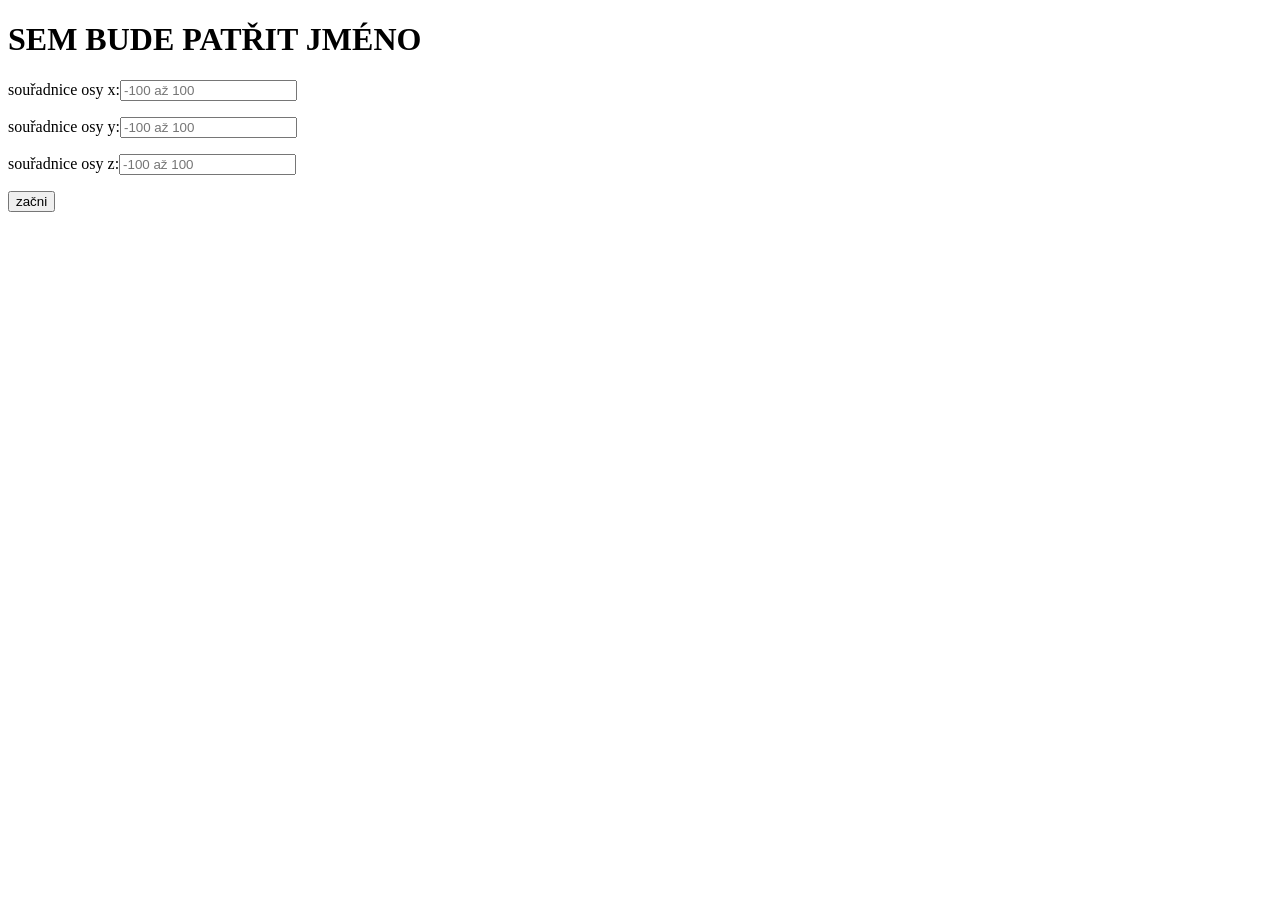
<file: index.html>
<!DOCTYPE html>
<html>

<head>
    <script src="js/arit.js"></script>
    <script src="js/big.js-master/big.js"></script>
    <meta charset="utf-8">
    <title>Zde pak možná bude jméno</title>
</head>

<body>
    <div id="container">
        <form class="container" id="form1">
            <h1>SEM BUDE PATŘIT JMÉNO</h1>

            <label for=" osax "> souřadnice osy x:</label><input type="number" id="osax" name="osax" placeholder="-100 až 100 ">
            <p id="osaxE"></p>

            <label for="osay "> souřadnice osy y:</label><input type="number" id="osay" name="osay" placeholder="-100 až 100 ">
            <p id="osayE"></p>

            <label for="osaz "> souřadnice osy z:</label><input type="number" id="osaz" name="osaz" placeholder="-100 až 100 ">
            <p id="osazE"></p>

            <button class="button" type="button" id="tlacitko" onclick="aritmetic(this)"> <link rel="icon" href="obr/icons8-robot-96.png"> začni</button>
        </form>
    </div>
</body>

</html>
</file>
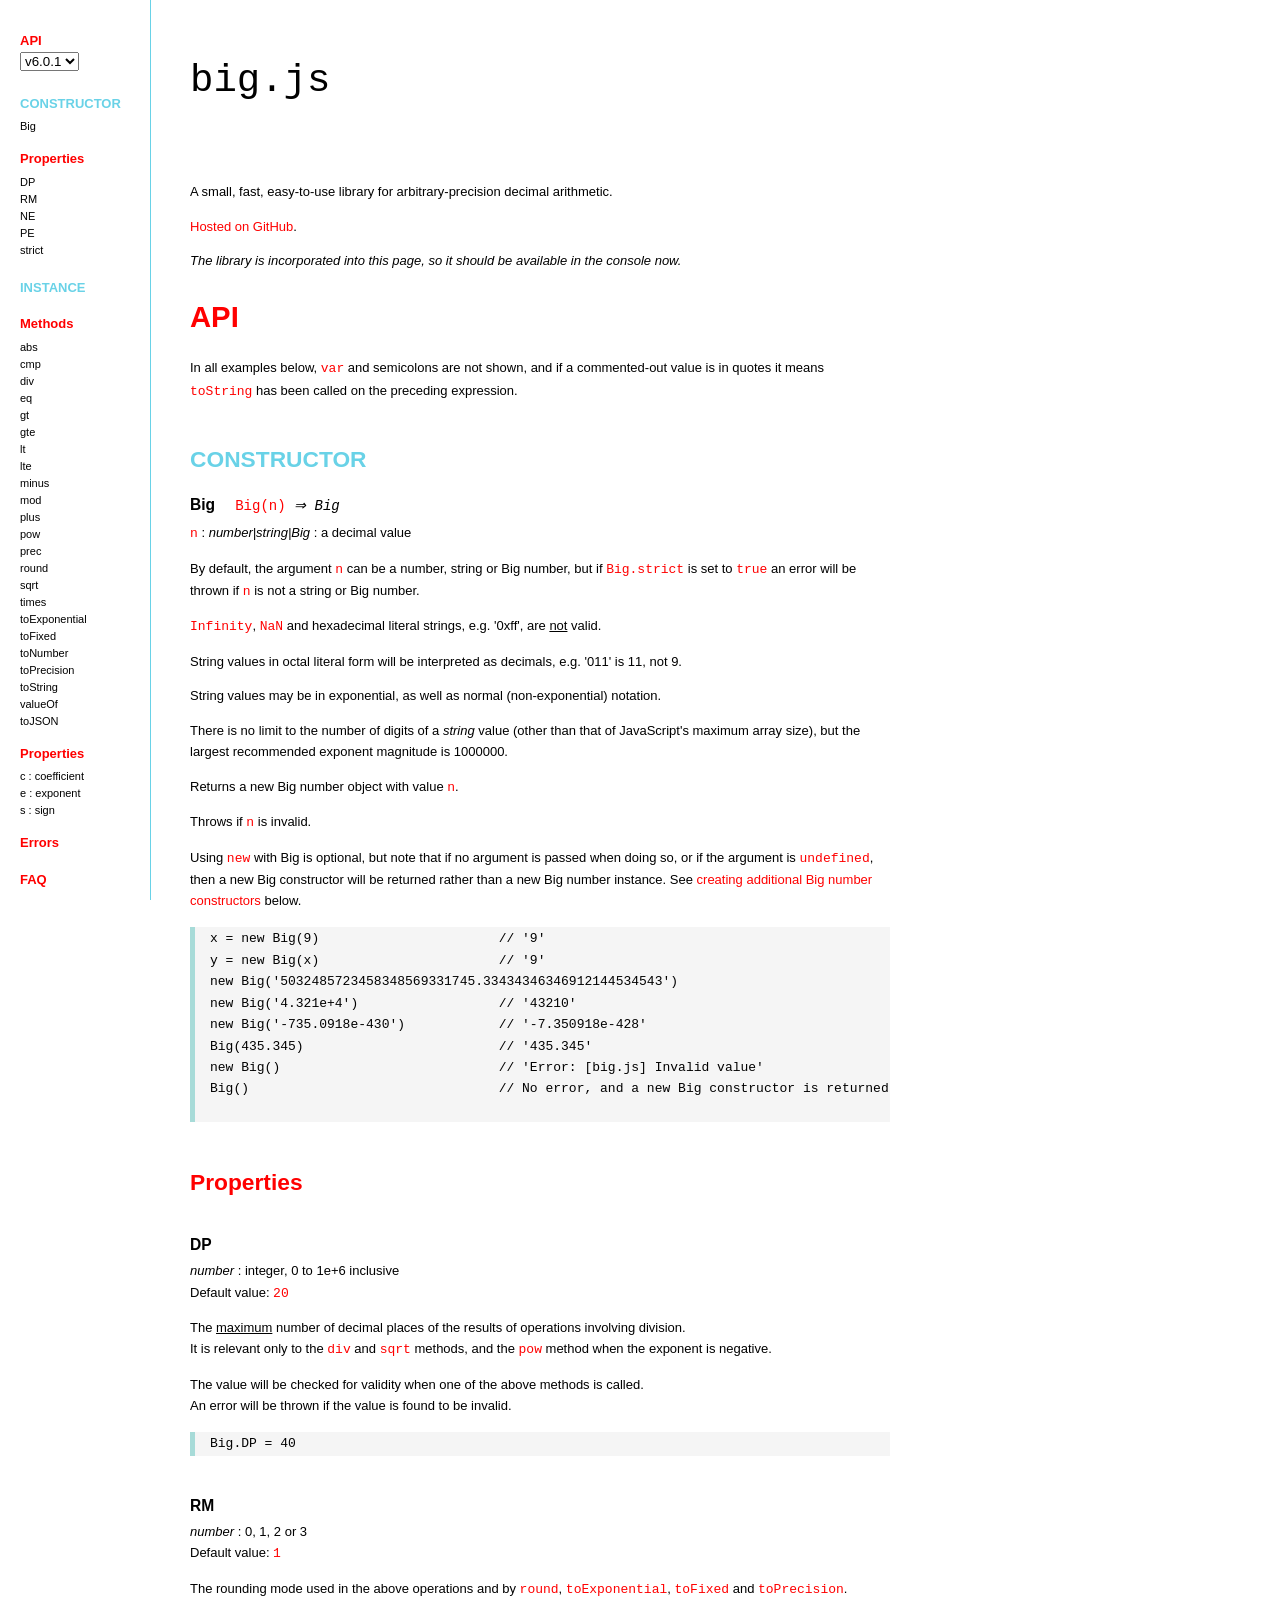
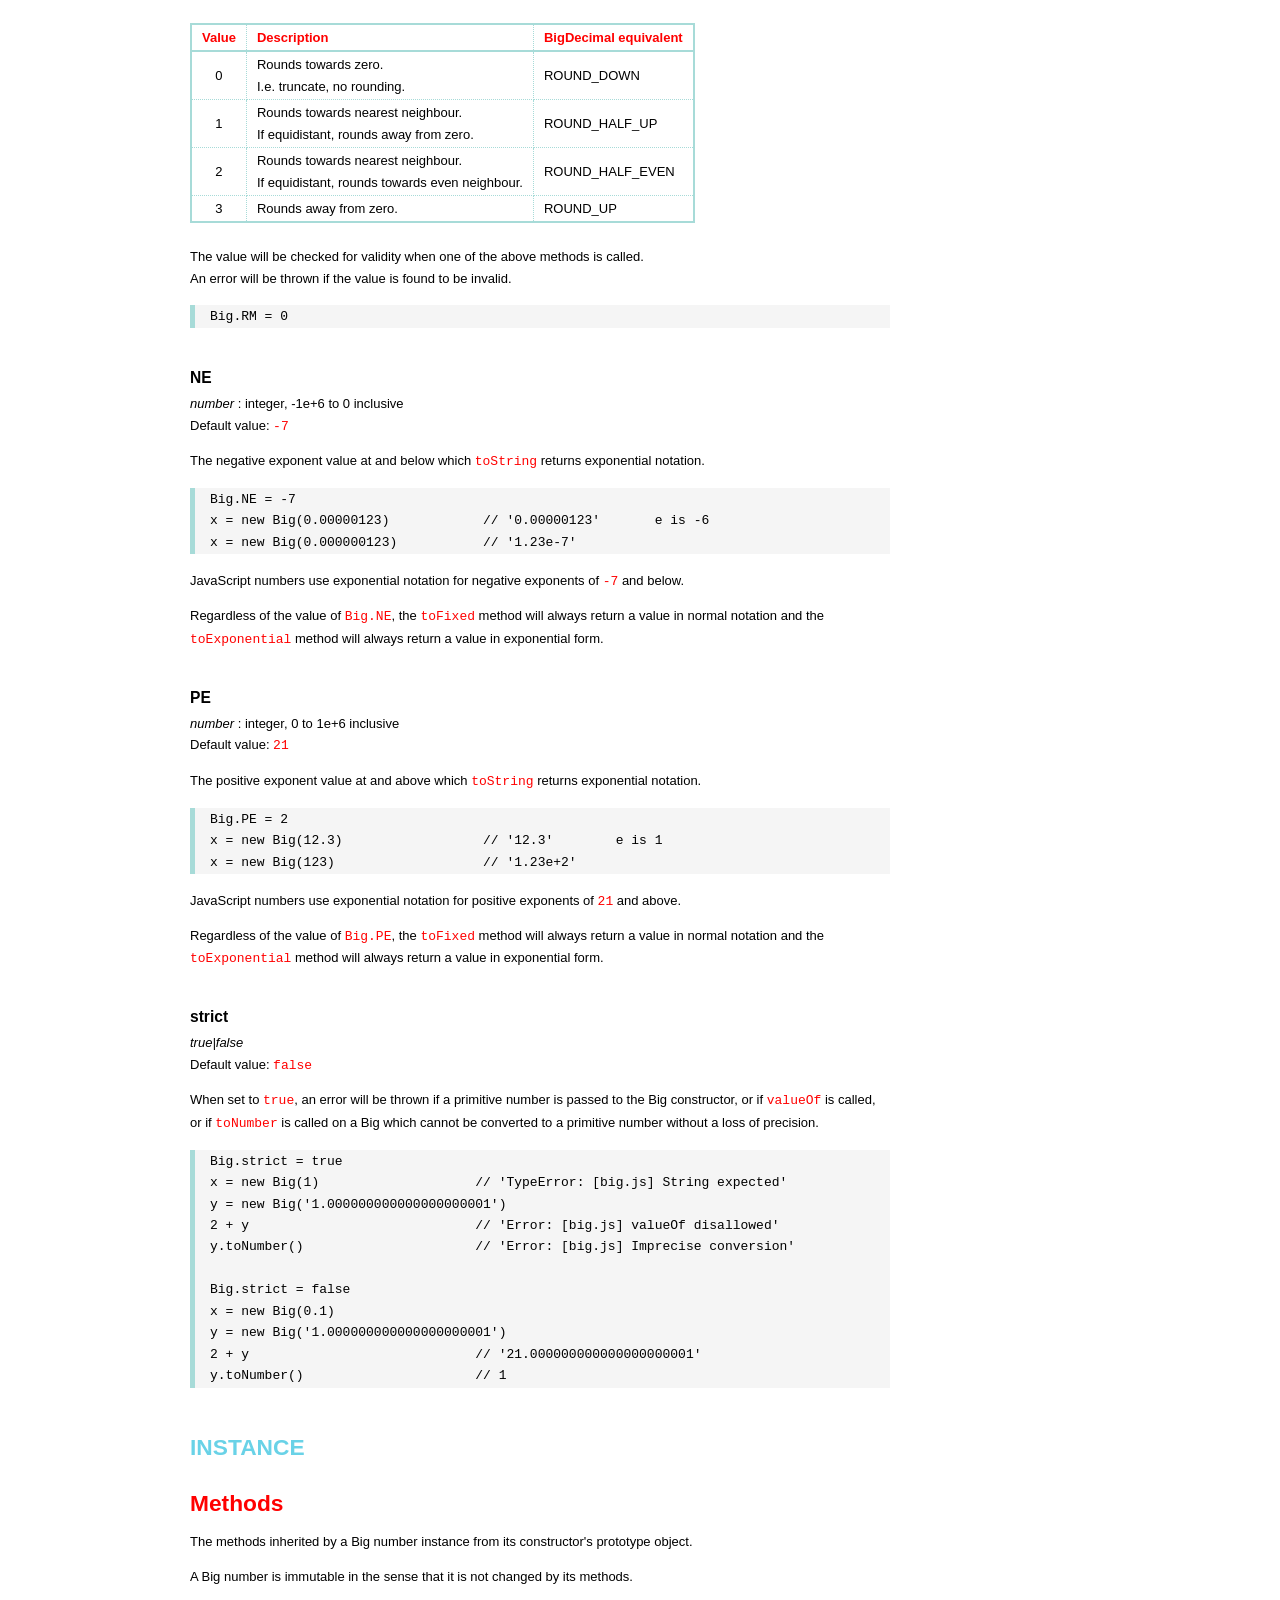
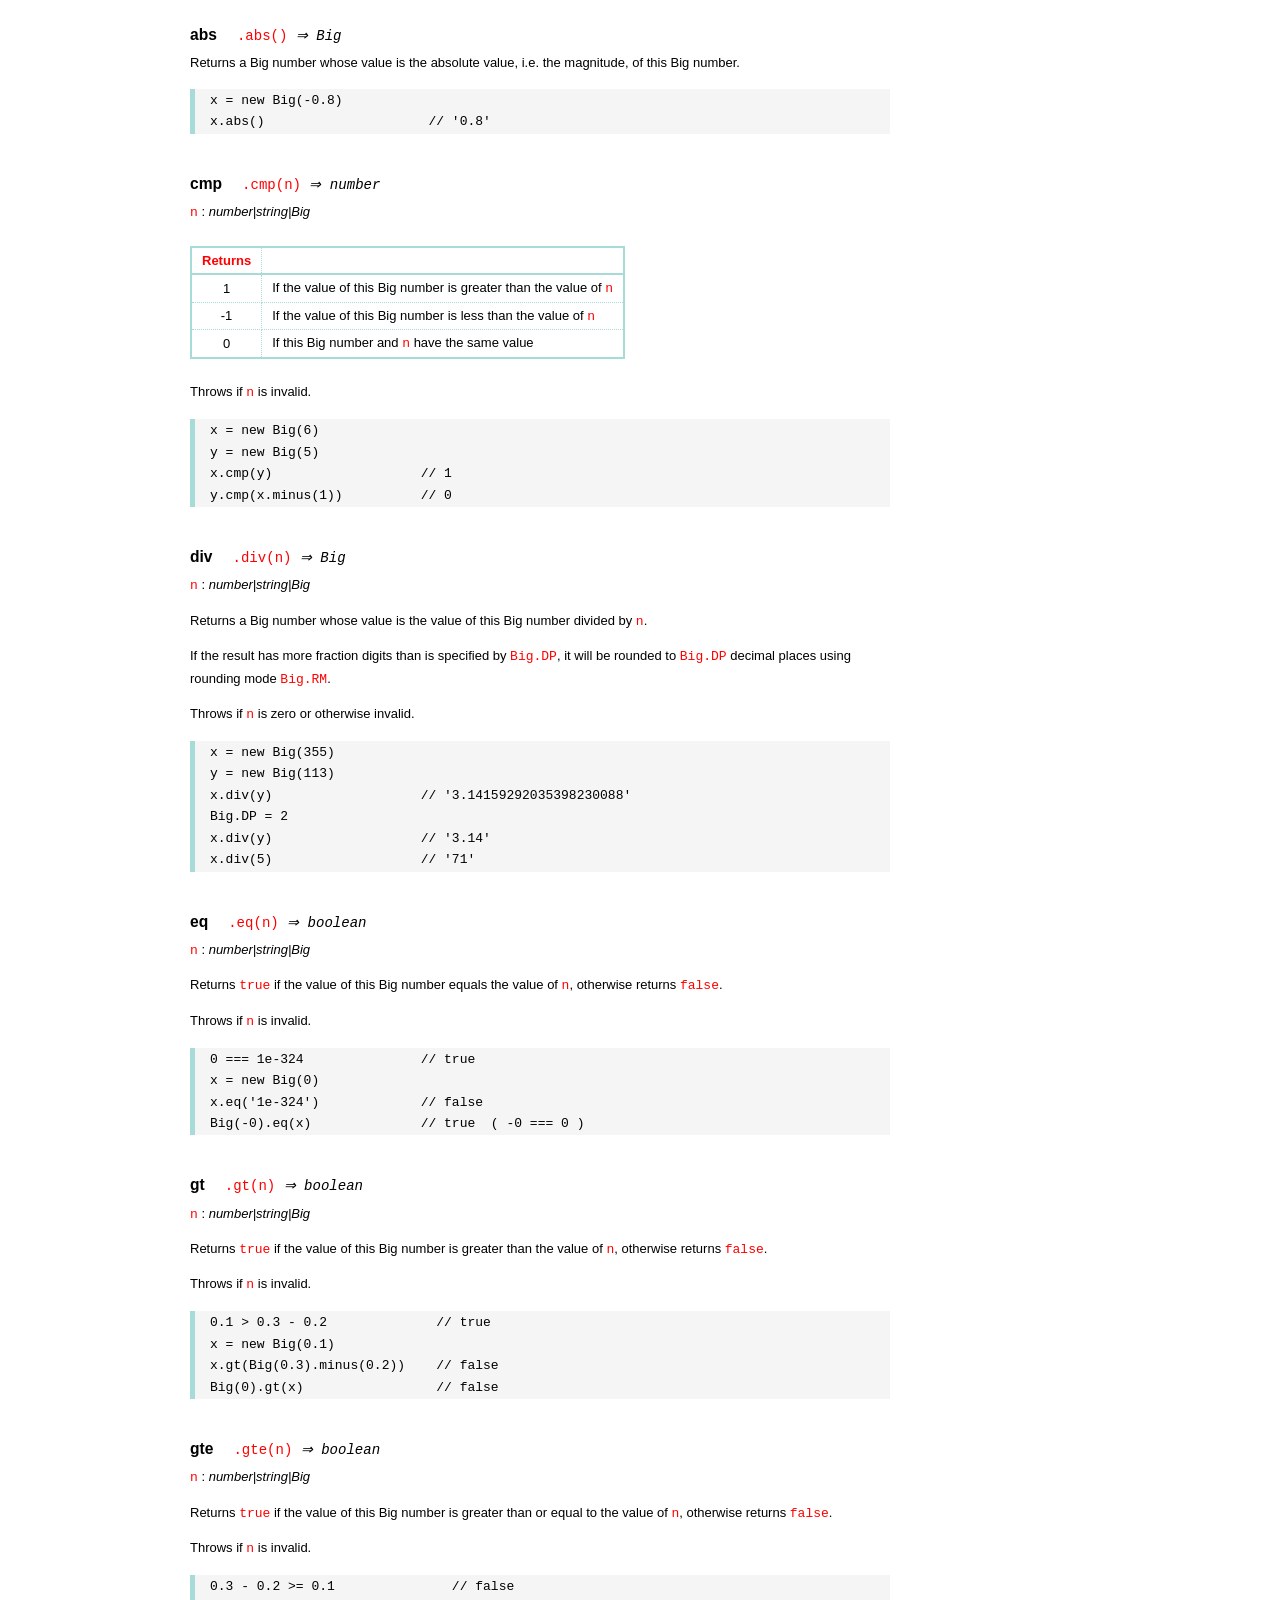
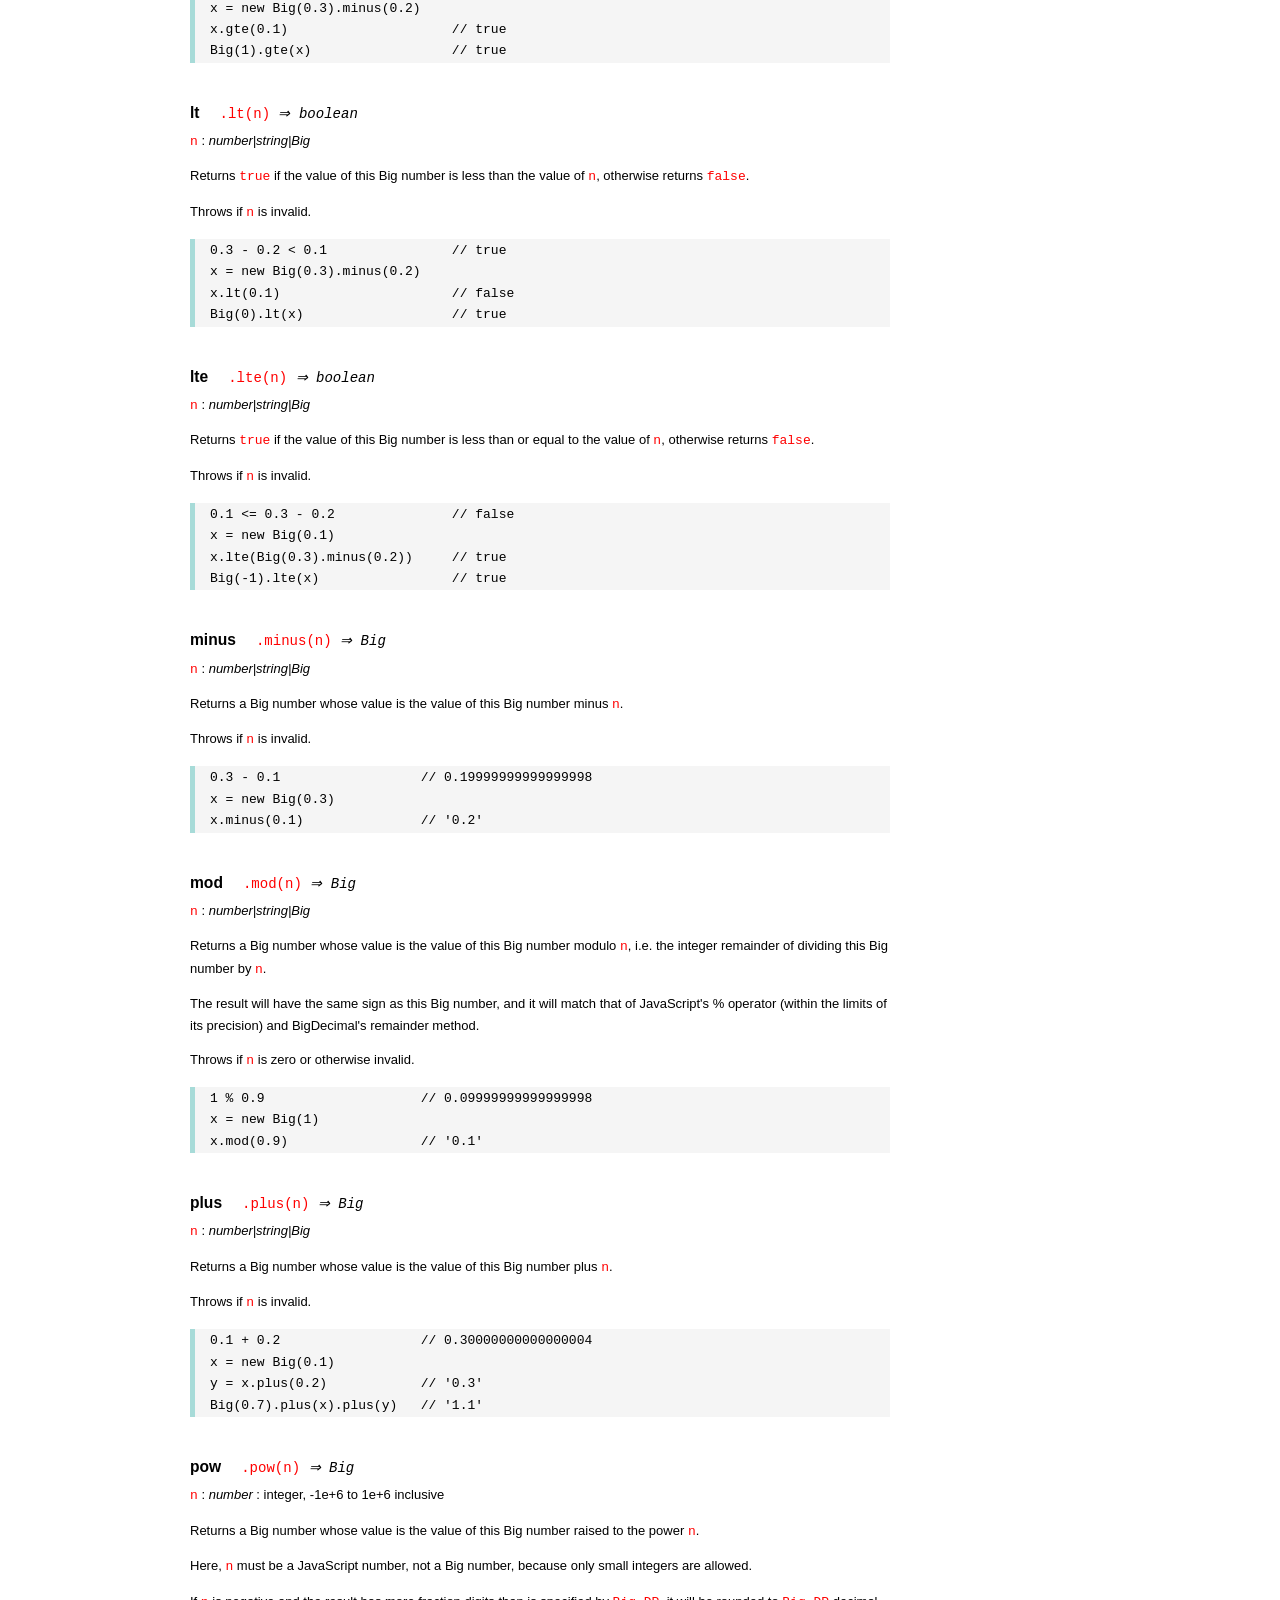
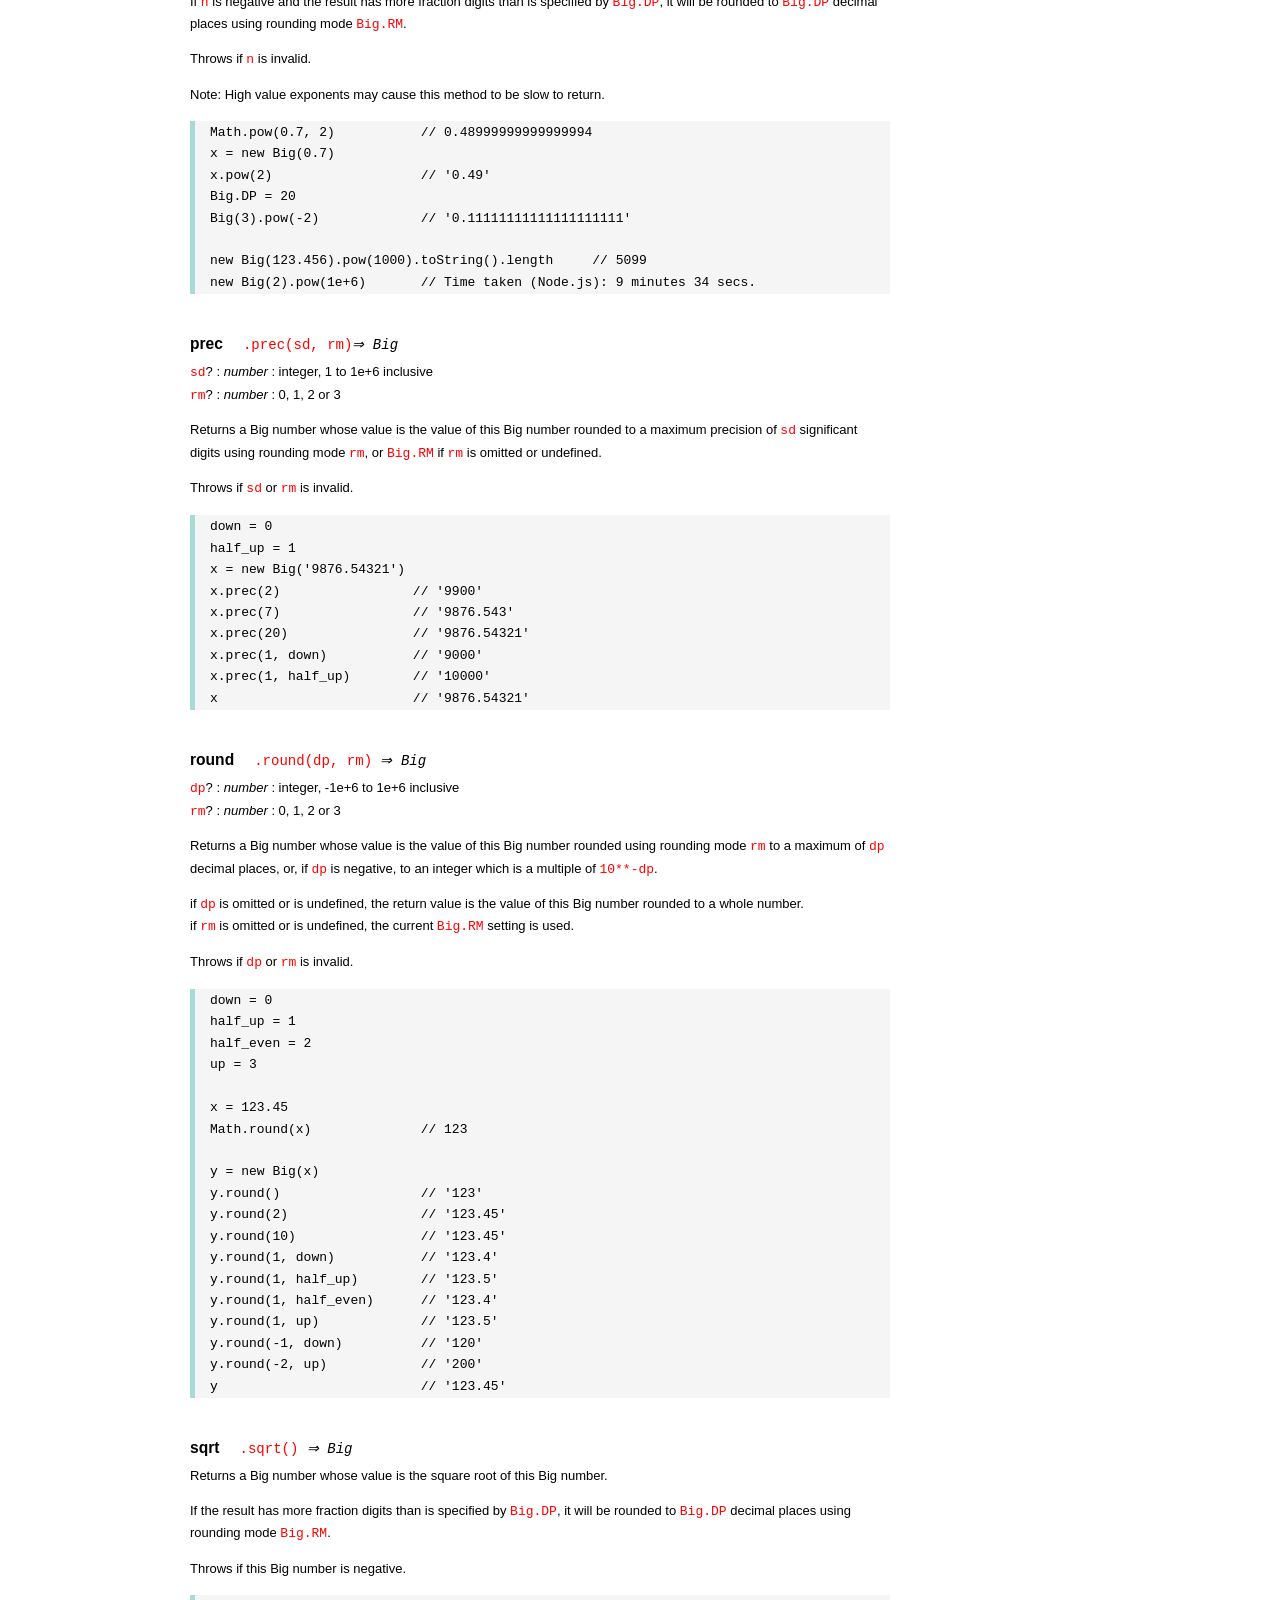
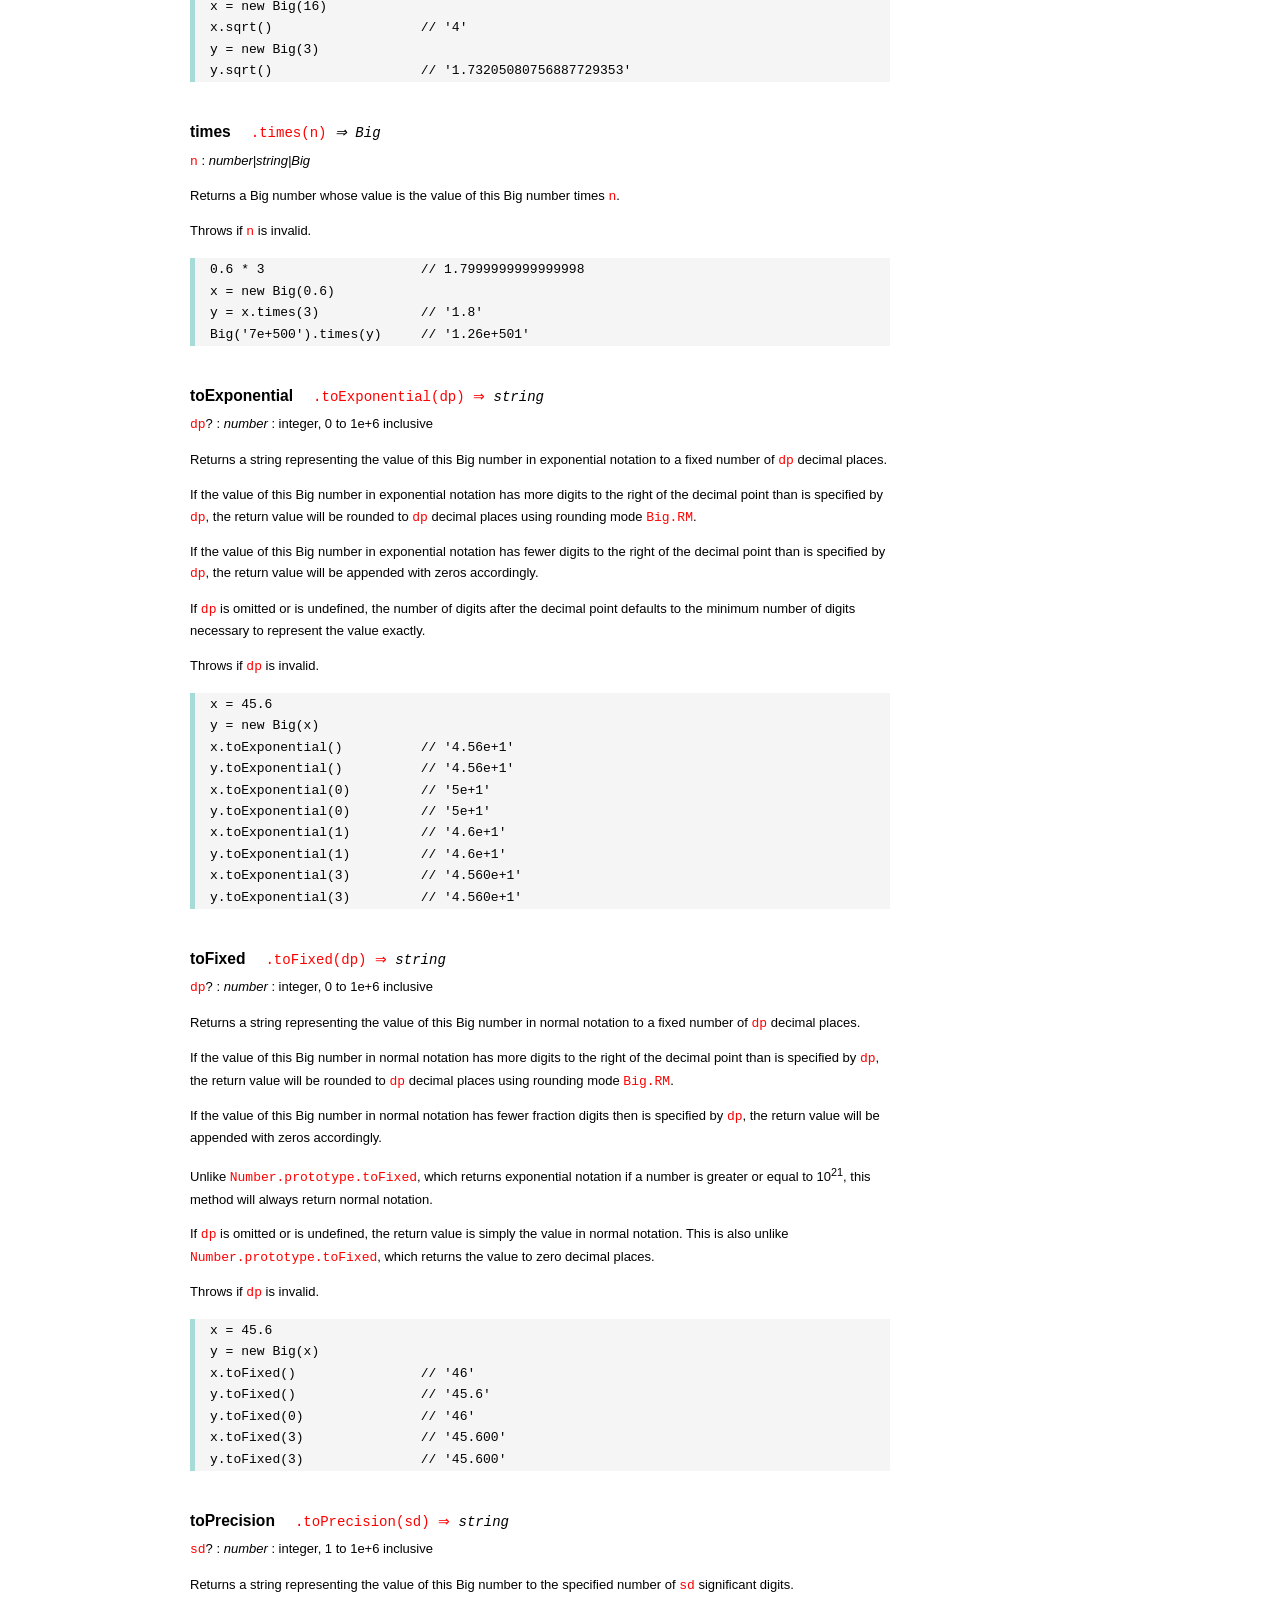
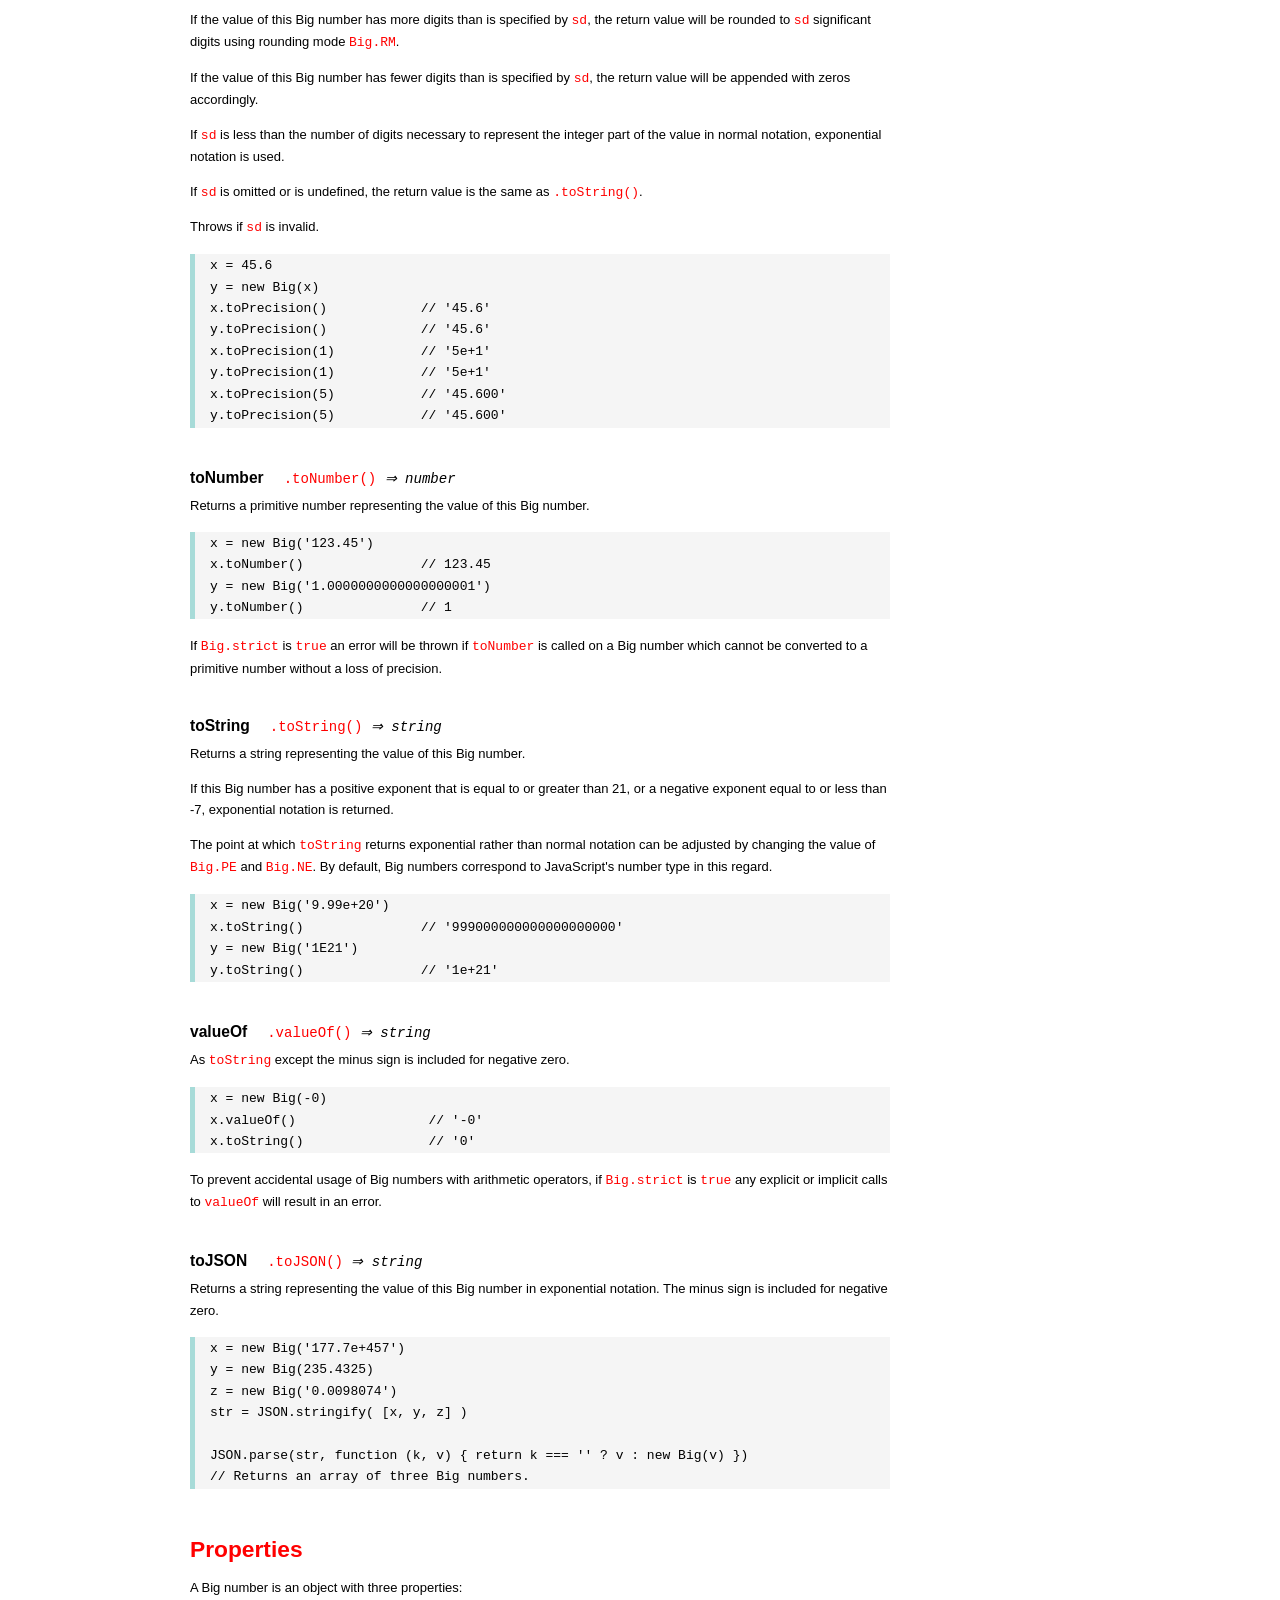
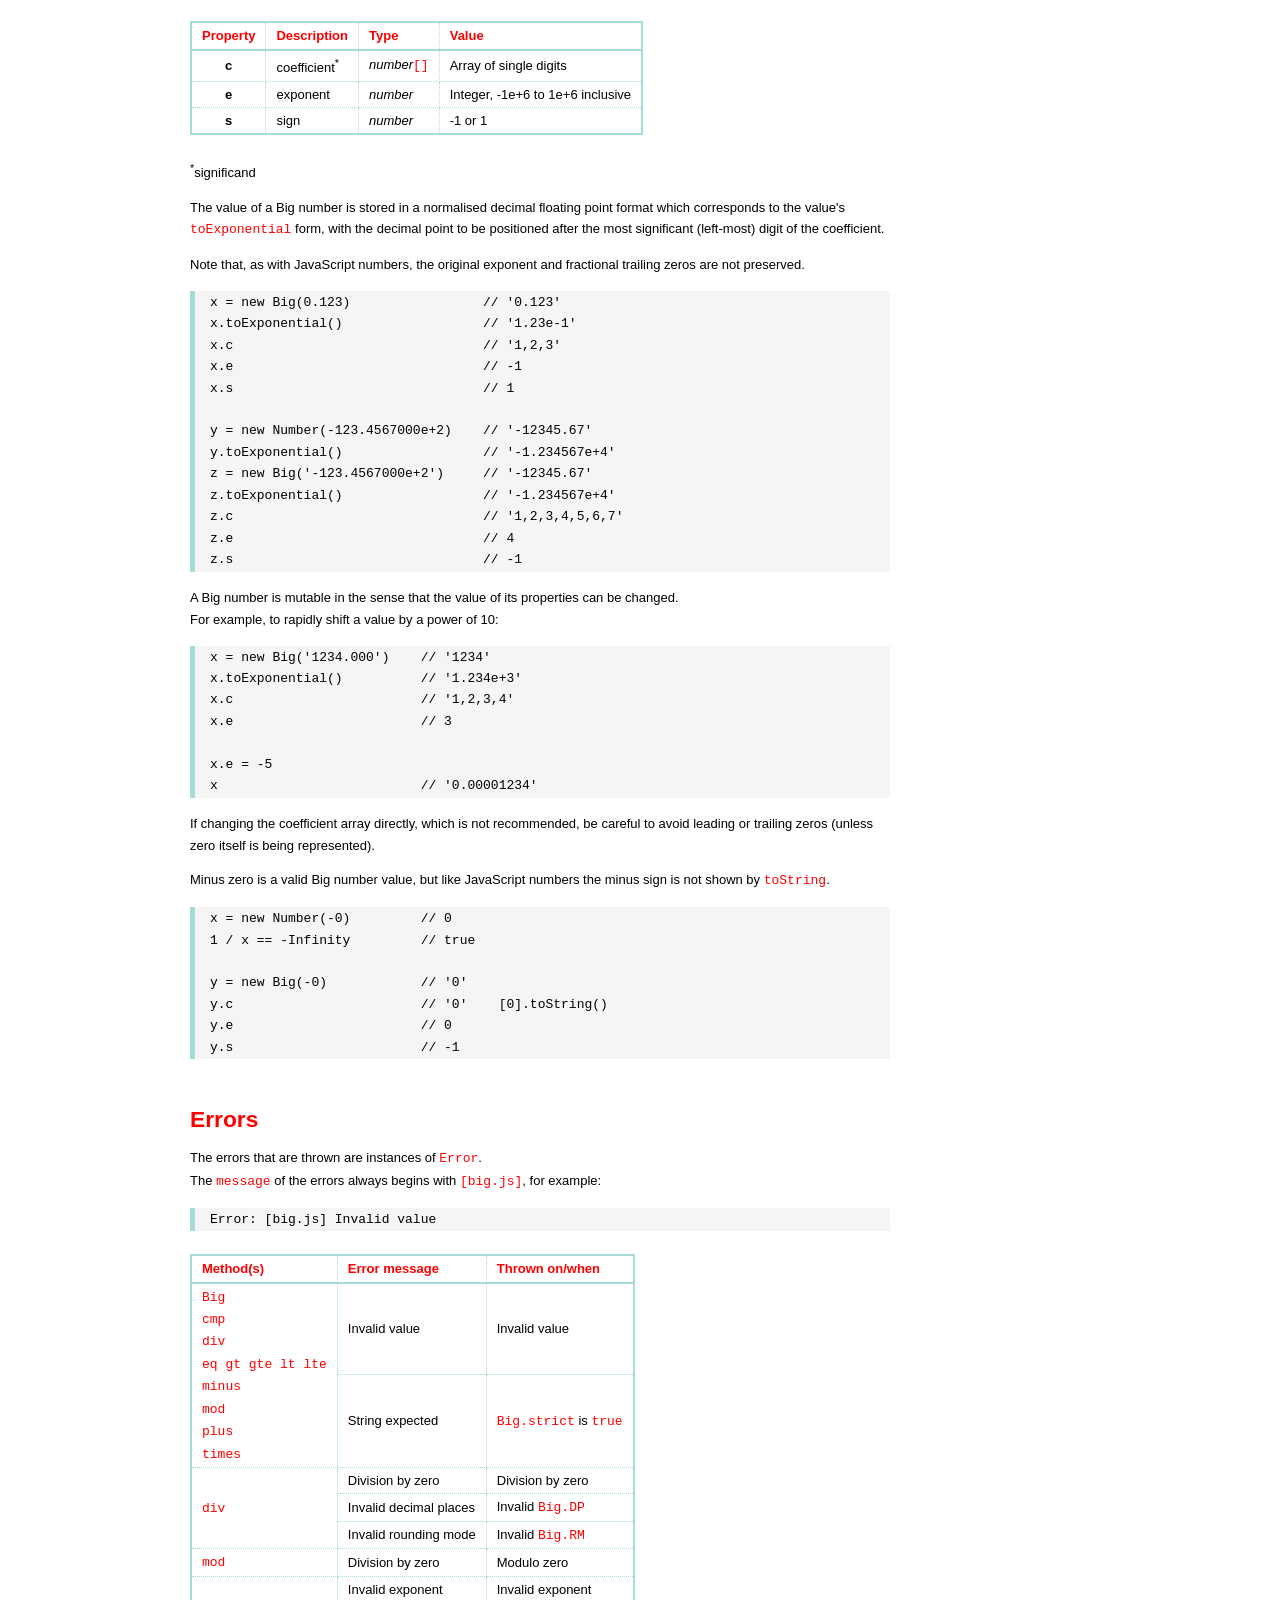
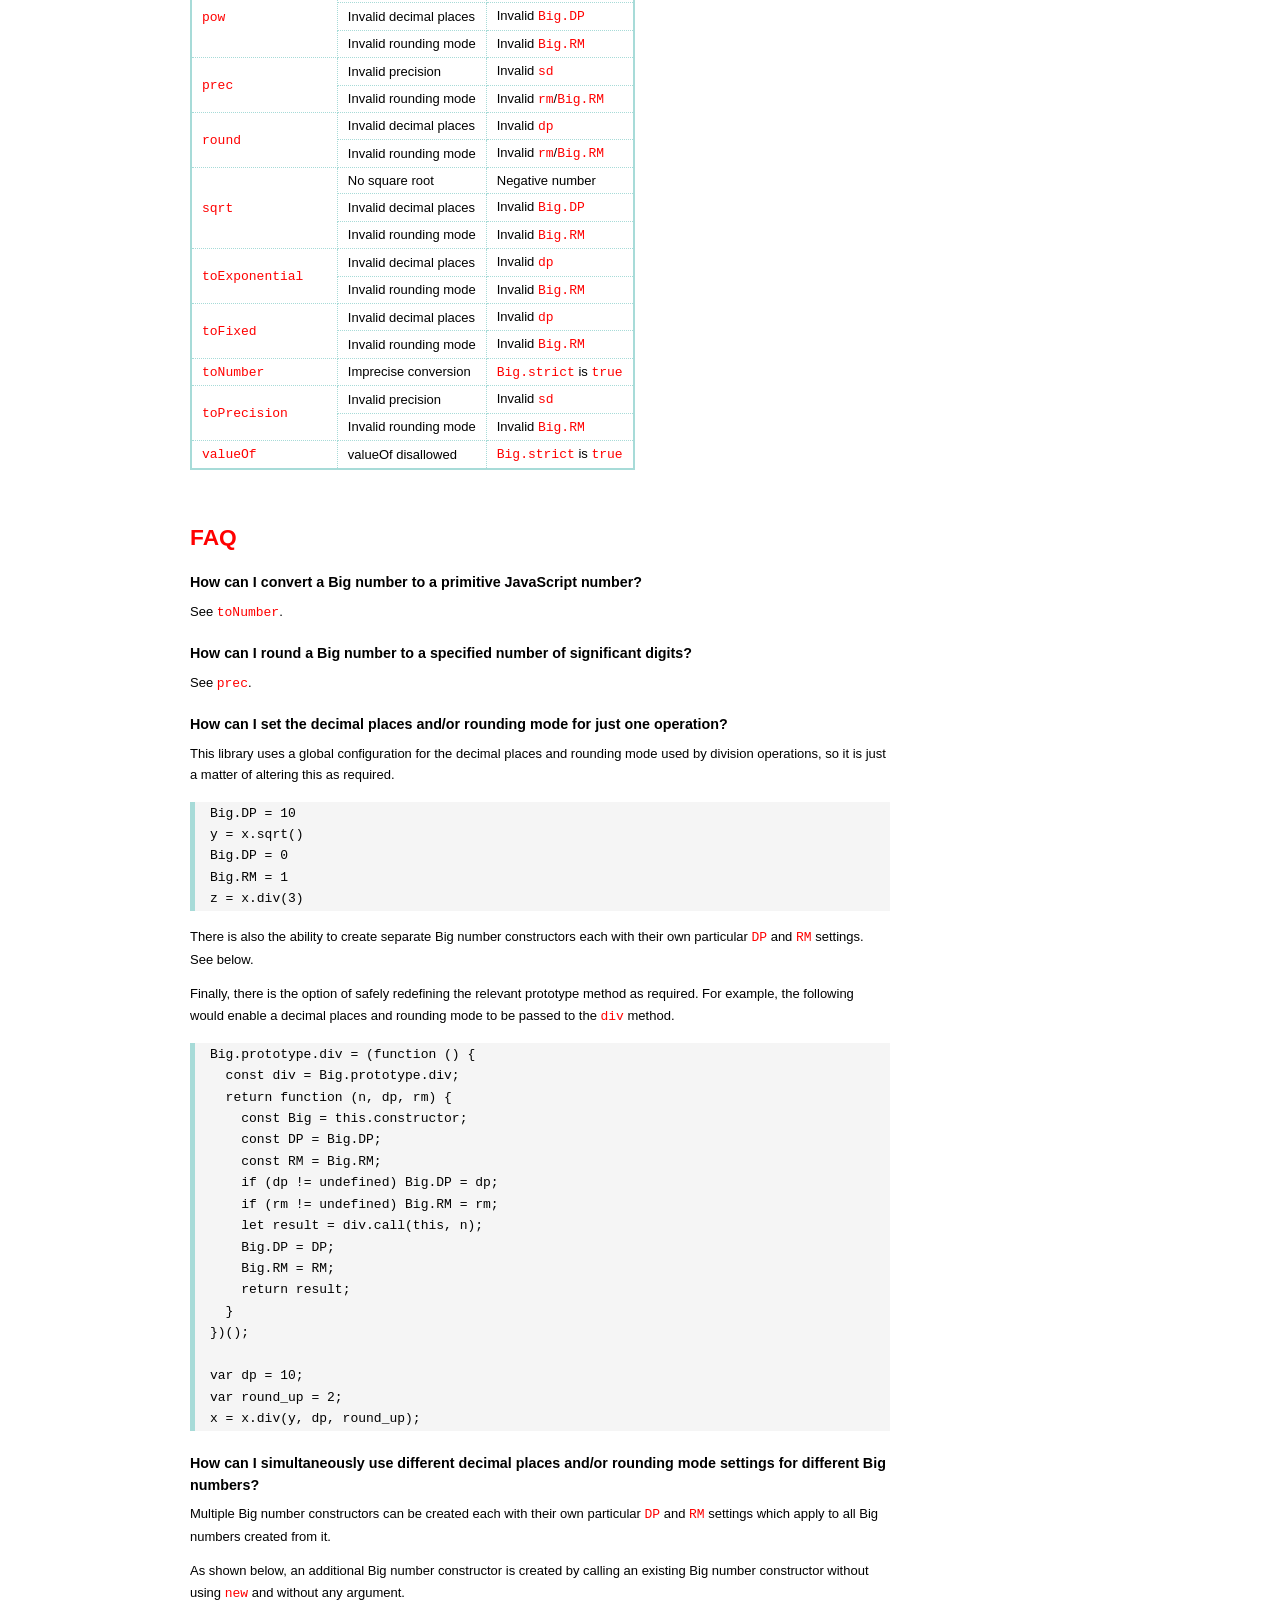
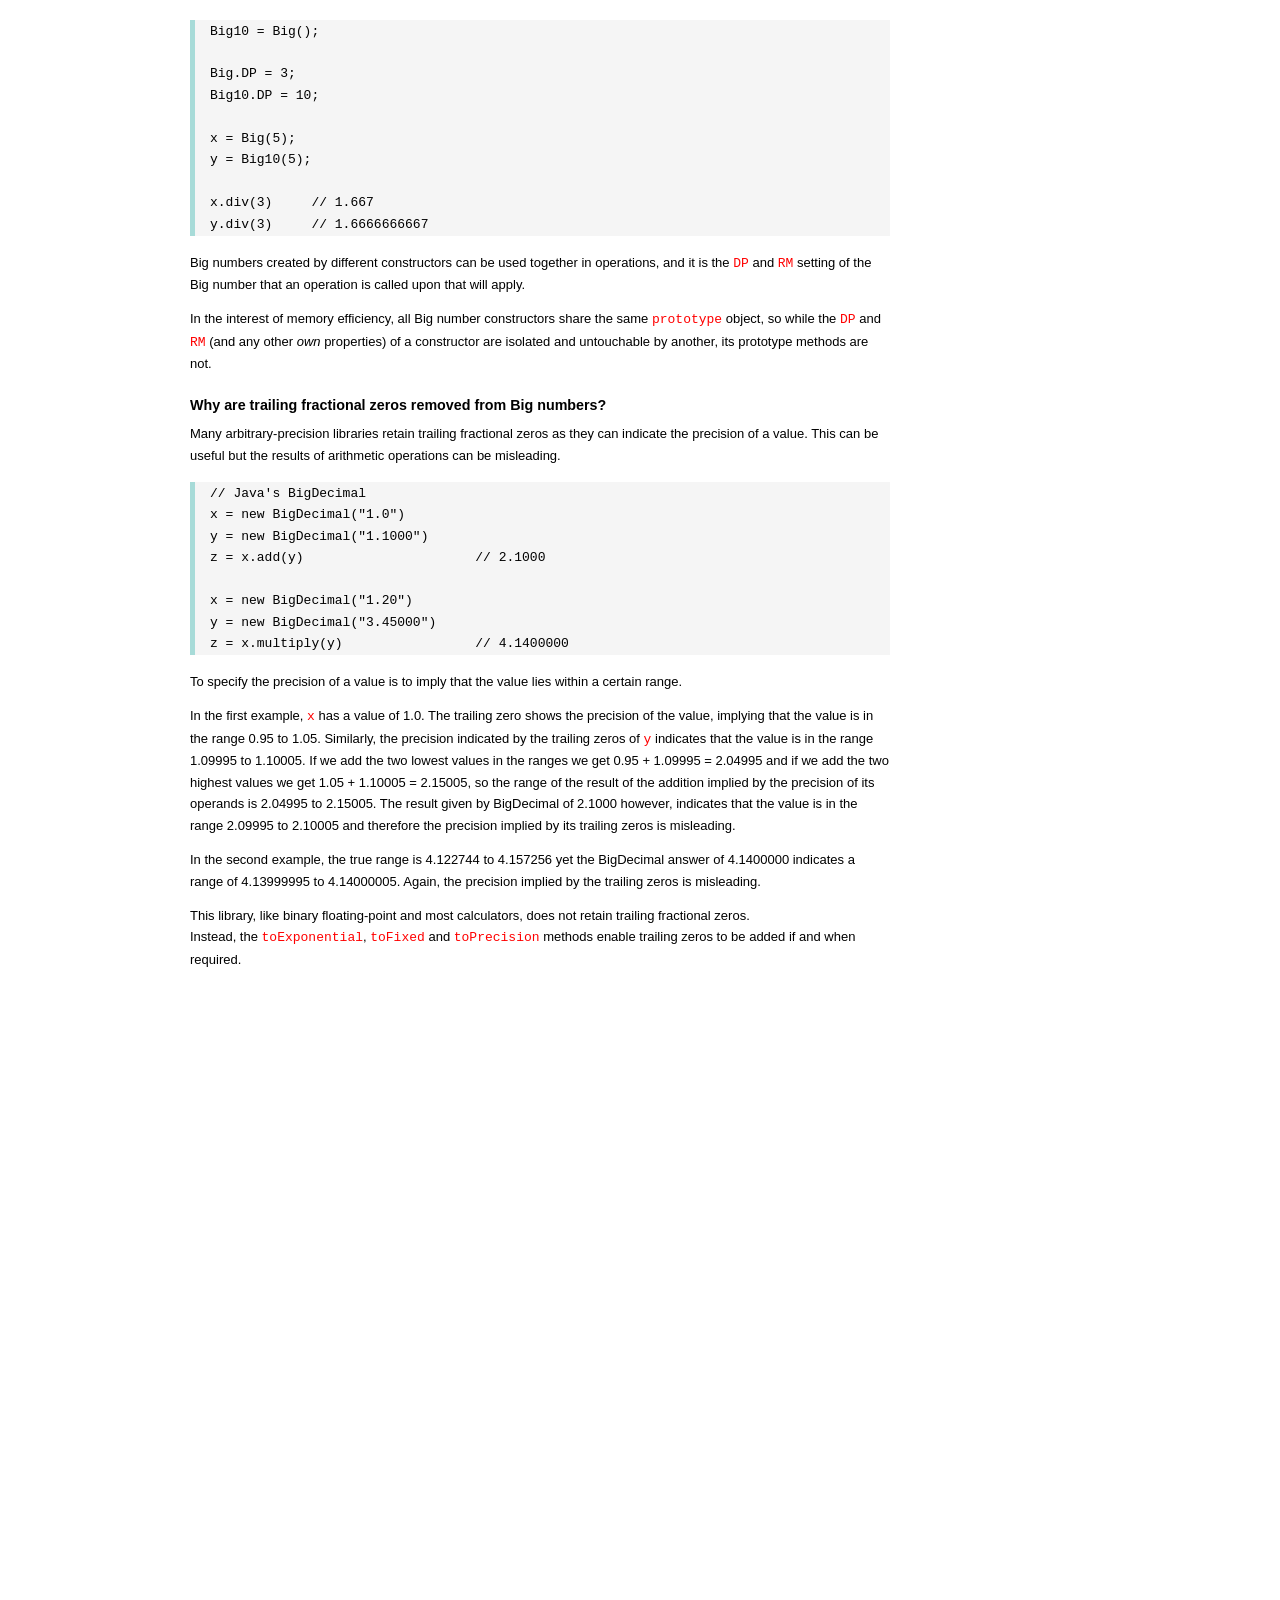
<file: js/big.js-master/docs/index.html>
<!DOCTYPE HTML>
<html>
<head>
  <meta charset="utf-8">
  <meta name="Author" content="M Mclaughlin">
  <title>big.js API</title>
  <style>
html{font-family:sans-serif;font-size:100%}
body{font-family:"Helvetica Neue",Helvetica,Arial,sans-serif;font-size:13px;
  line-height:1.65em;background:#fff;min-height:100%;margin:0}
body,i{color:#000}
.nav{background:#fff;position:fixed;top:0;bottom:0;left:0;width:130px;
  overflow-y:auto;padding:15px 0 30px 20px; border-right: 1px solid #69d2e7}
div.container{width:700px;margin:30px 0 50px 190px}
p{margin:0 0 1em;width:700px}
pre,ul{margin:1em 0}
h1,h2,h3,h4,h5{margin:0;padding:1.5em 0 0}
h1,h2{padding:.75em 0 1em}
h1{font:400 3em Consolas, monaco, monospace;color:#000;margin-bottom:1em}
h2{font-size:2.25em;color:#f00}
h3{font-size:1.75em;color:#69d2e7}
h4{font-size:1.75em;color:#f00;padding-bottom:.75em}
h5{font-size:1.2em;padding-bottom:.3em}
h6{font-size:1.1em;margin:0;padding:0.5em 0}
b{font-weight:700}
a,a:visited{color:#f00;text-decoration:none}
a:active,a:hover{outline:0;text-decoration:underline}
a:hover{text-decoration:underline}
.nav a,.nav b,.nav a:visited{display:block;color:#f00;font-weight:700;
  margin-top:15px}
.nav b{color:#69d2e7;margin-top:20px;cursor:default;width:auto}
ul{list-style-type:none;padding:0 0 0 20px}
.nav ul{line-height:14px;padding-left:0;margin:5px 0 0}
.nav ul a,.nav ul a:visited{display:inline;color:#000;font-family:Verdana,
  Geneva,sans-serif;font-size:11px;font-weight:400;margin:0}
.inset,ul.inset{margin-left:20px}
code.inset{font-size:.9em}
.nav li{cursor:pointer;width:auto;margin:0 0 3px}
span.alias{font-style:italic;margin-left:20px}
table{border-collapse:collapse;border-spacing:0;border:2px solid #a7dbd8;
  margin:1.75em 0;padding:0}
td,th{text-align:left;margin:0;padding:2px 10px;border:1px dotted #a7dbd8}
th{border-top:2px solid #a7dbd8;border-bottom:2px solid #a7dbd8;color:#f00}
pre{background:#f5f5f5;white-space:pre-wrap;word-wrap:break-word;
  border-left:5px solid #a7dbd8;padding:1px 0 1px 15px;margin:1.2em 0}
code,pre{font-family:Monaco,Consolas,"Lucida Console",monospace;
  font-weight:400}
.end{margin-bottom:25px}
code, .nav-title, .error{color:#f00}
.centre{text-align:center}

  </style>
</head>
<body>

  <div class="nav">

    <a class='nav-title' href="#">API</a>
    <select id="version" name="version" onchange="location.href=this.value;this.selectedIndex=0">
      <option value="" selected>v6.0.1</option>
      <option value="legacy/v5.2.x.html">v5.2.x</option>
      <option value="legacy/v5.1.x.html">v5.1.x</option>
      <option value="legacy/v5.0.x.html">v5.0.x</option>
      <option value="legacy/v4.x.x.html">v4.x.x</option>
      <option value="legacy/v3.2.x.html">v3.2.x</option>
      <option value="legacy/v3.1.x.html">v3.1.x</option>
      <option value="legacy/v3.0.x.html">v3.0.x</option>
      <option value="legacy/v2.x.x.html">v2.x.x</option>
      <option value="legacy/v1.x.x.html">v1.x.x</option>
    </select>

    <b> CONSTRUCTOR </b>
    <ul>
      <li><a href="#big">Big</a></li>
    </ul>

    <a href="#constructor-properties">Properties</a>
    <ul>
      <li><a href="#dp"    >DP</a></li>
      <li><a href="#rm"    >RM</a></li>
      <li><a href="#eneg"  >NE</a></li>
      <li><a href="#epos"  >PE</a></li>
      <li><a href="#strict">strict</a></li>
    </ul>

    <b> INSTANCE </b>

    <a href="#prototype-methods">Methods</a>
    <ul>
      <li><a href="#abs"    >abs</a></li>
      <li><a href="#cmp"    >cmp</a></li>
      <li><a href="#div"    >div</a></li>
      <li><a href="#eq"     >eq</a></li>
      <li><a href="#gt"     >gt</a></li>
      <li><a href="#gte"    >gte</a></li>
      <li><a href="#lt"     >lt</a></li>
      <li><a href="#lte"    >lte</a></li>
      <li><a href="#minus"  >minus</a></li>
      <li><a href="#mod"    >mod</a></li>
      <li><a href="#plus"   >plus</a></li>
      <li><a href="#pow"    >pow</a></li>
      <li><a href="#prec"   >prec</a></li>
      <li><a href="#round"  >round</a></li>
      <li><a href="#sqrt"   >sqrt</a></li>
      <li><a href="#times"  >times</a></li>
      <li><a href="#toE"    >toExponential</a></li>
      <li><a href="#toF"    >toFixed</a></li>
      <li><a href="#toN"    >toNumber</a></li>
      <li><a href="#toP"    >toPrecision</a></li>
      <li><a href="#toS"    >toString</a></li>
      <li><a href="#valueOf">valueOf</a></li>
      <li><a href="#toJSON" >toJSON</a></li>
    </ul>

    <a href="#instance-properties">Properties</a>
    <ul>
      <li><a href="#coefficient">c : coefficient</a></li>
      <li><a href="#exponent"   >e : exponent</a></li>
      <li><a href="#sign"       >s : sign</a></li>
    </ul>

    <a href="#Errors">Errors</a>

    <a class='end' href="#faq">FAQ</a>

  </div>

  <div class="container">

    <h1>big.js</h1>

    <p>
      A small, fast, easy-to-use library for arbitrary-precision decimal
      arithmetic.
    </p>

    <p><a href="https://github.com/MikeMcl/big.js/">Hosted on GitHub</a>.</p>
    <p>
      <i>
        The library is incorporated into this page, so it should be available in
        the console now.
      </i>
    </p>

    <h2>API</h2>

    <p>
      In all examples below, <code>var</code> and semicolons are not shown, and
      if a commented-out value is in quotes it means <code>toString</code> has
      been called on the preceding expression.
    </p>



    <h3>CONSTRUCTOR</h3>

    <h5 id="big">
      Big<code class='inset'>Big(n) <i>&rArr; Big</i></code>
    </h5>
    <p><code>n</code> : <i>number|string|Big</i> : a decimal value</p>
    <p>
      By default, the argument <code>n</code> can be a number, string or Big number,
      but if <a href='#strict'><code>Big.strict</code></a> is set to <code>true</code>
      an error will be thrown if <code>n</code> is not a string or Big number.
    </p>
    <p>
      <code>Infinity</code>, <code>NaN</code> and hexadecimal literal
      strings, e.g. '0xff', are <u>not</u> valid.
    </p>
    <p>
      String values in octal literal form will be interpreted as decimals,
      e.g. '011' is 11, not 9.
    </p>
    <p>
      String values may be in exponential, as well as normal (non-exponential)
      notation.
    </p>
    <p>
      There is no limit to the number of digits of a <em>string</em> value
      (other than that of JavaScript's maximum array size), but the largest
      recommended exponent magnitude is 1000000.
    </p>
    <p>Returns a new Big number object with value <code>n</code>.</p>
    <p>Throws if <code>n</code> is invalid.</p>
    <p>
      Using <code>new</code> with Big is optional, but note that if no argument
      is passed when doing so, or if the argument is <code>undefined</code>,
      then a new Big constructor will be returned rather than a new Big number
      instance. See <a href='#multiple'>creating additional Big number constructors</a>
      below.
    </p>
    <pre>
x = new Big(9)                       // '9'
y = new Big(x)                       // '9'
new Big('5032485723458348569331745.33434346346912144534543')
new Big('4.321e+4')                  // '43210'
new Big('-735.0918e-430')            // '-7.350918e-428'
Big(435.345)                         // '435.345'
new Big()                            // 'Error: [big.js] Invalid value'
Big()                                // No error, and a new Big constructor is returned
    </pre>



    <h4 id="constructor-properties">Properties</h4>

    <h5 id="dp">DP</h5>
    <p>
      <i>number</i> : integer, 0 to 1e+6 inclusive<br />
      Default value: <code>20</code>
    </p>
    <p>
      The <u>maximum</u> number of decimal places of the results of operations
      involving division.<br />
      It is relevant only to the <code>div</code> and <code>sqrt</code> methods,
      and the <code>pow</code> method when the exponent is negative.
    </p>
    <p>
      The value will be checked for validity when one of the above methods is
      called.<br /> An error will be thrown if the value is found to be invalid.
    </p>
    <pre>Big.DP = 40</pre>



    <h5 id="rm">RM</h5>
    <p>
      <i>number</i> : 0, 1, 2 or 3<br />
      Default value: <code>1</code>
    </p>
    <p>
      The rounding mode used in the above operations and by
      <a href='#round'><code>round</code></a>,
      <a href='#toE'><code>toExponential</code></a>,
      <a href='#toF'><code>toFixed</code></a> and
      <a href='#toP'><code>toPrecision</code></a>.
    </p>
    <table>
      <tr>
        <th>Value</th>
        <th>Description</th>
        <th>BigDecimal equivalent</th>
      </tr>
      <tr>
        <td class='centre'>0</td>
        <td>
          Rounds towards zero.<br />
          I.e. truncate, no rounding.
        </td>
        <td id="round-down">ROUND_DOWN</td>
      </tr>
      <tr>
        <td class='centre'>1</td>
        <td>
          Rounds towards nearest neighbour.<br />
          If equidistant, rounds away from zero.
        </td>
        <td id="round-half-up">ROUND_HALF_UP</td>
      </tr>
      <tr>
        <td class='centre'>2</td>
        <td>
          Rounds towards nearest neighbour.<br />
          If equidistant, rounds towards even neighbour.
        </td>
        <td id="round-half-even">ROUND_HALF_EVEN</td>
      </tr>
      <tr>
        <td class='centre'>3</td>
        <td>Rounds away from zero.</td>
        <td id="round-up">ROUND_UP</td>
      </tr>
    </table>
    <p>
      The value will be checked for validity when one of the above methods is
      called.<br /> An error will be thrown if the value is found to be invalid.
    </p>
    <pre>Big.RM = 0</pre>



    <h5 id="eneg">NE</h5>
    <p>
      <i>number</i> : integer, -1e+6 to 0 inclusive<br />
      Default value: <code>-7</code>
    </p>
    <p>
      The negative exponent value at and below which
      <a href='#toS'><code>toString</code></a> returns exponential notation.
    </p>
    <pre>
Big.NE = -7
x = new Big(0.00000123)            // '0.00000123'       e is -6
x = new Big(0.000000123)           // '1.23e-7'</pre>
    <p>
      JavaScript numbers use exponential notation for negative exponents of
      <code>-7</code> and below.
    </p>
    <p>
      Regardless of the value of <code>Big.NE</code>, the
      <a href='#toF'><code>toFixed</code></a> method will always return a value
      in normal notation and the <a href='#toE'><code>toExponential</code></a>
      method will always return a value in exponential form.
    </p>



    <h5 id="epos">PE</h5>
    <p>
      <i>number</i> : integer, 0 to 1e+6 inclusive<br />
      Default value: <code>21</code>
    </p>
    <p>
      The positive exponent value at and above which
      <a href='#toS'><code>toString</code></a> returns exponential notation.
    </p>
    <pre>
Big.PE = 2
x = new Big(12.3)                  // '12.3'        e is 1
x = new Big(123)                   // '1.23e+2'</pre>
    <p>
      JavaScript numbers use exponential notation for positive exponents of
      <code>21</code> and above.
    </p>
    <p>
      Regardless of the value of <code>Big.PE</code>, the
      <a href='#toF'><code>toFixed</code></a> method will always return a value
      in normal notation and the <a href='#toE'><code>toExponential</code></a>
      method will always return a value in exponential form.
    </p>



    <h5 id="strict">strict</h5>
    <p>
      <i>true|false</i><br />
      Default value: <code>false</code>
    </p>
    <p>
      When set to <code>true</code>, an error will be thrown if a primitive number
      is passed to the Big constructor, or if <a href='#valueOf'><code>valueOf</code></a>
      is called, or if <a href='#toN'><code>toNumber</code></a> is called on a Big
      which cannot be converted to a primitive number without a loss of precision.
    </p>
    <pre>
Big.strict = true
x = new Big(1)                    // 'TypeError: [big.js] String expected'
y = new Big('1.000000000000000000001')
2 + y                             // 'Error: [big.js] valueOf disallowed'
y.toNumber()                      // 'Error: [big.js] Imprecise conversion'

Big.strict = false
x = new Big(0.1)
y = new Big('1.000000000000000000001')
2 + y                             // '21.000000000000000000001'
y.toNumber()                      // 1</pre>



    <h3>INSTANCE</h3>

    <h4 id="prototype-methods">Methods</h4>
    <p>
      The methods inherited by a Big number instance from its constructor's
      prototype object.
    </p>
    <p>
      A Big number is immutable in the sense that it is not changed by its
      methods.
    </p>



    <h5 id="abs">abs<code class='inset'>.abs() <i>&rArr; Big</i></code></h5>
    <p>
      Returns a Big number whose value is the absolute value, i.e. the
      magnitude, of this Big number.
    </p>
    <pre>
x = new Big(-0.8)
x.abs()                     // '0.8'</pre>



    <h5 id="cmp">
      cmp<code class='inset'>.cmp(n) <i>&rArr; number</i></code>
    </h5>
    <p><code>n</code> : <i>number|string|Big</i><br /></p>
    <table>
      <tr>
        <th>Returns</th>
        <th colspan=2>&nbsp;</th>
      </tr>
      <tr>
        <td class='centre'>1</td>
        <td>
          If the value of this Big number is greater than the value of
          <code>n</code>
        </td>
      </tr>
      <tr>
        <td class='centre'>-1</td>
        <td>
          If the value of this Big number is less than the value of
          <code>n</code>
        </td>
      </tr>
      <tr>
        <td class='centre'>0</td>
        <td>If this Big number and <code>n</code> have the same value</td>
      </tr>
    </table>
    <p>Throws if <code>n</code> is invalid.</p>
    <pre>
x = new Big(6)
y = new Big(5)
x.cmp(y)                   // 1
y.cmp(x.minus(1))          // 0</pre>



    <h5 id="div">div<code class='inset'>.div(n) <i>&rArr; Big</i></code></h5>
    <p><code>n</code> : <i>number|string|Big</i><br /></p>
    <p>
      Returns a Big number whose value is the value of this Big number divided
      by <code>n</code>.
    </p>
    <p>
      If the result has more fraction digits than is specified by
      <a href='#dp'><code>Big.DP</code></a>, it will be rounded to
      <a href='#dp'><code>Big.DP</code></a> decimal places using rounding mode
      <a href='#rm'><code>Big.RM</code></a>.
    </p>
    <p>Throws if <code>n</code> is zero or otherwise invalid.</p>
    <pre>
x = new Big(355)
y = new Big(113)
x.div(y)                   // '3.14159292035398230088'
Big.DP = 2
x.div(y)                   // '3.14'
x.div(5)                   // '71'</pre>



    <h5 id="eq">eq<code class='inset'>.eq(n) <i>&rArr; boolean</i></code></h5>
    <p><code>n</code> : <i>number|string|Big</i></p>
    <p>
      Returns <code>true</code> if the value of this Big number equals the value
      of <code>n</code>, otherwise returns <code>false</code>.
    </p>
    <p>Throws if <code>n</code> is invalid.</p>
    <pre>
0 === 1e-324               // true
x = new Big(0)
x.eq('1e-324')             // false
Big(-0).eq(x)              // true  ( -0 === 0 )</pre>



    <h5 id="gt">
      gt<code class='inset'>.gt(n) <i>&rArr; boolean</i></code>
    </h5>
    <p><code>n</code> : <i>number|string|Big</i></p>
    <p>
      Returns <code>true</code> if the value of this Big number is greater than
      the value of <code>n</code>, otherwise returns <code>false</code>.
    </p>
    <p>Throws if <code>n</code> is invalid.</p>
    <pre>
0.1 &gt; 0.3 - 0.2              // true
x = new Big(0.1)
x.gt(Big(0.3).minus(0.2))    // false
Big(0).gt(x)                 // false</pre>



    <h5 id="gte">
      gte<code class='inset'>.gte(n) <i>&rArr; boolean</i></code>
    </h5>
    <p><code>n</code> : <i>number|string|Big</i></p>
    <p>
      Returns <code>true</code> if the value of this Big number is greater than
      or equal to the value of <code>n</code>, otherwise returns
      <code>false</code>.
    </p>
    <p>Throws if <code>n</code> is invalid.</p>
    <pre>
0.3 - 0.2 &gt;= 0.1               // false
x = new Big(0.3).minus(0.2)
x.gte(0.1)                     // true
Big(1).gte(x)                  // true</pre>



    <h5 id="lt">
      lt<code class='inset'>.lt(n) <i>&rArr; boolean</i></code>
    </h5>
    <p><code>n</code> : <i>number|string|Big</i></p>
    <p>
      Returns <code>true</code> if the value of this Big number is less than the
      value of <code>n</code>, otherwise returns <code>false</code>.
    </p>
    <p>Throws if <code>n</code> is invalid.</p>
    <pre>
0.3 - 0.2 &lt; 0.1                // true
x = new Big(0.3).minus(0.2)
x.lt(0.1)                      // false
Big(0).lt(x)                   // true</pre>



    <h5 id="lte">
      lte<code class='inset'>.lte(n) <i>&rArr; boolean</i></code>
    </h5>
    <p><code>n</code> : <i>number|string|Big</i></p>
    <p>
      Returns <code>true</code> if the value of this Big number is less than or
      equal to the value of <code>n</code>, otherwise returns
      <code>false</code>.
    </p>
    <p>Throws if <code>n</code> is invalid.</p>
    <pre>
0.1 &lt;= 0.3 - 0.2               // false
x = new Big(0.1)
x.lte(Big(0.3).minus(0.2))     // true
Big(-1).lte(x)                 // true</pre>



    <h5 id="minus">
      minus<code class='inset'>.minus(n) <i>&rArr; Big</i></code>
    </h5>
    <p><code>n</code> : <i>number|string|Big</i></p>
    <p>
      Returns a Big number whose value is the value of this Big number minus
      <code>n</code>.
    </p>
    <p>Throws if <code>n</code> is invalid.</p>
    <pre>
0.3 - 0.1                  // 0.19999999999999998
x = new Big(0.3)
x.minus(0.1)               // '0.2'</pre>



    <h5 id="mod">mod<code class='inset'>.mod(n) <i>&rArr; Big</i></code></h5>
    <p><code>n</code> : <i>number|string|Big</i></p>
    <p>
      Returns a Big number whose value is the value of this Big number modulo
      <code>n</code>, i.e. the integer remainder of dividing this Big number by
      <code>n</code>.
    </p>
    <p>
      The result will have the same sign as this Big number, and it will match
      that of JavaScript's % operator (within the limits of its precision) and
      BigDecimal's remainder method.
    </p>
     <p>Throws if <code>n</code> is zero or otherwise invalid.</p>
    <pre>
1 % 0.9                    // 0.09999999999999998
x = new Big(1)
x.mod(0.9)                 // '0.1'</pre>



    <h5 id="plus">
      plus<code class='inset'>.plus(n) <i>&rArr; Big</i></code>
    </h5>
    <p><code>n</code> : <i>number|string|Big</i></p>
    <p>
      Returns a Big number whose value is the value of this Big number plus
      <code>n</code>.
    </p>
    <p>Throws if <code>n</code> is invalid.</p>
    <pre>
0.1 + 0.2                  // 0.30000000000000004
x = new Big(0.1)
y = x.plus(0.2)            // '0.3'
Big(0.7).plus(x).plus(y)   // '1.1'</pre>



    <h5 id="pow">pow<code class='inset'>.pow(n) <i>&rArr; Big</i></code>
    </h5>
    <p>
      <code>n</code> : <i>number</i> : integer, -1e+6 to 1e+6 inclusive
    </p>
    <p>
      Returns a Big number whose value is the value of this Big number raised to
      the power <code>n</code>.
    </p>
    <p>
      Here, <code>n</code> must be a JavaScript number, not a Big number,
      because only small integers are allowed.
    </p>
    <p>
      If <code>n</code> is negative and the result has more fraction digits
      than is specified by <a href='#dp'><code>Big.DP</code></a>, it will be
      rounded to <a href='#dp'><code>Big.DP</code></a> decimal places using
      rounding mode <a href='#rm'><code>Big.RM</code></a>.
    </p>
    <p>
      Throws if <code>n</code> is invalid.
    </p>
    <p>
      Note: High value exponents may cause this method to be slow to return.
    </p>
    <pre>
Math.pow(0.7, 2)           // 0.48999999999999994
x = new Big(0.7)
x.pow(2)                   // '0.49'
Big.DP = 20
Big(3).pow(-2)             // '0.11111111111111111111'

new Big(123.456).pow(1000).toString().length     // 5099
new Big(2).pow(1e+6)       // Time taken (Node.js): 9 minutes 34 secs.</pre>



    <h5 id="prec">prec<code class='inset'>.prec(sd, rm)<i>&rArr; Big</i></code></h5>
    <p>
      <code>sd</code>? : <i>number</i> : integer, 1 to 1e+6 inclusive
      <br />
      <code>rm</code>? : <i>number</i> : 0, 1, 2 or 3
    </p>
    <p>
      Returns a Big number whose value is the value of this Big number rounded
      to a maximum precision of <code>sd</code> significant digits using rounding mode
      <code>rm</code>, or <a href='#rm'><code>Big.RM</code></a> if <code>rm</code> is
      omitted or undefined.
    </p>
    <p>
      Throws if <code>sd</code> or <code>rm</code> is invalid.
    </p>
    <pre>
down = 0
half_up = 1
x = new Big('9876.54321')
x.prec(2)                 // '9900'
x.prec(7)                 // '9876.543'
x.prec(20)                // '9876.54321'
x.prec(1, down)           // '9000'
x.prec(1, half_up)        // '10000'
x                         // '9876.54321'</pre>



    <h5 id="round">
      round<code class='inset'>.round(dp, rm)
      <i>&rArr; Big</i></code>
    </h5>
    <p>
      <code>dp</code>? : <i>number</i> : integer, -1e+6 to 1e+6 inclusive
      <br />
      <code>rm</code>? : <i>number</i> : 0, 1, 2 or 3
    </p>
    <p>
      Returns a Big number whose value is the value of this Big number rounded
      using rounding mode <code>rm</code> to a maximum of <code>dp</code>
      decimal places, or, if <code>dp</code> is negative, to an integer which
      is a multiple of <code>10**-dp</code>.
    </p>
    <p>
      if <code>dp</code> is omitted or is undefined, the return value is the value of this Big
      number rounded to a whole number.<br />
      if <code>rm</code> is omitted or is undefined, the current
      <a href='#rm'><code>Big.RM</code></a> setting is used.
    </p>
    <p>
      Throws if <code>dp</code> or <code>rm</code> is invalid.
    </p>
    <pre>
down = 0
half_up = 1
half_even = 2
up = 3

x = 123.45
Math.round(x)              // 123

y = new Big(x)
y.round()                  // '123'
y.round(2)                 // '123.45'
y.round(10)                // '123.45'
y.round(1, down)           // '123.4'
y.round(1, half_up)        // '123.5'
y.round(1, half_even)      // '123.4'
y.round(1, up)             // '123.5'
y.round(-1, down)          // '120'
y.round(-2, up)            // '200'
y                          // '123.45'</pre>



    <h5 id="sqrt">sqrt<code class='inset'>.sqrt() <i>&rArr; Big</i></code></h5>
    <p>
      Returns a Big number whose value is the square root of this Big number.
    </p>
    <p>
      If the result has more fraction digits than is specified by
      <a href='#dp'><code>Big.DP</code></a>, it will be rounded to
      <a href='#dp'><code>Big.DP</code></a> decimal places using rounding mode
      <a href='#rm'><code>Big.RM</code></a>.
    </p>
    <p>Throws if this Big number is negative.</p>
    <pre>
x = new Big(16)
x.sqrt()                   // '4'
y = new Big(3)
y.sqrt()                   // '1.73205080756887729353'</pre>



    <h5 id="times">
      times<code class='inset'>.times(n) <i>&rArr; Big</i></code>
    </h5>
    <p><code>n</code> : <i>number|string|Big</i><br /></p>
    <p>
      Returns a Big number whose value is the value of this Big number times
      <code>n</code>.
    </p>
    <p>Throws if <code>n</code> is invalid.</p>
    <pre>
0.6 * 3                    // 1.7999999999999998
x = new Big(0.6)
y = x.times(3)             // '1.8'
Big('7e+500').times(y)     // '1.26e+501'</pre>



    <h5 id="toE">
      toExponential<code class='inset'>.toExponential(dp) &rArr;
      <i>string</i></code>
    </h5>
    <p><code>dp</code>? : <i>number</i> : integer, 0 to 1e+6 inclusive</p>
    <p>
      Returns a string representing the value of this Big number in exponential
      notation to a fixed number of <code>dp</code> decimal places.
    </p>
    <p>
      If the value of this Big number in exponential notation has more digits to
      the right of the decimal point than is specified by <code>dp</code>, the
      return value will be rounded to <code>dp</code> decimal places using
      rounding mode <a href='#rm'><code>Big.RM</code></a>.
    </p>
    <p>
      If the value of this Big number in exponential notation has fewer digits
      to the right of the decimal point than is specified by <code>dp</code>,
      the return value will be appended with zeros accordingly.
    </p>
    <p>
      If <code>dp</code> is omitted or is undefined, the number of digits
      after the decimal point defaults to the minimum number of digits
      necessary to represent the value exactly.
    </p>
    <p>
      Throws if <code>dp</code> is invalid.
    </p>
    <pre>
x = 45.6
y = new Big(x)
x.toExponential()          // '4.56e+1'
y.toExponential()          // '4.56e+1'
x.toExponential(0)         // '5e+1'
y.toExponential(0)         // '5e+1'
x.toExponential(1)         // '4.6e+1'
y.toExponential(1)         // '4.6e+1'
x.toExponential(3)         // '4.560e+1'
y.toExponential(3)         // '4.560e+1'</pre>



    <h5 id="toF">
      toFixed<code class='inset'>.toFixed(dp) &rArr;
      <i>string</i></code>
    </h5>
    <p>
      <code>dp</code>? : <i>number</i> : integer, 0 to 1e+6 inclusive
    </p>
    <p>
      Returns a string representing the value of this Big number in normal
      notation to a fixed number of <code>dp</code> decimal places.
    </p>
    <p>
      If the value of this Big number in normal notation has more digits to the
      right of the decimal point than is specified by <code>dp</code>, the
      return value will be rounded to <code>dp</code> decimal places using
      rounding mode <a href='#rm'><code>Big.RM</code></a>.
    </p>
    <p>
      If the value of this Big number in normal notation has fewer fraction
      digits then is specified by <code>dp</code>, the return value will be
      appended with zeros accordingly.
    </p>
    <p>
      Unlike <code>Number.prototype.toFixed</code>, which returns
      exponential notation if a number is greater or equal to 10<sup>21</sup>,
      this method will always return normal notation.
    </p>
    <p>
      If <code>dp</code> is omitted or is undefined, the return value is
      simply the value in normal notation. This is also unlike
      <code>Number.prototype.toFixed</code>, which returns the value to zero
      decimal places.
    </p>
    <p>
      Throws if <code>dp</code> is invalid.
    </p>
    <pre>
x = 45.6
y = new Big(x)
x.toFixed()                // '46'
y.toFixed()                // '45.6'
y.toFixed(0)               // '46'
x.toFixed(3)               // '45.600'
y.toFixed(3)               // '45.600'</pre>



    <h5 id="toP">
      toPrecision<code class='inset'>.toPrecision(sd) &rArr;
      <i>string</i></code>
    </h5>
    <p><code>sd</code>? : <i>number</i> : integer, 1 to 1e+6 inclusive</p>
    <p>
      Returns a string representing the value of this Big number to the
      specified number of <code>sd</code> significant digits.
    </p>
    <p>
      If the value of this Big number has more digits than is specified by
      <code>sd</code>, the return value will be rounded to <code>sd</code>
      significant digits using rounding mode
      <a href='#rm'><code>Big.RM</code></a>.
    </p>
    <p>
      If the value of this Big number has fewer digits than is specified by
      <code>sd</code>, the return value will be appended with zeros accordingly.
    </p>
    <p>
      If <code>sd</code> is less than the number of digits necessary to
      represent the integer part of the value in normal notation,
      exponential notation is used.
    </p>
    <p>
      If <code>sd</code> is omitted or is undefined, the return value is
      the same as <code>.toString()</code>.
    </p>
    <p>
      Throws if <code>sd</code> is invalid.
    </p>
    <pre>
x = 45.6
y = new Big(x)
x.toPrecision()            // '45.6'
y.toPrecision()            // '45.6'
x.toPrecision(1)           // '5e+1'
y.toPrecision(1)           // '5e+1'
x.toPrecision(5)           // '45.600'
y.toPrecision(5)           // '45.600'</pre>



    <h5 id="toN">
      toNumber<code class='inset'>.toNumber() <i>&rArr; number</i></code>
    </h5>
    <p>
      Returns a primitive number representing the value of this Big number.
    </p>
    <pre>
x = new Big('123.45')
x.toNumber()               // 123.45
y = new Big('1.0000000000000000001')
y.toNumber()               // 1
</pre>
    <p>
      If <a href='#strict'><code>Big.strict</code></a> is <code>true</code> an
      error will be thrown if <code>toNumber</code> is called on a Big number
      which cannot be converted to a primitive number without a loss of precision.
    </p>



    <h5 id="toS">
      toString<code class='inset'>.toString() <i>&rArr; string</i></code>
    </h5>
    <p>
      Returns a string representing the value of this Big number.
    </p>
     <p>
      If this Big number has a positive exponent that is equal to or greater
      than 21, or a negative exponent equal to or less than -7, exponential
      notation is returned.
    </p>
    <p>
      The point at which <code>toString</code> returns exponential rather than
      normal notation can be adjusted by changing the value of
      <a href='#epos'><code>Big.PE</code></a> and
      <a href='#eneg'><code>Big.NE</code></a>. By default, Big numbers
      correspond to JavaScript's number type in this regard.
    </p>
    <pre>
x = new Big('9.99e+20')
x.toString()               // '999000000000000000000'
y = new Big('1E21')
y.toString()               // '1e+21'
</pre>



    <h5 id="valueOf">
      valueOf<code class='inset'>.valueOf() <i>&rArr; string</i></code>
    </h5>
    <p>
      As <code>toString</code> except the minus sign is included for negative zero.
    </p>
    <pre>
x = new Big(-0)
x.valueOf()                 // '-0'
x.toString()                // '0'</pre>
    <p>
      To prevent accidental usage of Big numbers with arithmetic operators,
      if <a href='#strict'><code>Big.strict</code></a> is <code>true</code> any
      explicit or implicit calls to <code>valueOf</code> will result in an error.
    </p>



    <h5 id="toJSON">
      toJSON<code class='inset'>.toJSON() <i>&rArr; string</i></code>
    </h5>
    <p>
      Returns a string representing the value of this Big number in exponential
      notation. The minus sign is included for negative zero.
    </p>
    <pre>
x = new Big('177.7e+457')
y = new Big(235.4325)
z = new Big('0.0098074')
str = JSON.stringify( [x, y, z] )

JSON.parse(str, function (k, v) { return k === '' ? v : new Big(v) })
// Returns an array of three Big numbers.</pre>



    <h4 id="instance-properties">Properties</h4>
    <p>
      A Big number is an object with three properties:
    </p>
    <table>
      <tr>
        <th>Property</th>
        <th>Description</th>
        <th>Type</th>
        <th>Value</th>
      </tr>
      <tr>
        <td class='centre' id='coefficient'><b>c</b></td>
        <td>coefficient<sup>*</sup></td>
        <td><i>number</i><code>[]</code></td>
        <td> Array of single digits</td>
      </tr>
      <tr>
        <td class='centre' id='exponent'><b>e</b></td>
        <td>exponent</td>
        <td><i>number</i></td>
        <td>Integer, -1e+6 to 1e+6 inclusive</td>
      </tr>
      <tr>
        <td class='centre' id='sign'><b>s</b></td>
        <td>sign</td>
        <td><i>number</i></td>
        <td>-1 or 1</td>
      </tr>
    </table>
    <p><sup>*</sup>significand</p>
    <p>
      The value of a Big number is stored in a normalised decimal floating point
      format which corresponds to the value's <code>toExponential</code> form,
      with the decimal point to be positioned after the most significant
      (left-most) digit of the coefficient.
    </p>
    <p>
      Note that, as with JavaScript numbers, the original exponent and
      fractional trailing zeros are not preserved.
    </p>
    <pre>x = new Big(0.123)                 // '0.123'
x.toExponential()                  // '1.23e-1'
x.c                                // '1,2,3'
x.e                                // -1
x.s                                // 1

y = new Number(-123.4567000e+2)    // '-12345.67'
y.toExponential()                  // '-1.234567e+4'
z = new Big('-123.4567000e+2')     // '-12345.67'
z.toExponential()                  // '-1.234567e+4'
z.c                                // '1,2,3,4,5,6,7'
z.e                                // 4
z.s                                // -1</pre>


    <p>
      A Big number is mutable in the sense that the value of its properties can
      be changed.<br />
      For example, to rapidly shift a value by a power of 10:
    </p>
    <pre>
x = new Big('1234.000')    // '1234'
x.toExponential()          // '1.234e+3'
x.c                        // '1,2,3,4'
x.e                        // 3

x.e = -5
x                          // '0.00001234'</pre>
    <p>
      If changing the coefficient array directly, which is not recommended, be
      careful to avoid leading or trailing zeros (unless zero itself is being
      represented).
    </p>
    <p>
      Minus zero is a valid Big number value, but like JavaScript numbers the
      minus sign is not shown by <code>toString</code>.
    </p>
    <pre>
x = new Number(-0)         // 0
1 / x == -Infinity         // true

y = new Big(-0)            // '0'
y.c                        // '0'    [0].toString()
y.e                        // 0
y.s                        // -1</pre>



    <h4 id='Errors'>Errors</h4>
    <p>
      The errors that are thrown are instances of <code>Error</code>.<br />
      The <code>message</code> of the errors always begins with
      <code class='error'>[big.js]</code>, for example:
    </p>
    <pre>Error: [big.js] Invalid value</pre>
    <table>
      <tr>
        <th>Method(s)</th>
        <th>Error message</th>
        <th>Thrown on/when</th>
      </tr>
      <tr>
        <td rowspan=2>
          <code>
            Big<br />cmp<br />div<br />eq gt gte lt lte<br />minus<br />mod
            <br />plus<br />times
          </code>
        </td>
        <td>Invalid value</td>
        <td>Invalid value</td>
      </tr>
      <tr>
        <td>String expected</td>
        <td><code>Big.strict</code> is <code>true</code></td>
      </tr>
      <tr>
        <td rowspan=3><code>div</code></td>
        <td>Division by zero</td>
        <td>Division by zero</td>
      </tr>
      <tr>
        <td>Invalid decimal places</td>
        <td>Invalid <code>Big.DP</code></td>
      </tr>
      <tr>
        <td>Invalid rounding mode</td>
        <td>Invalid <code>Big.RM</code></td>
      </tr>
      <tr>
        <td><code>mod</code></td>
        <td>Division by zero</td>
        <td>Modulo zero</td>
      </tr>
      <tr>
        <td rowspan=3><code>pow</code></td>
        <td>Invalid exponent</td>
        <td>Invalid exponent</td>
      </tr>
      <tr>
        <td>Invalid decimal places</td>
        <td>Invalid <code>Big.DP</code></td>
      </tr>
      <tr>
        <td>Invalid rounding mode</td>
        <td>Invalid <code>Big.RM</code></td>
      </tr>
      <tr>
        <td rowspan=2><code>prec</code></td>
        <td>Invalid precision</td>
        <td>Invalid <code>sd</code></td>
      </tr>
      <tr>
        <td>Invalid rounding mode</i></td>
        <td>Invalid <code>rm</code>/<code>Big.RM</code></td>
      </tr>
      <tr>
        <td rowspan=2><code>round</code></td>
        <td>Invalid decimal places</td>
        <td>Invalid <code>dp</code></td>
      </tr>
      <tr>
        <td>Invalid rounding mode</i></td>
        <td>Invalid <code>rm</code>/<code>Big.RM</code></td>
      </tr>
      <tr>
        <td rowspan=3><code>sqrt</code></td>
        <td>No square root</td>
        <td>Negative number</td>
      </tr>
      <tr>
        <td>Invalid decimal places</td>
        <td>Invalid <code>Big.DP</code></td>
      </tr>
      <tr>
        <td>Invalid rounding mode</td>
        <td>Invalid <code>Big.RM</code></td>
      </tr>
      <tr>
        <td rowspan=2><code>toExponential</code></td>
        <td>Invalid decimal places</td>
        <td>Invalid <code>dp</code></td>
      </tr>
      <tr>
        <td>Invalid rounding mode</td>
        <td>Invalid <code>Big.RM</code></td>
      </tr>
      <tr>
        <td rowspan=2><code>toFixed</code></td>
        <td>Invalid decimal places</td>
        <td>Invalid <code>dp</code></td>
      </tr>
      <tr>
        <td>Invalid rounding mode</td>
        <td>Invalid <code>Big.RM</code></td>
      </tr>
      <tr>
        <td><code>toNumber</code></td>
        <td>Imprecise conversion</td>
        <td><code>Big.strict</code> is <code>true</code></td>
      </tr>
      <tr>
        <td rowspan=2><code>toPrecision</code></td>
        <td>Invalid precision</td>
        <td>Invalid <code>sd</code></td>
      </tr>
      <tr>
        <td>Invalid rounding mode</td>
        <td>Invalid <code>Big.RM</code></td>
      </tr>
      <tr>
        <td><code>valueOf</code></td>
        <td>valueOf disallowed</td>
        <td><code>Big.strict</code> is <code>true</code></td>
      </tr>
    </table>



    <h4 id='faq'>FAQ</h4>
    <h6>How can I convert a Big number to a primitive JavaScript number?</h6>
    <p>See <a href='#toN'><code>toNumber</code></a>.</p>


    <h6>
      How can I round a Big number to a specified number of significant digits?
    </h6>
    <p>See <a href='#prec'><code>prec</code></a>.</p>


    <h6>
      How can I set the decimal places and/or rounding mode for just one
      operation?
    </h6>
    <p>
      This library uses a global configuration for the decimal places and
      rounding mode used by division operations, so it is just a matter of
      altering this as required.
    </p>
    <pre>
Big.DP = 10
y = x.sqrt()
Big.DP = 0
Big.RM = 1
z = x.div(3)
</pre>
    <p>
      There is also the ability to create separate Big number constructors each
      with their own particular <code>DP</code> and <code>RM</code> settings.
      See below.
    </p>
    <p>
      Finally, there is the option of safely redefining the relevant prototype
      method as required. For example, the following would enable a decimal
      places and rounding mode to be passed to the <code>div</code> method.
    </p>
    <pre>
Big.prototype.div = (function () {
  const div = Big.prototype.div;
  return function (n, dp, rm) {
    const Big = this.constructor;
    const DP = Big.DP;
    const RM = Big.RM;
    if (dp != undefined) Big.DP = dp;
    if (rm != undefined) Big.RM = rm;
    let result = div.call(this, n);
    Big.DP = DP;
    Big.RM = RM;
    return result;
  }
})();

var dp = 10;
var round_up = 2;
x = x.div(y, dp, round_up);
</pre>


    <h6 id="multiple">
      How can I simultaneously use different decimal places and/or rounding mode
      settings for different Big numbers?
    </h6>
    <p>
      Multiple Big number constructors can be created each with their own particular
      <code>DP</code> and <code>RM</code> settings which apply to all Big numbers
      created from it.
    </p>
    <p>
      As shown below, an additional Big number constructor is created by calling
      an existing Big number constructor without using <code>new</code> and
      without any argument.
    </p>
    <pre>
Big10 = Big();

Big.DP = 3;
Big10.DP = 10;

x = Big(5);
y = Big10(5);

x.div(3)     // 1.667
y.div(3)     // 1.6666666667
</pre>
    <p>
      Big numbers created by different constructors can be used together in
      operations, and it is the <code>DP</code> and <code>RM</code> setting of
      the Big number that an operation is called upon that will apply.
    </p>
    <p>
      In the interest of memory efficiency, all Big number constructors share
      the same <code>prototype</code> object, so while the <code>DP</code> and
      <code>RM</code> (and any other <i>own</i> properties) of a constructor are
      isolated and untouchable by another, its prototype methods are not.
    </p>


    <h6>Why are trailing fractional zeros removed from Big numbers?</h6>
    <p>
      Many arbitrary-precision libraries retain trailing fractional zeros as
      they can indicate the precision of a value. This can be useful but the
      results of arithmetic operations can be misleading.
    </p>
    <pre>
// Java's BigDecimal
x = new BigDecimal("1.0")
y = new BigDecimal("1.1000")
z = x.add(y)                      // 2.1000

x = new BigDecimal("1.20")
y = new BigDecimal("3.45000")
z = x.multiply(y)                 // 4.1400000
</pre>
    <p>
      To specify the precision of a value is to imply that the value lies
      within a certain range.
    </p>
    <p>
      In the first example, <code>x</code> has a value of 1.0. The trailing zero
      shows the precision of the value, implying that the value is in the range
      0.95 to 1.05. Similarly, the precision indicated by the trailing zeros of
      <code>y</code> indicates that the value is in the range 1.09995 to
      1.10005. If we add the two lowest values in the ranges we get 0.95 +
      1.09995 = 2.04995 and if we add the two highest values we get 1.05 +
      1.10005 = 2.15005, so the range of the result of the addition implied by
      the precision of its operands is 2.04995 to 2.15005. The result given by
      BigDecimal of 2.1000 however, indicates that the value is in the range
      2.09995 to 2.10005 and therefore the precision implied by its trailing
      zeros is misleading.
    </p>
    <p>
      In the second example, the true range is 4.122744 to 4.157256 yet the
      BigDecimal answer of 4.1400000 indicates a range of 4.13999995 to
      4.14000005. Again, the precision implied by the trailing zeros is
      misleading.
    </p>
    <p>
      This library, like binary floating-point and most calculators, does not
      retain trailing fractional zeros.<br />
      Instead, the <code>toExponential</code>, <code>toFixed</code> and
      <code>toPrecision</code> methods enable trailing zeros to be added if and
      when required.
    </p>
    <br><br><br><br><br><br><br><br><br><br><br><br><br><br><br><br><br><br><br><br>
    <br><br><br><br><br><br><br><br><br><br><br><br><br><br><br><br><br><br><br><br>

  </div>

  <script>
  /* big.js v6.0.0 https://github.com/MikeMcl/big.js/LICENCE.md */
  /* terser big.js -c -m -o big.min.js */
  !function(r){"use strict";var e,t=1e6,n=1e6,i="[big.js] ",o=i+"Invalid ",s=o+"decimal places",c=i+"Division by zero",f={},u=void 0,h=/^-?(\d+(\.\d*)?|\.\d+)(e[+-]?\d+)?$/i;function l(r,t,n,i){var o=r.c;if(n===u&&(n=e.RM),0!==n&&1!==n&&2!==n&&3!==n)throw Error("[big.js] Invalid rounding mode");if(t<1)i=3===n&&(i||!!o[0])||0===t&&(1===n&&o[0]>=5||2===n&&(o[0]>5||5===o[0]&&(i||o[1]!==u))),o.length=1,i?(r.e=r.e-t+1,o[0]=1):o[0]=r.e=0;else if(t<o.length){if(i=1===n&&o[t]>=5||2===n&&(o[t]>5||5===o[t]&&(i||o[t+1]!==u||1&o[t-1]))||3===n&&(i||!!o[0]),o.length=t--,i)for(;++o[t]>9;)o[t]=0,t--||(++r.e,o.unshift(1));for(t=o.length;!o[--t];)o.pop()}return r}function a(r,e,t){var n=r.e,i=r.c.join(""),o=i.length;if(e)i=i.charAt(0)+(o>1?"."+i.slice(1):"")+(n<0?"e":"e+")+n;else if(n<0){for(;++n;)i="0"+i;i="0."+i}else if(n>0)if(++n>o)for(n-=o;n--;)i+="0";else n<o&&(i=i.slice(0,n)+"."+i.slice(n));else o>1&&(i=i.charAt(0)+"."+i.slice(1));return r.s<0&&t?"-"+i:i}f.abs=function(){var r=new this.constructor(this);return r.s=1,r},f.cmp=function(r){var e,t=this,n=t.c,i=(r=new t.constructor(r)).c,o=t.s,s=r.s,c=t.e,f=r.e;if(!n[0]||!i[0])return n[0]?o:i[0]?-s:0;if(o!=s)return o;if(e=o<0,c!=f)return c>f^e?1:-1;for(s=(c=n.length)<(f=i.length)?c:f,o=-1;++o<s;)if(n[o]!=i[o])return n[o]>i[o]^e?1:-1;return c==f?0:c>f^e?1:-1},f.div=function(r){var e=this,n=e.constructor,i=e.c,o=(r=new n(r)).c,f=e.s==r.s?1:-1,h=n.DP;if(h!==~~h||h<0||h>t)throw Error(s);if(!o[0])throw Error(c);if(!i[0])return new n(0*f);var a,w,p,g,v,d=o.slice(),m=a=o.length,E=i.length,b=i.slice(0,a),P=b.length,M=r,x=M.c=[],D=0,N=h+(M.e=e.e-r.e)+1;for(M.s=f,f=N<0?0:N,d.unshift(0);P++<a;)b.push(0);do{for(p=0;p<10;p++){if(a!=(P=b.length))g=a>P?1:-1;else for(v=-1,g=0;++v<a;)if(o[v]!=b[v]){g=o[v]>b[v]?1:-1;break}if(!(g<0))break;for(w=P==a?o:d;P;){if(b[--P]<w[P]){for(v=P;v&&!b[--v];)b[v]=9;--b[v],b[P]+=10}b[P]-=w[P]}for(;!b[0];)b.shift()}x[D++]=g?p:++p,b[0]&&g?b[P]=i[m]||0:b=[i[m]]}while((m++<E||b[0]!==u)&&f--);return x[0]||1==D||(x.shift(),M.e--,N--),D>N&&l(M,N,n.RM,b[0]!==u),M},f.eq=function(r){return 0===this.cmp(r)},f.gt=function(r){return this.cmp(r)>0},f.gte=function(r){return this.cmp(r)>-1},f.lt=function(r){return this.cmp(r)<0},f.lte=function(r){return this.cmp(r)<1},f.minus=f.sub=function(r){var e,t,n,i,o=this,s=o.constructor,c=o.s,f=(r=new s(r)).s;if(c!=f)return r.s=-f,o.plus(r);var u=o.c.slice(),h=o.e,l=r.c,a=r.e;if(!u[0]||!l[0])return l[0]?(r.s=-f,r):new s(u[0]?o:0);if(c=h-a){for((i=c<0)?(c=-c,n=u):(a=h,n=l),n.reverse(),f=c;f--;)n.push(0);n.reverse()}else for(t=((i=u.length<l.length)?u:l).length,c=f=0;f<t;f++)if(u[f]!=l[f]){i=u[f]<l[f];break}if(i&&(n=u,u=l,l=n,r.s=-r.s),(f=(t=l.length)-(e=u.length))>0)for(;f--;)u[e++]=0;for(f=e;t>c;){if(u[--t]<l[t]){for(e=t;e&&!u[--e];)u[e]=9;--u[e],u[t]+=10}u[t]-=l[t]}for(;0===u[--f];)u.pop();for(;0===u[0];)u.shift(),--a;return u[0]||(r.s=1,u=[a=0]),r.c=u,r.e=a,r},f.mod=function(r){var e,t=this,n=t.constructor,i=t.s,o=(r=new n(r)).s;if(!r.c[0])throw Error(c);return t.s=r.s=1,e=1==r.cmp(t),t.s=i,r.s=o,e?new n(t):(i=n.DP,o=n.RM,n.DP=n.RM=0,t=t.div(r),n.DP=i,n.RM=o,this.minus(t.times(r)))},f.plus=f.add=function(r){var e,t=this,n=t.constructor,i=t.s,o=(r=new n(r)).s;if(i!=o)return r.s=-o,t.minus(r);var s=t.e,c=t.c,f=r.e,u=r.c;if(!c[0]||!u[0])return u[0]?r:new n(c[0]?t:0*i);if(c=c.slice(),i=s-f){for(i>0?(f=s,e=u):(i=-i,e=c),e.reverse();i--;)e.push(0);e.reverse()}for(c.length-u.length<0&&(e=u,u=c,c=e),i=u.length,o=0;i;c[i]%=10)o=(c[--i]=c[i]+u[i]+o)/10|0;for(o&&(c.unshift(o),++f),i=c.length;0===c[--i];)c.pop();return r.c=c,r.e=f,r},f.pow=function(r){var e=this,t=new e.constructor(1),i=t,s=r<0;if(r!==~~r||r<-1e6||r>n)throw Error(o+"exponent");for(s&&(r=-r);1&r&&(i=i.times(e)),r>>=1;)e=e.times(e);return s?t.div(i):i},f.prec=function(r,e){if(r!==~~r||r<1||r>t)throw Error(o+"precision");return l(new this.constructor(this),r,e)},f.round=function(r,e){if(r===u)r=0;else if(r!==~~r||r<-t||r>t)throw Error(s);return l(new this.constructor(this),r+this.e+1,e)},f.sqrt=function(){var r,e,t,n=this,o=n.constructor,s=n.s,c=n.e,f=new o(.5);if(!n.c[0])return new o(n);if(s<0)throw Error(i+"No square root");0===(s=Math.sqrt(n+""))||s===1/0?((e=n.c.join("")).length+c&1||(e+="0"),c=((c+1)/2|0)-(c<0||1&c),r=new o(((s=Math.sqrt(e))==1/0?"1e":(s=s.toExponential()).slice(0,s.indexOf("e")+1))+c)):r=new o(s),c=r.e+(o.DP+=4);do{t=r,r=f.times(t.plus(n.div(t)))}while(t.c.slice(0,c).join("")!==r.c.slice(0,c).join(""));return l(r,(o.DP-=4)+r.e+1,o.RM)},f.times=f.mul=function(r){var e,t=this,n=t.constructor,i=t.c,o=(r=new n(r)).c,s=i.length,c=o.length,f=t.e,u=r.e;if(r.s=t.s==r.s?1:-1,!i[0]||!o[0])return new n(0*r.s);for(r.e=f+u,s<c&&(e=i,i=o,o=e,u=s,s=c,c=u),e=new Array(u=s+c);u--;)e[u]=0;for(f=c;f--;){for(c=0,u=s+f;u>f;)c=e[u]+o[f]*i[u-f-1]+c,e[u--]=c%10,c=c/10|0;e[u]=c}for(c?++r.e:e.shift(),f=e.length;!e[--f];)e.pop();return r.c=e,r},f.toExponential=function(r,e){var n=this,i=n.c[0];if(r!==u){if(r!==~~r||r<0||r>t)throw Error(s);for(n=l(new n.constructor(n),++r,e);n.c.length<r;)n.c.push(0)}return a(n,!0,!!i)},f.toFixed=function(r,e){var n=this,i=n.c[0];if(r!==u){if(r!==~~r||r<0||r>t)throw Error(s);for(r=r+(n=l(new n.constructor(n),r+n.e+1,e)).e+1;n.c.length<r;)n.c.push(0)}return a(n,!1,!!i)},f.toJSON=function(){return a(this,!0,!0)},f.toNumber=function(){var r=Number(a(this,!0,!0));if(!0===this.constructor.strict&&!this.eq(r.toString()))throw Error(i+"Imprecise conversion");return r},f.toPrecision=function(r,e){var n=this,i=n.constructor,s=n.c[0];if(r!==u){if(r!==~~r||r<1||r>t)throw Error(o+"precision");for(n=l(new i(n),r,e);n.c.length<r;)n.c.push(0)}return a(n,r<=n.e||n.e<=i.NE||n.e>=i.PE,!!s)},f.toString=function(){var r=this,e=r.constructor;return a(r,r.e<=e.NE||r.e>=e.PE,!!r.c[0])},f.valueOf=function(){var r=this,e=r.constructor;if(!0===e.strict)throw Error(i+"valueOf disallowed");return a(r,r.e<=e.NE||r.e>=e.PE,!0)},(e=function r(){function e(t){var n=this;if(!(n instanceof e))return t===u?r():new e(t);if(t instanceof e)n.s=t.s,n.e=t.e,n.c=t.c.slice();else{if("string"!=typeof t){if(!0===e.strict)throw TypeError(o+"number");t=0===t&&1/t<0?"-0":String(t)}!function(r,e){var t,n,i;if(!h.test(e))throw Error(o+"number");r.s="-"==e.charAt(0)?(e=e.slice(1),-1):1,(t=e.indexOf("."))>-1&&(e=e.replace(".",""));(n=e.search(/e/i))>0?(t<0&&(t=n),t+=+e.slice(n+1),e=e.substring(0,n)):t<0&&(t=e.length);for(i=e.length,n=0;n<i&&"0"==e.charAt(n);)++n;if(n==i)r.c=[r.e=0];else{for(;i>0&&"0"==e.charAt(--i););for(r.e=t-n-1,r.c=[],t=0;n<=i;)r.c[t++]=+e.charAt(n++)}}(n,t)}n.constructor=e}return e.prototype=f,e.DP=20,e.RM=1,e.NE=-7,e.PE=21,e.strict=false,e}()).default=e.Big=e,"function"==typeof define&&define.amd?define((function(){return e})):"undefined"!=typeof module&&module.exports?module.exports=e:r.Big=e}(this);
  </script>

</body>
</html>
</file>
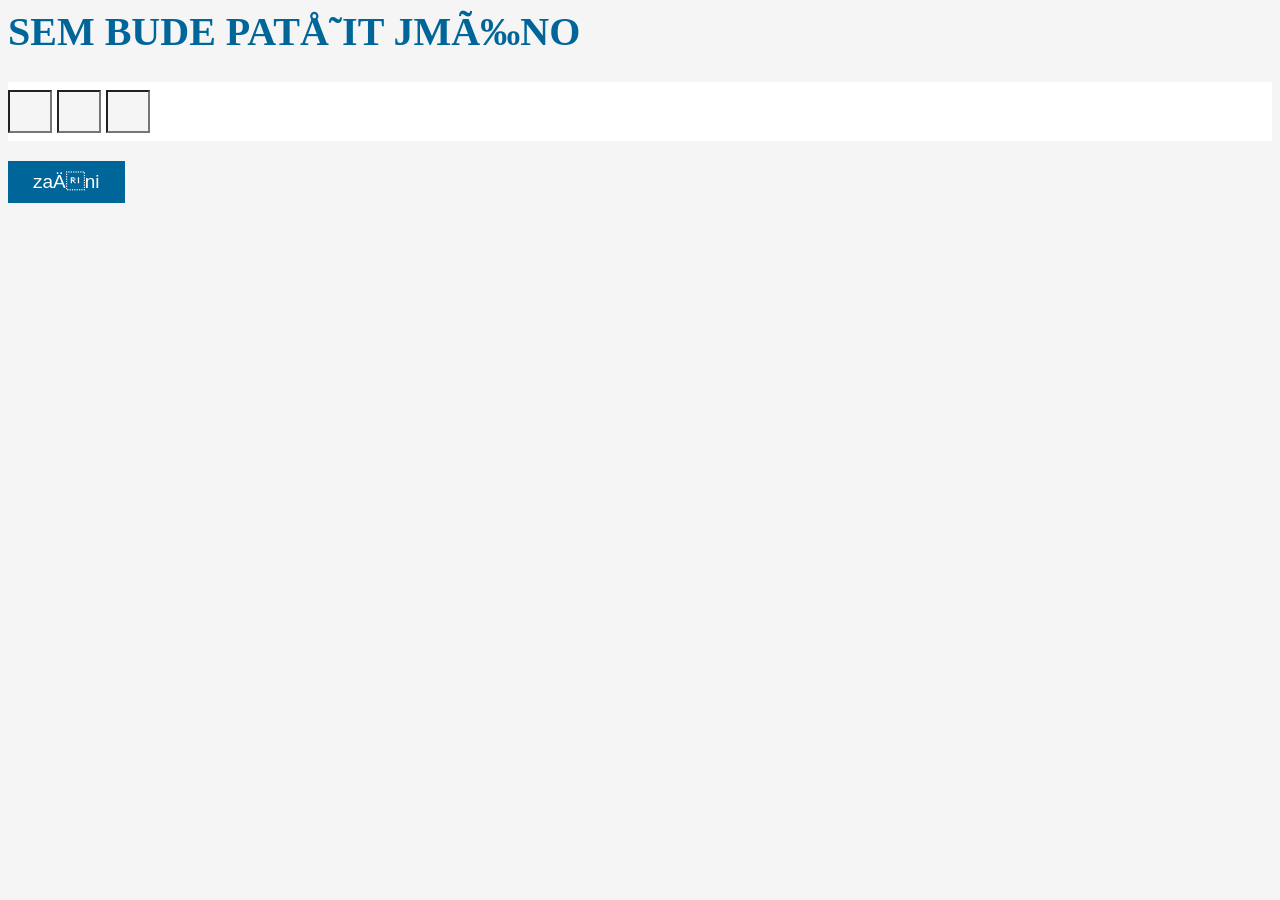
<file: index2.html>
<!DOCTYPE HTML PUBLIC "-//W3C//DTD HTML 4.01 Transitional//EN">
<html>

<head>
    <script src="js/logika.js"></script>
    <script src="js/zbytecnost.js"></script>
    <meta charset="ansi">
    <meta name="generator" content="PSPad editor, www.pspad.com">
    <title>Zde pak možná bude jméno</title>
    <link rel="stylesheet" href="style.css" type="text/css">
</head>

<body>
    <header>
        <h1>SEM BUDE PATŘIT JMÉNO
            <h1>
                <header>
                    <nav></nav>
                    <form>
                        <label for="soux"></label><input type="text" id="soux" name="soux" placeholder="od -100 po 100">
                        <label for="souy"></label><input type="text" id="souy" name="souy" placeholder="od -100 po -10 a od 10 po 100">
                        <label for="souz"></label><input type="text" id="souz" name="souz" placeholder="od -100 po 100">
                    </form>
                    <div>
                        <button id="tlacitko" onmouseover="onmouse(this)" onmouseout="mouseout(this)">začni</button>
                    </div>
</body>

</html>
</file>
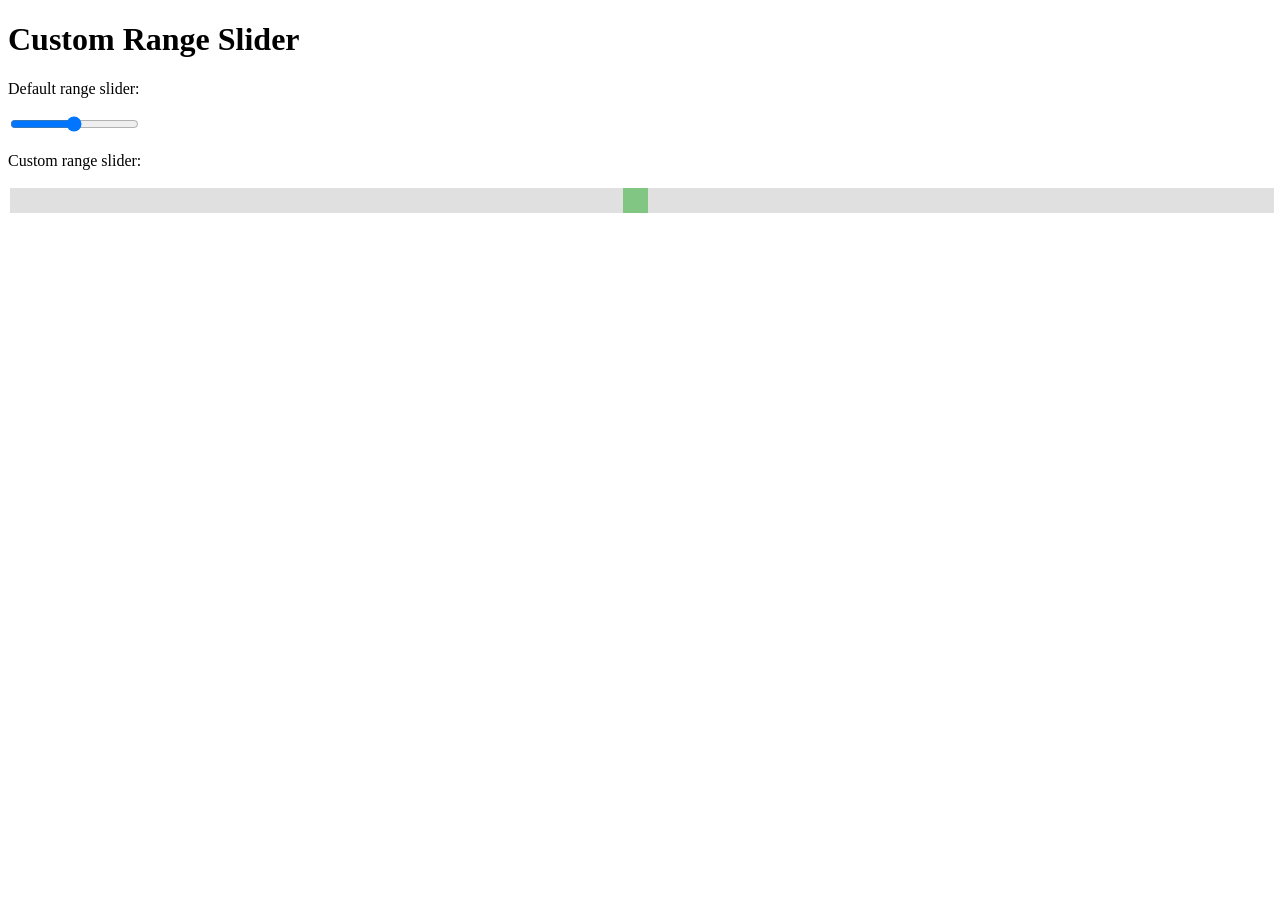
<file: index3.html>
<!DOCTYPE html>
<html>

<head>
    <meta name="viewport" content="width=device-width, initial-scale=1">
    <style>
        .slidecontainer {
            width: 100%;
        }
        
        .slider {
            -webkit-appearance: none;
            width: 100%;
            height: 25px;
            background: #d3d3d3;
            outline: none;
            opacity: 0.7;
            -webkit-transition: .2s;
            transition: opacity .2s;
        }
        
        .slider:hover {
            opacity: 1;
        }
        
        .slider::-webkit-slider-thumb {
            -webkit-appearance: none;
            appearance: none;
            width: 25px;
            height: 25px;
            background: #4CAF50;
            cursor: pointer;
        }
        
        .slider::-moz-range-thumb {
            width: 25px;
            height: 25px;
            background: #4CAF50;
            cursor: pointer;
        }
    </style>
</head>

<body>

    <h1>Custom Range Slider</h1>

    <div class="slidecontainer">
        <p>Default range slider:</p>
        <input type="range" min="1" max="100" value="50">

        <p>Custom range slider:</p>
        <input type="range" min="1" max="100" value="50" class="slider" id="myRange">
    </div>

</body>

</html>
</file>
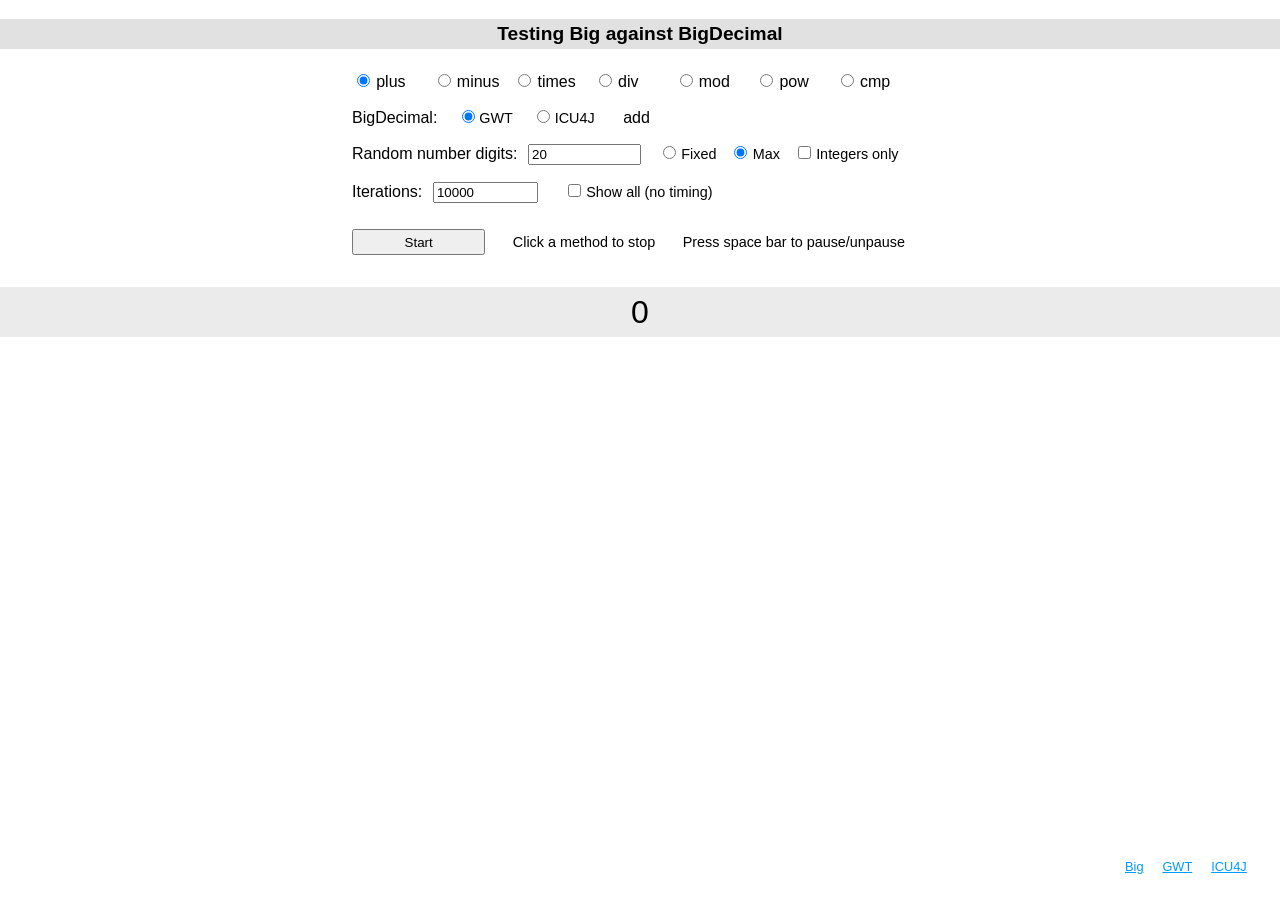
<file: js/big.js-master/perf/big-vs-bigdecimal.html>
<!DOCTYPE html>
<html lang='en'>
<head>
  <meta charset='utf-8' />
  <meta name="Author" content="M Mclaughlin">
  <title>Testing Big against BigDecimal</title>
  <style>
    body {margin: 0; padding: 0; font-family: Calibri, Arial, Sans-Serif;}
    div {margin: 1em 0;}
    h1, #counter {text-align: center; background-color: rgb(225, 225, 225);
        margin-top: 1em; padding: 0.2em; font-size: 1.2em;}
    a {color:  rgb(0, 153, 255); margin: 0 0.6em;}
    .links {position: fixed; bottom: 1em; right: 2em; font-size: 0.8em;}
    .form, #time {width: 36em; margin: 0 auto;}
    .form {text-align: left; margin-top: 1.4em;}
    .random input {margin-left: 1em;}
    .small {font-size: 0.9em;}
    .iterations input, .left {margin-left: 1.6em;}
    .info span {margin-left: 1.6em; font-size: 0.9em;}
    .info {margin-top: 1.6em;}
    .random input, .iterations input {margin-right: 0.3em;}
    .random label, .iterations label, .bigd label {font-size: 0.9em;
        margin-left: 0.1em;}
    .methods label {width: 3.25em; margin-left: 0.2em; display: inline-block;}
    .red {color: red; font-size: 1.1em; font-weight: bold;}
    button {width: 10em; height: 2em;}
    #dp, #r, #digits, #reps {margin-left: 0.8em;}
    #bigint {font-style: italic; display: none;}
    #gwt, #icu4j, #bd, #bigint {margin-left: 1.5em;}
    #division {display: none;}
    #counter {font-size: 2em; background-color: rgb(235, 235, 235);}
    #time {text-align: center;}
    #results {margin: 0 1.4em;}
  </style>
  <script src='../big.js'></script>
  <script src='./lib/bigdecimal_GWT/bigdecimal.js'></script>
</head>
<body>
  <h1>Testing Big against BigDecimal</h1>

  <div class='form'>

    <div class='methods'>
      <input type='radio' id=0 name=1/><label for=0>plus</label>
      <input type='radio' id=1 name=1/><label for=1>minus</label>
      <input type='radio' id=2 name=1/><label for=2>times</label>
      <input type='radio' id=3 name=1/><label for=3>div</label>
      <input type='radio' id=4 name=1/><label for=4>mod</label>
      <input type='radio' id=5 name=1/><label for=5>pow</label>
      <input type='radio' id=6 name=1/><label for=6>cmp</label>
    </div>

    <div class='bigd'>
      <span>BigDecimal:</span>
      <input type='radio' name=2 id='gwt' /><label for='gwt'>GWT</label>
      <input type='radio' name=2 id='icu4j' /><label for='icu4j'>ICU4J</label>
      <span id='bigint'>BigInteger</span>
      <span id='bd'>add</span>
    </div>

    <div class='random'>
      Random number digits:<input type='text' id='digits' size=12 />
      <input type='radio' name=3 id='fix' /><label for='fix'>Fixed</label>
      <input type='radio' name=3 id='max' /><label for='max'>Max</label>
      <input type='checkbox' id='int' /><label for='int'>Integers only</label>
    </div>

    <div id='division'>
      <span>Decimal places:<input type='text' id='dp' size=9 /></span>
      <span class='left'>Rounding:<select id='r'>
          <option>DOWN</option>
          <option>HALF_UP</option>
          <option>HALF_EVEN</option>
          <option>UP</option>
        </select></span>
    </div>

    <div class='iterations'>
      Iterations:<input type='text' id='reps' size=11 />
      <input type='checkbox' id='show'/><label for='show'>Show all (no timing)</label>
    </div>

    <div class='info'>
      <button id='start'>Start</button>
      <span>Click a method to stop</span>
      <span>Press space bar to pause/unpause</span>
    </div>

  </div>

  <div id='counter'>0</div>
  <div id='time'></div>
  <div id='results'></div>

  <div class='links'>
    <a href='https://github.com/MikeMcl/big.js' target='_blank'>Big</a>
    <a href='https://github.com/iriscouch/bigdecimal.js' target='_blank'>GWT</a>
    <a href='https://github.com/dtrebbien/BigDecimal.js/tree/' target='_blank'>ICU4J</a>
  </div>

  <script>

var i, complete, target, reps, time, prev, limit,
    maxDigits, isFixed, isIntOnly, decimalPlaces, rounding, calcTimeout,
    counterTimeout, script, isGWT, BigDecimal_GWT, BigDecimal_ICU4J,
    bdM, bdTotal, bnM, bnTotal,
    bdMs = ['add', 'subtract', 'multiply', 'divide', 'remainder', 'pow', 'compareTo'],
    bnMs = ['plus', 'minus', 'times', 'div', 'mod', 'pow', 'cmp'],
    numberOfMethods = bdMs.length,
    rnd = [1, 4, 6, 0],
    lastRounding = 1,
    pause = false,
    up = true,
    timingVisible = false,
    showAll = false,

    // EDIT DEFAULTS HERE

    DEFAULT_REPS = 10000,
    DEFAULT_DIGITS = 20,
    DEFAULT_DECIMAL_PLACES = 20,
    DEFAULT_ROUNDING = 1,
    MAX_POWER = 20,
    CHANCE_NEGATIVE = 0.5,   // 0 (never) to 1 (always)
    CHANCE_INTEGER = 0.2,    // 0 (never) to 1 (always)
    MAX_RANDOM_EXPONENT = 100,
    PAUSE_KEY = 32,          // Space-bar
    ICU4J_URL = './lib/bigdecimal_ICU4J/BigDecimal-all-last.js',

    //////////////////////

    $ = function (id) {return document.getElementById(id)},
    $INPUTS = document.getElementsByTagName('input'),
    $BD = $('bd'),
    $BIGINT = $('bigint'),
    $DIGITS = $('digits'),
    $GWT = $('gwt'),
    $ICU4J = $('icu4j'),
    $FIX = $('fix'),
    $MAX = $('max'),
    $INT = $('int'),
    $DIV = $('division'),
    $DP = $('dp'),
    $R = $('r'),
    $REPS = $('reps'),
    $SHOW = $('show'),
    $START = $('start'),
    $COUNTER = $('counter'),
    $TIME = $('time'),
    $RESULTS = $('results'),

    // Get random number in normal notation.
    getRandom = function () {
        var z,
            i = 0,
            // n is the number of digits - 1
            n = isFixed ? maxDigits - 1 : Math.random() * (maxDigits || 1) | 0,
            r = ( Math.random() * 10 | 0 ) + '';

        if (n) {

            if (r == '0')
                r = isIntOnly ? ( ( Math.random() * 9 | 0 ) + 1 ) + '' : (z = r + '.');

            for ( ; i++ < n; r += Math.random() * 10 | 0 ){}

            if (!z && !isIntOnly && Math.random() > CHANCE_INTEGER) {
                r = r.slice( 0, i = (Math.random() * n | 0) + 1 ) +
                    '.' + r.slice(i);
            }
        }

        // Avoid division by zero error with division and modulo
        if ((bdM == 'divide' || bdM == 'remainder') && parseFloat(r) === 0)
            r = ( ( Math.random() * 9 | 0 ) + 1 ) + '';

        return Math.random() > CHANCE_NEGATIVE ? r : '-' + r;
    },

    // Get random number in exponential notation (if isIntOnly is false).
    // GWT BigDecimal BigInteger does not accept exponential notation.
    //getRandom = function () {
    //    var i = 0,
    //        // n is the number of significant digits - 1
    //        n = isFixed ? maxDigits - 1 : Math.random() * (maxDigits || 1) | 0,
    //        r = ( ( Math.random() * 9 | 0 ) + 1 ) + '';
    //
    //    for (; i++ < n; r += Math.random() * 10 | 0 ){}
    //
    //    if ( !isIntOnly ) {
    //
    //        // Add exponent.
    //        r += 'e' + ( Math.random() > 0.5 ? '+' : '-' ) +
    //          ( Math.random() * MAX_RANDOM_EXPONENT | 0 );
    //    }
    //
    //    return Math.random() > CHANCE_NEGATIVE ? r : '-' + r
    //},

    showTimings = function () {
        var i, bdS, bnS,
            sp = '',
            r = bnTotal < bdTotal
              ? (bnTotal ? bdTotal / bnTotal : bdTotal)
              : (bdTotal ? bnTotal / bdTotal : bnTotal);

        bdS = 'BigDecimal: ' + (bdTotal || '<1');
        bnS = 'Big: ' + (bnTotal || '<1');

        $TIME.innerHTML =
            'No mismatches<div>' + bdS + ' ms<br>' + bnS + ' ms</div>' +
                ((r = parseFloat(r.toFixed(1))) > 1
                    ? 'Big' + (bnTotal < bdTotal ? '' : 'Decimal') + ' was ' +
                      r + ' times faster'
                    : 'Times approximately equal');
    },

    clear = function () {
        clearTimeout(calcTimeout);
        clearTimeout(counterTimeout);

        $COUNTER.style.textDecoration = 'none';
        $COUNTER.innerHTML = '0';
        $TIME.innerHTML = $RESULTS.innerHTML = '';
        $START.innerHTML = 'Start';
    },

    begin = function () {
        var i;
        clear();

        target = +$REPS.value;
        if (!(target > 0)) return;

        $START.innerHTML = 'Restart';

        i = +$DIGITS.value;
        $DIGITS.value = maxDigits = i && isFinite(i) ? i : DEFAULT_DIGITS;

        for (i = 0; i < numberOfMethods; i++) {
            if ($INPUTS[i].checked) {
                bnM = bnMs[$INPUTS[i].id];
                bdM = bdMs[$INPUTS[i].id];
                break;
            }
        }

        if (bdM == 'divide') {
            i = +$DP.value;
            $DP.value = decimalPlaces = isFinite(i) ? i : DEFAULT_DECIMAL_PLACES;
            rounding = rnd[ Big.RM = $R.selectedIndex ];
            Big.DP = decimalPlaces;
        }

        isFixed = $FIX.checked;
        isIntOnly = $INT.checked;
        showAll = $SHOW.checked;

        BigDecimal = (isGWT = $GWT.checked)
            ? (isIntOnly ? BigInteger : BigDecimal_GWT)
            : BigDecimal_ICU4J;

        prev = limit = complete = bdTotal = bnTotal = 0;
        pause = false;

        reps = showAll ? 1 : 0.5;
        time = +new Date();

        setTimeout(updateCounter, 0);
    },

    updateCounter = function () {

        if (pause) {
            if (!timingVisible && !showAll) {
                showTimings();
                timingVisible = true;
            }
            counterTimeout = setTimeout(updateCounter, 50);
            return
        }

        $COUNTER.innerHTML = complete;

        if (complete < target) {
            if (timingVisible) {
                $TIME.innerHTML = '';
                timingVisible = false;
            }

            if (!showAll) {

                // Adjust reps so counter is updated every second-ish
                if (prev != reps) {

                    // reps too low
                    if (+new Date() - time < 1e3) {
                        prev = reps;

                        if (limit) {
                            reps += ((limit - reps) / 2);
                        } else {
                            reps *= 2;
                        }

                    // reps too high
                    } else {
                        limit = reps;
                        reps -= ((reps - prev) / 2);
                    }

                    reps = Math.floor(reps) || 1;
                    time = +new Date();
                }

                if (complete + reps > target) {
                    reps = target - complete;
                }
            }

            complete += reps;
            calcTimeout = setTimeout(calc, 0);

        // Finished - show timings summary
        } else {
            $START.innerHTML = 'Start';
            $COUNTER.style.textDecoration = 'underline';
            if (!showAll) {
                showTimings();
            }
        }
    },

    calc = function () {

        var start, bdT, bnT, bdR, bnR, pow_ys,
            xs = [reps],
            ys = [reps],
            bdRs = [reps],
            bnRs = [reps];


        // GENERATE RANDOM OPERANDS

        for (i = 0; i < reps; i++) {
            xs[i] = getRandom();
        }

        if (bdM == 'pow') {

            // GWT BigDecimal and Big pow argument must be Number type and integer
            for (i = 0; i < reps; i++) {
                ys[i] = Math.floor(Math.random() * (MAX_POWER + 1));
            }

            // ICU4J pow argument must be a BigDecimal, and that must be passed a string
            if (!isGWT) {
                pow_ys = [reps];

                for (i = 0; i < reps; i++) {
                    pow_ys[i] = new BigDecimal(ys[i] + '');
                }
            }
        } else {
            for (i = 0; i < reps; i++) {
                ys[i] = getRandom();
            }
        }


        //********************************************************************//
        //************************** START TIMING ****************************//
        //********************************************************************//


        // BIGDECIMAL

        if (bdM == 'divide') {

            start = +new Date();
            for (i = 0; i < reps; i++) {
                bdRs[i] = new BigDecimal(xs[i])[bdM](new BigDecimal(ys[i]),
                    decimalPlaces, rounding);
            }
            bdT = +new Date() - start;

        } else if (bdM == 'pow') {

            if (isGWT) {

                start = +new Date();
                for (i = 0; i < reps; i++) {
                    bdRs[i] = new BigDecimal(xs[i])[bdM](ys[i]);
                }
                bdT = +new Date() - start;

            } else {

                start = +new Date();
                for (i = 0; i < reps; i++) {
                    bdRs[i] = new BigDecimal(xs[i])[bdM](pow_ys[i]);
                }
                bdT = +new Date() - start;

            }
        } else {

            start = +new Date();
            for (i = 0; i < reps; i++) {
                bdRs[i] = new BigDecimal(xs[i])[bdM](new BigDecimal(ys[i]));
            }
            bdT = +new Date() - start;

        }


        // BIG

        if (bdM == 'pow') {

            start = +new Date();
            for (i = 0; i < reps; i++) {
                bnRs[i] = new Big(xs[i])[bnM](ys[i]);
            }
            bnT = +new Date() - start;

        } else {

            start = +new Date();
            for (i = 0; i < reps; i++) {
                bnRs[i] = new Big(xs[i])[bnM](new Big(ys[i]));
            }
            bnT = +new Date() - start;

        }


        //********************************************************************//
        //**************************** END TIMING ****************************//
        //********************************************************************//


        // CHECK FOR MISMATCHES

        for (i = 0; i < reps; i++) {
            // Ensure non-exponential notation
            bnR = bnRs[i].toFixed();

            // Remove any trailing zeros from BigDecimal result
            if (isGWT) {
                bdR = bdM == 'compareTo' || isIntOnly
                    ? bdRs[i].toString()
                    : bdRs[i].stripTrailingZeros().toPlainString();
            } else {

                // No toPlainString() or stripTrailingZeros() in ICU4J
                bdR = bdRs[i].toString();

                if (bdR.indexOf('.') != -1) {
                    bdR = bdR.replace(/\.?0+$/, '');
                }
            }

            if (bdR !== bnR) {

                $RESULTS.innerHTML =
                    '<span class="red">Breaking on first mismatch:</span>' +
                    '<br><br>' +xs[i] + '<br>' + bnM + '<br>' + ys[i] +
                    '<br><br>BigDecimal<br>' + bdR + '<br>' + bnR + '<br>Big';

                if (bdM == 'divide') {
                    $RESULTS.innerHTML += '<br><br>Decimal places: ' +
                        decimalPlaces + '<br>Rounding mode: ' + rounding;
                }
                return;
            } else if (showAll) {
                $RESULTS.innerHTML = xs[i] + '<br>' + bnM + '<br>' + ys[i] +
                '<br><br>BigDecimal<br>' + bdR + '<br>' + bnR + '<br>Big';
            }
        }

        bdTotal += bdT;
        bnTotal += bnT;

        updateCounter();
    };


// EVENT HANDLERS

document.onkeyup = function (evt) {
    evt = evt || window.event;
    if ((evt.keyCode || evt.which) == PAUSE_KEY) {
        up = true;
    }
};
document.onkeydown = function (evt) {
    evt = evt || window.event;
    if (up && (evt.keyCode || evt.which) == PAUSE_KEY) {
        pause = !pause;
        up = false;
    }
};

// Big methods' radio buttons' event handlers
for (i = 0; i < numberOfMethods; i++) {
    $INPUTS[i].checked = false;
    $INPUTS[i].disabled = false;
    $INPUTS[i].onclick = function () {
        clear();
        lastRounding = $R.options.selectedIndex;
        $DIV.style.display = 'none';
        bnM = bnMs[this.id];
        $BD.innerHTML = bdM = bdMs[this.id];
    };
}
$INPUTS[3].onclick = function () {
    clear();
    $R.options.selectedIndex = lastRounding;
    $DIV.style.display = 'block';
    bnM = bnMs[this.id];
    $BD.innerHTML = bdM = bdMs[this.id];
};

// Show/hide BigInteger and disable/un-disable division accordingly as BigInteger
// throws an exception if division gives "no exact representable decimal result"
$INT.onclick = function () {
    if (this.checked && $GWT.checked) {
        if ($INPUTS[3].checked) {
            $INPUTS[3].checked = false;
            $INPUTS[0].checked = true;
            $BD.innerHTML = bdMs[$INPUTS[0].id];
            $DIV.style.display = 'none';
        }
        $INPUTS[3].disabled = true;
        $BIGINT.style.display = 'inline';
    } else {
        $INPUTS[3].disabled = false;
        $BIGINT.style.display = 'none';
    }
};
$ICU4J.onclick = function () {
    $INPUTS[3].disabled = false;
    $BIGINT.style.display = 'none';
};
$GWT.onclick = function () {
    if ($INT.checked) {
        if ($INPUTS[3].checked) {
            $INPUTS[3].checked = false;
            $INPUTS[0].checked = true;
            $BD.innerHTML = bdMs[$INPUTS[0].id];
            $DIV.style.display = 'none';
        }
        $INPUTS[3].disabled = true;
        $BIGINT.style.display = 'inline';
    }
};

Big.DP = 20;
Big.RM = 1;

// Set defaults
$MAX.checked = $INPUTS[0].checked = $GWT.checked = true;
$SHOW.checked = $INT.checked = false;
$REPS.value = DEFAULT_REPS;
$DIGITS.value = DEFAULT_DIGITS;
$DP.value = DEFAULT_DECIMAL_PLACES;
$R.option = DEFAULT_ROUNDING;

BigDecimal_GWT = BigDecimal;
BigDecimal = undefined;

// Load ICU4J BigDecimal
script = document.createElement("script");
script.src = ICU4J_URL;
script.onload = script.onreadystatechange = function () {
    if (!script.readyState || /loaded|complete/.test(script.readyState)) {
        script = null;
        BigDecimal_ICU4J = BigDecimal;
        $START.onmousedown = begin;
    }
};
document.getElementsByTagName("head")[0].appendChild(script);



/*

NOTES:


ICU4J
=====
IBM java package: com.ibm.icu.math
pow's argument must be a BigDecimal.
Among other differences, doesn't have .toPlainString() or .stripTrailingZeros().
Exports BigDecimal only.
Much faster than gwt on Firefox, on Chrome it varies with the method.


GWT
===
Java standard class library: java.math.BigDecimal

Exports:
  RoundingMode
  MathContext
  BigDecimal
  BigInteger

BigDecimal properties:
  ROUND_CEILING
  ROUND_DOWN
  ROUND_FLOOR
  ROUND_HALF_DOWN
  ROUND_HALF_EVEN
  ROUND_HALF_UP
  ROUND_UNNECESSARY
  ROUND_UP
  __init__
  valueOf
  log
  logObj
  ONE
  TEN
  ZERO

BigDecimal instance properties/methods:
( for (var i in new BigDecimal('1').__gwt_instance.__gwtex_wrap) {...} )

  byteValueExact
  compareTo
  doubleValue
  equals
  floatValue
  hashCode
  intValue
  intValueExact
  max
  min
  movePointLeft
  movePointRight
  precision
  round
  scale
  scaleByPowerOfTen
  shortValueExact
  signum
  stripTrailingZeros
  toBigInteger
  toBigIntegerExact
  toEngineeringString
  toPlainString
  toString
  ulp
  unscaledValue
  longValue
  longValueExact
  abs
  add
  divide
  divideToIntegralValue
  multiply
  negate
  plus
  pow
  remainder
  setScale
  subtract
  divideAndRemainder

*/

  </script>
</body>
</html>
</file>
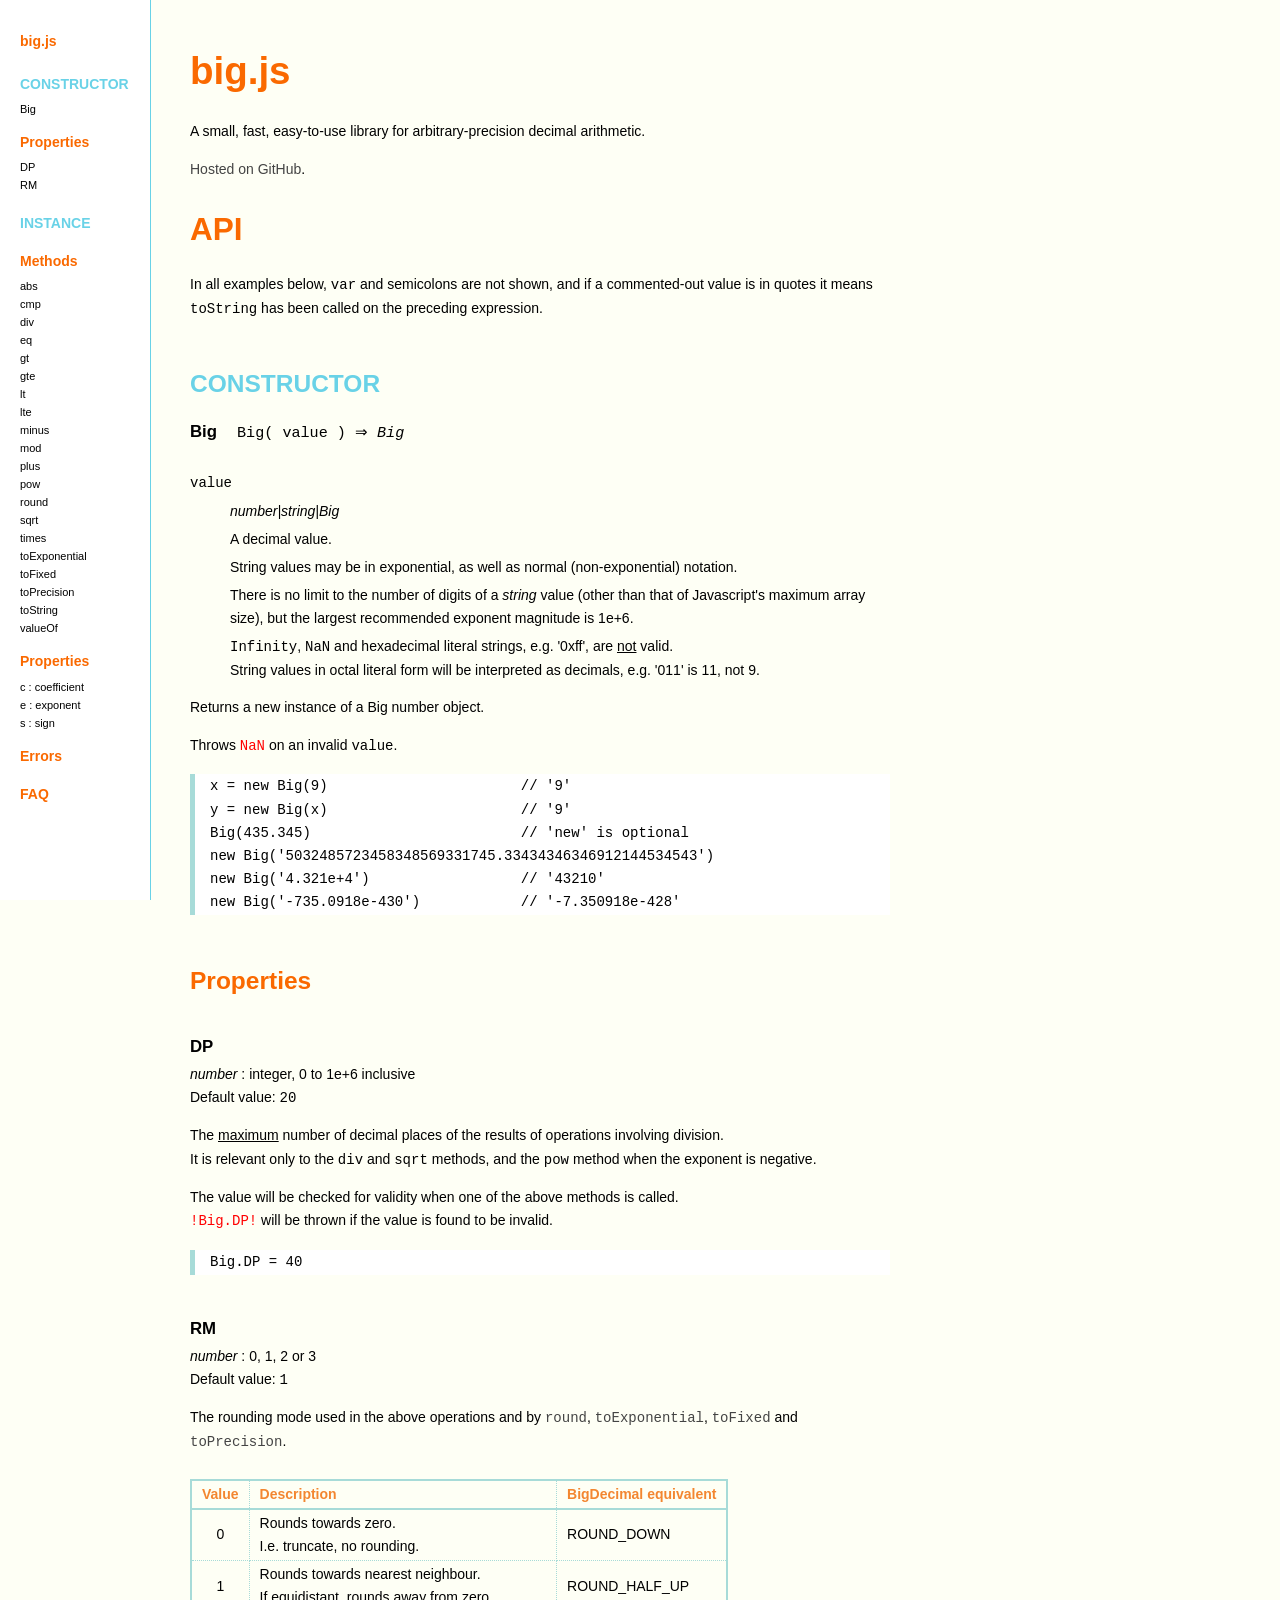
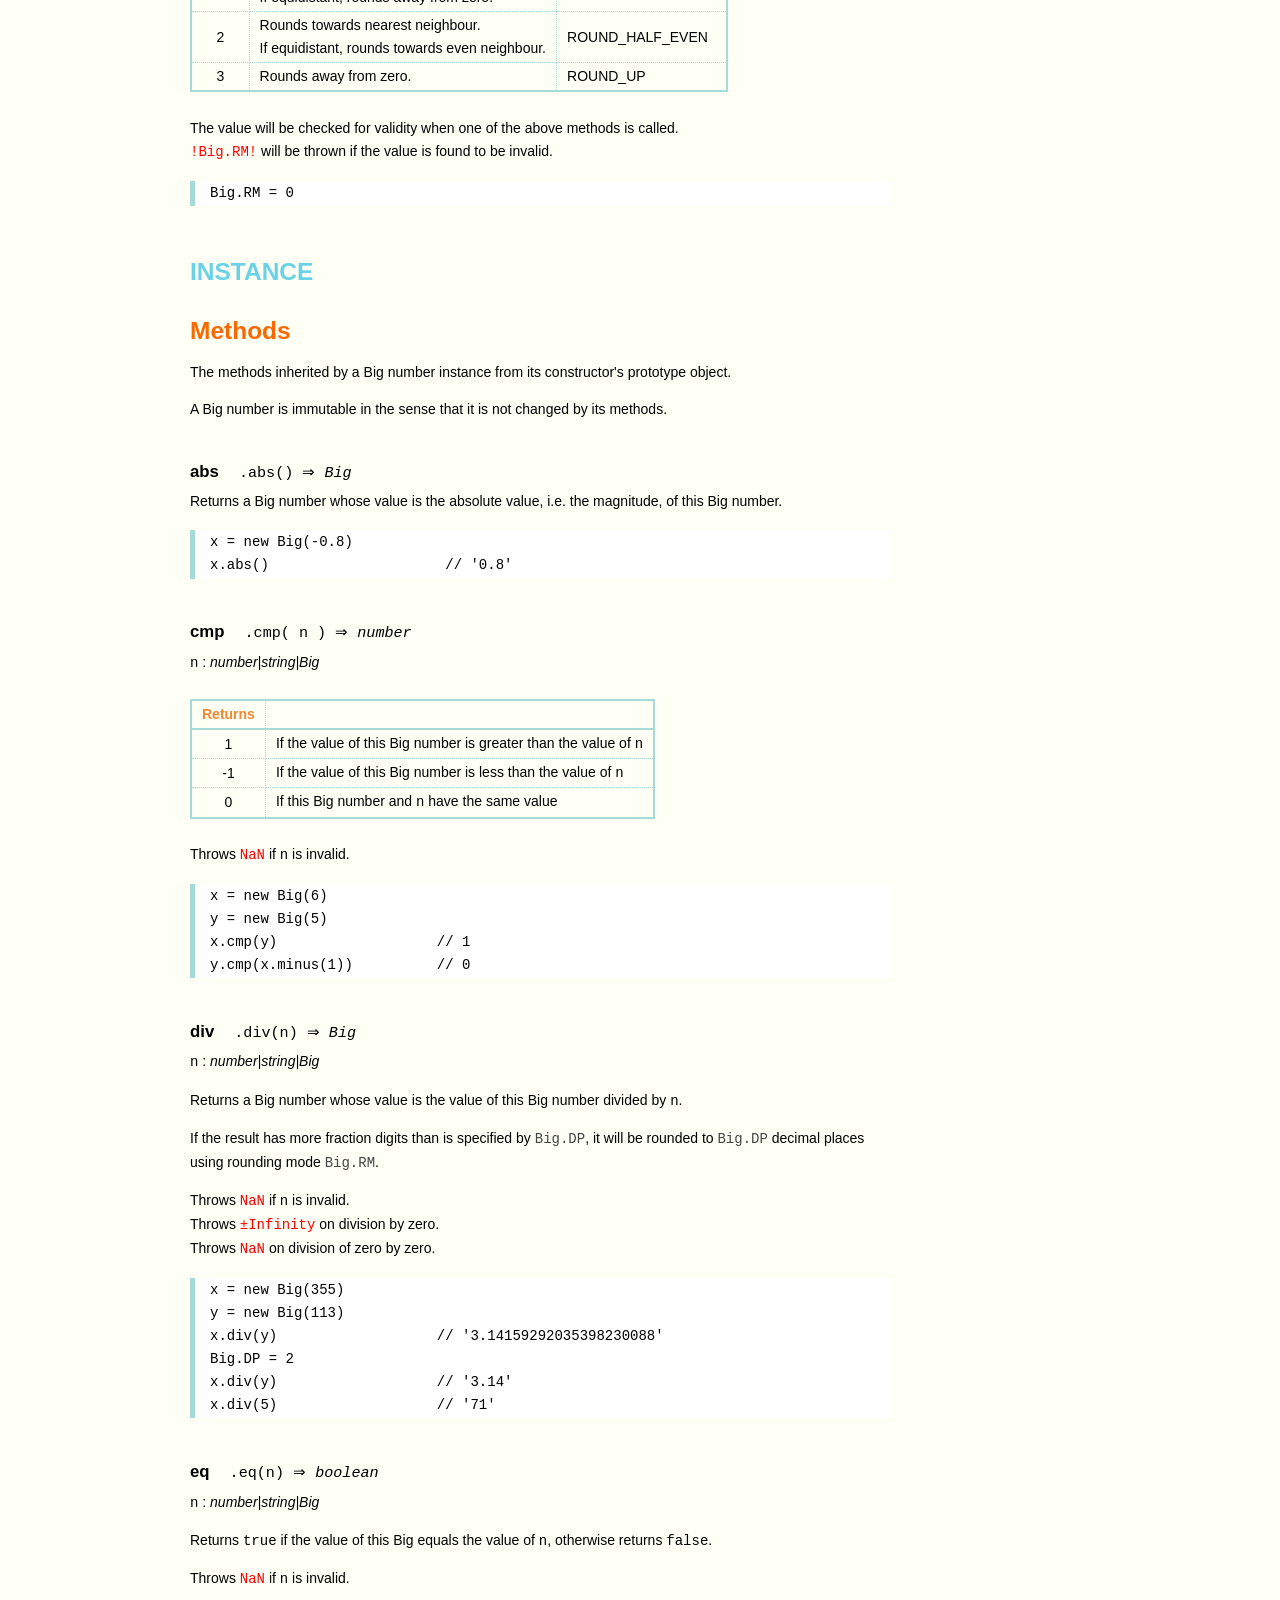
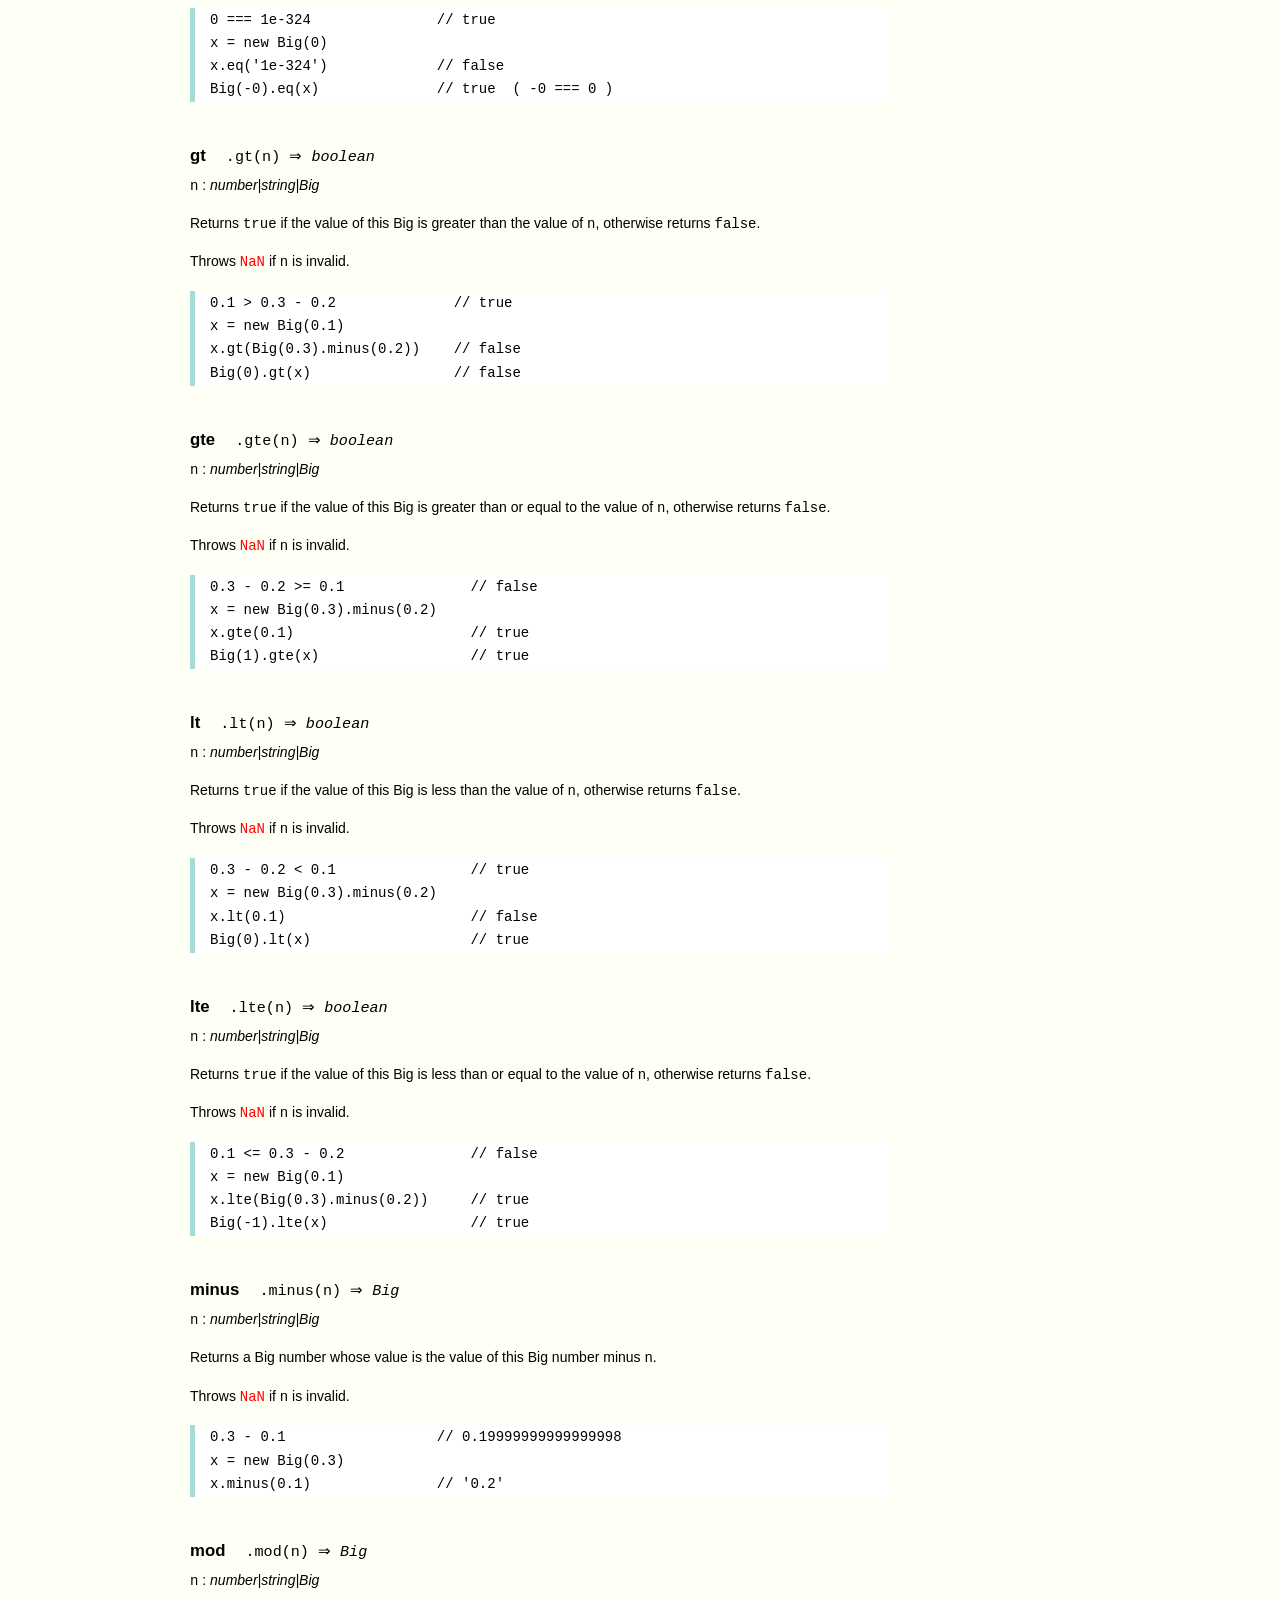
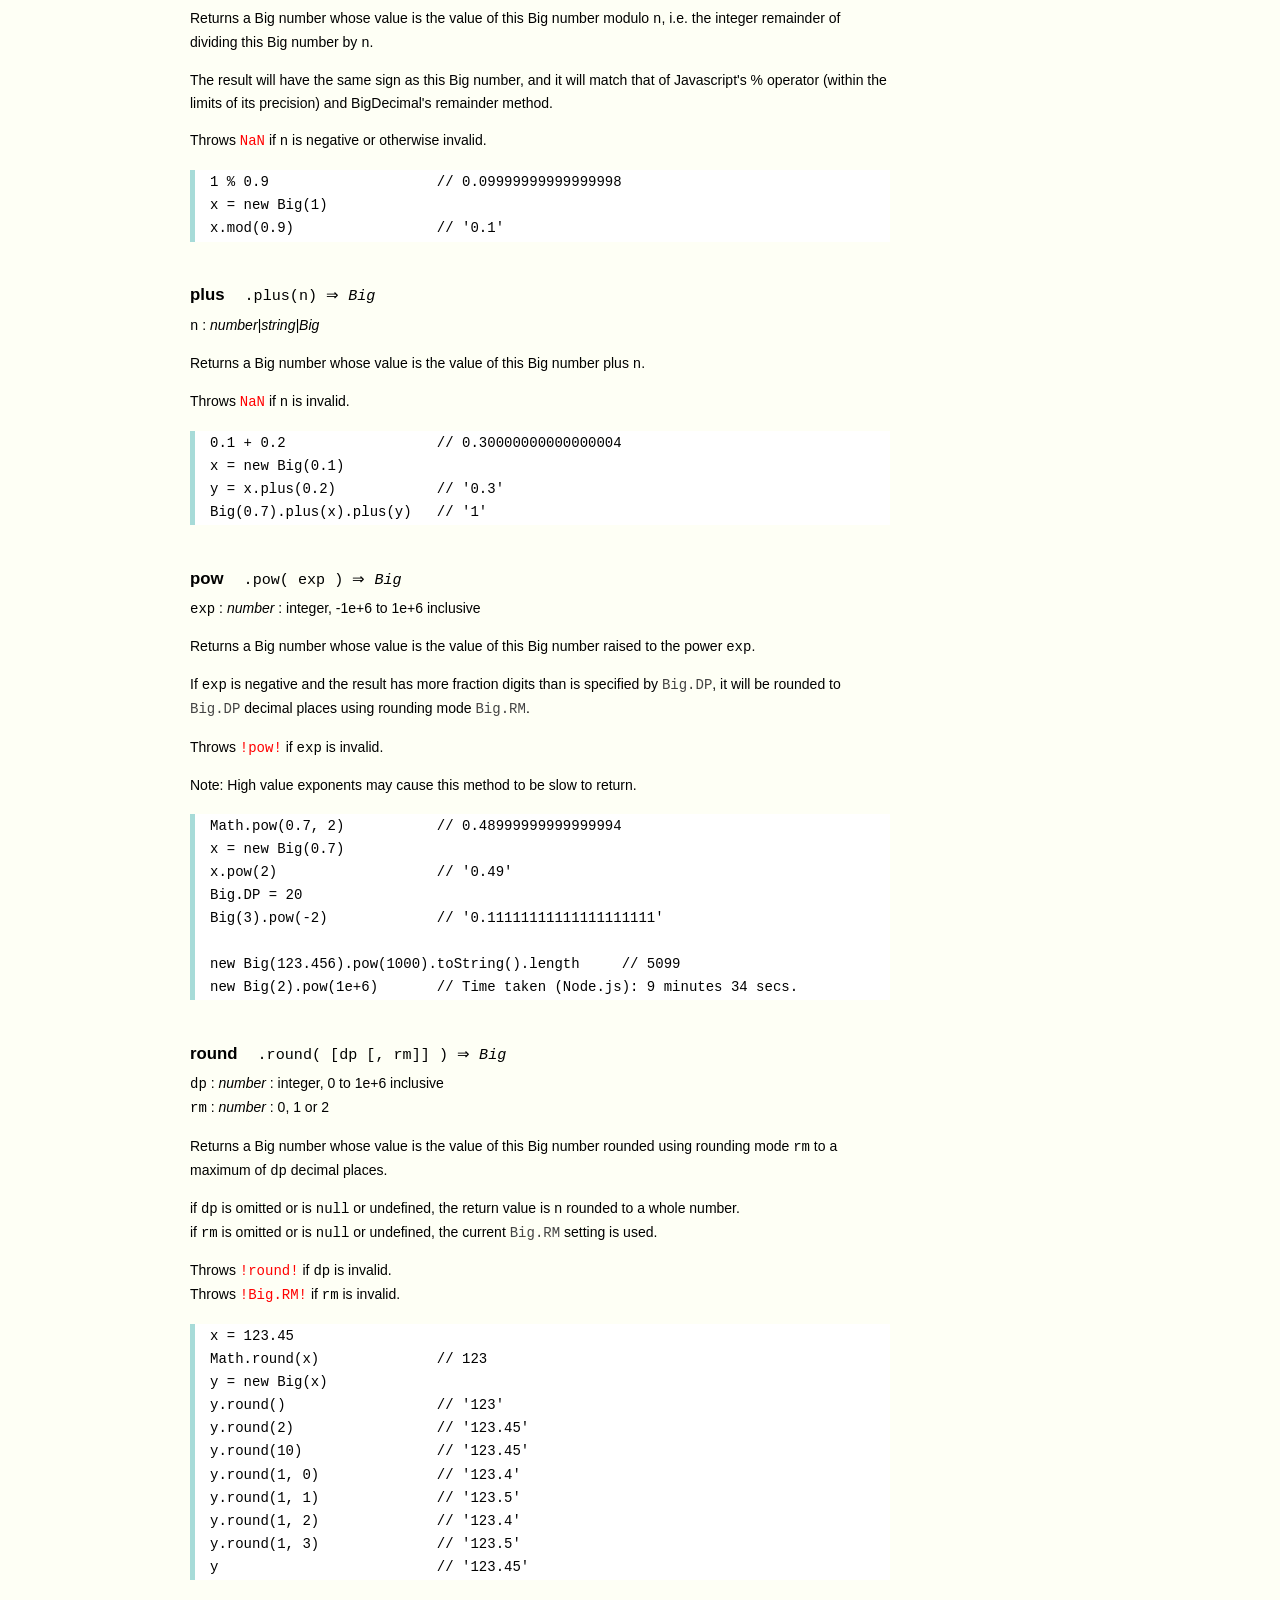
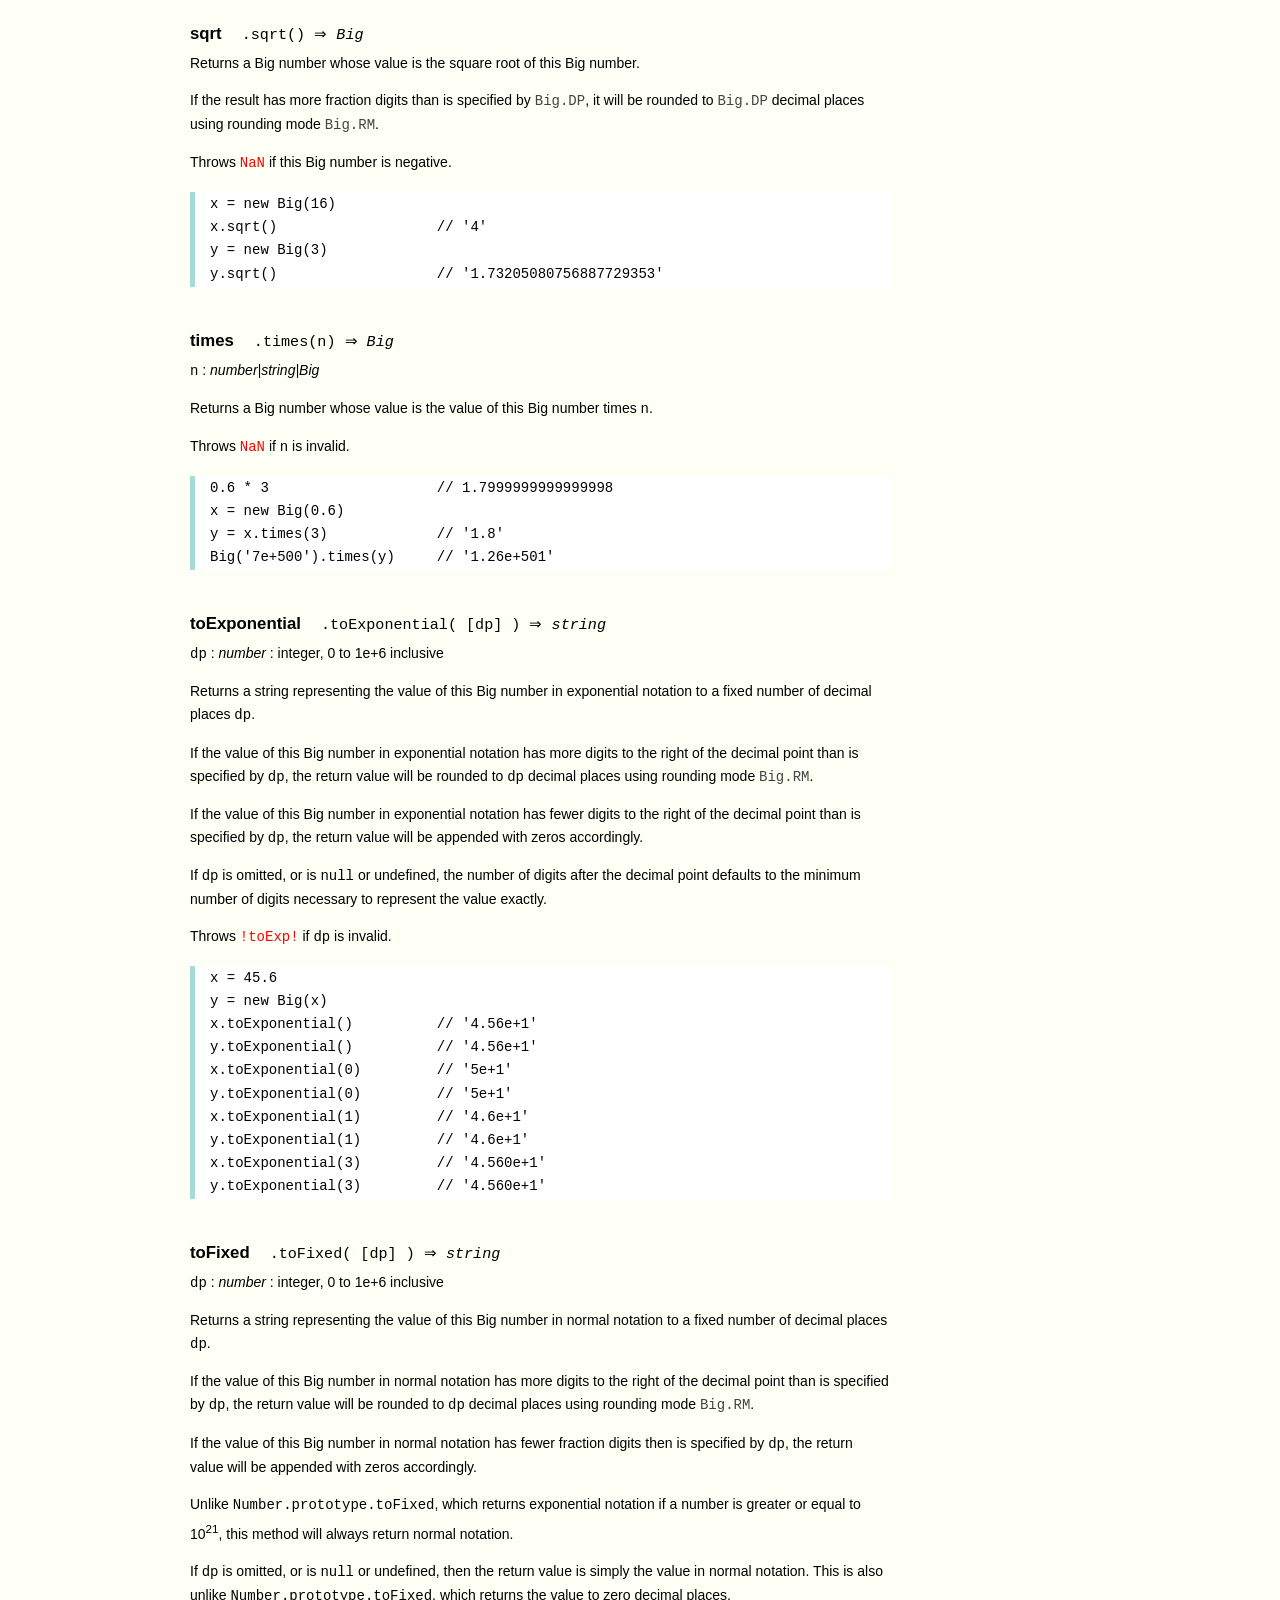
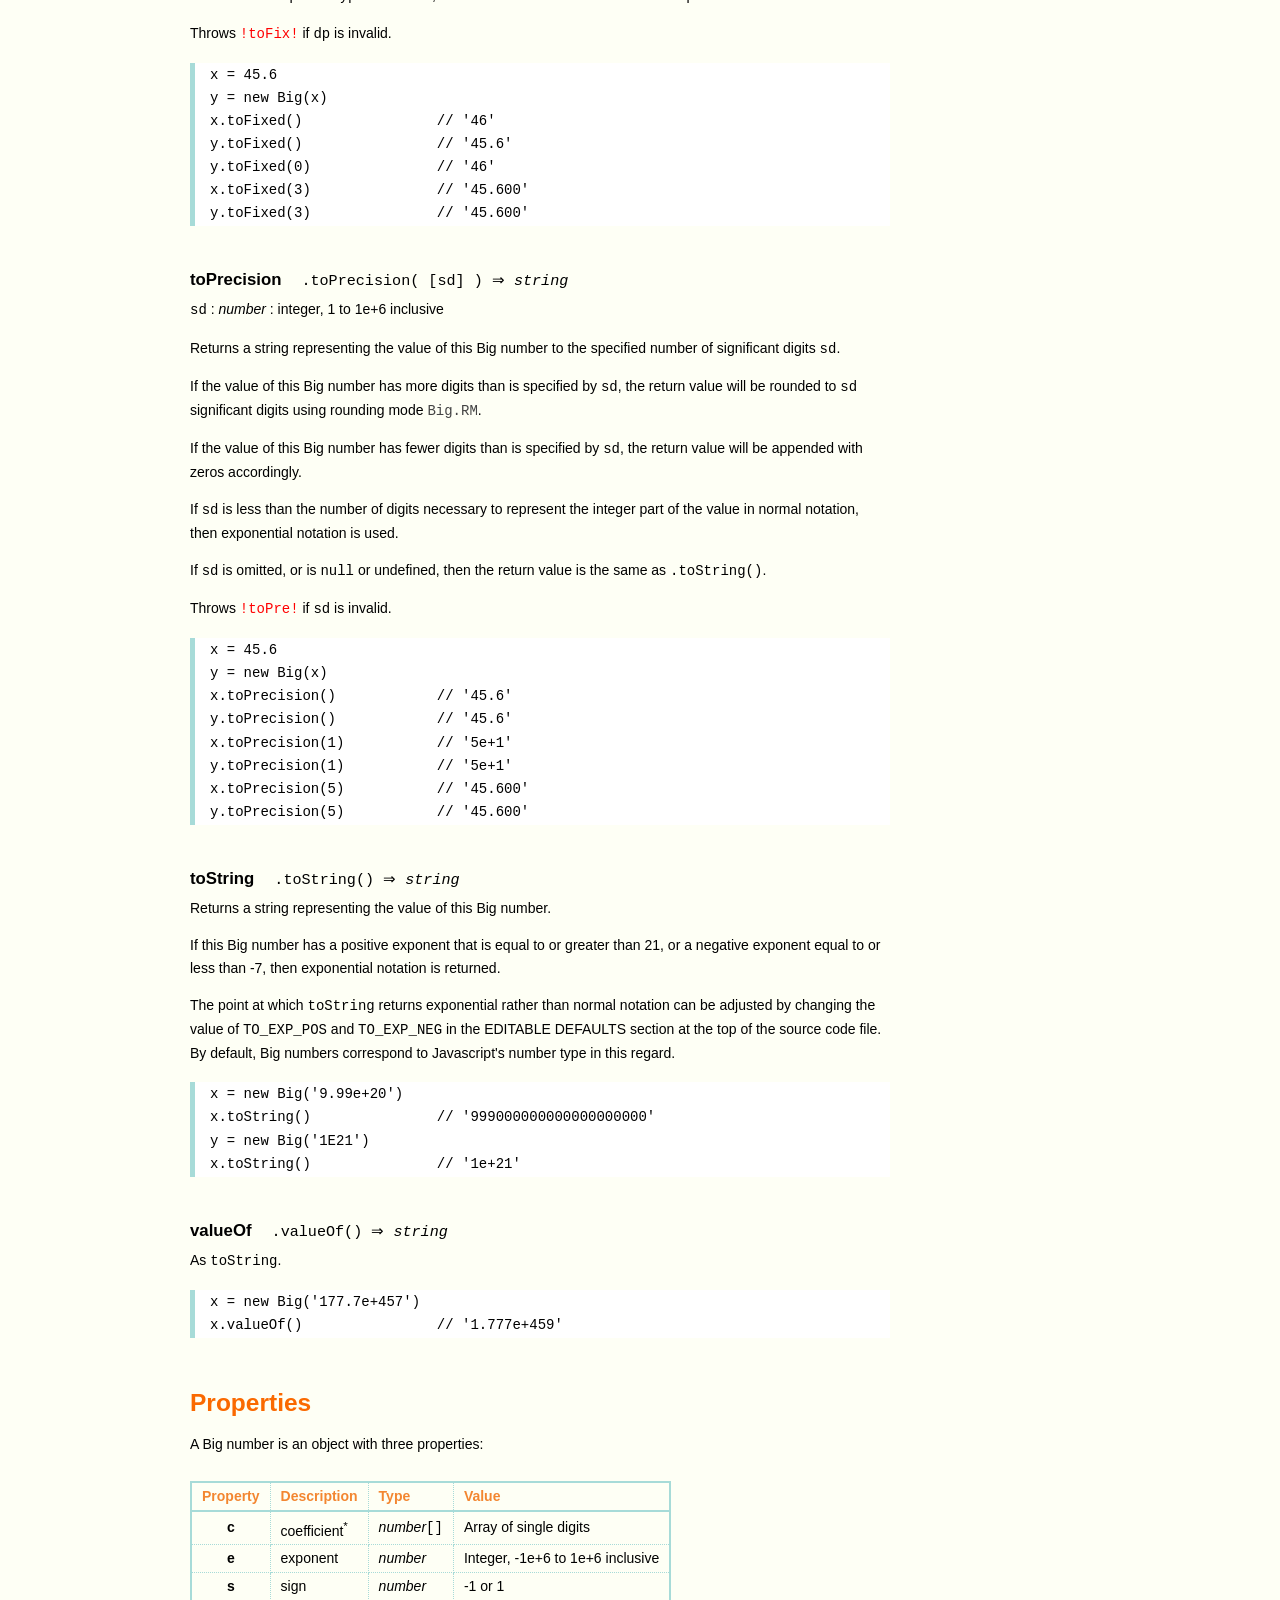
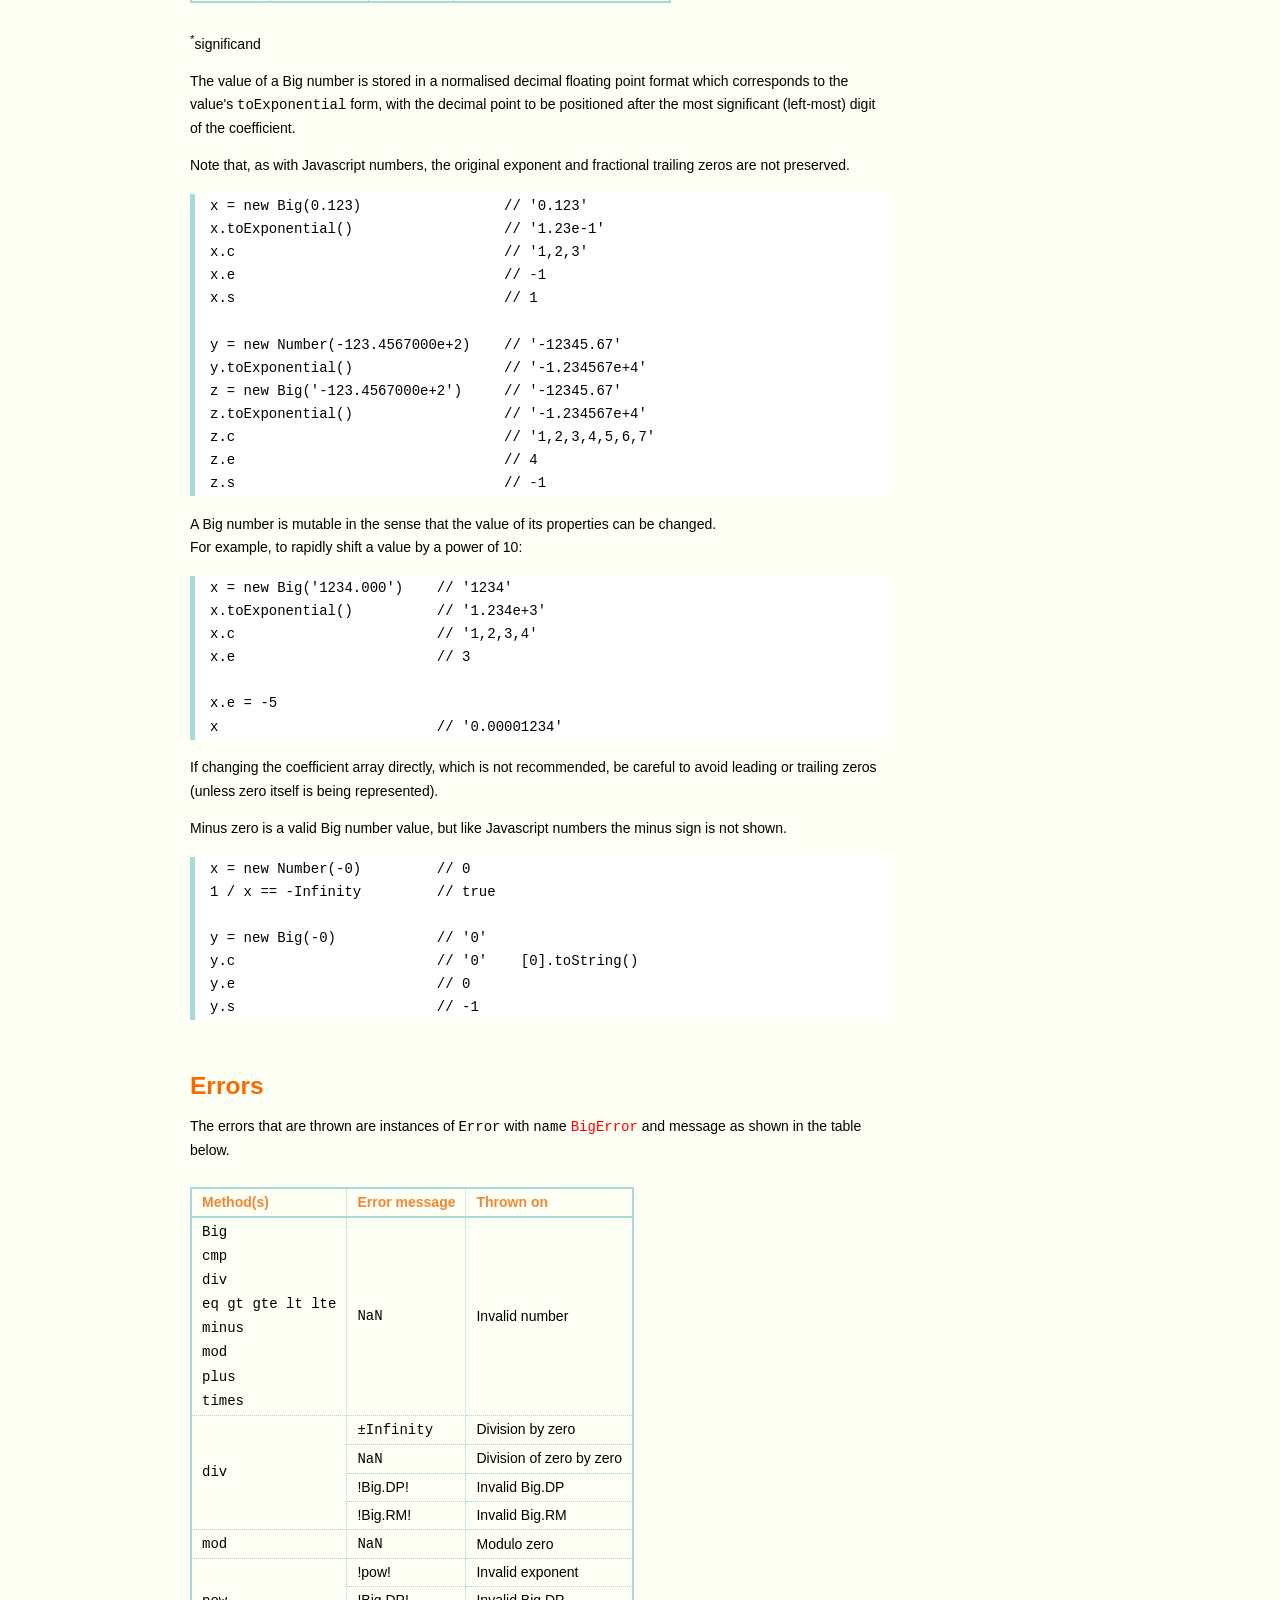
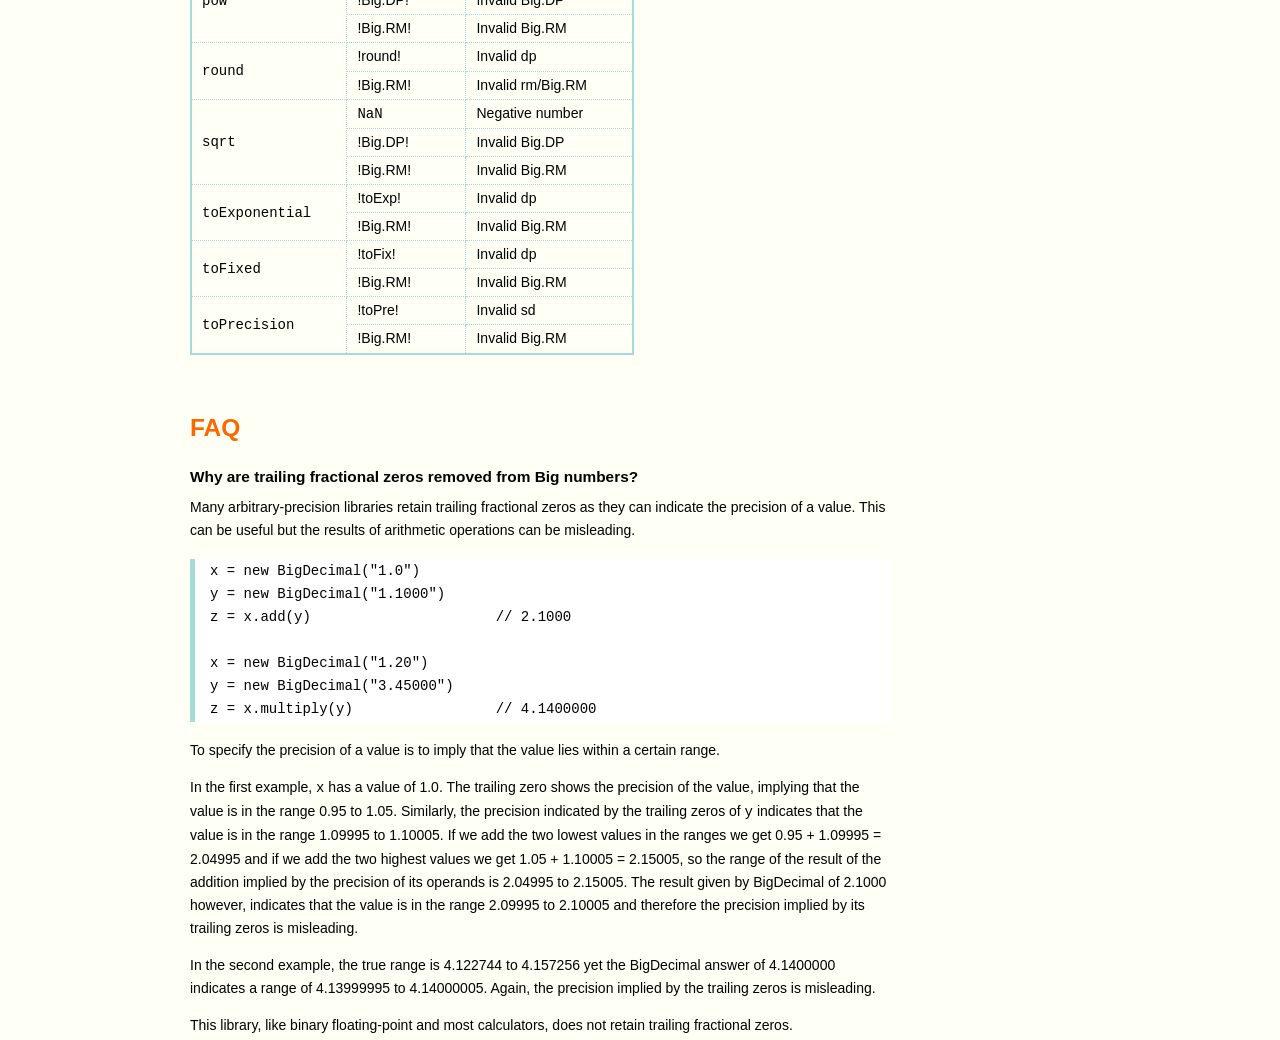
<file: js/big.js-master/docs/legacy/v1.x.x.html>
<!DOCTYPE HTML>
<html>
<head>
  <meta charset="utf-8">
  <meta http-equiv="X-UA-Compatible" content="IE=edge,chrome=1">
  <meta name="Author" content="M Mclaughlin">
  <title>big.js API</title>
  <style>
html{font-family:sans-serif;font-size:100%}
body{font-family:"Helvetica Neue",Helvetica,Arial,sans-serif;font-size:14px;
  line-height:1.65em;background:#fefff5;color:#000;min-height:100%;margin:0}
.nav{background:#fff;position:fixed;top:0;bottom:0;left:0;width:130px;
  overflow-y:auto;padding:15px 0 30px 20px; border-right: 1px solid #69d2e7}
div.container{width:700px;margin:30px 0 50px 190px}
p{margin:0 0 1em;width:700px}
pre,ul{margin:1em 0}
h1,h2,h3,h4,h5{margin:0;padding:1.5em 0 0}
h1,h2{padding:.75em 0 1em}
h1{font-size:2.75em;color:#fa6900}
h2{font-size:2.25em;color:#fa6900}
h3{font-size:1.75em;color:#69d2e7}
h4{font-size:1.75em;color:#fa6900;padding-bottom:.75em}
h5{font-size:1.2em;padding-bottom:.3em}
h6{font-size:1.1em;margin:0;padding:0.5em 0}
dd dt{font-size:1.2em}
dt{padding-top:.5em}
dd{padding-top:.35em}
b{font-weight:700}
a,a:visited{color:#444;text-decoration:none}
a:active,a:hover{outline:0;color:#000}
a:hover{text-decoration:underline}
.nav a,.nav b,.nav a:visited{display:block;color:#fa6900;font-weight:700;
  margin-top:15px}
.nav b{color:#69d2e7;margin-top:20px;cursor:default;width:auto}
ul{list-style-type:none;padding:0 0 0 20px}
.nav ul{line-height:14px;padding-left:0;margin:5px 0 0}
.nav ul a,.nav ul a:visited{display:inline;color:#000;font-family:Verdana,
  Geneva,sans-serif;font-size:11px;font-weight:400;margin:0}
.inset,ul.inset{margin-left:20px}
code.inset{font-size:.9em}
.nav li{cursor:pointer;width:auto;margin:0 0 3px}
span.alias{font-style:italic;margin-left:20px}
table{border-collapse:collapse;border-spacing:0;border:2px solid #a7dbd8;
  margin:1.75em 0;padding:0}
td,th{text-align:left;margin:0;padding:2px 10px;border:1px dotted #a7dbd8}
th{border-top:2px solid #a7dbd8;border-bottom:2px solid #a7dbd8;color:#f38630}
pre{background:#fff;white-space:pre-wrap;word-wrap:break-word;
  border-left:5px solid #a7dbd8;padding:1px 0 1px 15px;margin:1.2em 0}
code,pre{font-family:Monaco,Consolas,"Lucida Console",monospace;
  font-weight:400}
.end{margin-bottom:25px}
.nav-title{color:#fa6900}
.centre{text-align:center}
.error{color:#f00}
  </style>
</head>
<body>

  <div class="nav">

    <a class='nav-title' href="#">big.js</a>

    <b> CONSTRUCTOR </b>
    <ul>
      <li><a href="#big">Big</a></li>
    </ul>

    <a href="#constructor-properties">Properties</a>
    <ul>
      <li><a href="#dp">DP</a></li>
      <li><a href="#rm">RM</a></li>
    </ul>

    <b> INSTANCE </b>

    <a href="#prototype-methods">Methods</a>
    <ul>
      <li><a href="#abs"    >abs</a></li>
      <li><a href="#cmp"    >cmp</a></li>
      <li><a href="#div"    >div</a></li>
      <li><a href="#eq"     >eq</a></li>
      <li><a href="#gt"     >gt</a></li>
      <li><a href="#gte"    >gte</a></li>
      <li><a href="#lt"     >lt</a></li>
      <li><a href="#lte"    >lte</a></li>
      <li><a href="#minus"  >minus</a></li>
      <li><a href="#mod"    >mod</a></li>
      <li><a href="#plus"   >plus</a></li>
      <li><a href="#pow"    >pow</a></li>
      <li><a href="#round"  >round</a></li>
      <li><a href="#sqrt"   >sqrt</a></li>
      <li><a href="#times"  >times</a></li>
      <li><a href="#toE"    >toExponential</a></li>
      <li><a href="#toF"    >toFixed</a></li>
      <li><a href="#toP"    >toPrecision</a></li>
      <li><a href="#toS"    >toString</a></li>
      <li><a href="#valueOf">valueOf</a></li>
    </ul>

    <a href="#instance-properties">Properties</a>
    <ul>
      <li><a href="#coefficient">c : coefficient</a></li>
      <li><a href="#exponent"   >e : exponent</a></li>
      <li><a href="#sign"       >s : sign</a></li>
    </ul>

    <a href="#Errors">Errors</a>

    <a class='end' href="#faq">FAQ</a>

  </div>

  <div class="container">

    <h1>big.js</h1>

    <p>
      A small, fast, easy-to-use library for arbitrary-precision decimal
      arithmetic.
    </p>

    <p>
      <a href="https://github.com/MikeMcl/big.js/">Hosted on GitHub</a>.
    </p>


    <h2>API</h2>

    <p>
      In all examples below, <code>var</code> and semicolons are not shown, and
      if a commented-out value is in quotes it means <code>toString</code> has
      been called on the preceding expression.
    </p>



    <h3>CONSTRUCTOR</h3>

    <h5 id="big">
      Big<code class='inset'>Big( value ) &rArr; <i>Big</i></code>
    </h5>
    <dl>
      <dt><code>value</code></dt>
      <dd>
        <i>number|string|Big</i>
      </dd>
      <dd>
        A decimal value.
      </dd>
      <dd>
        String values may be in exponential, as well as normal (non-exponential)
        notation.
      </dd>
      <dd>
        There is no limit to the number of digits of a <em>string</em> value
        (other than that of Javascript's maximum array size), but the largest
        recommended exponent magnitude is 1e+6.
      </dd>
      <dd>
        <code>Infinity</code>, <code>NaN</code> and hexadecimal literal
        strings, e.g. '0xff', are <u>not</u> valid.<br>
        String values in octal literal form will be interpreted as decimals,
        e.g. '011' is 11, not 9.
      </dd>
    </dl>
    <p>Returns a new instance of a Big number object.</p>
    <p>
      Throws <code class='error'>NaN</code> on an invalid <code>value</code>.
    </p>
    <pre>
x = new Big(9)                       // '9'
y = new Big(x)                       // '9'
Big(435.345)                         // 'new' is optional
new Big('5032485723458348569331745.33434346346912144534543')
new Big('4.321e+4')                  // '43210'
new Big('-735.0918e-430')            // '-7.350918e-428'</pre>



    <h4 id="constructor-properties">Properties</h4>

    <h5 id="dp">DP</h5>
    <p>
      <i>number</i> : integer, 0 to 1e+6 inclusive<br />
      Default value: <code>20</code>
    </p>
    <p>
      The <u>maximum</u> number of decimal places of the results of operations
      involving division.<br />
      It is relevant only to the <code>div</code> and <code>sqrt</code> methods,
      and the <code>pow</code> method when the exponent is negative.
    </p>
    <p>
      The value will be checked for validity when one of the above methods is
      called.<br />
      <code class='error'>!Big.DP!</code> will be thrown if the value is found to be invalid.
    </p>
    <pre>Big.DP = 40</pre>



    <h5 id="rm">RM</h5>
    <p>
      <i>number</i> : 0, 1, 2 or 3<br />
      Default value: <code>1</code>
    </p>
    <p>
      The rounding mode used in the above operations and by
      <a href='#round'><code>round</code></a>,
      <a href='#toE'><code>toExponential</code></a>,
      <a href='#toF'><code>toFixed</code></a> and
      <a href='#toP'><code>toPrecision</code></a>.
    </p>
    <table>
      <tr>
        <th>Value</th>
        <th>Description</th>
        <th>BigDecimal equivalent</th>
      </tr>
      <tr>
        <td class='centre'>0</td>
        <td>
          Rounds towards zero.<br />
          I.e. truncate, no rounding.
        </td>
        <td id="round-down">ROUND_DOWN</td>
      </tr>
      <tr>
        <td class='centre'>1</td>
        <td>
          Rounds towards nearest neighbour.<br />
          If equidistant, rounds away from zero.
        </td>
        <td id="round-half-up">ROUND_HALF_UP</td>
      </tr>
      <tr>
        <td class='centre'>2</td>
        <td>
          Rounds towards nearest neighbour.<br />
          If equidistant, rounds towards even neighbour.
        </td>
        <td id="round-half-even">ROUND_HALF_EVEN</td>
      </tr>
      <tr>
        <td class='centre'>3</td>
        <td>Rounds away from zero.</td>
        <td id="round-up">ROUND_UP</td>
      </tr>
    </table>
    <p>
      The value will be checked for validity when one of the above methods is
      called.<br />
      <code class='error'>!Big.RM!</code> will be thrown if the value is found to be invalid.
    </p>
    <pre>Big.RM = 0</pre>



    <h3>INSTANCE</h3>

    <h4 id="prototype-methods">Methods</h4>
    <p>
      The methods inherited by a Big number instance from its constructor's
      prototype object.
    </p>
    <p>
      A Big number is immutable in the sense that it is not changed by its
      methods.
    </p>



    <h5 id="abs">abs<code class='inset'>.abs() &rArr; <i>Big</i></code></h5>
    <p>
      Returns a Big number whose value is the absolute value, i.e. the
      magnitude, of this Big number.
    </p>
    <pre>
x = new Big(-0.8)
x.abs()                     // '0.8'</pre>



    <h5 id="cmp">
      cmp<code class='inset'>.cmp( n ) &rArr; <i>number</i></code>
    </h5>
    <p><code>n</code> : <i>number|string|Big</i><br /></p>
    <table>
      <tr>
        <th>Returns</th>
        <th colspan=2>&nbsp;</th>
      </tr>
      <tr>
        <td class='centre'>1</td>
        <td>
          If the value of this Big number is greater than the value of <code>n</code>
        </td>
      </tr>
      <tr>
        <td class='centre'>-1</td>
        <td>
          If the value of this Big number is less than the value of <code>n</code>
        </td>
      </tr>
      <tr>
        <td class='centre'>0</td>
        <td>If this Big number and <code>n</code> have the same value</td>
      </tr>
    </table>
    <p>Throws <code class='error'>NaN</code> if <code>n</code> is invalid.</p>
    <pre>
x = new Big(6)
y = new Big(5)
x.cmp(y)                   // 1
y.cmp(x.minus(1))          // 0</pre>



    <h5 id="div">div<code class='inset'>.div(n) &rArr; <i>Big</i></code></h5>
    <p><code>n</code> : <i>number|string|Big</i><br /></p>
    <p>
      Returns a Big number whose value is the value of this Big number divided
      by <code>n</code>.
    </p>
    <p>
      If the result has more fraction digits than is specified by
      <a href='#dp'><code>Big.DP</code></a>, it will be rounded to
      <a href='#dp'><code>Big.DP</code></a> decimal places using rounding mode
      <a href='#rm'><code>Big.RM</code></a>.
    </p>
    <p>
      Throws <code class='error'>NaN</code> if <code>n</code> is invalid.<br />
      Throws <code class='error'>&plusmn;Infinity</code> on division by zero.<br />
      Throws <code class='error'>NaN</code> on division of zero by zero.
    </p>
    <pre>
x = new Big(355)
y = new Big(113)
x.div(y)                   // '3.14159292035398230088'
Big.DP = 2
x.div(y)                   // '3.14'
x.div(5)                   // '71'</pre>






    <h5 id="eq">eq<code class='inset'>.eq(n) &rArr; <i>boolean</i></code></h5>
    <p><code>n</code> : <i>number|string|Big</i></p>
    <p>
      Returns <code>true</code> if the value of this Big equals the value
      of <code>n</code>, otherwise returns <code>false</code>.
    </p>
    <p>Throws <code class='error'>NaN</code> if <code>n</code> is invalid.</p>
    <pre>
0 === 1e-324               // true
x = new Big(0)
x.eq('1e-324')             // false
Big(-0).eq(x)              // true  ( -0 === 0 )</pre>



    <h5 id="gt">
      gt<code class='inset'>.gt(n) &rArr; <i>boolean</i></code>
    </h5>
    <p><code>n</code> : <i>number|string|Big</i></p>
    <p>
      Returns <code>true</code> if the value of this Big is greater than
      the value of <code>n</code>, otherwise returns <code>false</code>.
    </p>
    <p>Throws <code class='error'>NaN</code> if <code>n</code> is invalid.</p>
    <pre>
0.1 &gt; 0.3 - 0.2              // true
x = new Big(0.1)
x.gt(Big(0.3).minus(0.2))    // false
Big(0).gt(x)                 // false</pre>



    <h5 id="gte">
      gte<code class='inset'>.gte(n) &rArr; <i>boolean</i></code>
    </h5>
    <p><code>n</code> : <i>number|string|Big</i></p>
    <p>
      Returns <code>true</code> if the value of this Big is greater than
      or equal to the value of <code>n</code>, otherwise returns
      <code>false</code>.
    </p>
    <p>Throws <code class='error'>NaN</code> if <code>n</code> is invalid.</p>
    <pre>
0.3 - 0.2 &gt;= 0.1               // false
x = new Big(0.3).minus(0.2)
x.gte(0.1)                     // true
Big(1).gte(x)                  // true</pre>



    <h5 id="lt">
      lt<code class='inset'>.lt(n) &rArr; <i>boolean</i></code>
    </h5>
    <p><code>n</code> : <i>number|string|Big</i></p>
    <p>
      Returns <code>true</code> if the value of this Big is less than the
      value of <code>n</code>, otherwise returns <code>false</code>.
    </p>
    <p>Throws <code class='error'>NaN</code> if <code>n</code> is invalid.</p>
    <pre>
0.3 - 0.2 &lt; 0.1                // true
x = new Big(0.3).minus(0.2)
x.lt(0.1)                      // false
Big(0).lt(x)                   // true</pre>



    <h5 id="lte">
      lte<code class='inset'>.lte(n) &rArr; <i>boolean</i></code>
    </h5>
    <p><code>n</code> : <i>number|string|Big</i></p>
    <p>
      Returns <code>true</code> if the value of this Big is less than or
      equal to the value of <code>n</code>, otherwise returns
      <code>false</code>.
    </p>
    <p>Throws <code class='error'>NaN</code> if <code>n</code> is invalid.</p>
    <pre>
0.1 &lt;= 0.3 - 0.2               // false
x = new Big(0.1)
x.lte(Big(0.3).minus(0.2))     // true
Big(-1).lte(x)                 // true</pre>



    <h5 id="minus">
      minus<code class='inset'>.minus(n) &rArr; <i>Big</i></code>
    </h5>
    <p><code>n</code> : <i>number|string|Big</i></p>
    <p>
      Returns a Big number whose value is the value of this Big number minus
      <code>n</code>.
    </p>
    <p>Throws <code class='error'>NaN</code> if <code>n</code> is invalid.</p>
    <pre>
0.3 - 0.1                  // 0.19999999999999998
x = new Big(0.3)
x.minus(0.1)               // '0.2'</pre>



    <h5 id="mod">mod<code class='inset'>.mod(n) &rArr; <i>Big</i></code></h5>
    <p><code>n</code> : <i>number|string|Big</i></p>
    <p>
      Returns a Big number whose value is the value of this Big number modulo
      <code>n</code>, i.e. the integer remainder of dividing this Big number by
      <code>n</code>.
    </p>
    <p>
      The result will have the same sign as this Big number, and it will match
      that of Javascript's % operator (within the limits of its precision) and
      BigDecimal's remainder method.
    </p>
     <p>Throws <code class='error'>NaN</code> if <code>n</code> is negative or otherwise invalid.</p>
    <pre>
1 % 0.9                    // 0.09999999999999998
x = new Big(1)
x.mod(0.9)                 // '0.1'</pre>



    <h5 id="plus">
      plus<code class='inset'>.plus(n) &rArr; <i>Big</i></code>
    </h5>
    <p><code>n</code> : <i>number|string|Big</i></p>
    <p>
      Returns a Big number whose value is the value of this Big number plus
      <code>n</code>.
    </p>
    <p>Throws <code class='error'>NaN</code> if <code>n</code> is invalid.</p>
    <pre>
0.1 + 0.2                  // 0.30000000000000004
x = new Big(0.1)
y = x.plus(0.2)            // '0.3'
Big(0.7).plus(x).plus(y)   // '1'</pre>



     <h5 id="pow">pow<code class='inset'>.pow( exp ) &rArr; <i>Big</i></code>
    </h5>
    <p>
      <code>exp</code> : <i>number</i> : integer, -1e+6 to 1e+6 inclusive
    </p>
    <p>
      Returns a Big number whose value is the value of this Big number raised to
      the power <code>exp</code>.
    </p>
    <p>
      If <code>exp</code> is negative and the result has more fraction digits
      than is specified by <a href='#dp'><code>Big.DP</code></a>, it will be
      rounded to <a href='#dp'><code>Big.DP</code></a> decimal places using
      rounding mode <a href='#rm'><code>Big.RM</code></a>.
    </p>
    <p>Throws <code class='error'>!pow!</code> if <code>exp</code> is invalid.</p>
    <p>
      Note: High value exponents may cause this method to be slow to return.
    </p>
    <pre>
Math.pow(0.7, 2)           // 0.48999999999999994
x = new Big(0.7)
x.pow(2)                   // '0.49'
Big.DP = 20
Big(3).pow(-2)             // '0.11111111111111111111'

new Big(123.456).pow(1000).toString().length     // 5099
new Big(2).pow(1e+6)       // Time taken (Node.js): 9 minutes 34 secs.</pre>



    <h5 id="round">
      round<code class='inset'>.round( [dp [, rm]] )
      &rArr; <i>Big</i></code>
    </h5>
    <p>
      <code>dp</code> : <i>number</i> : integer, 0 to 1e+6 inclusive
      <br />
      <code>rm</code> : <i>number</i> : 0, 1 or 2
    </p>
    <p>
      Returns a Big number whose value is the value of this Big number rounded
      using rounding mode <code>rm</code> to a maximum of <code>dp</code>
      decimal places.
    </p>
    <p>
      if <code>dp</code> is omitted or is <code>null</code> or undefined, the
      return value is <code>n</code> rounded to a whole number.<br />
      if <code>rm</code> is omitted or is <code>null</code> or
      undefined, the current <a href='#rm'><code>Big.RM</code></a> setting is
      used.
    </p>
    <p>
      Throws <code class='error'>!round!</code> if <code>dp</code> is invalid.<br />
      Throws <code class='error'>!Big.RM!</code> if <code>rm</code> is invalid.
    </p>
    <pre>
x = 123.45
Math.round(x)              // 123
y = new Big(x)
y.round()                  // '123'
y.round(2)                 // '123.45'
y.round(10)                // '123.45'
y.round(1, 0)              // '123.4'
y.round(1, 1)              // '123.5'
y.round(1, 2)              // '123.4'
y.round(1, 3)              // '123.5'
y                          // '123.45'</pre>



    <h5 id="sqrt">sqrt<code class='inset'>.sqrt() &rArr; <i>Big</i></code></h5>
    <p>
      Returns a Big number whose value is the square root of this Big number.
    </p>
    <p>
      If the result has more fraction digits than is specified by
      <a href='#dp'><code>Big.DP</code></a>, it will be rounded to
      <a href='#dp'><code>Big.DP</code></a> decimal places using rounding mode
      <a href='#rm'><code>Big.RM</code></a>.
    </p>
    <p>Throws <code class='error'>NaN</code> if this Big number is negative.</p>
    <pre>
x = new Big(16)
x.sqrt()                   // '4'
y = new Big(3)
y.sqrt()                   // '1.73205080756887729353'</pre>



    <h5 id="times">
      times<code class='inset'>.times(n) &rArr; <i>Big</i></code>
    </h5>
    <p><code>n</code> : <i>number|string|Big</i><br /></p>
    <p>
      Returns a Big number whose value is the value of this Big number times
      <code>n</code>.
    </p>
    <p>Throws <code class='error'>NaN</code> if <code>n</code> is invalid.</p>
    <pre>
0.6 * 3                    // 1.7999999999999998
x = new Big(0.6)
y = x.times(3)             // '1.8'
Big('7e+500').times(y)     // '1.26e+501'</pre>



    <h5 id="toE">
      toExponential<code class='inset'>.toExponential( [dp] ) &rArr;
      <i>string</i></code>
    </h5>
    <p><code>dp</code> : <i>number</i> : integer, 0 to 1e+6 inclusive</p>
    <p>
      Returns a string representing the value of this Big number in exponential
      notation to a fixed number of decimal places <code>dp</code>.
    </p>
    <p>
      If the value of this Big number in exponential notation has more digits to
      the right of the decimal point than is specified by <code>dp</code>, the
      return value will be rounded to <code>dp</code> decimal places using
      rounding mode <a href='#rm'><code>Big.RM</code></a>.
    </p>
    <p>
      If the value of this Big number in exponential notation has fewer digits
      to the right of the decimal point than is specified by <code>dp</code>,
      the return value will be appended with zeros accordingly.
    </p>
    <p>
      If <code>dp</code> is omitted, or is <code>null</code> or undefined, the
      number of digits after the decimal point defaults to the minimum number of
      digits necessary to represent the value exactly.
    </p>
    <p>Throws <code class='error'>!toExp!</code> if <code>dp</code> is invalid.</p>
    <pre>
x = 45.6
y = new Big(x)
x.toExponential()          // '4.56e+1'
y.toExponential()          // '4.56e+1'
x.toExponential(0)         // '5e+1'
y.toExponential(0)         // '5e+1'
x.toExponential(1)         // '4.6e+1'
y.toExponential(1)         // '4.6e+1'
x.toExponential(3)         // '4.560e+1'
y.toExponential(3)         // '4.560e+1'</pre>



    <h5 id="toF">
      toFixed<code class='inset'>.toFixed( [dp] ) &rArr;
      <i>string</i></code>
    </h5>
    <p>
      <code>dp</code> : <i>number</i> : integer, 0 to 1e+6 inclusive
    </p>
    <p>
      Returns a string representing the value of this Big number in normal
      notation to a fixed number of decimal places <code>dp</code>.
    </p>
    <p>
      If the value of this Big number in normal notation has more digits to the
      right of the decimal point than is specified by <code>dp</code>, the
      return value will be rounded to <code>dp</code> decimal places using
      rounding mode <a href='#rm'><code>Big.RM</code></a>.
    </p>
    <p>
      If the value of this Big number in normal notation has fewer fraction
      digits then is specified by <code>dp</code>, the return value will be
      appended with zeros accordingly.
    </p>
    <p>
      Unlike <code>Number.prototype.toFixed</code>, which returns
      exponential notation if a number is greater or equal to 10<sup>21</sup>,
      this method will always return normal notation.
    </p>
    <p>
      If <code>dp</code> is omitted, or is <code>null</code> or
      undefined, then the return value is simply the value in normal notation.
      This is  also unlike <code>Number.prototype.toFixed</code>, which returns
      the value to zero decimal places.
    </p>
    <p>Throws <code class='error'>!toFix!</code> if <code>dp</code> is invalid.</p>
    <pre>
x = 45.6
y = new Big(x)
x.toFixed()                // '46'
y.toFixed()                // '45.6'
y.toFixed(0)               // '46'
x.toFixed(3)               // '45.600'
y.toFixed(3)               // '45.600'</pre>



    <h5 id="toP">
      toPrecision<code class='inset'>.toPrecision( [sd] ) &rArr;
      <i>string</i></code>
    </h5>
    <p><code>sd</code> : <i>number</i> : integer, 1 to 1e+6 inclusive</p>
    <p>
      Returns a string representing the value of this Big number to the
      specified number of significant digits <code>sd</code>.
    </p>
    <p>
      If the value of this Big number has more digits than is specified by
      <code>sd</code>, the return value will be rounded to <code>sd</code>
      significant digits using rounding mode
      <a href='#rm'><code>Big.RM</code></a>.
    </p>
    <p>
      If the value of this Big number has fewer digits than is specified by
      <code>sd</code>, the return value will be appended with zeros accordingly.
    </p>
    <p>
      If <code>sd</code> is less than the number of digits necessary to
      represent the integer part of the value in normal notation, then
      exponential notation is used.
    </p>
    <p>
      If <code>sd</code> is omitted, or is <code>null</code> or undefined, then
      the return value is the same as <code>.toString()</code>.
    </p>
    <p>Throws <code class='error'>!toPre!</code> if <code>sd</code> is invalid.</p>
    <pre>
x = 45.6
y = new Big(x)
x.toPrecision()            // '45.6'
y.toPrecision()            // '45.6'
x.toPrecision(1)           // '5e+1'
y.toPrecision(1)           // '5e+1'
x.toPrecision(5)           // '45.600'
y.toPrecision(5)           // '45.600'</pre>



    <h5 id="toS">
      toString<code class='inset'>.toString() &rArr; <i>string</i></code>
    </h5>
    <p>
      Returns a string representing the value of this Big number.
    </p>
     <p>
      If this Big number has a positive exponent that is equal to or greater
      than 21, or a negative exponent equal to or less than -7, then exponential
      notation is returned.
    </p>
    <p>
      The point at which <code>toString</code> returns exponential rather than
      normal notation can be adjusted by changing the value of
      <code>TO_EXP_POS</code> and <code>TO_EXP_NEG</code> in the
      EDITABLE DEFAULTS section at the top of the source code file. By default,
      Big numbers correspond to Javascript's number type in this regard.
    </p>
    <pre>
x = new Big('9.99e+20')
x.toString()               // '999000000000000000000'
y = new Big('1E21')
x.toString()               // '1e+21'</pre>



    <h5 id="valueOf">
      valueOf<code class='inset'>.valueOf() &rArr; <i>string</i></code>
    </h5>
    <p>
      As <code>toString</code>.
    </p>
    <pre>
x = new Big('177.7e+457')
x.valueOf()                // '1.777e+459'</pre>



    <h4 id="instance-properties">Properties</h4>
    <p>
      A Big number is an object with three properties:
    </p>
    <table>
      <tr>
        <th>Property</th>
        <th>Description</th>
        <th>Type</th>
        <th>Value</th>
      </tr>
      <tr>
        <td class='centre' id='coefficient'><b>c</b></td>
        <td>coefficient<sup>*</sup></td>
        <td><i>number</i><code>[]</code></td>
        <td> Array of single digits</td>
      </tr>
      <tr>
        <td class='centre' id='exponent'><b>e</b></td>
        <td>exponent</td>
        <td><i>number</i></td>
        <td>Integer, -1e+6 to 1e+6 inclusive</td>
      </tr>
      <tr>
        <td class='centre' id='sign'><b>s</b></td>
        <td>sign</td>
        <td><i>number</i></td>
        <td>-1 or 1</td>
      </tr>
    </table>
    <p><sup>*</sup>significand</p>
    <p>
      The value of a Big number is stored in a normalised decimal floating point
      format which corresponds to the value's <code>toExponential</code> form,
      with the decimal point to be positioned after the most significant
      (left-most) digit of the coefficient.
    </p>
    <p>
      Note that, as with Javascript numbers, the original exponent and
      fractional trailing zeros are not preserved.
    </p>
    <pre>x = new Big(0.123)                 // '0.123'
x.toExponential()                  // '1.23e-1'
x.c                                // '1,2,3'
x.e                                // -1
x.s                                // 1

y = new Number(-123.4567000e+2)    // '-12345.67'
y.toExponential()                  // '-1.234567e+4'
z = new Big('-123.4567000e+2')     // '-12345.67'
z.toExponential()                  // '-1.234567e+4'
z.c                                // '1,2,3,4,5,6,7'
z.e                                // 4
z.s                                // -1</pre>


    <p>
      A Big number is mutable in the sense that the value of its properties can
      be changed.<br />
      For example, to rapidly shift a value by a power of 10:
    </p>
    <pre>
x = new Big('1234.000')    // '1234'
x.toExponential()          // '1.234e+3'
x.c                        // '1,2,3,4'
x.e                        // 3

x.e = -5
x                          // '0.00001234'</pre>
    <p>
      If changing the coefficient array directly, which is not recommended, be
      careful to avoid leading or trailing zeros (unless zero itself is being
      represented).
    </p>
    <p>
      Minus zero is a valid Big number value, but like Javascript numbers the
      minus sign is not shown.
    </p>
    <pre>
x = new Number(-0)         // 0
1 / x == -Infinity         // true

y = new Big(-0)            // '0'
y.c                        // '0'    [0].toString()
y.e                        // 0
y.s                        // -1</pre>



    <h4 id='Errors'>Errors</h4>
    <p>
      The errors that are thrown are instances of <code>Error</code> with
      <code>name</code> <code class='error'>BigError</code> and message as
      shown in the table below.
    </p>
    <table>
      <tr>
        <th>Method(s)</th>
        <th>Error message</th>
        <th>Thrown on</th>
      </tr>
      <tr>
        <td>
          <code>
            Big<br />cmp<br />div<br />eq gt gte lt lte<br />minus<br />mod<br />plus
            <br />times
          </code>
        </td>
        <td><code>NaN</code></td>
        <td>Invalid number</td>
      </tr>
      <tr>
        <td rowspan=4><code>div</code></td>
        <td><code>&plusmn;Infinity</code></td>
        <td>Division by zero</td>
      </tr>
      <tr>
        <td><code>NaN</code></td>
        <td>Division of zero by zero</td>
      </tr>
      <tr>
        <td>!Big.DP!</td>
        <td>Invalid Big.DP</td>
      </tr>
      <tr>
        <td>!Big.RM!</td>
        <td>Invalid Big.RM</td>
      </tr>
      <tr>
        <td><code>mod</code></td>
        <td><code>NaN</code></td>
        <td>Modulo zero</td>
      </tr>
      <tr>
        <td rowspan=3><code>pow</code></td>
        <td>!pow!</td>
        <td>Invalid exponent</td>
      </tr>
      <tr>
        <td>!Big.DP!</td>
        <td>Invalid Big.DP</td>
      </tr>
      <tr>
        <td>!Big.RM!</td>
        <td>Invalid Big.RM</td>
      </tr>
      <tr>
        <td rowspan=2><code>round</code></td>
        <td>!round!</td>
        <td>Invalid dp</td>
      </tr>
      <tr>
        <td>!Big.RM!</td>
        <td>Invalid rm/Big.RM</td>
      </tr>
      <tr>
        <td rowspan=3><code>sqrt</code></td>
        <td><code>NaN</code></td>
        <td>Negative number</td>
      </tr>
      <tr>
        <td>!Big.DP!</td>
        <td>Invalid Big.DP</td>
      </tr>
      <tr>
        <td>!Big.RM!</td>
        <td>Invalid Big.RM</td>
      </tr>
      <tr>
        <td rowspan=2><code>toExponential</code></td>
        <td>!toExp!</td>
        <td>Invalid dp</td>
      </tr>
      <tr>
        <td>!Big.RM!</td>
        <td>Invalid Big.RM</td>
      </tr>
      <tr>
        <td rowspan=2><code>toFixed</code></td>
        <td>!toFix!</td>
        <td>Invalid dp</td>
      </tr>
      <tr>
        <td>!Big.RM!</td>
        <td>Invalid Big.RM</td>
      </tr>
      <tr>
        <td rowspan=2><code>toPrecision</code></td>
        <td>!toPre!</td>
        <td>Invalid sd</td>
      </tr>
      <tr>
        <td>!Big.RM!</td>
        <td>Invalid Big.RM</td>
      </tr>
    </table>



    <h4 id='faq'>FAQ</h4>
    <h6>Why are trailing fractional zeros removed from Big numbers?</h6>
    <p>
      Many arbitrary-precision libraries retain trailing fractional zeros as
      they can indicate the precision of a value. This can be useful but the
      results of arithmetic operations can be misleading.
    </p>
    <pre>
x = new BigDecimal("1.0")
y = new BigDecimal("1.1000")
z = x.add(y)                      // 2.1000

x = new BigDecimal("1.20")
y = new BigDecimal("3.45000")
z = x.multiply(y)                 // 4.1400000
</pre>
    <p>
      To specify the precision of a value is to imply that the value lies
      within a certain range.
    </p>
    <p>
      In the first example, <code>x</code> has a value of 1.0. The trailing zero
      shows the precision of the value, implying that the value is in the range
      0.95 to 1.05. Similarly, the precision indicated by the trailing zeros of
      <code>y</code> indicates that the value is in the range 1.09995 to
      1.10005. If we add the two lowest values in the ranges we get 0.95 +
      1.09995 = 2.04995 and if we add the two highest values we get 1.05 +
      1.10005 = 2.15005, so the range of the result of the addition implied by
      the precision of its operands is 2.04995 to 2.15005. The result given by
      BigDecimal of 2.1000 however, indicates that the value is in the range
      2.09995 to 2.10005 and therefore the precision implied by its trailing
      zeros is misleading.
    </p>
    <p>
      In the second example, the true range is 4.122744 to 4.157256 yet the
      BigDecimal answer of 4.1400000 indicates a range of 4.13999995 to
      4.14000005. Again, the precision implied by the trailing zeros is
      misleading.
    </p>
    <p>
      This library, like binary floating-point and most calculators, does not
      retain trailing fractional zeros.<br />
      Instead, the <code>toExponential</code>, <code>toFixed</code> and
      <code>toPrecision</code> methods enable trailing zeros to be added if and
      when required.
    </p>
    <br />

  </div>

</body>
</html>
</file>
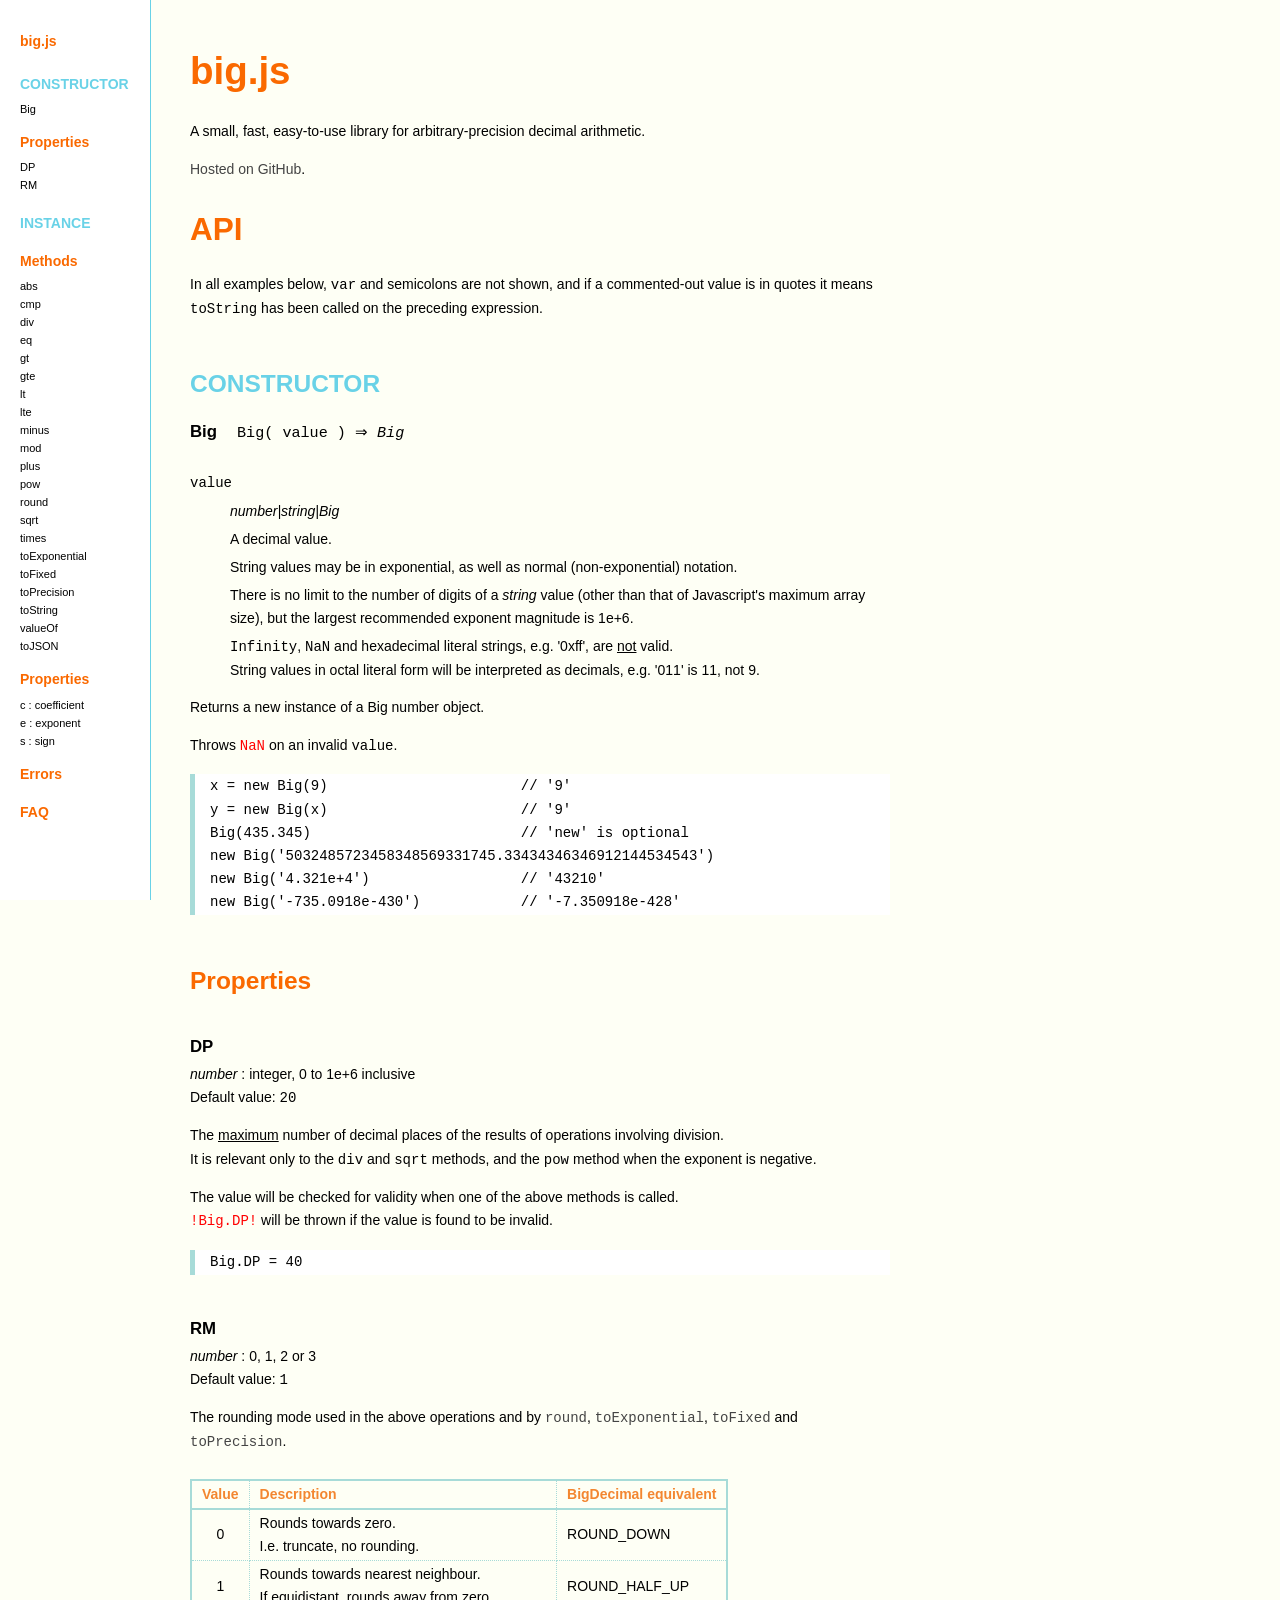
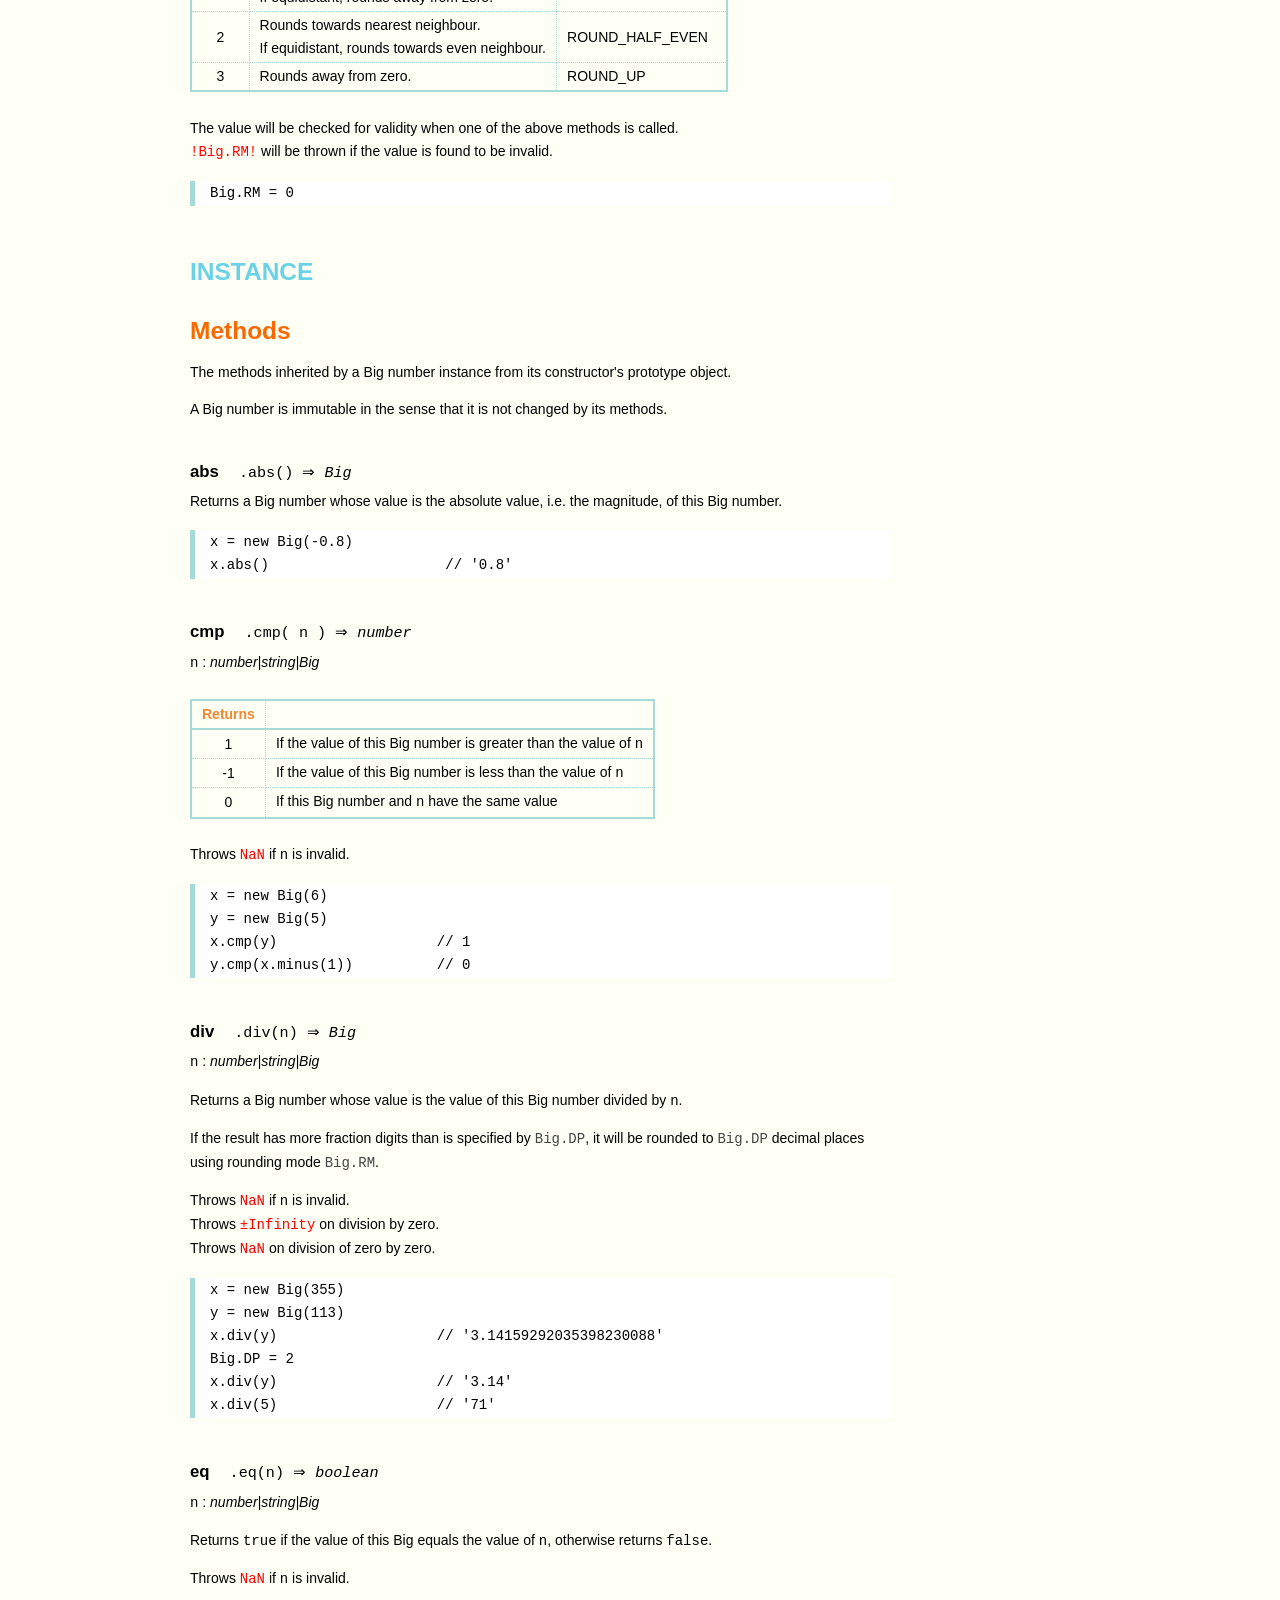
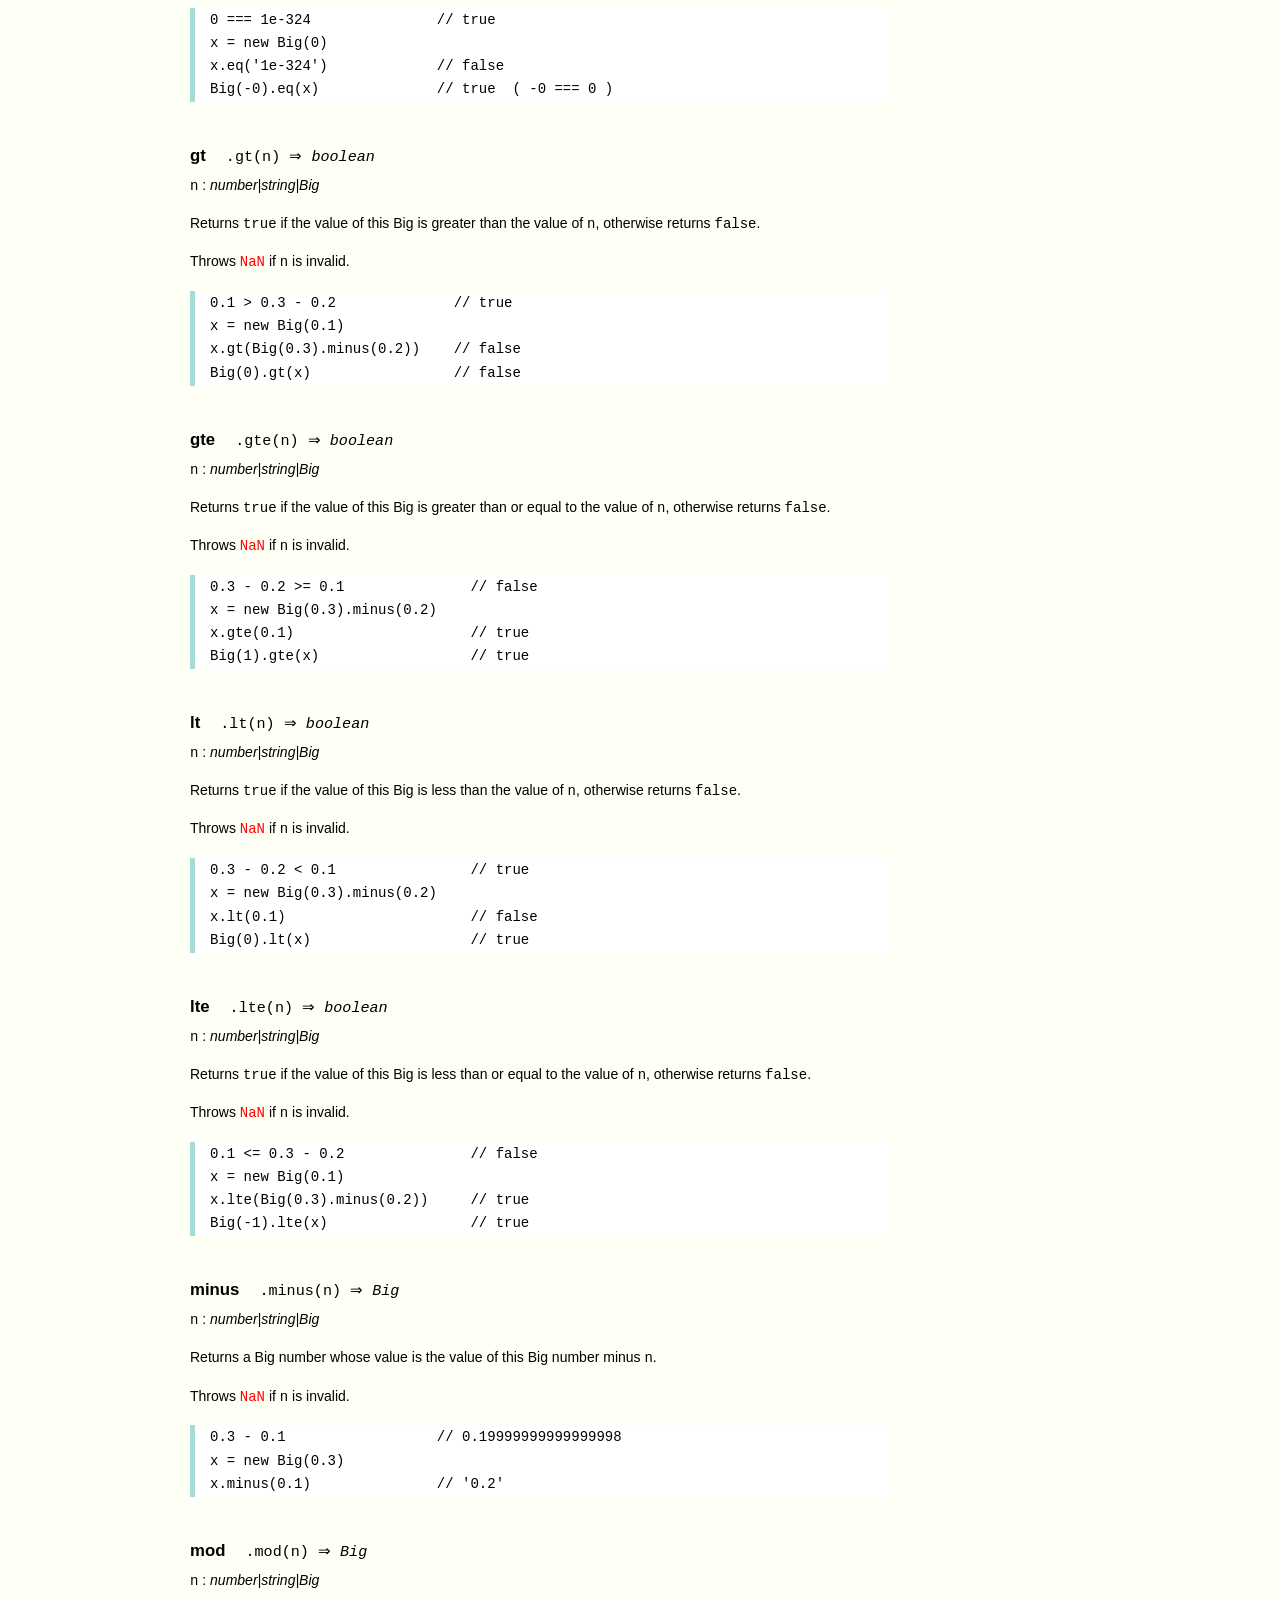
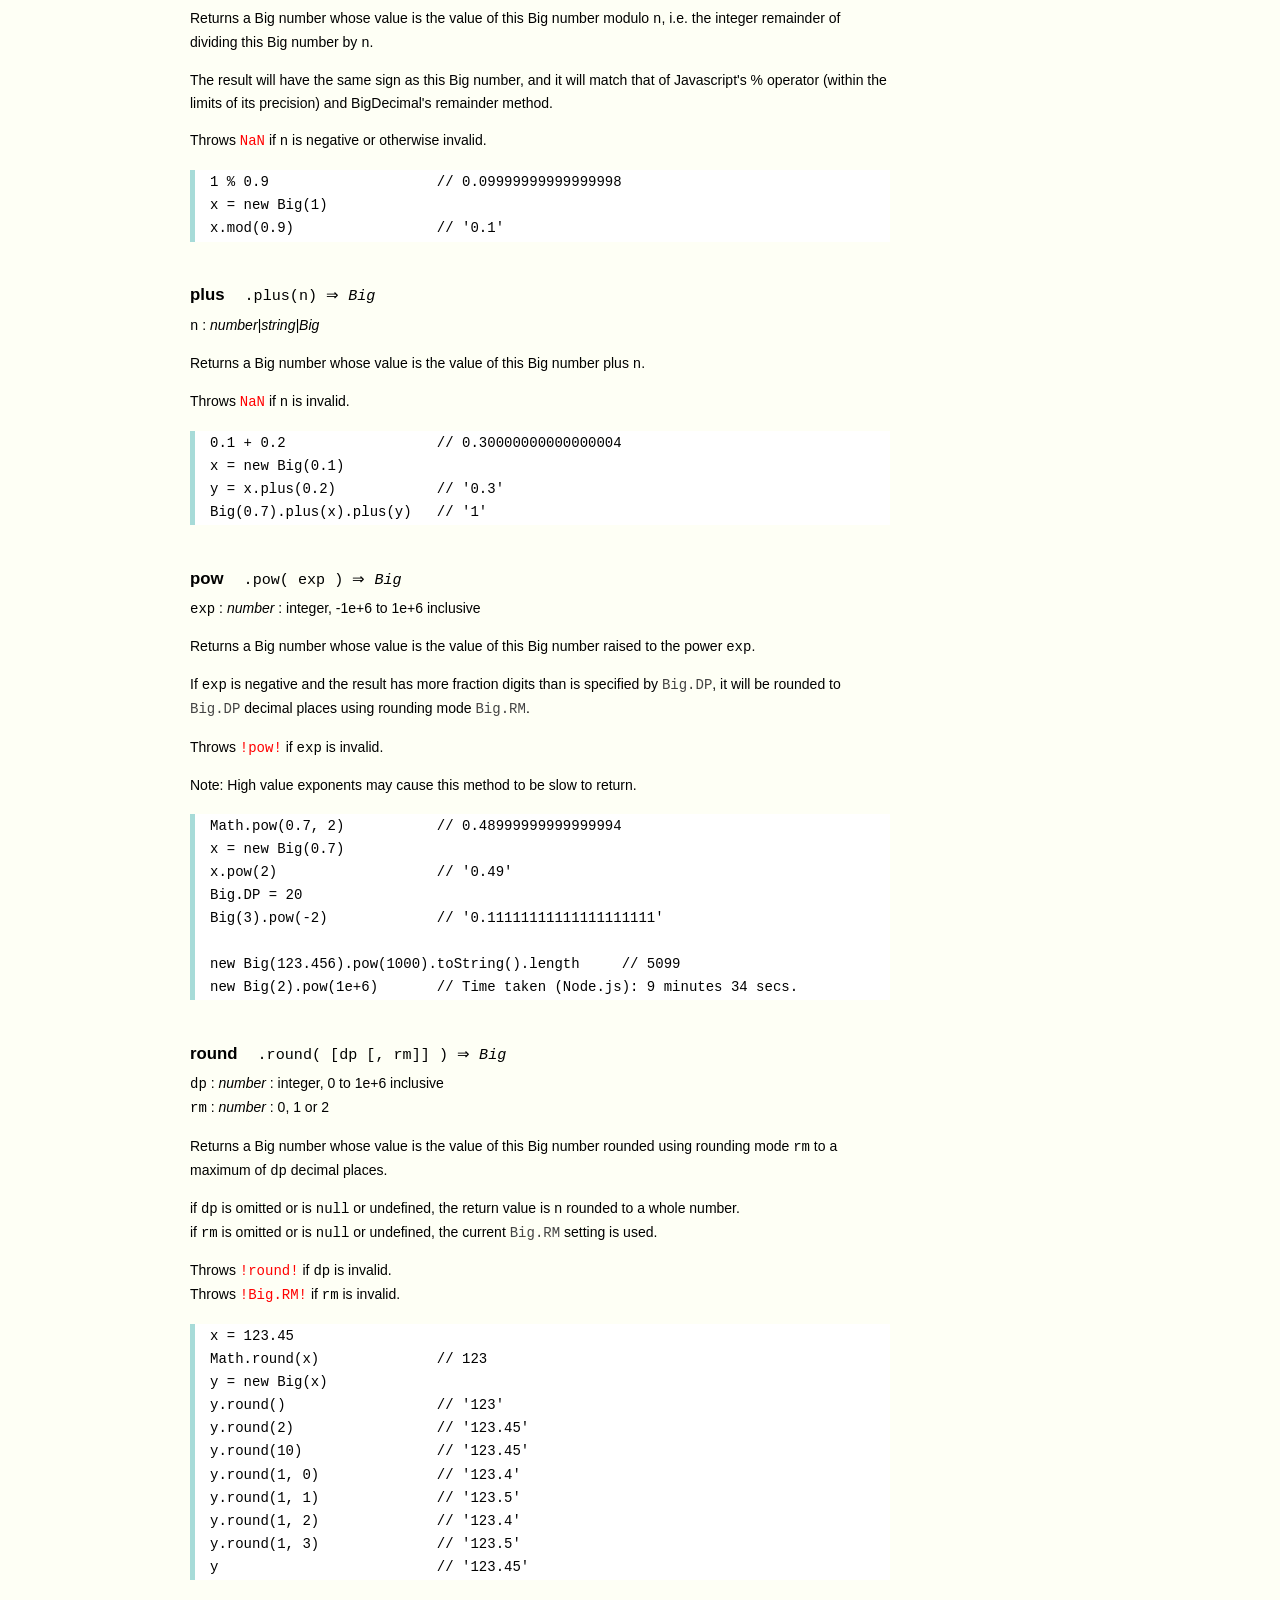
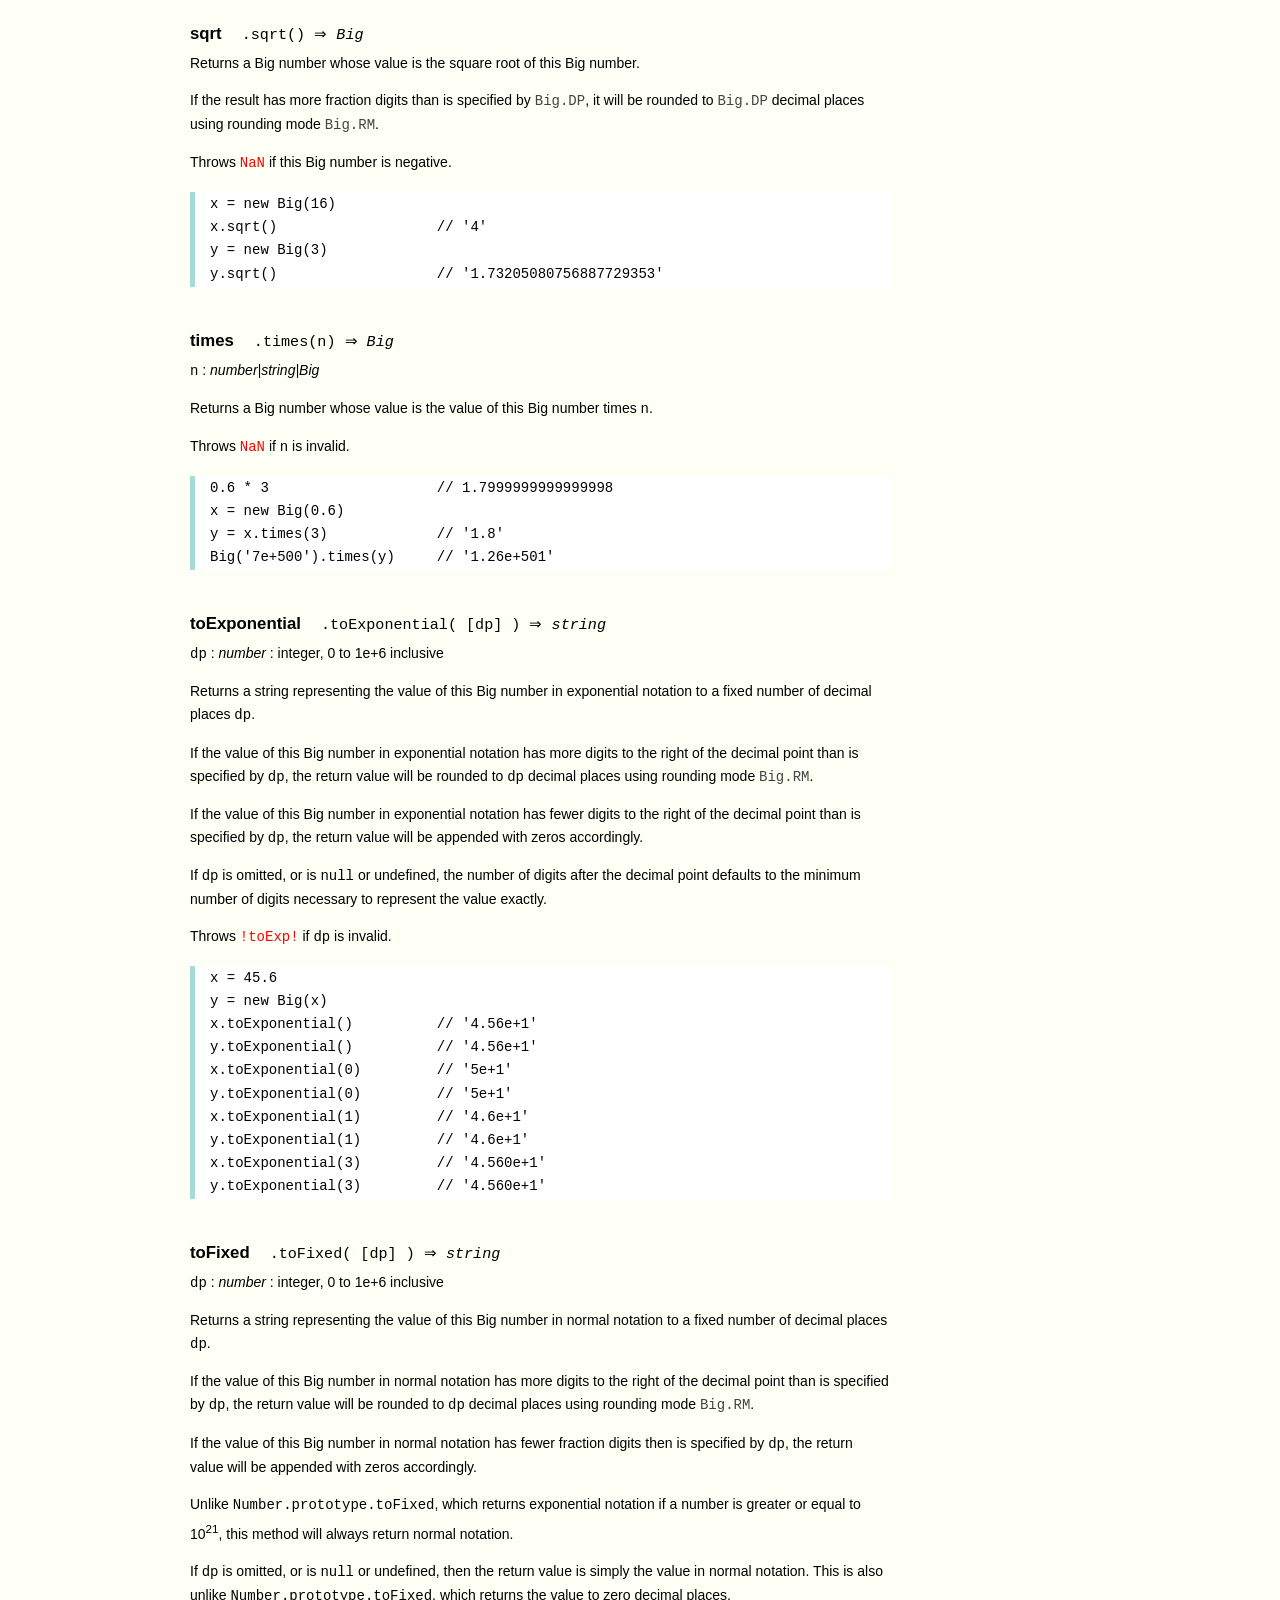
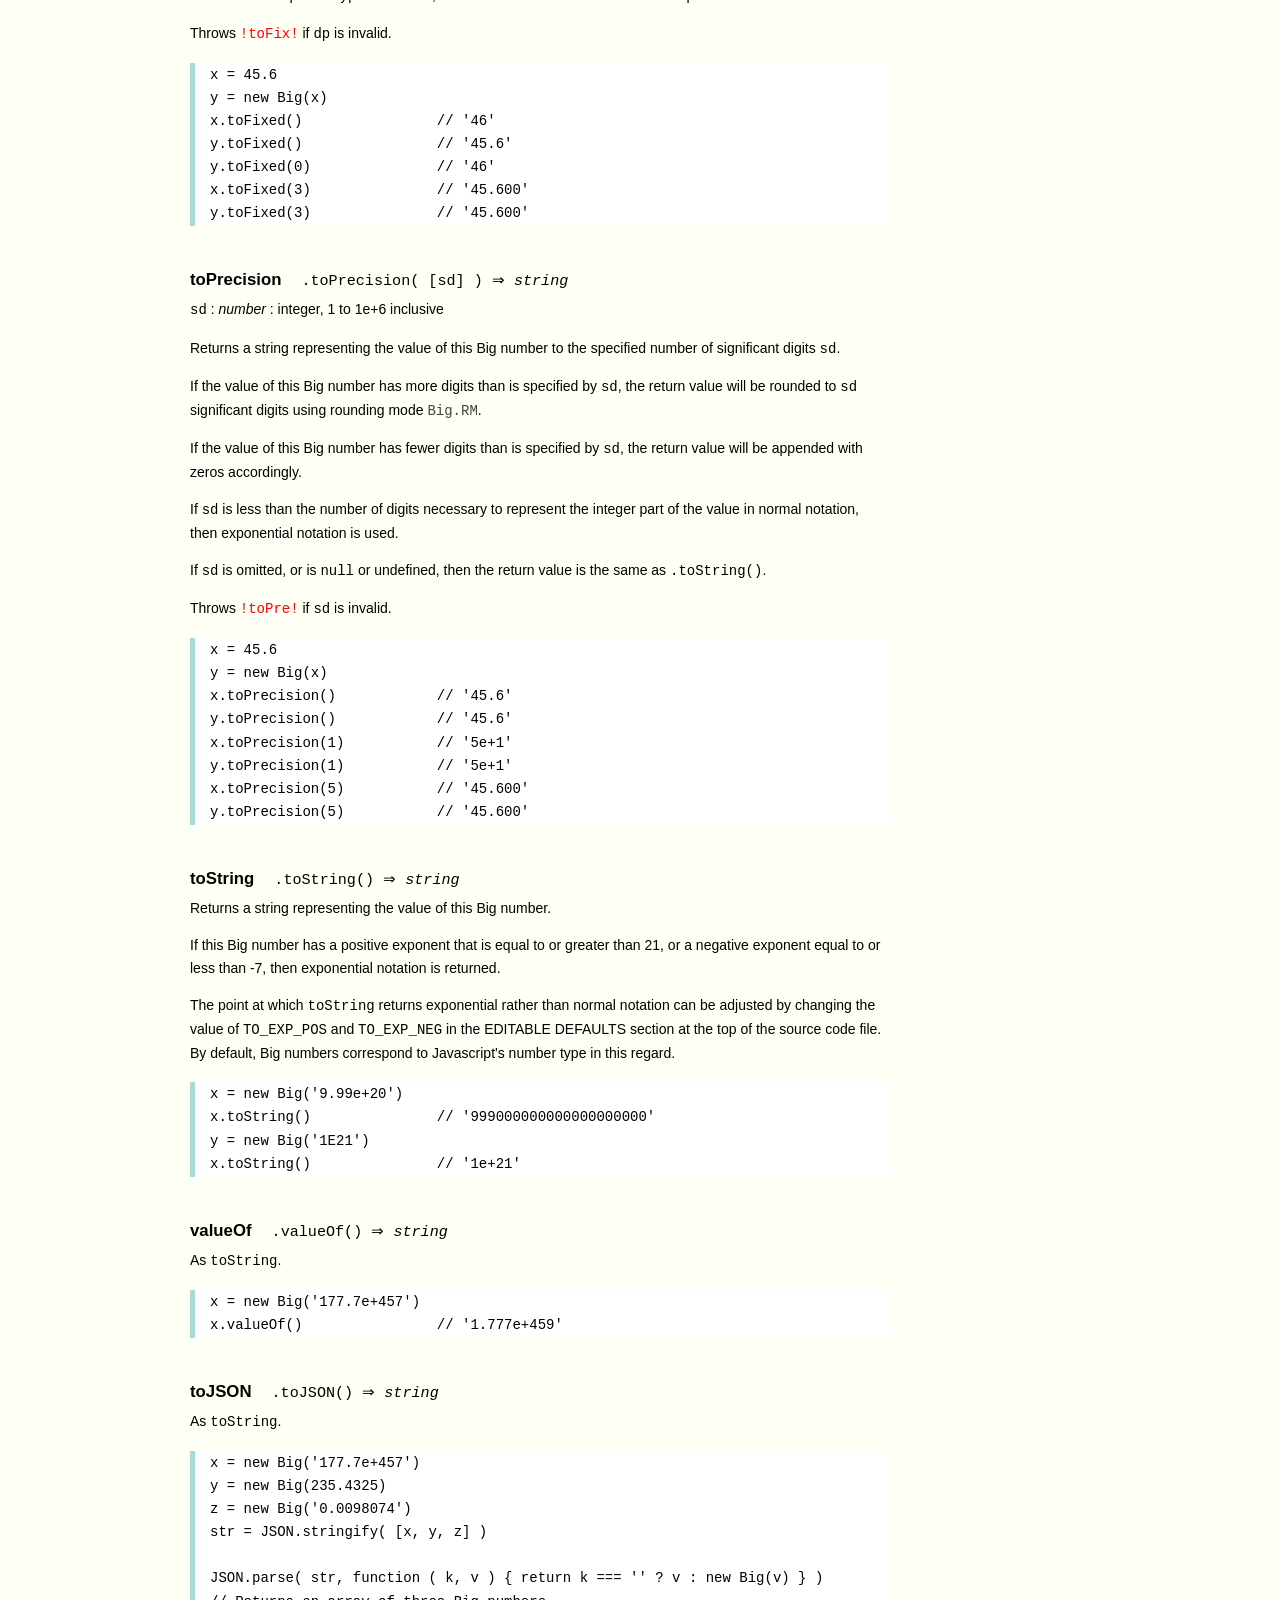
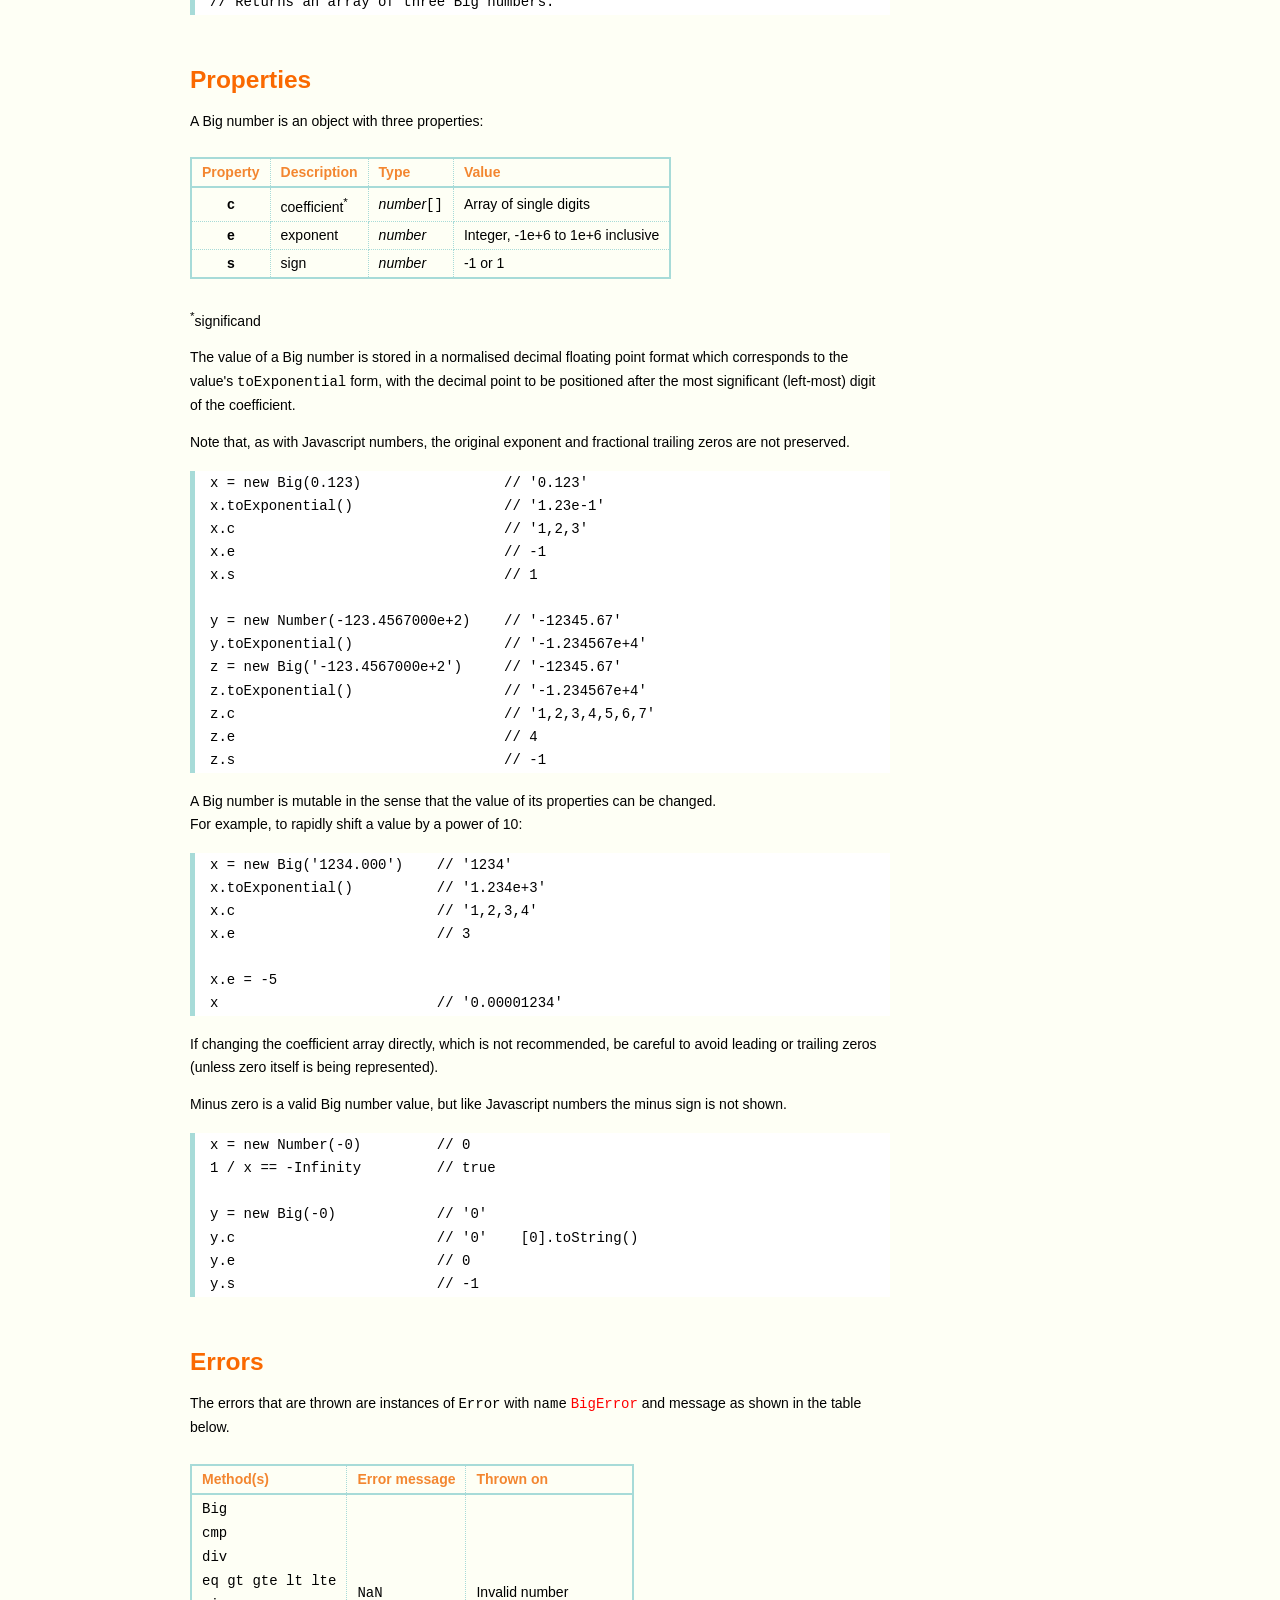
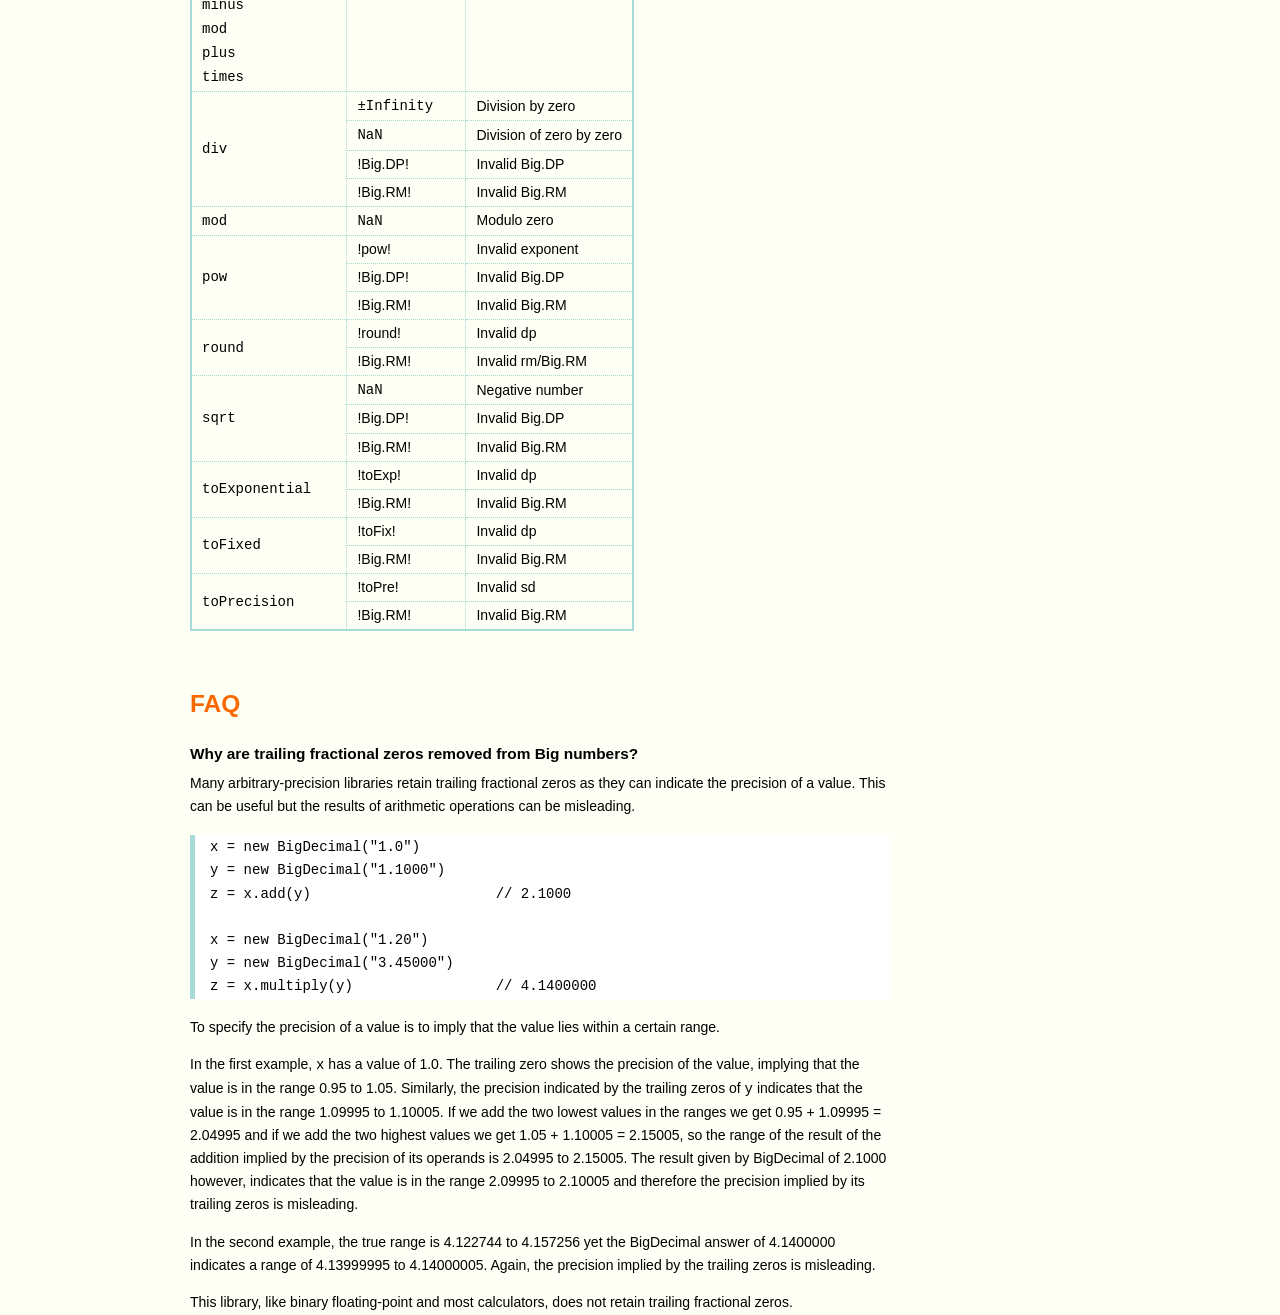
<file: js/big.js-master/docs/legacy/v2.x.x.html>
<!DOCTYPE HTML>
<html>
<head>
  <meta charset="utf-8">
  <meta http-equiv="X-UA-Compatible" content="IE=edge,chrome=1">
  <meta name="Author" content="M Mclaughlin">
  <title>big.js API</title>
  <style>
html{font-family:sans-serif;font-size:100%}
body{font-family:"Helvetica Neue",Helvetica,Arial,sans-serif;font-size:14px;
  line-height:1.65em;background:#fefff5;color:#000;min-height:100%;margin:0}
.nav{background:#fff;position:fixed;top:0;bottom:0;left:0;width:130px;
  overflow-y:auto;padding:15px 0 30px 20px; border-right: 1px solid #69d2e7}
div.container{width:700px;margin:30px 0 50px 190px}
p{margin:0 0 1em;width:700px}
pre,ul{margin:1em 0}
h1,h2,h3,h4,h5{margin:0;padding:1.5em 0 0}
h1,h2{padding:.75em 0 1em}
h1{font-size:2.75em;color:#fa6900}
h2{font-size:2.25em;color:#fa6900}
h3{font-size:1.75em;color:#69d2e7}
h4{font-size:1.75em;color:#fa6900;padding-bottom:.75em}
h5{font-size:1.2em;padding-bottom:.3em}
h6{font-size:1.1em;margin:0;padding:0.5em 0}
dd dt{font-size:1.2em}
dt{padding-top:.5em}
dd{padding-top:.35em}
b{font-weight:700}
a,a:visited{color:#444;text-decoration:none}
a:active,a:hover{outline:0;color:#000}
a:hover{text-decoration:underline}
.nav a,.nav b,.nav a:visited{display:block;color:#fa6900;font-weight:700;
  margin-top:15px}
.nav b{color:#69d2e7;margin-top:20px;cursor:default;width:auto}
ul{list-style-type:none;padding:0 0 0 20px}
.nav ul{line-height:14px;padding-left:0;margin:5px 0 0}
.nav ul a,.nav ul a:visited{display:inline;color:#000;font-family:Verdana,
  Geneva,sans-serif;font-size:11px;font-weight:400;margin:0}
.inset,ul.inset{margin-left:20px}
code.inset{font-size:.9em}
.nav li{cursor:pointer;width:auto;margin:0 0 3px}
span.alias{font-style:italic;margin-left:20px}
table{border-collapse:collapse;border-spacing:0;border:2px solid #a7dbd8;
  margin:1.75em 0;padding:0}
td,th{text-align:left;margin:0;padding:2px 10px;border:1px dotted #a7dbd8}
th{border-top:2px solid #a7dbd8;border-bottom:2px solid #a7dbd8;color:#f38630}
pre{background:#fff;white-space:pre-wrap;word-wrap:break-word;
  border-left:5px solid #a7dbd8;padding:1px 0 1px 15px;margin:1.2em 0}
code,pre{font-family:Monaco,Consolas,"Lucida Console",monospace;
  font-weight:400}
.end{margin-bottom:25px}
.nav-title{color:#fa6900}
.centre{text-align:center}
.error{color:#f00}
  </style>
</head>
<body>

  <div class="nav">

    <a class='nav-title' href="#">big.js</a>

    <b> CONSTRUCTOR </b>
    <ul>
      <li><a href="#big">Big</a></li>
    </ul>

    <a href="#constructor-properties">Properties</a>
    <ul>
      <li><a href="#dp">DP</a></li>
      <li><a href="#rm">RM</a></li>
    </ul>

    <b> INSTANCE </b>

    <a href="#prototype-methods">Methods</a>
    <ul>
      <li><a href="#abs"    >abs</a></li>
      <li><a href="#cmp"    >cmp</a></li>
      <li><a href="#div"    >div</a></li>
      <li><a href="#eq"     >eq</a></li>
      <li><a href="#gt"     >gt</a></li>
      <li><a href="#gte"    >gte</a></li>
      <li><a href="#lt"     >lt</a></li>
      <li><a href="#lte"    >lte</a></li>
      <li><a href="#minus"  >minus</a></li>
      <li><a href="#mod"    >mod</a></li>
      <li><a href="#plus"   >plus</a></li>
      <li><a href="#pow"    >pow</a></li>
      <li><a href="#round"  >round</a></li>
      <li><a href="#sqrt"   >sqrt</a></li>
      <li><a href="#times"  >times</a></li>
      <li><a href="#toE"    >toExponential</a></li>
      <li><a href="#toF"    >toFixed</a></li>
      <li><a href="#toP"    >toPrecision</a></li>
      <li><a href="#toS"    >toString</a></li>
      <li><a href="#valueOf">valueOf</a></li>
      <li><a href="#toJSON" >toJSON</a></li>
    </ul>

    <a href="#instance-properties">Properties</a>
    <ul>
      <li><a href="#coefficient">c : coefficient</a></li>
      <li><a href="#exponent"   >e : exponent</a></li>
      <li><a href="#sign"       >s : sign</a></li>
    </ul>

    <a href="#Errors">Errors</a>

    <a class='end' href="#faq">FAQ</a>

  </div>

  <div class="container">

    <h1>big.js</h1>

    <p>
      A small, fast, easy-to-use library for arbitrary-precision decimal
      arithmetic.
    </p>

    <p>
      <a href="https://github.com/MikeMcl/big.js/">Hosted on GitHub</a>.
    </p>


    <h2>API</h2>

    <p>
      In all examples below, <code>var</code> and semicolons are not shown, and
      if a commented-out value is in quotes it means <code>toString</code> has
      been called on the preceding expression.
    </p>



    <h3>CONSTRUCTOR</h3>

    <h5 id="big">
      Big<code class='inset'>Big( value ) &rArr; <i>Big</i></code>
    </h5>
    <dl>
      <dt><code>value</code></dt>
      <dd>
        <i>number|string|Big</i>
      </dd>
      <dd>
        A decimal value.
      </dd>
      <dd>
        String values may be in exponential, as well as normal (non-exponential)
        notation.
      </dd>
      <dd>
        There is no limit to the number of digits of a <em>string</em> value
        (other than that of Javascript's maximum array size), but the largest
        recommended exponent magnitude is 1e+6.
      </dd>
      <dd>
        <code>Infinity</code>, <code>NaN</code> and hexadecimal literal
        strings, e.g. '0xff', are <u>not</u> valid.<br>
        String values in octal literal form will be interpreted as decimals,
        e.g. '011' is 11, not 9.
      </dd>
    </dl>
    <p>Returns a new instance of a Big number object.</p>
    <p>
      Throws <code class='error'>NaN</code> on an invalid <code>value</code>.
    </p>
    <pre>
x = new Big(9)                       // '9'
y = new Big(x)                       // '9'
Big(435.345)                         // 'new' is optional
new Big('5032485723458348569331745.33434346346912144534543')
new Big('4.321e+4')                  // '43210'
new Big('-735.0918e-430')            // '-7.350918e-428'</pre>



    <h4 id="constructor-properties">Properties</h4>

    <h5 id="dp">DP</h5>
    <p>
      <i>number</i> : integer, 0 to 1e+6 inclusive<br />
      Default value: <code>20</code>
    </p>
    <p>
      The <u>maximum</u> number of decimal places of the results of operations
      involving division.<br />
      It is relevant only to the <code>div</code> and <code>sqrt</code> methods,
      and the <code>pow</code> method when the exponent is negative.
    </p>
    <p>
      The value will be checked for validity when one of the above methods is
      called.<br />
      <code class='error'>!Big.DP!</code> will be thrown if the value is found to be invalid.
    </p>
    <pre>Big.DP = 40</pre>



    <h5 id="rm">RM</h5>
    <p>
      <i>number</i> : 0, 1, 2 or 3<br />
      Default value: <code>1</code>
    </p>
    <p>
      The rounding mode used in the above operations and by
      <a href='#round'><code>round</code></a>,
      <a href='#toE'><code>toExponential</code></a>,
      <a href='#toF'><code>toFixed</code></a> and
      <a href='#toP'><code>toPrecision</code></a>.
    </p>
    <table>
      <tr>
        <th>Value</th>
        <th>Description</th>
        <th>BigDecimal equivalent</th>
      </tr>
      <tr>
        <td class='centre'>0</td>
        <td>
          Rounds towards zero.<br />
          I.e. truncate, no rounding.
        </td>
        <td id="round-down">ROUND_DOWN</td>
      </tr>
      <tr>
        <td class='centre'>1</td>
        <td>
          Rounds towards nearest neighbour.<br />
          If equidistant, rounds away from zero.
        </td>
        <td id="round-half-up">ROUND_HALF_UP</td>
      </tr>
      <tr>
        <td class='centre'>2</td>
        <td>
          Rounds towards nearest neighbour.<br />
          If equidistant, rounds towards even neighbour.
        </td>
        <td id="round-half-even">ROUND_HALF_EVEN</td>
      </tr>
      <tr>
        <td class='centre'>3</td>
        <td>Rounds away from zero.</td>
        <td id="round-up">ROUND_UP</td>
      </tr>
    </table>
    <p>
      The value will be checked for validity when one of the above methods is
      called.<br />
      <code class='error'>!Big.RM!</code> will be thrown if the value is found to be invalid.
    </p>
    <pre>Big.RM = 0</pre>



    <h3>INSTANCE</h3>

    <h4 id="prototype-methods">Methods</h4>
    <p>
      The methods inherited by a Big number instance from its constructor's
      prototype object.
    </p>
    <p>
      A Big number is immutable in the sense that it is not changed by its
      methods.
    </p>



    <h5 id="abs">abs<code class='inset'>.abs() &rArr; <i>Big</i></code></h5>
    <p>
      Returns a Big number whose value is the absolute value, i.e. the
      magnitude, of this Big number.
    </p>
    <pre>
x = new Big(-0.8)
x.abs()                     // '0.8'</pre>



    <h5 id="cmp">
      cmp<code class='inset'>.cmp( n ) &rArr; <i>number</i></code>
    </h5>
    <p><code>n</code> : <i>number|string|Big</i><br /></p>
    <table>
      <tr>
        <th>Returns</th>
        <th colspan=2>&nbsp;</th>
      </tr>
      <tr>
        <td class='centre'>1</td>
        <td>
          If the value of this Big number is greater than the value of <code>n</code>
        </td>
      </tr>
      <tr>
        <td class='centre'>-1</td>
        <td>
          If the value of this Big number is less than the value of <code>n</code>
        </td>
      </tr>
      <tr>
        <td class='centre'>0</td>
        <td>If this Big number and <code>n</code> have the same value</td>
      </tr>
    </table>
    <p>Throws <code class='error'>NaN</code> if <code>n</code> is invalid.</p>
    <pre>
x = new Big(6)
y = new Big(5)
x.cmp(y)                   // 1
y.cmp(x.minus(1))          // 0</pre>



    <h5 id="div">div<code class='inset'>.div(n) &rArr; <i>Big</i></code></h5>
    <p><code>n</code> : <i>number|string|Big</i><br /></p>
    <p>
      Returns a Big number whose value is the value of this Big number divided
      by <code>n</code>.
    </p>
    <p>
      If the result has more fraction digits than is specified by
      <a href='#dp'><code>Big.DP</code></a>, it will be rounded to
      <a href='#dp'><code>Big.DP</code></a> decimal places using rounding mode
      <a href='#rm'><code>Big.RM</code></a>.
    </p>
    <p>
      Throws <code class='error'>NaN</code> if <code>n</code> is invalid.<br />
      Throws <code class='error'>&plusmn;Infinity</code> on division by zero.<br />
      Throws <code class='error'>NaN</code> on division of zero by zero.
    </p>
    <pre>
x = new Big(355)
y = new Big(113)
x.div(y)                   // '3.14159292035398230088'
Big.DP = 2
x.div(y)                   // '3.14'
x.div(5)                   // '71'</pre>






    <h5 id="eq">eq<code class='inset'>.eq(n) &rArr; <i>boolean</i></code></h5>
    <p><code>n</code> : <i>number|string|Big</i></p>
    <p>
      Returns <code>true</code> if the value of this Big equals the value
      of <code>n</code>, otherwise returns <code>false</code>.
    </p>
    <p>Throws <code class='error'>NaN</code> if <code>n</code> is invalid.</p>
    <pre>
0 === 1e-324               // true
x = new Big(0)
x.eq('1e-324')             // false
Big(-0).eq(x)              // true  ( -0 === 0 )</pre>



    <h5 id="gt">
      gt<code class='inset'>.gt(n) &rArr; <i>boolean</i></code>
    </h5>
    <p><code>n</code> : <i>number|string|Big</i></p>
    <p>
      Returns <code>true</code> if the value of this Big is greater than
      the value of <code>n</code>, otherwise returns <code>false</code>.
    </p>
    <p>Throws <code class='error'>NaN</code> if <code>n</code> is invalid.</p>
    <pre>
0.1 &gt; 0.3 - 0.2              // true
x = new Big(0.1)
x.gt(Big(0.3).minus(0.2))    // false
Big(0).gt(x)                 // false</pre>



    <h5 id="gte">
      gte<code class='inset'>.gte(n) &rArr; <i>boolean</i></code>
    </h5>
    <p><code>n</code> : <i>number|string|Big</i></p>
    <p>
      Returns <code>true</code> if the value of this Big is greater than
      or equal to the value of <code>n</code>, otherwise returns
      <code>false</code>.
    </p>
    <p>Throws <code class='error'>NaN</code> if <code>n</code> is invalid.</p>
    <pre>
0.3 - 0.2 &gt;= 0.1               // false
x = new Big(0.3).minus(0.2)
x.gte(0.1)                     // true
Big(1).gte(x)                  // true</pre>



    <h5 id="lt">
      lt<code class='inset'>.lt(n) &rArr; <i>boolean</i></code>
    </h5>
    <p><code>n</code> : <i>number|string|Big</i></p>
    <p>
      Returns <code>true</code> if the value of this Big is less than the
      value of <code>n</code>, otherwise returns <code>false</code>.
    </p>
    <p>Throws <code class='error'>NaN</code> if <code>n</code> is invalid.</p>
    <pre>
0.3 - 0.2 &lt; 0.1                // true
x = new Big(0.3).minus(0.2)
x.lt(0.1)                      // false
Big(0).lt(x)                   // true</pre>



    <h5 id="lte">
      lte<code class='inset'>.lte(n) &rArr; <i>boolean</i></code>
    </h5>
    <p><code>n</code> : <i>number|string|Big</i></p>
    <p>
      Returns <code>true</code> if the value of this Big is less than or
      equal to the value of <code>n</code>, otherwise returns
      <code>false</code>.
    </p>
    <p>Throws <code class='error'>NaN</code> if <code>n</code> is invalid.</p>
    <pre>
0.1 &lt;= 0.3 - 0.2               // false
x = new Big(0.1)
x.lte(Big(0.3).minus(0.2))     // true
Big(-1).lte(x)                 // true</pre>



    <h5 id="minus">
      minus<code class='inset'>.minus(n) &rArr; <i>Big</i></code>
    </h5>
    <p><code>n</code> : <i>number|string|Big</i></p>
    <p>
      Returns a Big number whose value is the value of this Big number minus
      <code>n</code>.
    </p>
    <p>Throws <code class='error'>NaN</code> if <code>n</code> is invalid.</p>
    <pre>
0.3 - 0.1                  // 0.19999999999999998
x = new Big(0.3)
x.minus(0.1)               // '0.2'</pre>



    <h5 id="mod">mod<code class='inset'>.mod(n) &rArr; <i>Big</i></code></h5>
    <p><code>n</code> : <i>number|string|Big</i></p>
    <p>
      Returns a Big number whose value is the value of this Big number modulo
      <code>n</code>, i.e. the integer remainder of dividing this Big number by
      <code>n</code>.
    </p>
    <p>
      The result will have the same sign as this Big number, and it will match
      that of Javascript's % operator (within the limits of its precision) and
      BigDecimal's remainder method.
    </p>
     <p>Throws <code class='error'>NaN</code> if <code>n</code> is negative or otherwise invalid.</p>
    <pre>
1 % 0.9                    // 0.09999999999999998
x = new Big(1)
x.mod(0.9)                 // '0.1'</pre>



    <h5 id="plus">
      plus<code class='inset'>.plus(n) &rArr; <i>Big</i></code>
    </h5>
    <p><code>n</code> : <i>number|string|Big</i></p>
    <p>
      Returns a Big number whose value is the value of this Big number plus
      <code>n</code>.
    </p>
    <p>Throws <code class='error'>NaN</code> if <code>n</code> is invalid.</p>
    <pre>
0.1 + 0.2                  // 0.30000000000000004
x = new Big(0.1)
y = x.plus(0.2)            // '0.3'
Big(0.7).plus(x).plus(y)   // '1'</pre>



     <h5 id="pow">pow<code class='inset'>.pow( exp ) &rArr; <i>Big</i></code>
    </h5>
    <p>
      <code>exp</code> : <i>number</i> : integer, -1e+6 to 1e+6 inclusive
    </p>
    <p>
      Returns a Big number whose value is the value of this Big number raised to
      the power <code>exp</code>.
    </p>
    <p>
      If <code>exp</code> is negative and the result has more fraction digits
      than is specified by <a href='#dp'><code>Big.DP</code></a>, it will be
      rounded to <a href='#dp'><code>Big.DP</code></a> decimal places using
      rounding mode <a href='#rm'><code>Big.RM</code></a>.
    </p>
    <p>Throws <code class='error'>!pow!</code> if <code>exp</code> is invalid.</p>
    <p>
      Note: High value exponents may cause this method to be slow to return.
    </p>
    <pre>
Math.pow(0.7, 2)           // 0.48999999999999994
x = new Big(0.7)
x.pow(2)                   // '0.49'
Big.DP = 20
Big(3).pow(-2)             // '0.11111111111111111111'

new Big(123.456).pow(1000).toString().length     // 5099
new Big(2).pow(1e+6)       // Time taken (Node.js): 9 minutes 34 secs.</pre>



    <h5 id="round">
      round<code class='inset'>.round( [dp [, rm]] )
      &rArr; <i>Big</i></code>
    </h5>
    <p>
      <code>dp</code> : <i>number</i> : integer, 0 to 1e+6 inclusive
      <br />
      <code>rm</code> : <i>number</i> : 0, 1 or 2
    </p>
    <p>
      Returns a Big number whose value is the value of this Big number rounded
      using rounding mode <code>rm</code> to a maximum of <code>dp</code>
      decimal places.
    </p>
    <p>
      if <code>dp</code> is omitted or is <code>null</code> or undefined, the
      return value is <code>n</code> rounded to a whole number.<br />
      if <code>rm</code> is omitted or is <code>null</code> or
      undefined, the current <a href='#rm'><code>Big.RM</code></a> setting is
      used.
    </p>
    <p>
      Throws <code class='error'>!round!</code> if <code>dp</code> is invalid.<br />
      Throws <code class='error'>!Big.RM!</code> if <code>rm</code> is invalid.
    </p>
    <pre>
x = 123.45
Math.round(x)              // 123
y = new Big(x)
y.round()                  // '123'
y.round(2)                 // '123.45'
y.round(10)                // '123.45'
y.round(1, 0)              // '123.4'
y.round(1, 1)              // '123.5'
y.round(1, 2)              // '123.4'
y.round(1, 3)              // '123.5'
y                          // '123.45'</pre>



    <h5 id="sqrt">sqrt<code class='inset'>.sqrt() &rArr; <i>Big</i></code></h5>
    <p>
      Returns a Big number whose value is the square root of this Big number.
    </p>
    <p>
      If the result has more fraction digits than is specified by
      <a href='#dp'><code>Big.DP</code></a>, it will be rounded to
      <a href='#dp'><code>Big.DP</code></a> decimal places using rounding mode
      <a href='#rm'><code>Big.RM</code></a>.
    </p>
    <p>Throws <code class='error'>NaN</code> if this Big number is negative.</p>
    <pre>
x = new Big(16)
x.sqrt()                   // '4'
y = new Big(3)
y.sqrt()                   // '1.73205080756887729353'</pre>



    <h5 id="times">
      times<code class='inset'>.times(n) &rArr; <i>Big</i></code>
    </h5>
    <p><code>n</code> : <i>number|string|Big</i><br /></p>
    <p>
      Returns a Big number whose value is the value of this Big number times
      <code>n</code>.
    </p>
    <p>Throws <code class='error'>NaN</code> if <code>n</code> is invalid.</p>
    <pre>
0.6 * 3                    // 1.7999999999999998
x = new Big(0.6)
y = x.times(3)             // '1.8'
Big('7e+500').times(y)     // '1.26e+501'</pre>



    <h5 id="toE">
      toExponential<code class='inset'>.toExponential( [dp] ) &rArr;
      <i>string</i></code>
    </h5>
    <p><code>dp</code> : <i>number</i> : integer, 0 to 1e+6 inclusive</p>
    <p>
      Returns a string representing the value of this Big number in exponential
      notation to a fixed number of decimal places <code>dp</code>.
    </p>
    <p>
      If the value of this Big number in exponential notation has more digits to
      the right of the decimal point than is specified by <code>dp</code>, the
      return value will be rounded to <code>dp</code> decimal places using
      rounding mode <a href='#rm'><code>Big.RM</code></a>.
    </p>
    <p>
      If the value of this Big number in exponential notation has fewer digits
      to the right of the decimal point than is specified by <code>dp</code>,
      the return value will be appended with zeros accordingly.
    </p>
    <p>
      If <code>dp</code> is omitted, or is <code>null</code> or undefined, the
      number of digits after the decimal point defaults to the minimum number of
      digits necessary to represent the value exactly.
    </p>
    <p>Throws <code class='error'>!toExp!</code> if <code>dp</code> is invalid.</p>
    <pre>
x = 45.6
y = new Big(x)
x.toExponential()          // '4.56e+1'
y.toExponential()          // '4.56e+1'
x.toExponential(0)         // '5e+1'
y.toExponential(0)         // '5e+1'
x.toExponential(1)         // '4.6e+1'
y.toExponential(1)         // '4.6e+1'
x.toExponential(3)         // '4.560e+1'
y.toExponential(3)         // '4.560e+1'</pre>



    <h5 id="toF">
      toFixed<code class='inset'>.toFixed( [dp] ) &rArr;
      <i>string</i></code>
    </h5>
    <p>
      <code>dp</code> : <i>number</i> : integer, 0 to 1e+6 inclusive
    </p>
    <p>
      Returns a string representing the value of this Big number in normal
      notation to a fixed number of decimal places <code>dp</code>.
    </p>
    <p>
      If the value of this Big number in normal notation has more digits to the
      right of the decimal point than is specified by <code>dp</code>, the
      return value will be rounded to <code>dp</code> decimal places using
      rounding mode <a href='#rm'><code>Big.RM</code></a>.
    </p>
    <p>
      If the value of this Big number in normal notation has fewer fraction
      digits then is specified by <code>dp</code>, the return value will be
      appended with zeros accordingly.
    </p>
    <p>
      Unlike <code>Number.prototype.toFixed</code>, which returns
      exponential notation if a number is greater or equal to 10<sup>21</sup>,
      this method will always return normal notation.
    </p>
    <p>
      If <code>dp</code> is omitted, or is <code>null</code> or
      undefined, then the return value is simply the value in normal notation.
      This is  also unlike <code>Number.prototype.toFixed</code>, which returns
      the value to zero decimal places.
    </p>
    <p>Throws <code class='error'>!toFix!</code> if <code>dp</code> is invalid.</p>
    <pre>
x = 45.6
y = new Big(x)
x.toFixed()                // '46'
y.toFixed()                // '45.6'
y.toFixed(0)               // '46'
x.toFixed(3)               // '45.600'
y.toFixed(3)               // '45.600'</pre>



    <h5 id="toP">
      toPrecision<code class='inset'>.toPrecision( [sd] ) &rArr;
      <i>string</i></code>
    </h5>
    <p><code>sd</code> : <i>number</i> : integer, 1 to 1e+6 inclusive</p>
    <p>
      Returns a string representing the value of this Big number to the
      specified number of significant digits <code>sd</code>.
    </p>
    <p>
      If the value of this Big number has more digits than is specified by
      <code>sd</code>, the return value will be rounded to <code>sd</code>
      significant digits using rounding mode
      <a href='#rm'><code>Big.RM</code></a>.
    </p>
    <p>
      If the value of this Big number has fewer digits than is specified by
      <code>sd</code>, the return value will be appended with zeros accordingly.
    </p>
    <p>
      If <code>sd</code> is less than the number of digits necessary to
      represent the integer part of the value in normal notation, then
      exponential notation is used.
    </p>
    <p>
      If <code>sd</code> is omitted, or is <code>null</code> or undefined, then
      the return value is the same as <code>.toString()</code>.
    </p>
    <p>Throws <code class='error'>!toPre!</code> if <code>sd</code> is invalid.</p>
    <pre>
x = 45.6
y = new Big(x)
x.toPrecision()            // '45.6'
y.toPrecision()            // '45.6'
x.toPrecision(1)           // '5e+1'
y.toPrecision(1)           // '5e+1'
x.toPrecision(5)           // '45.600'
y.toPrecision(5)           // '45.600'</pre>



    <h5 id="toS">
      toString<code class='inset'>.toString() &rArr; <i>string</i></code>
    </h5>
    <p>
      Returns a string representing the value of this Big number.
    </p>
     <p>
      If this Big number has a positive exponent that is equal to or greater
      than 21, or a negative exponent equal to or less than -7, then exponential
      notation is returned.
    </p>
    <p>
      The point at which <code>toString</code> returns exponential rather than
      normal notation can be adjusted by changing the value of
      <code>TO_EXP_POS</code> and <code>TO_EXP_NEG</code> in the
      EDITABLE DEFAULTS section at the top of the source code file. By default,
      Big numbers correspond to Javascript's number type in this regard.
    </p>
    <pre>
x = new Big('9.99e+20')
x.toString()               // '999000000000000000000'
y = new Big('1E21')
x.toString()               // '1e+21'</pre>



    <h5 id="valueOf">
      valueOf<code class='inset'>.valueOf() &rArr; <i>string</i></code>
    </h5>
    <p>
      As <code>toString</code>.
    </p>
    <pre>
x = new Big('177.7e+457')
x.valueOf()                // '1.777e+459'</pre>



    <h5 id="toJSON">
      toJSON<code class='inset'>.toJSON() &rArr; <i>string</i></code>
    </h5>
    <p>
      As <code>toString</code>.
    </p>
    <pre>
x = new Big('177.7e+457')
y = new Big(235.4325)
z = new Big('0.0098074')
str = JSON.stringify( [x, y, z] )

JSON.parse( str, function ( k, v ) { return k === '' ? v : new Big(v) } )
// Returns an array of three Big numbers.</pre>



    <h4 id="instance-properties">Properties</h4>
    <p>
      A Big number is an object with three properties:
    </p>
    <table>
      <tr>
        <th>Property</th>
        <th>Description</th>
        <th>Type</th>
        <th>Value</th>
      </tr>
      <tr>
        <td class='centre' id='coefficient'><b>c</b></td>
        <td>coefficient<sup>*</sup></td>
        <td><i>number</i><code>[]</code></td>
        <td> Array of single digits</td>
      </tr>
      <tr>
        <td class='centre' id='exponent'><b>e</b></td>
        <td>exponent</td>
        <td><i>number</i></td>
        <td>Integer, -1e+6 to 1e+6 inclusive</td>
      </tr>
      <tr>
        <td class='centre' id='sign'><b>s</b></td>
        <td>sign</td>
        <td><i>number</i></td>
        <td>-1 or 1</td>
      </tr>
    </table>
    <p><sup>*</sup>significand</p>
    <p>
      The value of a Big number is stored in a normalised decimal floating point
      format which corresponds to the value's <code>toExponential</code> form,
      with the decimal point to be positioned after the most significant
      (left-most) digit of the coefficient.
    </p>
    <p>
      Note that, as with Javascript numbers, the original exponent and
      fractional trailing zeros are not preserved.
    </p>
    <pre>x = new Big(0.123)                 // '0.123'
x.toExponential()                  // '1.23e-1'
x.c                                // '1,2,3'
x.e                                // -1
x.s                                // 1

y = new Number(-123.4567000e+2)    // '-12345.67'
y.toExponential()                  // '-1.234567e+4'
z = new Big('-123.4567000e+2')     // '-12345.67'
z.toExponential()                  // '-1.234567e+4'
z.c                                // '1,2,3,4,5,6,7'
z.e                                // 4
z.s                                // -1</pre>


    <p>
      A Big number is mutable in the sense that the value of its properties can
      be changed.<br />
      For example, to rapidly shift a value by a power of 10:
    </p>
    <pre>
x = new Big('1234.000')    // '1234'
x.toExponential()          // '1.234e+3'
x.c                        // '1,2,3,4'
x.e                        // 3

x.e = -5
x                          // '0.00001234'</pre>
    <p>
      If changing the coefficient array directly, which is not recommended, be
      careful to avoid leading or trailing zeros (unless zero itself is being
      represented).
    </p>
    <p>
      Minus zero is a valid Big number value, but like Javascript numbers the
      minus sign is not shown.
    </p>
    <pre>
x = new Number(-0)         // 0
1 / x == -Infinity         // true

y = new Big(-0)            // '0'
y.c                        // '0'    [0].toString()
y.e                        // 0
y.s                        // -1</pre>



    <h4 id='Errors'>Errors</h4>
    <p>
      The errors that are thrown are instances of <code>Error</code> with
      <code>name</code> <code class='error'>BigError</code> and message as
      shown in the table below.
    </p>
    <table>
      <tr>
        <th>Method(s)</th>
        <th>Error message</th>
        <th>Thrown on</th>
      </tr>
      <tr>
        <td>
          <code>
            Big<br />cmp<br />div<br />eq gt gte lt lte<br />minus<br />mod<br />plus
            <br />times
          </code>
        </td>
        <td><code>NaN</code></td>
        <td>Invalid number</td>
      </tr>
      <tr>
        <td rowspan=4><code>div</code></td>
        <td><code>&plusmn;Infinity</code></td>
        <td>Division by zero</td>
      </tr>
      <tr>
        <td><code>NaN</code></td>
        <td>Division of zero by zero</td>
      </tr>
      <tr>
        <td>!Big.DP!</td>
        <td>Invalid Big.DP</td>
      </tr>
      <tr>
        <td>!Big.RM!</td>
        <td>Invalid Big.RM</td>
      </tr>
      <tr>
        <td><code>mod</code></td>
        <td><code>NaN</code></td>
        <td>Modulo zero</td>
      </tr>
      <tr>
        <td rowspan=3><code>pow</code></td>
        <td>!pow!</td>
        <td>Invalid exponent</td>
      </tr>
      <tr>
        <td>!Big.DP!</td>
        <td>Invalid Big.DP</td>
      </tr>
      <tr>
        <td>!Big.RM!</td>
        <td>Invalid Big.RM</td>
      </tr>
      <tr>
        <td rowspan=2><code>round</code></td>
        <td>!round!</td>
        <td>Invalid dp</td>
      </tr>
      <tr>
        <td>!Big.RM!</td>
        <td>Invalid rm/Big.RM</td>
      </tr>
      <tr>
        <td rowspan=3><code>sqrt</code></td>
        <td><code>NaN</code></td>
        <td>Negative number</td>
      </tr>
      <tr>
        <td>!Big.DP!</td>
        <td>Invalid Big.DP</td>
      </tr>
      <tr>
        <td>!Big.RM!</td>
        <td>Invalid Big.RM</td>
      </tr>
      <tr>
        <td rowspan=2><code>toExponential</code></td>
        <td>!toExp!</td>
        <td>Invalid dp</td>
      </tr>
      <tr>
        <td>!Big.RM!</td>
        <td>Invalid Big.RM</td>
      </tr>
      <tr>
        <td rowspan=2><code>toFixed</code></td>
        <td>!toFix!</td>
        <td>Invalid dp</td>
      </tr>
      <tr>
        <td>!Big.RM!</td>
        <td>Invalid Big.RM</td>
      </tr>
      <tr>
        <td rowspan=2><code>toPrecision</code></td>
        <td>!toPre!</td>
        <td>Invalid sd</td>
      </tr>
      <tr>
        <td>!Big.RM!</td>
        <td>Invalid Big.RM</td>
      </tr>
    </table>



    <h4 id='faq'>FAQ</h4>
    <h6>Why are trailing fractional zeros removed from Big numbers?</h6>
    <p>
      Many arbitrary-precision libraries retain trailing fractional zeros as
      they can indicate the precision of a value. This can be useful but the
      results of arithmetic operations can be misleading.
    </p>
    <pre>
x = new BigDecimal("1.0")
y = new BigDecimal("1.1000")
z = x.add(y)                      // 2.1000

x = new BigDecimal("1.20")
y = new BigDecimal("3.45000")
z = x.multiply(y)                 // 4.1400000
</pre>
    <p>
      To specify the precision of a value is to imply that the value lies
      within a certain range.
    </p>
    <p>
      In the first example, <code>x</code> has a value of 1.0. The trailing zero
      shows the precision of the value, implying that the value is in the range
      0.95 to 1.05. Similarly, the precision indicated by the trailing zeros of
      <code>y</code> indicates that the value is in the range 1.09995 to
      1.10005. If we add the two lowest values in the ranges we get 0.95 +
      1.09995 = 2.04995 and if we add the two highest values we get 1.05 +
      1.10005 = 2.15005, so the range of the result of the addition implied by
      the precision of its operands is 2.04995 to 2.15005. The result given by
      BigDecimal of 2.1000 however, indicates that the value is in the range
      2.09995 to 2.10005 and therefore the precision implied by its trailing
      zeros is misleading.
    </p>
    <p>
      In the second example, the true range is 4.122744 to 4.157256 yet the
      BigDecimal answer of 4.1400000 indicates a range of 4.13999995 to
      4.14000005. Again, the precision implied by the trailing zeros is
      misleading.
    </p>
    <p>
      This library, like binary floating-point and most calculators, does not
      retain trailing fractional zeros.<br />
      Instead, the <code>toExponential</code>, <code>toFixed</code> and
      <code>toPrecision</code> methods enable trailing zeros to be added if and
      when required.
    </p>
    <br />

  </div>

</body>
</html>
</file>
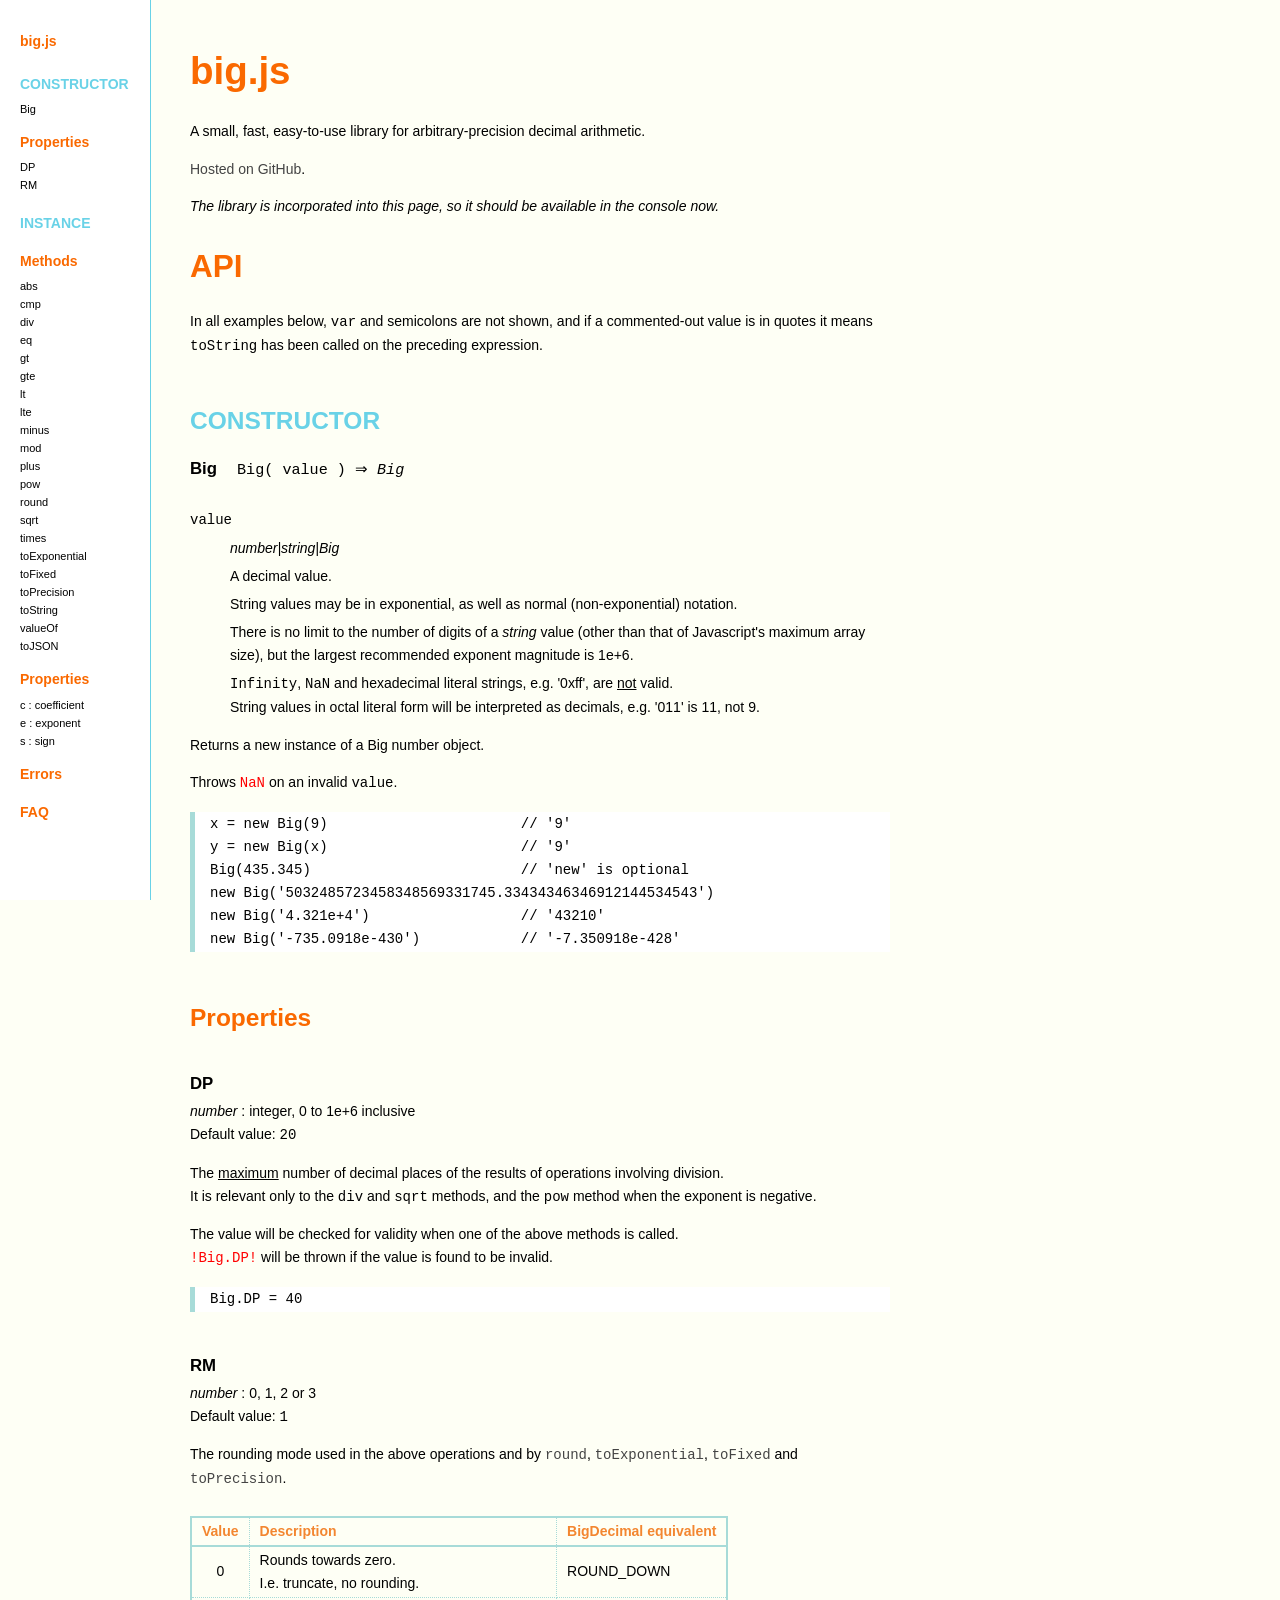
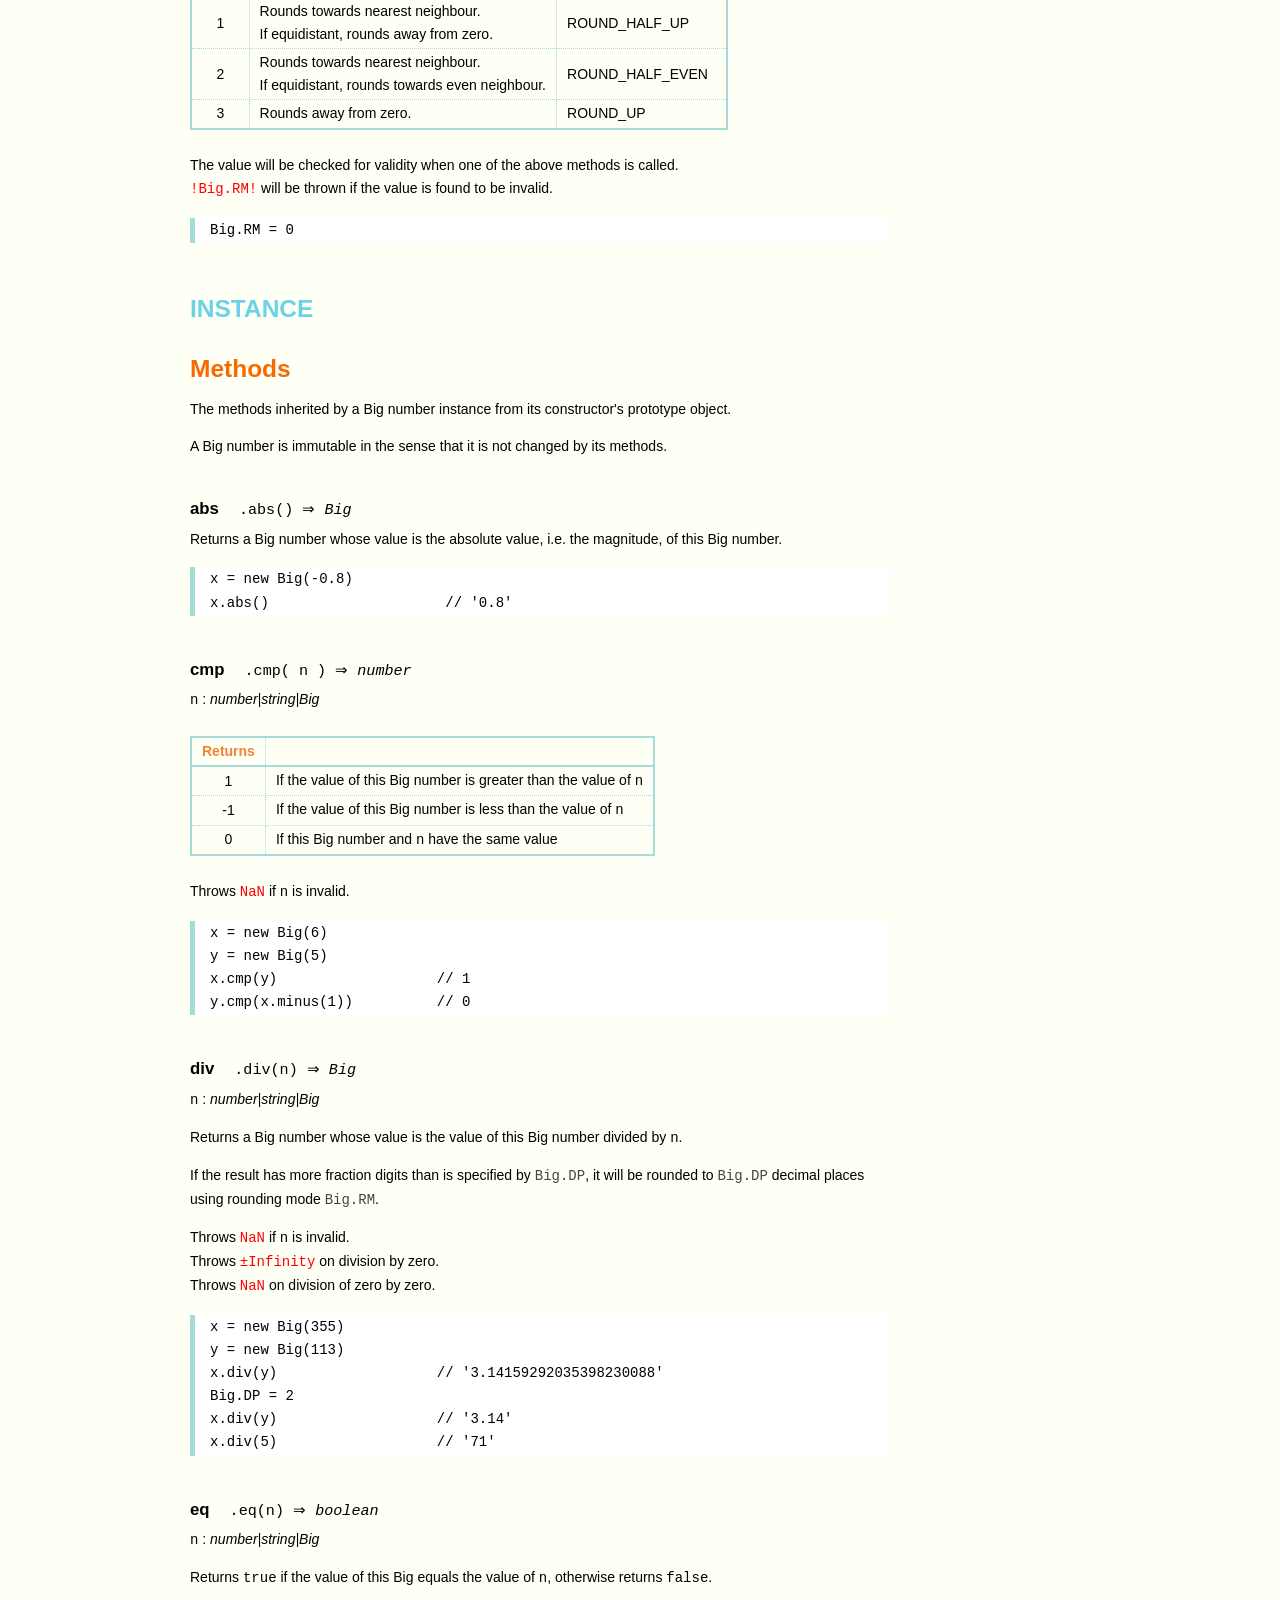
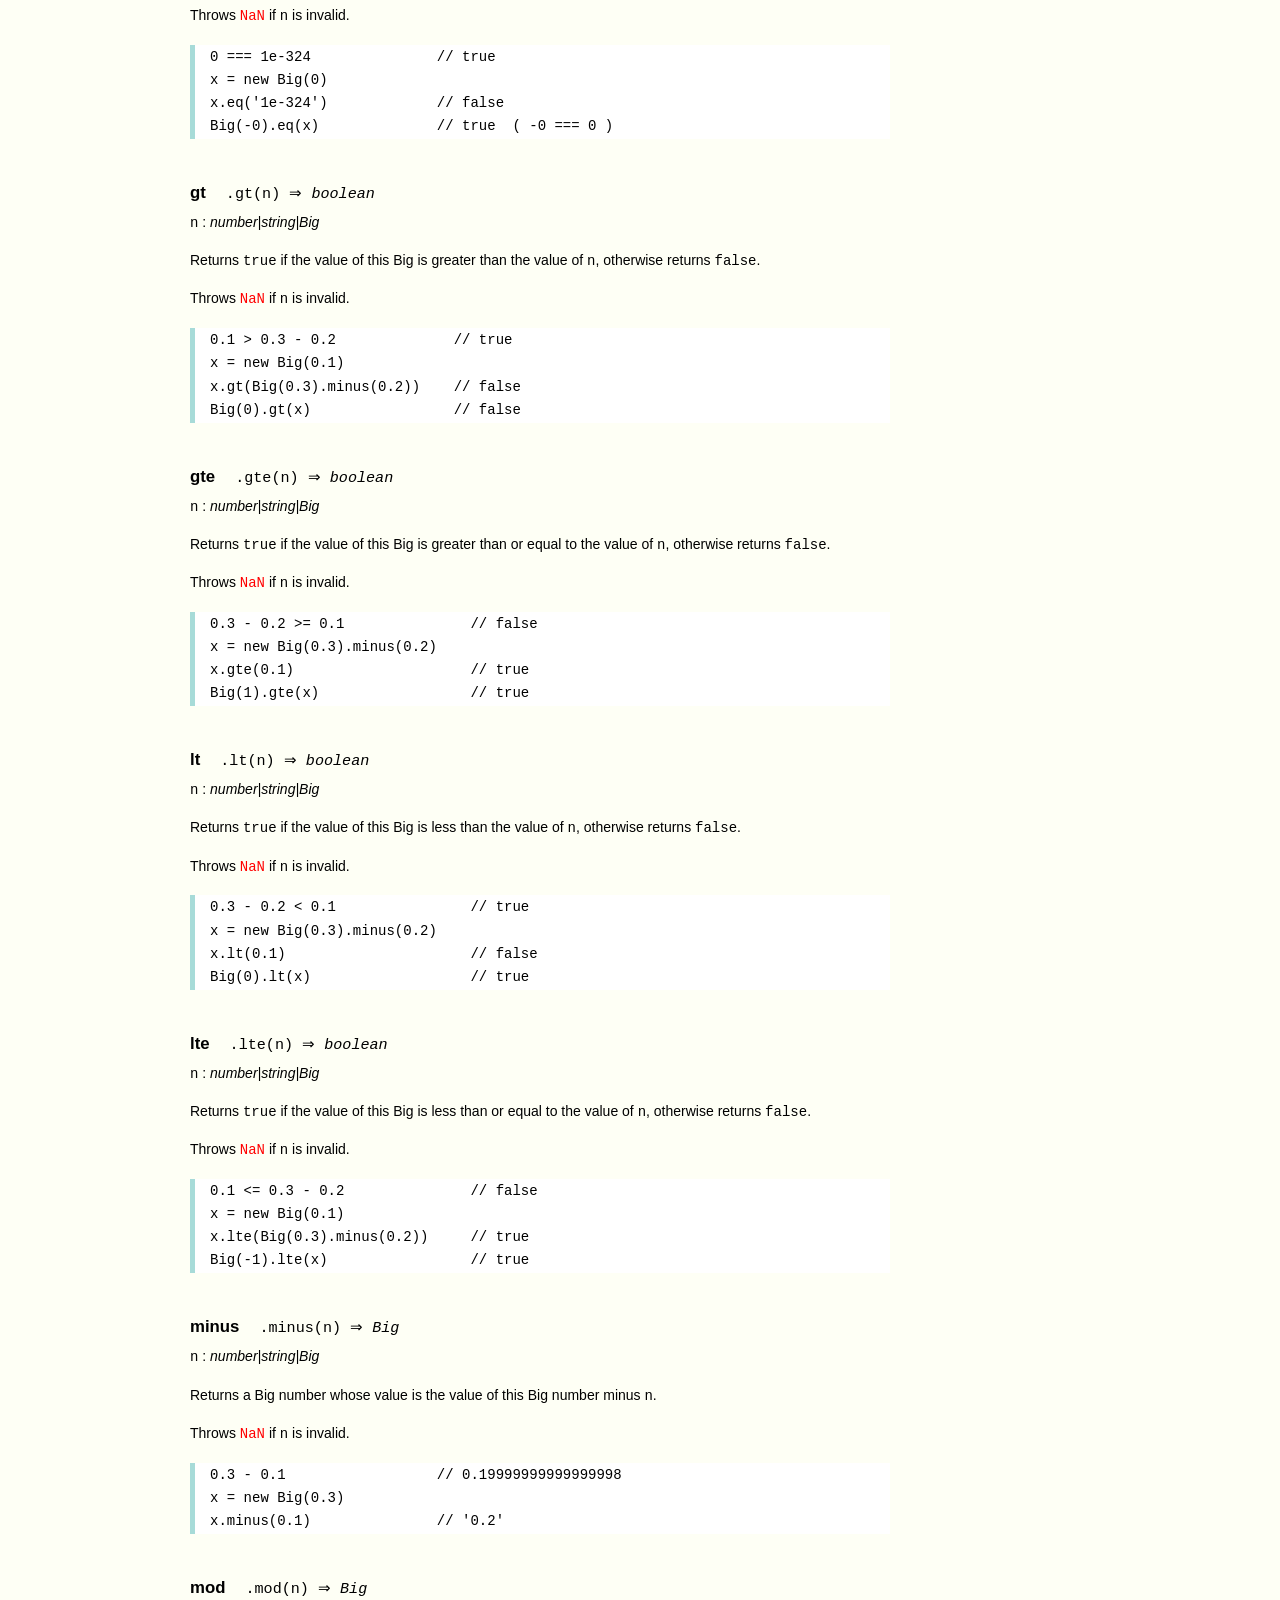
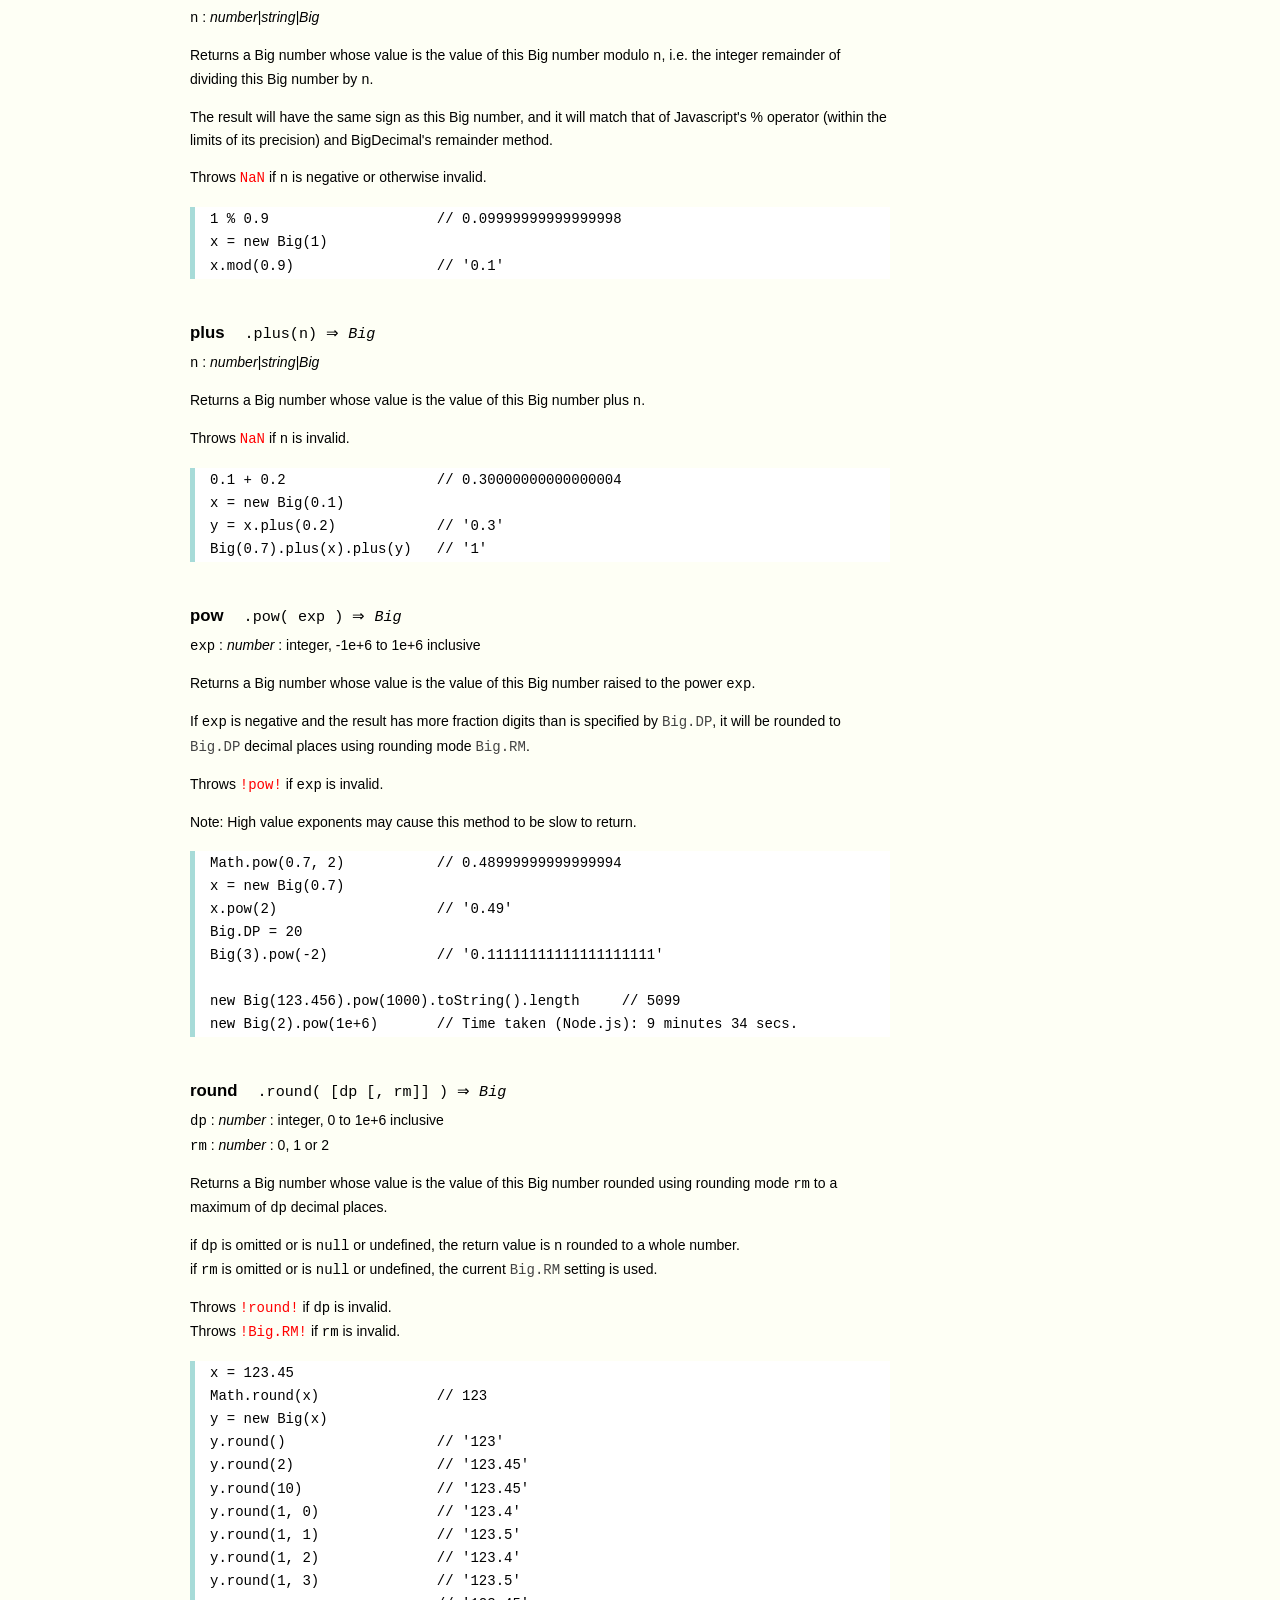
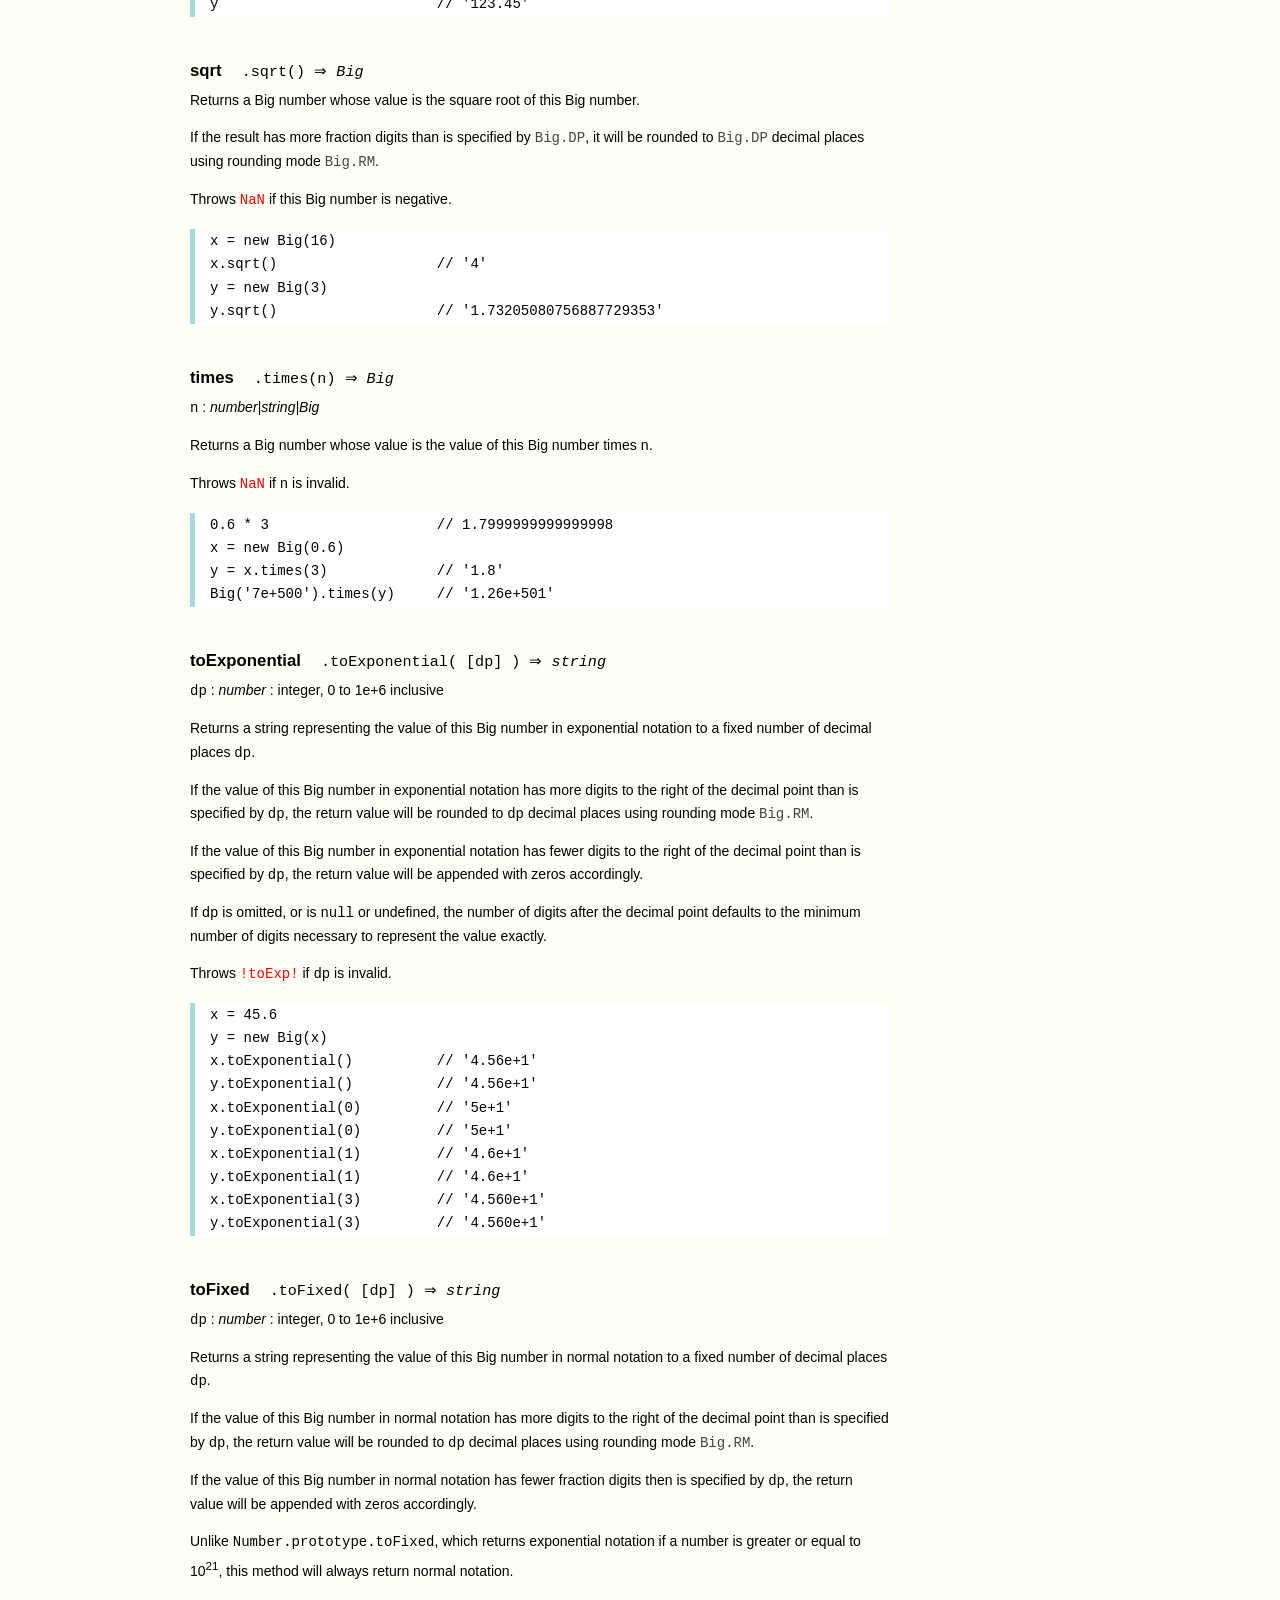
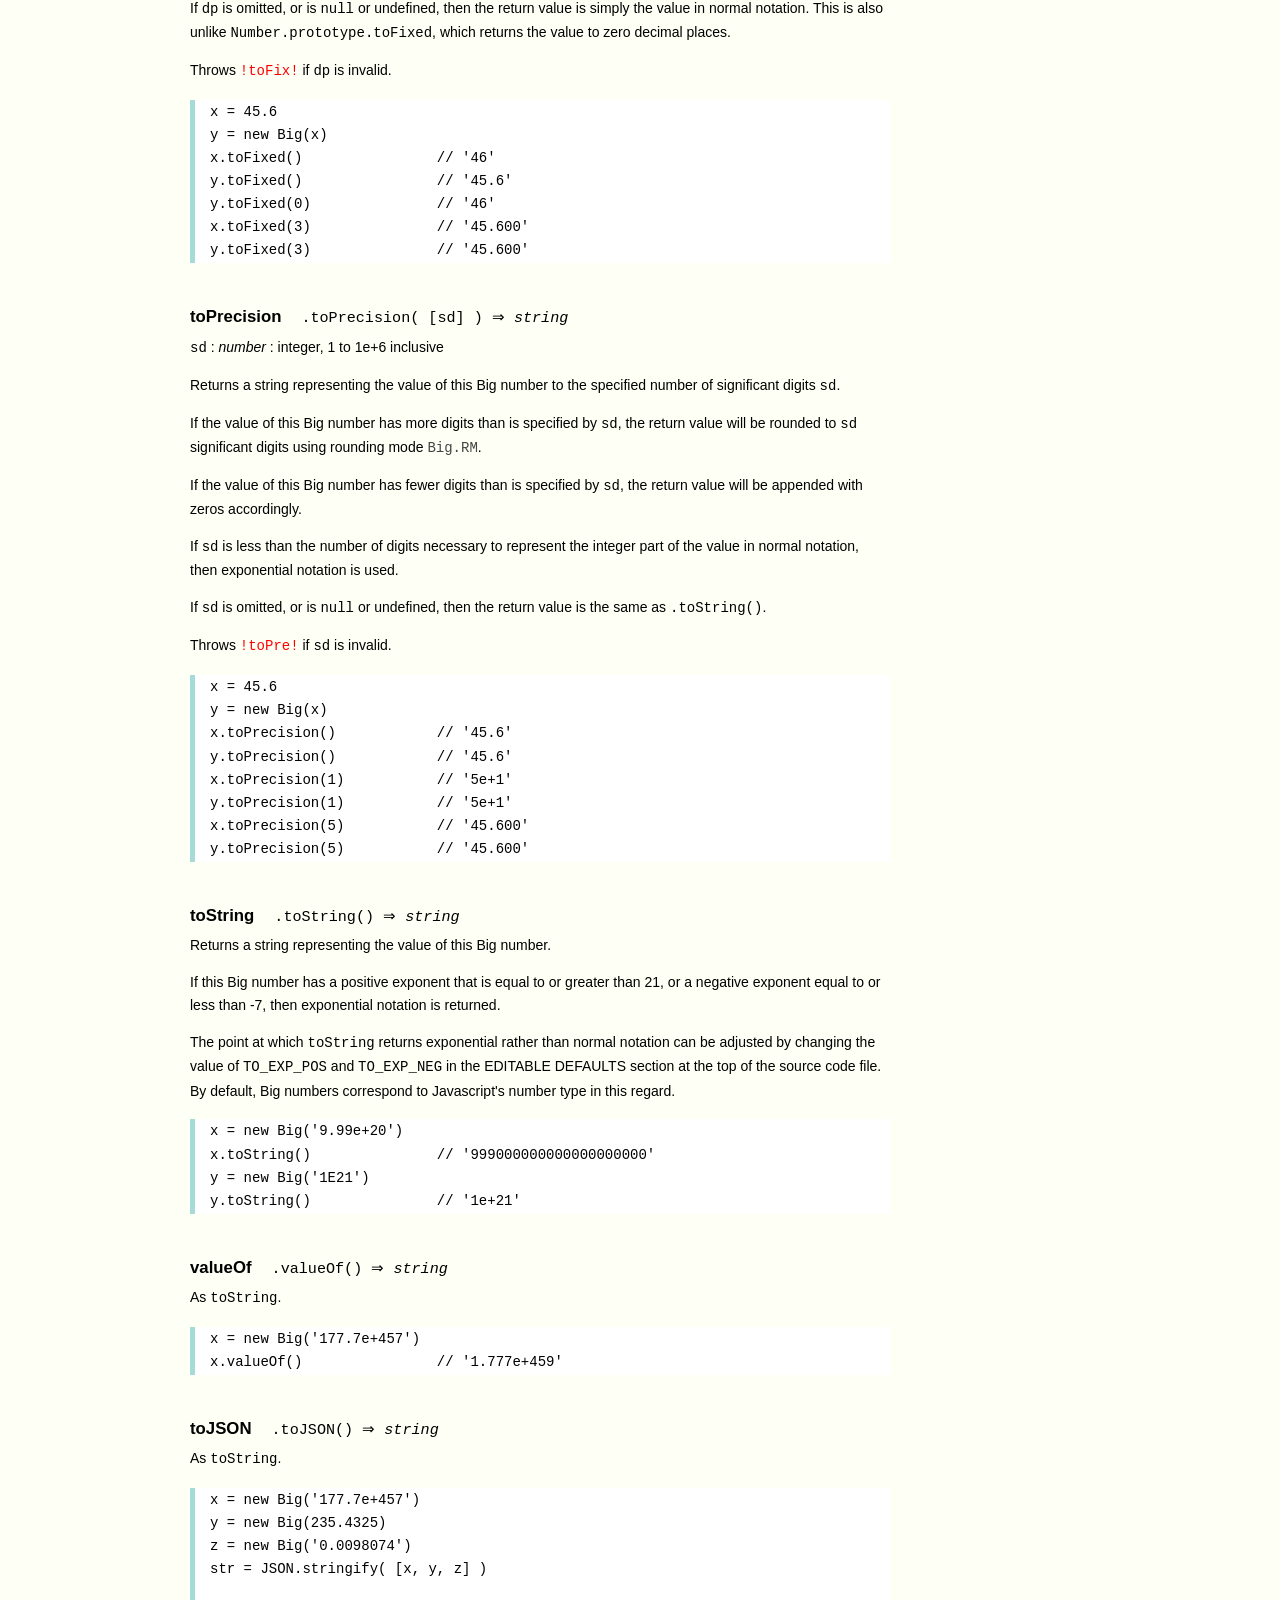
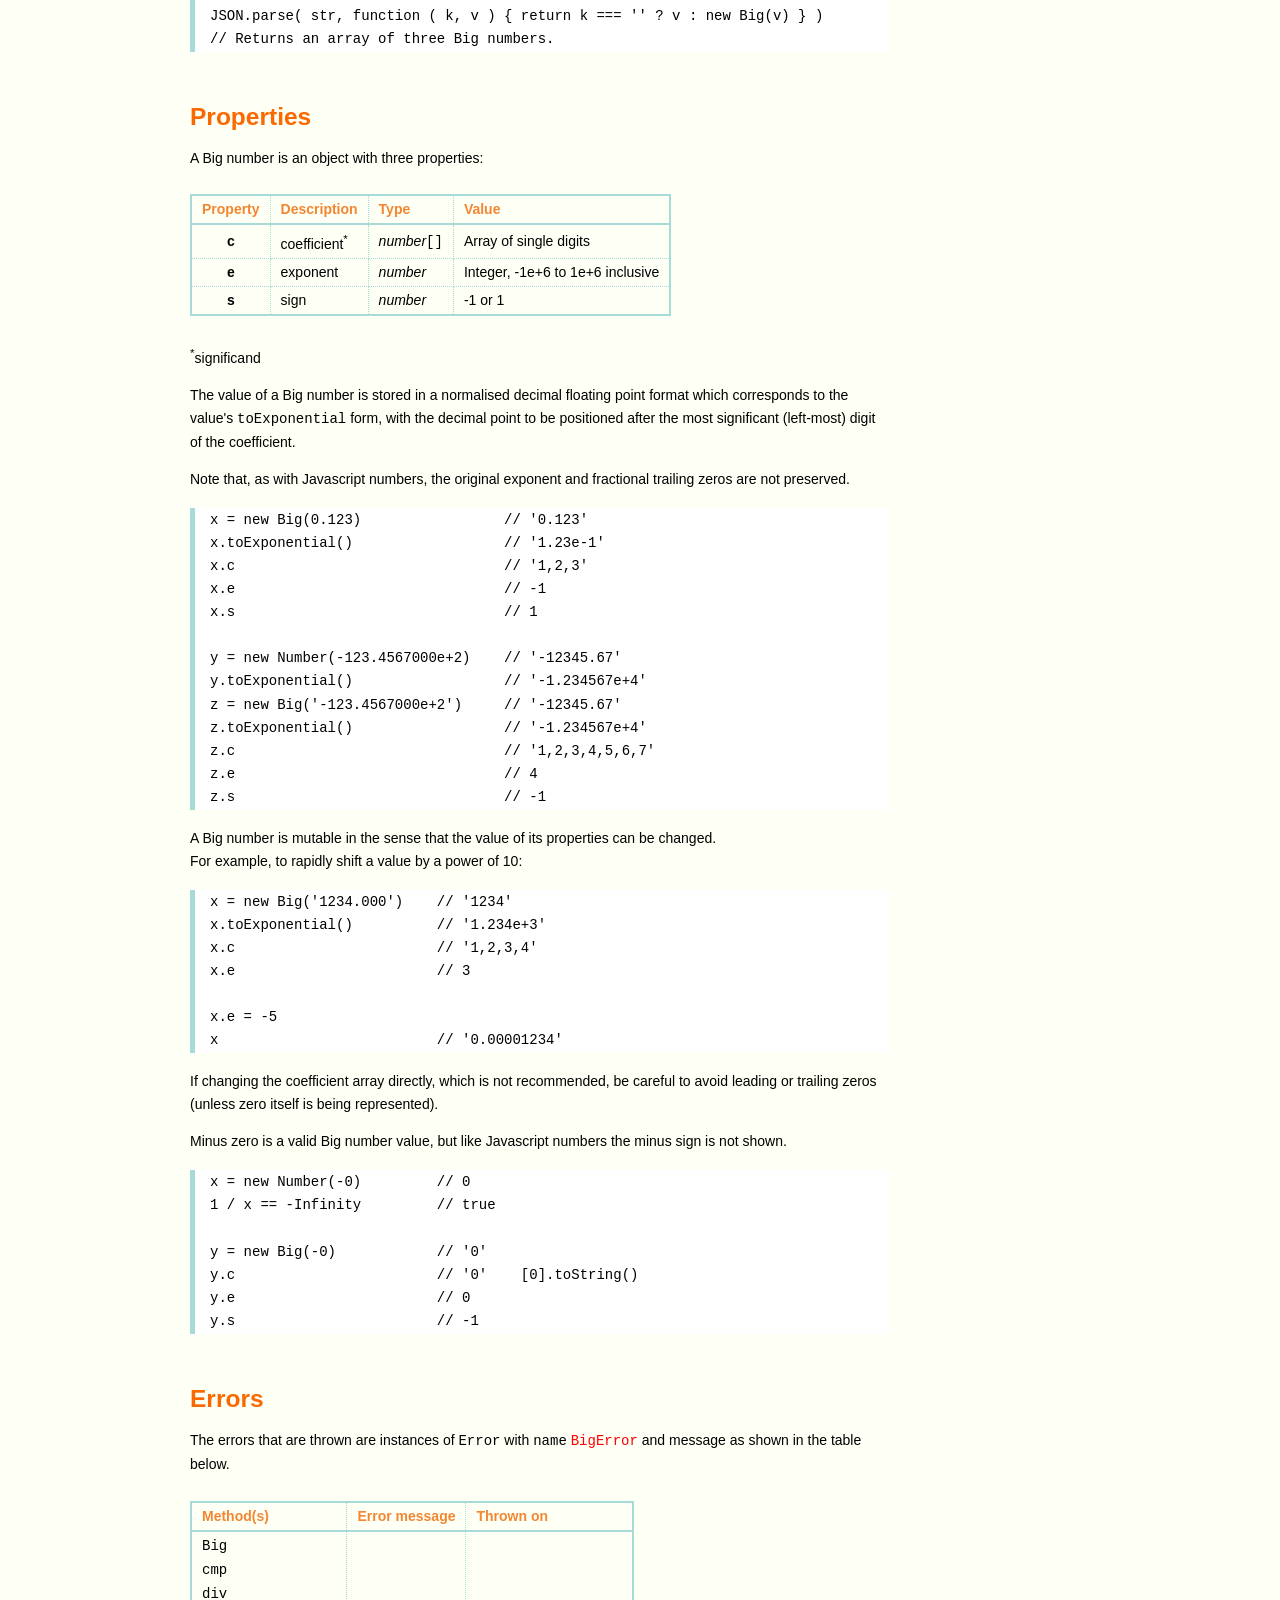
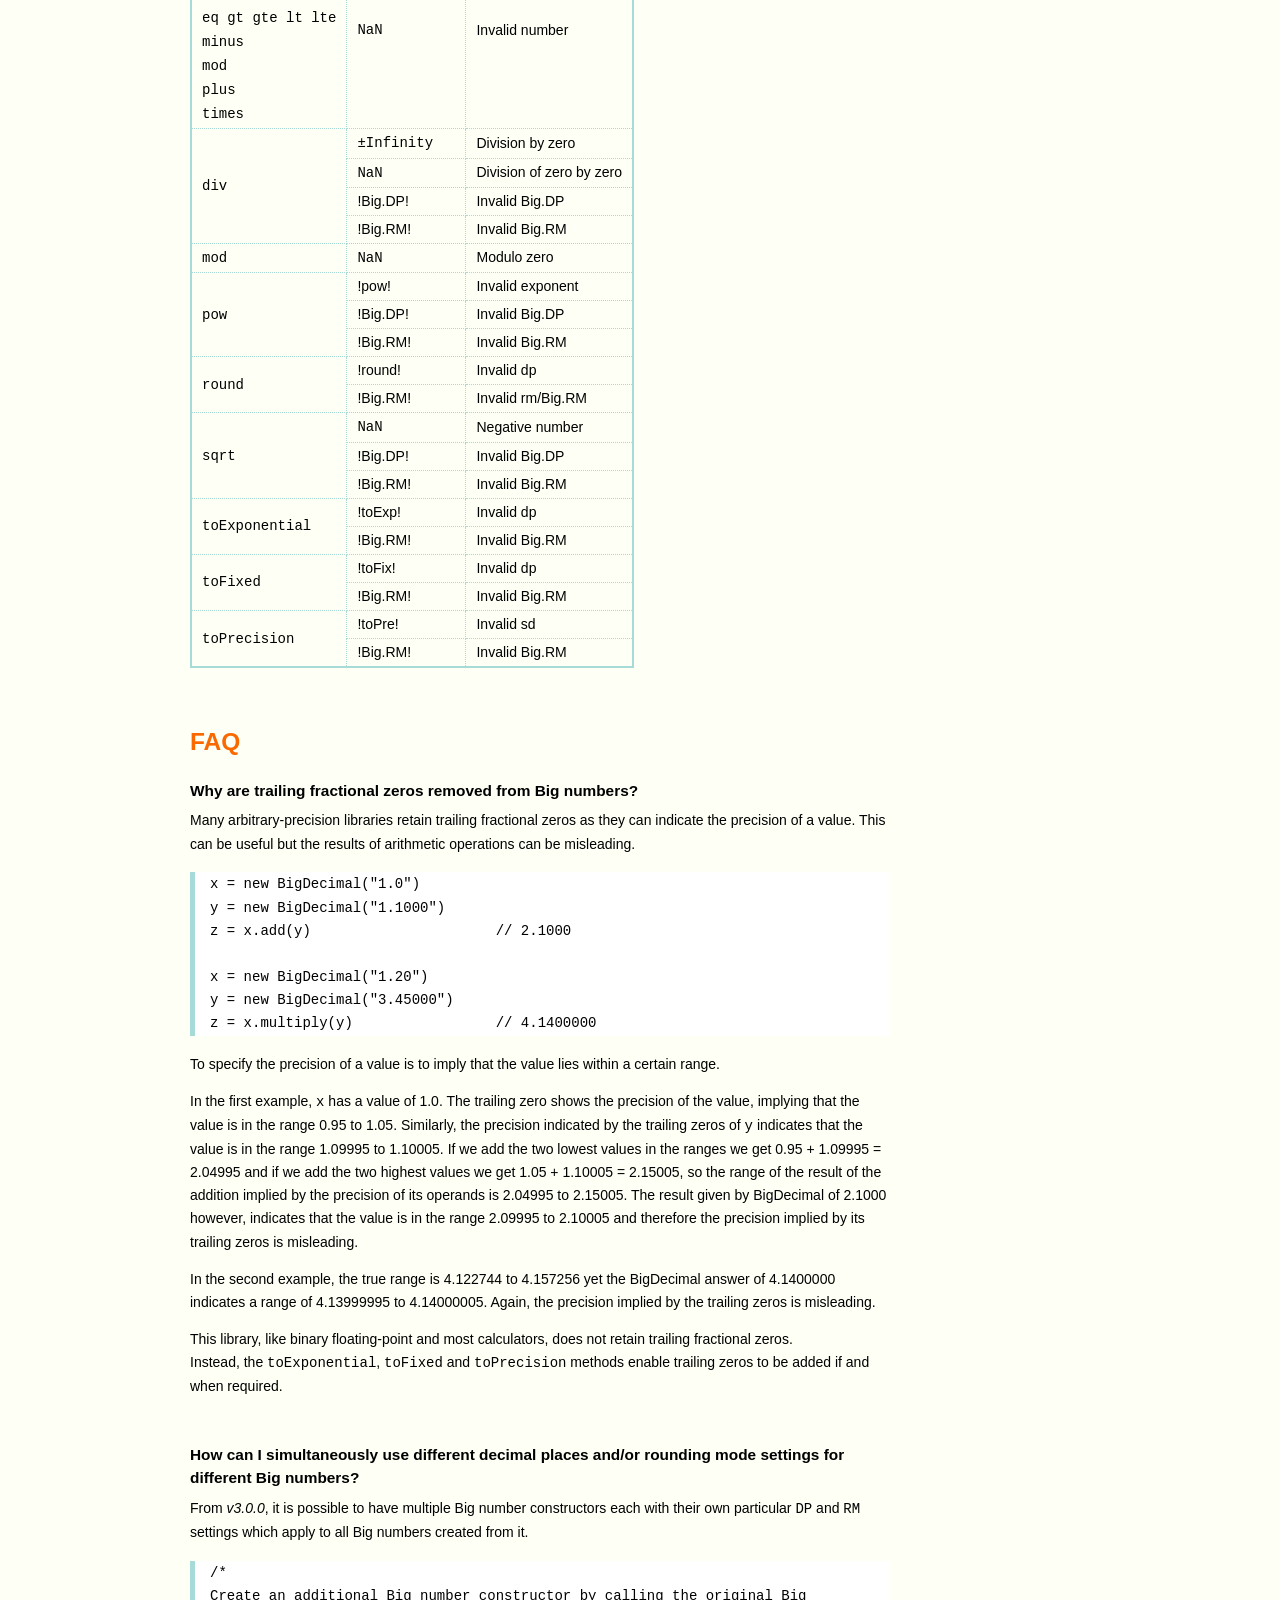
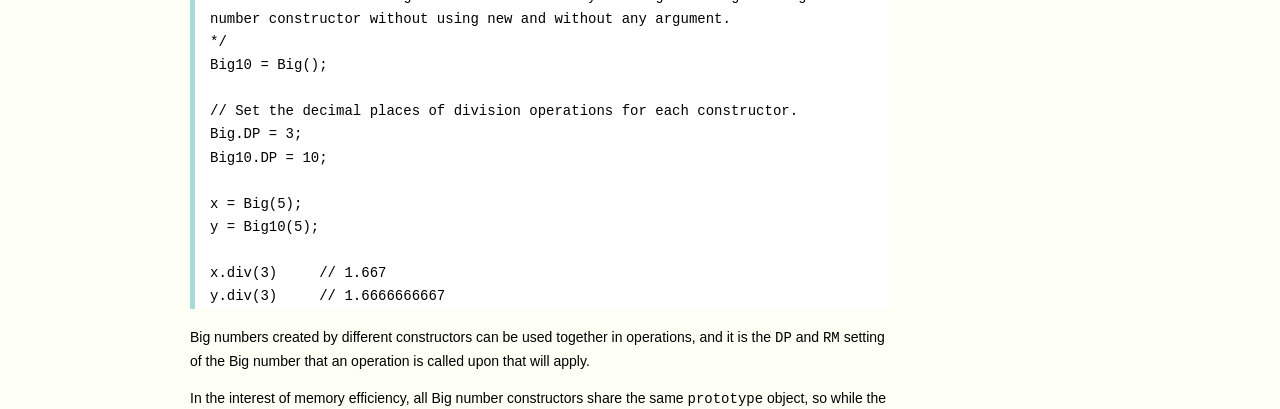
<file: js/big.js-master/docs/legacy/v3.0.x.html>
<!DOCTYPE HTML>
<html>
<head>
  <meta charset="utf-8">
  <meta http-equiv="X-UA-Compatible" content="IE=edge,chrome=1">
  <meta name="Author" content="M Mclaughlin">
  <title>big.js API</title>
  <style>
html{font-family:sans-serif;font-size:100%}
body{font-family:"Helvetica Neue",Helvetica,Arial,sans-serif;font-size:14px;
  line-height:1.65em;background:#fefff5;color:#000;min-height:100%;margin:0}
.nav{background:#fff;position:fixed;top:0;bottom:0;left:0;width:130px;
  overflow-y:auto;padding:15px 0 30px 20px; border-right: 1px solid #69d2e7}
div.container{width:700px;margin:30px 0 50px 190px}
p{margin:0 0 1em;width:700px}
pre,ul{margin:1em 0}
h1,h2,h3,h4,h5{margin:0;padding:1.5em 0 0}
h1,h2{padding:.75em 0 1em}
h1{font-size:2.75em;color:#fa6900}
h2{font-size:2.25em;color:#fa6900}
h3{font-size:1.75em;color:#69d2e7}
h4{font-size:1.75em;color:#fa6900;padding-bottom:.75em}
h5{font-size:1.2em;padding-bottom:.3em}
h6{font-size:1.1em;margin:0;padding:0.5em 0}
dd dt{font-size:1.2em}
dt{padding-top:.5em}
dd{padding-top:.35em}
b{font-weight:700}
a,a:visited{color:#444;text-decoration:none}
a:active,a:hover{outline:0;color:#000}
a:hover{text-decoration:underline}
.nav a,.nav b,.nav a:visited{display:block;color:#fa6900;font-weight:700;
  margin-top:15px}
.nav b{color:#69d2e7;margin-top:20px;cursor:default;width:auto}
ul{list-style-type:none;padding:0 0 0 20px}
.nav ul{line-height:14px;padding-left:0;margin:5px 0 0}
.nav ul a,.nav ul a:visited{display:inline;color:#000;font-family:Verdana,
  Geneva,sans-serif;font-size:11px;font-weight:400;margin:0}
.inset,ul.inset{margin-left:20px}
code.inset{font-size:.9em}
.nav li{cursor:pointer;width:auto;margin:0 0 3px}
span.alias{font-style:italic;margin-left:20px}
table{border-collapse:collapse;border-spacing:0;border:2px solid #a7dbd8;
  margin:1.75em 0;padding:0}
td,th{text-align:left;margin:0;padding:2px 10px;border:1px dotted #a7dbd8}
th{border-top:2px solid #a7dbd8;border-bottom:2px solid #a7dbd8;color:#f38630}
pre{background:#fff;white-space:pre-wrap;word-wrap:break-word;
  border-left:5px solid #a7dbd8;padding:1px 0 1px 15px;margin:1.2em 0}
code,pre{font-family:Monaco,Consolas,"Lucida Console",monospace;
  font-weight:400}
.end{margin-bottom:25px}
.nav-title{color:#fa6900}
.centre{text-align:center}
.error{color:#f00}
  </style>
</head>
<body>

  <div class="nav">

    <a class='nav-title' href="#">big.js</a>

    <b> CONSTRUCTOR </b>
    <ul>
      <li><a href="#big">Big</a></li>
    </ul>

    <a href="#constructor-properties">Properties</a>
    <ul>
      <li><a href="#dp">DP</a></li>
      <li><a href="#rm">RM</a></li>
    </ul>

    <b> INSTANCE </b>

    <a href="#prototype-methods">Methods</a>
    <ul>
      <li><a href="#abs"    >abs</a></li>
      <li><a href="#cmp"    >cmp</a></li>
      <li><a href="#div"    >div</a></li>
      <li><a href="#eq"     >eq</a></li>
      <li><a href="#gt"     >gt</a></li>
      <li><a href="#gte"    >gte</a></li>
      <li><a href="#lt"     >lt</a></li>
      <li><a href="#lte"    >lte</a></li>
      <li><a href="#minus"  >minus</a></li>
      <li><a href="#mod"    >mod</a></li>
      <li><a href="#plus"   >plus</a></li>
      <li><a href="#pow"    >pow</a></li>
      <li><a href="#round"  >round</a></li>
      <li><a href="#sqrt"   >sqrt</a></li>
      <li><a href="#times"  >times</a></li>
      <li><a href="#toE"    >toExponential</a></li>
      <li><a href="#toF"    >toFixed</a></li>
      <li><a href="#toP"    >toPrecision</a></li>
      <li><a href="#toS"    >toString</a></li>
      <li><a href="#valueOf">valueOf</a></li>
      <li><a href="#toJSON" >toJSON</a></li>
    </ul>

    <a href="#instance-properties">Properties</a>
    <ul>
      <li><a href="#coefficient">c : coefficient</a></li>
      <li><a href="#exponent"   >e : exponent</a></li>
      <li><a href="#sign"       >s : sign</a></li>
    </ul>

    <a href="#Errors">Errors</a>

    <a class='end' href="#faq">FAQ</a>

  </div>

  <div class="container">

    <h1>big.js</h1>

    <p>
      A small, fast, easy-to-use library for arbitrary-precision decimal
      arithmetic.
    </p>

    <p><a href="https://github.com/MikeMcl/big.js/">Hosted on GitHub</a>.</p>
    <p>
      <i>
        The library is incorporated into this page, so it should be available in
        the console now.
      </i>
    </p>


    <h2>API</h2>

    <p>
      In all examples below, <code>var</code> and semicolons are not shown, and
      if a commented-out value is in quotes it means <code>toString</code> has
      been called on the preceding expression.
    </p>



    <h3>CONSTRUCTOR</h3>

    <h5 id="big">
      Big<code class='inset'>Big( value ) &rArr; <i>Big</i></code>
    </h5>
    <dl>
      <dt><code>value</code></dt>
      <dd>
        <i>number|string|Big</i>
      </dd>
      <dd>
        A decimal value.
      </dd>
      <dd>
        String values may be in exponential, as well as normal (non-exponential)
        notation.
      </dd>
      <dd>
        There is no limit to the number of digits of a <em>string</em> value
        (other than that of Javascript's maximum array size), but the largest
        recommended exponent magnitude is 1e+6.
      </dd>
      <dd>
        <code>Infinity</code>, <code>NaN</code> and hexadecimal literal
        strings, e.g. '0xff', are <u>not</u> valid.<br>
        String values in octal literal form will be interpreted as decimals,
        e.g. '011' is 11, not 9.
      </dd>
    </dl>
    <p>Returns a new instance of a Big number object.</p>
    <p>
      Throws <code class='error'>NaN</code> on an invalid <code>value</code>.
    </p>
    <pre>
x = new Big(9)                       // '9'
y = new Big(x)                       // '9'
Big(435.345)                         // 'new' is optional
new Big('5032485723458348569331745.33434346346912144534543')
new Big('4.321e+4')                  // '43210'
new Big('-735.0918e-430')            // '-7.350918e-428'</pre>



    <h4 id="constructor-properties">Properties</h4>

    <h5 id="dp">DP</h5>
    <p>
      <i>number</i> : integer, 0 to 1e+6 inclusive<br />
      Default value: <code>20</code>
    </p>
    <p>
      The <u>maximum</u> number of decimal places of the results of operations
      involving division.<br />
      It is relevant only to the <code>div</code> and <code>sqrt</code> methods,
      and the <code>pow</code> method when the exponent is negative.
    </p>
    <p>
      The value will be checked for validity when one of the above methods is
      called.<br /> <code class='error'>!Big.DP!</code> will be thrown if the
      value is found to be invalid.
    </p>
    <pre>Big.DP = 40</pre>



    <h5 id="rm">RM</h5>
    <p>
      <i>number</i> : 0, 1, 2 or 3<br />
      Default value: <code>1</code>
    </p>
    <p>
      The rounding mode used in the above operations and by
      <a href='#round'><code>round</code></a>,
      <a href='#toE'><code>toExponential</code></a>,
      <a href='#toF'><code>toFixed</code></a> and
      <a href='#toP'><code>toPrecision</code></a>.
    </p>
    <table>
      <tr>
        <th>Value</th>
        <th>Description</th>
        <th>BigDecimal equivalent</th>
      </tr>
      <tr>
        <td class='centre'>0</td>
        <td>
          Rounds towards zero.<br />
          I.e. truncate, no rounding.
        </td>
        <td id="round-down">ROUND_DOWN</td>
      </tr>
      <tr>
        <td class='centre'>1</td>
        <td>
          Rounds towards nearest neighbour.<br />
          If equidistant, rounds away from zero.
        </td>
        <td id="round-half-up">ROUND_HALF_UP</td>
      </tr>
      <tr>
        <td class='centre'>2</td>
        <td>
          Rounds towards nearest neighbour.<br />
          If equidistant, rounds towards even neighbour.
        </td>
        <td id="round-half-even">ROUND_HALF_EVEN</td>
      </tr>
      <tr>
        <td class='centre'>3</td>
        <td>Rounds away from zero.</td>
        <td id="round-up">ROUND_UP</td>
      </tr>
    </table>
    <p>
      The value will be checked for validity when one of the above methods is
      called.<br /> <code class='error'>!Big.RM!</code> will be thrown if the
      value is found to be invalid.
    </p>
    <pre>Big.RM = 0</pre>



    <h3>INSTANCE</h3>

    <h4 id="prototype-methods">Methods</h4>
    <p>
      The methods inherited by a Big number instance from its constructor's
      prototype object.
    </p>
    <p>
      A Big number is immutable in the sense that it is not changed by its
      methods.
    </p>



    <h5 id="abs">abs<code class='inset'>.abs() &rArr; <i>Big</i></code></h5>
    <p>
      Returns a Big number whose value is the absolute value, i.e. the
      magnitude, of this Big number.
    </p>
    <pre>
x = new Big(-0.8)
x.abs()                     // '0.8'</pre>



    <h5 id="cmp">
      cmp<code class='inset'>.cmp( n ) &rArr; <i>number</i></code>
    </h5>
    <p><code>n</code> : <i>number|string|Big</i><br /></p>
    <table>
      <tr>
        <th>Returns</th>
        <th colspan=2>&nbsp;</th>
      </tr>
      <tr>
        <td class='centre'>1</td>
        <td>
          If the value of this Big number is greater than the value of
          <code>n</code>
        </td>
      </tr>
      <tr>
        <td class='centre'>-1</td>
        <td>
          If the value of this Big number is less than the value of
          <code>n</code>
        </td>
      </tr>
      <tr>
        <td class='centre'>0</td>
        <td>If this Big number and <code>n</code> have the same value</td>
      </tr>
    </table>
    <p>Throws <code class='error'>NaN</code> if <code>n</code> is invalid.</p>
    <pre>
x = new Big(6)
y = new Big(5)
x.cmp(y)                   // 1
y.cmp(x.minus(1))          // 0</pre>



    <h5 id="div">div<code class='inset'>.div(n) &rArr; <i>Big</i></code></h5>
    <p><code>n</code> : <i>number|string|Big</i><br /></p>
    <p>
      Returns a Big number whose value is the value of this Big number divided
      by <code>n</code>.
    </p>
    <p>
      If the result has more fraction digits than is specified by
      <a href='#dp'><code>Big.DP</code></a>, it will be rounded to
      <a href='#dp'><code>Big.DP</code></a> decimal places using rounding mode
      <a href='#rm'><code>Big.RM</code></a>.
    </p>
    <p>
      Throws <code class='error'>NaN</code> if <code>n</code> is invalid.<br />
      Throws <code class='error'>&plusmn;Infinity</code> on division by zero.<br />
      Throws <code class='error'>NaN</code> on division of zero by zero.
    </p>
    <pre>
x = new Big(355)
y = new Big(113)
x.div(y)                   // '3.14159292035398230088'
Big.DP = 2
x.div(y)                   // '3.14'
x.div(5)                   // '71'</pre>






    <h5 id="eq">eq<code class='inset'>.eq(n) &rArr; <i>boolean</i></code></h5>
    <p><code>n</code> : <i>number|string|Big</i></p>
    <p>
      Returns <code>true</code> if the value of this Big equals the value
      of <code>n</code>, otherwise returns <code>false</code>.
    </p>
    <p>Throws <code class='error'>NaN</code> if <code>n</code> is invalid.</p>
    <pre>
0 === 1e-324               // true
x = new Big(0)
x.eq('1e-324')             // false
Big(-0).eq(x)              // true  ( -0 === 0 )</pre>



    <h5 id="gt">
      gt<code class='inset'>.gt(n) &rArr; <i>boolean</i></code>
    </h5>
    <p><code>n</code> : <i>number|string|Big</i></p>
    <p>
      Returns <code>true</code> if the value of this Big is greater than
      the value of <code>n</code>, otherwise returns <code>false</code>.
    </p>
    <p>Throws <code class='error'>NaN</code> if <code>n</code> is invalid.</p>
    <pre>
0.1 &gt; 0.3 - 0.2              // true
x = new Big(0.1)
x.gt(Big(0.3).minus(0.2))    // false
Big(0).gt(x)                 // false</pre>



    <h5 id="gte">
      gte<code class='inset'>.gte(n) &rArr; <i>boolean</i></code>
    </h5>
    <p><code>n</code> : <i>number|string|Big</i></p>
    <p>
      Returns <code>true</code> if the value of this Big is greater than
      or equal to the value of <code>n</code>, otherwise returns
      <code>false</code>.
    </p>
    <p>Throws <code class='error'>NaN</code> if <code>n</code> is invalid.</p>
    <pre>
0.3 - 0.2 &gt;= 0.1               // false
x = new Big(0.3).minus(0.2)
x.gte(0.1)                     // true
Big(1).gte(x)                  // true</pre>



    <h5 id="lt">
      lt<code class='inset'>.lt(n) &rArr; <i>boolean</i></code>
    </h5>
    <p><code>n</code> : <i>number|string|Big</i></p>
    <p>
      Returns <code>true</code> if the value of this Big is less than the
      value of <code>n</code>, otherwise returns <code>false</code>.
    </p>
    <p>Throws <code class='error'>NaN</code> if <code>n</code> is invalid.</p>
    <pre>
0.3 - 0.2 &lt; 0.1                // true
x = new Big(0.3).minus(0.2)
x.lt(0.1)                      // false
Big(0).lt(x)                   // true</pre>



    <h5 id="lte">
      lte<code class='inset'>.lte(n) &rArr; <i>boolean</i></code>
    </h5>
    <p><code>n</code> : <i>number|string|Big</i></p>
    <p>
      Returns <code>true</code> if the value of this Big is less than or
      equal to the value of <code>n</code>, otherwise returns
      <code>false</code>.
    </p>
    <p>Throws <code class='error'>NaN</code> if <code>n</code> is invalid.</p>
    <pre>
0.1 &lt;= 0.3 - 0.2               // false
x = new Big(0.1)
x.lte(Big(0.3).minus(0.2))     // true
Big(-1).lte(x)                 // true</pre>



    <h5 id="minus">
      minus<code class='inset'>.minus(n) &rArr; <i>Big</i></code>
    </h5>
    <p><code>n</code> : <i>number|string|Big</i></p>
    <p>
      Returns a Big number whose value is the value of this Big number minus
      <code>n</code>.
    </p>
    <p>Throws <code class='error'>NaN</code> if <code>n</code> is invalid.</p>
    <pre>
0.3 - 0.1                  // 0.19999999999999998
x = new Big(0.3)
x.minus(0.1)               // '0.2'</pre>



    <h5 id="mod">mod<code class='inset'>.mod(n) &rArr; <i>Big</i></code></h5>
    <p><code>n</code> : <i>number|string|Big</i></p>
    <p>
      Returns a Big number whose value is the value of this Big number modulo
      <code>n</code>, i.e. the integer remainder of dividing this Big number by
      <code>n</code>.
    </p>
    <p>
      The result will have the same sign as this Big number, and it will match
      that of Javascript's % operator (within the limits of its precision) and
      BigDecimal's remainder method.
    </p>
     <p>
       Throws <code class='error'>NaN</code> if <code>n</code> is negative or
       otherwise invalid.
     </p>
    <pre>
1 % 0.9                    // 0.09999999999999998
x = new Big(1)
x.mod(0.9)                 // '0.1'</pre>



    <h5 id="plus">
      plus<code class='inset'>.plus(n) &rArr; <i>Big</i></code>
    </h5>
    <p><code>n</code> : <i>number|string|Big</i></p>
    <p>
      Returns a Big number whose value is the value of this Big number plus
      <code>n</code>.
    </p>
    <p>Throws <code class='error'>NaN</code> if <code>n</code> is invalid.</p>
    <pre>
0.1 + 0.2                  // 0.30000000000000004
x = new Big(0.1)
y = x.plus(0.2)            // '0.3'
Big(0.7).plus(x).plus(y)   // '1'</pre>



     <h5 id="pow">pow<code class='inset'>.pow( exp ) &rArr; <i>Big</i></code>
    </h5>
    <p>
      <code>exp</code> : <i>number</i> : integer, -1e+6 to 1e+6 inclusive
    </p>
    <p>
      Returns a Big number whose value is the value of this Big number raised to
      the power <code>exp</code>.
    </p>
    <p>
      If <code>exp</code> is negative and the result has more fraction digits
      than is specified by <a href='#dp'><code>Big.DP</code></a>, it will be
      rounded to <a href='#dp'><code>Big.DP</code></a> decimal places using
      rounding mode <a href='#rm'><code>Big.RM</code></a>.
    </p>
    <p>
      Throws <code class='error'>!pow!</code> if <code>exp</code> is invalid.
    </p>
    <p>
      Note: High value exponents may cause this method to be slow to return.
    </p>
    <pre>
Math.pow(0.7, 2)           // 0.48999999999999994
x = new Big(0.7)
x.pow(2)                   // '0.49'
Big.DP = 20
Big(3).pow(-2)             // '0.11111111111111111111'

new Big(123.456).pow(1000).toString().length     // 5099
new Big(2).pow(1e+6)       // Time taken (Node.js): 9 minutes 34 secs.</pre>



    <h5 id="round">
      round<code class='inset'>.round( [dp [, rm]] )
      &rArr; <i>Big</i></code>
    </h5>
    <p>
      <code>dp</code> : <i>number</i> : integer, 0 to 1e+6 inclusive
      <br />
      <code>rm</code> : <i>number</i> : 0, 1 or 2
    </p>
    <p>
      Returns a Big number whose value is the value of this Big number rounded
      using rounding mode <code>rm</code> to a maximum of <code>dp</code>
      decimal places.
    </p>
    <p>
      if <code>dp</code> is omitted or is <code>null</code> or undefined, the
      return value is <code>n</code> rounded to a whole number.<br />
      if <code>rm</code> is omitted or is <code>null</code> or
      undefined, the current <a href='#rm'><code>Big.RM</code></a> setting is
      used.
    </p>
    <p>
      Throws <code class='error'>!round!</code> if <code>dp</code> is invalid.
      <br />
      Throws <code class='error'>!Big.RM!</code> if <code>rm</code> is invalid.
    </p>
    <pre>
x = 123.45
Math.round(x)              // 123
y = new Big(x)
y.round()                  // '123'
y.round(2)                 // '123.45'
y.round(10)                // '123.45'
y.round(1, 0)              // '123.4'
y.round(1, 1)              // '123.5'
y.round(1, 2)              // '123.4'
y.round(1, 3)              // '123.5'
y                          // '123.45'</pre>



    <h5 id="sqrt">sqrt<code class='inset'>.sqrt() &rArr; <i>Big</i></code></h5>
    <p>
      Returns a Big number whose value is the square root of this Big number.
    </p>
    <p>
      If the result has more fraction digits than is specified by
      <a href='#dp'><code>Big.DP</code></a>, it will be rounded to
      <a href='#dp'><code>Big.DP</code></a> decimal places using rounding mode
      <a href='#rm'><code>Big.RM</code></a>.
    </p>
    <p>Throws <code class='error'>NaN</code> if this Big number is negative.</p>
    <pre>
x = new Big(16)
x.sqrt()                   // '4'
y = new Big(3)
y.sqrt()                   // '1.73205080756887729353'</pre>



    <h5 id="times">
      times<code class='inset'>.times(n) &rArr; <i>Big</i></code>
    </h5>
    <p><code>n</code> : <i>number|string|Big</i><br /></p>
    <p>
      Returns a Big number whose value is the value of this Big number times
      <code>n</code>.
    </p>
    <p>Throws <code class='error'>NaN</code> if <code>n</code> is invalid.</p>
    <pre>
0.6 * 3                    // 1.7999999999999998
x = new Big(0.6)
y = x.times(3)             // '1.8'
Big('7e+500').times(y)     // '1.26e+501'</pre>



    <h5 id="toE">
      toExponential<code class='inset'>.toExponential( [dp] ) &rArr;
      <i>string</i></code>
    </h5>
    <p><code>dp</code> : <i>number</i> : integer, 0 to 1e+6 inclusive</p>
    <p>
      Returns a string representing the value of this Big number in exponential
      notation to a fixed number of decimal places <code>dp</code>.
    </p>
    <p>
      If the value of this Big number in exponential notation has more digits to
      the right of the decimal point than is specified by <code>dp</code>, the
      return value will be rounded to <code>dp</code> decimal places using
      rounding mode <a href='#rm'><code>Big.RM</code></a>.
    </p>
    <p>
      If the value of this Big number in exponential notation has fewer digits
      to the right of the decimal point than is specified by <code>dp</code>,
      the return value will be appended with zeros accordingly.
    </p>
    <p>
      If <code>dp</code> is omitted, or is <code>null</code> or undefined, the
      number of digits after the decimal point defaults to the minimum number of
      digits necessary to represent the value exactly.
    </p>
    <p>
      Throws <code class='error'>!toExp!</code> if <code>dp</code> is invalid.
    </p>
    <pre>
x = 45.6
y = new Big(x)
x.toExponential()          // '4.56e+1'
y.toExponential()          // '4.56e+1'
x.toExponential(0)         // '5e+1'
y.toExponential(0)         // '5e+1'
x.toExponential(1)         // '4.6e+1'
y.toExponential(1)         // '4.6e+1'
x.toExponential(3)         // '4.560e+1'
y.toExponential(3)         // '4.560e+1'</pre>



    <h5 id="toF">
      toFixed<code class='inset'>.toFixed( [dp] ) &rArr;
      <i>string</i></code>
    </h5>
    <p>
      <code>dp</code> : <i>number</i> : integer, 0 to 1e+6 inclusive
    </p>
    <p>
      Returns a string representing the value of this Big number in normal
      notation to a fixed number of decimal places <code>dp</code>.
    </p>
    <p>
      If the value of this Big number in normal notation has more digits to the
      right of the decimal point than is specified by <code>dp</code>, the
      return value will be rounded to <code>dp</code> decimal places using
      rounding mode <a href='#rm'><code>Big.RM</code></a>.
    </p>
    <p>
      If the value of this Big number in normal notation has fewer fraction
      digits then is specified by <code>dp</code>, the return value will be
      appended with zeros accordingly.
    </p>
    <p>
      Unlike <code>Number.prototype.toFixed</code>, which returns
      exponential notation if a number is greater or equal to 10<sup>21</sup>,
      this method will always return normal notation.
    </p>
    <p>
      If <code>dp</code> is omitted, or is <code>null</code> or
      undefined, then the return value is simply the value in normal notation.
      This is  also unlike <code>Number.prototype.toFixed</code>, which returns
      the value to zero decimal places.
    </p>
    <p>
      Throws <code class='error'>!toFix!</code> if <code>dp</code> is invalid.
    </p>
    <pre>
x = 45.6
y = new Big(x)
x.toFixed()                // '46'
y.toFixed()                // '45.6'
y.toFixed(0)               // '46'
x.toFixed(3)               // '45.600'
y.toFixed(3)               // '45.600'</pre>



    <h5 id="toP">
      toPrecision<code class='inset'>.toPrecision( [sd] ) &rArr;
      <i>string</i></code>
    </h5>
    <p><code>sd</code> : <i>number</i> : integer, 1 to 1e+6 inclusive</p>
    <p>
      Returns a string representing the value of this Big number to the
      specified number of significant digits <code>sd</code>.
    </p>
    <p>
      If the value of this Big number has more digits than is specified by
      <code>sd</code>, the return value will be rounded to <code>sd</code>
      significant digits using rounding mode
      <a href='#rm'><code>Big.RM</code></a>.
    </p>
    <p>
      If the value of this Big number has fewer digits than is specified by
      <code>sd</code>, the return value will be appended with zeros accordingly.
    </p>
    <p>
      If <code>sd</code> is less than the number of digits necessary to
      represent the integer part of the value in normal notation, then
      exponential notation is used.
    </p>
    <p>
      If <code>sd</code> is omitted, or is <code>null</code> or undefined, then
      the return value is the same as <code>.toString()</code>.
    </p>
    <p>
      Throws <code class='error'>!toPre!</code> if <code>sd</code> is invalid.
    </p>
    <pre>
x = 45.6
y = new Big(x)
x.toPrecision()            // '45.6'
y.toPrecision()            // '45.6'
x.toPrecision(1)           // '5e+1'
y.toPrecision(1)           // '5e+1'
x.toPrecision(5)           // '45.600'
y.toPrecision(5)           // '45.600'</pre>



    <h5 id="toS">
      toString<code class='inset'>.toString() &rArr; <i>string</i></code>
    </h5>
    <p>
      Returns a string representing the value of this Big number.
    </p>
     <p>
      If this Big number has a positive exponent that is equal to or greater
      than 21, or a negative exponent equal to or less than -7, then exponential
      notation is returned.
    </p>
    <p>
      The point at which <code>toString</code> returns exponential rather than
      normal notation can be adjusted by changing the value of
      <code>TO_EXP_POS</code> and <code>TO_EXP_NEG</code> in the
      EDITABLE DEFAULTS section at the top of the source code file. By default,
      Big numbers correspond to Javascript's number type in this regard.
    </p>
    <pre>
x = new Big('9.99e+20')
x.toString()               // '999000000000000000000'
y = new Big('1E21')
y.toString()               // '1e+21'</pre>



    <h5 id="valueOf">
      valueOf<code class='inset'>.valueOf() &rArr; <i>string</i></code>
    </h5>
    <p>
      As <code>toString</code>.
    </p>
    <pre>
x = new Big('177.7e+457')
x.valueOf()                // '1.777e+459'</pre>



    <h5 id="toJSON">
      toJSON<code class='inset'>.toJSON() &rArr; <i>string</i></code>
    </h5>
    <p>
      As <code>toString</code>.
    </p>
    <pre>
x = new Big('177.7e+457')
y = new Big(235.4325)
z = new Big('0.0098074')
str = JSON.stringify( [x, y, z] )

JSON.parse( str, function ( k, v ) { return k === '' ? v : new Big(v) } )
// Returns an array of three Big numbers.</pre>



    <h4 id="instance-properties">Properties</h4>
    <p>
      A Big number is an object with three properties:
    </p>
    <table>
      <tr>
        <th>Property</th>
        <th>Description</th>
        <th>Type</th>
        <th>Value</th>
      </tr>
      <tr>
        <td class='centre' id='coefficient'><b>c</b></td>
        <td>coefficient<sup>*</sup></td>
        <td><i>number</i><code>[]</code></td>
        <td> Array of single digits</td>
      </tr>
      <tr>
        <td class='centre' id='exponent'><b>e</b></td>
        <td>exponent</td>
        <td><i>number</i></td>
        <td>Integer, -1e+6 to 1e+6 inclusive</td>
      </tr>
      <tr>
        <td class='centre' id='sign'><b>s</b></td>
        <td>sign</td>
        <td><i>number</i></td>
        <td>-1 or 1</td>
      </tr>
    </table>
    <p><sup>*</sup>significand</p>
    <p>
      The value of a Big number is stored in a normalised decimal floating point
      format which corresponds to the value's <code>toExponential</code> form,
      with the decimal point to be positioned after the most significant
      (left-most) digit of the coefficient.
    </p>
    <p>
      Note that, as with Javascript numbers, the original exponent and
      fractional trailing zeros are not preserved.
    </p>
    <pre>x = new Big(0.123)                 // '0.123'
x.toExponential()                  // '1.23e-1'
x.c                                // '1,2,3'
x.e                                // -1
x.s                                // 1

y = new Number(-123.4567000e+2)    // '-12345.67'
y.toExponential()                  // '-1.234567e+4'
z = new Big('-123.4567000e+2')     // '-12345.67'
z.toExponential()                  // '-1.234567e+4'
z.c                                // '1,2,3,4,5,6,7'
z.e                                // 4
z.s                                // -1</pre>


    <p>
      A Big number is mutable in the sense that the value of its properties can
      be changed.<br />
      For example, to rapidly shift a value by a power of 10:
    </p>
    <pre>
x = new Big('1234.000')    // '1234'
x.toExponential()          // '1.234e+3'
x.c                        // '1,2,3,4'
x.e                        // 3

x.e = -5
x                          // '0.00001234'</pre>
    <p>
      If changing the coefficient array directly, which is not recommended, be
      careful to avoid leading or trailing zeros (unless zero itself is being
      represented).
    </p>
    <p>
      Minus zero is a valid Big number value, but like Javascript numbers the
      minus sign is not shown.
    </p>
    <pre>
x = new Number(-0)         // 0
1 / x == -Infinity         // true

y = new Big(-0)            // '0'
y.c                        // '0'    [0].toString()
y.e                        // 0
y.s                        // -1</pre>



    <h4 id='Errors'>Errors</h4>
    <p>
      The errors that are thrown are instances of <code>Error</code> with
      <code>name</code> <code class='error'>BigError</code> and message as
      shown in the table below.
    </p>
    <table>
      <tr>
        <th>Method(s)</th>
        <th>Error message</th>
        <th>Thrown on</th>
      </tr>
      <tr>
        <td>
          <code>
            Big<br />cmp<br />div<br />eq gt gte lt lte<br />minus<br />mod
            <br />plus<br />times
          </code>
        </td>
        <td><code>NaN</code></td>
        <td>Invalid number</td>
      </tr>
      <tr>
        <td rowspan=4><code>div</code></td>
        <td><code>&plusmn;Infinity</code></td>
        <td>Division by zero</td>
      </tr>
      <tr>
        <td><code>NaN</code></td>
        <td>Division of zero by zero</td>
      </tr>
      <tr>
        <td>!Big.DP!</td>
        <td>Invalid Big.DP</td>
      </tr>
      <tr>
        <td>!Big.RM!</td>
        <td>Invalid Big.RM</td>
      </tr>
      <tr>
        <td><code>mod</code></td>
        <td><code>NaN</code></td>
        <td>Modulo zero</td>
      </tr>
      <tr>
        <td rowspan=3><code>pow</code></td>
        <td>!pow!</td>
        <td>Invalid exponent</td>
      </tr>
      <tr>
        <td>!Big.DP!</td>
        <td>Invalid Big.DP</td>
      </tr>
      <tr>
        <td>!Big.RM!</td>
        <td>Invalid Big.RM</td>
      </tr>
      <tr>
        <td rowspan=2><code>round</code></td>
        <td>!round!</td>
        <td>Invalid dp</td>
      </tr>
      <tr>
        <td>!Big.RM!</td>
        <td>Invalid rm/Big.RM</td>
      </tr>
      <tr>
        <td rowspan=3><code>sqrt</code></td>
        <td><code>NaN</code></td>
        <td>Negative number</td>
      </tr>
      <tr>
        <td>!Big.DP!</td>
        <td>Invalid Big.DP</td>
      </tr>
      <tr>
        <td>!Big.RM!</td>
        <td>Invalid Big.RM</td>
      </tr>
      <tr>
        <td rowspan=2><code>toExponential</code></td>
        <td>!toExp!</td>
        <td>Invalid dp</td>
      </tr>
      <tr>
        <td>!Big.RM!</td>
        <td>Invalid Big.RM</td>
      </tr>
      <tr>
        <td rowspan=2><code>toFixed</code></td>
        <td>!toFix!</td>
        <td>Invalid dp</td>
      </tr>
      <tr>
        <td>!Big.RM!</td>
        <td>Invalid Big.RM</td>
      </tr>
      <tr>
        <td rowspan=2><code>toPrecision</code></td>
        <td>!toPre!</td>
        <td>Invalid sd</td>
      </tr>
      <tr>
        <td>!Big.RM!</td>
        <td>Invalid Big.RM</td>
      </tr>
    </table>



    <h4 id='faq'>FAQ</h4>
    <h6>Why are trailing fractional zeros removed from Big numbers?</h6>
    <p>
      Many arbitrary-precision libraries retain trailing fractional zeros as
      they can indicate the precision of a value. This can be useful but the
      results of arithmetic operations can be misleading.
    </p>
    <pre>
x = new BigDecimal("1.0")
y = new BigDecimal("1.1000")
z = x.add(y)                      // 2.1000

x = new BigDecimal("1.20")
y = new BigDecimal("3.45000")
z = x.multiply(y)                 // 4.1400000
</pre>
    <p>
      To specify the precision of a value is to imply that the value lies
      within a certain range.
    </p>
    <p>
      In the first example, <code>x</code> has a value of 1.0. The trailing zero
      shows the precision of the value, implying that the value is in the range
      0.95 to 1.05. Similarly, the precision indicated by the trailing zeros of
      <code>y</code> indicates that the value is in the range 1.09995 to
      1.10005. If we add the two lowest values in the ranges we get 0.95 +
      1.09995 = 2.04995 and if we add the two highest values we get 1.05 +
      1.10005 = 2.15005, so the range of the result of the addition implied by
      the precision of its operands is 2.04995 to 2.15005. The result given by
      BigDecimal of 2.1000 however, indicates that the value is in the range
      2.09995 to 2.10005 and therefore the precision implied by its trailing
      zeros is misleading.
    </p>
    <p>
      In the second example, the true range is 4.122744 to 4.157256 yet the
      BigDecimal answer of 4.1400000 indicates a range of 4.13999995 to
      4.14000005. Again, the precision implied by the trailing zeros is
      misleading.
    </p>
    <p>
      This library, like binary floating-point and most calculators, does not
      retain trailing fractional zeros.<br />
      Instead, the <code>toExponential</code>, <code>toFixed</code> and
      <code>toPrecision</code> methods enable trailing zeros to be added if and
      when required.
    </p>
    <br />
    <h6>
      How can I simultaneously use different decimal places and/or rounding mode
      settings for different Big numbers?
    </h6>
    <p>
      From <i>v3.0.0</i>, it is possible to have multiple Big number
      constructors each with their own particular <code>DP</code> and
      <code>RM</code> settings which apply to all Big numbers created from it.
    </p>
    <pre>
/*
Create an additional Big number constructor by calling the original Big
number constructor without using new and without any argument.
*/
Big10 = Big();

// Set the decimal places of division operations for each constructor.
Big.DP = 3;
Big10.DP = 10;

x = Big(5);
y = Big10(5);

x.div(3)     // 1.667
y.div(3)     // 1.6666666667
</pre>
    <p>
      Big numbers created by different constructors can be used together in
      operations, and it is the <code>DP</code> and <code>RM</code> setting of
      the Big number that an operation is called upon that will apply.
    </p>
    <p>
      In the interest of memory efficiency, all Big number constructors share
      the same <code>prototype</code> object, so while the <code>DP</code> and
      <code>RM</code> (and any other <i>own</i> properties) of a constructor are
      isolated and untouchable by another, its prototype methods are not.
    </p>
    <br />

  </div>
  <script>
  /*big.js v3.0.0 https://github.com/MikeMcl/big.js/LICENCE*/
  (function(n){"use strict";function c(){function n(t){var i=this;if(!(i instanceof n))return t===void 0?c():new n(t);t instanceof n?(i.s=t.s,i.e=t.e,i.c=t.c.slice()):y(i,t);i.constructor=n}return n.prototype=t,n.DP=l,n.RM=a,n}function s(n,t,i){var e=n.constructor,r=t-(n=new e(n)).e,f=n.c;for(f.length>++t&&o(n,r,e.RM),f[0]?i?r=t:(f=n.c,r=n.e+r+1):++r;f.length<r;f.push(0));return r=n.e,i===1||i&&(t<=r||r<=u)?(n.s<0&&f[0]?"-":"")+(f.length>1?f[0]+"."+f.join("").slice(1):f[0])+(r<0?"e":"e+")+r:n.toString()}function y(n,t){var u,r,f;for(t===0&&1/t<0?t="-0":v.test(t+="")||i(NaN),n.s=t.charAt(0)=="-"?(t=t.slice(1),-1):1,(u=t.indexOf("."))>-1&&(t=t.replace(".","")),(r=t.search(/e/i))>0?(u<0&&(u=r),u+=+t.slice(r+1),t=t.substring(0,r)):u<0&&(u=t.length),r=0;t.charAt(r)=="0";r++);if(r==(f=t.length))n.c=[n.e=0];else{for(;t.charAt(--f)=="0";);for(n.e=u-r-1,n.c=[],u=0;r<=f;n.c[u++]=+t.charAt(r++));}return n}function o(n,t,r,u){var o,e=n.c,f=n.e+t+1;if(r===1?u=e[f]>=5:r===2?u=e[f]>5||e[f]==5&&(u||f<0||e[f+1]!==o||e[f-1]&1):r===3?u=u||e[f]!==o||f<0:(u=!1,r!==0&&i("!Big.RM!")),f<1||!e[0])u?(n.e=-t,n.c=[1]):n.c=[n.e=0];else{if(e.length=f--,u)for(;++e[f]>9;)e[f]=0,f--||(++n.e,e.unshift(1));for(f=e.length;!e[--f];e.pop());}return n}function i(n){var t=new Error(n);t.name="BigError";throw t;}var l=20,a=1,r=1e6,h=1e6,u=-7,f=21,t={},v=/^-?(\d+(\.\d*)?|\.\d+)(e[+-]?\d+)?$/i,e;t.abs=function(){var n=new this.constructor(this);return n.s=1,n};t.cmp=function(n){var e,o=this,u=o.c,f=(n=new o.constructor(n)).c,t=o.s,s=n.s,i=o.e,r=n.e;if(!u[0]||!f[0])return u[0]?t:f[0]?-s:0;if(t!=s)return t;if(e=t<0,i!=r)return i>r^e?1:-1;for(t=-1,s=(i=u.length)<(r=f.length)?i:r;++t<s;)if(u[t]!=f[t])return u[t]>f[t]^e?1:-1;return i==r?0:i>r^e?1:-1};t.div=function(n){var p=this,w=p.constructor,h=p.c,e=(n=new w(n)).c,v=p.s==n.s?1:-1,c=w.DP;if((c!==~~c||c<0||c>r)&&i("!Big.DP!"),!h[0]||!e[0])return h[0]==e[0]&&i(NaN),e[0]||i(v/0),new w(v*0);var s,b,y,l,f,tt,it=e.slice(),k=s=e.length,rt=h.length,t=h.slice(0,s),u=t.length,a=n,d=a.c=[],g=0,nt=c+(a.e=p.e-n.e)+1;for(a.s=v,v=nt<0?0:nt,it.unshift(0);u++<s;t.push(0));do{for(y=0;y<10;y++){if(s!=(u=t.length))l=s>u?1:-1;else for(f=-1,l=0;++f<s;)if(e[f]!=t[f]){l=e[f]>t[f]?1:-1;break}if(l<0){for(b=u==s?e:it;u;){if(t[--u]<b[u]){for(f=u;f&&!t[--f];t[f]=9);--t[f];t[u]+=10}t[u]-=b[u]}for(;!t[0];t.shift());}else break}d[g++]=l?y:++y;t[0]&&l?t[u]=h[k]||0:t=[h[k]]}while((k++<rt||t[0]!==tt)&&v--);return d[0]||g==1||(d.shift(),a.e--),g>nt&&o(a,c,w.RM,t[0]!==tt),a};t.eq=function(n){return!this.cmp(n)};t.gt=function(n){return this.cmp(n)>0};t.gte=function(n){return this.cmp(n)>-1};t.lt=function(n){return this.cmp(n)<0};t.lte=function(n){return this.cmp(n)<1};t.minus=function(n){var f,u,o,c,s=this,l=s.constructor,e=s.s,i=(n=new l(n)).s;if(e!=i)return n.s=-i,s.plus(n);var t=s.c.slice(),a=s.e,r=n.c,h=n.e;if(!t[0]||!r[0])return r[0]?(n.s=-i,n):new l(t[0]?s:0);if(e=a-h){for((c=e<0)?(e=-e,o=t):(h=a,o=r),o.reverse(),i=e;i--;o.push(0));o.reverse()}else for(u=((c=t.length<r.length)?t:r).length,e=i=0;i<u;i++)if(t[i]!=r[i]){c=t[i]<r[i];break}if(c&&(o=t,t=r,r=o,n.s=-n.s),(i=(u=r.length)-(f=t.length))>0)for(;i--;t[f++]=0);for(i=f;u>e;){if(t[--u]<r[u]){for(f=u;f&&!t[--f];t[f]=9);--t[f];t[u]+=10}t[u]-=r[u]}for(;t[--i]==0;t.pop());for(;t[0]==0;)t.shift(),--h;return t[0]||(n.s=1,t=[h=0]),n.c=t,n.e=h,n};t.mod=function(n){var e,t=this,r=t.constructor,u=t.s,f=(n=new r(n)).s;return(n.c[0]||i(NaN),t.s=n.s=1,e=n.cmp(t)==1,t.s=u,n.s=f,e)?new r(t):(u=r.DP,f=r.RM,r.DP=r.RM=0,t=t.div(n),r.DP=u,r.RM=f,this.minus(t.times(n)))};t.plus=function(n){var u,e=this,s=e.constructor,i=e.s,f=(n=new s(n)).s;if(i!=f)return n.s=-f,e.minus(n);var h=e.e,t=e.c,o=n.e,r=n.c;if(!t[0]||!r[0])return r[0]?n:new s(t[0]?e:i*0);if(t=t.slice(),i=h-o){for(i>0?(o=h,u=r):(i=-i,u=t),u.reverse();i--;u.push(0));u.reverse()}for(t.length-r.length<0&&(u=r,r=t,t=u),i=r.length,f=0;i;)f=(t[--i]=t[i]+r[i]+f)/10|0,t[i]%=10;for(f&&(t.unshift(f),++o),i=t.length;t[--i]==0;t.pop());return n.c=t,n.e=o,n};t.pow=function(n){var t=this,u=new t.constructor(1),r=u,f=n<0;for((n!==~~n||n<-h||n>h)&&i("!pow!"),n=f?-n:n;;){if(n&1&&(r=r.times(t)),n>>=1,!n)break;t=t.times(t)}return f?u.div(r):r};t.round=function(n,t){var u=this,f=u.constructor;return n==null?n=0:(n!==~~n||n<0||n>r)&&i("!round!"),o(u=new f(u),n,t==null?f.RM:t),u};t.sqrt=function(){var f,n,e,r=this,u=r.constructor,h=r.c,t=r.s,s=r.e,c=new u("0.5");if(!h[0])return new u(r);t<0&&i(NaN);t=Math.sqrt(r.toString());t==0||t==1/0?(f=h.join(""),f.length+s&1||(f+="0"),n=new u(Math.sqrt(f).toString()),n.e=((s+1)/2|0)-(s<0||s&1)):n=new u(t.toString());t=n.e+(u.DP+=4);do e=n,n=c.times(e.plus(r.div(e)));while(e.c.slice(0,t).join("")!==n.c.slice(0,t).join(""));return o(n,u.DP-=4,u.RM),n};t.times=function(n){var t,s=this,h=s.constructor,f=s.c,e=(n=new h(n)).c,o=f.length,i=e.length,u=s.e,r=n.e;if(n.s=s.s==n.s?1:-1,!f[0]||!e[0])return new h(n.s*0);for(n.e=u+r,o<i&&(t=f,f=e,e=t,r=o,o=i,i=r),t=new Array(r=o+i);r--;t[r]=0);for(u=i;u--;){for(i=0,r=o+u;r>u;)i=t[r]+e[u]*f[r-u-1]+i,t[r--]=i%10,i=i/10|0;t[r]=(t[r]+i)%10}for(i&&++n.e,t[0]||t.shift(),u=t.length;!t[--u];t.pop());return n.c=t,n};t.toString=t.valueOf=t.toJSON=function(){var r=this,t=r.e,n=r.c.join(""),i=n.length;if(t<=u||t>=f)n=n.charAt(0)+(i>1?"."+n.slice(1):"")+(t<0?"e":"e+")+t;else if(t<0){for(;++t;n="0"+n);n="0."+n}else if(t>0)if(++t>i)for(t-=i;t--;n+="0");else t<i&&(n=n.slice(0,t)+"."+n.slice(t));else i>1&&(n=n.charAt(0)+"."+n.slice(1));return r.s<0&&r.c[0]?"-"+n:n};t.toExponential=function(n){return n==null?n=this.c.length-1:(n!==~~n||n<0||n>r)&&i("!toExp!"),s(this,n,1)};t.toFixed=function(n){var t,e=this,o=u,h=f;return u=-(f=1/0),n==null?t=e.toString():n===~~n&&n>=0&&n<=r&&(t=s(e,e.e+n),e.s<0&&e.c[0]&&t.indexOf("-")<0&&(t="-"+t)),u=o,f=h,t||i("!toFix!"),t};t.toPrecision=function(n){return n==null?this.toString():((n!==~~n||n<1||n>r)&&i("!toPre!"),s(this,n-1,2))};e=c();typeof define=="function"&&define.amd?define(function(){return e}):typeof module!="undefined"&&module.exports?module.exports=e:n.Big=e})(this)
  </script>
  
</body>
</html>
</file>
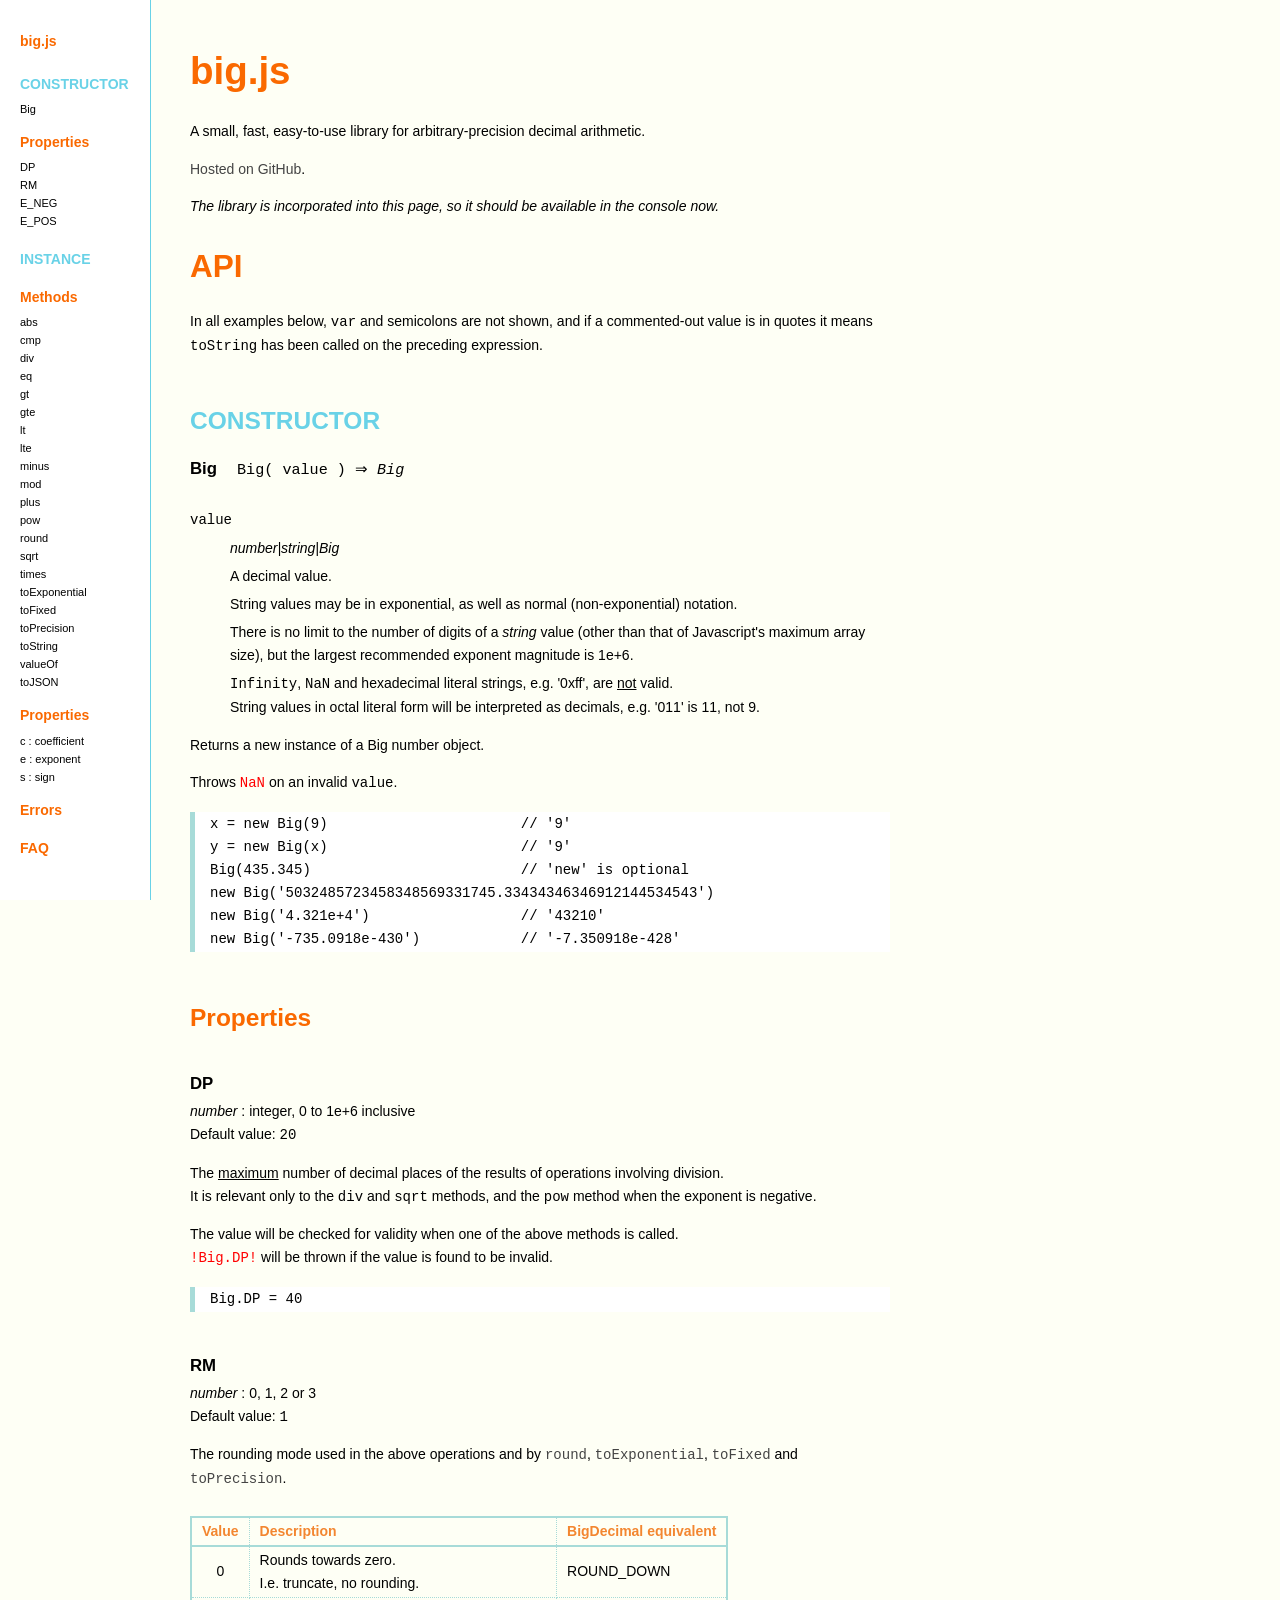
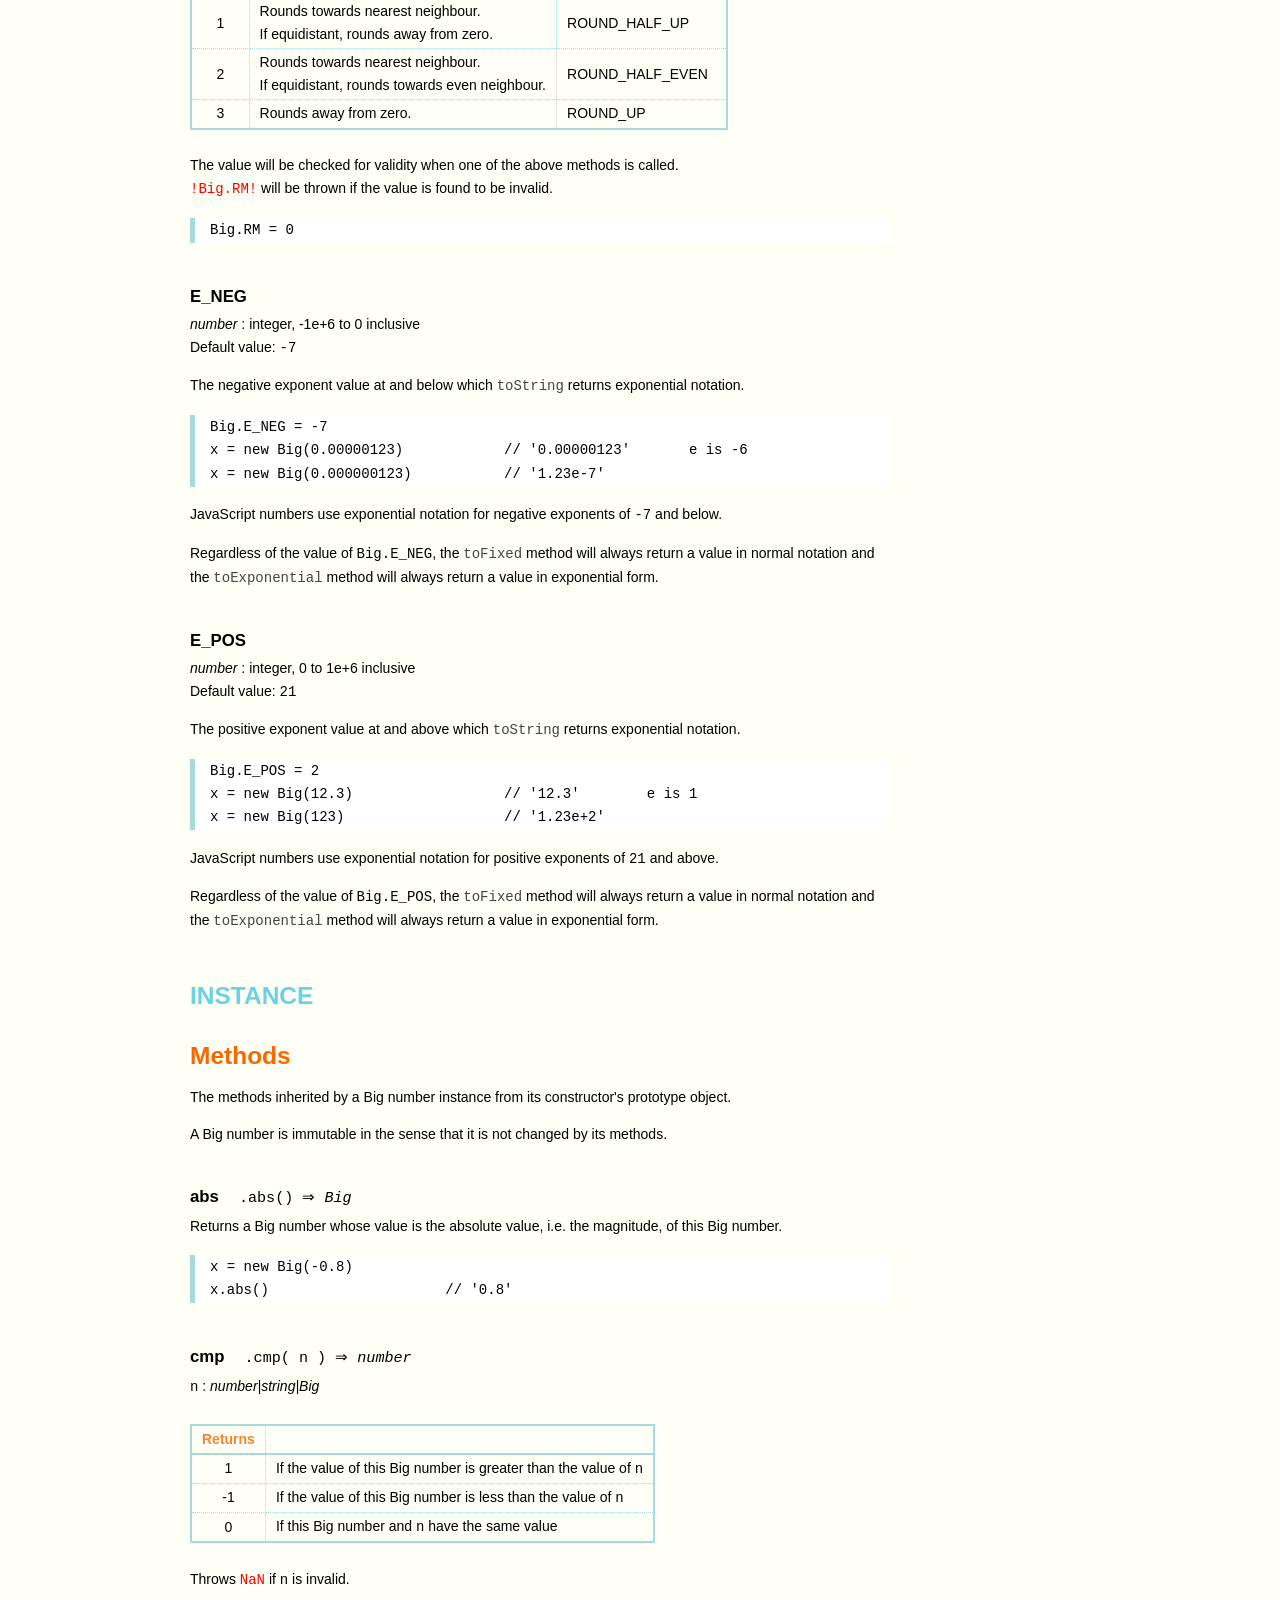
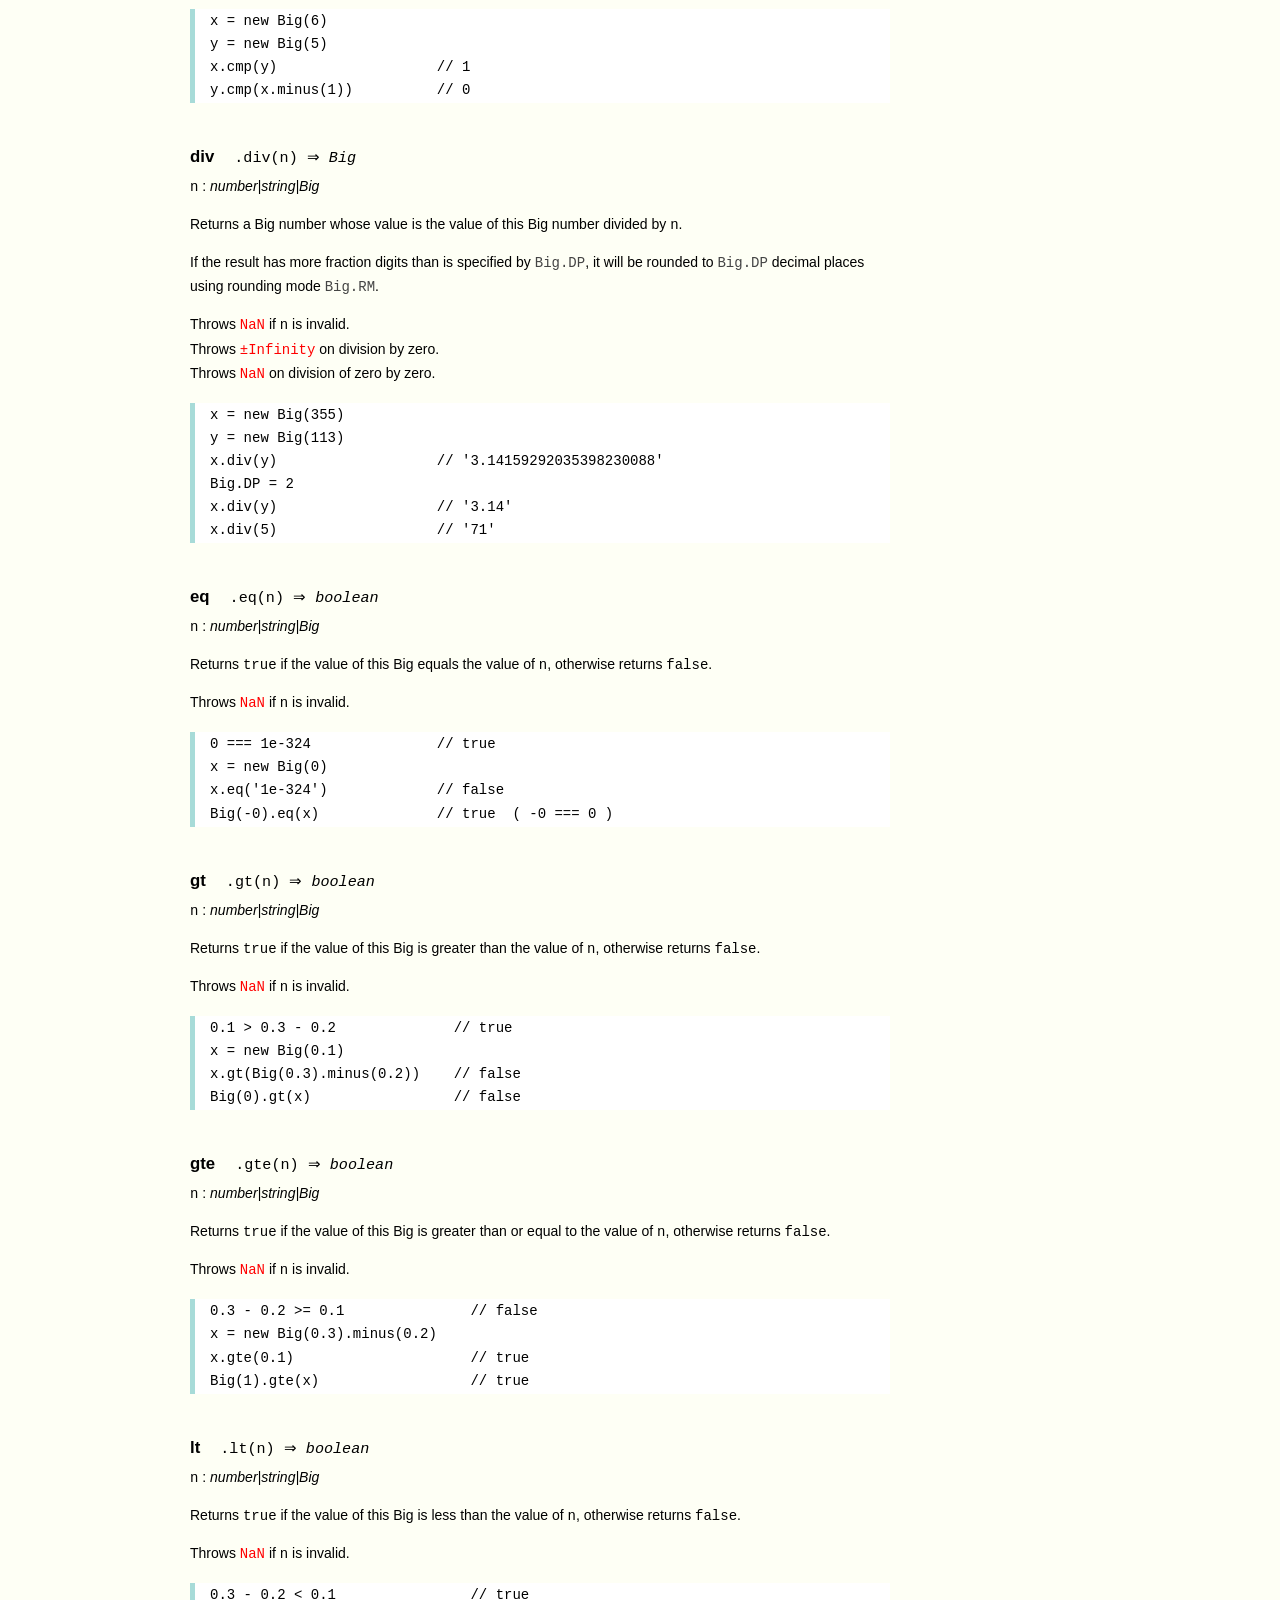
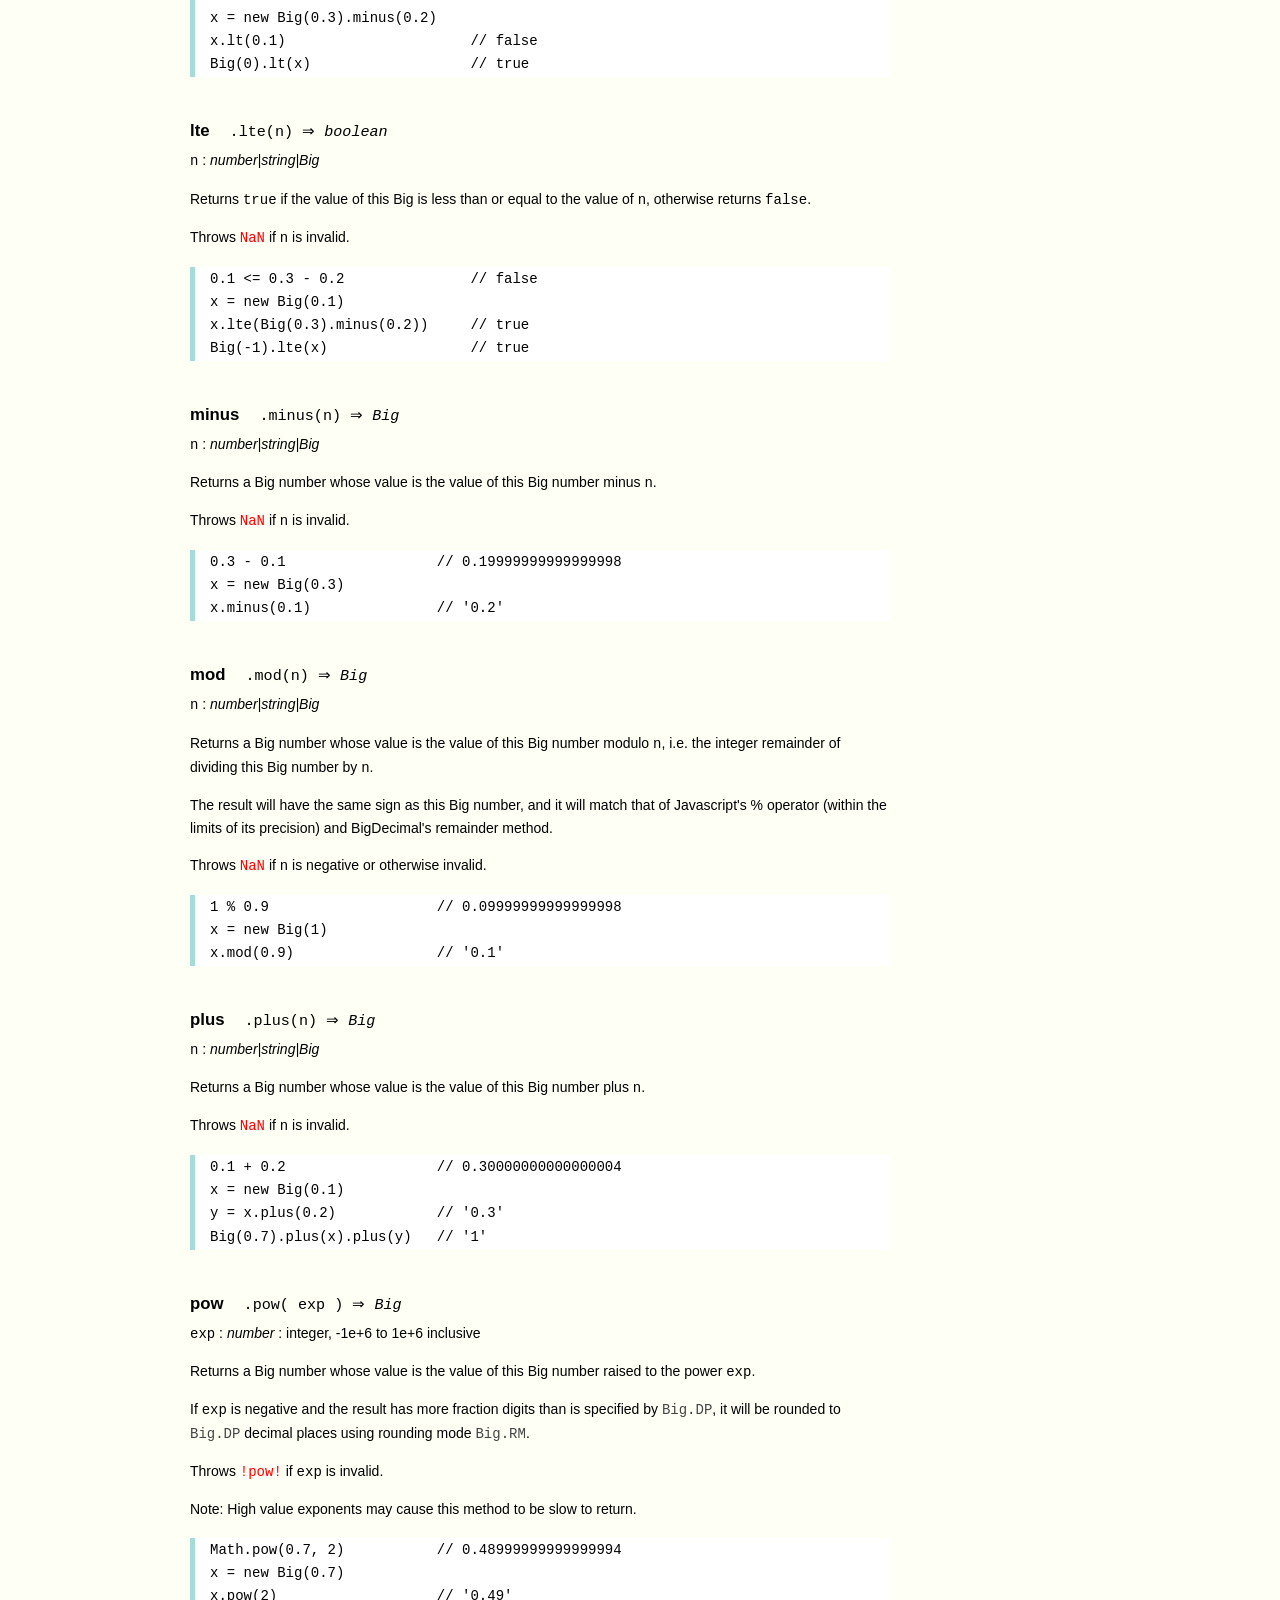
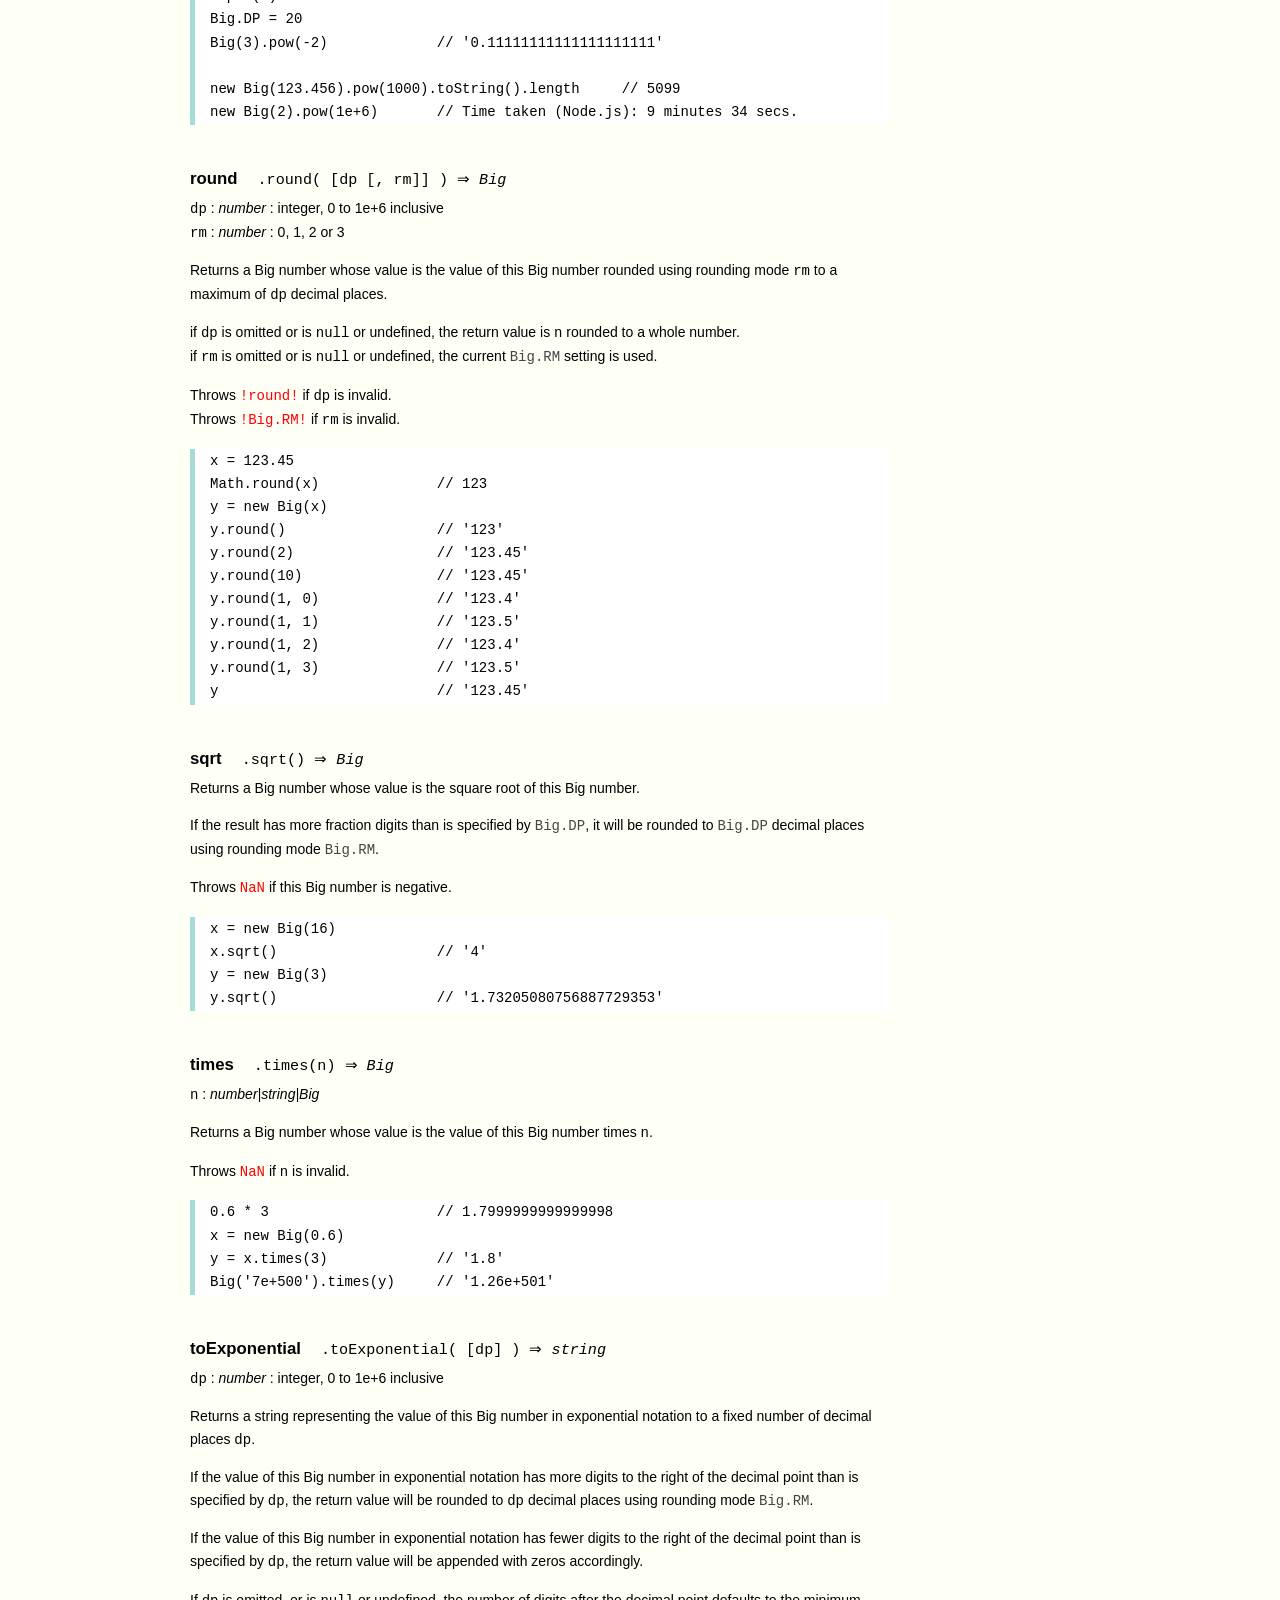
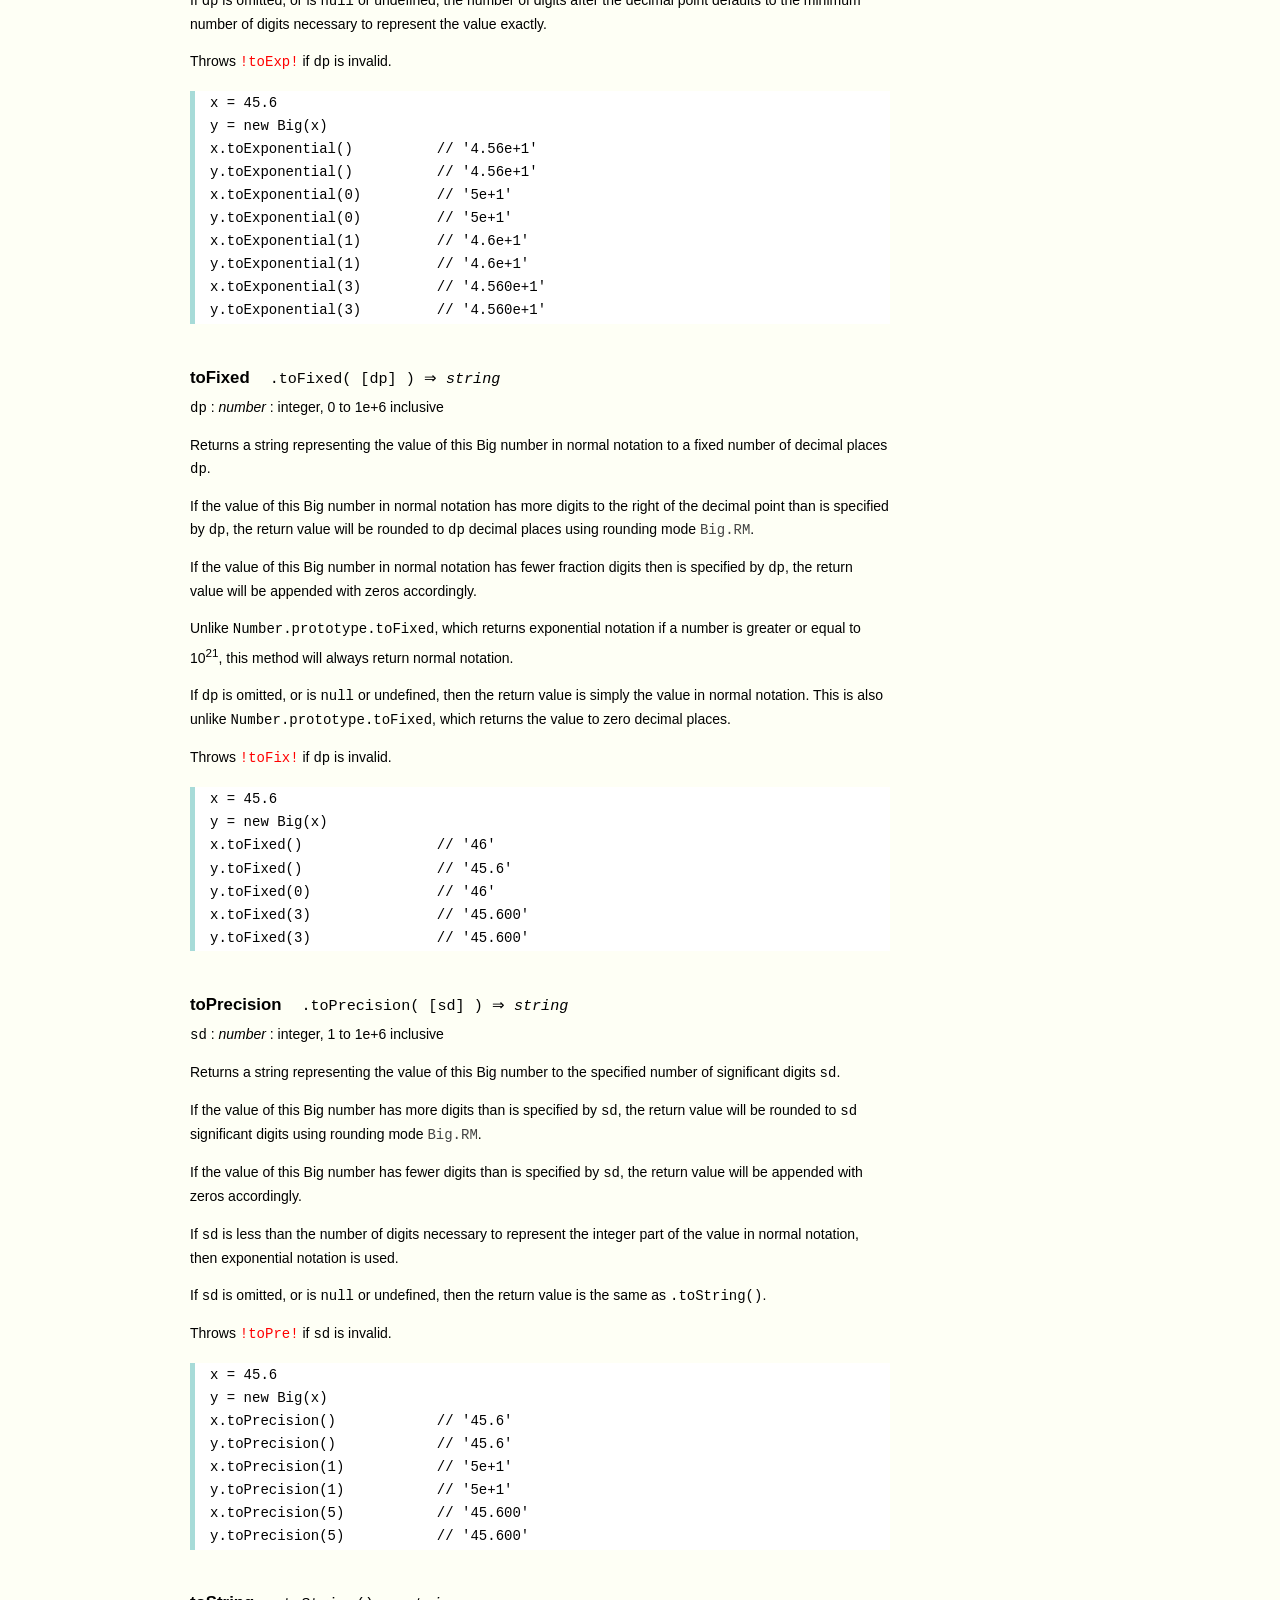
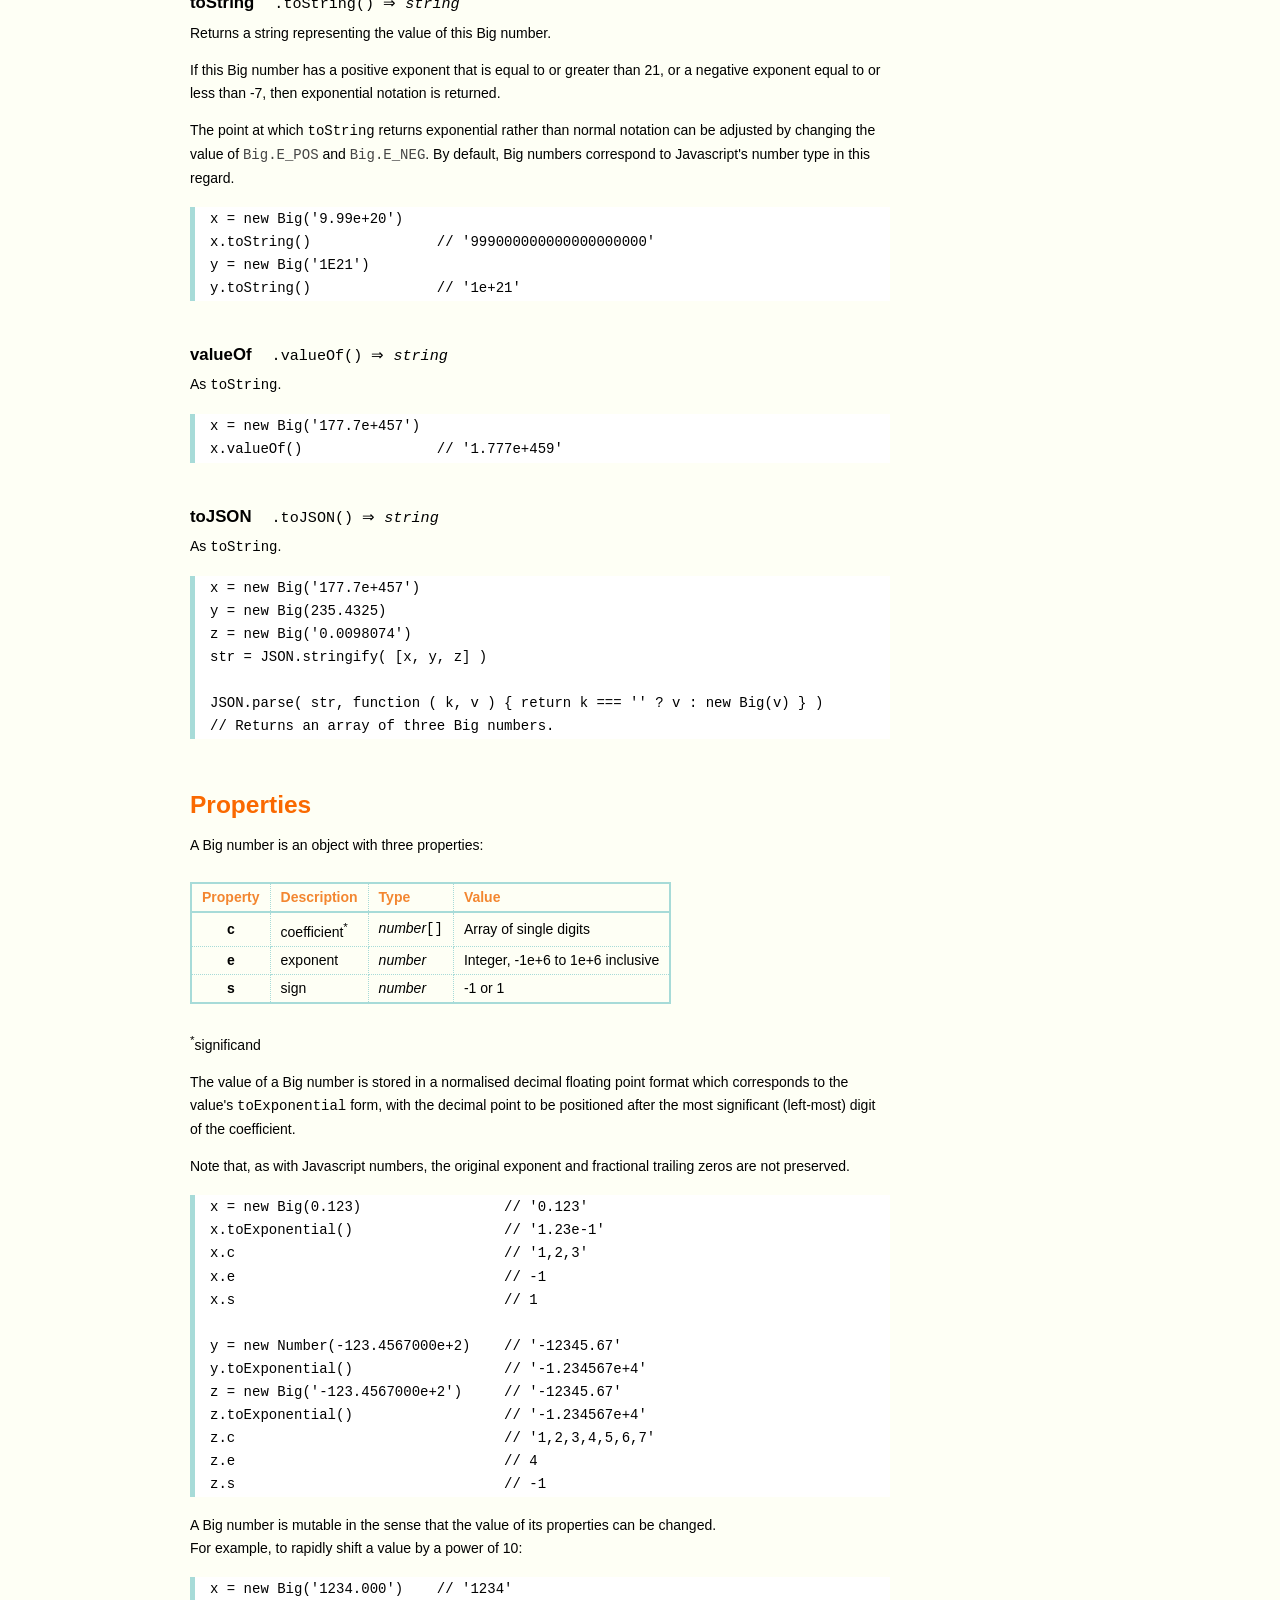
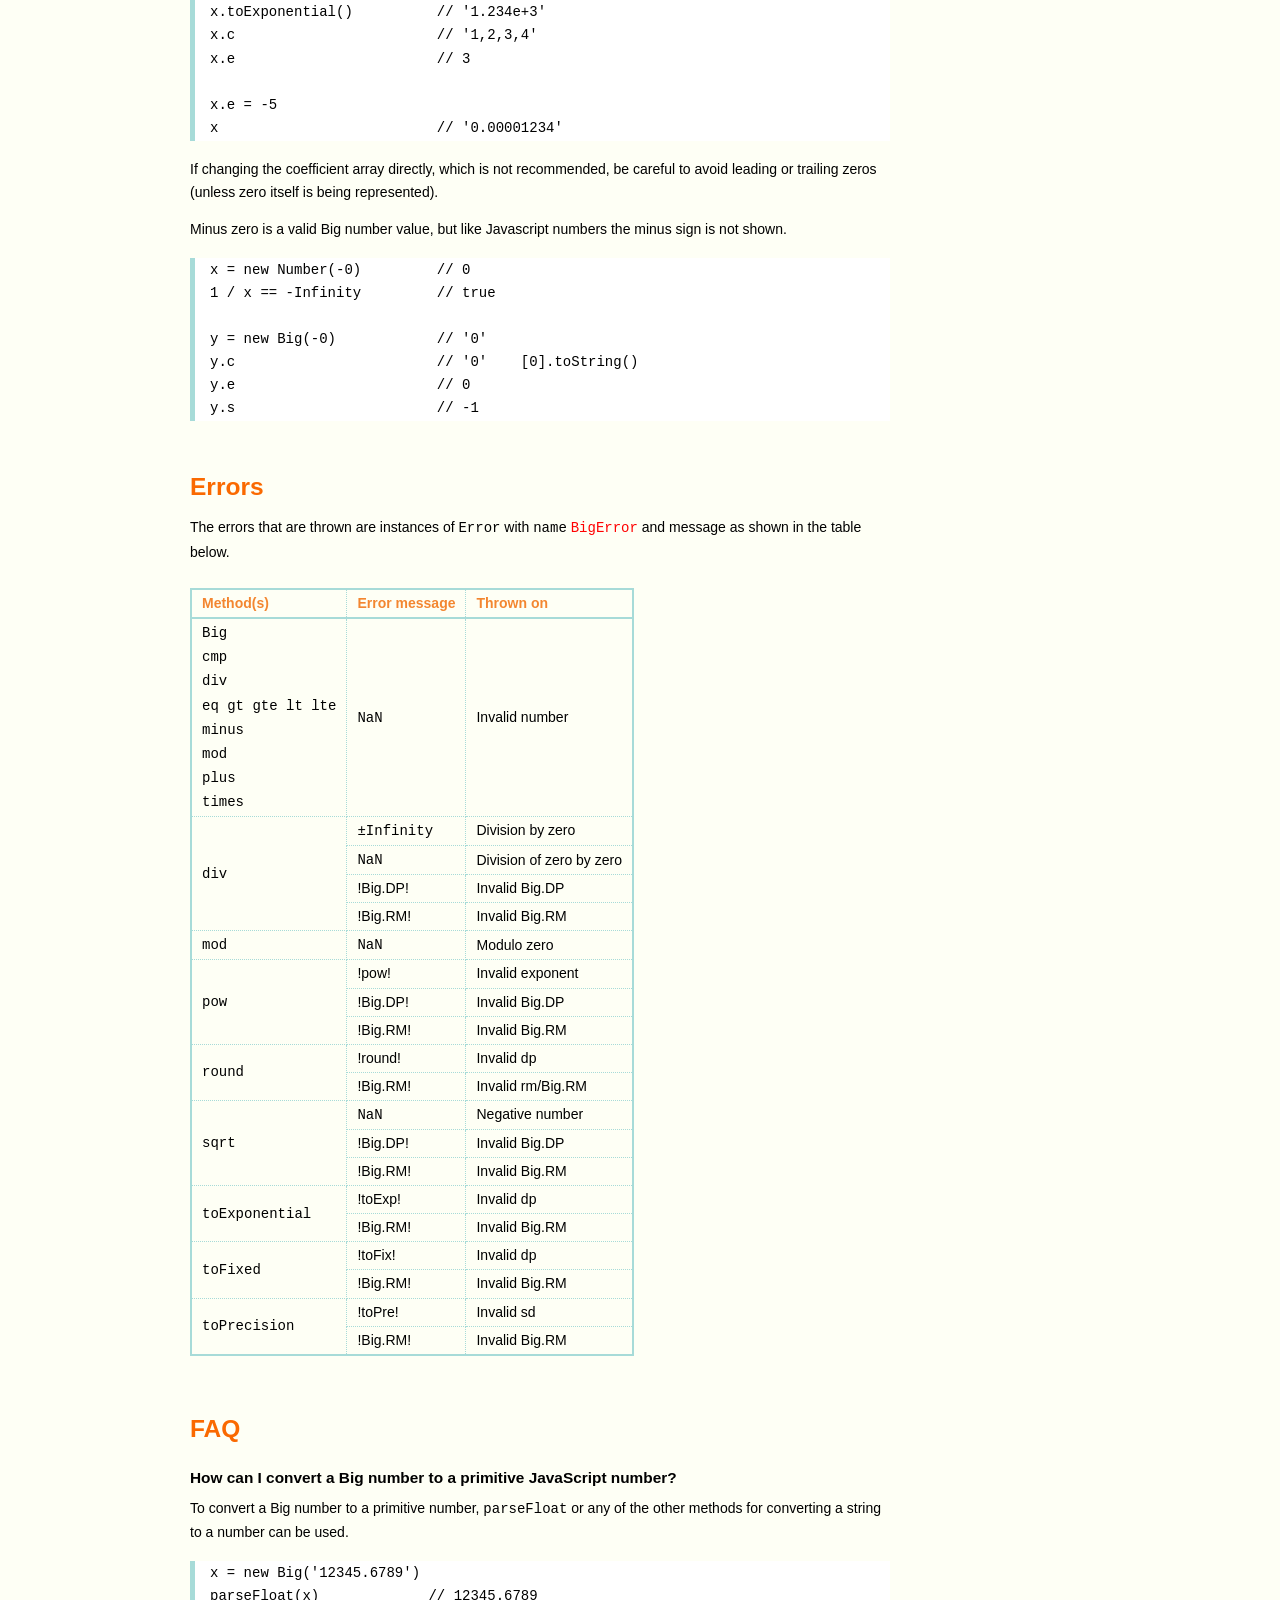
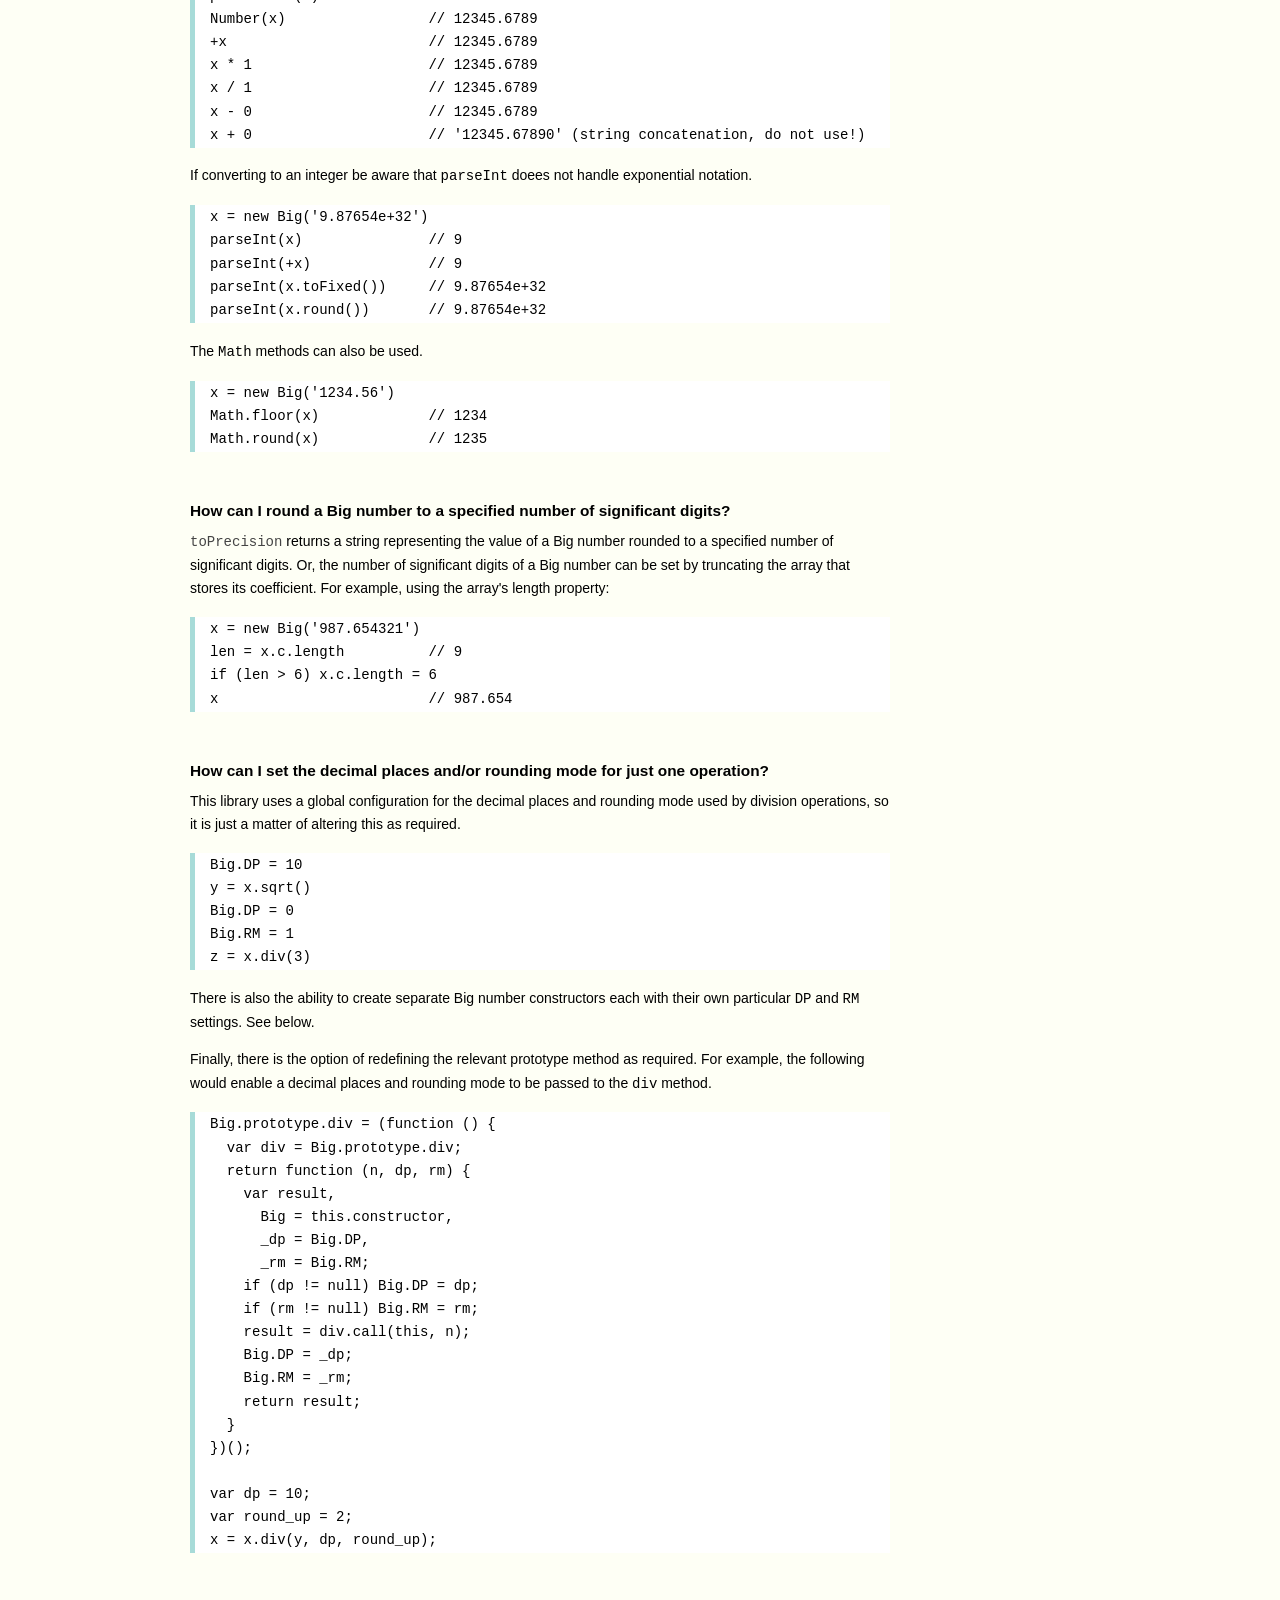
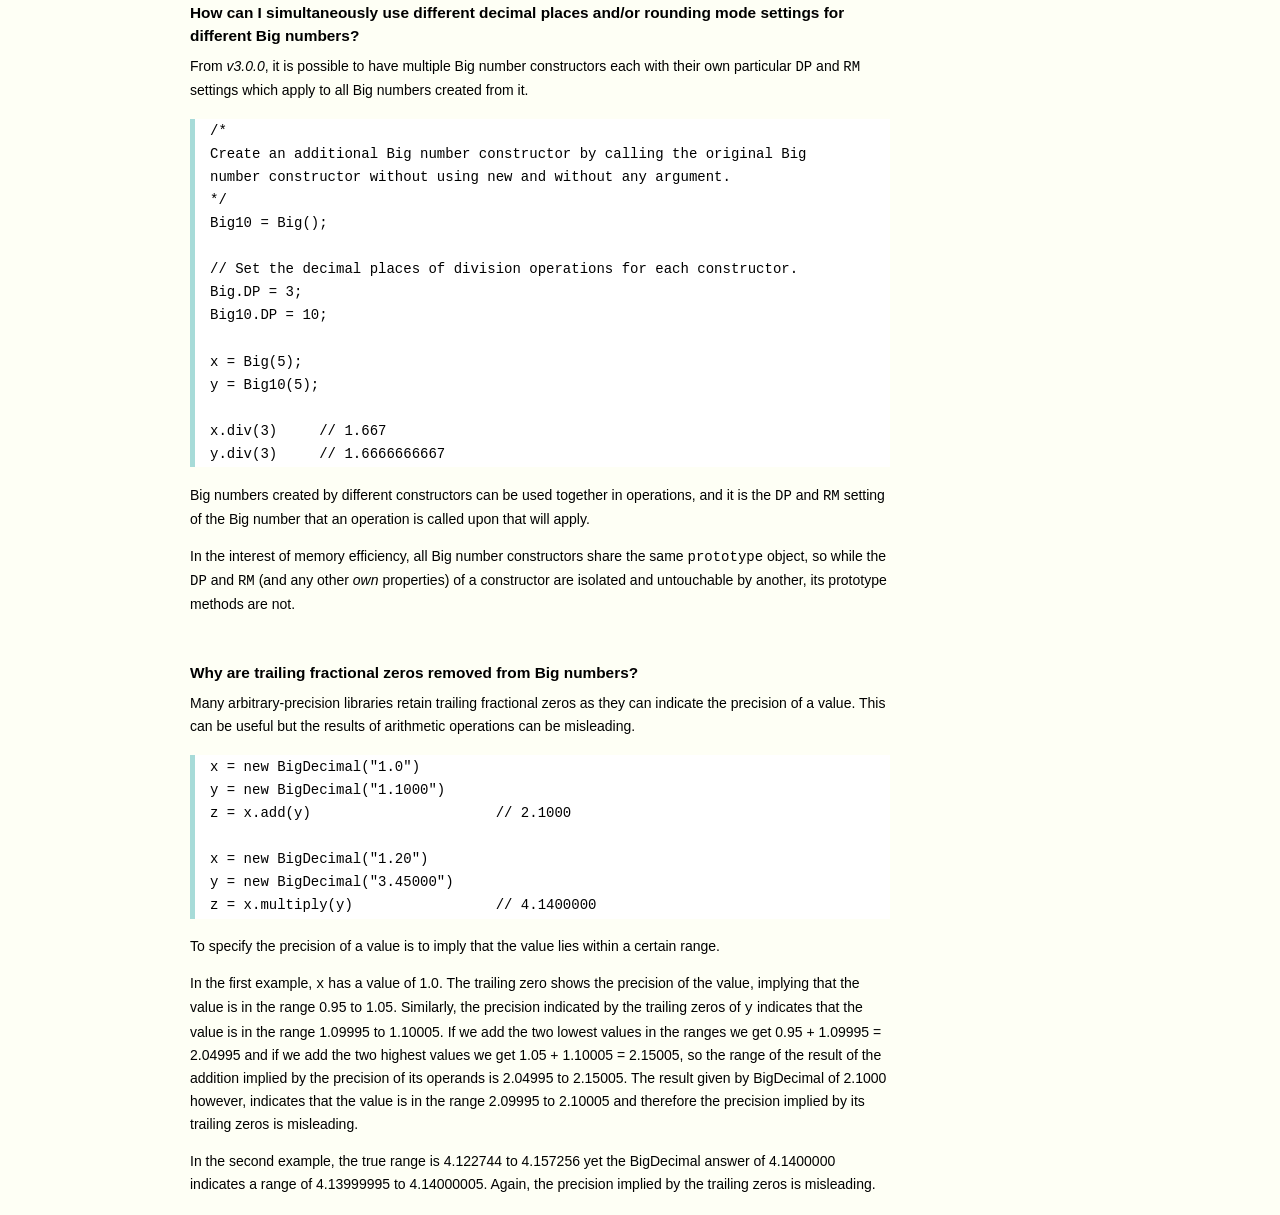
<file: js/big.js-master/docs/legacy/v3.1.x.html>
<!DOCTYPE HTML>
<html>
<head>
  <meta charset="utf-8">
  <meta name="Author" content="M Mclaughlin">
  <title>big.js API</title>
  <style>
html{font-family:sans-serif;font-size:100%}
body{font-family:"Helvetica Neue",Helvetica,Arial,sans-serif;font-size:14px;
  line-height:1.65em;background:#fefff5;color:#000;min-height:100%;margin:0}
.nav{background:#fff;position:fixed;top:0;bottom:0;left:0;width:130px;
  overflow-y:auto;padding:15px 0 30px 20px; border-right: 1px solid #69d2e7}
div.container{width:700px;margin:30px 0 50px 190px}
p{margin:0 0 1em;width:700px}
pre,ul{margin:1em 0}
h1,h2,h3,h4,h5{margin:0;padding:1.5em 0 0}
h1,h2{padding:.75em 0 1em}
h1{font-size:2.75em;color:#fa6900}
h2{font-size:2.25em;color:#fa6900}
h3{font-size:1.75em;color:#69d2e7}
h4{font-size:1.75em;color:#fa6900;padding-bottom:.75em}
h5{font-size:1.2em;padding-bottom:.3em}
h6{font-size:1.1em;margin:0;padding:0.5em 0}
dd dt{font-size:1.2em}
dt{padding-top:.5em}
dd{padding-top:.35em}
b{font-weight:700}
a,a:visited{color:#444;text-decoration:none}
a:active,a:hover{outline:0;color:#000}
a:hover{text-decoration:underline}
.nav a,.nav b,.nav a:visited{display:block;color:#fa6900;font-weight:700;
  margin-top:15px}
.nav b{color:#69d2e7;margin-top:20px;cursor:default;width:auto}
ul{list-style-type:none;padding:0 0 0 20px}
.nav ul{line-height:14px;padding-left:0;margin:5px 0 0}
.nav ul a,.nav ul a:visited{display:inline;color:#000;font-family:Verdana,
  Geneva,sans-serif;font-size:11px;font-weight:400;margin:0}
.inset,ul.inset{margin-left:20px}
code.inset{font-size:.9em}
.nav li{cursor:pointer;width:auto;margin:0 0 3px}
span.alias{font-style:italic;margin-left:20px}
table{border-collapse:collapse;border-spacing:0;border:2px solid #a7dbd8;
  margin:1.75em 0;padding:0}
td,th{text-align:left;margin:0;padding:2px 10px;border:1px dotted #a7dbd8}
th{border-top:2px solid #a7dbd8;border-bottom:2px solid #a7dbd8;color:#f38630}
pre{background:#fff;white-space:pre-wrap;word-wrap:break-word;
  border-left:5px solid #a7dbd8;padding:1px 0 1px 15px;margin:1.2em 0}
code,pre{font-family:Monaco,Consolas,"Lucida Console",monospace;
  font-weight:400}
.end{margin-bottom:25px}
.nav-title{color:#fa6900}
.centre{text-align:center}
.error{color:#f00}
  </style>
</head>
<body>

  <div class="nav">

    <a class='nav-title' href="#">big.js</a>

    <b> CONSTRUCTOR </b>
    <ul>
      <li><a href="#big">Big</a></li>
    </ul>

    <a href="#constructor-properties">Properties</a>
    <ul>
      <li><a href="#dp"  >DP</a></li>
      <li><a href="#rm"  >RM</a></li>
      <li><a href="#eneg">E_NEG</a></li>
      <li><a href="#epos">E_POS</a></li>
    </ul>

    <b> INSTANCE </b>

    <a href="#prototype-methods">Methods</a>
    <ul>
      <li><a href="#abs"    >abs</a></li>
      <li><a href="#cmp"    >cmp</a></li>
      <li><a href="#div"    >div</a></li>
      <li><a href="#eq"     >eq</a></li>
      <li><a href="#gt"     >gt</a></li>
      <li><a href="#gte"    >gte</a></li>
      <li><a href="#lt"     >lt</a></li>
      <li><a href="#lte"    >lte</a></li>
      <li><a href="#minus"  >minus</a></li>
      <li><a href="#mod"    >mod</a></li>
      <li><a href="#plus"   >plus</a></li>
      <li><a href="#pow"    >pow</a></li>
      <li><a href="#round"  >round</a></li>
      <li><a href="#sqrt"   >sqrt</a></li>
      <li><a href="#times"  >times</a></li>
      <li><a href="#toE"    >toExponential</a></li>
      <li><a href="#toF"    >toFixed</a></li>
      <li><a href="#toP"    >toPrecision</a></li>
      <li><a href="#toS"    >toString</a></li>
      <li><a href="#valueOf">valueOf</a></li>
      <li><a href="#toJSON" >toJSON</a></li>
    </ul>

    <a href="#instance-properties">Properties</a>
    <ul>
      <li><a href="#coefficient">c : coefficient</a></li>
      <li><a href="#exponent"   >e : exponent</a></li>
      <li><a href="#sign"       >s : sign</a></li>
    </ul>

    <a href="#Errors">Errors</a>

    <a class='end' href="#faq">FAQ</a>

  </div>

  <div class="container">

    <h1>big.js</h1>

    <p>
      A small, fast, easy-to-use library for arbitrary-precision decimal
      arithmetic.
    </p>

    <p><a href="https://github.com/MikeMcl/big.js/">Hosted on GitHub</a>.</p>
     <p>
      <i>
        The library is incorporated into this page, so it should be available in
        the console now.
      </i>
    </p>


    <h2>API</h2>

    <p>
      In all examples below, <code>var</code> and semicolons are not shown, and
      if a commented-out value is in quotes it means <code>toString</code> has
      been called on the preceding expression.
    </p>



    <h3>CONSTRUCTOR</h3>

    <h5 id="big">
      Big<code class='inset'>Big( value ) &rArr; <i>Big</i></code>
    </h5>
    <dl>
      <dt><code>value</code></dt>
      <dd>
        <i>number|string|Big</i>
      </dd>
      <dd>
        A decimal value.
      </dd>
      <dd>
        String values may be in exponential, as well as normal (non-exponential)
        notation.
      </dd>
      <dd>
        There is no limit to the number of digits of a <em>string</em> value
        (other than that of Javascript's maximum array size), but the largest
        recommended exponent magnitude is 1e+6.
      </dd>
      <dd>
        <code>Infinity</code>, <code>NaN</code> and hexadecimal literal
        strings, e.g. '0xff', are <u>not</u> valid.<br>
        String values in octal literal form will be interpreted as decimals,
        e.g. '011' is 11, not 9.
      </dd>
    </dl>
    <p>Returns a new instance of a Big number object.</p>
    <p>
      Throws <code class='error'>NaN</code> on an invalid <code>value</code>.
    </p>
    <pre>
x = new Big(9)                       // '9'
y = new Big(x)                       // '9'
Big(435.345)                         // 'new' is optional
new Big('5032485723458348569331745.33434346346912144534543')
new Big('4.321e+4')                  // '43210'
new Big('-735.0918e-430')            // '-7.350918e-428'</pre>



    <h4 id="constructor-properties">Properties</h4>

    <h5 id="dp">DP</h5>
    <p>
      <i>number</i> : integer, 0 to 1e+6 inclusive<br />
      Default value: <code>20</code>
    </p>
    <p>
      The <u>maximum</u> number of decimal places of the results of operations
      involving division.<br />
      It is relevant only to the <code>div</code> and <code>sqrt</code> methods,
      and the <code>pow</code> method when the exponent is negative.
    </p>
    <p>
      The value will be checked for validity when one of the above methods is
      called.<br /> <code class='error'>!Big.DP!</code> will be thrown if the
      value is found to be invalid.
    </p>
    <pre>Big.DP = 40</pre>



    <h5 id="rm">RM</h5>
    <p>
      <i>number</i> : 0, 1, 2 or 3<br />
      Default value: <code>1</code>
    </p>
    <p>
      The rounding mode used in the above operations and by
      <a href='#round'><code>round</code></a>,
      <a href='#toE'><code>toExponential</code></a>,
      <a href='#toF'><code>toFixed</code></a> and
      <a href='#toP'><code>toPrecision</code></a>.
    </p>
    <table>
      <tr>
        <th>Value</th>
        <th>Description</th>
        <th>BigDecimal equivalent</th>
      </tr>
      <tr>
        <td class='centre'>0</td>
        <td>
          Rounds towards zero.<br />
          I.e. truncate, no rounding.
        </td>
        <td id="round-down">ROUND_DOWN</td>
      </tr>
      <tr>
        <td class='centre'>1</td>
        <td>
          Rounds towards nearest neighbour.<br />
          If equidistant, rounds away from zero.
        </td>
        <td id="round-half-up">ROUND_HALF_UP</td>
      </tr>
      <tr>
        <td class='centre'>2</td>
        <td>
          Rounds towards nearest neighbour.<br />
          If equidistant, rounds towards even neighbour.
        </td>
        <td id="round-half-even">ROUND_HALF_EVEN</td>
      </tr>
      <tr>
        <td class='centre'>3</td>
        <td>Rounds away from zero.</td>
        <td id="round-up">ROUND_UP</td>
      </tr>
    </table>
    <p>
      The value will be checked for validity when one of the above methods is
      called.<br /> <code class='error'>!Big.RM!</code> will be thrown if the
      value is found to be invalid.
    </p>
    <pre>Big.RM = 0</pre>



    <h5 id="eneg">E_NEG</h5>
    <p>
      <i>number</i> : integer, -1e+6 to 0 inclusive<br />
      Default value: <code>-7</code>
    </p>
    <p>
      The negative exponent value at and below which
      <a href='#toS'><code>toString</code></a> returns exponential notation.
    </p>
    <pre>
Big.E_NEG = -7
x = new Big(0.00000123)            // '0.00000123'       e is -6
x = new Big(0.000000123)           // '1.23e-7'</pre>
    <p>
      JavaScript numbers use exponential notation for negative exponents of
      <code>-7</code> and below.
    </p>
    <p>
      Regardless of the value of <code>Big.E_NEG</code>, the
      <a href='#toF'><code>toFixed</code></a> method will always return a value
      in normal notation and the <a href='#toE'><code>toExponential</code></a>
      method will always return a value in exponential form.
    </p>



    <h5 id="epos">E_POS</h5>
    <p>
      <i>number</i> : integer, 0 to 1e+6 inclusive<br />
      Default value: <code>21</code>
    </p>
    <p>
      The positive exponent value at and above which
      <a href='#toS'><code>toString</code></a> returns exponential notation.
    </p>
    <pre>
Big.E_POS = 2
x = new Big(12.3)                  // '12.3'        e is 1
x = new Big(123)                   // '1.23e+2'</pre>
    <p>
      JavaScript numbers use exponential notation for positive exponents of
      <code>21</code> and above.
    </p>
    <p>
      Regardless of the value of <code>Big.E_POS</code>, the
      <a href='#toF'><code>toFixed</code></a> method will always return a value
      in normal notation and the <a href='#toE'><code>toExponential</code></a>
      method will always return a value in exponential form.
    </p>



    <h3>INSTANCE</h3>

    <h4 id="prototype-methods">Methods</h4>
    <p>
      The methods inherited by a Big number instance from its constructor's
      prototype object.
    </p>
    <p>
      A Big number is immutable in the sense that it is not changed by its
      methods.
    </p>



    <h5 id="abs">abs<code class='inset'>.abs() &rArr; <i>Big</i></code></h5>
    <p>
      Returns a Big number whose value is the absolute value, i.e. the
      magnitude, of this Big number.
    </p>
    <pre>
x = new Big(-0.8)
x.abs()                     // '0.8'</pre>



    <h5 id="cmp">
      cmp<code class='inset'>.cmp( n ) &rArr; <i>number</i></code>
    </h5>
    <p><code>n</code> : <i>number|string|Big</i><br /></p>
    <table>
      <tr>
        <th>Returns</th>
        <th colspan=2>&nbsp;</th>
      </tr>
      <tr>
        <td class='centre'>1</td>
        <td>
          If the value of this Big number is greater than the value of
          <code>n</code>
        </td>
      </tr>
      <tr>
        <td class='centre'>-1</td>
        <td>
          If the value of this Big number is less than the value of
          <code>n</code>
        </td>
      </tr>
      <tr>
        <td class='centre'>0</td>
        <td>If this Big number and <code>n</code> have the same value</td>
      </tr>
    </table>
    <p>Throws <code class='error'>NaN</code> if <code>n</code> is invalid.</p>
    <pre>
x = new Big(6)
y = new Big(5)
x.cmp(y)                   // 1
y.cmp(x.minus(1))          // 0</pre>



    <h5 id="div">div<code class='inset'>.div(n) &rArr; <i>Big</i></code></h5>
    <p><code>n</code> : <i>number|string|Big</i><br /></p>
    <p>
      Returns a Big number whose value is the value of this Big number divided
      by <code>n</code>.
    </p>
    <p>
      If the result has more fraction digits than is specified by
      <a href='#dp'><code>Big.DP</code></a>, it will be rounded to
      <a href='#dp'><code>Big.DP</code></a> decimal places using rounding mode
      <a href='#rm'><code>Big.RM</code></a>.
    </p>
    <p>
      Throws <code class='error'>NaN</code> if <code>n</code> is invalid.<br />
      Throws <code class='error'>&plusmn;Infinity</code> on division by zero.<br />
      Throws <code class='error'>NaN</code> on division of zero by zero.
    </p>
    <pre>
x = new Big(355)
y = new Big(113)
x.div(y)                   // '3.14159292035398230088'
Big.DP = 2
x.div(y)                   // '3.14'
x.div(5)                   // '71'</pre>






    <h5 id="eq">eq<code class='inset'>.eq(n) &rArr; <i>boolean</i></code></h5>
    <p><code>n</code> : <i>number|string|Big</i></p>
    <p>
      Returns <code>true</code> if the value of this Big equals the value
      of <code>n</code>, otherwise returns <code>false</code>.
    </p>
    <p>Throws <code class='error'>NaN</code> if <code>n</code> is invalid.</p>
    <pre>
0 === 1e-324               // true
x = new Big(0)
x.eq('1e-324')             // false
Big(-0).eq(x)              // true  ( -0 === 0 )</pre>



    <h5 id="gt">
      gt<code class='inset'>.gt(n) &rArr; <i>boolean</i></code>
    </h5>
    <p><code>n</code> : <i>number|string|Big</i></p>
    <p>
      Returns <code>true</code> if the value of this Big is greater than
      the value of <code>n</code>, otherwise returns <code>false</code>.
    </p>
    <p>Throws <code class='error'>NaN</code> if <code>n</code> is invalid.</p>
    <pre>
0.1 &gt; 0.3 - 0.2              // true
x = new Big(0.1)
x.gt(Big(0.3).minus(0.2))    // false
Big(0).gt(x)                 // false</pre>



    <h5 id="gte">
      gte<code class='inset'>.gte(n) &rArr; <i>boolean</i></code>
    </h5>
    <p><code>n</code> : <i>number|string|Big</i></p>
    <p>
      Returns <code>true</code> if the value of this Big is greater than
      or equal to the value of <code>n</code>, otherwise returns
      <code>false</code>.
    </p>
    <p>Throws <code class='error'>NaN</code> if <code>n</code> is invalid.</p>
    <pre>
0.3 - 0.2 &gt;= 0.1               // false
x = new Big(0.3).minus(0.2)
x.gte(0.1)                     // true
Big(1).gte(x)                  // true</pre>



    <h5 id="lt">
      lt<code class='inset'>.lt(n) &rArr; <i>boolean</i></code>
    </h5>
    <p><code>n</code> : <i>number|string|Big</i></p>
    <p>
      Returns <code>true</code> if the value of this Big is less than the
      value of <code>n</code>, otherwise returns <code>false</code>.
    </p>
    <p>Throws <code class='error'>NaN</code> if <code>n</code> is invalid.</p>
    <pre>
0.3 - 0.2 &lt; 0.1                // true
x = new Big(0.3).minus(0.2)
x.lt(0.1)                      // false
Big(0).lt(x)                   // true</pre>



    <h5 id="lte">
      lte<code class='inset'>.lte(n) &rArr; <i>boolean</i></code>
    </h5>
    <p><code>n</code> : <i>number|string|Big</i></p>
    <p>
      Returns <code>true</code> if the value of this Big is less than or
      equal to the value of <code>n</code>, otherwise returns
      <code>false</code>.
    </p>
    <p>Throws <code class='error'>NaN</code> if <code>n</code> is invalid.</p>
    <pre>
0.1 &lt;= 0.3 - 0.2               // false
x = new Big(0.1)
x.lte(Big(0.3).minus(0.2))     // true
Big(-1).lte(x)                 // true</pre>



    <h5 id="minus">
      minus<code class='inset'>.minus(n) &rArr; <i>Big</i></code>
    </h5>
    <p><code>n</code> : <i>number|string|Big</i></p>
    <p>
      Returns a Big number whose value is the value of this Big number minus
      <code>n</code>.
    </p>
    <p>Throws <code class='error'>NaN</code> if <code>n</code> is invalid.</p>
    <pre>
0.3 - 0.1                  // 0.19999999999999998
x = new Big(0.3)
x.minus(0.1)               // '0.2'</pre>



    <h5 id="mod">mod<code class='inset'>.mod(n) &rArr; <i>Big</i></code></h5>
    <p><code>n</code> : <i>number|string|Big</i></p>
    <p>
      Returns a Big number whose value is the value of this Big number modulo
      <code>n</code>, i.e. the integer remainder of dividing this Big number by
      <code>n</code>.
    </p>
    <p>
      The result will have the same sign as this Big number, and it will match
      that of Javascript's % operator (within the limits of its precision) and
      BigDecimal's remainder method.
    </p>
     <p>
       Throws <code class='error'>NaN</code> if <code>n</code> is negative or
       otherwise invalid.
     </p>
    <pre>
1 % 0.9                    // 0.09999999999999998
x = new Big(1)
x.mod(0.9)                 // '0.1'</pre>



    <h5 id="plus">
      plus<code class='inset'>.plus(n) &rArr; <i>Big</i></code>
    </h5>
    <p><code>n</code> : <i>number|string|Big</i></p>
    <p>
      Returns a Big number whose value is the value of this Big number plus
      <code>n</code>.
    </p>
    <p>Throws <code class='error'>NaN</code> if <code>n</code> is invalid.</p>
    <pre>
0.1 + 0.2                  // 0.30000000000000004
x = new Big(0.1)
y = x.plus(0.2)            // '0.3'
Big(0.7).plus(x).plus(y)   // '1'</pre>



     <h5 id="pow">pow<code class='inset'>.pow( exp ) &rArr; <i>Big</i></code>
    </h5>
    <p>
      <code>exp</code> : <i>number</i> : integer, -1e+6 to 1e+6 inclusive
    </p>
    <p>
      Returns a Big number whose value is the value of this Big number raised to
      the power <code>exp</code>.
    </p>
    <p>
      If <code>exp</code> is negative and the result has more fraction digits
      than is specified by <a href='#dp'><code>Big.DP</code></a>, it will be
      rounded to <a href='#dp'><code>Big.DP</code></a> decimal places using
      rounding mode <a href='#rm'><code>Big.RM</code></a>.
    </p>
    <p>
      Throws <code class='error'>!pow!</code> if <code>exp</code> is invalid.
    </p>
    <p>
      Note: High value exponents may cause this method to be slow to return.
    </p>
    <pre>
Math.pow(0.7, 2)           // 0.48999999999999994
x = new Big(0.7)
x.pow(2)                   // '0.49'
Big.DP = 20
Big(3).pow(-2)             // '0.11111111111111111111'

new Big(123.456).pow(1000).toString().length     // 5099
new Big(2).pow(1e+6)       // Time taken (Node.js): 9 minutes 34 secs.</pre>



    <h5 id="round">
      round<code class='inset'>.round( [dp [, rm]] )
      &rArr; <i>Big</i></code>
    </h5>
    <p>
      <code>dp</code> : <i>number</i> : integer, 0 to 1e+6 inclusive
      <br />
      <code>rm</code> : <i>number</i> : 0, 1, 2 or 3
    </p>
    <p>
      Returns a Big number whose value is the value of this Big number rounded
      using rounding mode <code>rm</code> to a maximum of <code>dp</code>
      decimal places.
    </p>
    <p>
      if <code>dp</code> is omitted or is <code>null</code> or undefined, the
      return value is <code>n</code> rounded to a whole number.<br />
      if <code>rm</code> is omitted or is <code>null</code> or
      undefined, the current <a href='#rm'><code>Big.RM</code></a> setting is
      used.
    </p>
    <p>
      Throws <code class='error'>!round!</code> if <code>dp</code> is invalid.
      <br />
      Throws <code class='error'>!Big.RM!</code> if <code>rm</code> is invalid.
    </p>
    <pre>
x = 123.45
Math.round(x)              // 123
y = new Big(x)
y.round()                  // '123'
y.round(2)                 // '123.45'
y.round(10)                // '123.45'
y.round(1, 0)              // '123.4'
y.round(1, 1)              // '123.5'
y.round(1, 2)              // '123.4'
y.round(1, 3)              // '123.5'
y                          // '123.45'</pre>



    <h5 id="sqrt">sqrt<code class='inset'>.sqrt() &rArr; <i>Big</i></code></h5>
    <p>
      Returns a Big number whose value is the square root of this Big number.
    </p>
    <p>
      If the result has more fraction digits than is specified by
      <a href='#dp'><code>Big.DP</code></a>, it will be rounded to
      <a href='#dp'><code>Big.DP</code></a> decimal places using rounding mode
      <a href='#rm'><code>Big.RM</code></a>.
    </p>
    <p>Throws <code class='error'>NaN</code> if this Big number is negative.</p>
    <pre>
x = new Big(16)
x.sqrt()                   // '4'
y = new Big(3)
y.sqrt()                   // '1.73205080756887729353'</pre>



    <h5 id="times">
      times<code class='inset'>.times(n) &rArr; <i>Big</i></code>
    </h5>
    <p><code>n</code> : <i>number|string|Big</i><br /></p>
    <p>
      Returns a Big number whose value is the value of this Big number times
      <code>n</code>.
    </p>
    <p>Throws <code class='error'>NaN</code> if <code>n</code> is invalid.</p>
    <pre>
0.6 * 3                    // 1.7999999999999998
x = new Big(0.6)
y = x.times(3)             // '1.8'
Big('7e+500').times(y)     // '1.26e+501'</pre>



    <h5 id="toE">
      toExponential<code class='inset'>.toExponential( [dp] ) &rArr;
      <i>string</i></code>
    </h5>
    <p><code>dp</code> : <i>number</i> : integer, 0 to 1e+6 inclusive</p>
    <p>
      Returns a string representing the value of this Big number in exponential
      notation to a fixed number of decimal places <code>dp</code>.
    </p>
    <p>
      If the value of this Big number in exponential notation has more digits to
      the right of the decimal point than is specified by <code>dp</code>, the
      return value will be rounded to <code>dp</code> decimal places using
      rounding mode <a href='#rm'><code>Big.RM</code></a>.
    </p>
    <p>
      If the value of this Big number in exponential notation has fewer digits
      to the right of the decimal point than is specified by <code>dp</code>,
      the return value will be appended with zeros accordingly.
    </p>
    <p>
      If <code>dp</code> is omitted, or is <code>null</code> or undefined, the
      number of digits after the decimal point defaults to the minimum number of
      digits necessary to represent the value exactly.
    </p>
    <p>
      Throws <code class='error'>!toExp!</code> if <code>dp</code> is invalid.
    </p>
    <pre>
x = 45.6
y = new Big(x)
x.toExponential()          // '4.56e+1'
y.toExponential()          // '4.56e+1'
x.toExponential(0)         // '5e+1'
y.toExponential(0)         // '5e+1'
x.toExponential(1)         // '4.6e+1'
y.toExponential(1)         // '4.6e+1'
x.toExponential(3)         // '4.560e+1'
y.toExponential(3)         // '4.560e+1'</pre>



    <h5 id="toF">
      toFixed<code class='inset'>.toFixed( [dp] ) &rArr;
      <i>string</i></code>
    </h5>
    <p>
      <code>dp</code> : <i>number</i> : integer, 0 to 1e+6 inclusive
    </p>
    <p>
      Returns a string representing the value of this Big number in normal
      notation to a fixed number of decimal places <code>dp</code>.
    </p>
    <p>
      If the value of this Big number in normal notation has more digits to the
      right of the decimal point than is specified by <code>dp</code>, the
      return value will be rounded to <code>dp</code> decimal places using
      rounding mode <a href='#rm'><code>Big.RM</code></a>.
    </p>
    <p>
      If the value of this Big number in normal notation has fewer fraction
      digits then is specified by <code>dp</code>, the return value will be
      appended with zeros accordingly.
    </p>
    <p>
      Unlike <code>Number.prototype.toFixed</code>, which returns
      exponential notation if a number is greater or equal to 10<sup>21</sup>,
      this method will always return normal notation.
    </p>
    <p>
      If <code>dp</code> is omitted, or is <code>null</code> or
      undefined, then the return value is simply the value in normal notation.
      This is  also unlike <code>Number.prototype.toFixed</code>, which returns
      the value to zero decimal places.
    </p>
    <p>
      Throws <code class='error'>!toFix!</code> if <code>dp</code> is invalid.
    </p>
    <pre>
x = 45.6
y = new Big(x)
x.toFixed()                // '46'
y.toFixed()                // '45.6'
y.toFixed(0)               // '46'
x.toFixed(3)               // '45.600'
y.toFixed(3)               // '45.600'</pre>



    <h5 id="toP">
      toPrecision<code class='inset'>.toPrecision( [sd] ) &rArr;
      <i>string</i></code>
    </h5>
    <p><code>sd</code> : <i>number</i> : integer, 1 to 1e+6 inclusive</p>
    <p>
      Returns a string representing the value of this Big number to the
      specified number of significant digits <code>sd</code>.
    </p>
    <p>
      If the value of this Big number has more digits than is specified by
      <code>sd</code>, the return value will be rounded to <code>sd</code>
      significant digits using rounding mode
      <a href='#rm'><code>Big.RM</code></a>.
    </p>
    <p>
      If the value of this Big number has fewer digits than is specified by
      <code>sd</code>, the return value will be appended with zeros accordingly.
    </p>
    <p>
      If <code>sd</code> is less than the number of digits necessary to
      represent the integer part of the value in normal notation, then
      exponential notation is used.
    </p>
    <p>
      If <code>sd</code> is omitted, or is <code>null</code> or undefined, then
      the return value is the same as <code>.toString()</code>.
    </p>
    <p>
      Throws <code class='error'>!toPre!</code> if <code>sd</code> is invalid.
    </p>
    <pre>
x = 45.6
y = new Big(x)
x.toPrecision()            // '45.6'
y.toPrecision()            // '45.6'
x.toPrecision(1)           // '5e+1'
y.toPrecision(1)           // '5e+1'
x.toPrecision(5)           // '45.600'
y.toPrecision(5)           // '45.600'</pre>



    <h5 id="toS">
      toString<code class='inset'>.toString() &rArr; <i>string</i></code>
    </h5>
    <p>
      Returns a string representing the value of this Big number.
    </p>
     <p>
      If this Big number has a positive exponent that is equal to or greater
      than 21, or a negative exponent equal to or less than -7, then exponential
      notation is returned.
    </p>
    <p>
      The point at which <code>toString</code> returns exponential rather than
      normal notation can be adjusted by changing the value of
      <a href='#epos'><code>Big.E_POS</code></a> and
      <a href='#eneg'><code>Big.E_NEG</code></a>. By default, Big numbers
      correspond to Javascript's number type in this regard.
    </p>
    <pre>
x = new Big('9.99e+20')
x.toString()               // '999000000000000000000'
y = new Big('1E21')
y.toString()               // '1e+21'
</pre>



    <h5 id="valueOf">
      valueOf<code class='inset'>.valueOf() &rArr; <i>string</i></code>
    </h5>
    <p>
      As <code>toString</code>.
    </p>
    <pre>
x = new Big('177.7e+457')
x.valueOf()                // '1.777e+459'</pre>



    <h5 id="toJSON">
      toJSON<code class='inset'>.toJSON() &rArr; <i>string</i></code>
    </h5>
    <p>
      As <code>toString</code>.
    </p>
    <pre>
x = new Big('177.7e+457')
y = new Big(235.4325)
z = new Big('0.0098074')
str = JSON.stringify( [x, y, z] )

JSON.parse( str, function ( k, v ) { return k === '' ? v : new Big(v) } )
// Returns an array of three Big numbers.</pre>



    <h4 id="instance-properties">Properties</h4>
    <p>
      A Big number is an object with three properties:
    </p>
    <table>
      <tr>
        <th>Property</th>
        <th>Description</th>
        <th>Type</th>
        <th>Value</th>
      </tr>
      <tr>
        <td class='centre' id='coefficient'><b>c</b></td>
        <td>coefficient<sup>*</sup></td>
        <td><i>number</i><code>[]</code></td>
        <td> Array of single digits</td>
      </tr>
      <tr>
        <td class='centre' id='exponent'><b>e</b></td>
        <td>exponent</td>
        <td><i>number</i></td>
        <td>Integer, -1e+6 to 1e+6 inclusive</td>
      </tr>
      <tr>
        <td class='centre' id='sign'><b>s</b></td>
        <td>sign</td>
        <td><i>number</i></td>
        <td>-1 or 1</td>
      </tr>
    </table>
    <p><sup>*</sup>significand</p>
    <p>
      The value of a Big number is stored in a normalised decimal floating point
      format which corresponds to the value's <code>toExponential</code> form,
      with the decimal point to be positioned after the most significant
      (left-most) digit of the coefficient.
    </p>
    <p>
      Note that, as with Javascript numbers, the original exponent and
      fractional trailing zeros are not preserved.
    </p>
    <pre>x = new Big(0.123)                 // '0.123'
x.toExponential()                  // '1.23e-1'
x.c                                // '1,2,3'
x.e                                // -1
x.s                                // 1

y = new Number(-123.4567000e+2)    // '-12345.67'
y.toExponential()                  // '-1.234567e+4'
z = new Big('-123.4567000e+2')     // '-12345.67'
z.toExponential()                  // '-1.234567e+4'
z.c                                // '1,2,3,4,5,6,7'
z.e                                // 4
z.s                                // -1</pre>


    <p>
      A Big number is mutable in the sense that the value of its properties can
      be changed.<br />
      For example, to rapidly shift a value by a power of 10:
    </p>
    <pre>
x = new Big('1234.000')    // '1234'
x.toExponential()          // '1.234e+3'
x.c                        // '1,2,3,4'
x.e                        // 3

x.e = -5
x                          // '0.00001234'</pre>
    <p>
      If changing the coefficient array directly, which is not recommended, be
      careful to avoid leading or trailing zeros (unless zero itself is being
      represented).
    </p>
    <p>
      Minus zero is a valid Big number value, but like Javascript numbers the
      minus sign is not shown.
    </p>
    <pre>
x = new Number(-0)         // 0
1 / x == -Infinity         // true

y = new Big(-0)            // '0'
y.c                        // '0'    [0].toString()
y.e                        // 0
y.s                        // -1</pre>



    <h4 id='Errors'>Errors</h4>
    <p>
      The errors that are thrown are instances of <code>Error</code> with
      <code>name</code> <code class='error'>BigError</code> and message as
      shown in the table below.
    </p>
    <table>
      <tr>
        <th>Method(s)</th>
        <th>Error message</th>
        <th>Thrown on</th>
      </tr>
      <tr>
        <td>
          <code>
            Big<br />cmp<br />div<br />eq gt gte lt lte<br />minus<br />mod
            <br />plus<br />times
          </code>
        </td>
        <td><code>NaN</code></td>
        <td>Invalid number</td>
      </tr>
      <tr>
        <td rowspan=4><code>div</code></td>
        <td><code>&plusmn;Infinity</code></td>
        <td>Division by zero</td>
      </tr>
      <tr>
        <td><code>NaN</code></td>
        <td>Division of zero by zero</td>
      </tr>
      <tr>
        <td>!Big.DP!</td>
        <td>Invalid Big.DP</td>
      </tr>
      <tr>
        <td>!Big.RM!</td>
        <td>Invalid Big.RM</td>
      </tr>
      <tr>
        <td><code>mod</code></td>
        <td><code>NaN</code></td>
        <td>Modulo zero</td>
      </tr>
      <tr>
        <td rowspan=3><code>pow</code></td>
        <td>!pow!</td>
        <td>Invalid exponent</td>
      </tr>
      <tr>
        <td>!Big.DP!</td>
        <td>Invalid Big.DP</td>
      </tr>
      <tr>
        <td>!Big.RM!</td>
        <td>Invalid Big.RM</td>
      </tr>
      <tr>
        <td rowspan=2><code>round</code></td>
        <td>!round!</td>
        <td>Invalid dp</td>
      </tr>
      <tr>
        <td>!Big.RM!</td>
        <td>Invalid rm/Big.RM</td>
      </tr>
      <tr>
        <td rowspan=3><code>sqrt</code></td>
        <td><code>NaN</code></td>
        <td>Negative number</td>
      </tr>
      <tr>
        <td>!Big.DP!</td>
        <td>Invalid Big.DP</td>
      </tr>
      <tr>
        <td>!Big.RM!</td>
        <td>Invalid Big.RM</td>
      </tr>
      <tr>
        <td rowspan=2><code>toExponential</code></td>
        <td>!toExp!</td>
        <td>Invalid dp</td>
      </tr>
      <tr>
        <td>!Big.RM!</td>
        <td>Invalid Big.RM</td>
      </tr>
      <tr>
        <td rowspan=2><code>toFixed</code></td>
        <td>!toFix!</td>
        <td>Invalid dp</td>
      </tr>
      <tr>
        <td>!Big.RM!</td>
        <td>Invalid Big.RM</td>
      </tr>
      <tr>
        <td rowspan=2><code>toPrecision</code></td>
        <td>!toPre!</td>
        <td>Invalid sd</td>
      </tr>
      <tr>
        <td>!Big.RM!</td>
        <td>Invalid Big.RM</td>
      </tr>
    </table>



     <h4 id='faq'>FAQ</h4>
    <h6>How can I convert a Big number to a primitive JavaScript number?</h6>
    <p>
      To convert a Big number to a primitive number, <code>parseFloat</code> or
      any of the other methods for converting a string to a number can be used.
    </p>
    <pre>
x = new Big('12345.6789')
parseFloat(x)             // 12345.6789
Number(x)                 // 12345.6789
+x                        // 12345.6789
x * 1                     // 12345.6789
x / 1                     // 12345.6789
x - 0                     // 12345.6789
x + 0                     // '12345.67890' (string concatenation, do not use!)
</pre>
    <p>
      If converting to an integer be aware that <code>parseInt</code> doees not
      handle exponential notation.
    <p>
    <pre>
x = new Big('9.87654e+32')
parseInt(x)               // 9
parseInt(+x)              // 9
parseInt(x.toFixed())     // 9.87654e+32 
parseInt(x.round())       // 9.87654e+32 
</pre>
    <p>
      The <code>Math</code> methods can also be used.
    <p>
    <pre>
x = new Big('1234.56')
Math.floor(x)             // 1234
Math.round(x)             // 1235 
</pre>
    <br />
    
     <h6>
      How can I round a Big number to a specified number of significant digits?
    </h6>
    <p>
      <a href='#toP'><code>toPrecision</code></a> returns a string representing
      the value of a Big number rounded to a specified number of significant
      digits. Or, the number of significant digits of a Big number can be set by
      truncating the array that stores its coefficient. For example, using the
      array's length property:
    </p>
    <pre>
x = new Big('987.654321')
len = x.c.length          // 9
if (len > 6) x.c.length = 6            
x                         // 987.654  
</pre>
    <br />
    
    <h6>
      How can I set the decimal places and/or rounding mode for just one
      operation?
    </h6>
    <p>
      This library uses a global configuration for the decimal places and
      rounding mode used by division operations, so it is just a matter of
      altering this as required.
    </p>
    <pre>
Big.DP = 10
y = x.sqrt()
Big.DP = 0
Big.RM = 1
z = x.div(3)
</pre>
    <p>
      There is also the ability to create separate Big number constructors each
      with their own particular <code>DP</code> and <code>RM</code> settings.
      See below.
    </p>
    <p>
      Finally, there is the option of redefining the relevant prototype method
      as required. For example, the following would enable a decimal
      places and rounding mode to be passed to the <code>div</code> method.
    </p>
    <pre>
Big.prototype.div = (function () {
  var div = Big.prototype.div;
  return function (n, dp, rm) {
    var result,
      Big = this.constructor,
      _dp = Big.DP,
      _rm = Big.RM;
    if (dp != null) Big.DP = dp;
    if (rm != null) Big.RM = rm;
    result = div.call(this, n);
    Big.DP = _dp;
    Big.RM = _rm;
    return result;    
  }
})();

var dp = 10;
var round_up = 2;
x = x.div(y, dp, round_up);
</pre>
    <br />

    <h6>
      How can I simultaneously use different decimal places and/or rounding mode
      settings for different Big numbers?
    </h6>
    <p>
      From <i>v3.0.0</i>, it is possible to have multiple Big number
      constructors each with their own particular <code>DP</code> and
      <code>RM</code> settings which apply to all Big numbers created from it.
    </p>
    <pre>
/*
Create an additional Big number constructor by calling the original Big
number constructor without using new and without any argument.
*/
Big10 = Big();

// Set the decimal places of division operations for each constructor.
Big.DP = 3;
Big10.DP = 10;

x = Big(5);
y = Big10(5);

x.div(3)     // 1.667
y.div(3)     // 1.6666666667
</pre>
    <p>
      Big numbers created by different constructors can be used together in
      operations, and it is the <code>DP</code> and <code>RM</code> setting of
      the Big number that an operation is called upon that will apply.
    </p>
    <p>
      In the interest of memory efficiency, all Big number constructors share
      the same <code>prototype</code> object, so while the <code>DP</code> and
      <code>RM</code> (and any other <i>own</i> properties) of a constructor are
      isolated and untouchable by another, its prototype methods are not.
    </p>
    <br />
        
    <h6>Why are trailing fractional zeros removed from Big numbers?</h6>
    <p>
      Many arbitrary-precision libraries retain trailing fractional zeros as
      they can indicate the precision of a value. This can be useful but the
      results of arithmetic operations can be misleading.
    </p>
    <pre>
x = new BigDecimal("1.0")
y = new BigDecimal("1.1000")
z = x.add(y)                      // 2.1000

x = new BigDecimal("1.20")
y = new BigDecimal("3.45000")
z = x.multiply(y)                 // 4.1400000
</pre>
    <p>
      To specify the precision of a value is to imply that the value lies
      within a certain range.
    </p>
    <p>
      In the first example, <code>x</code> has a value of 1.0. The trailing zero
      shows the precision of the value, implying that the value is in the range
      0.95 to 1.05. Similarly, the precision indicated by the trailing zeros of
      <code>y</code> indicates that the value is in the range 1.09995 to
      1.10005. If we add the two lowest values in the ranges we get 0.95 +
      1.09995 = 2.04995 and if we add the two highest values we get 1.05 +
      1.10005 = 2.15005, so the range of the result of the addition implied by
      the precision of its operands is 2.04995 to 2.15005. The result given by
      BigDecimal of 2.1000 however, indicates that the value is in the range
      2.09995 to 2.10005 and therefore the precision implied by its trailing
      zeros is misleading.
    </p>
    <p>
      In the second example, the true range is 4.122744 to 4.157256 yet the
      BigDecimal answer of 4.1400000 indicates a range of 4.13999995 to
      4.14000005. Again, the precision implied by the trailing zeros is
      misleading.
    </p>
    <p>
      This library, like binary floating-point and most calculators, does not
      retain trailing fractional zeros.<br />
      Instead, the <code>toExponential</code>, <code>toFixed</code> and
      <code>toPrecision</code> methods enable trailing zeros to be added if and
      when required.
    </p>    
    <br />

  </div>
   <script>
   /* big.js v3.1.1 https://github.com/MikeMcl/big.js/LICENCE */
   (function(global){"use strict";var DP=20,RM=1,MAX_DP=1e6,MAX_POWER=1e6,E_NEG=-7,E_POS=21,P={},isValid=/^-?(\d+(\.\d*)?|\.\d+)(e[+-]?\d+)?$/i,Big;function bigFactory(){function Big(n){var x=this;if(!(x instanceof Big)){return n===void 0?bigFactory():new Big(n)}if(n instanceof Big){x.s=n.s;x.e=n.e;x.c=n.c.slice()}else{parse(x,n)}x.constructor=Big}Big.prototype=P;Big.DP=DP;Big.RM=RM;Big.E_NEG=E_NEG;Big.E_POS=E_POS;return Big}function format(x,dp,toE){var Big=x.constructor,i=dp-(x=new Big(x)).e,c=x.c;if(c.length>++dp){rnd(x,i,Big.RM)}if(!c[0]){++i}else if(toE){i=dp}else{c=x.c;i=x.e+i+1}for(;c.length<i;c.push(0)){}i=x.e;return toE===1||toE&&(dp<=i||i<=Big.E_NEG)?(x.s<0&&c[0]?"-":"")+(c.length>1?c[0]+"."+c.join("").slice(1):c[0])+(i<0?"e":"e+")+i:x.toString()}function parse(x,n){var e,i,nL;if(n===0&&1/n<0){n="-0"}else if(!isValid.test(n+="")){throwErr(NaN)}x.s=n.charAt(0)=="-"?(n=n.slice(1),-1):1;if((e=n.indexOf("."))>-1){n=n.replace(".","")}if((i=n.search(/e/i))>0){if(e<0){e=i}e+=+n.slice(i+1);n=n.substring(0,i)}else if(e<0){e=n.length}for(i=0;n.charAt(i)=="0";i++){}if(i==(nL=n.length)){x.c=[x.e=0]}else{for(;n.charAt(--nL)=="0";){}x.e=e-i-1;x.c=[];for(e=0;i<=nL;x.c[e++]=+n.charAt(i++)){}}return x}function rnd(x,dp,rm,more){var u,xc=x.c,i=x.e+dp+1;if(rm===1){more=xc[i]>=5}else if(rm===2){more=xc[i]>5||xc[i]==5&&(more||i<0||xc[i+1]!==u||xc[i-1]&1)}else if(rm===3){more=more||xc[i]!==u||i<0}else{more=false;if(rm!==0){throwErr("!Big.RM!")}}if(i<1||!xc[0]){if(more){x.e=-dp;x.c=[1]}else{x.c=[x.e=0]}}else{xc.length=i--;if(more){for(;++xc[i]>9;){xc[i]=0;if(!i--){++x.e;xc.unshift(1)}}}for(i=xc.length;!xc[--i];xc.pop()){}}return x}function throwErr(message){var err=new Error(message);err.name="BigError";throw err}P.abs=function(){var x=new this.constructor(this);x.s=1;return x};P.cmp=function(y){var xNeg,x=this,xc=x.c,yc=(y=new x.constructor(y)).c,i=x.s,j=y.s,k=x.e,l=y.e;if(!xc[0]||!yc[0]){return!xc[0]?!yc[0]?0:-j:i}if(i!=j){return i}xNeg=i<0;if(k!=l){return k>l^xNeg?1:-1}i=-1;j=(k=xc.length)<(l=yc.length)?k:l;for(;++i<j;){if(xc[i]!=yc[i]){return xc[i]>yc[i]^xNeg?1:-1}}return k==l?0:k>l^xNeg?1:-1};P.div=function(y){var x=this,Big=x.constructor,dvd=x.c,dvs=(y=new Big(y)).c,s=x.s==y.s?1:-1,dp=Big.DP;if(dp!==~~dp||dp<0||dp>MAX_DP){throwErr("!Big.DP!")}if(!dvd[0]||!dvs[0]){if(dvd[0]==dvs[0]){throwErr(NaN)}if(!dvs[0]){throwErr(s/0)}return new Big(s*0)}var dvsL,dvsT,next,cmp,remI,u,dvsZ=dvs.slice(),dvdI=dvsL=dvs.length,dvdL=dvd.length,rem=dvd.slice(0,dvsL),remL=rem.length,q=y,qc=q.c=[],qi=0,digits=dp+(q.e=x.e-y.e)+1;q.s=s;s=digits<0?0:digits;dvsZ.unshift(0);for(;remL++<dvsL;rem.push(0)){}do{for(next=0;next<10;next++){if(dvsL!=(remL=rem.length)){cmp=dvsL>remL?1:-1}else{for(remI=-1,cmp=0;++remI<dvsL;){if(dvs[remI]!=rem[remI]){cmp=dvs[remI]>rem[remI]?1:-1;break}}}if(cmp<0){for(dvsT=remL==dvsL?dvs:dvsZ;remL;){if(rem[--remL]<dvsT[remL]){remI=remL;for(;remI&&!rem[--remI];rem[remI]=9){}--rem[remI];rem[remL]+=10}rem[remL]-=dvsT[remL]}for(;!rem[0];rem.shift()){}}else{break}}qc[qi++]=cmp?next:++next;if(rem[0]&&cmp){rem[remL]=dvd[dvdI]||0}else{rem=[dvd[dvdI]]}}while((dvdI++<dvdL||rem[0]!==u)&&s--);if(!qc[0]&&qi!=1){qc.shift();q.e--}if(qi>digits){rnd(q,dp,Big.RM,rem[0]!==u)}return q};P.eq=function(y){return!this.cmp(y)};P.gt=function(y){return this.cmp(y)>0};P.gte=function(y){return this.cmp(y)>-1};P.lt=function(y){return this.cmp(y)<0};P.lte=function(y){return this.cmp(y)<1};P.sub=P.minus=function(y){var i,j,t,xLTy,x=this,Big=x.constructor,a=x.s,b=(y=new Big(y)).s;if(a!=b){y.s=-b;return x.plus(y)}var xc=x.c.slice(),xe=x.e,yc=y.c,ye=y.e;if(!xc[0]||!yc[0]){return yc[0]?(y.s=-b,y):new Big(xc[0]?x:0)}if(a=xe-ye){if(xLTy=a<0){a=-a;t=xc}else{ye=xe;t=yc}t.reverse();for(b=a;b--;t.push(0)){}t.reverse()}else{j=((xLTy=xc.length<yc.length)?xc:yc).length;for(a=b=0;b<j;b++){if(xc[b]!=yc[b]){xLTy=xc[b]<yc[b];break}}}if(xLTy){t=xc;xc=yc;yc=t;y.s=-y.s}if((b=(j=yc.length)-(i=xc.length))>0){for(;b--;xc[i++]=0){}}for(b=i;j>a;){if(xc[--j]<yc[j]){for(i=j;i&&!xc[--i];xc[i]=9){}--xc[i];xc[j]+=10}xc[j]-=yc[j]}for(;xc[--b]===0;xc.pop()){}for(;xc[0]===0;){xc.shift();--ye}if(!xc[0]){y.s=1;xc=[ye=0]}y.c=xc;y.e=ye;return y};P.mod=function(y){var yGTx,x=this,Big=x.constructor,a=x.s,b=(y=new Big(y)).s;if(!y.c[0]){throwErr(NaN)}x.s=y.s=1;yGTx=y.cmp(x)==1;x.s=a;y.s=b;if(yGTx){return new Big(x)}a=Big.DP;b=Big.RM;Big.DP=Big.RM=0;x=x.div(y);Big.DP=a;Big.RM=b;return this.minus(x.times(y))};P.add=P.plus=function(y){var t,x=this,Big=x.constructor,a=x.s,b=(y=new Big(y)).s;if(a!=b){y.s=-b;return x.minus(y)}var xe=x.e,xc=x.c,ye=y.e,yc=y.c;if(!xc[0]||!yc[0]){return yc[0]?y:new Big(xc[0]?x:a*0)}xc=xc.slice();if(a=xe-ye){if(a>0){ye=xe;t=yc}else{a=-a;t=xc}t.reverse();for(;a--;t.push(0)){}t.reverse()}if(xc.length-yc.length<0){t=yc;yc=xc;xc=t}a=yc.length;for(b=0;a;){b=(xc[--a]=xc[a]+yc[a]+b)/10|0;xc[a]%=10}if(b){xc.unshift(b);++ye}for(a=xc.length;xc[--a]===0;xc.pop()){}y.c=xc;y.e=ye;return y};P.pow=function(n){var x=this,one=new x.constructor(1),y=one,isNeg=n<0;if(n!==~~n||n<-MAX_POWER||n>MAX_POWER){throwErr("!pow!")}n=isNeg?-n:n;for(;;){if(n&1){y=y.times(x)}n>>=1;if(!n){break}x=x.times(x)}return isNeg?one.div(y):y};P.round=function(dp,rm){var x=this,Big=x.constructor;if(dp==null){dp=0}else if(dp!==~~dp||dp<0||dp>MAX_DP){throwErr("!round!")}rnd(x=new Big(x),dp,rm==null?Big.RM:rm);return x};P.sqrt=function(){var estimate,r,approx,x=this,Big=x.constructor,xc=x.c,i=x.s,e=x.e,half=new Big("0.5");if(!xc[0]){return new Big(x)}if(i<0){throwErr(NaN)}i=Math.sqrt(x.toString());if(i===0||i===1/0){estimate=xc.join("");if(!(estimate.length+e&1)){estimate+="0"}r=new Big(Math.sqrt(estimate).toString());r.e=((e+1)/2|0)-(e<0||e&1)}else{r=new Big(i.toString())}i=r.e+(Big.DP+=4);do{approx=r;r=half.times(approx.plus(x.div(approx)))}while(approx.c.slice(0,i).join("")!==r.c.slice(0,i).join(""));rnd(r,Big.DP-=4,Big.RM);return r};P.mul=P.times=function(y){var c,x=this,Big=x.constructor,xc=x.c,yc=(y=new Big(y)).c,a=xc.length,b=yc.length,i=x.e,j=y.e;y.s=x.s==y.s?1:-1;if(!xc[0]||!yc[0]){return new Big(y.s*0)}y.e=i+j;if(a<b){c=xc;xc=yc;yc=c;j=a;a=b;b=j}for(c=new Array(j=a+b);j--;c[j]=0){}for(i=b;i--;){b=0;for(j=a+i;j>i;){b=c[j]+yc[i]*xc[j-i-1]+b;c[j--]=b%10;b=b/10|0}c[j]=(c[j]+b)%10}if(b){++y.e}if(!c[0]){c.shift()}for(i=c.length;!c[--i];c.pop()){}y.c=c;return y};P.toString=P.valueOf=P.toJSON=function(){var x=this,Big=x.constructor,e=x.e,str=x.c.join(""),strL=str.length;if(e<=Big.E_NEG||e>=Big.E_POS){str=str.charAt(0)+(strL>1?"."+str.slice(1):"")+(e<0?"e":"e+")+e}else if(e<0){for(;++e;str="0"+str){}str="0."+str}else if(e>0){if(++e>strL){for(e-=strL;e--;str+="0"){}}else if(e<strL){str=str.slice(0,e)+"."+str.slice(e)}}else if(strL>1){str=str.charAt(0)+"."+str.slice(1)}return x.s<0&&x.c[0]?"-"+str:str};P.toExponential=function(dp){if(dp==null){dp=this.c.length-1}else if(dp!==~~dp||dp<0||dp>MAX_DP){throwErr("!toExp!")}return format(this,dp,1)};P.toFixed=function(dp){var str,x=this,Big=x.constructor,neg=Big.E_NEG,pos=Big.E_POS;Big.E_NEG=-(Big.E_POS=1/0);if(dp==null){str=x.toString()}else if(dp===~~dp&&dp>=0&&dp<=MAX_DP){str=format(x,x.e+dp);if(x.s<0&&x.c[0]&&str.indexOf("-")<0){str="-"+str}}Big.E_NEG=neg;Big.E_POS=pos;if(!str){throwErr("!toFix!")}return str};P.toPrecision=function(sd){if(sd==null){return this.toString()}else if(sd!==~~sd||sd<1||sd>MAX_DP){throwErr("!toPre!")}return format(this,sd-1,2)};Big=bigFactory();if(typeof define==="function"&&define.amd){define(function(){return Big})}else if(typeof module!=="undefined"&&module.exports){module.exports=Big}else{global.Big=Big}})(this);
   </script>

</body>
</html>
</file>
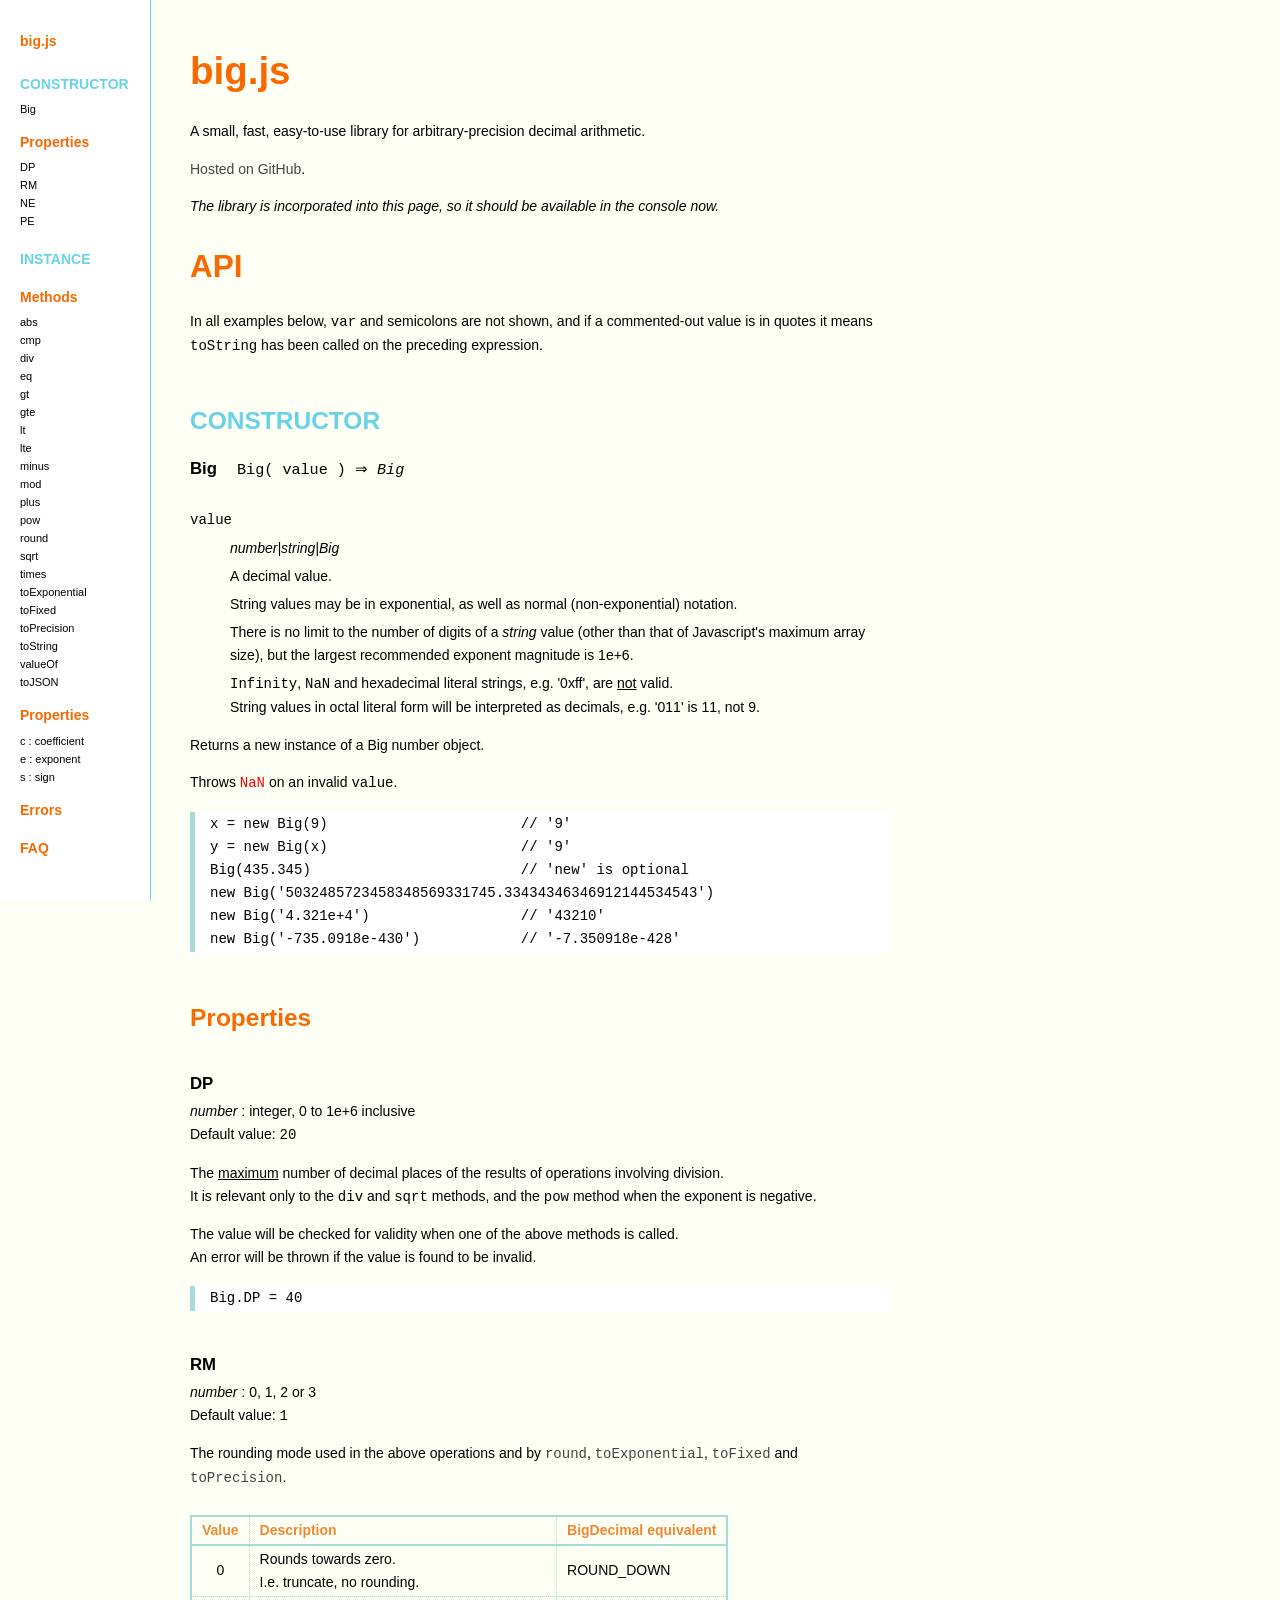
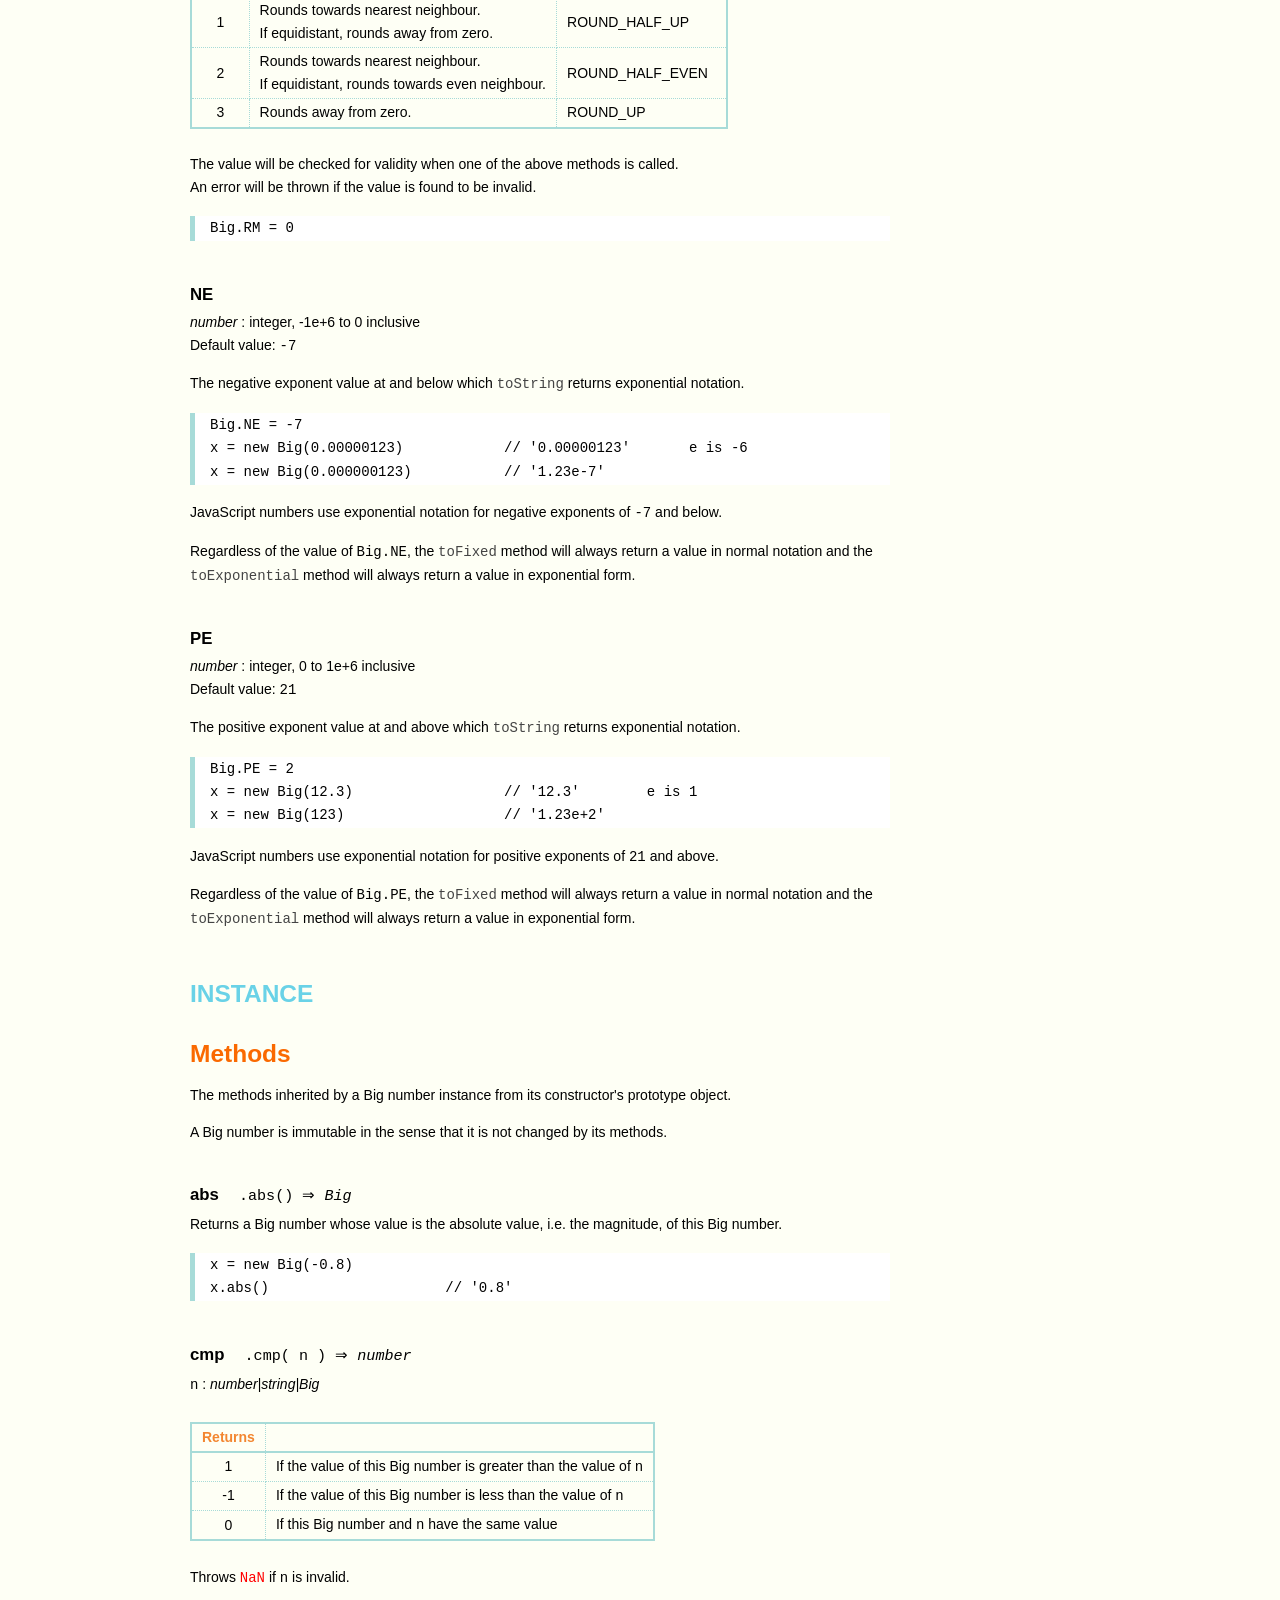
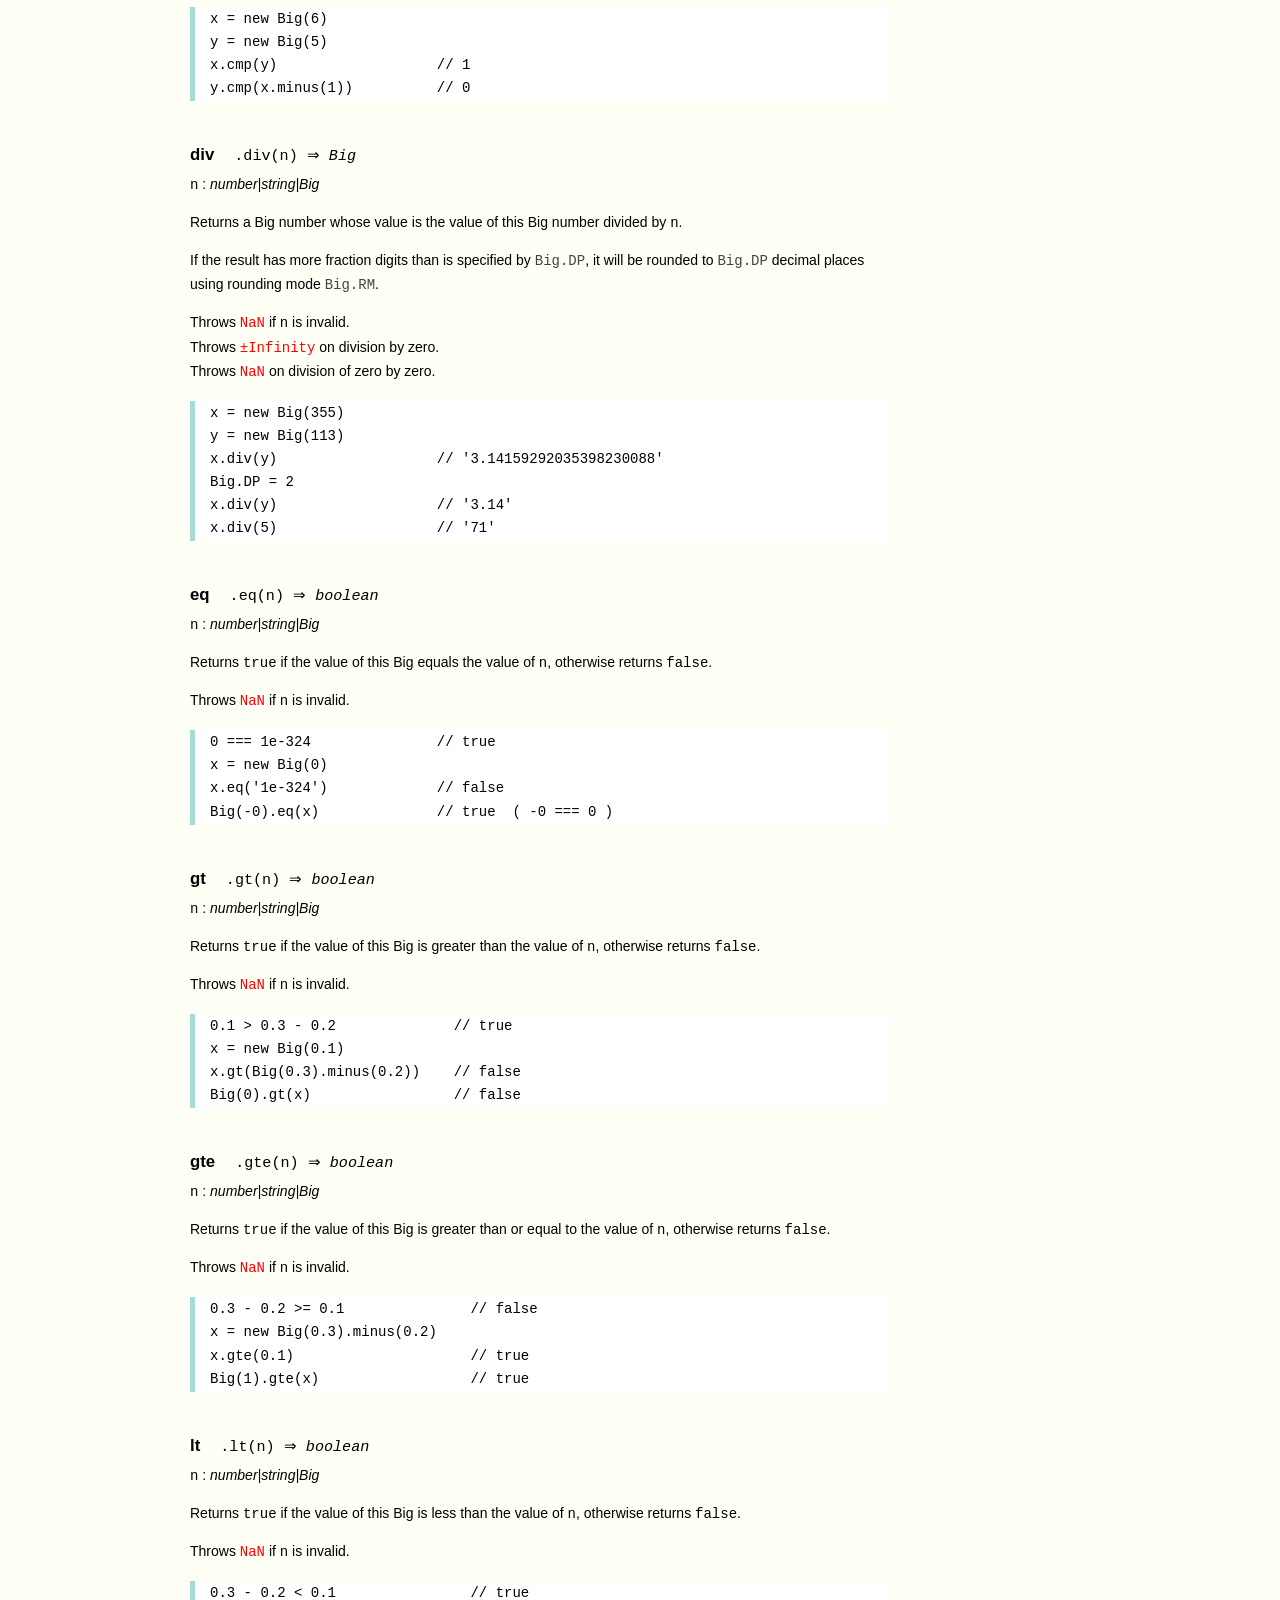
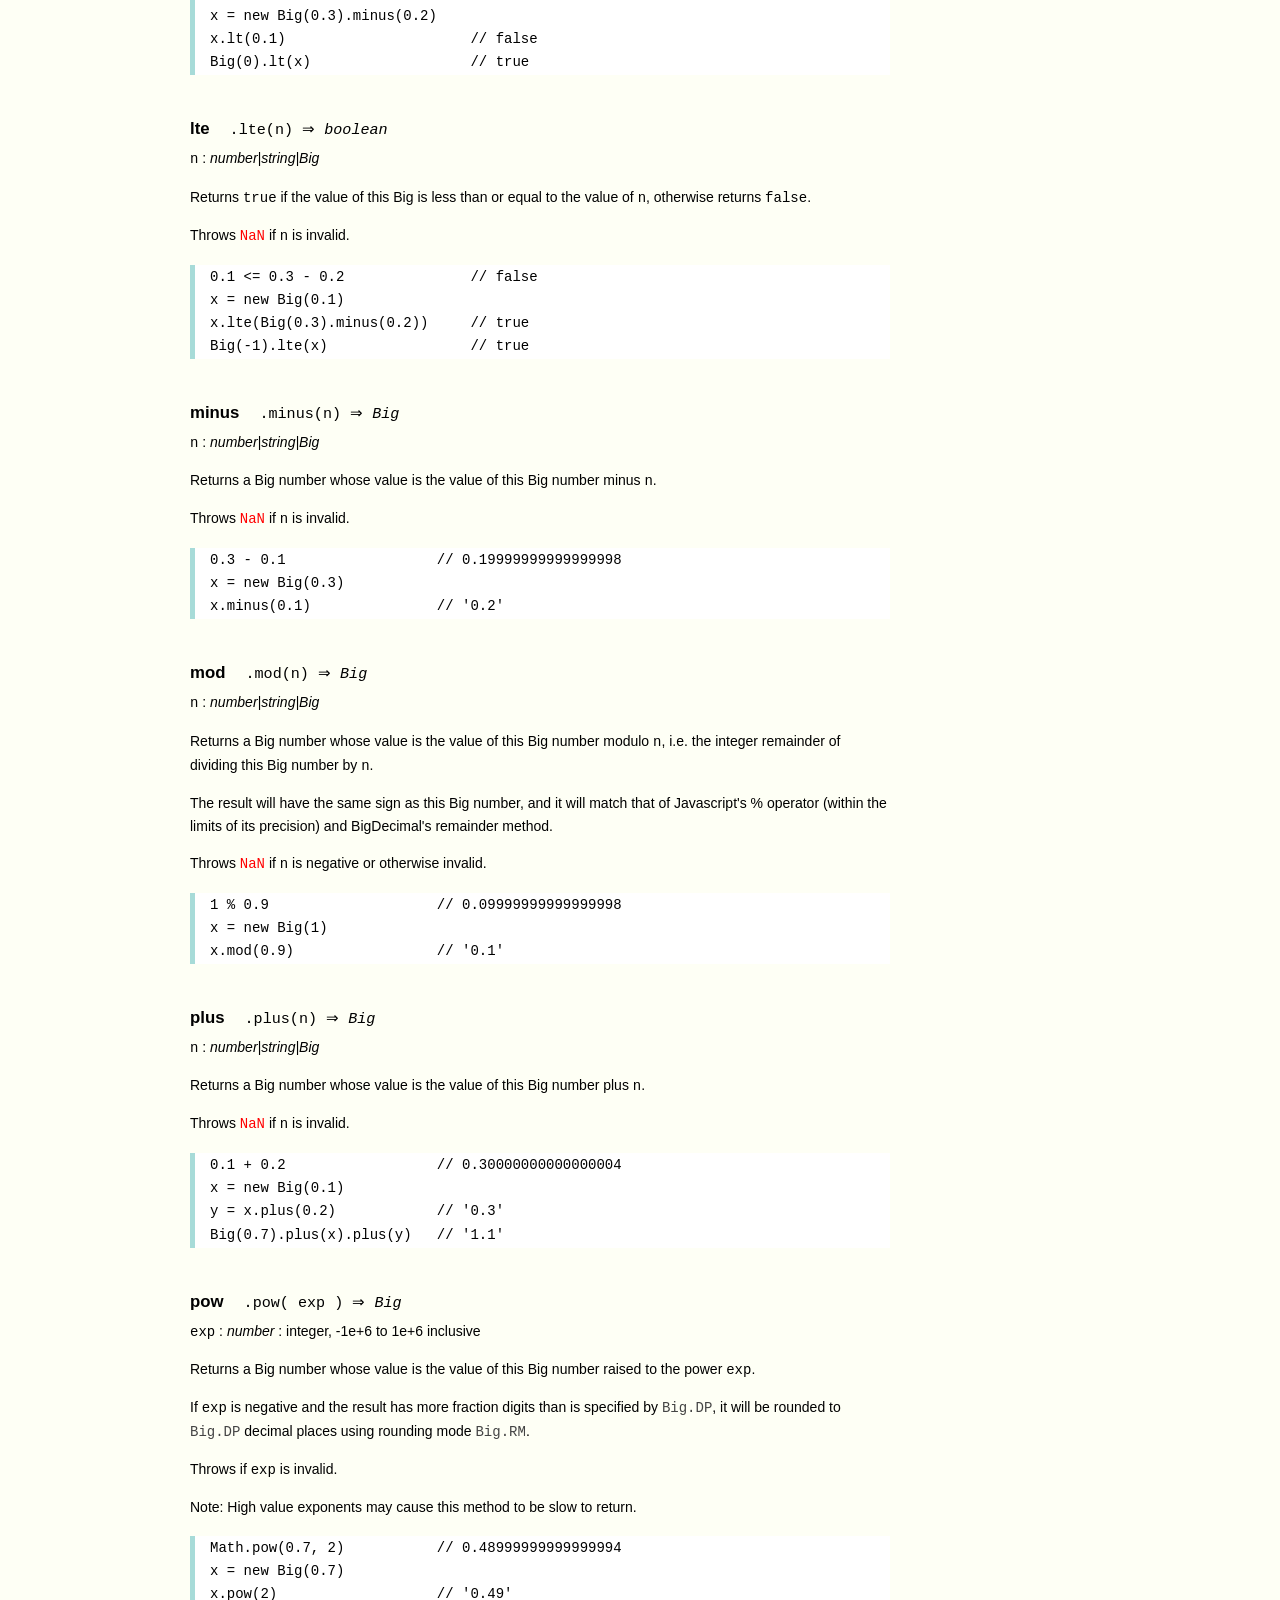
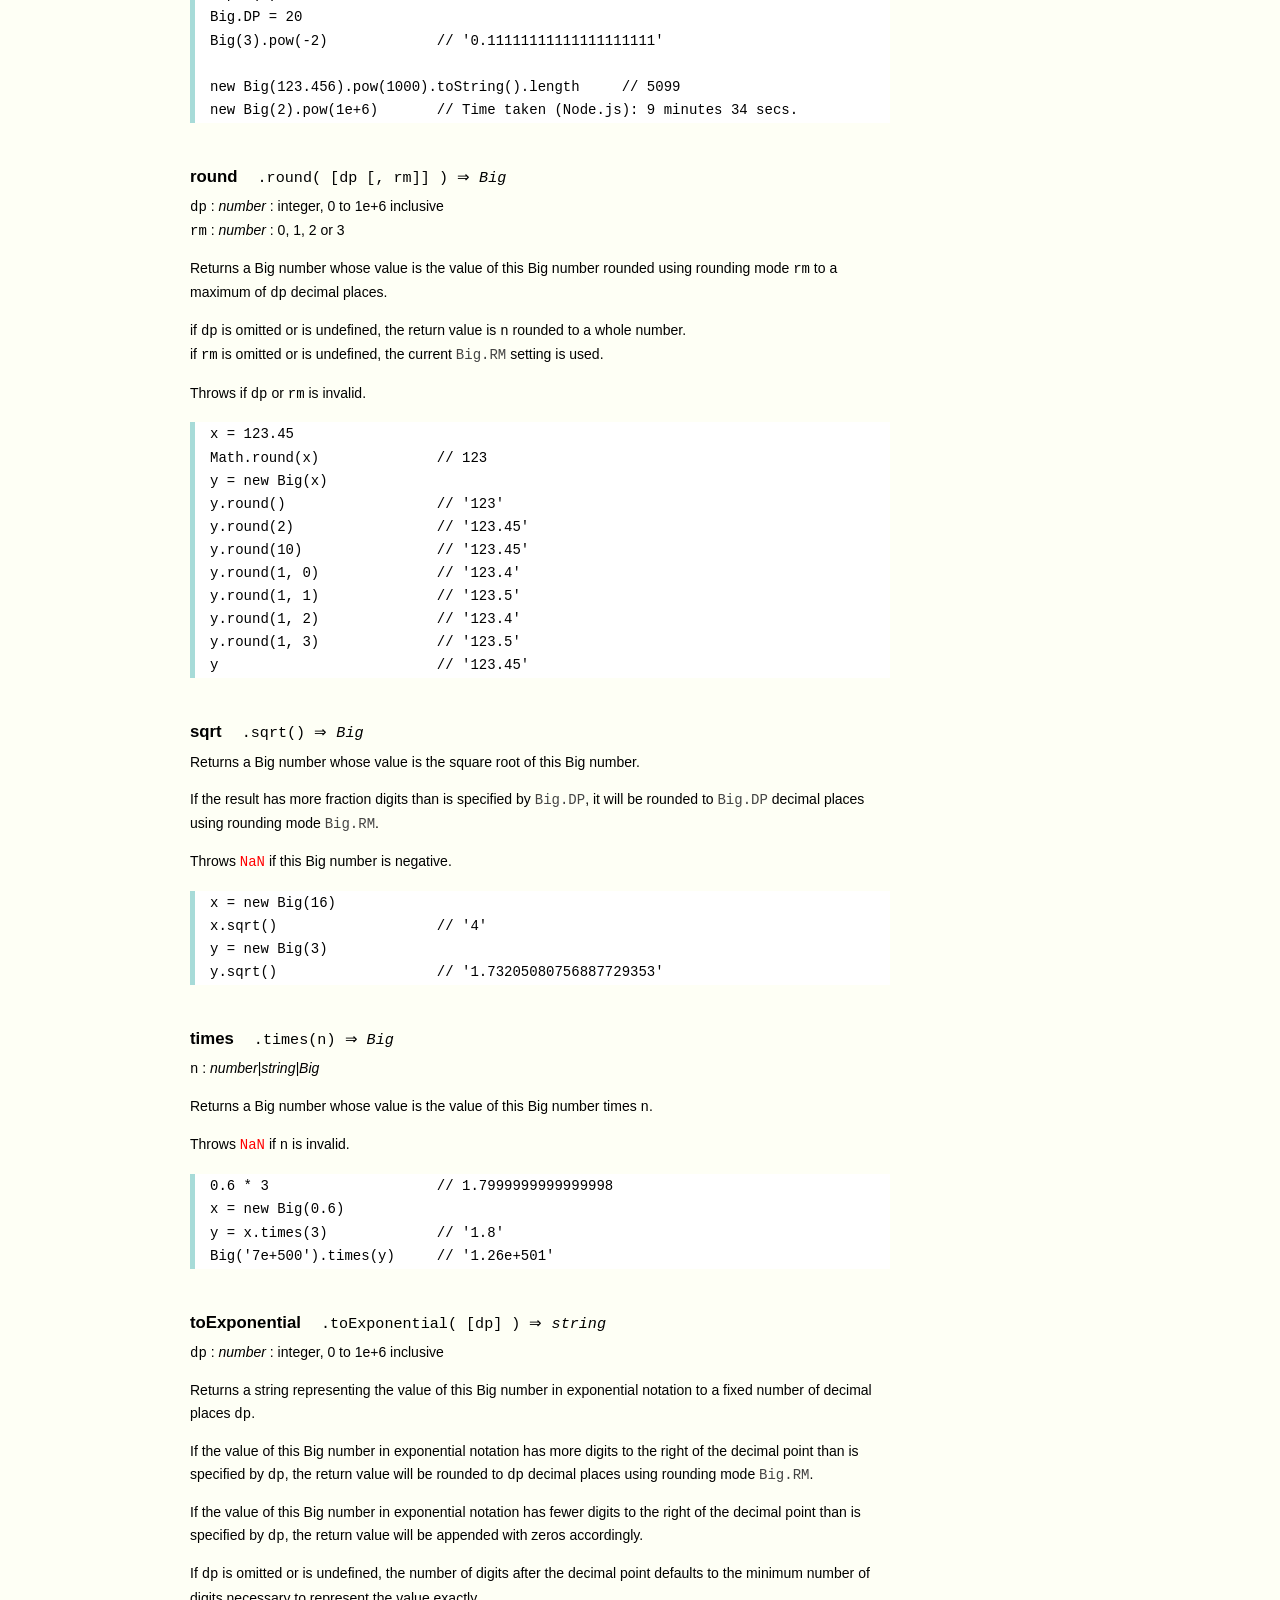
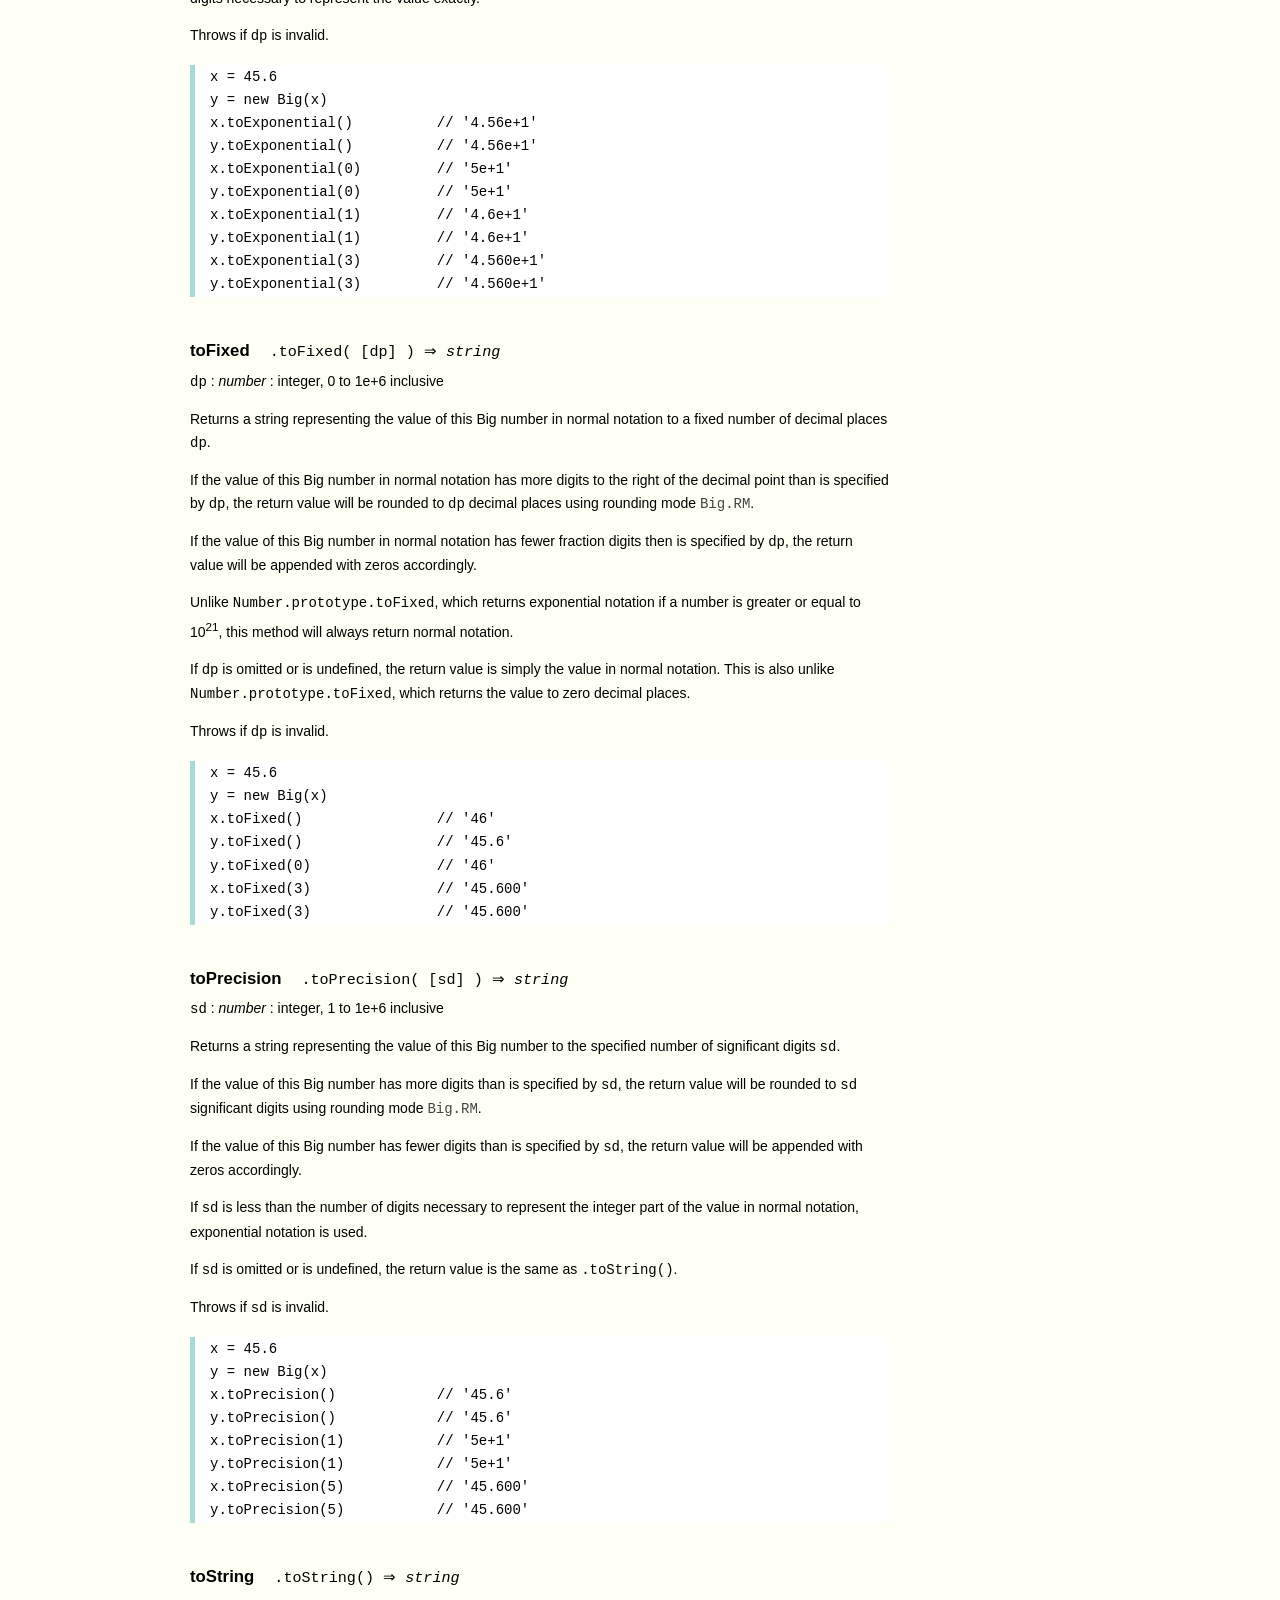
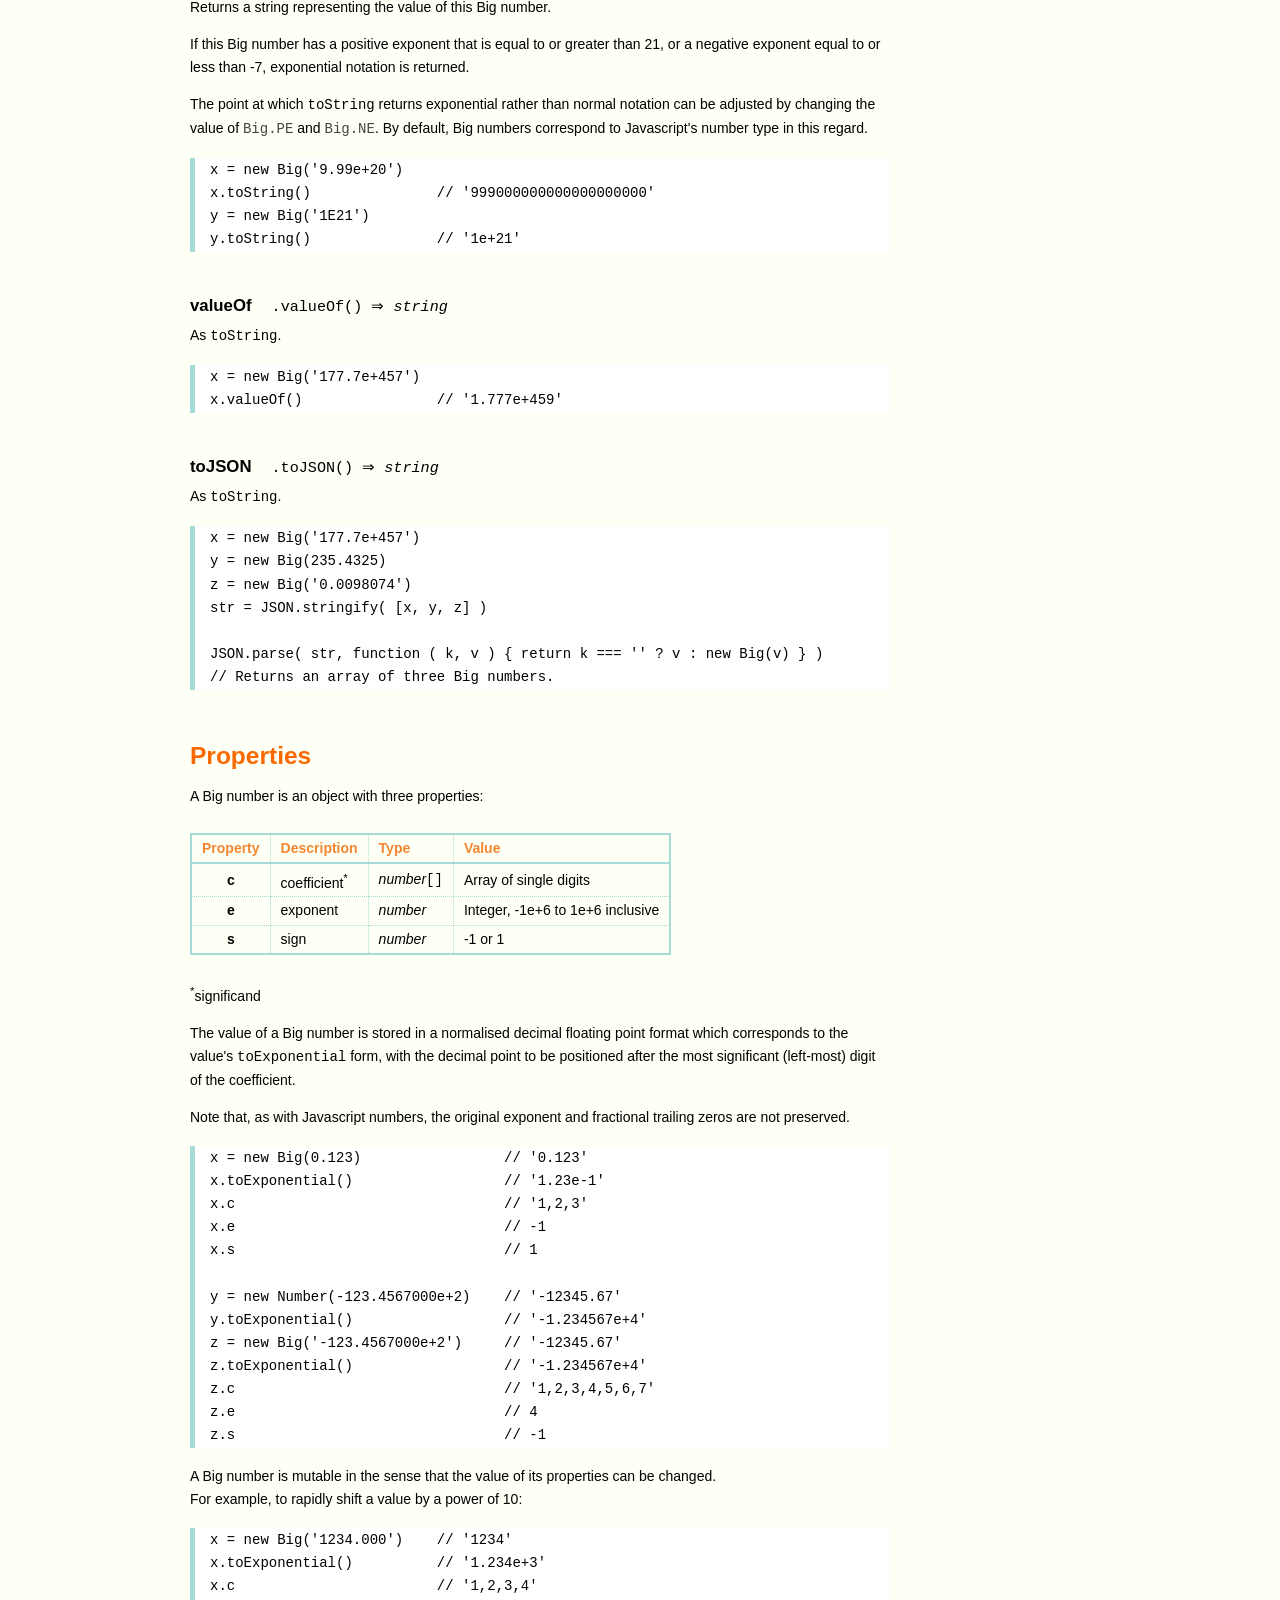
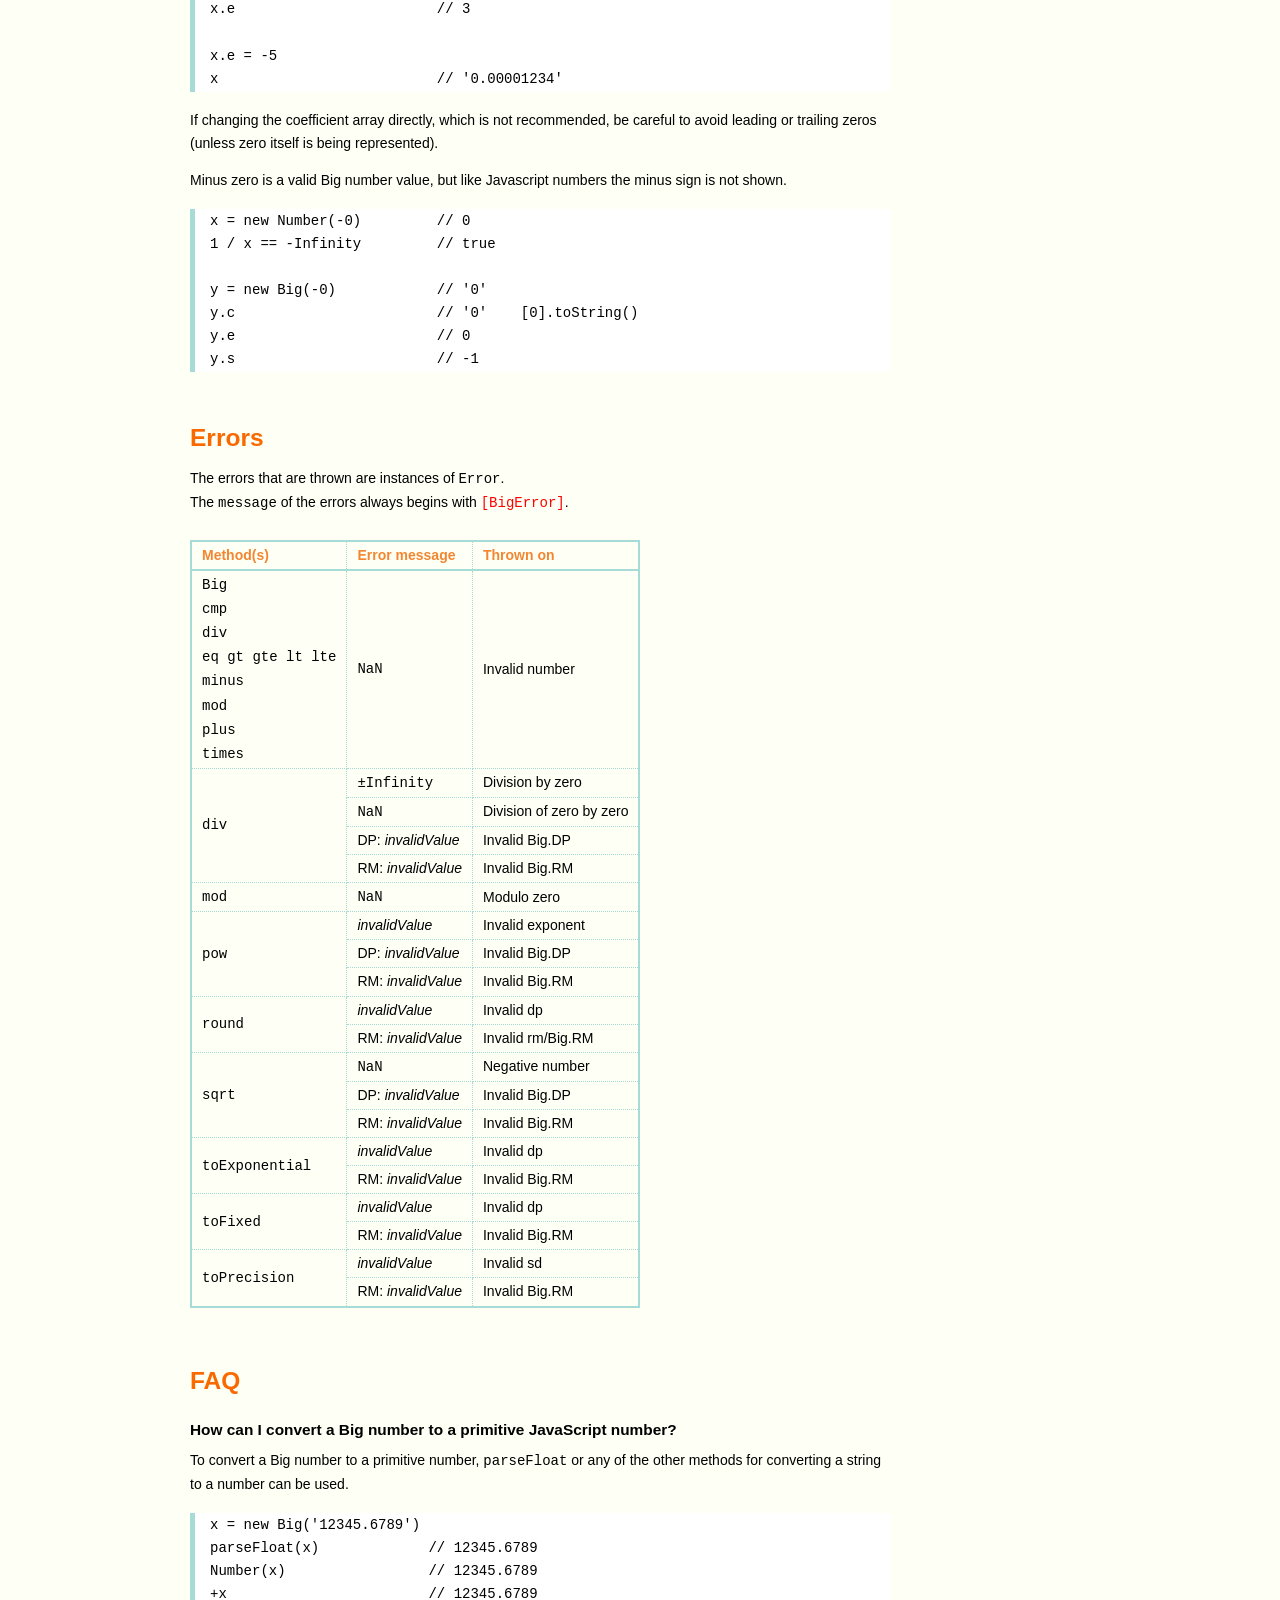
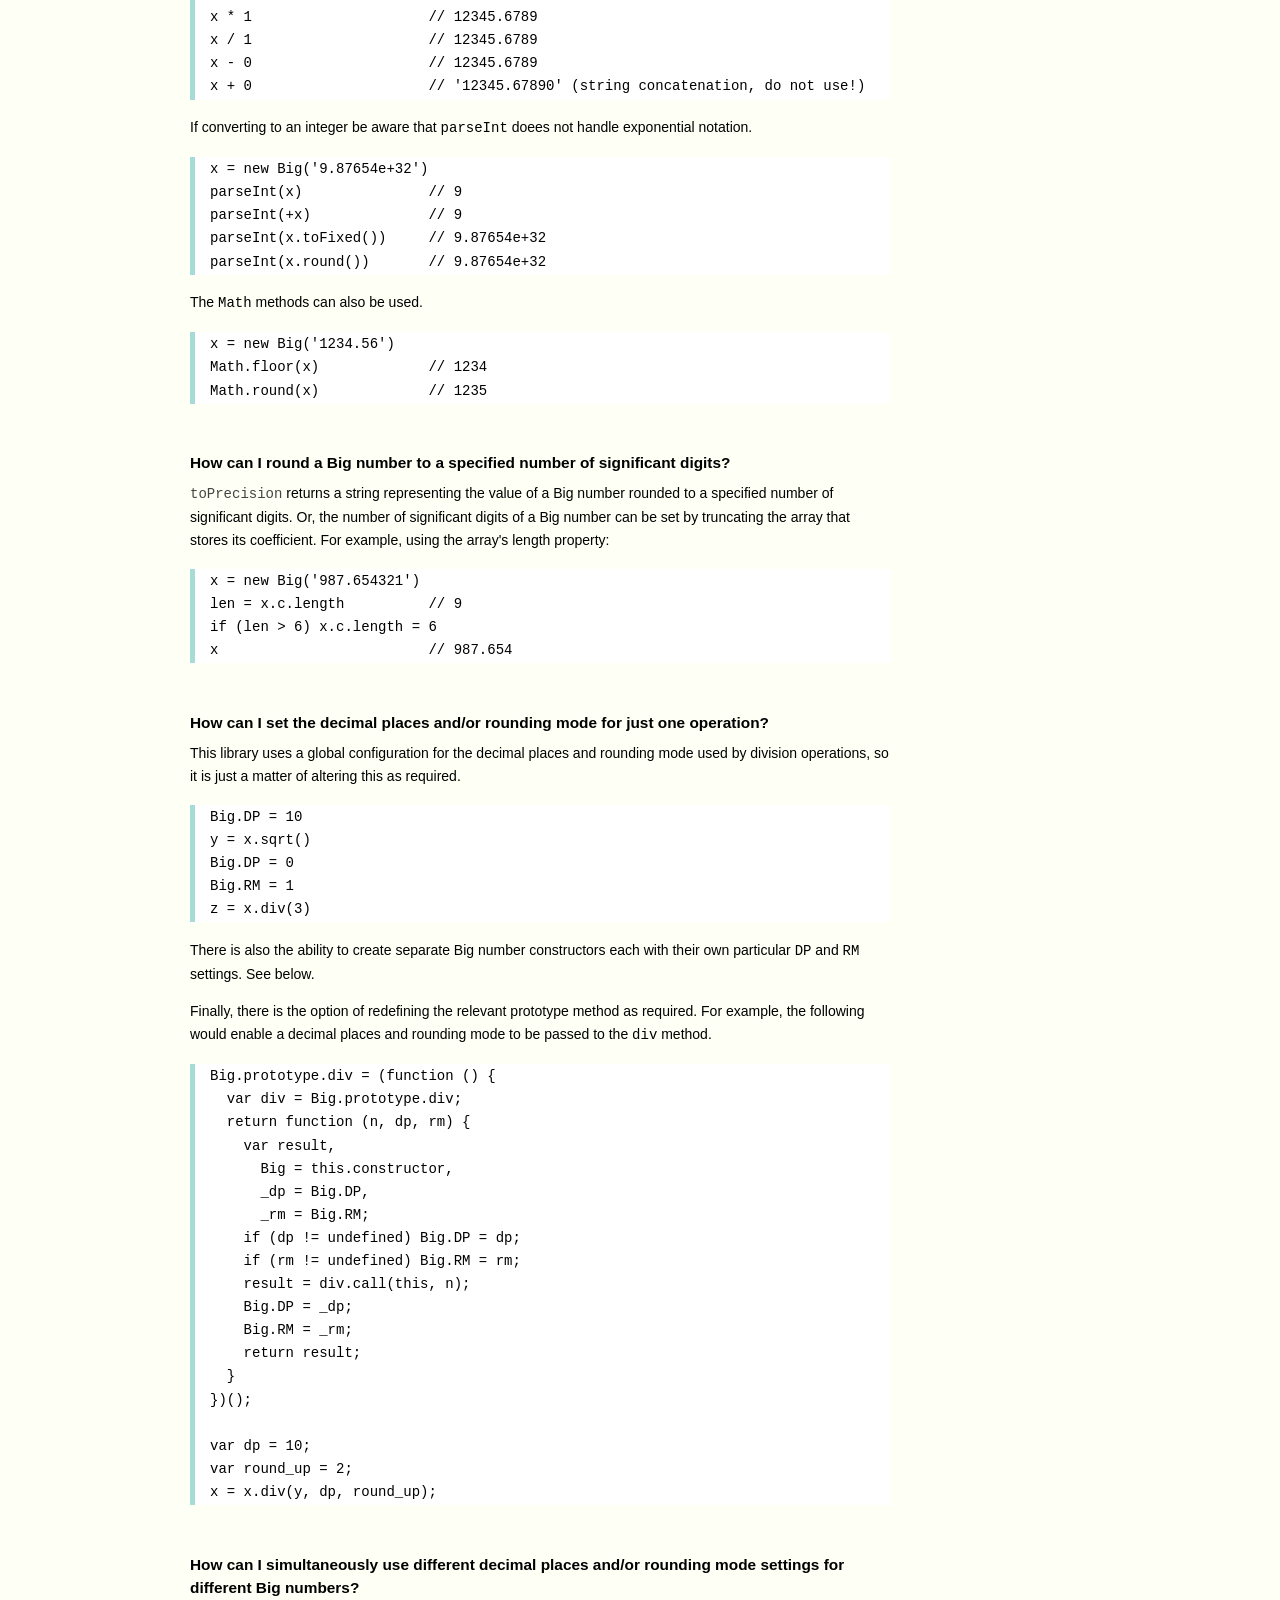
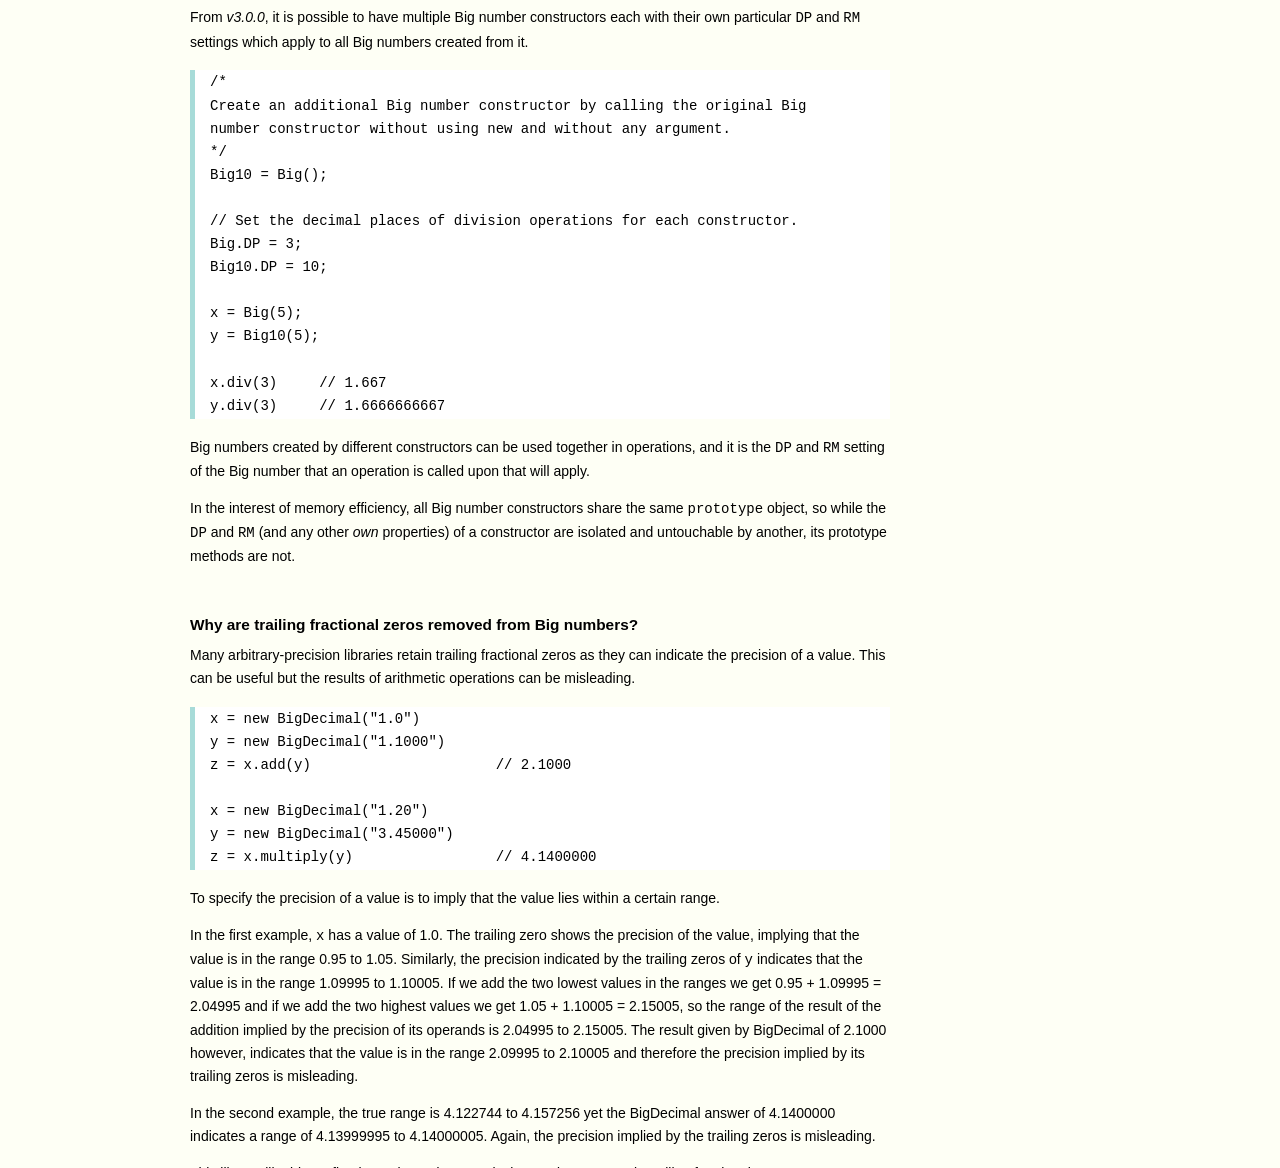
<file: js/big.js-master/docs/legacy/v4.x.x.html>
<!DOCTYPE HTML>
<html>
<head>
  <meta charset="utf-8">
  <meta name="Author" content="M Mclaughlin">
  <title>big.js API</title>
  <style>
html{font-family:sans-serif;font-size:100%}
body{font-family:"Helvetica Neue",Helvetica,Arial,sans-serif;font-size:14px;
  line-height:1.65em;background:#fefff5;color:#000;min-height:100%;margin:0}
.nav{background:#fff;position:fixed;top:0;bottom:0;left:0;width:130px;
  overflow-y:auto;padding:15px 0 30px 20px; border-right: 1px solid #69d2e7}
div.container{width:700px;margin:30px 0 50px 190px}
p{margin:0 0 1em;width:700px}
pre,ul{margin:1em 0}
h1,h2,h3,h4,h5{margin:0;padding:1.5em 0 0}
h1,h2{padding:.75em 0 1em}
h1{font-size:2.75em;color:#fa6900}
h2{font-size:2.25em;color:#fa6900}
h3{font-size:1.75em;color:#69d2e7}
h4{font-size:1.75em;color:#fa6900;padding-bottom:.75em}
h5{font-size:1.2em;padding-bottom:.3em}
h6{font-size:1.1em;margin:0;padding:0.5em 0}
dd dt{font-size:1.2em}
dt{padding-top:.5em}
dd{padding-top:.35em}
b{font-weight:700}
a,a:visited{color:#444;text-decoration:none}
a:active,a:hover{outline:0;color:#000}
a:hover{text-decoration:underline}
.nav a,.nav b,.nav a:visited{display:block;color:#fa6900;font-weight:700;
  margin-top:15px}
.nav b{color:#69d2e7;margin-top:20px;cursor:default;width:auto}
ul{list-style-type:none;padding:0 0 0 20px}
.nav ul{line-height:14px;padding-left:0;margin:5px 0 0}
.nav ul a,.nav ul a:visited{display:inline;color:#000;font-family:Verdana,
  Geneva,sans-serif;font-size:11px;font-weight:400;margin:0}
.inset,ul.inset{margin-left:20px}
code.inset{font-size:.9em}
.nav li{cursor:pointer;width:auto;margin:0 0 3px}
span.alias{font-style:italic;margin-left:20px}
table{border-collapse:collapse;border-spacing:0;border:2px solid #a7dbd8;
  margin:1.75em 0;padding:0}
td,th{text-align:left;margin:0;padding:2px 10px;border:1px dotted #a7dbd8}
th{border-top:2px solid #a7dbd8;border-bottom:2px solid #a7dbd8;color:#f38630}
pre{background:#fff;white-space:pre-wrap;word-wrap:break-word;
  border-left:5px solid #a7dbd8;padding:1px 0 1px 15px;margin:1.2em 0}
code,pre{font-family:Monaco,Consolas,"Lucida Console",monospace;
  font-weight:400}
.end{margin-bottom:25px}
.nav-title{color:#fa6900}
.centre{text-align:center}
.error{color:#f00}
  </style>
</head>
<body>

  <div class="nav">

    <a class='nav-title' href="#">big.js</a>

    <b> CONSTRUCTOR </b>
    <ul>
      <li><a href="#big">Big</a></li>
    </ul>

    <a href="#constructor-properties">Properties</a>
    <ul>
      <li><a href="#dp"  >DP</a></li>
      <li><a href="#rm"  >RM</a></li>
      <li><a href="#eneg">NE</a></li>
      <li><a href="#epos">PE</a></li>
    </ul>

    <b> INSTANCE </b>

    <a href="#prototype-methods">Methods</a>
    <ul>
      <li><a href="#abs"    >abs</a></li>
      <li><a href="#cmp"    >cmp</a></li>
      <li><a href="#div"    >div</a></li>
      <li><a href="#eq"     >eq</a></li>
      <li><a href="#gt"     >gt</a></li>
      <li><a href="#gte"    >gte</a></li>
      <li><a href="#lt"     >lt</a></li>
      <li><a href="#lte"    >lte</a></li>
      <li><a href="#minus"  >minus</a></li>
      <li><a href="#mod"    >mod</a></li>
      <li><a href="#plus"   >plus</a></li>
      <li><a href="#pow"    >pow</a></li>
      <li><a href="#round"  >round</a></li>
      <li><a href="#sqrt"   >sqrt</a></li>
      <li><a href="#times"  >times</a></li>
      <li><a href="#toE"    >toExponential</a></li>
      <li><a href="#toF"    >toFixed</a></li>
      <li><a href="#toP"    >toPrecision</a></li>
      <li><a href="#toS"    >toString</a></li>
      <li><a href="#valueOf">valueOf</a></li>
      <li><a href="#toJSON" >toJSON</a></li>
    </ul>

    <a href="#instance-properties">Properties</a>
    <ul>
      <li><a href="#coefficient">c : coefficient</a></li>
      <li><a href="#exponent"   >e : exponent</a></li>
      <li><a href="#sign"       >s : sign</a></li>
    </ul>

    <a href="#Errors">Errors</a>

    <a class='end' href="#faq">FAQ</a>

  </div>

  <div class="container">

    <h1>big.js</h1>

    <p>
      A small, fast, easy-to-use library for arbitrary-precision decimal
      arithmetic.
    </p>

    <p><a href="https://github.com/MikeMcl/big.js/">Hosted on GitHub</a>.</p>
    <p>
      <i>
        The library is incorporated into this page, so it should be available in
        the console now.
      </i>
    </p>    

    <h2>API</h2>

    <p>
      In all examples below, <code>var</code> and semicolons are not shown, and
      if a commented-out value is in quotes it means <code>toString</code> has
      been called on the preceding expression.
    </p>



    <h3>CONSTRUCTOR</h3>

    <h5 id="big">
      Big<code class='inset'>Big( value ) &rArr; <i>Big</i></code>
    </h5>
    <dl>
      <dt><code>value</code></dt>
      <dd>
        <i>number|string|Big</i>
      </dd>
      <dd>
        A decimal value.
      </dd>
      <dd>
        String values may be in exponential, as well as normal (non-exponential)
        notation.
      </dd>
      <dd>
        There is no limit to the number of digits of a <em>string</em> value
        (other than that of Javascript's maximum array size), but the largest
        recommended exponent magnitude is 1e+6.
      </dd>
      <dd>
        <code>Infinity</code>, <code>NaN</code> and hexadecimal literal
        strings, e.g. '0xff', are <u>not</u> valid.<br>
        String values in octal literal form will be interpreted as decimals,
        e.g. '011' is 11, not 9.
      </dd>
    </dl>
    <p>Returns a new instance of a Big number object.</p>
    <p>
      Throws <code class='error'>NaN</code> on an invalid <code>value</code>.
    </p>
    <pre>
x = new Big(9)                       // '9'
y = new Big(x)                       // '9'
Big(435.345)                         // 'new' is optional
new Big('5032485723458348569331745.33434346346912144534543')
new Big('4.321e+4')                  // '43210'
new Big('-735.0918e-430')            // '-7.350918e-428'</pre>



    <h4 id="constructor-properties">Properties</h4>

    <h5 id="dp">DP</h5>
    <p>
      <i>number</i> : integer, 0 to 1e+6 inclusive<br />
      Default value: <code>20</code>
    </p>
    <p>
      The <u>maximum</u> number of decimal places of the results of operations
      involving division.<br />
      It is relevant only to the <code>div</code> and <code>sqrt</code> methods,
      and the <code>pow</code> method when the exponent is negative.
    </p>
    <p>
      The value will be checked for validity when one of the above methods is
      called.<br /> An error will be thrown if the value is found to be invalid.
    </p>
    <pre>Big.DP = 40</pre>



    <h5 id="rm">RM</h5>
    <p>
      <i>number</i> : 0, 1, 2 or 3<br />
      Default value: <code>1</code>
    </p>
    <p>
      The rounding mode used in the above operations and by
      <a href='#round'><code>round</code></a>,
      <a href='#toE'><code>toExponential</code></a>,
      <a href='#toF'><code>toFixed</code></a> and
      <a href='#toP'><code>toPrecision</code></a>.
    </p>
    <table>
      <tr>
        <th>Value</th>
        <th>Description</th>
        <th>BigDecimal equivalent</th>
      </tr>
      <tr>
        <td class='centre'>0</td>
        <td>
          Rounds towards zero.<br />
          I.e. truncate, no rounding.
        </td>
        <td id="round-down">ROUND_DOWN</td>
      </tr>
      <tr>
        <td class='centre'>1</td>
        <td>
          Rounds towards nearest neighbour.<br />
          If equidistant, rounds away from zero.
        </td>
        <td id="round-half-up">ROUND_HALF_UP</td>
      </tr>
      <tr>
        <td class='centre'>2</td>
        <td>
          Rounds towards nearest neighbour.<br />
          If equidistant, rounds towards even neighbour.
        </td>
        <td id="round-half-even">ROUND_HALF_EVEN</td>
      </tr>
      <tr>
        <td class='centre'>3</td>
        <td>Rounds away from zero.</td>
        <td id="round-up">ROUND_UP</td>
      </tr>
    </table>
    <p>
      The value will be checked for validity when one of the above methods is
      called.<br /> An error will be thrown if the value is found to be invalid.
    </p>
    <pre>Big.RM = 0</pre>



    <h5 id="eneg">NE</h5>
    <p>
      <i>number</i> : integer, -1e+6 to 0 inclusive<br />
      Default value: <code>-7</code>
    </p>
    <p>
      The negative exponent value at and below which
      <a href='#toS'><code>toString</code></a> returns exponential notation.
    </p>
    <pre>
Big.NE = -7
x = new Big(0.00000123)            // '0.00000123'       e is -6
x = new Big(0.000000123)           // '1.23e-7'</pre>
    <p>
      JavaScript numbers use exponential notation for negative exponents of
      <code>-7</code> and below.
    </p>
    <p>
      Regardless of the value of <code>Big.NE</code>, the
      <a href='#toF'><code>toFixed</code></a> method will always return a value
      in normal notation and the <a href='#toE'><code>toExponential</code></a>
      method will always return a value in exponential form.
    </p>



    <h5 id="epos">PE</h5>
    <p>
      <i>number</i> : integer, 0 to 1e+6 inclusive<br />
      Default value: <code>21</code>
    </p>
    <p>
      The positive exponent value at and above which
      <a href='#toS'><code>toString</code></a> returns exponential notation.
    </p>
    <pre>
Big.PE = 2
x = new Big(12.3)                  // '12.3'        e is 1
x = new Big(123)                   // '1.23e+2'</pre>
    <p>
      JavaScript numbers use exponential notation for positive exponents of
      <code>21</code> and above.
    </p>
    <p>
      Regardless of the value of <code>Big.PE</code>, the
      <a href='#toF'><code>toFixed</code></a> method will always return a value
      in normal notation and the <a href='#toE'><code>toExponential</code></a>
      method will always return a value in exponential form.
    </p>



    <h3>INSTANCE</h3>

    <h4 id="prototype-methods">Methods</h4>
    <p>
      The methods inherited by a Big number instance from its constructor's
      prototype object.
    </p>
    <p>
      A Big number is immutable in the sense that it is not changed by its
      methods.
    </p>



    <h5 id="abs">abs<code class='inset'>.abs() &rArr; <i>Big</i></code></h5>
    <p>
      Returns a Big number whose value is the absolute value, i.e. the
      magnitude, of this Big number.
    </p>
    <pre>
x = new Big(-0.8)
x.abs()                     // '0.8'</pre>



    <h5 id="cmp">
      cmp<code class='inset'>.cmp( n ) &rArr; <i>number</i></code>
    </h5>
    <p><code>n</code> : <i>number|string|Big</i><br /></p>
    <table>
      <tr>
        <th>Returns</th>
        <th colspan=2>&nbsp;</th>
      </tr>
      <tr>
        <td class='centre'>1</td>
        <td>
          If the value of this Big number is greater than the value of
          <code>n</code>
        </td>
      </tr>
      <tr>
        <td class='centre'>-1</td>
        <td>
          If the value of this Big number is less than the value of
          <code>n</code>
        </td>
      </tr>
      <tr>
        <td class='centre'>0</td>
        <td>If this Big number and <code>n</code> have the same value</td>
      </tr>
    </table>
    <p>Throws <code class='error'>NaN</code> if <code>n</code> is invalid.</p>
    <pre>
x = new Big(6)
y = new Big(5)
x.cmp(y)                   // 1
y.cmp(x.minus(1))          // 0</pre>



    <h5 id="div">div<code class='inset'>.div(n) &rArr; <i>Big</i></code></h5>
    <p><code>n</code> : <i>number|string|Big</i><br /></p>
    <p>
      Returns a Big number whose value is the value of this Big number divided
      by <code>n</code>.
    </p>
    <p>
      If the result has more fraction digits than is specified by
      <a href='#dp'><code>Big.DP</code></a>, it will be rounded to
      <a href='#dp'><code>Big.DP</code></a> decimal places using rounding mode
      <a href='#rm'><code>Big.RM</code></a>.
    </p>
    <p>
      Throws <code class='error'>NaN</code> if <code>n</code> is invalid.<br />
      Throws <code class='error'>&plusmn;Infinity</code> on division by zero.<br />
      Throws <code class='error'>NaN</code> on division of zero by zero.
    </p>
    <pre>
x = new Big(355)
y = new Big(113)
x.div(y)                   // '3.14159292035398230088'
Big.DP = 2
x.div(y)                   // '3.14'
x.div(5)                   // '71'</pre>






    <h5 id="eq">eq<code class='inset'>.eq(n) &rArr; <i>boolean</i></code></h5>
    <p><code>n</code> : <i>number|string|Big</i></p>
    <p>
      Returns <code>true</code> if the value of this Big equals the value
      of <code>n</code>, otherwise returns <code>false</code>.
    </p>
    <p>Throws <code class='error'>NaN</code> if <code>n</code> is invalid.</p>
    <pre>
0 === 1e-324               // true
x = new Big(0)
x.eq('1e-324')             // false
Big(-0).eq(x)              // true  ( -0 === 0 )</pre>



    <h5 id="gt">
      gt<code class='inset'>.gt(n) &rArr; <i>boolean</i></code>
    </h5>
    <p><code>n</code> : <i>number|string|Big</i></p>
    <p>
      Returns <code>true</code> if the value of this Big is greater than
      the value of <code>n</code>, otherwise returns <code>false</code>.
    </p>
    <p>Throws <code class='error'>NaN</code> if <code>n</code> is invalid.</p>
    <pre>
0.1 &gt; 0.3 - 0.2              // true
x = new Big(0.1)
x.gt(Big(0.3).minus(0.2))    // false
Big(0).gt(x)                 // false</pre>



    <h5 id="gte">
      gte<code class='inset'>.gte(n) &rArr; <i>boolean</i></code>
    </h5>
    <p><code>n</code> : <i>number|string|Big</i></p>
    <p>
      Returns <code>true</code> if the value of this Big is greater than
      or equal to the value of <code>n</code>, otherwise returns
      <code>false</code>.
    </p>
    <p>Throws <code class='error'>NaN</code> if <code>n</code> is invalid.</p>
    <pre>
0.3 - 0.2 &gt;= 0.1               // false
x = new Big(0.3).minus(0.2)
x.gte(0.1)                     // true
Big(1).gte(x)                  // true</pre>



    <h5 id="lt">
      lt<code class='inset'>.lt(n) &rArr; <i>boolean</i></code>
    </h5>
    <p><code>n</code> : <i>number|string|Big</i></p>
    <p>
      Returns <code>true</code> if the value of this Big is less than the
      value of <code>n</code>, otherwise returns <code>false</code>.
    </p>
    <p>Throws <code class='error'>NaN</code> if <code>n</code> is invalid.</p>
    <pre>
0.3 - 0.2 &lt; 0.1                // true
x = new Big(0.3).minus(0.2)
x.lt(0.1)                      // false
Big(0).lt(x)                   // true</pre>



    <h5 id="lte">
      lte<code class='inset'>.lte(n) &rArr; <i>boolean</i></code>
    </h5>
    <p><code>n</code> : <i>number|string|Big</i></p>
    <p>
      Returns <code>true</code> if the value of this Big is less than or
      equal to the value of <code>n</code>, otherwise returns
      <code>false</code>.
    </p>
    <p>Throws <code class='error'>NaN</code> if <code>n</code> is invalid.</p>
    <pre>
0.1 &lt;= 0.3 - 0.2               // false
x = new Big(0.1)
x.lte(Big(0.3).minus(0.2))     // true
Big(-1).lte(x)                 // true</pre>



    <h5 id="minus">
      minus<code class='inset'>.minus(n) &rArr; <i>Big</i></code>
    </h5>
    <p><code>n</code> : <i>number|string|Big</i></p>
    <p>
      Returns a Big number whose value is the value of this Big number minus
      <code>n</code>.
    </p>
    <p>Throws <code class='error'>NaN</code> if <code>n</code> is invalid.</p>
    <pre>
0.3 - 0.1                  // 0.19999999999999998
x = new Big(0.3)
x.minus(0.1)               // '0.2'</pre>



    <h5 id="mod">mod<code class='inset'>.mod(n) &rArr; <i>Big</i></code></h5>
    <p><code>n</code> : <i>number|string|Big</i></p>
    <p>
      Returns a Big number whose value is the value of this Big number modulo
      <code>n</code>, i.e. the integer remainder of dividing this Big number by
      <code>n</code>.
    </p>
    <p>
      The result will have the same sign as this Big number, and it will match
      that of Javascript's % operator (within the limits of its precision) and
      BigDecimal's remainder method.
    </p>
     <p>
       Throws <code class='error'>NaN</code> if <code>n</code> is negative or
       otherwise invalid.
     </p>
    <pre>
1 % 0.9                    // 0.09999999999999998
x = new Big(1)
x.mod(0.9)                 // '0.1'</pre>



    <h5 id="plus">
      plus<code class='inset'>.plus(n) &rArr; <i>Big</i></code>
    </h5>
    <p><code>n</code> : <i>number|string|Big</i></p>
    <p>
      Returns a Big number whose value is the value of this Big number plus
      <code>n</code>.
    </p>
    <p>Throws <code class='error'>NaN</code> if <code>n</code> is invalid.</p>
    <pre>
0.1 + 0.2                  // 0.30000000000000004
x = new Big(0.1)
y = x.plus(0.2)            // '0.3'
Big(0.7).plus(x).plus(y)   // '1.1'</pre>



     <h5 id="pow">pow<code class='inset'>.pow( exp ) &rArr; <i>Big</i></code>
    </h5>
    <p>
      <code>exp</code> : <i>number</i> : integer, -1e+6 to 1e+6 inclusive
    </p>
    <p>
      Returns a Big number whose value is the value of this Big number raised to
      the power <code>exp</code>.
    </p>
    <p>
      If <code>exp</code> is negative and the result has more fraction digits
      than is specified by <a href='#dp'><code>Big.DP</code></a>, it will be
      rounded to <a href='#dp'><code>Big.DP</code></a> decimal places using
      rounding mode <a href='#rm'><code>Big.RM</code></a>.
    </p>
    <p>
      Throws if <code>exp</code> is invalid.
    </p>
    <p>
      Note: High value exponents may cause this method to be slow to return.
    </p>
    <pre>
Math.pow(0.7, 2)           // 0.48999999999999994
x = new Big(0.7)
x.pow(2)                   // '0.49'
Big.DP = 20
Big(3).pow(-2)             // '0.11111111111111111111'

new Big(123.456).pow(1000).toString().length     // 5099
new Big(2).pow(1e+6)       // Time taken (Node.js): 9 minutes 34 secs.</pre>



    <h5 id="round">
      round<code class='inset'>.round( [dp [, rm]] )
      &rArr; <i>Big</i></code>
    </h5>
    <p>
      <code>dp</code> : <i>number</i> : integer, 0 to 1e+6 inclusive
      <br />
      <code>rm</code> : <i>number</i> : 0, 1, 2 or 3
    </p>
    <p>
      Returns a Big number whose value is the value of this Big number rounded
      using rounding mode <code>rm</code> to a maximum of <code>dp</code>
      decimal places.
    </p>
    <p>
      if <code>dp</code> is omitted or is undefined, the return value is
      <code>n</code> rounded to a whole number.<br />
      if <code>rm</code> is omitted or is undefined, the current
      <a href='#rm'><code>Big.RM</code></a> setting is used.
    </p>
    <p>
      Throws if <code>dp</code> or <code>rm</code> is invalid.
    </p>
    <pre>
x = 123.45
Math.round(x)              // 123
y = new Big(x)
y.round()                  // '123'
y.round(2)                 // '123.45'
y.round(10)                // '123.45'
y.round(1, 0)              // '123.4'
y.round(1, 1)              // '123.5'
y.round(1, 2)              // '123.4'
y.round(1, 3)              // '123.5'
y                          // '123.45'</pre>



    <h5 id="sqrt">sqrt<code class='inset'>.sqrt() &rArr; <i>Big</i></code></h5>
    <p>
      Returns a Big number whose value is the square root of this Big number.
    </p>
    <p>
      If the result has more fraction digits than is specified by
      <a href='#dp'><code>Big.DP</code></a>, it will be rounded to
      <a href='#dp'><code>Big.DP</code></a> decimal places using rounding mode
      <a href='#rm'><code>Big.RM</code></a>.
    </p>
    <p>Throws <code class='error'>NaN</code> if this Big number is negative.</p>
    <pre>
x = new Big(16)
x.sqrt()                   // '4'
y = new Big(3)
y.sqrt()                   // '1.73205080756887729353'</pre>



    <h5 id="times">
      times<code class='inset'>.times(n) &rArr; <i>Big</i></code>
    </h5>
    <p><code>n</code> : <i>number|string|Big</i><br /></p>
    <p>
      Returns a Big number whose value is the value of this Big number times
      <code>n</code>.
    </p>
    <p>Throws <code class='error'>NaN</code> if <code>n</code> is invalid.</p>
    <pre>
0.6 * 3                    // 1.7999999999999998
x = new Big(0.6)
y = x.times(3)             // '1.8'
Big('7e+500').times(y)     // '1.26e+501'</pre>



    <h5 id="toE">
      toExponential<code class='inset'>.toExponential( [dp] ) &rArr;
      <i>string</i></code>
    </h5>
    <p><code>dp</code> : <i>number</i> : integer, 0 to 1e+6 inclusive</p>
    <p>
      Returns a string representing the value of this Big number in exponential
      notation to a fixed number of decimal places <code>dp</code>.
    </p>
    <p>
      If the value of this Big number in exponential notation has more digits to
      the right of the decimal point than is specified by <code>dp</code>, the
      return value will be rounded to <code>dp</code> decimal places using
      rounding mode <a href='#rm'><code>Big.RM</code></a>.
    </p>
    <p>
      If the value of this Big number in exponential notation has fewer digits
      to the right of the decimal point than is specified by <code>dp</code>,
      the return value will be appended with zeros accordingly.
    </p>
    <p>
      If <code>dp</code> is omitted or is undefined, the number of digits
      after the decimal point defaults to the minimum number of digits
      necessary to represent the value exactly.
    </p>
    <p>
      Throws if <code>dp</code> is invalid.
    </p>
    <pre>
x = 45.6
y = new Big(x)
x.toExponential()          // '4.56e+1'
y.toExponential()          // '4.56e+1'
x.toExponential(0)         // '5e+1'
y.toExponential(0)         // '5e+1'
x.toExponential(1)         // '4.6e+1'
y.toExponential(1)         // '4.6e+1'
x.toExponential(3)         // '4.560e+1'
y.toExponential(3)         // '4.560e+1'</pre>



    <h5 id="toF">
      toFixed<code class='inset'>.toFixed( [dp] ) &rArr;
      <i>string</i></code>
    </h5>
    <p>
      <code>dp</code> : <i>number</i> : integer, 0 to 1e+6 inclusive
    </p>
    <p>
      Returns a string representing the value of this Big number in normal
      notation to a fixed number of decimal places <code>dp</code>.
    </p>
    <p>
      If the value of this Big number in normal notation has more digits to the
      right of the decimal point than is specified by <code>dp</code>, the
      return value will be rounded to <code>dp</code> decimal places using
      rounding mode <a href='#rm'><code>Big.RM</code></a>.
    </p>
    <p>
      If the value of this Big number in normal notation has fewer fraction
      digits then is specified by <code>dp</code>, the return value will be
      appended with zeros accordingly.
    </p>
    <p>
      Unlike <code>Number.prototype.toFixed</code>, which returns
      exponential notation if a number is greater or equal to 10<sup>21</sup>,
      this method will always return normal notation.
    </p>
    <p>
      If <code>dp</code> is omitted or is undefined, the return value is
      simply the value in normal notation. This is also unlike
      <code>Number.prototype.toFixed</code>, which returns the value to zero
      decimal places.
    </p>
    <p>
      Throws if <code>dp</code> is invalid.
    </p>
    <pre>
x = 45.6
y = new Big(x)
x.toFixed()                // '46'
y.toFixed()                // '45.6'
y.toFixed(0)               // '46'
x.toFixed(3)               // '45.600'
y.toFixed(3)               // '45.600'</pre>



    <h5 id="toP">
      toPrecision<code class='inset'>.toPrecision( [sd] ) &rArr;
      <i>string</i></code>
    </h5>
    <p><code>sd</code> : <i>number</i> : integer, 1 to 1e+6 inclusive</p>
    <p>
      Returns a string representing the value of this Big number to the
      specified number of significant digits <code>sd</code>.
    </p>
    <p>
      If the value of this Big number has more digits than is specified by
      <code>sd</code>, the return value will be rounded to <code>sd</code>
      significant digits using rounding mode
      <a href='#rm'><code>Big.RM</code></a>.
    </p>
    <p>
      If the value of this Big number has fewer digits than is specified by
      <code>sd</code>, the return value will be appended with zeros accordingly.
    </p>
    <p>
      If <code>sd</code> is less than the number of digits necessary to
      represent the integer part of the value in normal notation,
      exponential notation is used.
    </p>
    <p>
      If <code>sd</code> is omitted or is undefined, the return value is
      the same as <code>.toString()</code>.
    </p>
    <p>
      Throws if <code>sd</code> is invalid.
    </p>
    <pre>
x = 45.6
y = new Big(x)
x.toPrecision()            // '45.6'
y.toPrecision()            // '45.6'
x.toPrecision(1)           // '5e+1'
y.toPrecision(1)           // '5e+1'
x.toPrecision(5)           // '45.600'
y.toPrecision(5)           // '45.600'</pre>



    <h5 id="toS">
      toString<code class='inset'>.toString() &rArr; <i>string</i></code>
    </h5>
    <p>
      Returns a string representing the value of this Big number.
    </p>
     <p>
      If this Big number has a positive exponent that is equal to or greater
      than 21, or a negative exponent equal to or less than -7, exponential
      notation is returned.
    </p>
    <p>
      The point at which <code>toString</code> returns exponential rather than
      normal notation can be adjusted by changing the value of
      <a href='#epos'><code>Big.PE</code></a> and
      <a href='#eneg'><code>Big.NE</code></a>. By default, Big numbers
      correspond to Javascript's number type in this regard.
    </p>
    <pre>
x = new Big('9.99e+20')
x.toString()               // '999000000000000000000'
y = new Big('1E21')
y.toString()               // '1e+21'
</pre>



    <h5 id="valueOf">
      valueOf<code class='inset'>.valueOf() &rArr; <i>string</i></code>
    </h5>
    <p>
      As <code>toString</code>.
    </p>
    <pre>
x = new Big('177.7e+457')
x.valueOf()                // '1.777e+459'</pre>



    <h5 id="toJSON">
      toJSON<code class='inset'>.toJSON() &rArr; <i>string</i></code>
    </h5>
    <p>
      As <code>toString</code>.
    </p>
    <pre>
x = new Big('177.7e+457')
y = new Big(235.4325)
z = new Big('0.0098074')
str = JSON.stringify( [x, y, z] )

JSON.parse( str, function ( k, v ) { return k === '' ? v : new Big(v) } )
// Returns an array of three Big numbers.</pre>



    <h4 id="instance-properties">Properties</h4>
    <p>
      A Big number is an object with three properties:
    </p>
    <table>
      <tr>
        <th>Property</th>
        <th>Description</th>
        <th>Type</th>
        <th>Value</th>
      </tr>
      <tr>
        <td class='centre' id='coefficient'><b>c</b></td>
        <td>coefficient<sup>*</sup></td>
        <td><i>number</i><code>[]</code></td>
        <td> Array of single digits</td>
      </tr>
      <tr>
        <td class='centre' id='exponent'><b>e</b></td>
        <td>exponent</td>
        <td><i>number</i></td>
        <td>Integer, -1e+6 to 1e+6 inclusive</td>
      </tr>
      <tr>
        <td class='centre' id='sign'><b>s</b></td>
        <td>sign</td>
        <td><i>number</i></td>
        <td>-1 or 1</td>
      </tr>
    </table>
    <p><sup>*</sup>significand</p>
    <p>
      The value of a Big number is stored in a normalised decimal floating point
      format which corresponds to the value's <code>toExponential</code> form,
      with the decimal point to be positioned after the most significant
      (left-most) digit of the coefficient.
    </p>
    <p>
      Note that, as with Javascript numbers, the original exponent and
      fractional trailing zeros are not preserved.
    </p>
    <pre>x = new Big(0.123)                 // '0.123'
x.toExponential()                  // '1.23e-1'
x.c                                // '1,2,3'
x.e                                // -1
x.s                                // 1

y = new Number(-123.4567000e+2)    // '-12345.67'
y.toExponential()                  // '-1.234567e+4'
z = new Big('-123.4567000e+2')     // '-12345.67'
z.toExponential()                  // '-1.234567e+4'
z.c                                // '1,2,3,4,5,6,7'
z.e                                // 4
z.s                                // -1</pre>


    <p>
      A Big number is mutable in the sense that the value of its properties can
      be changed.<br />
      For example, to rapidly shift a value by a power of 10:
    </p>
    <pre>
x = new Big('1234.000')    // '1234'
x.toExponential()          // '1.234e+3'
x.c                        // '1,2,3,4'
x.e                        // 3

x.e = -5
x                          // '0.00001234'</pre>
    <p>
      If changing the coefficient array directly, which is not recommended, be
      careful to avoid leading or trailing zeros (unless zero itself is being
      represented).
    </p>
    <p>
      Minus zero is a valid Big number value, but like Javascript numbers the
      minus sign is not shown.
    </p>
    <pre>
x = new Number(-0)         // 0
1 / x == -Infinity         // true

y = new Big(-0)            // '0'
y.c                        // '0'    [0].toString()
y.e                        // 0
y.s                        // -1</pre>



    <h4 id='Errors'>Errors</h4>
    <p>
      The errors that are thrown are instances of <code>Error</code>.<br />
      The <code>message</code> of the errors always begins with
      <code class='error'>[BigError]</code>.
    </p>
    <table>
      <tr>
        <th>Method(s)</th>
        <th>Error message</th>
        <th>Thrown on</th>
      </tr>
      <tr>
        <td>
          <code>
            Big<br />cmp<br />div<br />eq gt gte lt lte<br />minus<br />mod
            <br />plus<br />times
          </code>
        </td>
        <td><code>NaN</code></td>
        <td>Invalid number</td>
      </tr>
      <tr>
        <td rowspan=4><code>div</code></td>
        <td><code>&plusmn;Infinity</code></td>
        <td>Division by zero</td>
      </tr>
      <tr>
        <td><code>NaN</code></td>
        <td>Division of zero by zero</td>
      </tr>
      <tr>
        <td>DP: <i>invalidValue</i></td>
        <td>Invalid Big.DP</td>
      </tr>
      <tr>
        <td>RM: <i>invalidValue</i></td>
        <td>Invalid Big.RM</td>
      </tr>
      <tr>
        <td><code>mod</code></td>
        <td><code>NaN</code></td>
        <td>Modulo zero</td>
      </tr>
      <tr>
        <td rowspan=3><code>pow</code></td>
        <td><i>invalidValue</i></td>
        <td>Invalid exponent</td>
      </tr>
      <tr>
        <td>DP: <i>invalidValue</i></td>
        <td>Invalid Big.DP</td>
      </tr>
      <tr>
        <td>RM: <i>invalidValue</i></td>
        <td>Invalid Big.RM</td>
      </tr>
      <tr>
        <td rowspan=2><code>round</code></td>
        <td><i>invalidValue</i></td>
        <td>Invalid dp</td>
      </tr>
      <tr>
        <td>RM: <i>invalidValue</i></td>
        <td>Invalid rm/Big.RM</td>
      </tr>
      <tr>
        <td rowspan=3><code>sqrt</code></td>
        <td><code>NaN</code></td>
        <td>Negative number</td>
      </tr>
      <tr>
        <td>DP: <i>invalidValue</i></td>
        <td>Invalid Big.DP</td>
      </tr>
      <tr>
        <td>RM: <i>invalidValue</i></td>
        <td>Invalid Big.RM</td>
      </tr>
      <tr>
        <td rowspan=2><code>toExponential</code></td>
        <td><i>invalidValue</i></td>
        <td>Invalid dp</td>
      </tr>
      <tr>
        <td>RM: <i>invalidValue</i></td>
        <td>Invalid Big.RM</td>
      </tr>
      <tr>
        <td rowspan=2><code>toFixed</code></td>
        <td><i>invalidValue</i></td>
        <td>Invalid dp</td>
      </tr>
      <tr>
        <td>RM: <i>invalidValue</i></td>
        <td>Invalid Big.RM</td>
      </tr>
      <tr>
        <td rowspan=2><code>toPrecision</code></td>
        <td><i>invalidValue</i></td>
        <td>Invalid sd</td>
      </tr>
      <tr>
        <td>RM: <i>invalidValue</i></td>
        <td>Invalid Big.RM</td>
      </tr>
    </table>



    <h4 id='faq'>FAQ</h4>
    <h6>How can I convert a Big number to a primitive JavaScript number?</h6>
    <p>
      To convert a Big number to a primitive number, <code>parseFloat</code> or
      any of the other methods for converting a string to a number can be used.
    </p>
    <pre>
x = new Big('12345.6789')
parseFloat(x)             // 12345.6789
Number(x)                 // 12345.6789
+x                        // 12345.6789
x * 1                     // 12345.6789
x / 1                     // 12345.6789
x - 0                     // 12345.6789
x + 0                     // '12345.67890' (string concatenation, do not use!)
</pre>
    <p>
      If converting to an integer be aware that <code>parseInt</code> doees not
      handle exponential notation.
    <p>
    <pre>
x = new Big('9.87654e+32')
parseInt(x)               // 9
parseInt(+x)              // 9
parseInt(x.toFixed())     // 9.87654e+32
parseInt(x.round())       // 9.87654e+32
</pre>
    <p>
      The <code>Math</code> methods can also be used.
    <p>
    <pre>
x = new Big('1234.56')
Math.floor(x)             // 1234
Math.round(x)             // 1235
</pre>
    <br />

     <h6>
      How can I round a Big number to a specified number of significant digits?
    </h6>
    <p>
      <a href='#toP'><code>toPrecision</code></a> returns a string representing
      the value of a Big number rounded to a specified number of significant
      digits. Or, the number of significant digits of a Big number can be set by
      truncating the array that stores its coefficient. For example, using the
      array's length property:
    </p>
    <pre>
x = new Big('987.654321')
len = x.c.length          // 9
if (len > 6) x.c.length = 6
x                         // 987.654
</pre>
    <br />

    <h6>
      How can I set the decimal places and/or rounding mode for just one
      operation?
    </h6>
    <p>
      This library uses a global configuration for the decimal places and
      rounding mode used by division operations, so it is just a matter of
      altering this as required.
    </p>
    <pre>
Big.DP = 10
y = x.sqrt()
Big.DP = 0
Big.RM = 1
z = x.div(3)
</pre>
    <p>
      There is also the ability to create separate Big number constructors each
      with their own particular <code>DP</code> and <code>RM</code> settings.
      See below.
    </p>
    <p>
      Finally, there is the option of redefining the relevant prototype method
      as required. For example, the following would enable a decimal
      places and rounding mode to be passed to the <code>div</code> method.
    </p>
    <pre>
Big.prototype.div = (function () {
  var div = Big.prototype.div;
  return function (n, dp, rm) {
    var result,
      Big = this.constructor,
      _dp = Big.DP,
      _rm = Big.RM;
    if (dp != undefined) Big.DP = dp;
    if (rm != undefined) Big.RM = rm;
    result = div.call(this, n);
    Big.DP = _dp;
    Big.RM = _rm;
    return result;
  }
})();

var dp = 10;
var round_up = 2;
x = x.div(y, dp, round_up);
</pre>
    <br />

    <h6>
      How can I simultaneously use different decimal places and/or rounding mode
      settings for different Big numbers?
    </h6>
    <p>
      From <i>v3.0.0</i>, it is possible to have multiple Big number
      constructors each with their own particular <code>DP</code> and
      <code>RM</code> settings which apply to all Big numbers created from it.
    </p>
    <pre>
/*
Create an additional Big number constructor by calling the original Big
number constructor without using new and without any argument.
*/
Big10 = Big();

// Set the decimal places of division operations for each constructor.
Big.DP = 3;
Big10.DP = 10;

x = Big(5);
y = Big10(5);

x.div(3)     // 1.667
y.div(3)     // 1.6666666667
</pre>
    <p>
      Big numbers created by different constructors can be used together in
      operations, and it is the <code>DP</code> and <code>RM</code> setting of
      the Big number that an operation is called upon that will apply.
    </p>
    <p>
      In the interest of memory efficiency, all Big number constructors share
      the same <code>prototype</code> object, so while the <code>DP</code> and
      <code>RM</code> (and any other <i>own</i> properties) of a constructor are
      isolated and untouchable by another, its prototype methods are not.
    </p>
    <br />

    <h6>Why are trailing fractional zeros removed from Big numbers?</h6>
    <p>
      Many arbitrary-precision libraries retain trailing fractional zeros as
      they can indicate the precision of a value. This can be useful but the
      results of arithmetic operations can be misleading.
    </p>
    <pre>
x = new BigDecimal("1.0")
y = new BigDecimal("1.1000")
z = x.add(y)                      // 2.1000

x = new BigDecimal("1.20")
y = new BigDecimal("3.45000")
z = x.multiply(y)                 // 4.1400000
</pre>
    <p>
      To specify the precision of a value is to imply that the value lies
      within a certain range.
    </p>
    <p>
      In the first example, <code>x</code> has a value of 1.0. The trailing zero
      shows the precision of the value, implying that the value is in the range
      0.95 to 1.05. Similarly, the precision indicated by the trailing zeros of
      <code>y</code> indicates that the value is in the range 1.09995 to
      1.10005. If we add the two lowest values in the ranges we get 0.95 +
      1.09995 = 2.04995 and if we add the two highest values we get 1.05 +
      1.10005 = 2.15005, so the range of the result of the addition implied by
      the precision of its operands is 2.04995 to 2.15005. The result given by
      BigDecimal of 2.1000 however, indicates that the value is in the range
      2.09995 to 2.10005 and therefore the precision implied by its trailing
      zeros is misleading.
    </p>
    <p>
      In the second example, the true range is 4.122744 to 4.157256 yet the
      BigDecimal answer of 4.1400000 indicates a range of 4.13999995 to
      4.14000005. Again, the precision implied by the trailing zeros is
      misleading.
    </p>
    <p>
      This library, like binary floating-point and most calculators, does not
      retain trailing fractional zeros.<br />
      Instead, the <code>toExponential</code>, <code>toFixed</code> and
      <code>toPrecision</code> methods enable trailing zeros to be added if and
      when required.
    </p>
    <br />

  </div>
  <script>
/* big.js v4.0.0 https://github.com/MikeMcl/big.js/LICENCE */
!function(r){"use strict";function e(){function r(t){var i=this;return i instanceof r?(t instanceof r?(i.s=t.s,i.e=t.e,i.c=t.c.slice()):n(i,t),void(i.constructor=r)):t===p?e():new r(t)}return r.prototype=a,r.DP=s,r.RM=f,r.NE=h,r.PE=l,r}function t(r,e,t){var n=r.constructor,o=e-(r=new n(r)).e,s=r.c;for(s.length>++e&&i(r,o,n.RM),s[0]?t?o=e:(s=r.c,o=r.e+o+1):++o;s.length<o;)s.push(0);return o=r.e,1===t||t&&(o>=e||o<=n.NE)?(r.s<0&&s[0]?"-":"")+(s.length>1?s[0]+"."+s.join("").slice(1):s[0])+(0>o?"e":"e+")+o:r.toString()}function n(r,e){var t,n,i;if(0===e&&0>1/e)e="-0";else if(!g.test(e+=""))throw Error(w+NaN);for(r.s="-"==e.charAt(0)?(e=e.slice(1),-1):1,(t=e.indexOf("."))>-1&&(e=e.replace(".","")),(n=e.search(/e/i))>0?(0>t&&(t=n),t+=+e.slice(n+1),e=e.substring(0,n)):0>t&&(t=e.length),i=e.length,n=0;i>n&&"0"==e.charAt(n);)++n;if(n==i)r.c=[r.e=0];else{for(;i>0&&"0"==e.charAt(--i););for(r.e=t-n-1,r.c=[],t=0;i>=n;)r.c[t++]=+e.charAt(n++)}return r}function i(r,e,t,n){var i=r.c,o=r.e+e+1;if(1===t)n=i[o]>=5;else if(2===t)n=i[o]>5||5==i[o]&&(n||0>o||i[o+1]!==p||1&i[o-1]);else if(3===t)n=n||i[o]!==p||0>o;else if(n=!1,0!==t)throw Error(w+"RM: "+t);if(1>o||!i[0])n?(r.e=-e,r.c=[1]):r.c=[r.e=0];else{if(i.length=o--,n)for(;++i[o]>9;)i[o]=0,o--||(++r.e,i.unshift(1));for(o=i.length;!i[--o];)i.pop()}return r}var o,s=20,f=1,c=1e6,u=1e6,h=-7,l=21,a={},g=/^-?(\d+(\.\d*)?|\.\d+)(e[+-]?\d+)?$/i,w="[BigError] ",p=void 0;a.abs=function(){var r=new this.constructor(this);return r.s=1,r},a.cmp=function(r){var e,t=this,n=t.c,i=(r=new t.constructor(r)).c,o=t.s,s=r.s,f=t.e,c=r.e;if(!n[0]||!i[0])return n[0]?o:i[0]?-s:0;if(o!=s)return o;if(e=0>o,f!=c)return f>c^e?1:-1;for(o=-1,s=(f=n.length)<(c=i.length)?f:c;++o<s;)if(n[o]!=i[o])return n[o]>i[o]^e?1:-1;return f==c?0:f>c^e?1:-1},a.div=function(r){var e=this,t=e.constructor,n=e.c,o=(r=new t(r)).c,s=e.s==r.s?1:-1,f=t.DP;if(f!==~~f||0>f||f>c)throw Error(w+"DP: "+f);if(!n[0]||!o[0]){if(n[0]==o[0])throw Error(w+NaN);if(!o[0])throw Error(w+s/0);return new t(0*s)}var u,h,l,a,g,v=o.slice(),d=u=o.length,E=n.length,m=n.slice(0,u),N=m.length,P=r,M=P.c=[],R=0,D=f+(P.e=e.e-r.e)+1;for(P.s=s,s=0>D?0:D,v.unshift(0);N++<u;)m.push(0);do{for(l=0;10>l;l++){if(u!=(N=m.length))a=u>N?1:-1;else for(g=-1,a=0;++g<u;)if(o[g]!=m[g]){a=o[g]>m[g]?1:-1;break}if(!(0>a))break;for(h=N==u?o:v;N;){if(m[--N]<h[N]){for(g=N;g&&!m[--g];)m[g]=9;--m[g],m[N]+=10}m[N]-=h[N]}for(;!m[0];)m.shift()}M[R++]=a?l:++l,m[0]&&a?m[N]=n[d]||0:m=[n[d]]}while((d++<E||m[0]!==p)&&s--);return M[0]||1==R||(M.shift(),P.e--),R>D&&i(P,f,t.RM,m[0]!==p),P},a.eq=function(r){return!this.cmp(r)},a.gt=function(r){return this.cmp(r)>0},a.gte=function(r){return this.cmp(r)>-1},a.lt=function(r){return this.cmp(r)<0},a.lte=function(r){return this.cmp(r)<1},a.sub=a.minus=function(r){var e,t,n,i,o=this,s=o.constructor,f=o.s,c=(r=new s(r)).s;if(f!=c)return r.s=-c,o.plus(r);var u=o.c.slice(),h=o.e,l=r.c,a=r.e;if(!u[0]||!l[0])return l[0]?(r.s=-c,r):new s(u[0]?o:0);if(f=h-a){for((i=0>f)?(f=-f,n=u):(a=h,n=l),n.reverse(),c=f;c--;)n.push(0);n.reverse()}else for(t=((i=u.length<l.length)?u:l).length,f=c=0;t>c;c++)if(u[c]!=l[c]){i=u[c]<l[c];break}if(i&&(n=u,u=l,l=n,r.s=-r.s),(c=(t=l.length)-(e=u.length))>0)for(;c--;)u[e++]=0;for(c=e;t>f;){if(u[--t]<l[t]){for(e=t;e&&!u[--e];)u[e]=9;--u[e],u[t]+=10}u[t]-=l[t]}for(;0===u[--c];)u.pop();for(;0===u[0];)u.shift(),--a;return u[0]||(r.s=1,u=[a=0]),r.c=u,r.e=a,r},a.mod=function(r){var e,t=this,n=t.constructor,i=t.s,o=(r=new n(r)).s;if(!r.c[0])throw Error(w+NaN);return t.s=r.s=1,e=1==r.cmp(t),t.s=i,r.s=o,e?new n(t):(i=n.DP,o=n.RM,n.DP=n.RM=0,t=t.div(r),n.DP=i,n.RM=o,this.minus(t.times(r)))},a.add=a.plus=function(r){var e,t=this,n=t.constructor,i=t.s,o=(r=new n(r)).s;if(i!=o)return r.s=-o,t.minus(r);var s=t.e,f=t.c,c=r.e,u=r.c;if(!f[0]||!u[0])return u[0]?r:new n(f[0]?t:0*i);if(f=f.slice(),i=s-c){for(i>0?(c=s,e=u):(i=-i,e=f),e.reverse();i--;)e.push(0);e.reverse()}for(f.length-u.length<0&&(e=u,u=f,f=e),i=u.length,o=0;i;f[i]%=10)o=(f[--i]=f[i]+u[i]+o)/10|0;for(o&&(f.unshift(o),++c),i=f.length;0===f[--i];)f.pop();return r.c=f,r.e=c,r},a.pow=function(r){var e=this,t=new e.constructor(1),n=t,i=0>r;if(r!==~~r||-u>r||r>u)throw Error(w+r);for(r=i?-r:r;1&r&&(n=n.times(e)),r>>=1,r;)e=e.times(e);return i?t.div(n):n},a.round=function(r,e){var t=this,n=t.constructor;if(r===p)r=0;else if(r!==~~r||0>r||r>c)throw Error(w+r);return i(new n(t),r,e===p?n.RM:e)},a.sqrt=function(){var r,e,t,n=this,o=n.constructor,s=n.c,f=n.s,c=n.e,u=new o("0.5");if(!s[0])return new o(n);if(0>f)throw Error(w+NaN);f=Math.sqrt(n.toString()),0===f||f===1/0?(r=s.join(""),r.length+c&1||(r+="0"),e=new o(Math.sqrt(r).toString()),e.e=((c+1)/2|0)-(0>c||1&c)):e=new o(f.toString()),f=e.e+(o.DP+=4);do t=e,e=u.times(t.plus(n.div(t)));while(t.c.slice(0,f).join("")!==e.c.slice(0,f).join(""));return i(e,o.DP-=4,o.RM)},a.mul=a.times=function(r){var e,t=this,n=t.constructor,i=t.c,o=(r=new n(r)).c,s=i.length,f=o.length,c=t.e,u=r.e;if(r.s=t.s==r.s?1:-1,!i[0]||!o[0])return new n(0*r.s);for(r.e=c+u,f>s&&(e=i,i=o,o=e,u=s,s=f,f=u),e=new Array(u=s+f);u--;)e[u]=0;for(c=f;c--;){for(f=0,u=s+c;u>c;)f=e[u]+o[c]*i[u-c-1]+f,e[u--]=f%10,f=f/10|0;e[u]=(e[u]+f)%10}for(f?++r.e:e.shift(),c=e.length;!e[--c];)e.pop();return r.c=e,r},a.toString=a.valueOf=a.toJSON=function(){var r=this,e=r.constructor,t=r.e,n=r.c.join(""),i=n.length;if(t<=e.NE||t>=e.PE)n=n.charAt(0)+(i>1?"."+n.slice(1):"")+(0>t?"e":"e+")+t;else if(0>t){for(;++t;)n="0"+n;n="0."+n}else if(t>0)if(++t>i)for(t-=i;t--;)n+="0";else i>t&&(n=n.slice(0,t)+"."+n.slice(t));else i>1&&(n=n.charAt(0)+"."+n.slice(1));return r.s<0&&r.c[0]?"-"+n:n},a.toExponential=function(r){if(r===p)r=this.c.length-1;else if(r!==~~r||0>r||r>c)throw Error(w+r);return t(this,r,1)},a.toFixed=function(r){var e,n=this,i=n.constructor,o=i.NE,s=i.PE;if(i.NE=-(i.PE=1/0),r===p?e=n.toString():r===~~r&&r>=0&&c>=r&&(e=t(n,n.e+r),n.s<0&&n.c[0]&&e.indexOf("-")<0&&(e="-"+e)),i.NE=o,i.PE=s,!e)throw Error(w+r);return e},a.toPrecision=function(r){if(r===p)return this.toString();if(r!==~~r||1>r||r>c)throw Error(w+r);return t(this,r-1,2)},o=e(),o["default"]=o.Big=o,"function"==typeof define&&define.amd?define(function(){return o}):"undefined"!=typeof module&&module.exports?module.exports=o:r.Big=o}(this);
  </script>

</body>
</html>
</file>
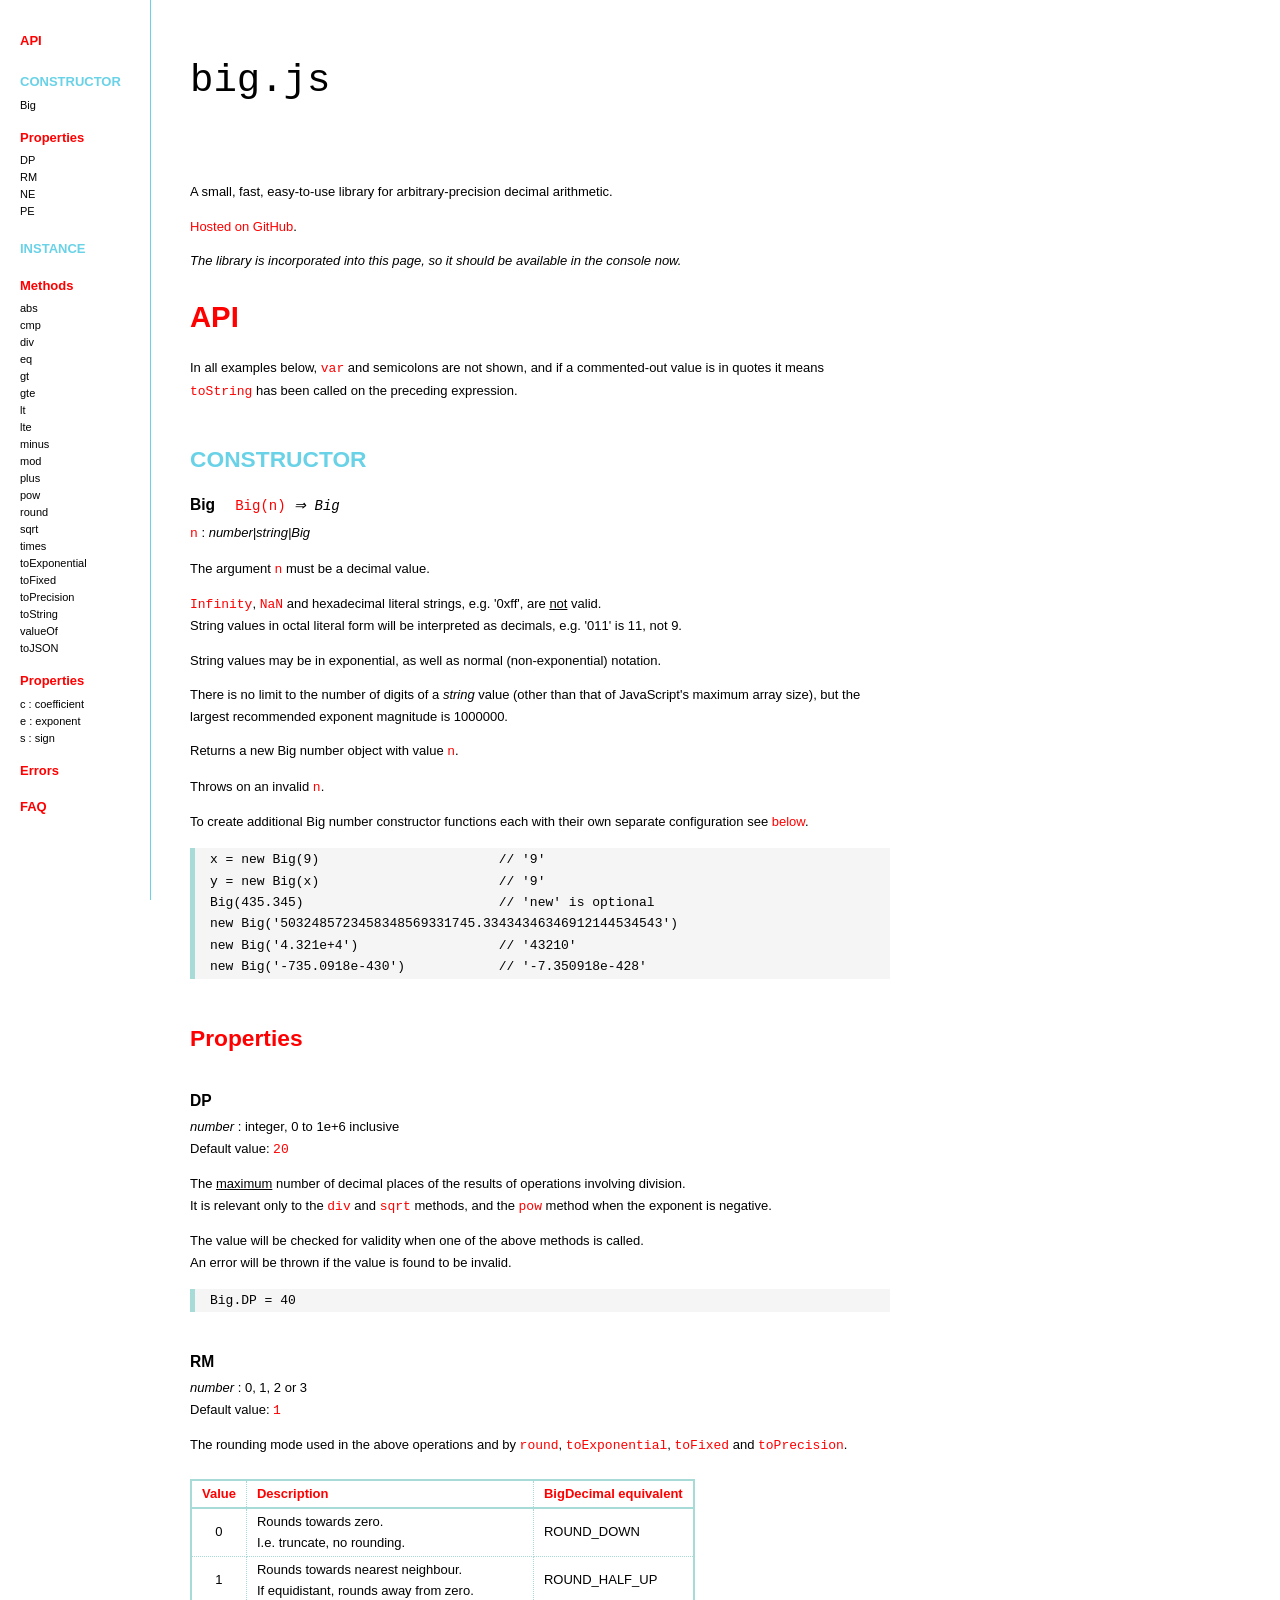
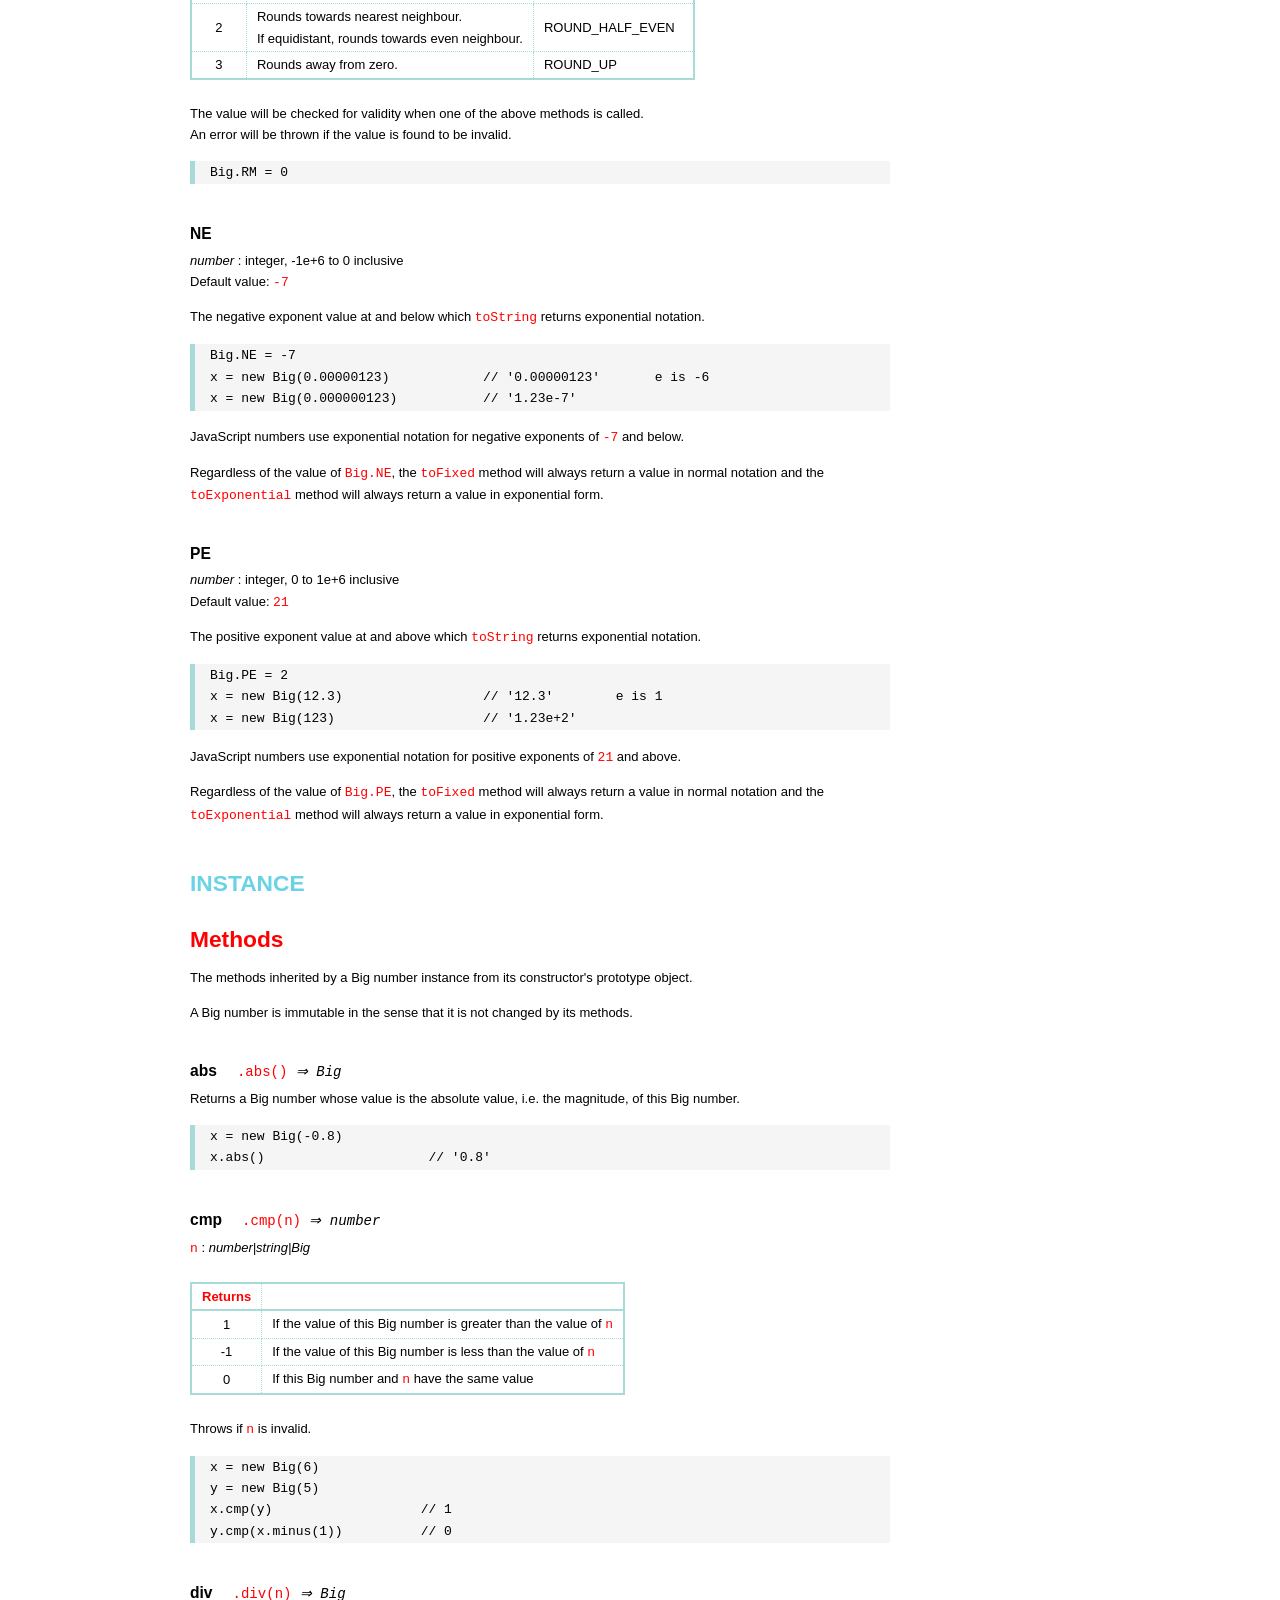
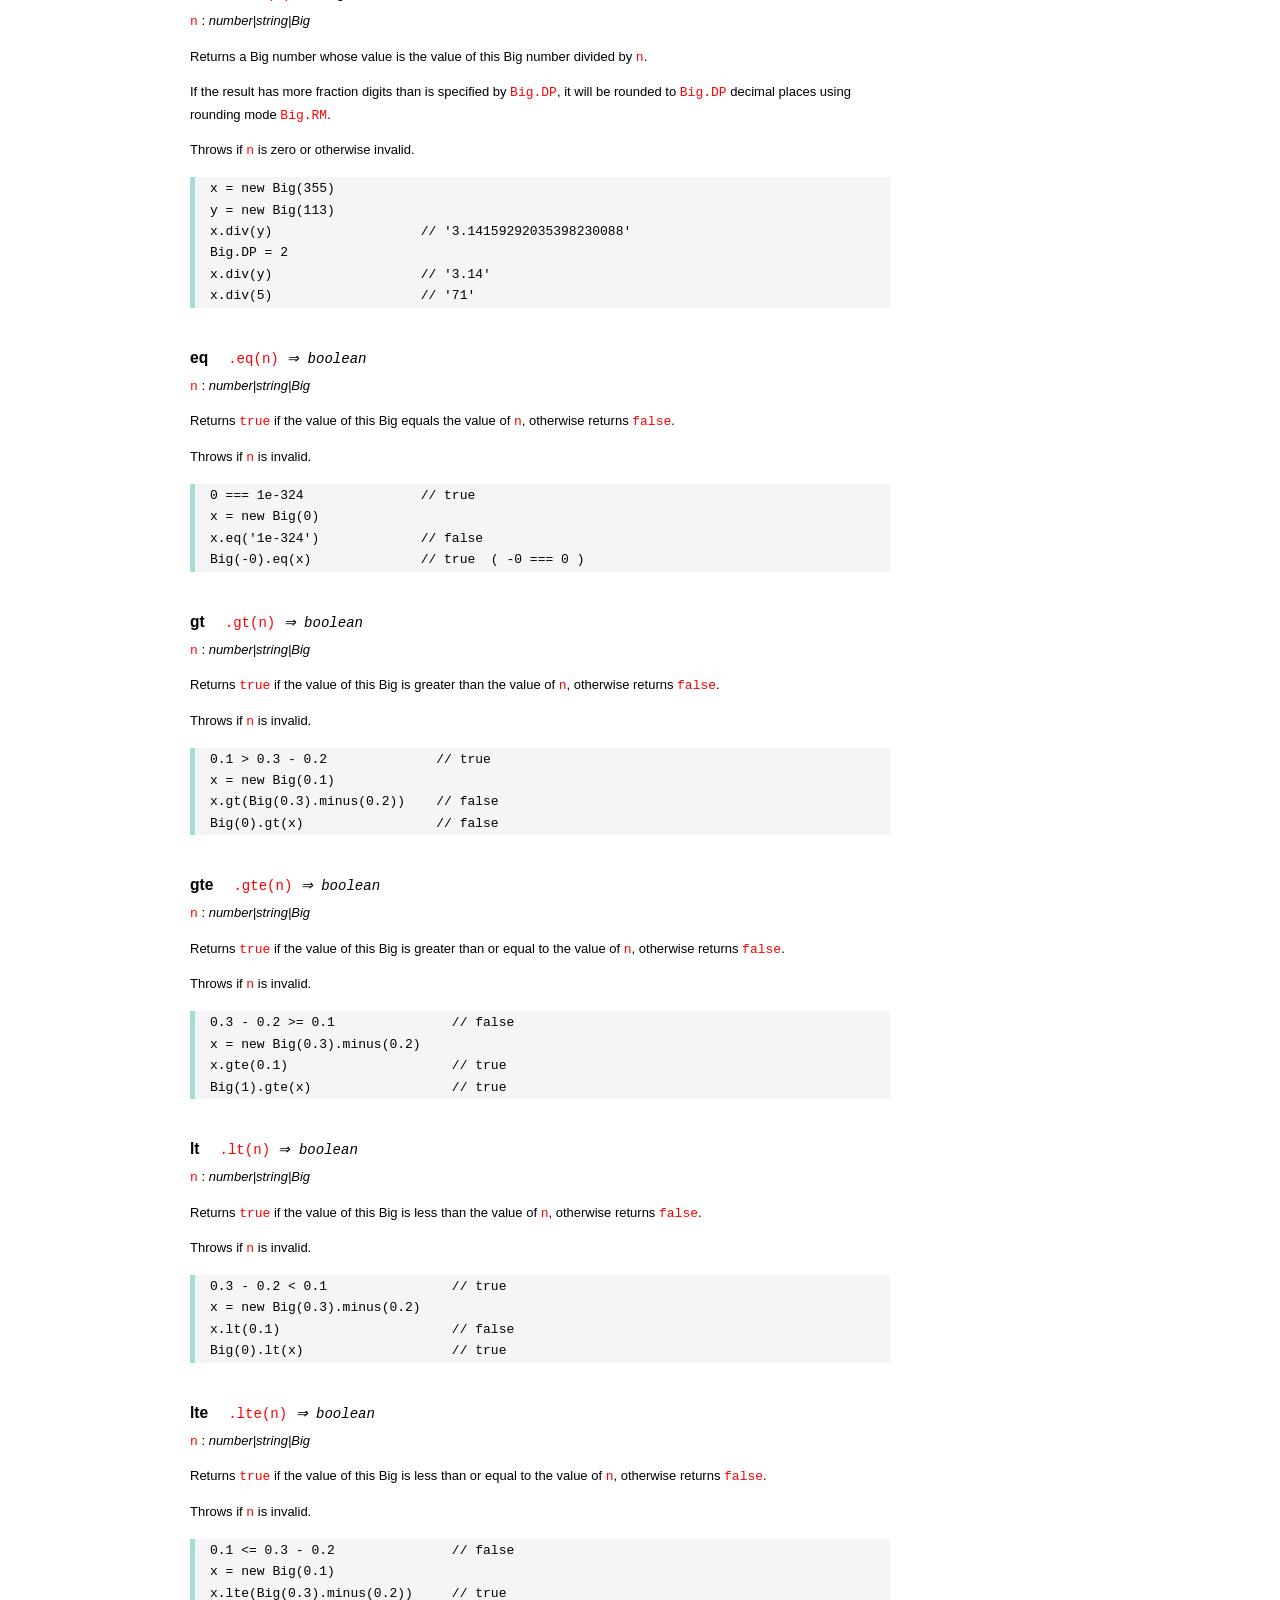
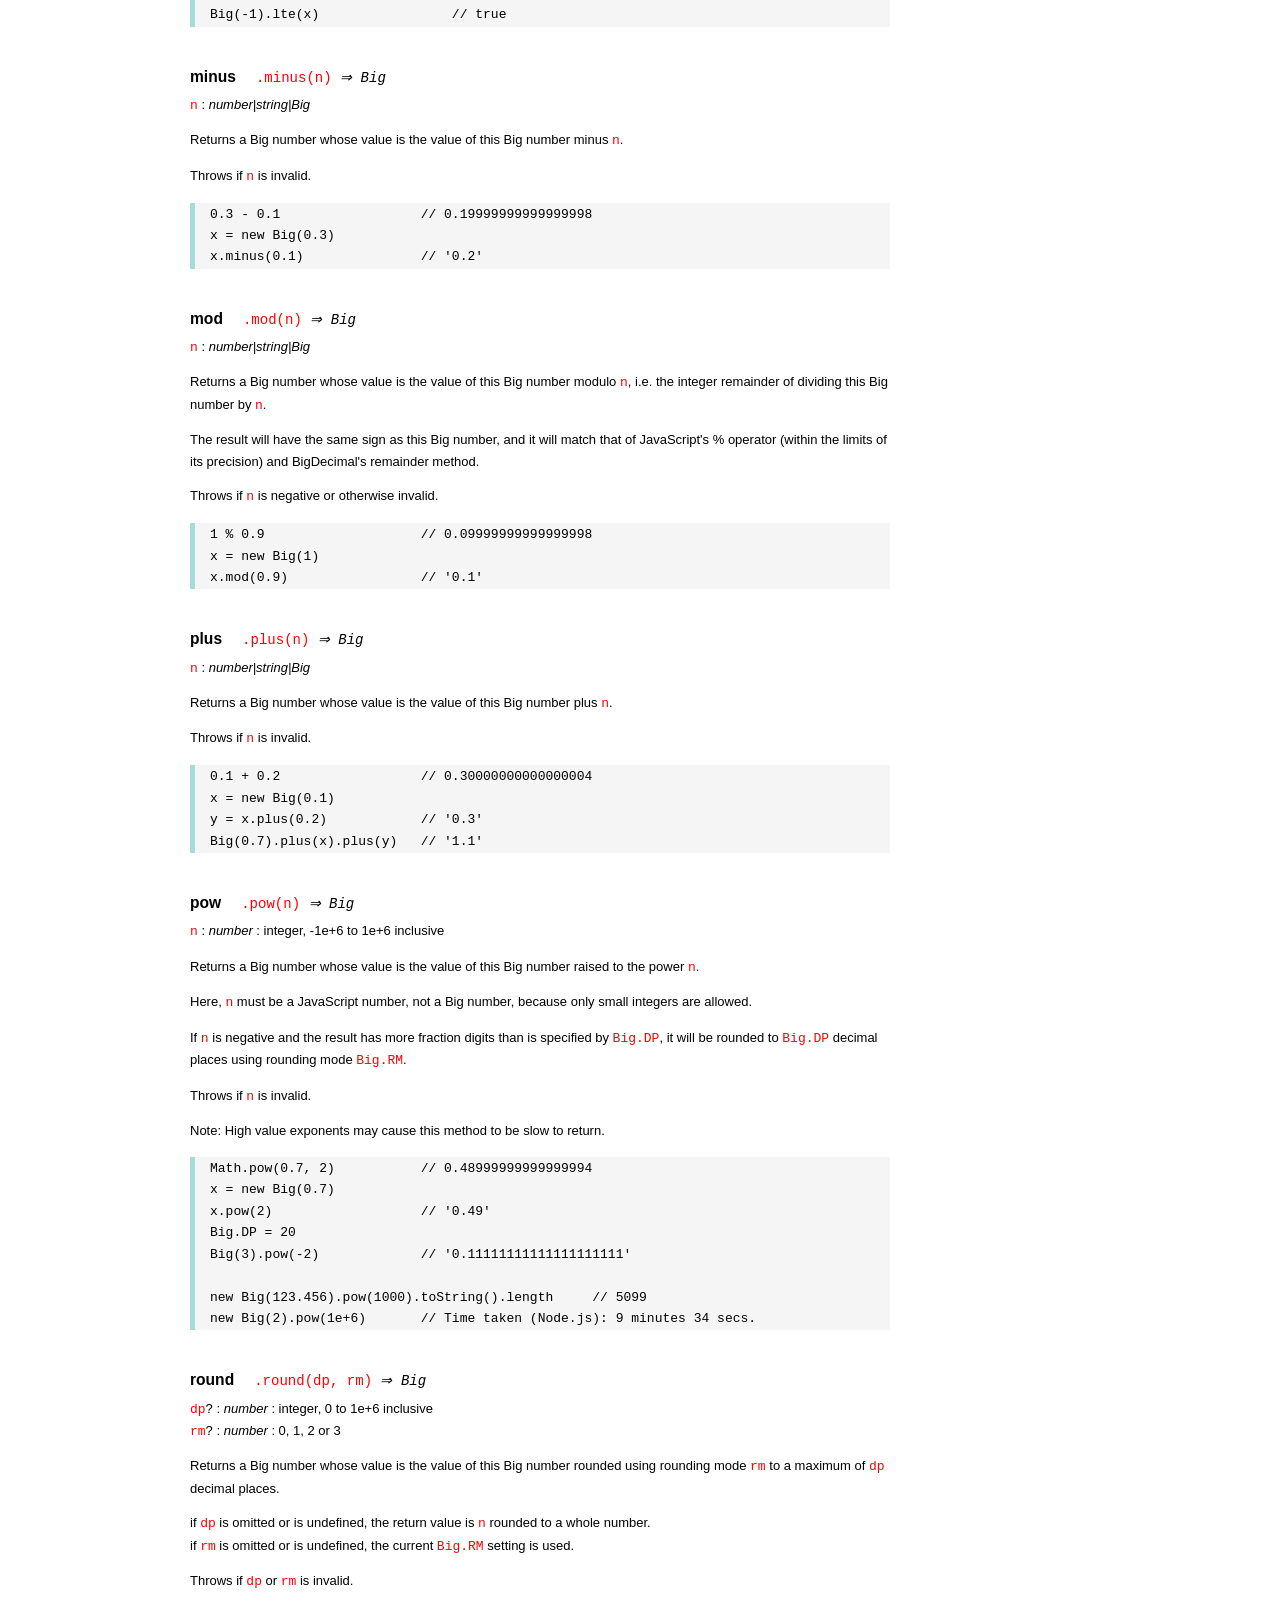
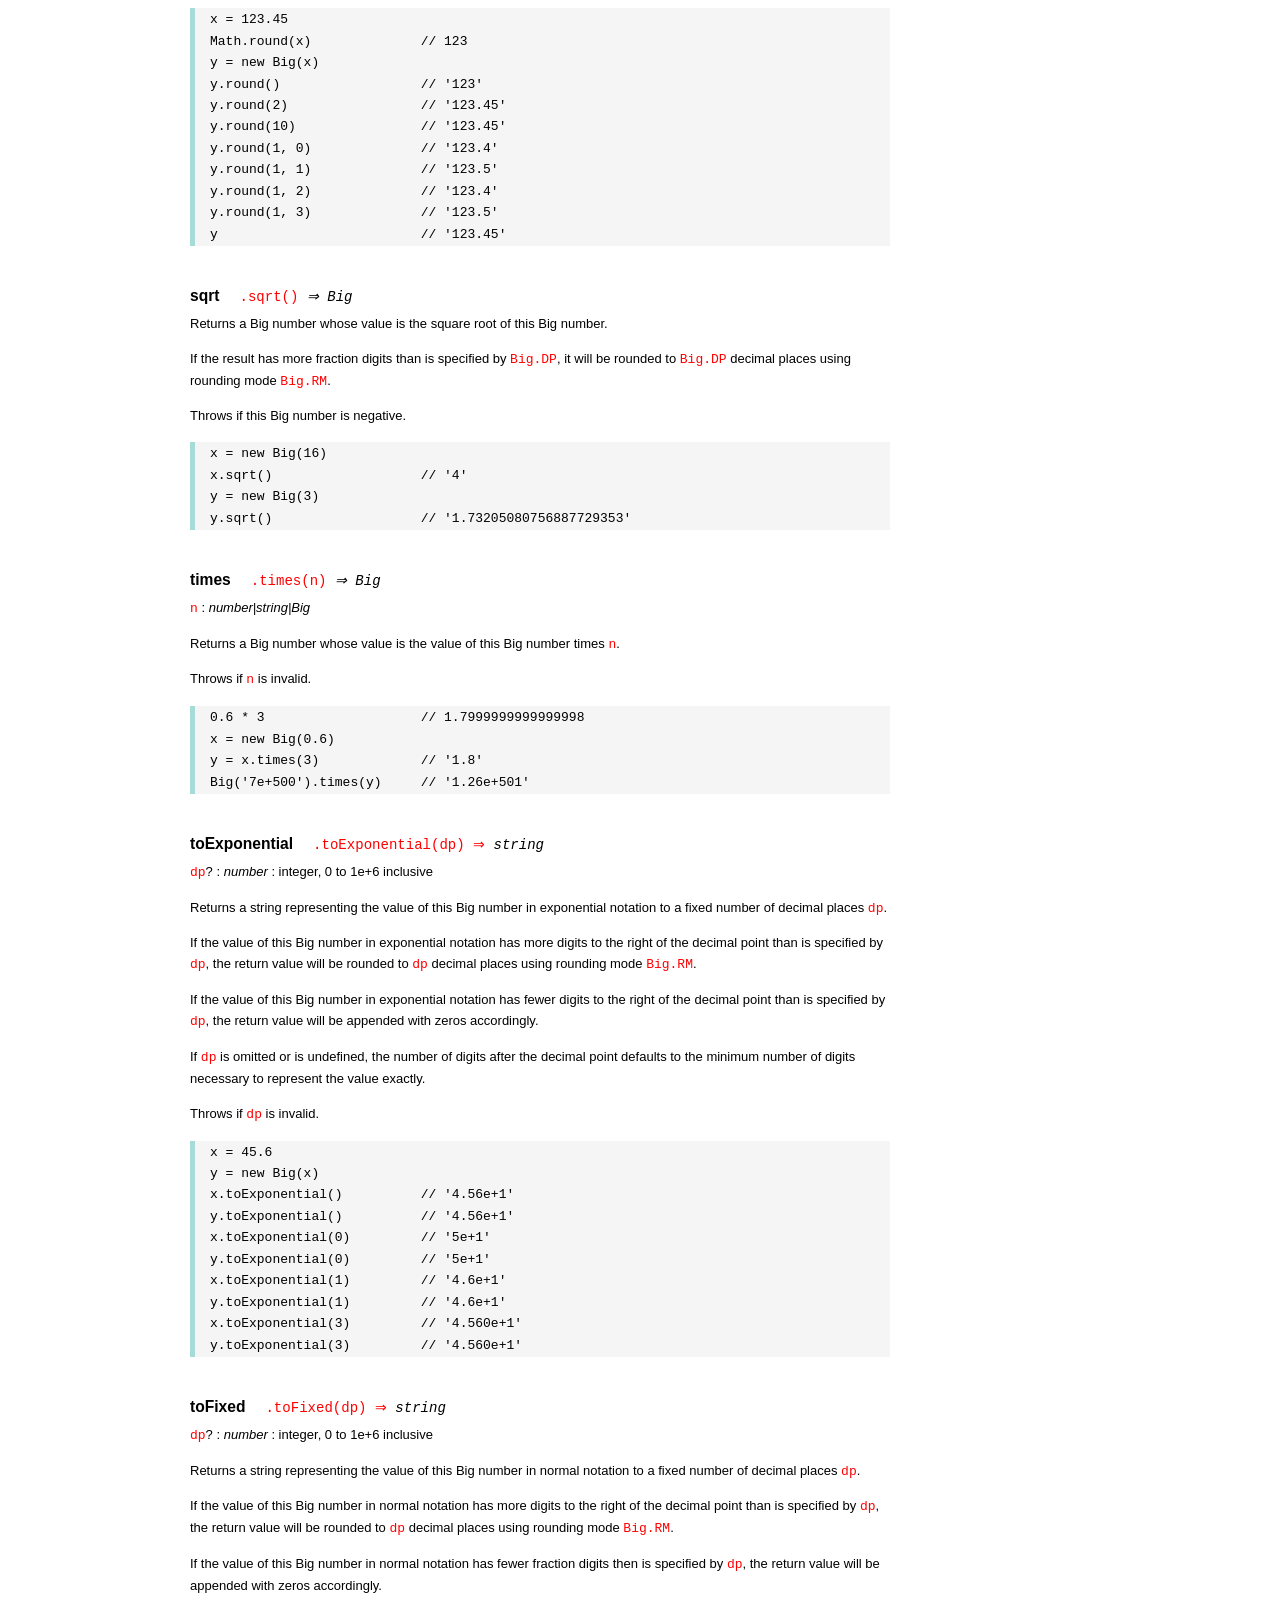
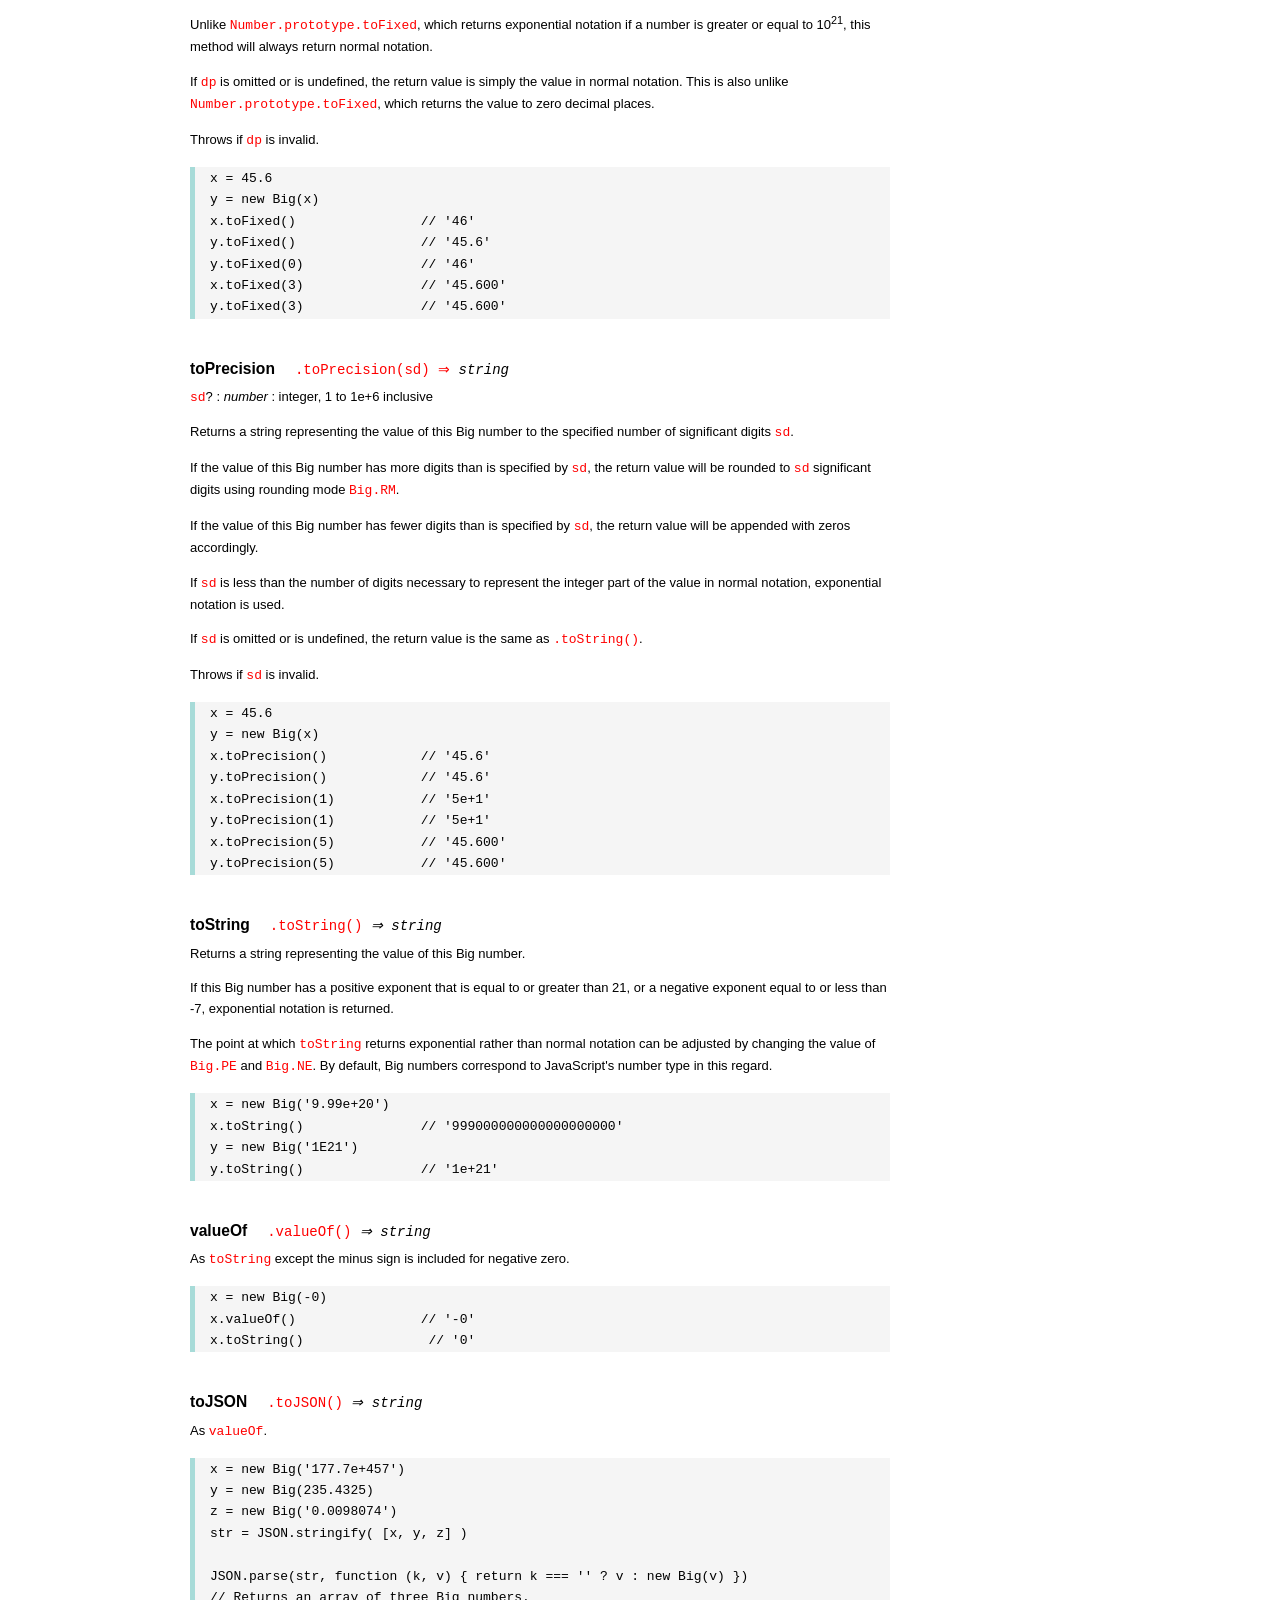
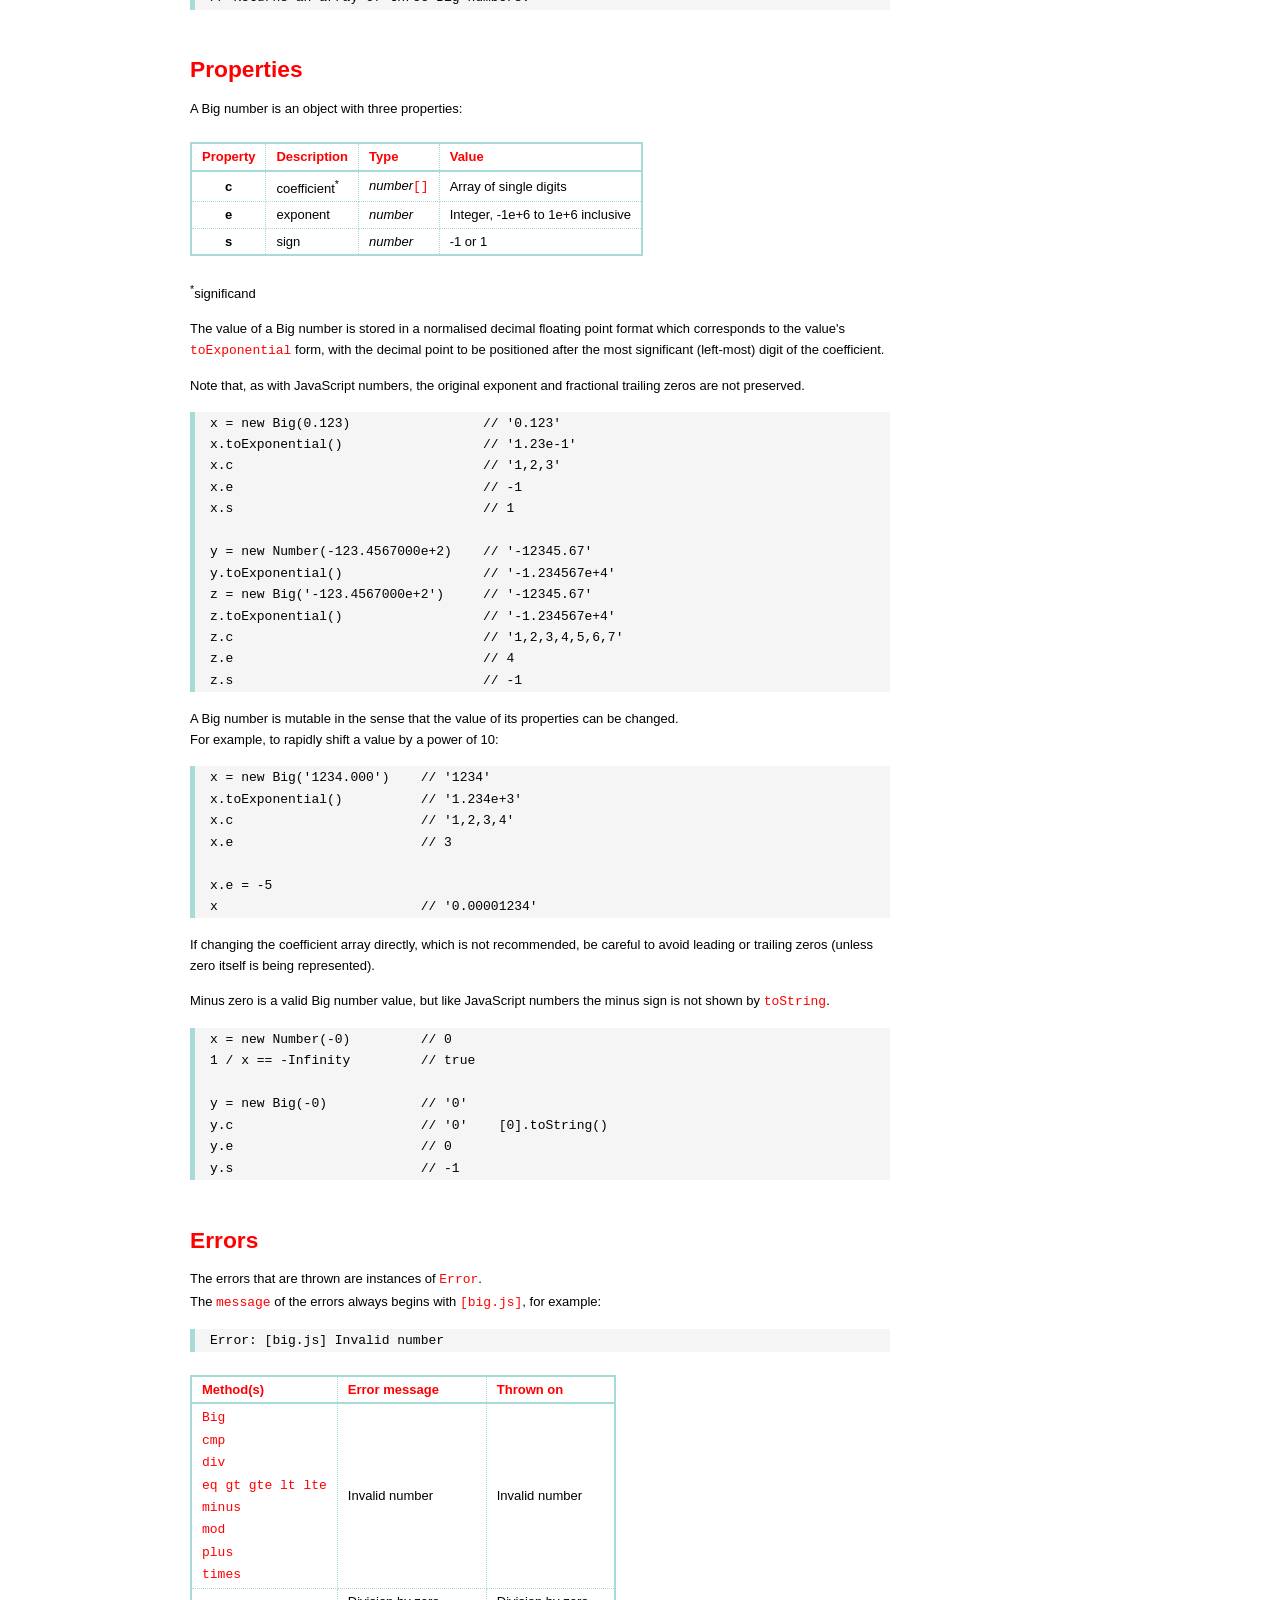
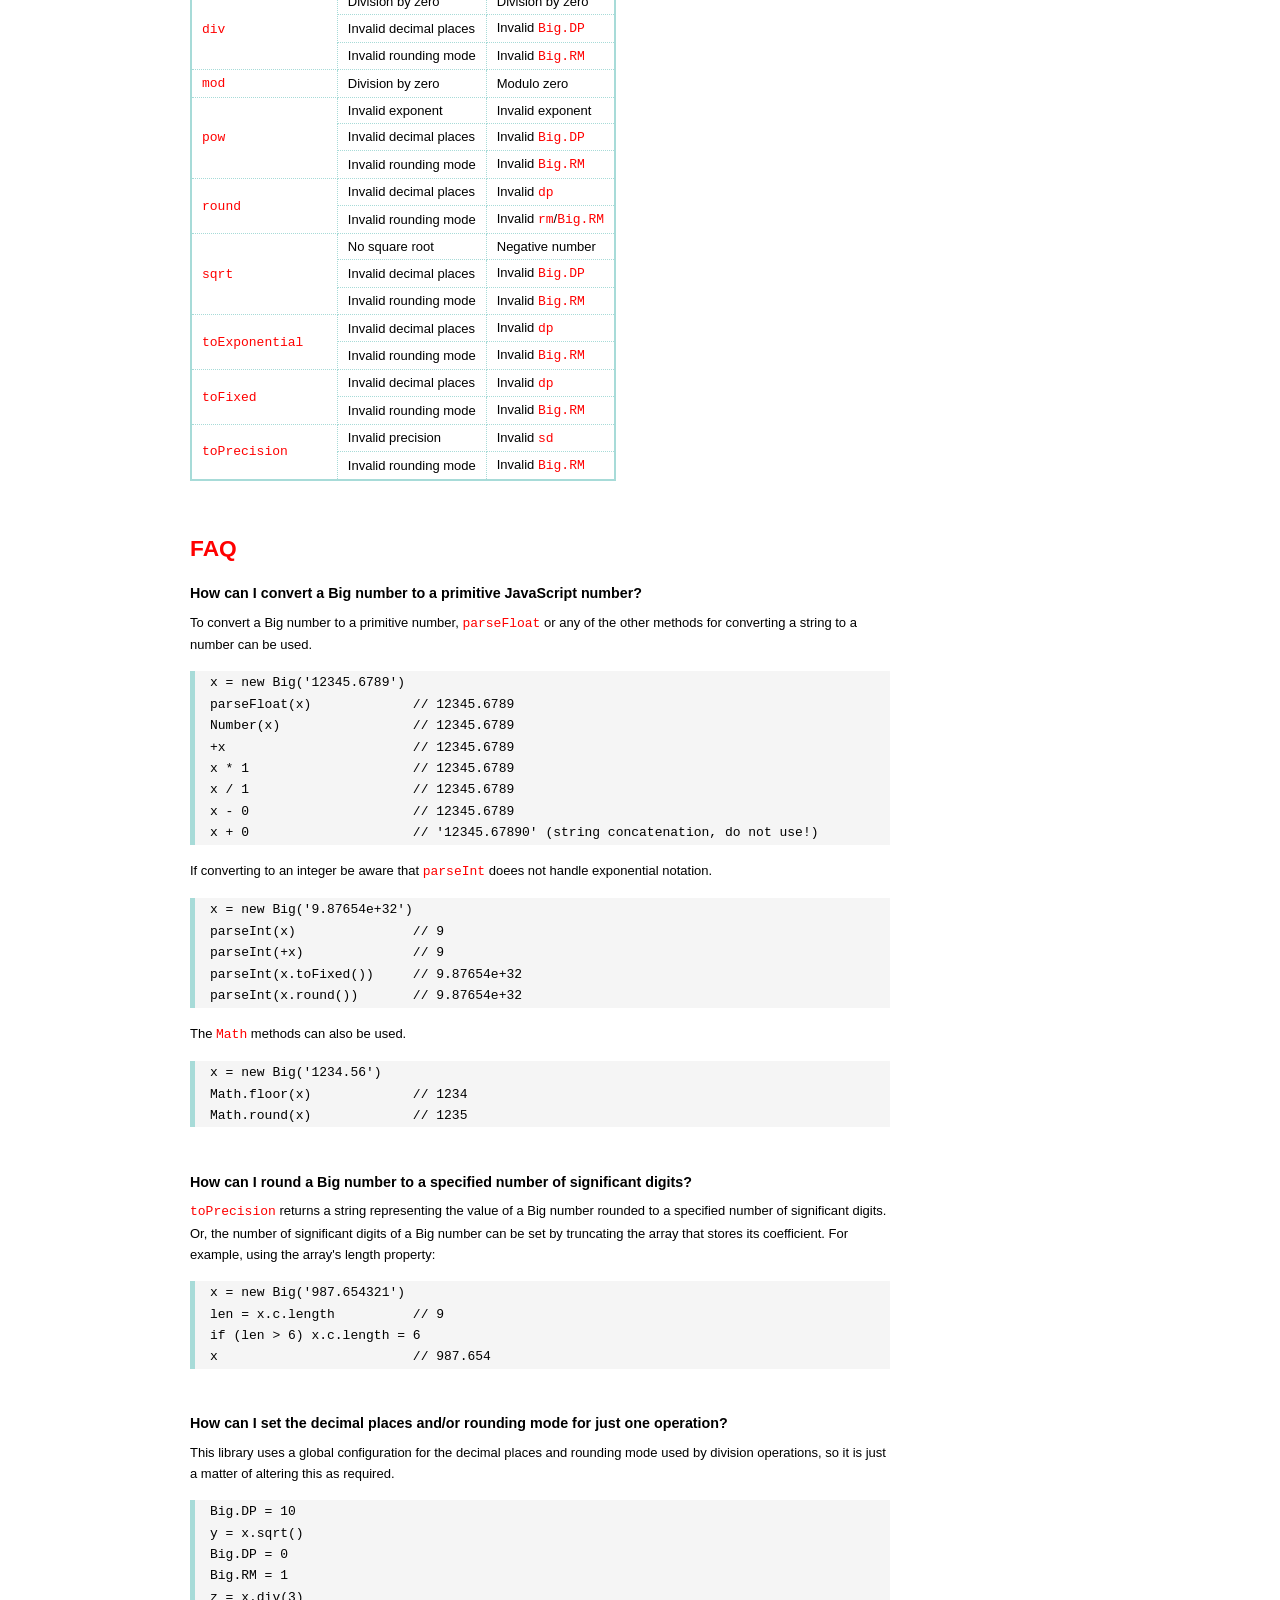
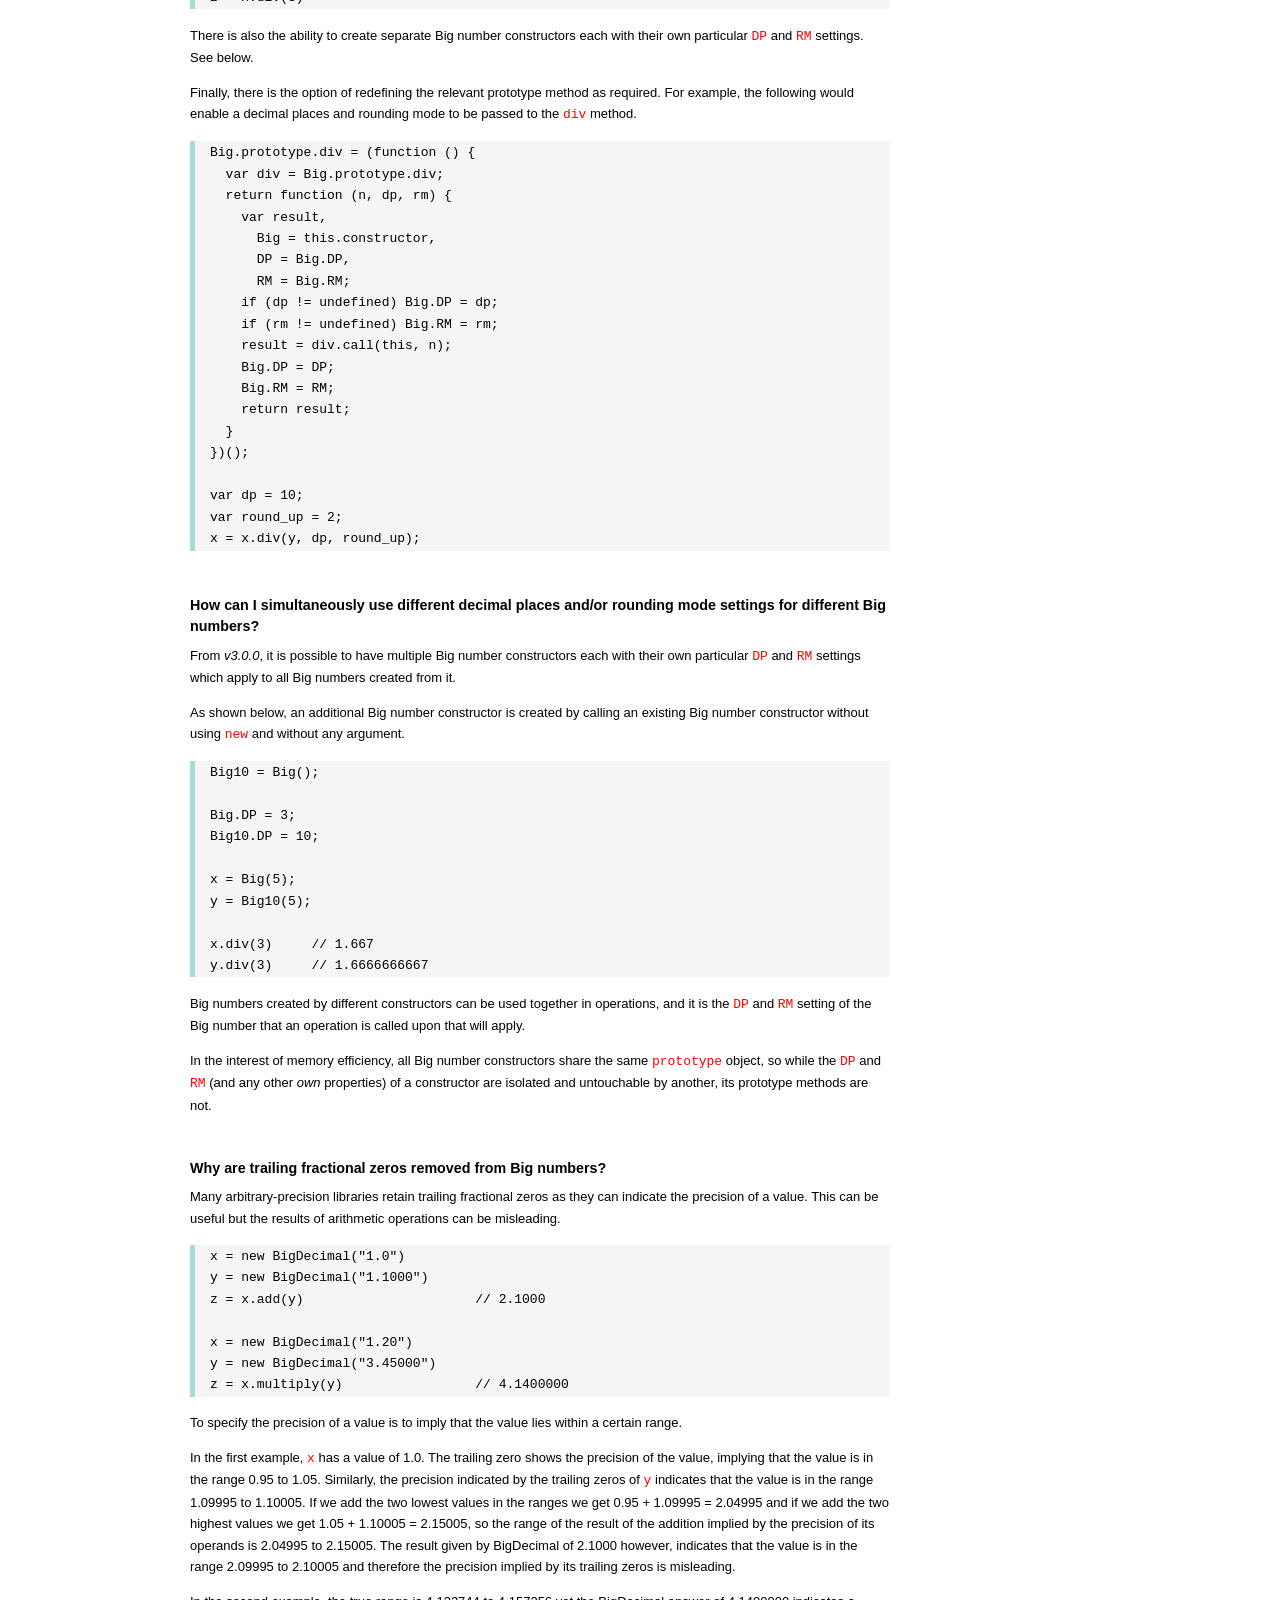
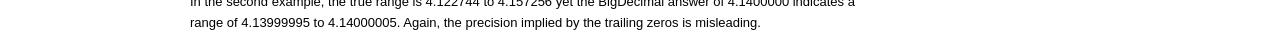
<file: js/big.js-master/docs/legacy/v5.0.x.html>
<!DOCTYPE HTML>
<html>
<head>
  <meta charset="utf-8">
  <meta name="Author" content="M Mclaughlin">
  <title>big.js API</title>
  <style>
html{font-family:sans-serif;font-size:100%}
body{font-family:"Helvetica Neue",Helvetica,Arial,sans-serif;font-size:13px;
  line-height:1.65em;background:#fff;min-height:100%;margin:0}
body,i{color:#000}
.nav{background:#fff;position:fixed;top:0;bottom:0;left:0;width:130px;
  overflow-y:auto;padding:15px 0 30px 20px; border-right: 1px solid #69d2e7}
div.container{width:700px;margin:30px 0 50px 190px}
p{margin:0 0 1em;width:700px}
pre,ul{margin:1em 0}
h1,h2,h3,h4,h5{margin:0;padding:1.5em 0 0}
h1,h2{padding:.75em 0 1em}
h1{font:400 3em Consolas, monaco, monospace;color:#000;margin-bottom:1em}
h2{font-size:2.25em;color:#f00}
h3{font-size:1.75em;color:#69d2e7}
h4{font-size:1.75em;color:#f00;padding-bottom:.75em}
h5{font-size:1.2em;padding-bottom:.3em}
h6{font-size:1.1em;margin:0;padding:0.5em 0}
b{font-weight:700}
a,a:visited{color:#f00;text-decoration:none}
a:active,a:hover{outline:0;text-decoration:underline}
a:hover{text-decoration:underline}
.nav a,.nav b,.nav a:visited{display:block;color:#f00;font-weight:700;
  margin-top:15px}
.nav b{color:#69d2e7;margin-top:20px;cursor:default;width:auto}
ul{list-style-type:none;padding:0 0 0 20px}
.nav ul{line-height:14px;padding-left:0;margin:5px 0 0}
.nav ul a,.nav ul a:visited{display:inline;color:#000;font-family:Verdana,
  Geneva,sans-serif;font-size:11px;font-weight:400;margin:0}
.inset,ul.inset{margin-left:20px}
code.inset{font-size:.9em}
.nav li{cursor:pointer;width:auto;margin:0 0 3px}
span.alias{font-style:italic;margin-left:20px}
table{border-collapse:collapse;border-spacing:0;border:2px solid #a7dbd8;
  margin:1.75em 0;padding:0}
td,th{text-align:left;margin:0;padding:2px 10px;border:1px dotted #a7dbd8}
th{border-top:2px solid #a7dbd8;border-bottom:2px solid #a7dbd8;color:#f00}
pre{background:#f5f5f5;white-space:pre-wrap;word-wrap:break-word;
  border-left:5px solid #a7dbd8;padding:1px 0 1px 15px;margin:1.2em 0}
code,pre{font-family:Monaco,Consolas,"Lucida Console",monospace;
  font-weight:400}
.end{margin-bottom:25px}
code, .nav-title, .error{color:#f00}
.centre{text-align:center}

  </style>
</head>
<body>

  <div class="nav">

    <a class='nav-title' href="#">API</a>

    <b> CONSTRUCTOR </b>
    <ul>
      <li><a href="#big">Big</a></li>
    </ul>

    <a href="#constructor-properties">Properties</a>
    <ul>
      <li><a href="#dp"     >DP</a></li>
      <li><a href="#rm"     >RM</a></li>
      <li><a href="#eneg"   >NE</a></li>
      <li><a href="#epos"   >PE</a></li>
    </ul>

    <b> INSTANCE </b>

    <a href="#prototype-methods">Methods</a>
    <ul>
      <li><a href="#abs"    >abs</a></li>
      <li><a href="#cmp"    >cmp</a></li>
      <li><a href="#div"    >div</a></li>
      <li><a href="#eq"     >eq</a></li>
      <li><a href="#gt"     >gt</a></li>
      <li><a href="#gte"    >gte</a></li>
      <li><a href="#lt"     >lt</a></li>
      <li><a href="#lte"    >lte</a></li>
      <li><a href="#minus"  >minus</a></li>
      <li><a href="#mod"    >mod</a></li>
      <li><a href="#plus"   >plus</a></li>
      <li><a href="#pow"    >pow</a></li>
      <li><a href="#round"  >round</a></li>
      <li><a href="#sqrt"   >sqrt</a></li>
      <li><a href="#times"  >times</a></li>
      <li><a href="#toE"    >toExponential</a></li>
      <li><a href="#toF"    >toFixed</a></li>
      <li><a href="#toP"    >toPrecision</a></li>
      <li><a href="#toS"    >toString</a></li>
      <li><a href="#valueOf">valueOf</a></li>
      <li><a href="#toJSON" >toJSON</a></li>
    </ul>

    <a href="#instance-properties">Properties</a>
    <ul>
      <li><a href="#coefficient">c : coefficient</a></li>
      <li><a href="#exponent"   >e : exponent</a></li>
      <li><a href="#sign"       >s : sign</a></li>
    </ul>

    <a href="#Errors">Errors</a>

    <a class='end' href="#faq">FAQ</a>

  </div>

  <div class="container">

    <h1>big.js</h1>

    <p>
      A small, fast, easy-to-use library for arbitrary-precision decimal
      arithmetic.
    </p>

    <p><a href="https://github.com/MikeMcl/big.js/">Hosted on GitHub</a>.</p>
    <p>
      <i>
        The library is incorporated into this page, so it should be available in
        the console now.
      </i>
    </p>

    <h2>API</h2>

    <p>
      In all examples below, <code>var</code> and semicolons are not shown, and
      if a commented-out value is in quotes it means <code>toString</code> has
      been called on the preceding expression.
    </p>



    <h3>CONSTRUCTOR</h3>

    <h5 id="big">
      Big<code class='inset'>Big(n) <i>&rArr; Big</i></code>
    </h5>
    <p><code>n</code> : <i>number|string|Big</i></p>
    <p>The argument <code>n</code> must be a decimal value.</p>
    <p>
      <code>Infinity</code>, <code>NaN</code> and hexadecimal literal
      strings, e.g. '0xff', are <u>not</u> valid.<br>
      String values in octal literal form will be interpreted as decimals,
      e.g. '011' is 11, not 9.
    </p>
    <p>
      String values may be in exponential, as well as normal (non-exponential)
      notation.
    </p>
    <p>
      There is no limit to the number of digits of a <em>string</em> value
      (other than that of JavaScript's maximum array size), but the largest
      recommended exponent magnitude is 1000000.
    </p>
    <p>Returns a new Big number object with value <code>n</code>.</p>
    <p>Throws on an invalid <code>n</code>.</p>
    <p>
      To create additional Big number constructor functions each with their own
      separate configuration see <a href='#multiple'>below</a>.
    </p>
    <pre>
x = new Big(9)                       // '9'
y = new Big(x)                       // '9'
Big(435.345)                         // 'new' is optional
new Big('5032485723458348569331745.33434346346912144534543')
new Big('4.321e+4')                  // '43210'
new Big('-735.0918e-430')            // '-7.350918e-428'</pre>



    <h4 id="constructor-properties">Properties</h4>

    <h5 id="dp">DP</h5>
    <p>
      <i>number</i> : integer, 0 to 1e+6 inclusive<br />
      Default value: <code>20</code>
    </p>
    <p>
      The <u>maximum</u> number of decimal places of the results of operations
      involving division.<br />
      It is relevant only to the <code>div</code> and <code>sqrt</code> methods,
      and the <code>pow</code> method when the exponent is negative.
    </p>
    <p>
      The value will be checked for validity when one of the above methods is
      called.<br /> An error will be thrown if the value is found to be invalid.
    </p>
    <pre>Big.DP = 40</pre>



    <h5 id="rm">RM</h5>
    <p>
      <i>number</i> : 0, 1, 2 or 3<br />
      Default value: <code>1</code>
    </p>
    <p>
      The rounding mode used in the above operations and by
      <a href='#round'><code>round</code></a>,
      <a href='#toE'><code>toExponential</code></a>,
      <a href='#toF'><code>toFixed</code></a> and
      <a href='#toP'><code>toPrecision</code></a>.
    </p>
    <table>
      <tr>
        <th>Value</th>
        <th>Description</th>
        <th>BigDecimal equivalent</th>
      </tr>
      <tr>
        <td class='centre'>0</td>
        <td>
          Rounds towards zero.<br />
          I.e. truncate, no rounding.
        </td>
        <td id="round-down">ROUND_DOWN</td>
      </tr>
      <tr>
        <td class='centre'>1</td>
        <td>
          Rounds towards nearest neighbour.<br />
          If equidistant, rounds away from zero.
        </td>
        <td id="round-half-up">ROUND_HALF_UP</td>
      </tr>
      <tr>
        <td class='centre'>2</td>
        <td>
          Rounds towards nearest neighbour.<br />
          If equidistant, rounds towards even neighbour.
        </td>
        <td id="round-half-even">ROUND_HALF_EVEN</td>
      </tr>
      <tr>
        <td class='centre'>3</td>
        <td>Rounds away from zero.</td>
        <td id="round-up">ROUND_UP</td>
      </tr>
    </table>
    <p>
      The value will be checked for validity when one of the above methods is
      called.<br /> An error will be thrown if the value is found to be invalid.
    </p>
    <pre>Big.RM = 0</pre>



    <h5 id="eneg">NE</h5>
    <p>
      <i>number</i> : integer, -1e+6 to 0 inclusive<br />
      Default value: <code>-7</code>
    </p>
    <p>
      The negative exponent value at and below which
      <a href='#toS'><code>toString</code></a> returns exponential notation.
    </p>
    <pre>
Big.NE = -7
x = new Big(0.00000123)            // '0.00000123'       e is -6
x = new Big(0.000000123)           // '1.23e-7'</pre>
    <p>
      JavaScript numbers use exponential notation for negative exponents of
      <code>-7</code> and below.
    </p>
    <p>
      Regardless of the value of <code>Big.NE</code>, the
      <a href='#toF'><code>toFixed</code></a> method will always return a value
      in normal notation and the <a href='#toE'><code>toExponential</code></a>
      method will always return a value in exponential form.
    </p>



    <h5 id="epos">PE</h5>
    <p>
      <i>number</i> : integer, 0 to 1e+6 inclusive<br />
      Default value: <code>21</code>
    </p>
    <p>
      The positive exponent value at and above which
      <a href='#toS'><code>toString</code></a> returns exponential notation.
    </p>
    <pre>
Big.PE = 2
x = new Big(12.3)                  // '12.3'        e is 1
x = new Big(123)                   // '1.23e+2'</pre>
    <p>
      JavaScript numbers use exponential notation for positive exponents of
      <code>21</code> and above.
    </p>
    <p>
      Regardless of the value of <code>Big.PE</code>, the
      <a href='#toF'><code>toFixed</code></a> method will always return a value
      in normal notation and the <a href='#toE'><code>toExponential</code></a>
      method will always return a value in exponential form.
    </p>



    <h3>INSTANCE</h3>

    <h4 id="prototype-methods">Methods</h4>
    <p>
      The methods inherited by a Big number instance from its constructor's
      prototype object.
    </p>
    <p>
      A Big number is immutable in the sense that it is not changed by its
      methods.
    </p>



    <h5 id="abs">abs<code class='inset'>.abs() <i>&rArr; Big</i></code></h5>
    <p>
      Returns a Big number whose value is the absolute value, i.e. the
      magnitude, of this Big number.
    </p>
    <pre>
x = new Big(-0.8)
x.abs()                     // '0.8'</pre>



    <h5 id="cmp">
      cmp<code class='inset'>.cmp(n) <i>&rArr; number</i></code>
    </h5>
    <p><code>n</code> : <i>number|string|Big</i><br /></p>
    <table>
      <tr>
        <th>Returns</th>
        <th colspan=2>&nbsp;</th>
      </tr>
      <tr>
        <td class='centre'>1</td>
        <td>
          If the value of this Big number is greater than the value of
          <code>n</code>
        </td>
      </tr>
      <tr>
        <td class='centre'>-1</td>
        <td>
          If the value of this Big number is less than the value of
          <code>n</code>
        </td>
      </tr>
      <tr>
        <td class='centre'>0</td>
        <td>If this Big number and <code>n</code> have the same value</td>
      </tr>
    </table>
    <p>Throws if <code>n</code> is invalid.</p>
    <pre>
x = new Big(6)
y = new Big(5)
x.cmp(y)                   // 1
y.cmp(x.minus(1))          // 0</pre>



    <h5 id="div">div<code class='inset'>.div(n) <i>&rArr; Big</i></code></h5>
    <p><code>n</code> : <i>number|string|Big</i><br /></p>
    <p>
      Returns a Big number whose value is the value of this Big number divided
      by <code>n</code>.
    </p>
    <p>
      If the result has more fraction digits than is specified by
      <a href='#dp'><code>Big.DP</code></a>, it will be rounded to
      <a href='#dp'><code>Big.DP</code></a> decimal places using rounding mode
      <a href='#rm'><code>Big.RM</code></a>.
    </p>
    <p>Throws if <code>n</code> is zero or otherwise invalid.</p>
    <pre>
x = new Big(355)
y = new Big(113)
x.div(y)                   // '3.14159292035398230088'
Big.DP = 2
x.div(y)                   // '3.14'
x.div(5)                   // '71'</pre>






    <h5 id="eq">eq<code class='inset'>.eq(n) <i>&rArr; boolean</i></code></h5>
    <p><code>n</code> : <i>number|string|Big</i></p>
    <p>
      Returns <code>true</code> if the value of this Big equals the value
      of <code>n</code>, otherwise returns <code>false</code>.
    </p>
    <p>Throws if <code>n</code> is invalid.</p>
    <pre>
0 === 1e-324               // true
x = new Big(0)
x.eq('1e-324')             // false
Big(-0).eq(x)              // true  ( -0 === 0 )</pre>



    <h5 id="gt">
      gt<code class='inset'>.gt(n) <i>&rArr; boolean</i></code>
    </h5>
    <p><code>n</code> : <i>number|string|Big</i></p>
    <p>
      Returns <code>true</code> if the value of this Big is greater than
      the value of <code>n</code>, otherwise returns <code>false</code>.
    </p>
    <p>Throws if <code>n</code> is invalid.</p>
    <pre>
0.1 &gt; 0.3 - 0.2              // true
x = new Big(0.1)
x.gt(Big(0.3).minus(0.2))    // false
Big(0).gt(x)                 // false</pre>



    <h5 id="gte">
      gte<code class='inset'>.gte(n) <i>&rArr; boolean</i></code>
    </h5>
    <p><code>n</code> : <i>number|string|Big</i></p>
    <p>
      Returns <code>true</code> if the value of this Big is greater than
      or equal to the value of <code>n</code>, otherwise returns
      <code>false</code>.
    </p>
    <p>Throws if <code>n</code> is invalid.</p>
    <pre>
0.3 - 0.2 &gt;= 0.1               // false
x = new Big(0.3).minus(0.2)
x.gte(0.1)                     // true
Big(1).gte(x)                  // true</pre>



    <h5 id="lt">
      lt<code class='inset'>.lt(n) <i>&rArr; boolean</i></code>
    </h5>
    <p><code>n</code> : <i>number|string|Big</i></p>
    <p>
      Returns <code>true</code> if the value of this Big is less than the
      value of <code>n</code>, otherwise returns <code>false</code>.
    </p>
    <p>Throws if <code>n</code> is invalid.</p>
    <pre>
0.3 - 0.2 &lt; 0.1                // true
x = new Big(0.3).minus(0.2)
x.lt(0.1)                      // false
Big(0).lt(x)                   // true</pre>



    <h5 id="lte">
      lte<code class='inset'>.lte(n) <i>&rArr; boolean</i></code>
    </h5>
    <p><code>n</code> : <i>number|string|Big</i></p>
    <p>
      Returns <code>true</code> if the value of this Big is less than or
      equal to the value of <code>n</code>, otherwise returns
      <code>false</code>.
    </p>
    <p>Throws if <code>n</code> is invalid.</p>
    <pre>
0.1 &lt;= 0.3 - 0.2               // false
x = new Big(0.1)
x.lte(Big(0.3).minus(0.2))     // true
Big(-1).lte(x)                 // true</pre>



    <h5 id="minus">
      minus<code class='inset'>.minus(n) <i>&rArr; Big</i></code>
    </h5>
    <p><code>n</code> : <i>number|string|Big</i></p>
    <p>
      Returns a Big number whose value is the value of this Big number minus
      <code>n</code>.
    </p>
    <p>Throws if <code>n</code> is invalid.</p>
    <pre>
0.3 - 0.1                  // 0.19999999999999998
x = new Big(0.3)
x.minus(0.1)               // '0.2'</pre>



    <h5 id="mod">mod<code class='inset'>.mod(n) <i>&rArr; Big</i></code></h5>
    <p><code>n</code> : <i>number|string|Big</i></p>
    <p>
      Returns a Big number whose value is the value of this Big number modulo
      <code>n</code>, i.e. the integer remainder of dividing this Big number by
      <code>n</code>.
    </p>
    <p>
      The result will have the same sign as this Big number, and it will match
      that of JavaScript's % operator (within the limits of its precision) and
      BigDecimal's remainder method.
    </p>
     <p>Throws if <code>n</code> is negative or otherwise invalid.</p>
    <pre>
1 % 0.9                    // 0.09999999999999998
x = new Big(1)
x.mod(0.9)                 // '0.1'</pre>



    <h5 id="plus">
      plus<code class='inset'>.plus(n) <i>&rArr; Big</i></code>
    </h5>
    <p><code>n</code> : <i>number|string|Big</i></p>
    <p>
      Returns a Big number whose value is the value of this Big number plus
      <code>n</code>.
    </p>
    <p>Throws if <code>n</code> is invalid.</p>
    <pre>
0.1 + 0.2                  // 0.30000000000000004
x = new Big(0.1)
y = x.plus(0.2)            // '0.3'
Big(0.7).plus(x).plus(y)   // '1.1'</pre>



     <h5 id="pow">pow<code class='inset'>.pow(n) <i>&rArr; Big</i></code>
    </h5>
    <p>
      <code>n</code> : <i>number</i> : integer, -1e+6 to 1e+6 inclusive
    </p>
    <p>
      Returns a Big number whose value is the value of this Big number raised to
      the power <code>n</code>.
    </p>
    <p>
      Here, <code>n</code> must be a JavaScript number, not a Big number,
      because only small integers are allowed.
    </p>
    <p>
      If <code>n</code> is negative and the result has more fraction digits
      than is specified by <a href='#dp'><code>Big.DP</code></a>, it will be
      rounded to <a href='#dp'><code>Big.DP</code></a> decimal places using
      rounding mode <a href='#rm'><code>Big.RM</code></a>.
    </p>
    <p>
      Throws if <code>n</code> is invalid.
    </p>
    <p>
      Note: High value exponents may cause this method to be slow to return.
    </p>
    <pre>
Math.pow(0.7, 2)           // 0.48999999999999994
x = new Big(0.7)
x.pow(2)                   // '0.49'
Big.DP = 20
Big(3).pow(-2)             // '0.11111111111111111111'

new Big(123.456).pow(1000).toString().length     // 5099
new Big(2).pow(1e+6)       // Time taken (Node.js): 9 minutes 34 secs.</pre>



    <h5 id="round">
      round<code class='inset'>.round(dp, rm)
      <i>&rArr; Big</i></code>
    </h5>
    <p>
      <code>dp</code>? : <i>number</i> : integer, 0 to 1e+6 inclusive
      <br />
      <code>rm</code>? : <i>number</i> : 0, 1, 2 or 3
    </p>
    <p>
      Returns a Big number whose value is the value of this Big number rounded
      using rounding mode <code>rm</code> to a maximum of <code>dp</code>
      decimal places.
    </p>
    <p>
      if <code>dp</code> is omitted or is undefined, the return value is
      <code>n</code> rounded to a whole number.<br />
      if <code>rm</code> is omitted or is undefined, the current
      <a href='#rm'><code>Big.RM</code></a> setting is used.
    </p>
    <p>
      Throws if <code>dp</code> or <code>rm</code> is invalid.
    </p>
    <pre>
x = 123.45
Math.round(x)              // 123
y = new Big(x)
y.round()                  // '123'
y.round(2)                 // '123.45'
y.round(10)                // '123.45'
y.round(1, 0)              // '123.4'
y.round(1, 1)              // '123.5'
y.round(1, 2)              // '123.4'
y.round(1, 3)              // '123.5'
y                          // '123.45'</pre>



    <h5 id="sqrt">sqrt<code class='inset'>.sqrt() <i>&rArr; Big</i></code></h5>
    <p>
      Returns a Big number whose value is the square root of this Big number.
    </p>
    <p>
      If the result has more fraction digits than is specified by
      <a href='#dp'><code>Big.DP</code></a>, it will be rounded to
      <a href='#dp'><code>Big.DP</code></a> decimal places using rounding mode
      <a href='#rm'><code>Big.RM</code></a>.
    </p>
    <p>Throws if this Big number is negative.</p>
    <pre>
x = new Big(16)
x.sqrt()                   // '4'
y = new Big(3)
y.sqrt()                   // '1.73205080756887729353'</pre>



    <h5 id="times">
      times<code class='inset'>.times(n) <i>&rArr; Big</i></code>
    </h5>
    <p><code>n</code> : <i>number|string|Big</i><br /></p>
    <p>
      Returns a Big number whose value is the value of this Big number times
      <code>n</code>.
    </p>
    <p>Throws if <code>n</code> is invalid.</p>
    <pre>
0.6 * 3                    // 1.7999999999999998
x = new Big(0.6)
y = x.times(3)             // '1.8'
Big('7e+500').times(y)     // '1.26e+501'</pre>



    <h5 id="toE">
      toExponential<code class='inset'>.toExponential(dp) &rArr;
      <i>string</i></code>
    </h5>
    <p><code>dp</code>? : <i>number</i> : integer, 0 to 1e+6 inclusive</p>
    <p>
      Returns a string representing the value of this Big number in exponential
      notation to a fixed number of decimal places <code>dp</code>.
    </p>
    <p>
      If the value of this Big number in exponential notation has more digits to
      the right of the decimal point than is specified by <code>dp</code>, the
      return value will be rounded to <code>dp</code> decimal places using
      rounding mode <a href='#rm'><code>Big.RM</code></a>.
    </p>
    <p>
      If the value of this Big number in exponential notation has fewer digits
      to the right of the decimal point than is specified by <code>dp</code>,
      the return value will be appended with zeros accordingly.
    </p>
    <p>
      If <code>dp</code> is omitted or is undefined, the number of digits
      after the decimal point defaults to the minimum number of digits
      necessary to represent the value exactly.
    </p>
    <p>
      Throws if <code>dp</code> is invalid.
    </p>
    <pre>
x = 45.6
y = new Big(x)
x.toExponential()          // '4.56e+1'
y.toExponential()          // '4.56e+1'
x.toExponential(0)         // '5e+1'
y.toExponential(0)         // '5e+1'
x.toExponential(1)         // '4.6e+1'
y.toExponential(1)         // '4.6e+1'
x.toExponential(3)         // '4.560e+1'
y.toExponential(3)         // '4.560e+1'</pre>



    <h5 id="toF">
      toFixed<code class='inset'>.toFixed(dp) &rArr;
      <i>string</i></code>
    </h5>
    <p>
      <code>dp</code>? : <i>number</i> : integer, 0 to 1e+6 inclusive
    </p>
    <p>
      Returns a string representing the value of this Big number in normal
      notation to a fixed number of decimal places <code>dp</code>.
    </p>
    <p>
      If the value of this Big number in normal notation has more digits to the
      right of the decimal point than is specified by <code>dp</code>, the
      return value will be rounded to <code>dp</code> decimal places using
      rounding mode <a href='#rm'><code>Big.RM</code></a>.
    </p>
    <p>
      If the value of this Big number in normal notation has fewer fraction
      digits then is specified by <code>dp</code>, the return value will be
      appended with zeros accordingly.
    </p>
    <p>
      Unlike <code>Number.prototype.toFixed</code>, which returns
      exponential notation if a number is greater or equal to 10<sup>21</sup>,
      this method will always return normal notation.
    </p>
    <p>
      If <code>dp</code> is omitted or is undefined, the return value is
      simply the value in normal notation. This is also unlike
      <code>Number.prototype.toFixed</code>, which returns the value to zero
      decimal places.
    </p>
    <p>
      Throws if <code>dp</code> is invalid.
    </p>
    <pre>
x = 45.6
y = new Big(x)
x.toFixed()                // '46'
y.toFixed()                // '45.6'
y.toFixed(0)               // '46'
x.toFixed(3)               // '45.600'
y.toFixed(3)               // '45.600'</pre>



    <h5 id="toP">
      toPrecision<code class='inset'>.toPrecision(sd) &rArr;
      <i>string</i></code>
    </h5>
    <p><code>sd</code>? : <i>number</i> : integer, 1 to 1e+6 inclusive</p>
    <p>
      Returns a string representing the value of this Big number to the
      specified number of significant digits <code>sd</code>.
    </p>
    <p>
      If the value of this Big number has more digits than is specified by
      <code>sd</code>, the return value will be rounded to <code>sd</code>
      significant digits using rounding mode
      <a href='#rm'><code>Big.RM</code></a>.
    </p>
    <p>
      If the value of this Big number has fewer digits than is specified by
      <code>sd</code>, the return value will be appended with zeros accordingly.
    </p>
    <p>
      If <code>sd</code> is less than the number of digits necessary to
      represent the integer part of the value in normal notation,
      exponential notation is used.
    </p>
    <p>
      If <code>sd</code> is omitted or is undefined, the return value is
      the same as <code>.toString()</code>.
    </p>
    <p>
      Throws if <code>sd</code> is invalid.
    </p>
    <pre>
x = 45.6
y = new Big(x)
x.toPrecision()            // '45.6'
y.toPrecision()            // '45.6'
x.toPrecision(1)           // '5e+1'
y.toPrecision(1)           // '5e+1'
x.toPrecision(5)           // '45.600'
y.toPrecision(5)           // '45.600'</pre>



    <h5 id="toS">
      toString<code class='inset'>.toString() <i>&rArr; string</i></code>
    </h5>
    <p>
      Returns a string representing the value of this Big number.
    </p>
     <p>
      If this Big number has a positive exponent that is equal to or greater
      than 21, or a negative exponent equal to or less than -7, exponential
      notation is returned.
    </p>
    <p>
      The point at which <code>toString</code> returns exponential rather than
      normal notation can be adjusted by changing the value of
      <a href='#epos'><code>Big.PE</code></a> and
      <a href='#eneg'><code>Big.NE</code></a>. By default, Big numbers
      correspond to JavaScript's number type in this regard.
    </p>
    <pre>
x = new Big('9.99e+20')
x.toString()               // '999000000000000000000'
y = new Big('1E21')
y.toString()               // '1e+21'
</pre>



    <h5 id="valueOf">
      valueOf<code class='inset'>.valueOf() <i>&rArr; string</i></code>
    </h5>
    <p>
      As <code>toString</code> except the minus sign is included for negative zero.
    </p>
    <pre>
x = new Big(-0)
x.valueOf()                // '-0'
x.toString()                // '0'</pre>



    <h5 id="toJSON">
      toJSON<code class='inset'>.toJSON() <i>&rArr; string</i></code>
    </h5>
    <p>
      As <code>valueOf</code>.
    </p>
    <pre>
x = new Big('177.7e+457')
y = new Big(235.4325)
z = new Big('0.0098074')
str = JSON.stringify( [x, y, z] )

JSON.parse(str, function (k, v) { return k === '' ? v : new Big(v) })
// Returns an array of three Big numbers.</pre>



    <h4 id="instance-properties">Properties</h4>
    <p>
      A Big number is an object with three properties:
    </p>
    <table>
      <tr>
        <th>Property</th>
        <th>Description</th>
        <th>Type</th>
        <th>Value</th>
      </tr>
      <tr>
        <td class='centre' id='coefficient'><b>c</b></td>
        <td>coefficient<sup>*</sup></td>
        <td><i>number</i><code>[]</code></td>
        <td> Array of single digits</td>
      </tr>
      <tr>
        <td class='centre' id='exponent'><b>e</b></td>
        <td>exponent</td>
        <td><i>number</i></td>
        <td>Integer, -1e+6 to 1e+6 inclusive</td>
      </tr>
      <tr>
        <td class='centre' id='sign'><b>s</b></td>
        <td>sign</td>
        <td><i>number</i></td>
        <td>-1 or 1</td>
      </tr>
    </table>
    <p><sup>*</sup>significand</p>
    <p>
      The value of a Big number is stored in a normalised decimal floating point
      format which corresponds to the value's <code>toExponential</code> form,
      with the decimal point to be positioned after the most significant
      (left-most) digit of the coefficient.
    </p>
    <p>
      Note that, as with JavaScript numbers, the original exponent and
      fractional trailing zeros are not preserved.
    </p>
    <pre>x = new Big(0.123)                 // '0.123'
x.toExponential()                  // '1.23e-1'
x.c                                // '1,2,3'
x.e                                // -1
x.s                                // 1

y = new Number(-123.4567000e+2)    // '-12345.67'
y.toExponential()                  // '-1.234567e+4'
z = new Big('-123.4567000e+2')     // '-12345.67'
z.toExponential()                  // '-1.234567e+4'
z.c                                // '1,2,3,4,5,6,7'
z.e                                // 4
z.s                                // -1</pre>


    <p>
      A Big number is mutable in the sense that the value of its properties can
      be changed.<br />
      For example, to rapidly shift a value by a power of 10:
    </p>
    <pre>
x = new Big('1234.000')    // '1234'
x.toExponential()          // '1.234e+3'
x.c                        // '1,2,3,4'
x.e                        // 3

x.e = -5
x                          // '0.00001234'</pre>
    <p>
      If changing the coefficient array directly, which is not recommended, be
      careful to avoid leading or trailing zeros (unless zero itself is being
      represented).
    </p>
    <p>
      Minus zero is a valid Big number value, but like JavaScript numbers the
      minus sign is not shown by <code>toString</code>.
    </p>
    <pre>
x = new Number(-0)         // 0
1 / x == -Infinity         // true

y = new Big(-0)            // '0'
y.c                        // '0'    [0].toString()
y.e                        // 0
y.s                        // -1</pre>



    <h4 id='Errors'>Errors</h4>
    <p>
      The errors that are thrown are instances of <code>Error</code>.<br />
      The <code>message</code> of the errors always begins with
      <code class='error'>[big.js]</code>, for example:
    </p>
    <pre>Error: [big.js] Invalid number</pre>
    <table>
      <tr>
        <th>Method(s)</th>
        <th>Error message</th>
        <th>Thrown on</th>
      </tr>
      <tr>
        <td>
          <code>
            Big<br />cmp<br />div<br />eq gt gte lt lte<br />minus<br />mod
            <br />plus<br />times
          </code>
        </td>
        <td>Invalid number</td>
        <td>Invalid number</td>
      </tr>
      <tr>
        <td rowspan=3><code>div</code></td>
        <td>Division by zero</td>
        <td>Division by zero</td>
      </tr>
      <tr>
        <td>Invalid decimal places</td>
        <td>Invalid <code>Big.DP</code></td>
      </tr>
      <tr>
        <td>Invalid rounding mode</td>
        <td>Invalid <code>Big.RM</code></td>
      </tr>
      <tr>
        <td><code>mod</code></td>
        <td>Division by zero</td>
        <td>Modulo zero</td>
      </tr>
      <tr>
        <td rowspan=3><code>pow</code></td>
        <td>Invalid exponent</td>
        <td>Invalid exponent</td>
      </tr>
      <tr>
        <td>Invalid decimal places</td>
        <td>Invalid <code>Big.DP</code></td>
      </tr>
      <tr>
        <td>Invalid rounding mode</td>
        <td>Invalid <code>Big.RM</code></td>
      </tr>
      <tr>
        <td rowspan=2><code>round</code></td>
        <td>Invalid decimal places</td>
        <td>Invalid <code>dp</code></td>
      </tr>
      <tr>
        <td>Invalid rounding mode</i></td>
        <td>Invalid <code>rm</code>/<code>Big.RM</code></td>
      </tr>
      <tr>
        <td rowspan=3><code>sqrt</code></td>
        <td>No square root</td>
        <td>Negative number</td>
      </tr>
      <tr>
        <td>Invalid decimal places</td>
        <td>Invalid <code>Big.DP</code></td>
      </tr>
      <tr>
        <td>Invalid rounding mode</td>
        <td>Invalid <code>Big.RM</code></td>
      </tr>
      <tr>
        <td rowspan=2><code>toExponential</code></td>
        <td>Invalid decimal places</td>
        <td>Invalid <code>dp</code></td>
      </tr>
      <tr>
        <td>Invalid rounding mode</td>
        <td>Invalid <code>Big.RM</code></td>
      </tr>
      <tr>
        <td rowspan=2><code>toFixed</code></td>
        <td>Invalid decimal places</td>
        <td>Invalid <code>dp</code></td>
      </tr>
      <tr>
        <td>Invalid rounding mode</td>
        <td>Invalid <code>Big.RM</code></td>
      </tr>
      <tr>
        <td rowspan=2><code>toPrecision</code></td>
        <td>Invalid precision</td>
        <td>Invalid <code>sd</code></td>
      </tr>
      <tr>
        <td>Invalid rounding mode</td>
        <td>Invalid <code>Big.RM</code></td>
      </tr>
    </table>



    <h4 id='faq'>FAQ</h4>
    <h6>How can I convert a Big number to a primitive JavaScript number?</h6>
    <p>
      To convert a Big number to a primitive number, <code>parseFloat</code> or
      any of the other methods for converting a string to a number can be used.
    </p>
    <pre>
x = new Big('12345.6789')
parseFloat(x)             // 12345.6789
Number(x)                 // 12345.6789
+x                        // 12345.6789
x * 1                     // 12345.6789
x / 1                     // 12345.6789
x - 0                     // 12345.6789
x + 0                     // '12345.67890' (string concatenation, do not use!)
</pre>
    <p>
      If converting to an integer be aware that <code>parseInt</code> doees not
      handle exponential notation.
    <p>
    <pre>
x = new Big('9.87654e+32')
parseInt(x)               // 9
parseInt(+x)              // 9
parseInt(x.toFixed())     // 9.87654e+32
parseInt(x.round())       // 9.87654e+32
</pre>
    <p>
      The <code>Math</code> methods can also be used.
    <p>
    <pre>
x = new Big('1234.56')
Math.floor(x)             // 1234
Math.round(x)             // 1235
</pre>
    <br />

     <h6>
      How can I round a Big number to a specified number of significant digits?
    </h6>
    <p>
      <a href='#toP'><code>toPrecision</code></a> returns a string representing
      the value of a Big number rounded to a specified number of significant
      digits. Or, the number of significant digits of a Big number can be set by
      truncating the array that stores its coefficient. For example, using the
      array's length property:
    </p>
    <pre>
x = new Big('987.654321')
len = x.c.length          // 9
if (len > 6) x.c.length = 6
x                         // 987.654
</pre>
    <br />

    <h6>
      How can I set the decimal places and/or rounding mode for just one
      operation?
    </h6>
    <p>
      This library uses a global configuration for the decimal places and
      rounding mode used by division operations, so it is just a matter of
      altering this as required.
    </p>
    <pre>
Big.DP = 10
y = x.sqrt()
Big.DP = 0
Big.RM = 1
z = x.div(3)
</pre>
    <p>
      There is also the ability to create separate Big number constructors each
      with their own particular <code>DP</code> and <code>RM</code> settings.
      See below.
    </p>
    <p>
      Finally, there is the option of redefining the relevant prototype method
      as required. For example, the following would enable a decimal
      places and rounding mode to be passed to the <code>div</code> method.
    </p>
    <pre>
Big.prototype.div = (function () {
  var div = Big.prototype.div;
  return function (n, dp, rm) {
    var result,
      Big = this.constructor,
      DP = Big.DP,
      RM = Big.RM;
    if (dp != undefined) Big.DP = dp;
    if (rm != undefined) Big.RM = rm;
    result = div.call(this, n);
    Big.DP = DP;
    Big.RM = RM;
    return result;
  }
})();

var dp = 10;
var round_up = 2;
x = x.div(y, dp, round_up);
</pre>
    <br />

    <h6 id="multiple">
      How can I simultaneously use different decimal places and/or rounding mode
      settings for different Big numbers?
    </h6>
    <p>
      From <i>v3.0.0</i>, it is possible to have multiple Big number
      constructors each with their own particular <code>DP</code> and
      <code>RM</code> settings which apply to all Big numbers created from it.
    </p>
    <p>
      As shown below, an additional Big number constructor is created by calling
      an existing Big number constructor without using <code>new</code> and
      without any argument.
    </p>
    <pre>
Big10 = Big();

Big.DP = 3;
Big10.DP = 10;

x = Big(5);
y = Big10(5);

x.div(3)     // 1.667
y.div(3)     // 1.6666666667
</pre>
    <p>
      Big numbers created by different constructors can be used together in
      operations, and it is the <code>DP</code> and <code>RM</code> setting of
      the Big number that an operation is called upon that will apply.
    </p>
    <p>
      In the interest of memory efficiency, all Big number constructors share
      the same <code>prototype</code> object, so while the <code>DP</code> and
      <code>RM</code> (and any other <i>own</i> properties) of a constructor are
      isolated and untouchable by another, its prototype methods are not.
    </p>
    <br />

    <h6>Why are trailing fractional zeros removed from Big numbers?</h6>
    <p>
      Many arbitrary-precision libraries retain trailing fractional zeros as
      they can indicate the precision of a value. This can be useful but the
      results of arithmetic operations can be misleading.
    </p>
    <pre>
x = new BigDecimal("1.0")
y = new BigDecimal("1.1000")
z = x.add(y)                      // 2.1000

x = new BigDecimal("1.20")
y = new BigDecimal("3.45000")
z = x.multiply(y)                 // 4.1400000
</pre>
    <p>
      To specify the precision of a value is to imply that the value lies
      within a certain range.
    </p>
    <p>
      In the first example, <code>x</code> has a value of 1.0. The trailing zero
      shows the precision of the value, implying that the value is in the range
      0.95 to 1.05. Similarly, the precision indicated by the trailing zeros of
      <code>y</code> indicates that the value is in the range 1.09995 to
      1.10005. If we add the two lowest values in the ranges we get 0.95 +
      1.09995 = 2.04995 and if we add the two highest values we get 1.05 +
      1.10005 = 2.15005, so the range of the result of the addition implied by
      the precision of its operands is 2.04995 to 2.15005. The result given by
      BigDecimal of 2.1000 however, indicates that the value is in the range
      2.09995 to 2.10005 and therefore the precision implied by its trailing
      zeros is misleading.
    </p>
    <p>
      In the second example, the true range is 4.122744 to 4.157256 yet the
      BigDecimal answer of 4.1400000 indicates a range of 4.13999995 to
      4.14000005. Again, the precision implied by the trailing zeros is
      misleading.
    </p>
    <p>
      This library, like binary floating-point and most calculators, does not
      retain trailing fractional zeros.<br />
      Instead, the <code>toExponential</code>, <code>toFixed</code> and
      <code>toPrecision</code> methods enable trailing zeros to be added if and
      when required.
    </p>
    <br />

  </div>

  <script>
/* big.js v5.0.3 https://github.com/MikeMcl/big.js/LICENCE */
!function(e){"use strict";function r(){function e(n){var i=this;return i instanceof e?(n instanceof e?(i.s=n.s,i.e=n.e,i.c=n.c.slice()):t(i,n),void(i.constructor=e)):n===m?r():new e(n)}return e.prototype=v,e.DP=s,e.RM=f,e.NE=h,e.PE=l,e.version="5.0.2",e}function t(e,r){var t,n,i;if(0===r&&0>1/r)r="-0";else if(!E.test(r+=""))throw Error(g+"number");for(e.s="-"==r.charAt(0)?(r=r.slice(1),-1):1,(t=r.indexOf("."))>-1&&(r=r.replace(".","")),(n=r.search(/e/i))>0?(0>t&&(t=n),t+=+r.slice(n+1),r=r.substring(0,n)):0>t&&(t=r.length),i=r.length,n=0;i>n&&"0"==r.charAt(n);)++n;if(n==i)e.c=[e.e=0];else{for(;i>0&&"0"==r.charAt(--i););for(e.e=t-n-1,e.c=[],t=0;i>=n;)e.c[t++]=+r.charAt(n++)}return e}function n(e,r,t,n){var i=e.c,o=e.e+r+1;if(o<i.length){if(1===t)n=i[o]>=5;else if(2===t)n=i[o]>5||5==i[o]&&(n||0>o||i[o+1]!==m||1&i[o-1]);else if(3===t)n=n||i[o]!==m||0>o;else if(n=!1,0!==t)throw Error(w);if(1>o)i.length=1,n?(e.e=-r,i[0]=1):i[0]=e.e=0;else{if(i.length=o--,n)for(;++i[o]>9;)i[o]=0,o--||(++e.e,i.unshift(1));for(o=i.length;!i[--o];)i.pop()}}else if(0>t||t>3||t!==~~t)throw Error(w);return e}function i(e,r,t,i){var o,s,f=e.constructor,u=!e.c[0];if(t!==m){if(t!==~~t||(3==r)>t||t>c)throw Error(3==r?g+"precision":p);for(e=new f(e),t=i-e.e,e.c.length>++i&&n(e,t,f.RM),2==r&&(i=e.e+t+1);e.c.length<i;)e.c.push(0)}if(o=e.e,s=e.c.join(""),t=s.length,2!=r&&(1==r||3==r&&o>=i||o<=f.NE||o>=f.PE))s=s.charAt(0)+(t>1?"."+s.slice(1):"")+(0>o?"e":"e+")+o;else if(0>o){for(;++o;)s="0"+s;s="0."+s}else if(o>0)if(++o>t)for(o-=t;o--;)s+="0";else t>o&&(s=s.slice(0,o)+"."+s.slice(o));else t>1&&(s=s.charAt(0)+"."+s.slice(1));return e.s<0&&(!u||4==r)?"-"+s:s}var o,s=20,f=1,c=1e6,u=1e6,h=-7,l=21,a="[big.js] ",g=a+"Invalid ",p=g+"decimal places",w=g+"rounding mode",d=a+"Division by zero",v={},m=void 0,E=/^-?(\d+(\.\d*)?|\.\d+)(e[+-]?\d+)?$/i;v.abs=function(){var e=new this.constructor(this);return e.s=1,e},v.cmp=function(e){var r,t=this,n=t.c,i=(e=new t.constructor(e)).c,o=t.s,s=e.s,f=t.e,c=e.e;if(!n[0]||!i[0])return n[0]?o:i[0]?-s:0;if(o!=s)return o;if(r=0>o,f!=c)return f>c^r?1:-1;for(s=(f=n.length)<(c=i.length)?f:c,o=-1;++o<s;)if(n[o]!=i[o])return n[o]>i[o]^r?1:-1;return f==c?0:f>c^r?1:-1},v.div=function(e){var r=this,t=r.constructor,i=r.c,o=(e=new t(e)).c,s=r.s==e.s?1:-1,f=t.DP;if(f!==~~f||0>f||f>c)throw Error(p);if(!o[0])throw Error(d);if(!i[0])return new t(0*s);var u,h,l,a,g,w=o.slice(),v=u=o.length,E=i.length,M=i.slice(0,u),P=M.length,b=e,D=b.c=[],R=0,A=f+(b.e=r.e-e.e)+1;for(b.s=s,s=0>A?0:A,w.unshift(0);P++<u;)M.push(0);do{for(l=0;10>l;l++){if(u!=(P=M.length))a=u>P?1:-1;else for(g=-1,a=0;++g<u;)if(o[g]!=M[g]){a=o[g]>M[g]?1:-1;break}if(!(0>a))break;for(h=P==u?o:w;P;){if(M[--P]<h[P]){for(g=P;g&&!M[--g];)M[g]=9;--M[g],M[P]+=10}M[P]-=h[P]}for(;!M[0];)M.shift()}D[R++]=a?l:++l,M[0]&&a?M[P]=i[v]||0:M=[i[v]]}while((v++<E||M[0]!==m)&&s--);return D[0]||1==R||(D.shift(),b.e--),R>A&&n(b,f,t.RM,M[0]!==m),b},v.eq=function(e){return!this.cmp(e)},v.gt=function(e){return this.cmp(e)>0},v.gte=function(e){return this.cmp(e)>-1},v.lt=function(e){return this.cmp(e)<0},v.lte=function(e){return this.cmp(e)<1},v.minus=v.sub=function(e){var r,t,n,i,o=this,s=o.constructor,f=o.s,c=(e=new s(e)).s;if(f!=c)return e.s=-c,o.plus(e);var u=o.c.slice(),h=o.e,l=e.c,a=e.e;if(!u[0]||!l[0])return l[0]?(e.s=-c,e):new s(u[0]?o:0);if(f=h-a){for((i=0>f)?(f=-f,n=u):(a=h,n=l),n.reverse(),c=f;c--;)n.push(0);n.reverse()}else for(t=((i=u.length<l.length)?u:l).length,f=c=0;t>c;c++)if(u[c]!=l[c]){i=u[c]<l[c];break}if(i&&(n=u,u=l,l=n,e.s=-e.s),(c=(t=l.length)-(r=u.length))>0)for(;c--;)u[r++]=0;for(c=r;t>f;){if(u[--t]<l[t]){for(r=t;r&&!u[--r];)u[r]=9;--u[r],u[t]+=10}u[t]-=l[t]}for(;0===u[--c];)u.pop();for(;0===u[0];)u.shift(),--a;return u[0]||(e.s=1,u=[a=0]),e.c=u,e.e=a,e},v.mod=function(e){var r,t=this,n=t.constructor,i=t.s,o=(e=new n(e)).s;if(!e.c[0])throw Error(d);return t.s=e.s=1,r=1==e.cmp(t),t.s=i,e.s=o,r?new n(t):(i=n.DP,o=n.RM,n.DP=n.RM=0,t=t.div(e),n.DP=i,n.RM=o,this.minus(t.times(e)))},v.plus=v.add=function(e){var r,t=this,n=t.constructor,i=t.s,o=(e=new n(e)).s;if(i!=o)return e.s=-o,t.minus(e);var s=t.e,f=t.c,c=e.e,u=e.c;if(!f[0]||!u[0])return u[0]?e:new n(f[0]?t:0*i);if(f=f.slice(),i=s-c){for(i>0?(c=s,r=u):(i=-i,r=f),r.reverse();i--;)r.push(0);r.reverse()}for(f.length-u.length<0&&(r=u,u=f,f=r),i=u.length,o=0;i;f[i]%=10)o=(f[--i]=f[i]+u[i]+o)/10|0;for(o&&(f.unshift(o),++c),i=f.length;0===f[--i];)f.pop();return e.c=f,e.e=c,e},v.pow=function(e){var r=this,t=new r.constructor(1),n=t,i=0>e;if(e!==~~e||-u>e||e>u)throw Error(g+"exponent");for(i&&(e=-e);1&e&&(n=n.times(r)),e>>=1,e;)r=r.times(r);return i?t.div(n):n},v.round=function(e,r){var t=this.constructor;if(e===m)e=0;else if(e!==~~e||0>e||e>c)throw Error(p);return n(new t(this),e,r===m?t.RM:r)},v.sqrt=function(){var e,r,t,i=this,o=i.constructor,s=i.s,f=i.e,c=new o(.5);if(!i.c[0])return new o(i);if(0>s)throw Error(a+"No square root");s=Math.sqrt(i.toString()),0===s||s===1/0?(r=i.c.join(""),r.length+f&1||(r+="0"),e=new o(Math.sqrt(r).toString()),e.e=((f+1)/2|0)-(0>f||1&f)):e=new o(s.toString()),f=e.e+(o.DP+=4);do t=e,e=c.times(t.plus(i.div(t)));while(t.c.slice(0,f).join("")!==e.c.slice(0,f).join(""));return n(e,o.DP-=4,o.RM)},v.times=v.mul=function(e){var r,t=this,n=t.constructor,i=t.c,o=(e=new n(e)).c,s=i.length,f=o.length,c=t.e,u=e.e;if(e.s=t.s==e.s?1:-1,!i[0]||!o[0])return new n(0*e.s);for(e.e=c+u,f>s&&(r=i,i=o,o=r,u=s,s=f,f=u),r=new Array(u=s+f);u--;)r[u]=0;for(c=f;c--;){for(f=0,u=s+c;u>c;)f=r[u]+o[c]*i[u-c-1]+f,r[u--]=f%10,f=f/10|0;r[u]=(r[u]+f)%10}for(f?++e.e:r.shift(),c=r.length;!r[--c];)r.pop();return e.c=r,e},v.toExponential=function(e){return i(this,1,e,e)},v.toFixed=function(e){return i(this,2,e,this.e+e)},v.toPrecision=function(e){return i(this,3,e,e-1)},v.toString=function(){return i(this)},v.valueOf=v.toJSON=function(){return i(this,4)},o=r(),o["default"]=o.Big=o,"function"==typeof define&&define.amd?define(function(){return o}):"undefined"!=typeof module&&module.exports?module.exports=o:e.Big=o}(this);
  </script>

</body>
</html>
</file>
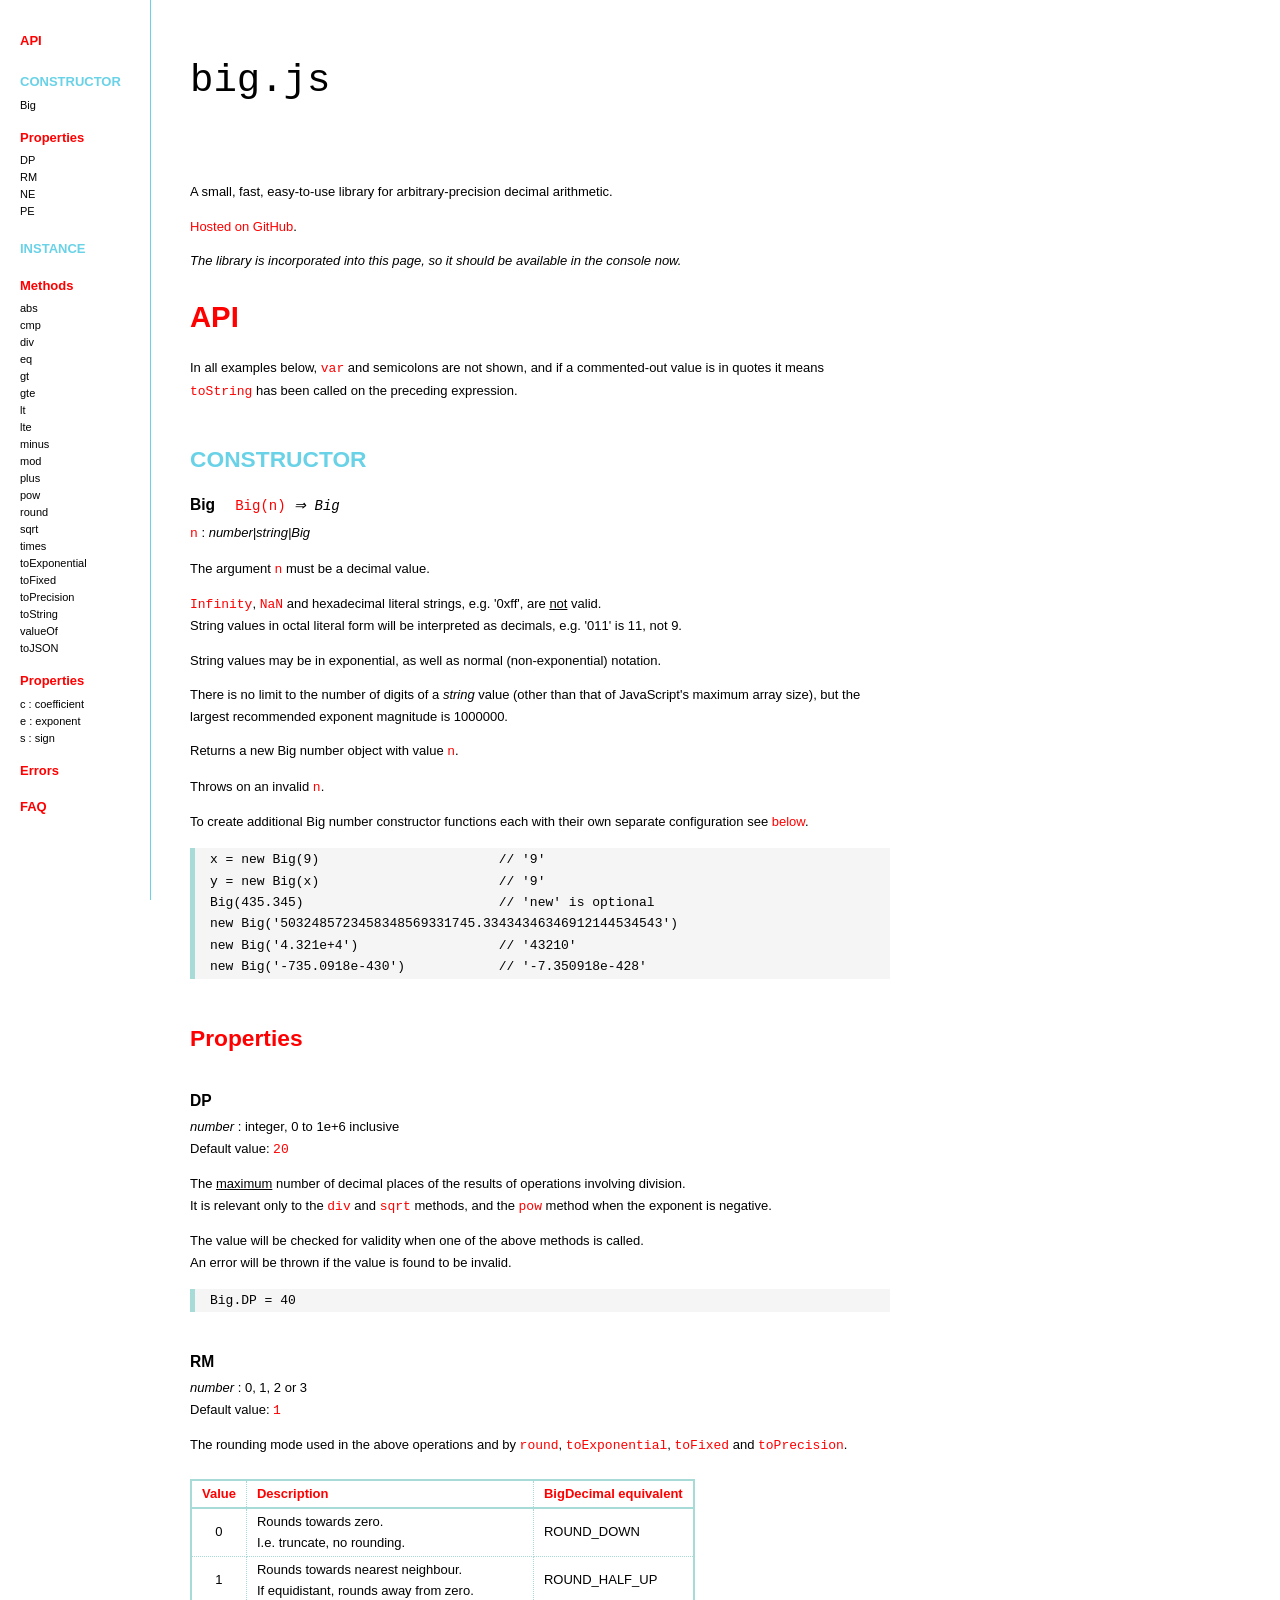
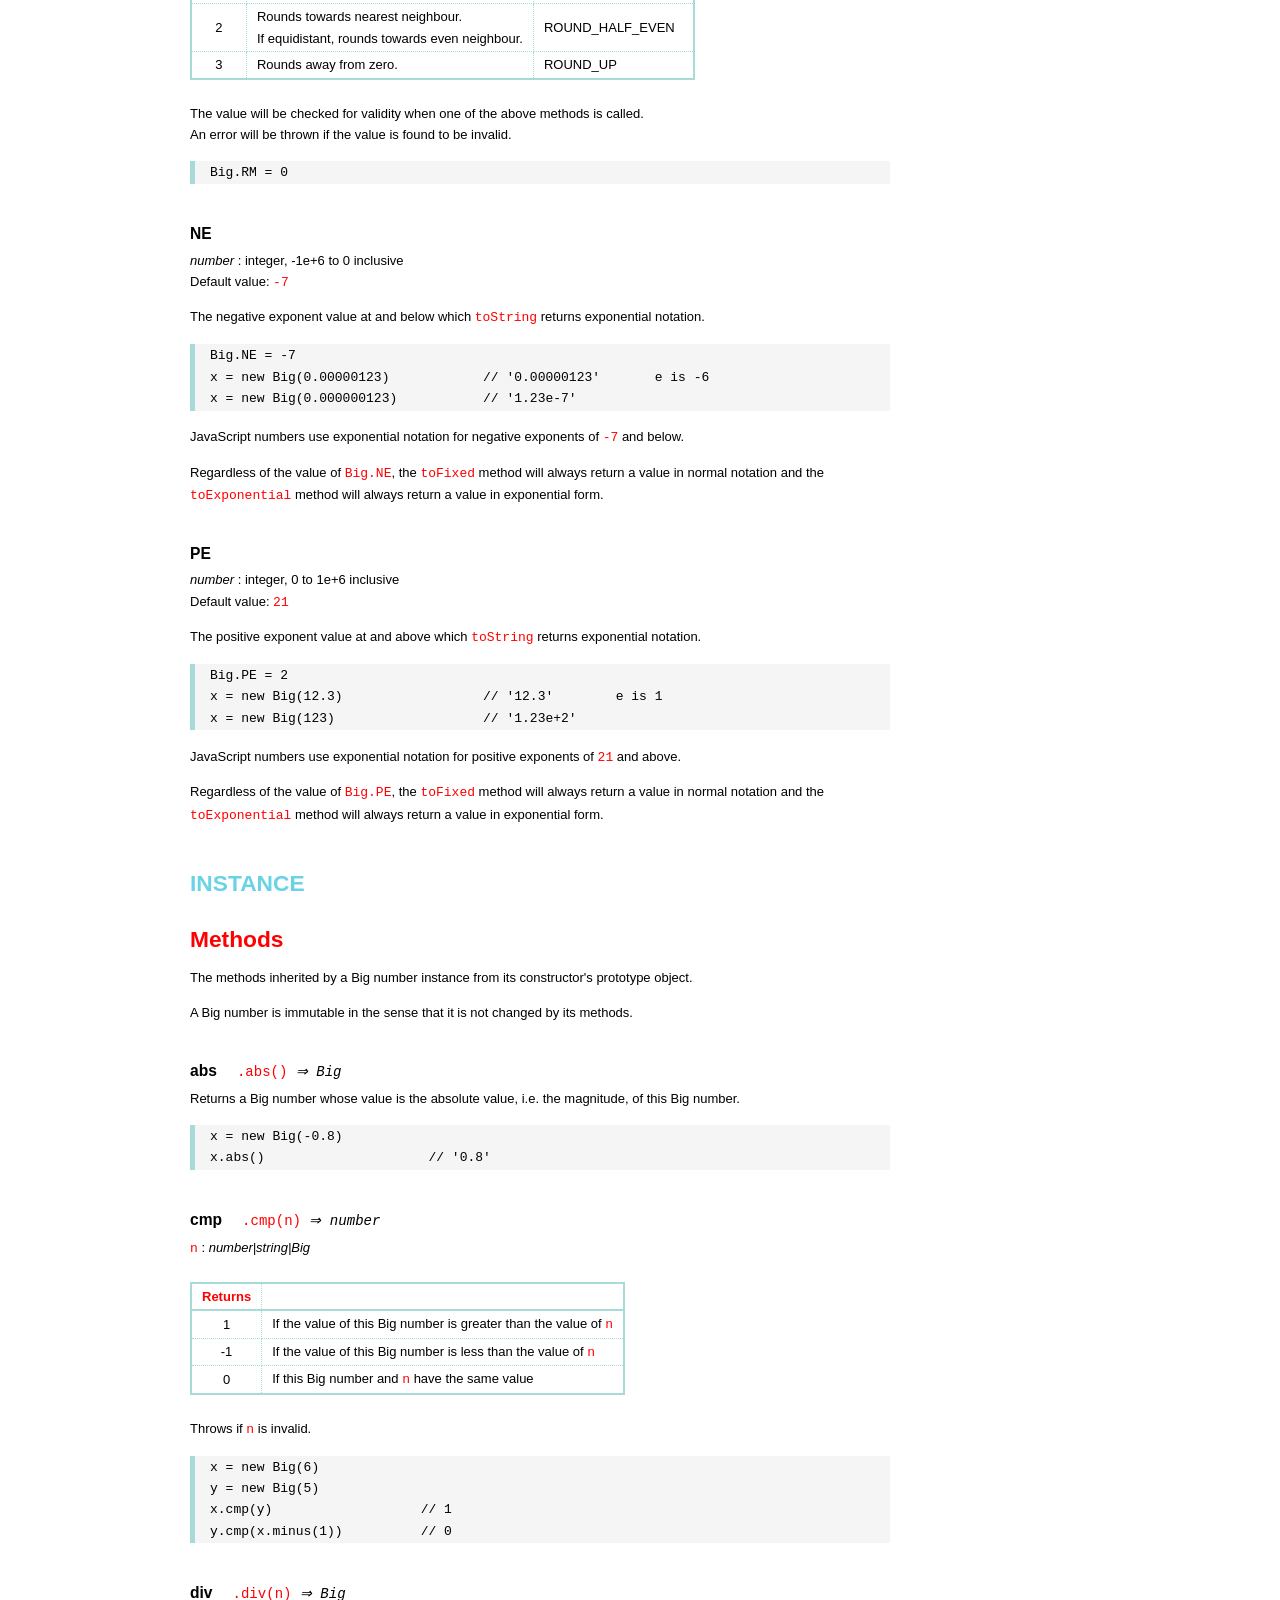
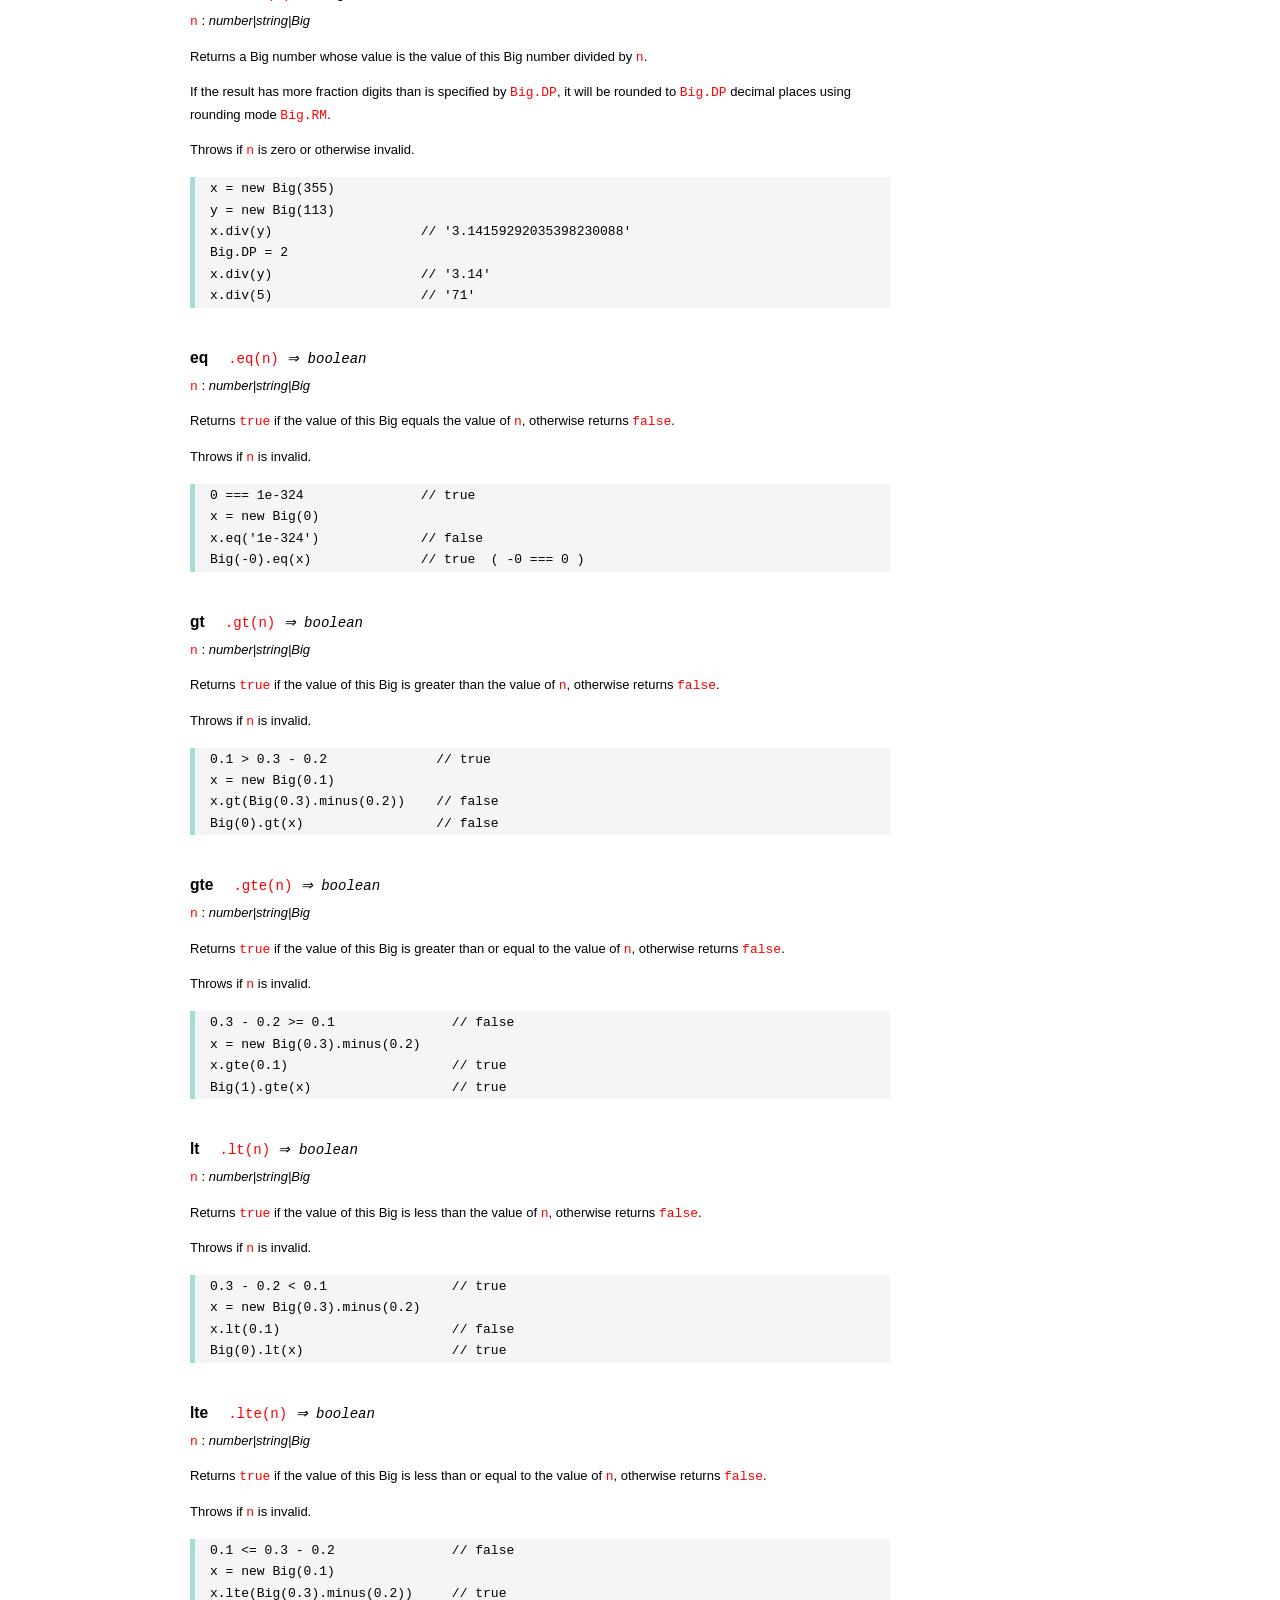
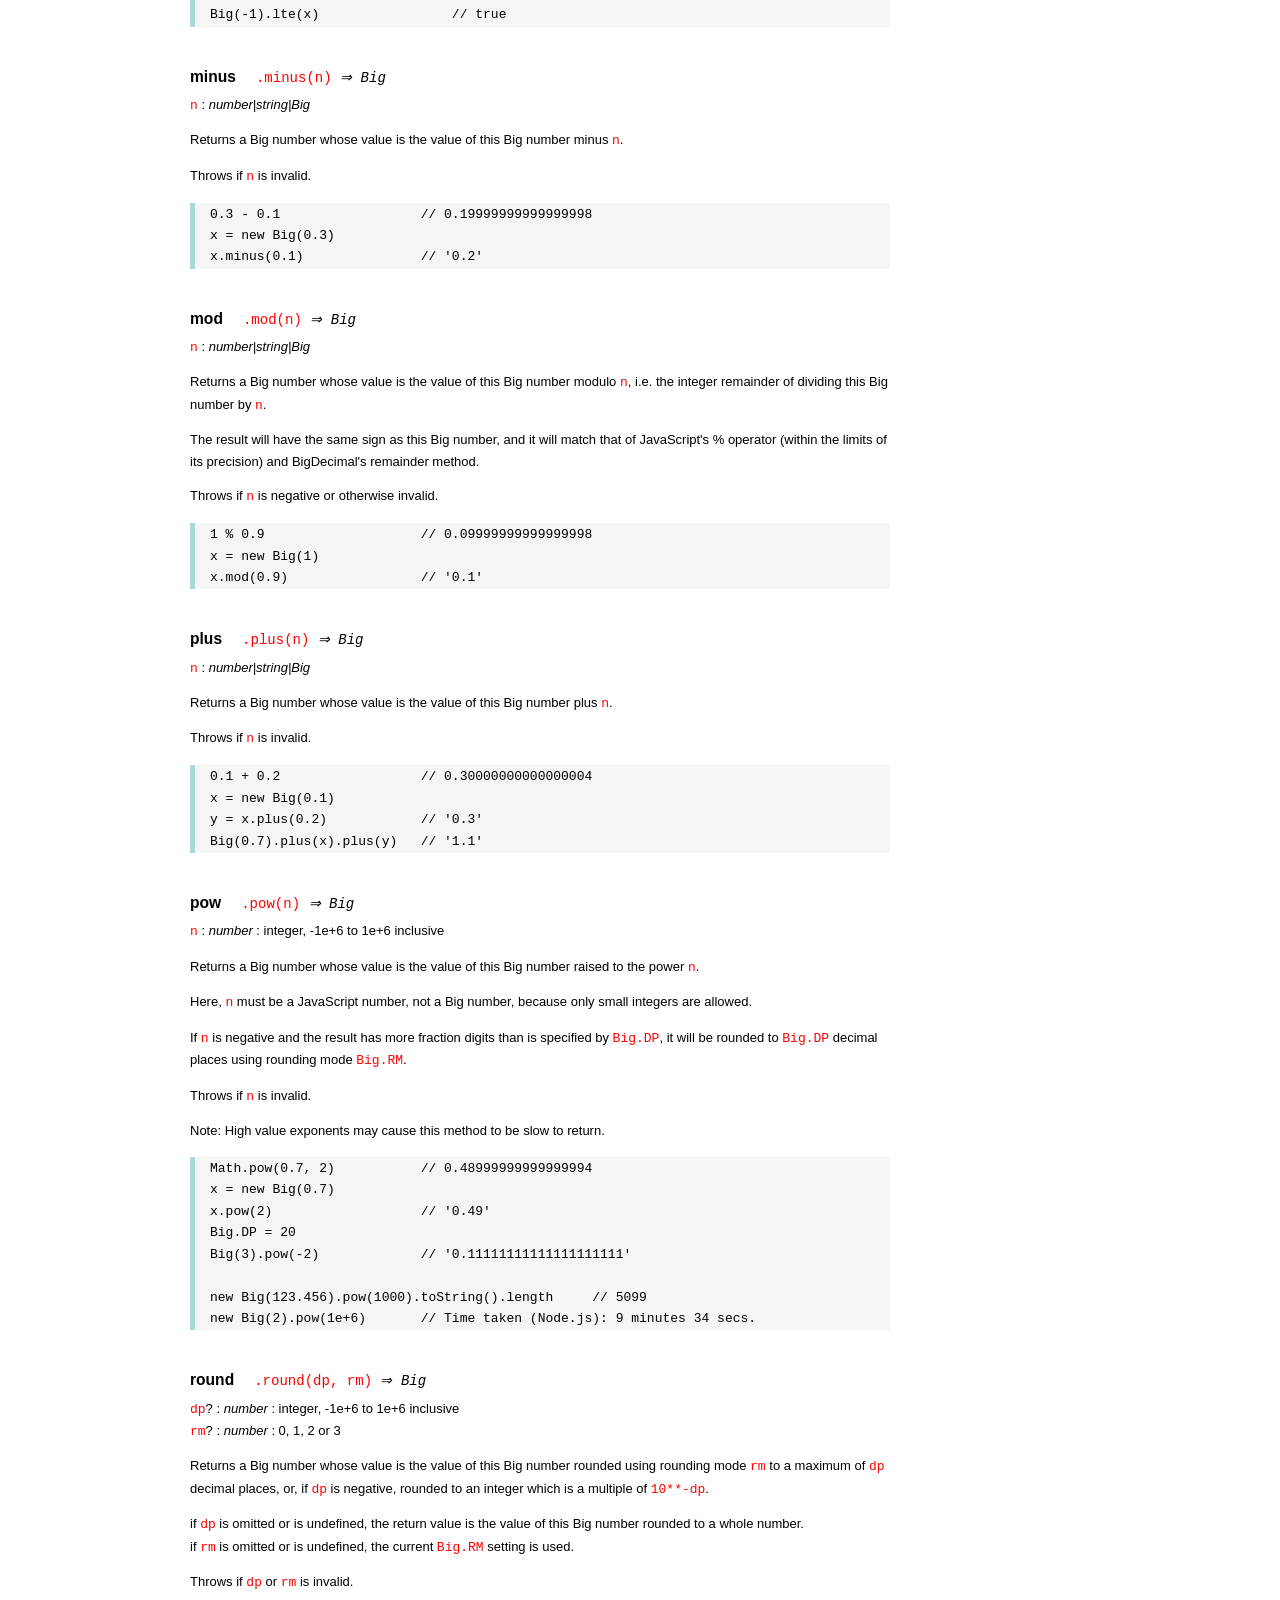
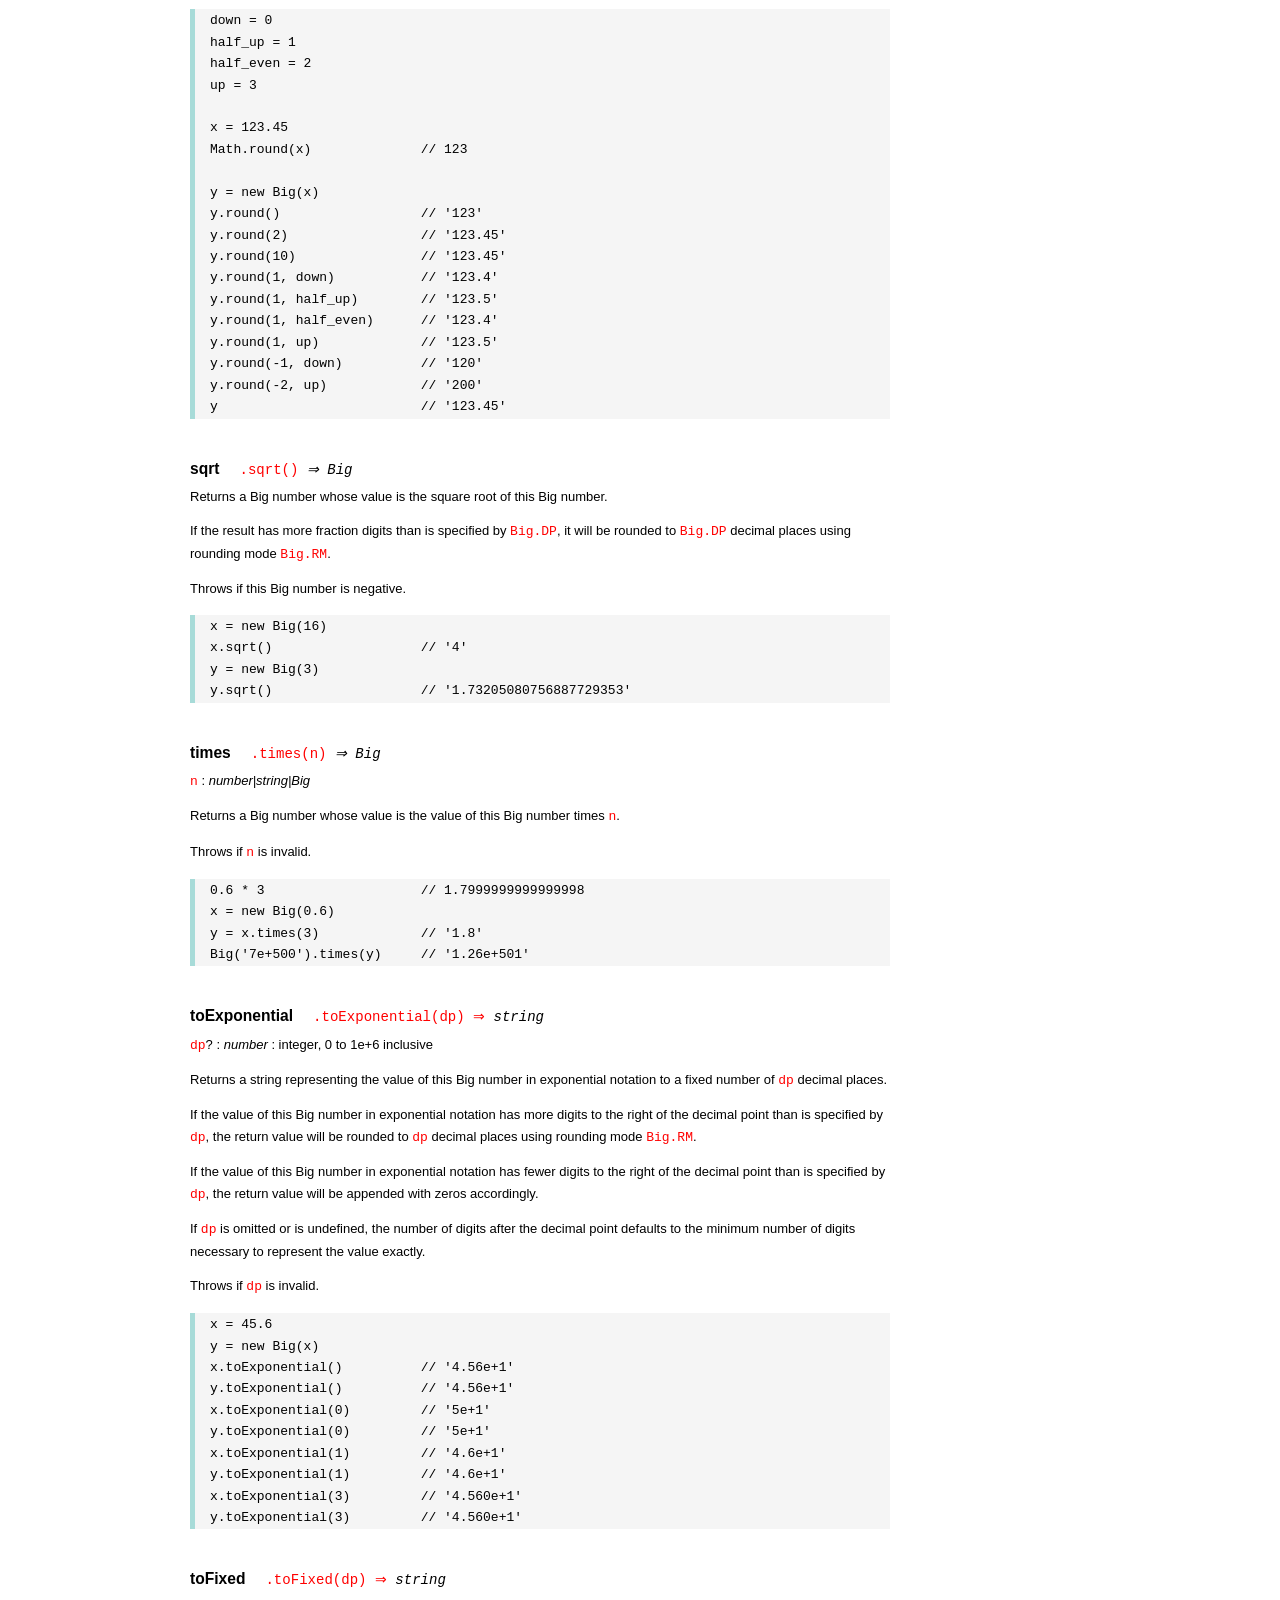
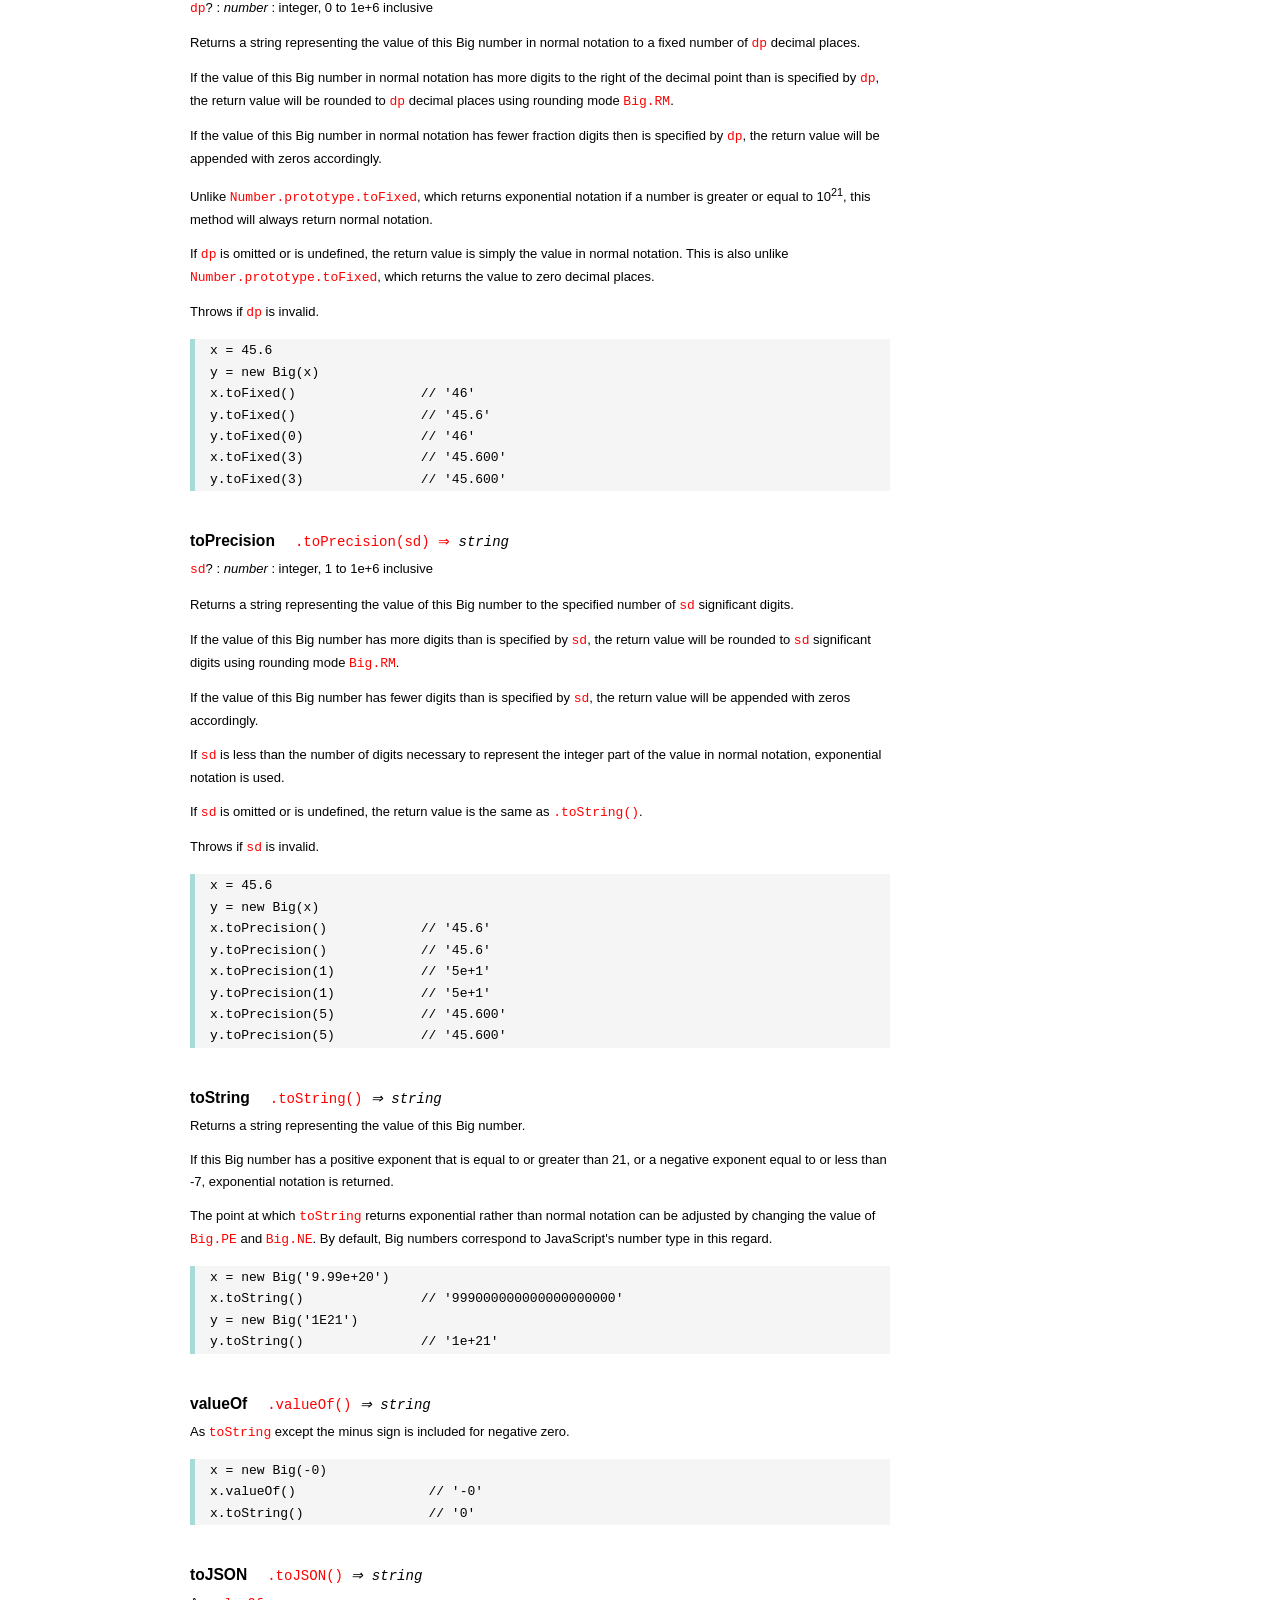
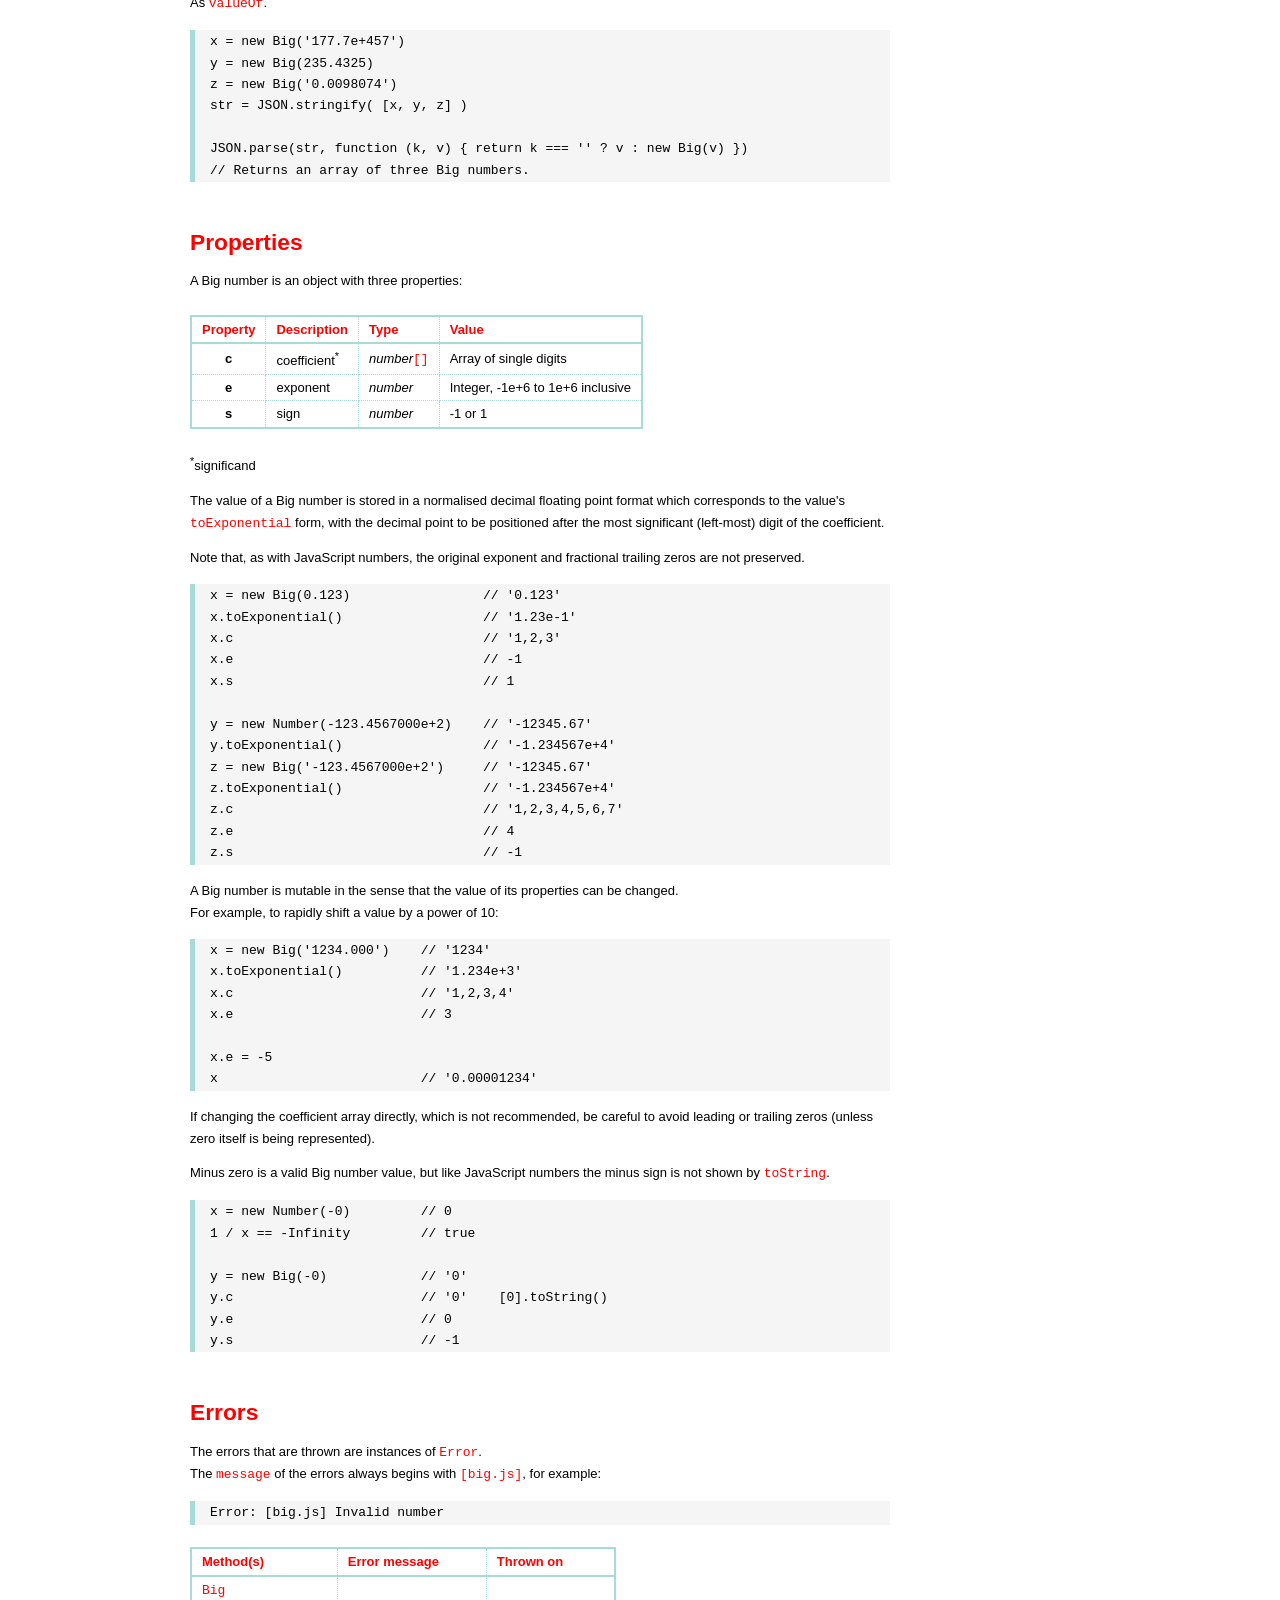
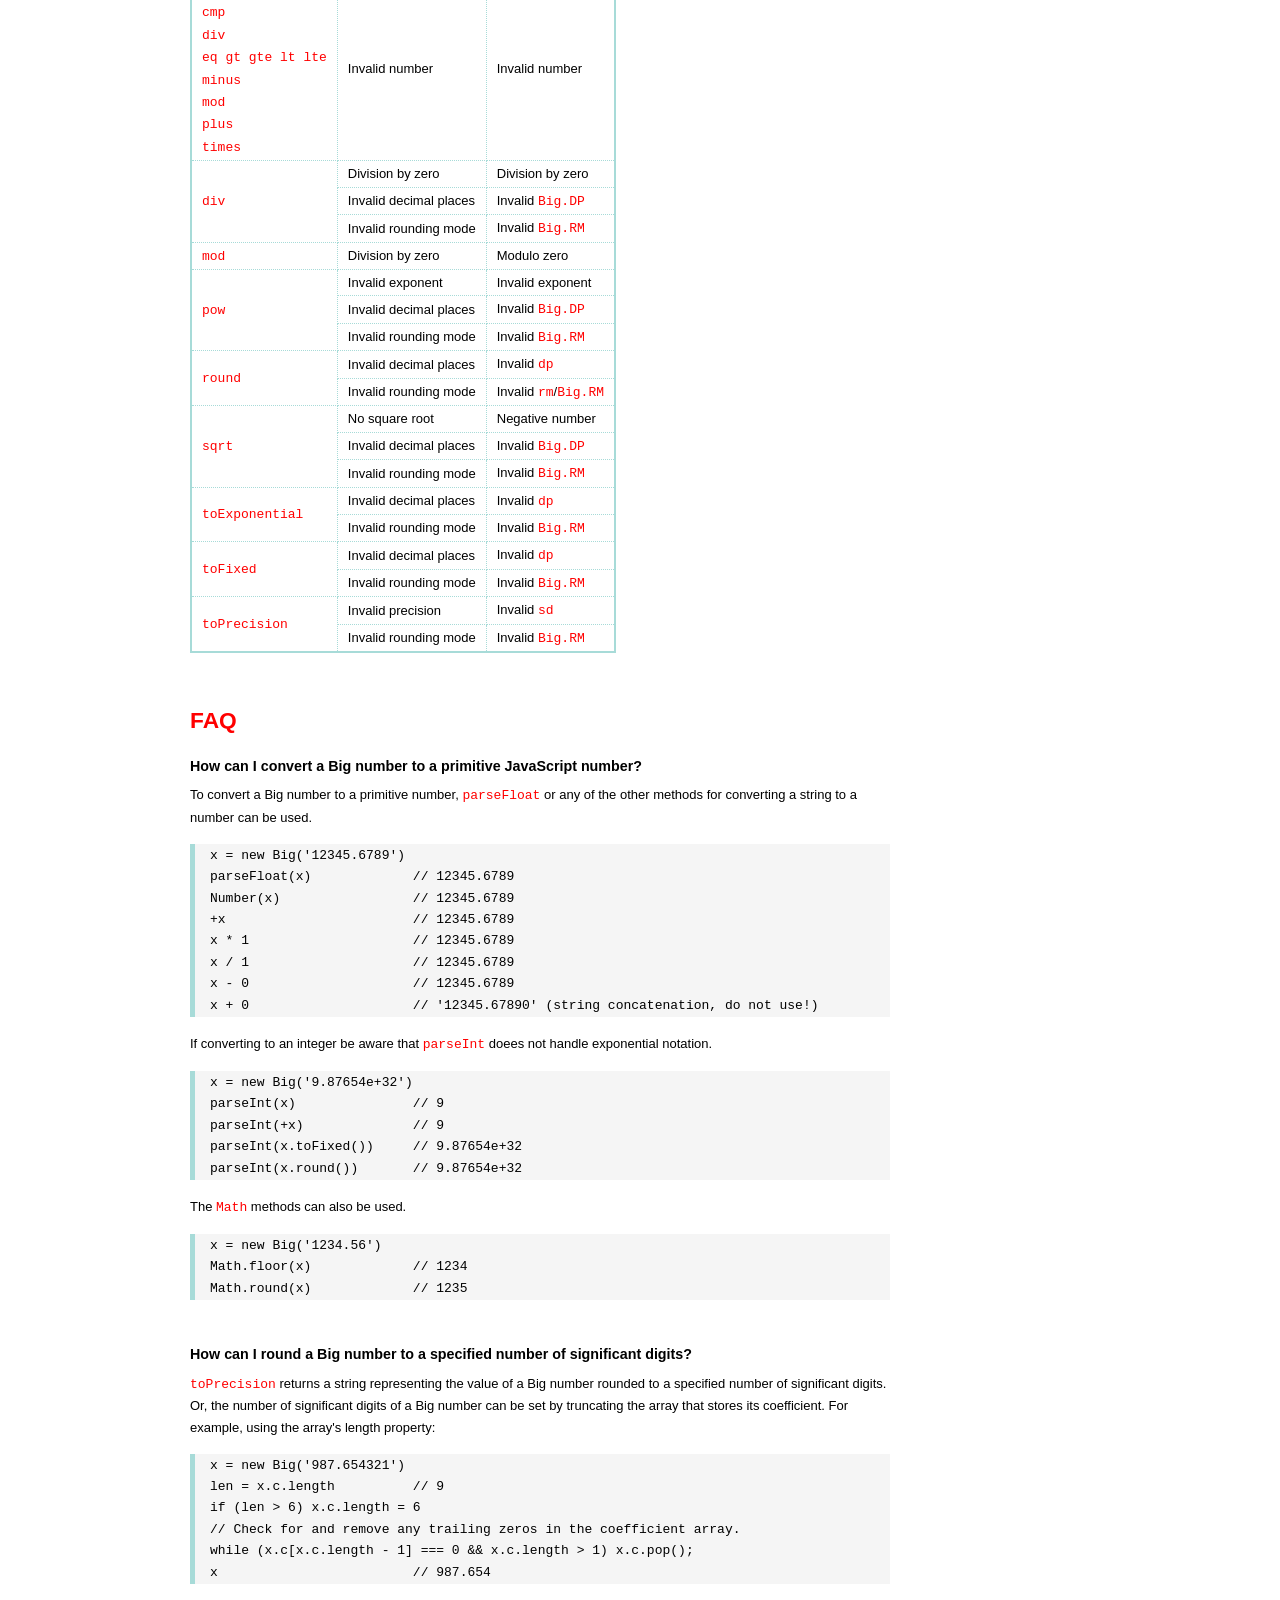
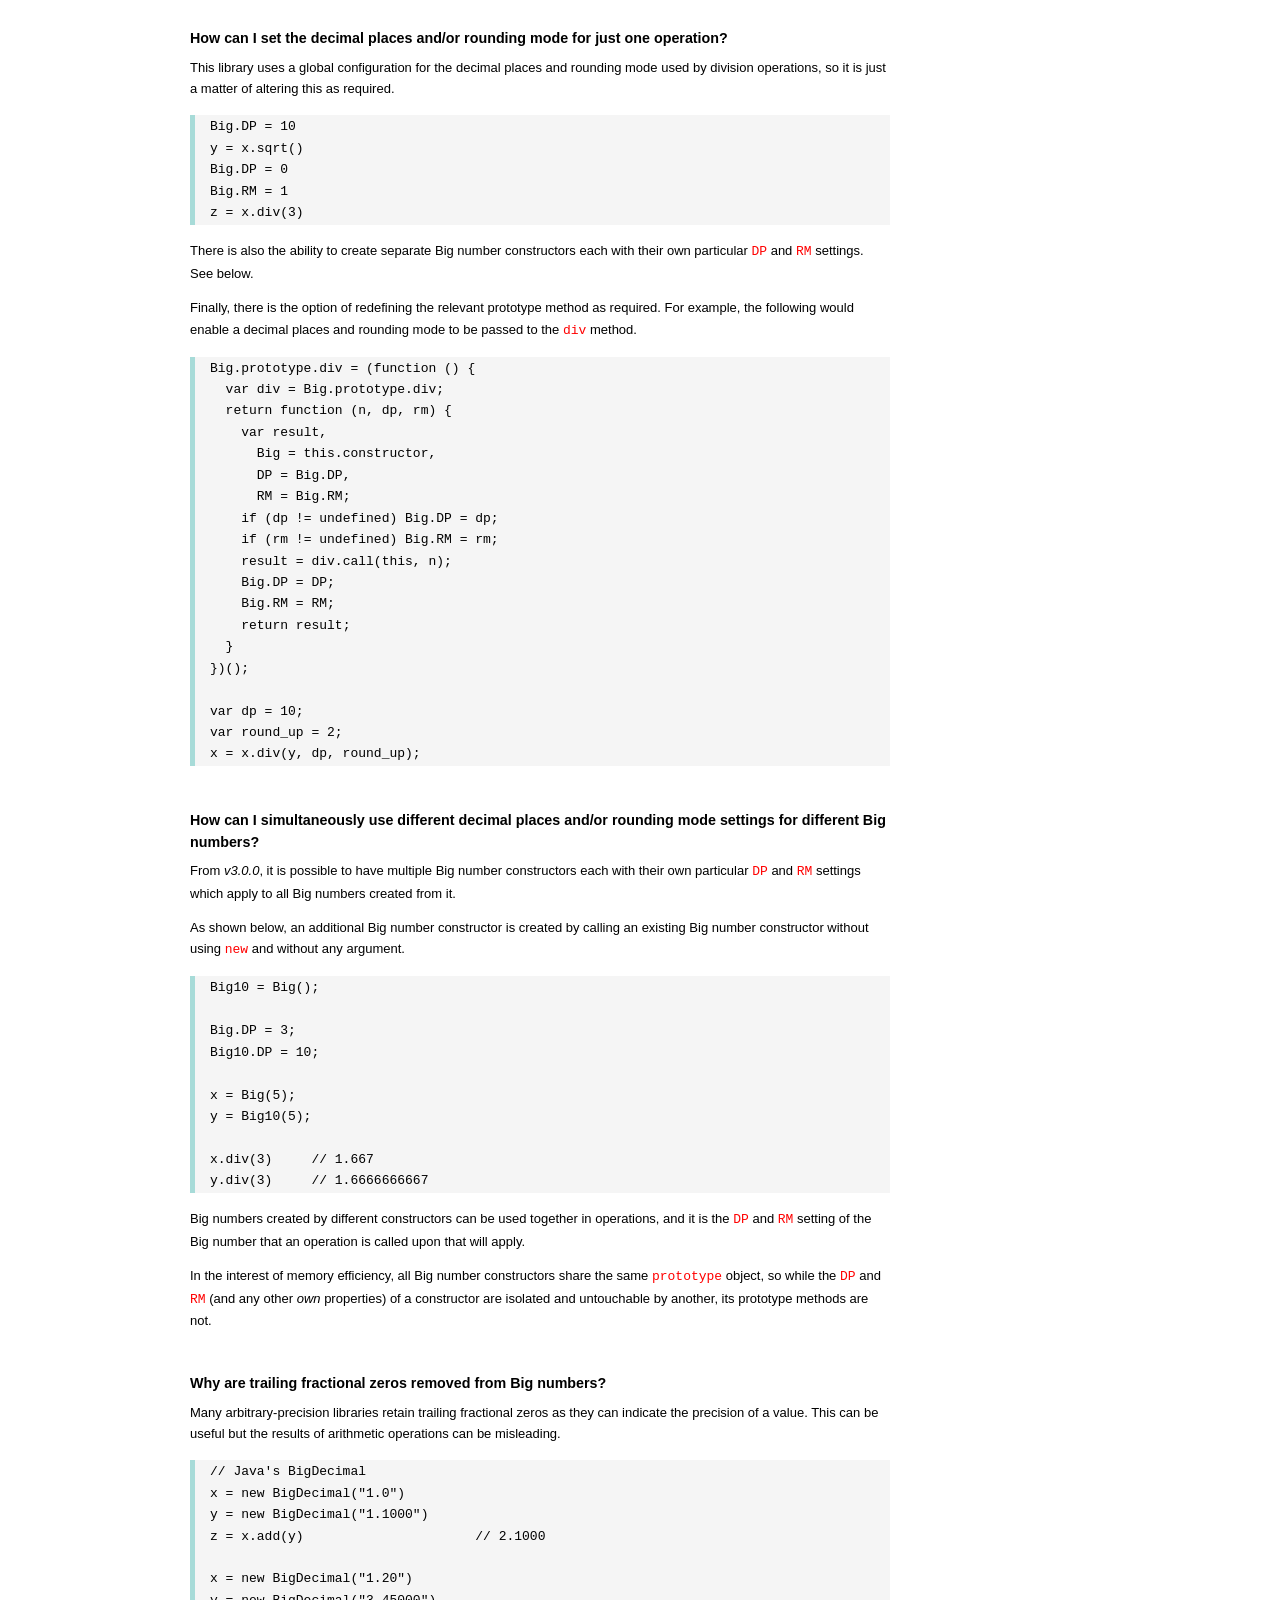
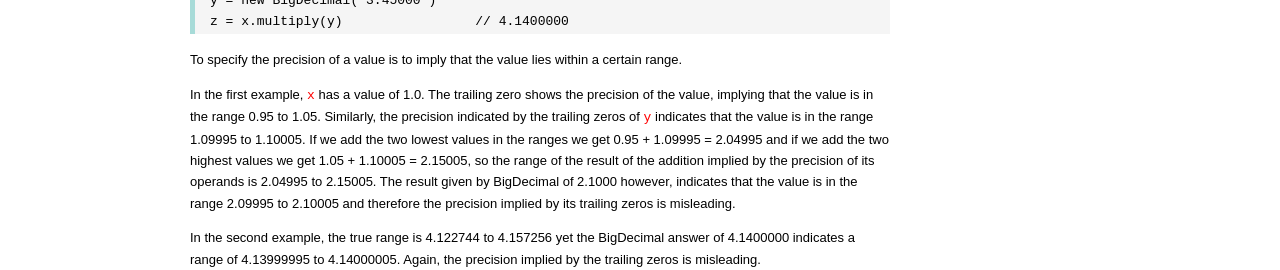
<file: js/big.js-master/docs/legacy/v5.2.x.html>
<!DOCTYPE HTML>
<html>
<head>
  <meta charset="utf-8">
  <meta name="Author" content="M Mclaughlin">
  <title>big.js API</title>
  <style>
html{font-family:sans-serif;font-size:100%}
body{font-family:"Helvetica Neue",Helvetica,Arial,sans-serif;font-size:13px;
  line-height:1.65em;background:#fff;min-height:100%;margin:0}
body,i{color:#000}
.nav{background:#fff;position:fixed;top:0;bottom:0;left:0;width:130px;
  overflow-y:auto;padding:15px 0 30px 20px; border-right: 1px solid #69d2e7}
div.container{width:700px;margin:30px 0 50px 190px}
p{margin:0 0 1em;width:700px}
pre,ul{margin:1em 0}
h1,h2,h3,h4,h5{margin:0;padding:1.5em 0 0}
h1,h2{padding:.75em 0 1em}
h1{font:400 3em Consolas, monaco, monospace;color:#000;margin-bottom:1em}
h2{font-size:2.25em;color:#f00}
h3{font-size:1.75em;color:#69d2e7}
h4{font-size:1.75em;color:#f00;padding-bottom:.75em}
h5{font-size:1.2em;padding-bottom:.3em}
h6{font-size:1.1em;margin:0;padding:0.5em 0}
b{font-weight:700}
a,a:visited{color:#f00;text-decoration:none}
a:active,a:hover{outline:0;text-decoration:underline}
a:hover{text-decoration:underline}
.nav a,.nav b,.nav a:visited{display:block;color:#f00;font-weight:700;
  margin-top:15px}
.nav b{color:#69d2e7;margin-top:20px;cursor:default;width:auto}
ul{list-style-type:none;padding:0 0 0 20px}
.nav ul{line-height:14px;padding-left:0;margin:5px 0 0}
.nav ul a,.nav ul a:visited{display:inline;color:#000;font-family:Verdana,
  Geneva,sans-serif;font-size:11px;font-weight:400;margin:0}
.inset,ul.inset{margin-left:20px}
code.inset{font-size:.9em}
.nav li{cursor:pointer;width:auto;margin:0 0 3px}
span.alias{font-style:italic;margin-left:20px}
table{border-collapse:collapse;border-spacing:0;border:2px solid #a7dbd8;
  margin:1.75em 0;padding:0}
td,th{text-align:left;margin:0;padding:2px 10px;border:1px dotted #a7dbd8}
th{border-top:2px solid #a7dbd8;border-bottom:2px solid #a7dbd8;color:#f00}
pre{background:#f5f5f5;white-space:pre-wrap;word-wrap:break-word;
  border-left:5px solid #a7dbd8;padding:1px 0 1px 15px;margin:1.2em 0}
code,pre{font-family:Monaco,Consolas,"Lucida Console",monospace;
  font-weight:400}
.end{margin-bottom:25px}
code, .nav-title, .error{color:#f00}
.centre{text-align:center}

  </style>
</head>
<body>

  <div class="nav">

    <a class='nav-title' href="#">API</a>

    <b> CONSTRUCTOR </b>
    <ul>
      <li><a href="#big">Big</a></li>
    </ul>

    <a href="#constructor-properties">Properties</a>
    <ul>
      <li><a href="#dp"     >DP</a></li>
      <li><a href="#rm"     >RM</a></li>
      <li><a href="#eneg"   >NE</a></li>
      <li><a href="#epos"   >PE</a></li>
    </ul>

    <b> INSTANCE </b>

    <a href="#prototype-methods">Methods</a>
    <ul>
      <li><a href="#abs"    >abs</a></li>
      <li><a href="#cmp"    >cmp</a></li>
      <li><a href="#div"    >div</a></li>
      <li><a href="#eq"     >eq</a></li>
      <li><a href="#gt"     >gt</a></li>
      <li><a href="#gte"    >gte</a></li>
      <li><a href="#lt"     >lt</a></li>
      <li><a href="#lte"    >lte</a></li>
      <li><a href="#minus"  >minus</a></li>
      <li><a href="#mod"    >mod</a></li>
      <li><a href="#plus"   >plus</a></li>
      <li><a href="#pow"    >pow</a></li>
      <li><a href="#round"  >round</a></li>
      <li><a href="#sqrt"   >sqrt</a></li>
      <li><a href="#times"  >times</a></li>
      <li><a href="#toE"    >toExponential</a></li>
      <li><a href="#toF"    >toFixed</a></li>
      <li><a href="#toP"    >toPrecision</a></li>
      <li><a href="#toS"    >toString</a></li>
      <li><a href="#valueOf">valueOf</a></li>
      <li><a href="#toJSON" >toJSON</a></li>
    </ul>

    <a href="#instance-properties">Properties</a>
    <ul>
      <li><a href="#coefficient">c : coefficient</a></li>
      <li><a href="#exponent"   >e : exponent</a></li>
      <li><a href="#sign"       >s : sign</a></li>
    </ul>

    <a href="#Errors">Errors</a>

    <a class='end' href="#faq">FAQ</a>

  </div>

  <div class="container">

    <h1>big.js</h1>

    <p>
      A small, fast, easy-to-use library for arbitrary-precision decimal
      arithmetic.
    </p>

    <p><a href="https://github.com/MikeMcl/big.js/">Hosted on GitHub</a>.</p>
    <p>
      <i>
        The library is incorporated into this page, so it should be available in
        the console now.
      </i>
    </p>

    <h2>API</h2>

    <p>
      In all examples below, <code>var</code> and semicolons are not shown, and
      if a commented-out value is in quotes it means <code>toString</code> has
      been called on the preceding expression.
    </p>



    <h3>CONSTRUCTOR</h3>

    <h5 id="big">
      Big<code class='inset'>Big(n) <i>&rArr; Big</i></code>
    </h5>
    <p><code>n</code> : <i>number|string|Big</i></p>
    <p>The argument <code>n</code> must be a decimal value.</p>
    <p>
      <code>Infinity</code>, <code>NaN</code> and hexadecimal literal
      strings, e.g. '0xff', are <u>not</u> valid.<br>
      String values in octal literal form will be interpreted as decimals,
      e.g. '011' is 11, not 9.
    </p>
    <p>
      String values may be in exponential, as well as normal (non-exponential)
      notation.
    </p>
    <p>
      There is no limit to the number of digits of a <em>string</em> value
      (other than that of JavaScript's maximum array size), but the largest
      recommended exponent magnitude is 1000000.
    </p>
    <p>Returns a new Big number object with value <code>n</code>.</p>
    <p>Throws on an invalid <code>n</code>.</p>
    <p>
      To create additional Big number constructor functions each with their own
      separate configuration see <a href='#multiple'>below</a>.
    </p>
    <pre>
x = new Big(9)                       // '9'
y = new Big(x)                       // '9'
Big(435.345)                         // 'new' is optional
new Big('5032485723458348569331745.33434346346912144534543')
new Big('4.321e+4')                  // '43210'
new Big('-735.0918e-430')            // '-7.350918e-428'</pre>



    <h4 id="constructor-properties">Properties</h4>

    <h5 id="dp">DP</h5>
    <p>
      <i>number</i> : integer, 0 to 1e+6 inclusive<br />
      Default value: <code>20</code>
    </p>
    <p>
      The <u>maximum</u> number of decimal places of the results of operations
      involving division.<br />
      It is relevant only to the <code>div</code> and <code>sqrt</code> methods,
      and the <code>pow</code> method when the exponent is negative.
    </p>
    <p>
      The value will be checked for validity when one of the above methods is
      called.<br /> An error will be thrown if the value is found to be invalid.
    </p>
    <pre>Big.DP = 40</pre>



    <h5 id="rm">RM</h5>
    <p>
      <i>number</i> : 0, 1, 2 or 3<br />
      Default value: <code>1</code>
    </p>
    <p>
      The rounding mode used in the above operations and by
      <a href='#round'><code>round</code></a>,
      <a href='#toE'><code>toExponential</code></a>,
      <a href='#toF'><code>toFixed</code></a> and
      <a href='#toP'><code>toPrecision</code></a>.
    </p>
    <table>
      <tr>
        <th>Value</th>
        <th>Description</th>
        <th>BigDecimal equivalent</th>
      </tr>
      <tr>
        <td class='centre'>0</td>
        <td>
          Rounds towards zero.<br />
          I.e. truncate, no rounding.
        </td>
        <td id="round-down">ROUND_DOWN</td>
      </tr>
      <tr>
        <td class='centre'>1</td>
        <td>
          Rounds towards nearest neighbour.<br />
          If equidistant, rounds away from zero.
        </td>
        <td id="round-half-up">ROUND_HALF_UP</td>
      </tr>
      <tr>
        <td class='centre'>2</td>
        <td>
          Rounds towards nearest neighbour.<br />
          If equidistant, rounds towards even neighbour.
        </td>
        <td id="round-half-even">ROUND_HALF_EVEN</td>
      </tr>
      <tr>
        <td class='centre'>3</td>
        <td>Rounds away from zero.</td>
        <td id="round-up">ROUND_UP</td>
      </tr>
    </table>
    <p>
      The value will be checked for validity when one of the above methods is
      called.<br /> An error will be thrown if the value is found to be invalid.
    </p>
    <pre>Big.RM = 0</pre>



    <h5 id="eneg">NE</h5>
    <p>
      <i>number</i> : integer, -1e+6 to 0 inclusive<br />
      Default value: <code>-7</code>
    </p>
    <p>
      The negative exponent value at and below which
      <a href='#toS'><code>toString</code></a> returns exponential notation.
    </p>
    <pre>
Big.NE = -7
x = new Big(0.00000123)            // '0.00000123'       e is -6
x = new Big(0.000000123)           // '1.23e-7'</pre>
    <p>
      JavaScript numbers use exponential notation for negative exponents of
      <code>-7</code> and below.
    </p>
    <p>
      Regardless of the value of <code>Big.NE</code>, the
      <a href='#toF'><code>toFixed</code></a> method will always return a value
      in normal notation and the <a href='#toE'><code>toExponential</code></a>
      method will always return a value in exponential form.
    </p>



    <h5 id="epos">PE</h5>
    <p>
      <i>number</i> : integer, 0 to 1e+6 inclusive<br />
      Default value: <code>21</code>
    </p>
    <p>
      The positive exponent value at and above which
      <a href='#toS'><code>toString</code></a> returns exponential notation.
    </p>
    <pre>
Big.PE = 2
x = new Big(12.3)                  // '12.3'        e is 1
x = new Big(123)                   // '1.23e+2'</pre>
    <p>
      JavaScript numbers use exponential notation for positive exponents of
      <code>21</code> and above.
    </p>
    <p>
      Regardless of the value of <code>Big.PE</code>, the
      <a href='#toF'><code>toFixed</code></a> method will always return a value
      in normal notation and the <a href='#toE'><code>toExponential</code></a>
      method will always return a value in exponential form.
    </p>



    <h3>INSTANCE</h3>

    <h4 id="prototype-methods">Methods</h4>
    <p>
      The methods inherited by a Big number instance from its constructor's
      prototype object.
    </p>
    <p>
      A Big number is immutable in the sense that it is not changed by its
      methods.
    </p>



    <h5 id="abs">abs<code class='inset'>.abs() <i>&rArr; Big</i></code></h5>
    <p>
      Returns a Big number whose value is the absolute value, i.e. the
      magnitude, of this Big number.
    </p>
    <pre>
x = new Big(-0.8)
x.abs()                     // '0.8'</pre>



    <h5 id="cmp">
      cmp<code class='inset'>.cmp(n) <i>&rArr; number</i></code>
    </h5>
    <p><code>n</code> : <i>number|string|Big</i><br /></p>
    <table>
      <tr>
        <th>Returns</th>
        <th colspan=2>&nbsp;</th>
      </tr>
      <tr>
        <td class='centre'>1</td>
        <td>
          If the value of this Big number is greater than the value of
          <code>n</code>
        </td>
      </tr>
      <tr>
        <td class='centre'>-1</td>
        <td>
          If the value of this Big number is less than the value of
          <code>n</code>
        </td>
      </tr>
      <tr>
        <td class='centre'>0</td>
        <td>If this Big number and <code>n</code> have the same value</td>
      </tr>
    </table>
    <p>Throws if <code>n</code> is invalid.</p>
    <pre>
x = new Big(6)
y = new Big(5)
x.cmp(y)                   // 1
y.cmp(x.minus(1))          // 0</pre>



    <h5 id="div">div<code class='inset'>.div(n) <i>&rArr; Big</i></code></h5>
    <p><code>n</code> : <i>number|string|Big</i><br /></p>
    <p>
      Returns a Big number whose value is the value of this Big number divided
      by <code>n</code>.
    </p>
    <p>
      If the result has more fraction digits than is specified by
      <a href='#dp'><code>Big.DP</code></a>, it will be rounded to
      <a href='#dp'><code>Big.DP</code></a> decimal places using rounding mode
      <a href='#rm'><code>Big.RM</code></a>.
    </p>
    <p>Throws if <code>n</code> is zero or otherwise invalid.</p>
    <pre>
x = new Big(355)
y = new Big(113)
x.div(y)                   // '3.14159292035398230088'
Big.DP = 2
x.div(y)                   // '3.14'
x.div(5)                   // '71'</pre>






    <h5 id="eq">eq<code class='inset'>.eq(n) <i>&rArr; boolean</i></code></h5>
    <p><code>n</code> : <i>number|string|Big</i></p>
    <p>
      Returns <code>true</code> if the value of this Big equals the value
      of <code>n</code>, otherwise returns <code>false</code>.
    </p>
    <p>Throws if <code>n</code> is invalid.</p>
    <pre>
0 === 1e-324               // true
x = new Big(0)
x.eq('1e-324')             // false
Big(-0).eq(x)              // true  ( -0 === 0 )</pre>



    <h5 id="gt">
      gt<code class='inset'>.gt(n) <i>&rArr; boolean</i></code>
    </h5>
    <p><code>n</code> : <i>number|string|Big</i></p>
    <p>
      Returns <code>true</code> if the value of this Big is greater than
      the value of <code>n</code>, otherwise returns <code>false</code>.
    </p>
    <p>Throws if <code>n</code> is invalid.</p>
    <pre>
0.1 &gt; 0.3 - 0.2              // true
x = new Big(0.1)
x.gt(Big(0.3).minus(0.2))    // false
Big(0).gt(x)                 // false</pre>



    <h5 id="gte">
      gte<code class='inset'>.gte(n) <i>&rArr; boolean</i></code>
    </h5>
    <p><code>n</code> : <i>number|string|Big</i></p>
    <p>
      Returns <code>true</code> if the value of this Big is greater than
      or equal to the value of <code>n</code>, otherwise returns
      <code>false</code>.
    </p>
    <p>Throws if <code>n</code> is invalid.</p>
    <pre>
0.3 - 0.2 &gt;= 0.1               // false
x = new Big(0.3).minus(0.2)
x.gte(0.1)                     // true
Big(1).gte(x)                  // true</pre>



    <h5 id="lt">
      lt<code class='inset'>.lt(n) <i>&rArr; boolean</i></code>
    </h5>
    <p><code>n</code> : <i>number|string|Big</i></p>
    <p>
      Returns <code>true</code> if the value of this Big is less than the
      value of <code>n</code>, otherwise returns <code>false</code>.
    </p>
    <p>Throws if <code>n</code> is invalid.</p>
    <pre>
0.3 - 0.2 &lt; 0.1                // true
x = new Big(0.3).minus(0.2)
x.lt(0.1)                      // false
Big(0).lt(x)                   // true</pre>



    <h5 id="lte">
      lte<code class='inset'>.lte(n) <i>&rArr; boolean</i></code>
    </h5>
    <p><code>n</code> : <i>number|string|Big</i></p>
    <p>
      Returns <code>true</code> if the value of this Big is less than or
      equal to the value of <code>n</code>, otherwise returns
      <code>false</code>.
    </p>
    <p>Throws if <code>n</code> is invalid.</p>
    <pre>
0.1 &lt;= 0.3 - 0.2               // false
x = new Big(0.1)
x.lte(Big(0.3).minus(0.2))     // true
Big(-1).lte(x)                 // true</pre>



    <h5 id="minus">
      minus<code class='inset'>.minus(n) <i>&rArr; Big</i></code>
    </h5>
    <p><code>n</code> : <i>number|string|Big</i></p>
    <p>
      Returns a Big number whose value is the value of this Big number minus
      <code>n</code>.
    </p>
    <p>Throws if <code>n</code> is invalid.</p>
    <pre>
0.3 - 0.1                  // 0.19999999999999998
x = new Big(0.3)
x.minus(0.1)               // '0.2'</pre>



    <h5 id="mod">mod<code class='inset'>.mod(n) <i>&rArr; Big</i></code></h5>
    <p><code>n</code> : <i>number|string|Big</i></p>
    <p>
      Returns a Big number whose value is the value of this Big number modulo
      <code>n</code>, i.e. the integer remainder of dividing this Big number by
      <code>n</code>.
    </p>
    <p>
      The result will have the same sign as this Big number, and it will match
      that of JavaScript's % operator (within the limits of its precision) and
      BigDecimal's remainder method.
    </p>
     <p>Throws if <code>n</code> is negative or otherwise invalid.</p>
    <pre>
1 % 0.9                    // 0.09999999999999998
x = new Big(1)
x.mod(0.9)                 // '0.1'</pre>



    <h5 id="plus">
      plus<code class='inset'>.plus(n) <i>&rArr; Big</i></code>
    </h5>
    <p><code>n</code> : <i>number|string|Big</i></p>
    <p>
      Returns a Big number whose value is the value of this Big number plus
      <code>n</code>.
    </p>
    <p>Throws if <code>n</code> is invalid.</p>
    <pre>
0.1 + 0.2                  // 0.30000000000000004
x = new Big(0.1)
y = x.plus(0.2)            // '0.3'
Big(0.7).plus(x).plus(y)   // '1.1'</pre>



     <h5 id="pow">pow<code class='inset'>.pow(n) <i>&rArr; Big</i></code>
    </h5>
    <p>
      <code>n</code> : <i>number</i> : integer, -1e+6 to 1e+6 inclusive
    </p>
    <p>
      Returns a Big number whose value is the value of this Big number raised to
      the power <code>n</code>.
    </p>
    <p>
      Here, <code>n</code> must be a JavaScript number, not a Big number,
      because only small integers are allowed.
    </p>
    <p>
      If <code>n</code> is negative and the result has more fraction digits
      than is specified by <a href='#dp'><code>Big.DP</code></a>, it will be
      rounded to <a href='#dp'><code>Big.DP</code></a> decimal places using
      rounding mode <a href='#rm'><code>Big.RM</code></a>.
    </p>
    <p>
      Throws if <code>n</code> is invalid.
    </p>
    <p>
      Note: High value exponents may cause this method to be slow to return.
    </p>
    <pre>
Math.pow(0.7, 2)           // 0.48999999999999994
x = new Big(0.7)
x.pow(2)                   // '0.49'
Big.DP = 20
Big(3).pow(-2)             // '0.11111111111111111111'

new Big(123.456).pow(1000).toString().length     // 5099
new Big(2).pow(1e+6)       // Time taken (Node.js): 9 minutes 34 secs.</pre>



    <h5 id="round">
      round<code class='inset'>.round(dp, rm)
      <i>&rArr; Big</i></code>
    </h5>
    <p>
      <code>dp</code>? : <i>number</i> : integer, -1e+6 to 1e+6 inclusive
      <br />
      <code>rm</code>? : <i>number</i> : 0, 1, 2 or 3
    </p>
    <p>
      Returns a Big number whose value is the value of this Big number rounded
      using rounding mode <code>rm</code> to a maximum of <code>dp</code>
      decimal places, or, if <code>dp</code> is negative, rounded to an
      integer which is a multiple of <code>10**-dp</code>.
    </p>
    <p>
      if <code>dp</code> is omitted or is undefined, the return value is the value of this Big
      number rounded to a whole number.<br />
      if <code>rm</code> is omitted or is undefined, the current
      <a href='#rm'><code>Big.RM</code></a> setting is used.
    </p>
    <p>
      Throws if <code>dp</code> or <code>rm</code> is invalid.
    </p>
    <pre>
down = 0
half_up = 1
half_even = 2
up = 3

x = 123.45
Math.round(x)              // 123

y = new Big(x)
y.round()                  // '123'
y.round(2)                 // '123.45'
y.round(10)                // '123.45'
y.round(1, down)           // '123.4'
y.round(1, half_up)        // '123.5'
y.round(1, half_even)      // '123.4'
y.round(1, up)             // '123.5'
y.round(-1, down)          // '120'
y.round(-2, up)            // '200'
y                          // '123.45'</pre>



    <h5 id="sqrt">sqrt<code class='inset'>.sqrt() <i>&rArr; Big</i></code></h5>
    <p>
      Returns a Big number whose value is the square root of this Big number.
    </p>
    <p>
      If the result has more fraction digits than is specified by
      <a href='#dp'><code>Big.DP</code></a>, it will be rounded to
      <a href='#dp'><code>Big.DP</code></a> decimal places using rounding mode
      <a href='#rm'><code>Big.RM</code></a>.
    </p>
    <p>Throws if this Big number is negative.</p>
    <pre>
x = new Big(16)
x.sqrt()                   // '4'
y = new Big(3)
y.sqrt()                   // '1.73205080756887729353'</pre>



    <h5 id="times">
      times<code class='inset'>.times(n) <i>&rArr; Big</i></code>
    </h5>
    <p><code>n</code> : <i>number|string|Big</i><br /></p>
    <p>
      Returns a Big number whose value is the value of this Big number times
      <code>n</code>.
    </p>
    <p>Throws if <code>n</code> is invalid.</p>
    <pre>
0.6 * 3                    // 1.7999999999999998
x = new Big(0.6)
y = x.times(3)             // '1.8'
Big('7e+500').times(y)     // '1.26e+501'</pre>



    <h5 id="toE">
      toExponential<code class='inset'>.toExponential(dp) &rArr;
      <i>string</i></code>
    </h5>
    <p><code>dp</code>? : <i>number</i> : integer, 0 to 1e+6 inclusive</p>
    <p>
      Returns a string representing the value of this Big number in exponential
      notation to a fixed number of <code>dp</code> decimal places.
    </p>
    <p>
      If the value of this Big number in exponential notation has more digits to
      the right of the decimal point than is specified by <code>dp</code>, the
      return value will be rounded to <code>dp</code> decimal places using
      rounding mode <a href='#rm'><code>Big.RM</code></a>.
    </p>
    <p>
      If the value of this Big number in exponential notation has fewer digits
      to the right of the decimal point than is specified by <code>dp</code>,
      the return value will be appended with zeros accordingly.
    </p>
    <p>
      If <code>dp</code> is omitted or is undefined, the number of digits
      after the decimal point defaults to the minimum number of digits
      necessary to represent the value exactly.
    </p>
    <p>
      Throws if <code>dp</code> is invalid.
    </p>
    <pre>
x = 45.6
y = new Big(x)
x.toExponential()          // '4.56e+1'
y.toExponential()          // '4.56e+1'
x.toExponential(0)         // '5e+1'
y.toExponential(0)         // '5e+1'
x.toExponential(1)         // '4.6e+1'
y.toExponential(1)         // '4.6e+1'
x.toExponential(3)         // '4.560e+1'
y.toExponential(3)         // '4.560e+1'</pre>



    <h5 id="toF">
      toFixed<code class='inset'>.toFixed(dp) &rArr;
      <i>string</i></code>
    </h5>
    <p>
      <code>dp</code>? : <i>number</i> : integer, 0 to 1e+6 inclusive
    </p>
    <p>
      Returns a string representing the value of this Big number in normal
      notation to a fixed number of <code>dp</code> decimal places.
    </p>
    <p>
      If the value of this Big number in normal notation has more digits to the
      right of the decimal point than is specified by <code>dp</code>, the
      return value will be rounded to <code>dp</code> decimal places using
      rounding mode <a href='#rm'><code>Big.RM</code></a>.
    </p>
    <p>
      If the value of this Big number in normal notation has fewer fraction
      digits then is specified by <code>dp</code>, the return value will be
      appended with zeros accordingly.
    </p>
    <p>
      Unlike <code>Number.prototype.toFixed</code>, which returns
      exponential notation if a number is greater or equal to 10<sup>21</sup>,
      this method will always return normal notation.
    </p>
    <p>
      If <code>dp</code> is omitted or is undefined, the return value is
      simply the value in normal notation. This is also unlike
      <code>Number.prototype.toFixed</code>, which returns the value to zero
      decimal places.
    </p>
    <p>
      Throws if <code>dp</code> is invalid.
    </p>
    <pre>
x = 45.6
y = new Big(x)
x.toFixed()                // '46'
y.toFixed()                // '45.6'
y.toFixed(0)               // '46'
x.toFixed(3)               // '45.600'
y.toFixed(3)               // '45.600'</pre>



    <h5 id="toP">
      toPrecision<code class='inset'>.toPrecision(sd) &rArr;
      <i>string</i></code>
    </h5>
    <p><code>sd</code>? : <i>number</i> : integer, 1 to 1e+6 inclusive</p>
    <p>
      Returns a string representing the value of this Big number to the
      specified number of <code>sd</code> significant digits.
    </p>
    <p>
      If the value of this Big number has more digits than is specified by
      <code>sd</code>, the return value will be rounded to <code>sd</code>
      significant digits using rounding mode
      <a href='#rm'><code>Big.RM</code></a>.
    </p>
    <p>
      If the value of this Big number has fewer digits than is specified by
      <code>sd</code>, the return value will be appended with zeros accordingly.
    </p>
    <p>
      If <code>sd</code> is less than the number of digits necessary to
      represent the integer part of the value in normal notation,
      exponential notation is used.
    </p>
    <p>
      If <code>sd</code> is omitted or is undefined, the return value is
      the same as <code>.toString()</code>.
    </p>
    <p>
      Throws if <code>sd</code> is invalid.
    </p>
    <pre>
x = 45.6
y = new Big(x)
x.toPrecision()            // '45.6'
y.toPrecision()            // '45.6'
x.toPrecision(1)           // '5e+1'
y.toPrecision(1)           // '5e+1'
x.toPrecision(5)           // '45.600'
y.toPrecision(5)           // '45.600'</pre>



    <h5 id="toS">
      toString<code class='inset'>.toString() <i>&rArr; string</i></code>
    </h5>
    <p>
      Returns a string representing the value of this Big number.
    </p>
     <p>
      If this Big number has a positive exponent that is equal to or greater
      than 21, or a negative exponent equal to or less than -7, exponential
      notation is returned.
    </p>
    <p>
      The point at which <code>toString</code> returns exponential rather than
      normal notation can be adjusted by changing the value of
      <a href='#epos'><code>Big.PE</code></a> and
      <a href='#eneg'><code>Big.NE</code></a>. By default, Big numbers
      correspond to JavaScript's number type in this regard.
    </p>
    <pre>
x = new Big('9.99e+20')
x.toString()               // '999000000000000000000'
y = new Big('1E21')
y.toString()               // '1e+21'
</pre>



    <h5 id="valueOf">
      valueOf<code class='inset'>.valueOf() <i>&rArr; string</i></code>
    </h5>
    <p>
      As <code>toString</code> except the minus sign is included for negative zero.
    </p>
    <pre>
x = new Big(-0)
x.valueOf()                 // '-0'
x.toString()                // '0'</pre>



    <h5 id="toJSON">
      toJSON<code class='inset'>.toJSON() <i>&rArr; string</i></code>
    </h5>
    <p>
      As <code>valueOf</code>.
    </p>
    <pre>
x = new Big('177.7e+457')
y = new Big(235.4325)
z = new Big('0.0098074')
str = JSON.stringify( [x, y, z] )

JSON.parse(str, function (k, v) { return k === '' ? v : new Big(v) })
// Returns an array of three Big numbers.</pre>



    <h4 id="instance-properties">Properties</h4>
    <p>
      A Big number is an object with three properties:
    </p>
    <table>
      <tr>
        <th>Property</th>
        <th>Description</th>
        <th>Type</th>
        <th>Value</th>
      </tr>
      <tr>
        <td class='centre' id='coefficient'><b>c</b></td>
        <td>coefficient<sup>*</sup></td>
        <td><i>number</i><code>[]</code></td>
        <td> Array of single digits</td>
      </tr>
      <tr>
        <td class='centre' id='exponent'><b>e</b></td>
        <td>exponent</td>
        <td><i>number</i></td>
        <td>Integer, -1e+6 to 1e+6 inclusive</td>
      </tr>
      <tr>
        <td class='centre' id='sign'><b>s</b></td>
        <td>sign</td>
        <td><i>number</i></td>
        <td>-1 or 1</td>
      </tr>
    </table>
    <p><sup>*</sup>significand</p>
    <p>
      The value of a Big number is stored in a normalised decimal floating point
      format which corresponds to the value's <code>toExponential</code> form,
      with the decimal point to be positioned after the most significant
      (left-most) digit of the coefficient.
    </p>
    <p>
      Note that, as with JavaScript numbers, the original exponent and
      fractional trailing zeros are not preserved.
    </p>
    <pre>x = new Big(0.123)                 // '0.123'
x.toExponential()                  // '1.23e-1'
x.c                                // '1,2,3'
x.e                                // -1
x.s                                // 1

y = new Number(-123.4567000e+2)    // '-12345.67'
y.toExponential()                  // '-1.234567e+4'
z = new Big('-123.4567000e+2')     // '-12345.67'
z.toExponential()                  // '-1.234567e+4'
z.c                                // '1,2,3,4,5,6,7'
z.e                                // 4
z.s                                // -1</pre>


    <p>
      A Big number is mutable in the sense that the value of its properties can
      be changed.<br />
      For example, to rapidly shift a value by a power of 10:
    </p>
    <pre>
x = new Big('1234.000')    // '1234'
x.toExponential()          // '1.234e+3'
x.c                        // '1,2,3,4'
x.e                        // 3

x.e = -5
x                          // '0.00001234'</pre>
    <p>
      If changing the coefficient array directly, which is not recommended, be
      careful to avoid leading or trailing zeros (unless zero itself is being
      represented).
    </p>
    <p>
      Minus zero is a valid Big number value, but like JavaScript numbers the
      minus sign is not shown by <code>toString</code>.
    </p>
    <pre>
x = new Number(-0)         // 0
1 / x == -Infinity         // true

y = new Big(-0)            // '0'
y.c                        // '0'    [0].toString()
y.e                        // 0
y.s                        // -1</pre>



    <h4 id='Errors'>Errors</h4>
    <p>
      The errors that are thrown are instances of <code>Error</code>.<br />
      The <code>message</code> of the errors always begins with
      <code class='error'>[big.js]</code>, for example:
    </p>
    <pre>Error: [big.js] Invalid number</pre>
    <table>
      <tr>
        <th>Method(s)</th>
        <th>Error message</th>
        <th>Thrown on</th>
      </tr>
      <tr>
        <td>
          <code>
            Big<br />cmp<br />div<br />eq gt gte lt lte<br />minus<br />mod
            <br />plus<br />times
          </code>
        </td>
        <td>Invalid number</td>
        <td>Invalid number</td>
      </tr>
      <tr>
        <td rowspan=3><code>div</code></td>
        <td>Division by zero</td>
        <td>Division by zero</td>
      </tr>
      <tr>
        <td>Invalid decimal places</td>
        <td>Invalid <code>Big.DP</code></td>
      </tr>
      <tr>
        <td>Invalid rounding mode</td>
        <td>Invalid <code>Big.RM</code></td>
      </tr>
      <tr>
        <td><code>mod</code></td>
        <td>Division by zero</td>
        <td>Modulo zero</td>
      </tr>
      <tr>
        <td rowspan=3><code>pow</code></td>
        <td>Invalid exponent</td>
        <td>Invalid exponent</td>
      </tr>
      <tr>
        <td>Invalid decimal places</td>
        <td>Invalid <code>Big.DP</code></td>
      </tr>
      <tr>
        <td>Invalid rounding mode</td>
        <td>Invalid <code>Big.RM</code></td>
      </tr>
      <tr>
        <td rowspan=2><code>round</code></td>
        <td>Invalid decimal places</td>
        <td>Invalid <code>dp</code></td>
      </tr>
      <tr>
        <td>Invalid rounding mode</i></td>
        <td>Invalid <code>rm</code>/<code>Big.RM</code></td>
      </tr>
      <tr>
        <td rowspan=3><code>sqrt</code></td>
        <td>No square root</td>
        <td>Negative number</td>
      </tr>
      <tr>
        <td>Invalid decimal places</td>
        <td>Invalid <code>Big.DP</code></td>
      </tr>
      <tr>
        <td>Invalid rounding mode</td>
        <td>Invalid <code>Big.RM</code></td>
      </tr>
      <tr>
        <td rowspan=2><code>toExponential</code></td>
        <td>Invalid decimal places</td>
        <td>Invalid <code>dp</code></td>
      </tr>
      <tr>
        <td>Invalid rounding mode</td>
        <td>Invalid <code>Big.RM</code></td>
      </tr>
      <tr>
        <td rowspan=2><code>toFixed</code></td>
        <td>Invalid decimal places</td>
        <td>Invalid <code>dp</code></td>
      </tr>
      <tr>
        <td>Invalid rounding mode</td>
        <td>Invalid <code>Big.RM</code></td>
      </tr>
      <tr>
        <td rowspan=2><code>toPrecision</code></td>
        <td>Invalid precision</td>
        <td>Invalid <code>sd</code></td>
      </tr>
      <tr>
        <td>Invalid rounding mode</td>
        <td>Invalid <code>Big.RM</code></td>
      </tr>
    </table>



    <h4 id='faq'>FAQ</h4>
    <h6>How can I convert a Big number to a primitive JavaScript number?</h6>
    <p>
      To convert a Big number to a primitive number, <code>parseFloat</code> or
      any of the other methods for converting a string to a number can be used.
    </p>
    <pre>
x = new Big('12345.6789')
parseFloat(x)             // 12345.6789
Number(x)                 // 12345.6789
+x                        // 12345.6789
x * 1                     // 12345.6789
x / 1                     // 12345.6789
x - 0                     // 12345.6789
x + 0                     // '12345.67890' (string concatenation, do not use!)
</pre>
    <p>
      If converting to an integer be aware that <code>parseInt</code> doees not
      handle exponential notation.
    <p>
    <pre>
x = new Big('9.87654e+32')
parseInt(x)               // 9
parseInt(+x)              // 9
parseInt(x.toFixed())     // 9.87654e+32
parseInt(x.round())       // 9.87654e+32
</pre>
    <p>
      The <code>Math</code> methods can also be used.
    <p>
    <pre>
x = new Big('1234.56')
Math.floor(x)             // 1234
Math.round(x)             // 1235
</pre>
    <br />

     <h6>
      How can I round a Big number to a specified number of significant digits?
    </h6>
    <p>
      <a href='#toP'><code>toPrecision</code></a> returns a string representing
      the value of a Big number rounded to a specified number of significant
      digits. Or, the number of significant digits of a Big number can be set by
      truncating the array that stores its coefficient. For example, using the
      array's length property:
    </p>
    <pre>
x = new Big('987.654321')
len = x.c.length          // 9
if (len > 6) x.c.length = 6
// Check for and remove any trailing zeros in the coefficient array.
while (x.c[x.c.length - 1] === 0 && x.c.length > 1) x.c.pop();
x                         // 987.654
</pre>
    <br />

    <h6>
      How can I set the decimal places and/or rounding mode for just one
      operation?
    </h6>
    <p>
      This library uses a global configuration for the decimal places and
      rounding mode used by division operations, so it is just a matter of
      altering this as required.
    </p>
    <pre>
Big.DP = 10
y = x.sqrt()
Big.DP = 0
Big.RM = 1
z = x.div(3)
</pre>
    <p>
      There is also the ability to create separate Big number constructors each
      with their own particular <code>DP</code> and <code>RM</code> settings.
      See below.
    </p>
    <p>
      Finally, there is the option of redefining the relevant prototype method
      as required. For example, the following would enable a decimal
      places and rounding mode to be passed to the <code>div</code> method.
    </p>
    <pre>
Big.prototype.div = (function () {
  var div = Big.prototype.div;
  return function (n, dp, rm) {
    var result,
      Big = this.constructor,
      DP = Big.DP,
      RM = Big.RM;
    if (dp != undefined) Big.DP = dp;
    if (rm != undefined) Big.RM = rm;
    result = div.call(this, n);
    Big.DP = DP;
    Big.RM = RM;
    return result;
  }
})();

var dp = 10;
var round_up = 2;
x = x.div(y, dp, round_up);
</pre>
    <br />

    <h6 id="multiple">
      How can I simultaneously use different decimal places and/or rounding mode
      settings for different Big numbers?
    </h6>
    <p>
      From <i>v3.0.0</i>, it is possible to have multiple Big number
      constructors each with their own particular <code>DP</code> and
      <code>RM</code> settings which apply to all Big numbers created from it.
    </p>
    <p>
      As shown below, an additional Big number constructor is created by calling
      an existing Big number constructor without using <code>new</code> and
      without any argument.
    </p>
    <pre>
Big10 = Big();

Big.DP = 3;
Big10.DP = 10;

x = Big(5);
y = Big10(5);

x.div(3)     // 1.667
y.div(3)     // 1.6666666667
</pre>
    <p>
      Big numbers created by different constructors can be used together in
      operations, and it is the <code>DP</code> and <code>RM</code> setting of
      the Big number that an operation is called upon that will apply.
    </p>
    <p>
      In the interest of memory efficiency, all Big number constructors share
      the same <code>prototype</code> object, so while the <code>DP</code> and
      <code>RM</code> (and any other <i>own</i> properties) of a constructor are
      isolated and untouchable by another, its prototype methods are not.
    </p>
    <br />

    <h6>Why are trailing fractional zeros removed from Big numbers?</h6>
    <p>
      Many arbitrary-precision libraries retain trailing fractional zeros as
      they can indicate the precision of a value. This can be useful but the
      results of arithmetic operations can be misleading.
    </p>
    <pre>
// Java's BigDecimal
x = new BigDecimal("1.0")
y = new BigDecimal("1.1000")
z = x.add(y)                      // 2.1000

x = new BigDecimal("1.20")
y = new BigDecimal("3.45000")
z = x.multiply(y)                 // 4.1400000
</pre>
    <p>
      To specify the precision of a value is to imply that the value lies
      within a certain range.
    </p>
    <p>
      In the first example, <code>x</code> has a value of 1.0. The trailing zero
      shows the precision of the value, implying that the value is in the range
      0.95 to 1.05. Similarly, the precision indicated by the trailing zeros of
      <code>y</code> indicates that the value is in the range 1.09995 to
      1.10005. If we add the two lowest values in the ranges we get 0.95 +
      1.09995 = 2.04995 and if we add the two highest values we get 1.05 +
      1.10005 = 2.15005, so the range of the result of the addition implied by
      the precision of its operands is 2.04995 to 2.15005. The result given by
      BigDecimal of 2.1000 however, indicates that the value is in the range
      2.09995 to 2.10005 and therefore the precision implied by its trailing
      zeros is misleading.
    </p>
    <p>
      In the second example, the true range is 4.122744 to 4.157256 yet the
      BigDecimal answer of 4.1400000 indicates a range of 4.13999995 to
      4.14000005. Again, the precision implied by the trailing zeros is
      misleading.
    </p>
    <p>
      This library, like binary floating-point and most calculators, does not
      retain trailing fractional zeros.<br />
      Instead, the <code>toExponential</code>, <code>toFixed</code> and
      <code>toPrecision</code> methods enable trailing zeros to be added if and
      when required.
    </p>
    <br />

  </div>
  
  <script>
/* big.js v5.2.0 https://github.com/MikeMcl/big.js/LICENCE */
!function(e){"use strict";var r,i=20,s=1,P=1e6,o=-7,f=21,c="[big.js] ",u=c+"Invalid ",b=u+"decimal places",h=u+"rounding mode",x=c+"Division by zero",l={},D=void 0,a=/^-?(\d+(\.\d*)?|\.\d+)(e[+-]?\d+)?$/i;function R(e,r,t,n){var i=e.c,s=e.e+r+1;if(s<i.length){if(1===t)n=5<=i[s];else if(2===t)n=5<i[s]||5==i[s]&&(n||s<0||i[s+1]!==D||1&i[s-1]);else if(3===t)n=n||!!i[0];else if(n=!1,0!==t)throw Error(h);if(s<1)i.length=1,i[0]=n?(e.e=-r,1):e.e=0;else{if(i.length=s--,n)for(;9<++i[s];)i[s]=0,s--||(++e.e,i.unshift(1));for(s=i.length;!i[--s];)i.pop()}}else if(t<0||3<t||t!==~~t)throw Error(h);return e}function t(e,r,t,n){var i,s,o=e.constructor,f=!e.c[0];if(t!==D){if(t!==~~t||t<(3==r)||P<t)throw Error(3==r?u+"precision":b);for(t=n-(e=new o(e)).e,e.c.length>++n&&R(e,t,o.RM),2==r&&(n=e.e+t+1);e.c.length<n;)e.c.push(0)}if(i=e.e,t=(s=e.c.join("")).length,2!=r&&(1==r||3==r&&n<=i||i<=o.NE||i>=o.PE))s=s.charAt(0)+(1<t?"."+s.slice(1):"")+(i<0?"e":"e+")+i;else if(i<0){for(;++i;)s="0"+s;s="0."+s}else if(0<i)if(++i>t)for(i-=t;i--;)s+="0";else i<t&&(s=s.slice(0,i)+"."+s.slice(i));else 1<t&&(s=s.charAt(0)+"."+s.slice(1));return e.s<0&&(!f||4==r)?"-"+s:s}l.abs=function(){var e=new this.constructor(this);return e.s=1,e},l.cmp=function(e){var r,t=this,n=t.c,i=(e=new t.constructor(e)).c,s=t.s,o=e.s,f=t.e,c=e.e;if(!n[0]||!i[0])return n[0]?s:i[0]?-o:0;if(s!=o)return s;if(r=s<0,f!=c)return c<f^r?1:-1;for(o=(f=n.length)<(c=i.length)?f:c,s=-1;++s<o;)if(n[s]!=i[s])return n[s]>i[s]^r?1:-1;return f==c?0:c<f^r?1:-1},l.div=function(e){var r=this,t=r.constructor,n=r.c,i=(e=new t(e)).c,s=r.s==e.s?1:-1,o=t.DP;if(o!==~~o||o<0||P<o)throw Error(b);if(!i[0])throw Error(x);if(!n[0])return new t(0*s);var f,c,u,h,l,a=i.slice(),g=f=i.length,p=n.length,w=n.slice(0,f),d=w.length,v=e,m=v.c=[],E=0,M=o+(v.e=r.e-e.e)+1;for(v.s=s,s=M<0?0:M,a.unshift(0);d++<f;)w.push(0);do{for(u=0;u<10;u++){if(f!=(d=w.length))h=d<f?1:-1;else for(l=-1,h=0;++l<f;)if(i[l]!=w[l]){h=i[l]>w[l]?1:-1;break}if(!(h<0))break;for(c=d==f?i:a;d;){if(w[--d]<c[d]){for(l=d;l&&!w[--l];)w[l]=9;--w[l],w[d]+=10}w[d]-=c[d]}for(;!w[0];)w.shift()}m[E++]=h?u:++u,w[0]&&h?w[d]=n[g]||0:w=[n[g]]}while((g++<p||w[0]!==D)&&s--);return m[0]||1==E||(m.shift(),v.e--),M<E&&R(v,o,t.RM,w[0]!==D),v},l.eq=function(e){return!this.cmp(e)},l.gt=function(e){return 0<this.cmp(e)},l.gte=function(e){return-1<this.cmp(e)},l.lt=function(e){return this.cmp(e)<0},l.lte=function(e){return this.cmp(e)<1},l.minus=l.sub=function(e){var r,t,n,i,s=this,o=s.constructor,f=s.s,c=(e=new o(e)).s;if(f!=c)return e.s=-c,s.plus(e);var u=s.c.slice(),h=s.e,l=e.c,a=e.e;if(!u[0]||!l[0])return l[0]?(e.s=-c,e):new o(u[0]?s:0);if(f=h-a){for((n=(i=f<0)?(f=-f,u):(a=h,l)).reverse(),c=f;c--;)n.push(0);n.reverse()}else for(t=((i=u.length<l.length)?u:l).length,f=c=0;c<t;c++)if(u[c]!=l[c]){i=u[c]<l[c];break}if(i&&(n=u,u=l,l=n,e.s=-e.s),0<(c=(t=l.length)-(r=u.length)))for(;c--;)u[r++]=0;for(c=r;f<t;){if(u[--t]<l[t]){for(r=t;r&&!u[--r];)u[r]=9;--u[r],u[t]+=10}u[t]-=l[t]}for(;0===u[--c];)u.pop();for(;0===u[0];)u.shift(),--a;return u[0]||(e.s=1,u=[a=0]),e.c=u,e.e=a,e},l.mod=function(e){var r,t=this,n=t.constructor,i=t.s,s=(e=new n(e)).s;if(!e.c[0])throw Error(x);return t.s=e.s=1,r=1==e.cmp(t),t.s=i,e.s=s,r?new n(t):(i=n.DP,s=n.RM,n.DP=n.RM=0,t=t.div(e),n.DP=i,n.RM=s,this.minus(t.times(e)))},l.plus=l.add=function(e){var r,t=this,n=t.constructor,i=t.s,s=(e=new n(e)).s;if(i!=s)return e.s=-s,t.minus(e);var o=t.e,f=t.c,c=e.e,u=e.c;if(!f[0]||!u[0])return u[0]?e:new n(f[0]?t:0*i);if(f=f.slice(),i=o-c){for((r=0<i?(c=o,u):(i=-i,f)).reverse();i--;)r.push(0);r.reverse()}for(f.length-u.length<0&&(r=u,u=f,f=r),i=u.length,s=0;i;f[i]%=10)s=(f[--i]=f[i]+u[i]+s)/10|0;for(s&&(f.unshift(s),++c),i=f.length;0===f[--i];)f.pop();return e.c=f,e.e=c,e},l.pow=function(e){var r=this,t=new r.constructor(1),n=t,i=e<0;if(e!==~~e||e<-1e6||1e6<e)throw Error(u+"exponent");for(i&&(e=-e);1&e&&(n=n.times(r)),e>>=1;)r=r.times(r);return i?t.div(n):n},l.round=function(e,r){var t=this.constructor;if(e===D)e=0;else if(e!==~~e||e<-P||P<e)throw Error(b);return R(new t(this),e,r===D?t.RM:r)},l.sqrt=function(){var e,r,t,n=this,i=n.constructor,s=n.s,o=n.e,f=new i(.5);if(!n.c[0])return new i(n);if(s<0)throw Error(c+"No square root");for(o=(e=0===(s=Math.sqrt(n+""))||s===1/0?((r=n.c.join("")).length+o&1||(r+="0"),o=((o+1)/2|0)-(o<0||1&o),new i(((s=Math.sqrt(r))==1/0?"1e":(s=s.toExponential()).slice(0,s.indexOf("e")+1))+o)):new i(s)).e+(i.DP+=4);t=e,e=f.times(t.plus(n.div(t))),t.c.slice(0,o).join("")!==e.c.slice(0,o).join(""););return R(e,i.DP-=4,i.RM)},l.times=l.mul=function(e){var r,t=this.constructor,n=this.c,i=(e=new t(e)).c,s=n.length,o=i.length,f=this.e,c=e.e;if(e.s=this.s==e.s?1:-1,!n[0]||!i[0])return new t(0*e.s);for(e.e=f+c,s<o&&(r=n,n=i,i=r,c=s,s=o,o=c),r=new Array(c=s+o);c--;)r[c]=0;for(f=o;f--;){for(o=0,c=s+f;f<c;)o=r[c]+i[f]*n[c-f-1]+o,r[c--]=o%10,o=o/10|0;r[c]=(r[c]+o)%10}for(o?++e.e:r.shift(),f=r.length;!r[--f];)r.pop();return e.c=r,e},l.toExponential=function(e){return t(this,1,e,e)},l.toFixed=function(e){return t(this,2,e,this.e+e)},l.toPrecision=function(e){return t(this,3,e,e-1)},l.toString=function(){return t(this)},l.valueOf=l.toJSON=function(){return t(this,4)},(r=function t(){function n(e){var r=this;if(!(r instanceof n))return e===D?t():new n(e);e instanceof n?(r.s=e.s,r.e=e.e,r.c=e.c.slice()):function(e,r){var t,n,i;if(0===r&&1/r<0)r="-0";else if(!a.test(r+=""))throw Error(u+"number");for(e.s="-"==r.charAt(0)?(r=r.slice(1),-1):1,-1<(t=r.indexOf("."))&&(r=r.replace(".","")),0<(n=r.search(/e/i))?(t<0&&(t=n),t+=+r.slice(n+1),r=r.substring(0,n)):t<0&&(t=r.length),i=r.length,n=0;n<i&&"0"==r.charAt(n);)++n;if(n==i)e.c=[e.e=0];else{for(;0<i&&"0"==r.charAt(--i););for(e.e=t-n-1,e.c=[],t=0;n<=i;)e.c[t++]=+r.charAt(n++)}}(r,e),r.constructor=n}return n.prototype=l,n.DP=i,n.RM=s,n.NE=o,n.PE=f,n.version="5.2.0",n}()).default=r.Big=r,"function"==typeof define&&define.amd?define(function(){return r}):"undefined"!=typeof module&&module.exports?module.exports=r:e.Big=r}(this);
  </script>

</body>
</html>
</file>
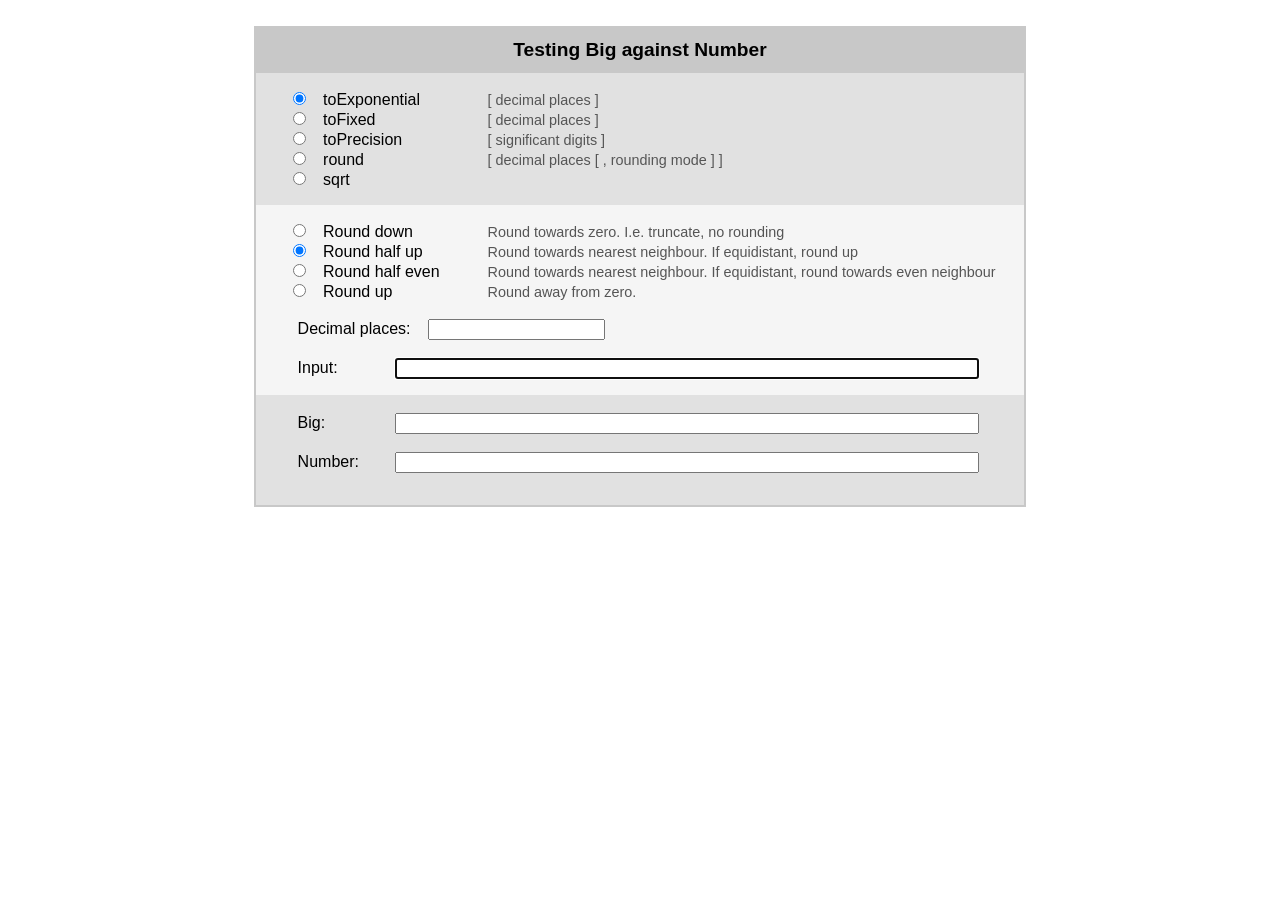
<file: js/big.js-master/test/browser/big-vs-number.html>
<!DOCTYPE html>
<html lang='en'>
<head>
  <meta charset='utf-8' />
  <meta name="Author" content="M Mclaughlin">
  <title>Testing Big against Number</title>
  <style>
    body,ul,form,h1,div{margin:0;padding:0;}
    body{font-family:Calibri, Arial, Sans-Serif;}
    form{width:48em;border:2px solid #c8c8c8;margin:1.6em auto;}
    h1{text-align:center;font-size:1.2em;background-color:#c8c8c8;padding:.6em 0;}
    ul{list-style-type:none;color:#555;padding:1em 1em 0 2em;}
    .input,ul{background-color:#f5f5f5;}
    .input,.output{padding:0 1em 1em 2em;}
    .output,.methods{background-color:#e1e1e1;}
    .methods{padding-bottom:1em;}
    .output{padding-bottom:2em;}
    .size{width:80%;}
    label{width:10em;color:#000;margin-left:.6em;display:inline-block;}
    span{font-size:.9em;}
    .arg,.result,.dp{width:5em;margin-right:.8em;margin-top:1.2em;}
    .dp{width:auto;}
    .code{width:60em;font-family:Courier New, Courier, monospace;font-size:.8em;margin:0 auto;}
  </style>
  <script src='../../big.js'></script>
</head>
<body>
  <form>
    <h1>Testing Big against Number</h1>
    <ul class='methods'>
      <li>
        <input type='radio' id='toExponential' name=1/>
        <label for='toExponential'>toExponential</label>
        <span>[ decimal places ]</span>
      </li>
      <li>
        <input type='radio' id='toFixed' name=1/>
        <label for='toFixed'>toFixed</label>
        <span>[ decimal places ]</span>
      </li>
      <li>
        <input type='radio' id='toPrecision' name=1/>
        <label for='toPrecision'>toPrecision</label>
        <span>[ significant digits ]</span>
      </li>
      <li>
        <input type='radio' id='round' name=1/>
        <label for='round'>round</label>
        <span>[ decimal places [ , rounding mode ] ]</span>
      </li>
      <li>
        <input type='radio' id='sqrt' name=1/>
        <label for='sqrt'>sqrt</label>
      </li>
    </ul>
    <ul id='roundings'>
      <li>
        <input type='radio' id=0 name=2/>
        <label for=0 >Round down</label>
        <span>Round towards zero. I.e. truncate, no rounding</span>
      </li>
      <li>
        <input type='radio' id=1 name=2/>
        <label for=1 >Round half up</label>
        <span>Round towards nearest neighbour. If equidistant, round up</span>
      </li>
      <li>
        <input type='radio' id=2 name=2/>
        <label for=2 >Round half even</label>
        <span>Round towards nearest neighbour. If equidistant, round towards even neighbour</span>
      </li>
      <li>
        <input type='radio' id=3 name=2/>
        <label for=3 >Round up</label>
        <span>Round away from zero.</span>
      </li>
    </ul>

    <div class='input'>
      <div class='dpDiv'>
        <label class='dp' id='dpLabel' for='dp'>Decimal places:</label>
        <input type='text' id='dp' name='dp' size=20 />
      </div>
      <label class='arg' for='input'>Input:</label>
      <input class='size' type='text' id='input' name='input' />
    </div>

    <div class='output'>
      <label class='result' for='big'>Big:</label>
      <input class='size' type='text' id='big' name='big' readonly />
      <div id='number'>
        <label class='result' for='num'>Number:</label>
        <input class='size' type='text' id='num' name='num' readonly />
      </div>
    </div>
  </form>
  <div class= 'code' id='code'></div>
  <script>
(function () {
    var i, lastFocus,
        d = document,
        $ = function (id) {return d.getElementById(id)},
        $input = $('input'),
        $dp = $('dp'),
        $dpLabel = $('dpLabel'),
        $num = $('num'),
        $big = $('big'),
        $number = $('number'),
        $roundings = $('roundings'),
        $code = $('code'),
        $inputs = d.getElementsByTagName('input');

    function round() {
        var i, rb, method, mode, includeNumber, numVal,
            bigVal, isSqrt, oldDP, noDP,
            code = '',
            dp = ( $dp.value = $dp.value.replace(/\s+/g, '') ),
            input = ($input.value = $input.value.replace(/\s+/g, ''));

        if ( noDP = !/(^0$|^[1-9]\d*$)/.test(dp) ) {
            dp = ( $dp.value = '' );
        }

        if (input) {
            for (i = 0; i < 9; i++) {
                rb = $inputs[i];
                if (rb.checked) {
                    if (i < 5) method = rb.id;
                    else mode = rb.id;
                }
            }

            $num.value = $big.value = $code.innerHTML = '';
            isSqrt = method == 'sqrt';

            if (includeNumber = method != 'round') {
                try {
                    numVal = isSqrt
                        ? Math.sqrt(input)
                        : Number(input)[method]( noDP ? undefined : +dp );
                } catch(e) {
                    numVal = e;
                }

                if (isSqrt) {
                    if (!noDP) {
                        oldDP = Big.DP;
                        try {
                            Big.DP = +dp;
                        } catch(e) {
                            Big.DP = oldDP;
                            $big.value = e;
                            return;
                        }
                    }
                    code = 'Big.DP = ' + Big.DP;
                }
                Big.RM = +mode;
                if (code) code += '<br>';
                code += 'Big.RM = ' + mode;
            }

            code += "<br><br>Big('" + input + "')." + method + "(";

            if (!isSqrt) {
                if (method == 'round') {
                    if (noDP) {
                        noDP = dp = null;
                    }
                    code += dp + ", " + mode;
                } else code += dp;
            }

            code += ')<br><br>';

            if (includeNumber) {
                if (isSqrt) {
                    code += "Math.sqrt('" + input + "')";
                } else {
                    code += "Number('" + input + "')." + method + "(";
                    if (!noDP) code += dp;
                    code += ")";
                }
            }

            try {
                bigVal = new Big(input)[method]( noDP ? undefined : +dp, +mode);
            } catch(e) {
                bigVal = e;
            }

            setTimeout(function () {
                $big.value = bigVal;
                if (includeNumber) $num.value = numVal;
                $code.innerHTML = code;
            }, 100);

            if (window.console && console.log) {
                input = new Big(input);
                console.log('\nc: ' + input.c +
                            '\ne: ' + input.e +
                            '\ns: ' + input.s);
            }
        }
        lastFocus.focus();
    }

    oldDP = Big.DP = 20;
    Big.RM = 1;

    $input.value = $dp.value = $num.value = $big.value = '';
    setTimeout(function () {$input.focus()}, 0);

    for (i = 0; i < 9; i++) {
        $inputs[i].checked = false;

        $inputs[i].onclick = function () {
            if (this.id >= 0) {
                round();
            } else {
                $dpLabel.innerHTML = this.id == 'toPrecision'
                    ? 'Significant digits:'
                    : 'Decimal places:';
                $number.style.display = this.id == 'round'
                    ? 'none'
                    : 'block';
                $roundings.style.display = 'block';
                $dp.value = $big.value = $num.value = $code.innerHTML = '';
                lastFocus.focus();
            }
        };
    }

    $input.onfocus = $dp.onfocus = function () {
        lastFocus = this;
    };

    $inputs[0].checked = $inputs[6].checked = true;

    document.onkeypress = function (e) {
        if ((e || window.event).keyCode == 13) {
            round();
            return false;
        } else $num.value = $big.value = '';
    };
})();
  </script>
</body>
</html>
</file>
<file: style.css>
/*CSS Document */ /*no nekecej*/

* {
    text-align: left;
    background-color: whitesmoke;
}

header {
    background-color: whitesmoke;
}

.middle {
    text-align: center;
}

.center {
    text-align: center;
    vertical-align: top;
}

p {
    font-size: 20px;
    color: #006699;
}

h1 {
    text-align: left;
    color: #006699;
    font-size: 40;
}

form {
    font-size: 20;
    color: #006699;
    background-color: white;
}

link {
    color: #006699;
    text-decoration: none;
}

button {
    background-color: #006699;
    border: none;
    color: white;
    padding: 10px 25px;
    display: inline;
    font-size: 19px;
}

div {
    background-color: whitesmoke;
}

label {
    font-size: 20px;
    display: inline;
}

input {
    width: 40px;
    padding: 12px 20px;
    margin: 8px 0;
}
</file>
